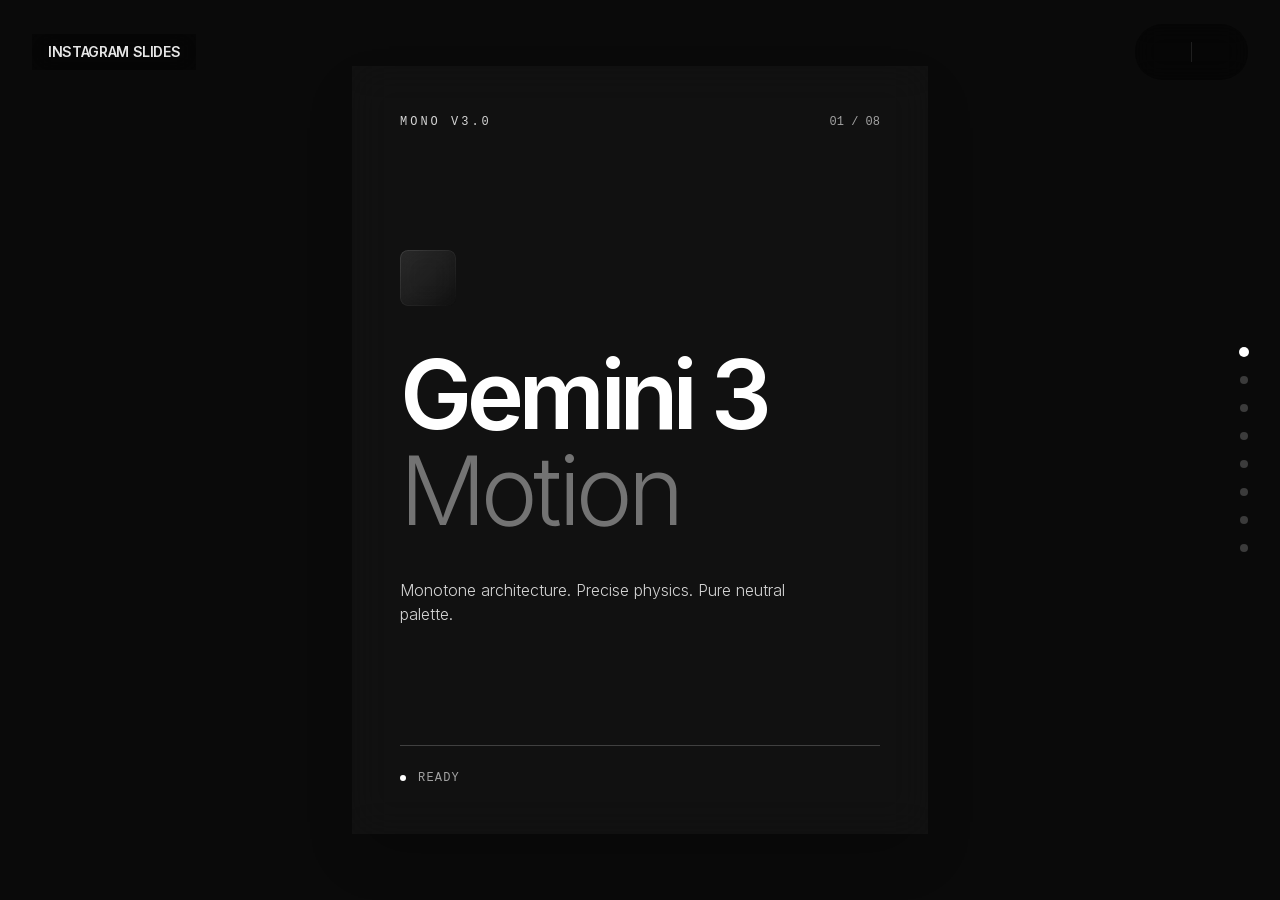
<file: Referencias/Componentes/animations-gemini/index.html>
<html lang="en"><head><meta charset="utf-8"/>
<meta content="width=device-width, initial-scale=1.0" name="viewport"/>
<title>Gemini 3 Animation Guide - Monotone V2</title>
<!-- Scripts -->
<script src="assets/resource_3fa48481346f.js"></script>
<script src="assets/iconify-icon_e19829e7f0e8.js"></script>
<link href="assets/css2_d532a689d235.css" rel="stylesheet"/>
<style>
/* Base Setup */
:root {
--bg-deep: #050505;
}
body {
font-family: 'Inter', sans-serif;
background-color: var(--bg-deep);
color: #e5e5e5;
scrollbar-width: none;
-ms-overflow-style: none;
}
body::-webkit-scrollbar {
display: none;
}
html {
scroll-behavior: smooth;
}
/* Animations */
@keyframes animationIn {
0% { opacity: 0; transform: translateY(30px); filter: blur(10px); }
100% { opacity: 1; transform: translateY(0); filter: blur(0px); }
}
@keyframes marquee {
0% { transform: translateX(0); }
100% { transform: translateX(-50%); }
}
.animate-marquee { animation: marquee 40s linear infinite; }
@keyframes shimmer {
from { transform: translateX(-100%) skewX(-15deg); }
to { transform: translateX(200%) skewX(-15deg); }
}
@keyframes textSlide {
0% { transform: translateY(110%); opacity: 0; }
100% { transform: translateY(0); opacity: 1; }
}
.text-clip-anim span {
display: inline-block;
animation: textSlide 0.9s cubic-bezier(0.16, 1, 0.3, 1) forwards;
opacity: 0;
}
/* Flashlight Effect */
.flashlight-card { background: rgba(255, 255, 255, 0.01); }
.flashlight-card::before {
content: "";
position: absolute;
inset: 0px;
background: radial-gradient(
800px circle at var(--mouse-x) var(--mouse-y),
rgba(255, 255, 255, 0.08),
transparent 40%
);
opacity: 0;
transition: opacity 0.5s;
pointer-events: none;
z-index: 2;
}
.flashlight-card:hover::before { opacity: 1; }
/* Utility */
.glass-panel {
background: rgba(23, 23, 23, 0.6);
backdrop-filter: blur(20px);
}
</style>
<link href="assets/css2_86e10c4bcbd4.css" id="all-fonts-link-font-geist" rel="stylesheet"/><style id="all-fonts-style-font-geist">.font-geist { font-family: 'Geist', sans-serif !important; }</style><link href="assets/css2_0fc20595ebff.css" id="all-fonts-link-font-roboto" rel="stylesheet"/><style id="all-fonts-style-font-roboto">.font-roboto { font-family: 'Roboto', sans-serif !important; }</style><link href="assets/css2_23afcbef9bdd.css" id="all-fonts-link-font-montserrat" rel="stylesheet"/><style id="all-fonts-style-font-montserrat">.font-montserrat { font-family: 'Montserrat', sans-serif !important; }</style><link href="assets/css2_82ced711bf49.css" id="all-fonts-link-font-poppins" rel="stylesheet"/><style id="all-fonts-style-font-poppins">.font-poppins { font-family: 'Poppins', sans-serif !important; }</style><link href="assets/css2_fa22aa91016e.css" id="all-fonts-link-font-playfair" rel="stylesheet"/><style id="all-fonts-style-font-playfair">.font-playfair { font-family: 'Playfair Display', serif !important; }</style><link href="assets/css2_2b2d87bc82d8.css" id="all-fonts-link-font-instrument-serif" rel="stylesheet"/><style id="all-fonts-style-font-instrument-serif">.font-instrument-serif { font-family: 'Instrument Serif', serif !important; }</style><link href="assets/css2_4fef849c83da.css" id="all-fonts-link-font-merriweather" rel="stylesheet"/><style id="all-fonts-style-font-merriweather">.font-merriweather { font-family: 'Merriweather', serif !important; }</style><link href="assets/css2_a7b22b336fe1.css" id="all-fonts-link-font-bricolage" rel="stylesheet"/><style id="all-fonts-style-font-bricolage">.font-bricolage { font-family: 'Bricolage Grotesque', sans-serif !important; }</style><link href="assets/css2_0b2072b66163.css" id="all-fonts-link-font-jakarta" rel="stylesheet"/><style id="all-fonts-style-font-jakarta">.font-jakarta { font-family: 'Plus Jakarta Sans', sans-serif !important; }</style><link href="assets/css2_9b8bf743d4a8.css" id="all-fonts-link-font-manrope" rel="stylesheet"/><style id="all-fonts-style-font-manrope">.font-manrope { font-family: 'Manrope', sans-serif !important; }</style><link href="assets/css2_8e191ef32247.css" id="all-fonts-link-font-space-grotesk" rel="stylesheet"/><style id="all-fonts-style-font-space-grotesk">.font-space-grotesk { font-family: 'Space Grotesk', sans-serif !important; }</style><link href="assets/css2_70fd47a02eed.css" id="all-fonts-link-font-work-sans" rel="stylesheet"/><style id="all-fonts-style-font-work-sans">.font-work-sans { font-family: 'Work Sans', sans-serif !important; }</style><link href="assets/css2_b52fc18295f8.css" id="all-fonts-link-font-pt-serif" rel="stylesheet"/><style id="all-fonts-style-font-pt-serif">.font-pt-serif { font-family: 'PT Serif', serif !important; }</style><link href="assets/css2_62759cd015bd.css" id="all-fonts-link-font-geist-mono" rel="stylesheet"/><style id="all-fonts-style-font-geist-mono">.font-geist-mono { font-family: 'Geist Mono', monospace !important; }</style><link href="assets/css2_f495c2faa2a6.css" id="all-fonts-link-font-space-mono" rel="stylesheet"/><style id="all-fonts-style-font-space-mono">.font-space-mono { font-family: 'Space Mono', monospace !important; }</style><link href="assets/css2_6f16cdd6fd9f.css" id="all-fonts-link-font-quicksand" rel="stylesheet"/><style id="all-fonts-style-font-quicksand">.font-quicksand { font-family: 'Quicksand', sans-serif !important; }</style><link href="assets/css2_94cb6f0c406a.css" id="all-fonts-link-font-nunito" rel="stylesheet"/><style id="all-fonts-style-font-nunito">.font-nunito { font-family: 'Nunito', sans-serif !important; }</style><style id="border-gradient-shared-style">
[style*="--border-gradient"]::before {
content: "";
position: absolute;
inset: 0;
padding: 1px;
border-radius: var(--border-radius-before, inherit);
-webkit-mask: linear-gradient(#fff 0 0) content-box,
linear-gradient(#fff 0 0);
-webkit-mask-composite: xor;
mask-composite: exclude;
background: var(--border-gradient);
pointer-events: none;
}</style> <style>
/* 3D Transform utilities */
</style>
<script>
// Configure Tailwind to include our custom 3D transform utilities
tailwind.config = {
theme: {
extend: {
// Add any custom theme extensions here if needed
}
},
plugins: [
function({ addUtilities }) {
const rotateXUtilities = {};
const rotateYUtilities = {};
const rotateZUtilities = {};
const rotateValues = [0, 5, 10, 15, 20, 30, 45, 75];
// Generate rotate-x utilities
rotateValues.forEach((value) => {
rotateXUtilities[`.rotate-x-${value}`] = {
'--tw-rotate-x': `${value}deg`,
transform: `
translate3d(var(--tw-translate-x, 0), var(--tw-translate-y, 0), var(--tw-translate-z, 0))
rotateX(var(--tw-rotate-x, 0))
rotateY(var(--tw-rotate-y, 0))
rotateZ(var(--tw-rotate-z, 0))
skewX(var(--tw-skew-x, 0))
skewY(var(--tw-skew-y, 0))
scaleX(var(--tw-scale-x, 1))
scaleY(var(--tw-scale-y, 1))
`.replace(/\\s+/g, ' ').trim(),
};
if (value !== 0) {
rotateXUtilities[`.-rotate-x-${value}`] = {
'--tw-rotate-x': `-${value}deg`,
transform: `
translate3d(var(--tw-translate-x, 0), var(--tw-translate-y, 0), var(--tw-translate-z, 0))
rotateX(var(--tw-rotate-x, 0))
rotateY(var(--tw-rotate-y, 0))
rotateZ(var(--tw-rotate-z, 0))
skewX(var(--tw-skew-x, 0))
skewY(var(--tw-skew-y, 0))
scaleX(var(--tw-scale-x, 1))
scaleY(var(--tw-scale-y, 1))
`.replace(/\\s+/g, ' ').trim(),
};
}
});
// Generate rotate-y utilities
rotateValues.forEach((value) => {
rotateYUtilities[`.rotate-y-${value}`] = {
'--tw-rotate-y': `${value}deg`,
transform: `
translate3d(var(--tw-translate-x, 0), var(--tw-translate-y, 0), var(--tw-translate-z, 0))
rotateX(var(--tw-rotate-x, 0))
rotateY(var(--tw-rotate-y, 0))
rotateZ(var(--tw-rotate-z, 0))
skewX(var(--tw-skew-x, 0))
skewY(var(--tw-skew-y, 0))
scaleX(var(--tw-scale-x, 1))
scaleY(var(--tw-scale-y, 1))
`.replace(/\\s+/g, ' ').trim(),
};
if (value !== 0) {
rotateYUtilities[`.-rotate-y-${value}`] = {
'--tw-rotate-y': `-${value}deg`,
transform: `
translate3d(var(--tw-translate-x, 0), var(--tw-translate-y, 0), var(--tw-translate-z, 0))
rotateX(var(--tw-rotate-x, 0))
rotateY(var(--tw-rotate-y, 0))
rotateZ(var(--tw-rotate-z, 0))
skewX(var(--tw-skew-x, 0))
skewY(var(--tw-skew-y, 0))
scaleX(var(--tw-scale-x, 1))
scaleY(var(--tw-scale-y, 1))
`.replace(/\\s+/g, ' ').trim(),
};
}
});
// Generate rotate-z utilities
rotateValues.forEach((value) => {
rotateZUtilities[`.rotate-z-${value}`] = {
'--tw-rotate-z': `${value}deg`,
transform: `
translate3d(var(--tw-translate-x, 0), var(--tw-translate-y, 0), var(--tw-translate-z, 0))
rotateX(var(--tw-rotate-x, 0))
rotateY(var(--tw-rotate-y, 0))
rotateZ(var(--tw-rotate-z, 0))
skewX(var(--tw-skew-x, 0))
skewY(var(--tw-skew-y, 0))
scaleX(var(--tw-scale-x, 1))
scaleY(var(--tw-scale-y, 1))
`.replace(/\\s+/g, ' ').trim(),
};
if (value !== 0) {
rotateZUtilities[`.-rotate-z-${value}`] = {
'--tw-rotate-z': `-${value}deg`,
transform: `
translate3d(var(--tw-translate-x, 0), var(--tw-translate-y, 0), var(--tw-translate-z, 0))
rotateX(var(--tw-rotate-x, 0))
rotateY(var(--tw-rotate-y, 0))
rotateZ(var(--tw-rotate-z, 0))
skewX(var(--tw-skew-x, 0))
skewY(var(--tw-skew-y, 0))
scaleX(var(--tw-scale-x, 1))
scaleY(var(--tw-scale-y, 1))
`.replace(/\\s+/g, ' ').trim(),
};
}
});
// Perspective utilities
const perspectiveUtilities = {
".perspective-none": { perspective: "none" },
".perspective-dramatic": { perspective: "100px" },
".perspective-near": { perspective: "300px" },
".perspective-normal": { perspective: "500px" },
".perspective-midrange": { perspective: "800px" },
".perspective-distant": { perspective: "1200px" },
};
// Transform style utilities
const transformStyleUtilities = {
".transform-style-preserve-3d": { "transform-style": "preserve-3d" },
".transform-style-flat": { "transform-style": "flat" },
};
addUtilities({
...rotateXUtilities,
...rotateYUtilities,
...rotateZUtilities,
...perspectiveUtilities,
...transformStyleUtilities,
});
}
]
};
</script></head>
<body class="antialiased selection:bg-white/20 selection:text-white relative bg-neutral-950 overflow-hidden">
<!-- Fixed Header -->
<header class="fixed top-0 left-0 right-0 z-[60] px-4 md:px-8 py-4 md:py-6 flex justify-between items-center pointer-events-none">
<div class="pointer-events-auto">
<h1 class="text-xs md:text-sm font-semibold tracking-tight text-white uppercase opacity-90 backdrop-blur-md px-3 md:px-4 py-2 rounded-none bg-black/40">
                Instagram Slides
            </h1>
</div>
<div class="pointer-events-auto flex items-center gap-2 backdrop-blur-md p-2 rounded-full bg-black/40">
<button class="w-8 h-8 md:w-10 md:h-10 flex items-center justify-center rounded-full hover:bg-white/10 transition-colors text-white/70 hover:text-white" onclick="navigateSlide(-1)">
<iconify-icon class="md:w-6 md:h-6" icon="solar:alt-arrow-up-bold-duotone" width="20"></iconify-icon>
</button>
<div class="w-[1px] h-4 md:h-5 bg-white/10"></div>
<button class="w-8 h-8 md:w-10 md:h-10 flex items-center justify-center rounded-full hover:bg-white/10 transition-colors text-white/70 hover:text-white" onclick="navigateSlide(1)">
<iconify-icon class="md:w-6 md:h-6" icon="solar:alt-arrow-down-bold-duotone" width="20"></iconify-icon>
</button>
</div>
</header>
<!-- Navigation Dots (Hidden on Mobile) -->
<div class="fixed right-8 top-1/2 -translate-y-1/2 z-[60] hidden md:flex flex-col gap-5" id="nav-dots">
<a aria-label="Go to slide 1" class="nav-dot w-2 h-2 rounded-full hover:bg-white transition-all duration-300" href="#section-1"></a>
<a aria-label="Go to slide 2" class="nav-dot w-2 h-2 rounded-full hover:bg-white transition-all duration-300" href="#section-2"></a>
<a aria-label="Go to slide 3" class="nav-dot w-2 h-2 rounded-full hover:bg-white transition-all duration-300" href="#section-3"></a>
<a aria-label="Go to slide 4" class="nav-dot w-2 h-2 rounded-full hover:bg-white transition-all duration-300" href="#section-4"></a>
<a aria-label="Go to slide 5" class="nav-dot w-2 h-2 rounded-full hover:bg-white transition-all duration-300" href="#section-5"></a>
<a aria-label="Go to slide 6" class="nav-dot w-2 h-2 rounded-full hover:bg-white transition-all duration-300" href="#section-6"></a>
<a aria-label="Go to slide 7" class="nav-dot w-2 h-2 rounded-full hover:bg-white transition-all duration-300" href="#section-7"></a>
<a aria-label="Go to slide 8" class="nav-dot w-2 h-2 rounded-full hover:bg-white transition-all duration-300" href="#section-8"></a>
</div>
<!-- Scroll Container -->
<main class="overflow-y-scroll snap-y snap-mandatory scroll-smooth w-full h-screen relative" id="main-scroll">
<!-- Slide 1: Cover -->
<section class="snap-start shrink-0 flex w-full h-screen pt-0 pr-0 pb-0 pl-0 relative items-center justify-center" data-index="0" id="section-1">
<div class="h-full md:h-auto md:aspect-[3/4] glass-panel overflow-hidden flex flex-col group bg-center w-full max-w-none md:max-w-xl bg-cover rounded-none pt-20 md:pt-12 pr-6 md:pr-12 pb-12 pl-6 md:pl-12 relative shadow-2xl justify-between bg-[url(https://hoirqrkdgbmvpwutwuwj.supabase.co/storage/v1/object/public/assets/assets/53970266-f8db-425c-8883-5535f3e41c4d_1600w.webp)]" style="transition: outline 0.1s ease-in-out;">
<div class="flex justify-between items-center opacity-70 animate-on-scroll [animation:animationIn_0.8s_ease-out_0.1s_both] animate">
<span class="text-xs uppercase tracking-[0.25em] font-mono text-neutral-300">Mono V3.0</span>
<span class="text-xs font-mono text-neutral-400">01 / 08</span>
</div>
<div class="relative z-10 space-y-6 md:space-y-10">
<div class="flex animate-on-scroll [animation:animationIn_0.8s_ease-out_0.2s_both] animate bg-gradient-to-br from-white/10 to-white/0 w-12 h-12 md:w-14 md:h-14 rounded-lg mb-4 md:mb-6 backdrop-blur-md items-center justify-center" style="position: relative; --border-gradient: linear-gradient(135deg, rgba(255, 255, 255, 0.1), rgba(255, 255, 255, 0)); --border-radius-before: 8px">
<!-- Solar Icon -->
<iconify-icon class="text-2xl md:text-3xl text-white" icon="solar:stars-minimalistic-bold-duotone"></iconify-icon>
</div>
<h1 class="leading-[0.9] animate-on-scroll [animation:animationIn_0.8s_ease-out_0.3s_both] animate text-6xl md:text-8xl font-semibold text-white tracking-tighter">
          Gemini 3<br/>
<span class="font-light text-neutral-500">Motion</span>
</h1>
<p class="leading-relaxed animate-on-scroll [animation:animationIn_0.8s_ease-out_0.4s_both] animate text-sm md:text-base font-light text-neutral-300 max-w-[90%]">
          Monotone architecture. Precise physics. Pure neutral palette.
        </p>
</div>
<div class="space-y-6 animate-on-scroll [animation:animationIn_0.8s_ease-out_0.6s_both] animate">
<div class="h-[1px] w-full bg-white/20"></div>
<div class="flex justify-between items-end">
<div class="flex items-center gap-3 text-xs text-neutral-400 font-mono uppercase tracking-widest">
<span class="w-1.5 h-1.5 bg-white rounded-full animate-pulse"></span>
            Ready
          </div>
<iconify-icon class="text-2xl text-white animate-bounce" icon="solar:arrow-down-bold-duotone"></iconify-icon>
</div>
</div>
</div>
</section>
<!-- Slide 2: Intro -->
<section class="snap-start shrink-0 flex w-full h-screen pt-0 pr-0 pb-0 pl-0 relative items-center justify-center" data-index="1" id="section-2">
<div class="h-full md:h-auto md:aspect-[3/4] glass-panel overflow-hidden flex flex-col bg-center w-full bg-[url(https://hoirqrkdgbmvpwutwuwj.supabase.co/storage/v1/object/public/assets/assets/d1e715c0-e250-4e7f-a4f5-433e96d81f31_1600w.webp)] max-w-none md:max-w-xl bg-cover rounded-none pt-20 md:pt-12 pr-6 md:pr-12 pb-12 pl-6 md:pl-12 relative">
<span class="text-xs uppercase tracking-[0.25em] font-mono text-neutral-400 mb-6 md:mb-10 block animate-on-scroll [animation:animationIn_0.8s_ease-out_0.1s_both]">02 — Intro</span>
<h2 class="animate-on-scroll [animation:animationIn_0.8s_ease-out_0.2s_both] text-4xl md:text-6xl font-medium text-white tracking-tight mb-4 md:mb-6">
        Enhance with<br/><span class="text-neutral-500">Motion</span></h2>
<p class="text-sm md:text-base text-neutral-400 mb-8 md:mb-12 leading-relaxed max-w-md animate-on-scroll [animation:animationIn_0.8s_ease-out_0.3s_both]">
        Structure: Hero intro, hover interactions, reveal.
      </p>
<div class="flex-1 bg-neutral-900/60 rounded-none p-4 md:p-6 relative overflow-hidden group animate-on-scroll [animation:animationIn_0.8s_ease-out_0.4s_both]">
<div class="bg-center bg-gradient-to-br from-black/10 to-black/0 opacity-100 absolute top-0 right-0 bottom-0 left-0 backdrop-blur-lg">
</div>
<div class="z-10 mt-2 relative space-y-4">
<div class="animate-on-scroll [animation:animationIn_0.8s_ease-out_0.5s_both] bg-gradient-to-br from-white/10 to-white/0 w-2/3 h-8 rounded-none backdrop-blur">
</div>
<div class="animate-on-scroll [animation:animationIn_0.8s_ease-out_0.6s_both] bg-gradient-to-br from-white/10 to-white/0 w-full h-16 md:h-24 rounded-none backdrop-blur">
</div>
<div class="flex gap-3">
<div class="animate-on-scroll [animation:animationIn_0.8s_ease-out_0.7s_both] bg-gradient-to-br from-white/10 to-white/0 w-1/2 h-16 md:h-20 rounded-none backdrop-blur">
</div>
<div class="animate-on-scroll [animation:animationIn_0.8s_ease-out_0.8s_both] bg-gradient-to-br from-white/10 to-white/0 w-1/2 h-16 md:h-20 rounded-none backdrop-blur">
</div>
</div>
</div>
<div class="absolute bottom-6 left-6 right-6 bg-black/80 backdrop-blur-md p-4 rounded-none animate-on-scroll [animation:animationIn_0.8s_ease-out_1s_both]">
<p class="leading-tight text-xs md:text-base text-neutral-300 font-mono">
            "Animate when in view: fade in, slide in, blur in..."
          </p>
</div>
</div>
</div>
</section>
<!-- Slide 3: Buttons -->
<section class="snap-start shrink-0 flex w-full h-screen pt-0 pr-0 pb-0 pl-0 relative items-center justify-center" data-index="2" id="section-3">
<div class="h-full md:h-auto md:aspect-[3/4] glass-panel overflow-hidden flex flex-col bg-center w-full bg-[url(https://hoirqrkdgbmvpwutwuwj.supabase.co/storage/v1/object/public/assets/assets/6ea6d66c-a7a6-4548-9b3f-680a206078c3_1600w.webp)] max-w-none md:max-w-xl bg-cover rounded-none pt-20 md:pt-12 pr-6 md:pr-12 pb-12 pl-6 md:pl-12 relative items-center justify-center">
<div class="absolute top-20 md:top-12 left-6 md:left-12 right-6 md:right-12">
<span class="text-xs uppercase tracking-[0.25em] font-mono text-neutral-400">03 — Buttons</span>
<h2 class="text-4xl md:text-5xl font-medium text-white tracking-tight mt-4">Beam Animation</h2>
</div>
<div class="group animate-on-scroll [animation:animationIn_0.8s_ease-out_0.3s_both] mt-20 md:mt-80 relative scale-110 md:scale-125">
<div class="-inset-2 group-hover:opacity-100 transition duration-500 bg-neutral-600/30 opacity-0 rounded-full absolute blur-xl">
</div>
<!-- Shimmer Beam Animation Layer -->
<div class="absolute -inset-[1px] rounded-full overflow-hidden opacity-0 group-hover:opacity-100 transition duration-500 pointer-events-none">
<div class="absolute top-1/2 left-1/2 -translate-x-1/2 -translate-y-1/2 w-[300%] h-[300%] bg-[conic-gradient(from_0deg,transparent_0_340deg,white_360deg)] animate-[spin_2s_linear_infinite]"></div>
</div>
<button class="group relative z-10 flex items-center justify-center overflow-hidden rounded-full p-[1px] leading-none">
<span class="absolute inset-[-1000%] animate-[spin_2s_linear_infinite] bg-[conic-gradient(from_0deg,transparent_0_340deg,white_360deg)]"></span>
<span class="relative flex h-full w-full items-center rounded-full bg-black pt-4 pr-10 pb-4 pl-10 ring-1 ring-white/10">
<span class="absolute inset-0 overflow-hidden rounded-full">
<span class="absolute top-0 left-0 h-full w-full -skew-x-12 bg-gradient-to-r from-transparent via-white/20 to-transparent opacity-0 group-hover:animate-[shimmer_1.5s_infinite] group-hover:opacity-100"></span>
</span>
<span class="relative z-10 flex items-center">
<span class="text-lg font-medium tracking-wide text-white">Get Access</span>
</span>
<span class="relative z-10 ml-4 flex items-center text-neutral-500 transition duration-200 group-hover:translate-x-1 group-hover:text-white">
<iconify-icon class="text-2xl" icon="solar:arrow-right-bold-duotone"></iconify-icon>
</span>
</span>
</button>
</div>
<div class="mt-20 p-6 border-l-2 border-white/20 rounded-none w-full animate-on-scroll [animation:animationIn_0.8s_ease-out_0.5s_both]">
<p class="leading-relaxed text-sm md:text-base text-neutral-400 font-mono">
<span class="text-white">Prompt:</span> "Add a 1px shimmer beam animation around the pill-shaped button on
          hover."
        </p>
</div>
</div>
</section>
<!-- Slide 4: Typography -->
<section class="h-screen w-full snap-start shrink-0 flex items-center justify-center relative p-0" data-index="3" id="section-4">
<div class="h-full md:h-auto md:aspect-[3/4] glass-panel overflow-hidden flex flex-col bg-neutral-900/50 w-full max-w-none md:max-w-xl rounded-none pt-20 md:pt-12 pr-6 md:pr-12 pb-12 pl-6 md:pl-12 relative justify-center">
<span class="absolute top-20 md:top-12 left-6 md:left-12 text-xs uppercase tracking-[0.25em] font-mono text-neutral-500 animate-on-scroll [animation:animationIn_0.8s_ease-out_0.1s_both]">04 — Typography</span>
<div class="space-y-1">
<div class="flex animate-on-scroll [animation:animationIn_0.8s_ease-out_0.2s_both]">
<h2 class="text-5xl md:text-7xl font-semibold text-white tracking-tighter" style="animation-delay: 0s">Clip-path</h2>
</div>
<div class="flex animate-on-scroll [animation:animationIn_0.8s_ease-out_0.3s_both]">
<h2 class="text-5xl md:text-7xl font-semibold text-neutral-600 tracking-tighter" style="animation-delay: 0.1s">Typography</h2>
</div>
<div class="flex animate-on-scroll [animation:animationIn_0.8s_ease-out_0.4s_both]">
<h2 class="text-5xl md:text-7xl font-semibold text-neutral-800 tracking-tighter" style="animation-delay: 0.2s">Animation</h2>
</div>
</div>
<div class="animate-on-scroll [animation:animationIn_0.8s_ease-out_0.6s_both] text-sm md:text-base font-light text-neutral-500 border-neutral-800 border-l-2 mt-16 pl-6">
        "Add a vertical text clip slide down animation letter by letter"
      </div>
</div>
</section>
<!-- Slide 5: Logos -->
<section class="snap-start shrink-0 flex w-full h-screen pt-0 pr-0 pb-0 pl-0 relative items-center justify-center" data-index="4" id="section-5">
<div class="h-full md:h-auto md:aspect-[3/4] glass-panel overflow-hidden flex flex-col w-full max-w-none md:max-w-xl rounded-none p-0 relative justify-center bg-neutral-900/40">
<div class="p-6 md:p-12 pb-0">
<span class="text-xs uppercase tracking-[0.25em] font-mono text-neutral-500 animate-on-scroll [animation:animationIn_0.8s_ease-out_0.1s_both]">05 — Social Proof</span>
<h2 class="text-4xl md:text-5xl font-medium tracking-tight mt-4 mb-8 md:mb-16 text-white animate-on-scroll [animation:animationIn_0.8s_ease-out_0.2s_both]">
          Infinite Loop</h2>
</div>
<div class="relative w-full py-12 md:py-16 border-y border-white/5 bg-black/40 animate-on-scroll [animation:animationIn_0.8s_ease-out_0.4s_both]">
<div class="absolute left-0 top-0 bottom-0 w-12 md:w-24 z-10 bg-gradient-to-r from-[#0d0d0d] to-transparent"></div>
<div class="absolute right-0 top-0 bottom-0 w-12 md:w-24 z-10 bg-gradient-to-l from-[#0d0d0d] to-transparent"></div>
<div class="flex overflow-hidden w-full">
<div class="flex animate-marquee whitespace-nowrap gap-8 md:gap-16 items-center">
<!-- Brand icons -->
<iconify-icon class="text-2xl md:text-3xl text-neutral-400" icon="simple-icons:nvidia"></iconify-icon>
<iconify-icon class="text-2xl md:text-3xl text-neutral-400" icon="simple-icons:linear"></iconify-icon>
<iconify-icon class="text-2xl md:text-3xl text-neutral-400" icon="simple-icons:vercel"></iconify-icon>
<iconify-icon class="text-2xl md:text-3xl text-neutral-400" icon="simple-icons:apple"></iconify-icon>
<iconify-icon class="text-4xl md:text-5xl text-neutral-400" icon="simple-icons:stripe"></iconify-icon>
<iconify-icon class="text-4xl md:text-5xl text-neutral-400" icon="simple-icons:spacex"></iconify-icon>
<iconify-icon class="text-2xl md:text-3xl text-neutral-400" icon="simple-icons:nvidia"></iconify-icon>
<iconify-icon class="text-2xl md:text-3xl text-neutral-400" icon="simple-icons:linear"></iconify-icon>
<iconify-icon class="text-2xl md:text-3xl text-neutral-400" icon="simple-icons:vercel"></iconify-icon>
<iconify-icon class="text-2xl md:text-3xl text-neutral-400" icon="simple-icons:apple"></iconify-icon>
<iconify-icon class="text-4xl md:text-5xl text-neutral-400" icon="simple-icons:stripe"></iconify-icon>
<iconify-icon class="text-4xl md:text-5xl text-neutral-400" icon="simple-icons:spacex"></iconify-icon>
</div>
</div>
</div>
<div class="pt-8 pr-6 md:pr-12 pb-12 pl-6 md:pl-12">
<p class="animate-on-scroll [animation:animationIn_0.8s_ease-out_0.6s_both] text-sm md:text-base text-neutral-400 font-mono">
          "Add a marquis infinite loop slow animation using alpha mask"
        </p>
</div>
</div>
</section>
<!-- Slide 6: Switching -->
<section class="h-screen w-full snap-start shrink-0 flex items-center justify-center relative p-0" data-index="5" id="section-6">
<div class="h-full md:h-auto md:aspect-[3/4] glass-panel overflow-hidden flex flex-col bg-center w-full bg-[url(https://hoirqrkdgbmvpwutwuwj.supabase.co/storage/v1/object/public/assets/assets/47ccf769-0cb4-4a95-804e-cc919fd6d449_1600w.webp)] max-w-none md:max-w-xl bg-cover rounded-none pt-20 md:pt-12 pr-6 md:pr-12 pb-12 pl-6 md:pl-12 relative items-center justify-center">
<span class="absolute top-20 md:top-12 left-6 md:left-12 text-xs uppercase tracking-[0.25em] font-mono text-neutral-500 animate-on-scroll [animation:animationIn_0.8s_ease-out_0.1s_both]">06 — Switching</span>
<div class="flex animate-on-scroll [animation:animationIn_0.8s_ease-out_0.3s_both] w-full h-80 relative perspective-1000 items-center justify-center">
<div class="absolute w-[80%] h-[80%] bg-neutral-800/80 backdrop-blur rounded-none -translate-y-6 scale-95 opacity-40">
</div>
<div class="flex flex-col transition-all duration-500 hover:scale-[1.02] z-10 bg-stone-950 w-[85%] h-[85%] ring-white/10 ring-1 rounded-none pt-8 pr-8 pb-8 pl-8 absolute shadow-2xl">
<div class="flex bg-gradient-to-br from-white/10 to-white/0 w-12 h-12 rounded-none mb-6 items-center justify-center">
<iconify-icon class="text-2xl text-white" icon="solar:database-bold-duotone"></iconify-icon>
</div>
<div class="bg-gradient-to-br from-white/10 to-white/0 w-16 h-3 rounded-sm mb-6"></div>
<div class="bg-gradient-to-br from-white/10 to-white/0 w-full h-3 rounded-sm mb-3"></div>
<div class="bg-gradient-to-br from-white/10 to-white/0 w-2/3 h-3 rounded-sm"></div>
</div>
<div class="absolute -bottom-12 flex gap-6">
<button class="flex hover:bg-white hover:text-black transition-colors text-neutral-400 bg-neutral-900 w-12 h-12 rounded-full items-center justify-center" style="position: relative; --border-gradient: linear-gradient(135deg, rgba(255, 255, 255, 0.1), rgba(255, 255, 255, 0)); --border-radius-before: 9999px">
<iconify-icon class="text-xl" icon="solar:arrow-left-bold-duotone"></iconify-icon>
</button>
<button class="flex hover:bg-white hover:text-black transition-colors text-neutral-400 bg-neutral-900 w-12 h-12 rounded-full items-center justify-center" style="position: relative; --border-gradient: linear-gradient(135deg, rgba(255, 255, 255, 0.1), rgba(255, 255, 255, 0)); --border-radius-before: 9999px">
<iconify-icon class="text-xl" icon="solar:arrow-right-bold-duotone"></iconify-icon>
</button>
</div>
</div>
<div class="mt-24 pt-8 pr-6 md:pr-12 pb-12 pl-6 md:pl-12">
<p class="animate-on-scroll [animation:animationIn_0.8s_ease-out_0.6s_both] text-sm md:text-base text-neutral-400 font-mono">"Animate the cards to rotate between 3 cards in a loop. Add prev/next arrows to switch between cards."</p>
</div></div>
</section>
<!-- Slide 7: Interaction -->
<section class="h-screen w-full snap-start shrink-0 flex items-center justify-center relative p-0" data-index="6" id="section-7">
<div class="h-full md:h-auto md:aspect-[3/4] glass-panel overflow-hidden flex flex-col bg-center w-full bg-[url(https://hoirqrkdgbmvpwutwuwj.supabase.co/storage/v1/object/public/assets/assets/7b8e6a1f-44f9-49ef-a26c-bf0d87724acf_1600w.webp)] max-w-none md:max-w-xl bg-cover rounded-none pt-20 md:pt-12 pr-6 md:pr-12 pb-12 pl-6 md:pl-12 relative justify-center">
<span class="absolute top-20 md:top-12 left-6 md:left-12 text-xs uppercase tracking-[0.25em] font-mono text-neutral-500 animate-on-scroll [animation:animationIn_0.8s_ease-out_0.1s_both]">07 — Interaction</span>
<h2 class="text-4xl md:text-5xl font-medium tracking-tight mb-8 md:mb-12 text-white animate-on-scroll [animation:animationIn_0.8s_ease-out_0.2s_both]">
        Flashlight Reveal</h2>
<div class="grid grid-cols-2 gap-x-4 md:gap-x-6 gap-y-4 md:gap-y-6">
<div class="flashlight-card relative aspect-square border-0 bg-neutral-900/60 ring-1 ring-white/5 rounded-none p-4 md:p-6 flex flex-col justify-end group overflow-hidden animate-on-scroll [animation:animationIn_0.8s_ease-out_0.4s_both]" onmousemove="const rect = this.getBoundingClientRect(); this.style.setProperty('--mouse-x', `${event.clientX - rect.left}px`); this.style.setProperty('--mouse-y', `${event.clientY - rect.top}px`);">
<iconify-icon class="text-3xl md:text-5xl text-neutral-500 mb-2 md:mb-4 group-hover:text-white transition-colors duration-500" icon="solar:layers-minimalistic-bold-duotone"></iconify-icon>
<div class="text-xs md:text-sm text-neutral-400 font-medium tracking-wide">Hover Me</div>
</div>
<div class="flashlight-card aspect-square flex flex-col group overflow-hidden animate-on-scroll [animation:animationIn_0.8s_ease-out_0.6s_both] bg-neutral-900/60 border-0 ring-white/5 ring-1 rounded-none p-4 md:p-6 relative backdrop-blur justify-end" onmousemove="const rect = this.getBoundingClientRect(); this.style.setProperty('--mouse-x', `${event.clientX - rect.left}px`); this.style.setProperty('--mouse-y', `${event.clientY - rect.top}px`);" style="--mouse-x: 106.5px; --mouse-y: 219px;">
<iconify-icon class="text-3xl md:text-5xl text-neutral-500 mb-2 md:mb-4 group-hover:text-white transition-colors duration-500" icon="solar:cpu-bold-duotone"></iconify-icon>
<div class="text-xs md:text-sm text-neutral-400 font-medium tracking-wide">Trace Border</div>
</div>
</div>
<div class="mt-8 md:mt-10 text-xs text-neutral-500 font-mono animate-on-scroll [animation:animationIn_0.8s_ease-out_0.8s_both]">
        "Add a subtle flashlight effect on hover/mouse position to background."
      </div>
</div>
</section>
<!-- Slide 8: End -->
<section class="h-screen w-full snap-start shrink-0 flex items-center justify-center relative p-0" data-index="7" id="section-8">
<div class="h-full md:h-auto md:aspect-[3/4] glass-panel overflow-hidden flex flex-col bg-center w-full bg-[url(https://hoirqrkdgbmvpwutwuwj.supabase.co/storage/v1/object/public/assets/assets/67df17f7-9681-4bd3-927b-ac569042a884_1600w.webp)] max-w-none md:max-w-xl bg-cover rounded-none pt-0 pr-0 pb-0 pl-0 relative justify-between">
<div class="p-6 md:p-12 pt-20 md:pt-12">
<span class="text-xs uppercase tracking-[0.25em] font-mono text-neutral-500 animate-on-scroll [animation:animationIn_0.8s_ease-out_0.1s_both]">08 — End</span>
<h1 class="animate-on-scroll [animation:animationIn_0.8s_ease-out_0.2s_both] text-5xl md:text-7xl font-medium text-white tracking-tighter mt-6 mb-4">
          Build Better<br/>Interfaces.</h1>
</div>
<div class="overflow-hidden mask-image-gradient animate-on-scroll [animation:animationIn_0.8s_ease-out_0.4s_both] h-48 md:h-56 z-10 relative" style="mask-image: linear-gradient(180deg, transparent, black 20%, black 95%, transparent); -webkit-mask-image: linear-gradient(180deg, transparent, black 20%, black 95%, transparent);">
<div class="space-y-4 p-6 md:p-8 opacity-60 grayscale hover:grayscale-0 transition-all duration-700">
<div class="bg-gradient-to-br from-black/0 via-black/10 to-black/0 ring-white/5 ring-1 rounded-none px-4 py-4 md:px-6 md:py-6 backdrop-blur-sm">
<p class="text-sm md:text-base text-neutral-300">"The beam effect is subtle but changes everything."</p>
</div>
<div class="bg-gradient-to-br from-black/0 via-black/10 to-black/0 ring-white/5 ring-1 rounded-none ml-4 md:ml-8 px-4 py-4 md:px-6 md:py-6 backdrop-blur-sm">
<p class="text-sm md:text-base text-neutral-300">"Gemini 3 understands motion physics."</p>
</div>
<div class="bg-gradient-to-br from-black/0 via-black/10 to-black/0 rounded-none ring-white/5 ring-1 px-4 py-4 md:px-6 md:py-6 backdrop-blur-sm">
<p class="text-xs md:text-sm text-neutral-300">"Cleanest implementation of glassmorphism."</p>
</div>
</div>
</div>
<div class="animate-on-scroll [animation:animationIn_0.8s_ease-out_0.6s_both] bg-gradient-to-t from-black/90 to-transparent p-6 md:p-12 pb-12">
<button class="w-full group relative flex items-center justify-center gap-3 bg-white text-black py-4 md:py-5 rounded-none overflow-hidden hover:bg-neutral-200 transition-colors">
<span class="text-xs md:text-sm font-bold uppercase tracking-widest z-10">Follow @mengto</span>
<iconify-icon class="text-xl md:text-2xl z-10 group-hover:translate-x-1 group-hover:-translate-y-1 transition-transform" icon="solar:arrow-right-up-bold-duotone"></iconify-icon>
</button>
</div>
</div>
</section>
</main>
<script>
        // Existing Animation Observer
        (function () {
            const style = document.createElement("style");
            style.textContent = `
            .animate-on-scroll { animation-play-state: paused !important; }
            .animate-on-scroll.animate { animation-play-state: running !important; }
            `;
            document.head.appendChild(style);

            const once = true;

            if (!window.__inViewIO) {
            window.__inViewIO = new IntersectionObserver((entries) => {
                entries.forEach((entry) => {
                if (entry.isIntersecting) {
                    entry.target.classList.add("animate");
                    if (once) window.__inViewIO.unobserve(entry.target);
                }
                });
            }, { threshold: 0.2 });
            }

            window.initInViewAnimations = function (selector = ".animate-on-scroll") {
            document.querySelectorAll(selector).forEach((el) => {
                window.__inViewIO.observe(el);
            });
            };

            document.addEventListener("DOMContentLoaded", () => initInViewAnimations());
        })();

        // Navigation Logic
        const sections = document.querySelectorAll('section');
        const dots = document.querySelectorAll('.nav-dot');
        const scroller = document.getElementById('main-scroll');
        let currentSectionIndex = 0;

        // Update Active Dot based on scroll
        const navObserver = new IntersectionObserver((entries) => {
            entries.forEach(entry => {
                if (entry.isIntersecting) {
                    const index = parseInt(entry.target.getAttribute('data-index'));
                    currentSectionIndex = index;
                    
                    // Update dots
                    dots.forEach(d => {
                        d.classList.remove('bg-white', 'scale-125');
                        d.classList.add('bg-white/20');
                    });
                    
                    // Highlight current dot
                    if(dots[index]) {
                        dots[index].classList.remove('bg-white/20');
                        dots[index].classList.add('bg-white', 'scale-125');
                    }
                }
            });
        }, { threshold: 0.5 });

        sections.forEach(section => navObserver.observe(section));

        // Arrow Navigation
        window.navigateSlide = function(direction) {
            let nextIndex = currentSectionIndex + direction;
            
            // Clamp
            if (nextIndex < 0) nextIndex = 0;
            if (nextIndex >= sections.length) nextIndex = sections.length - 1;
            
            // Scroll
            const target = sections[nextIndex];
            if(target) {
                target.scrollIntoView({ behavior: 'smooth' });
            }
        }
    </script>
<script data-img-fallback-handler="">!function(){var f=["https://hoirqrkdgbmvpwutwuwj.supabase.co/storage/v1/object/public/assets/assets/917d6f93-fb36-439a-8c48-884b67b35381_1600w.jpg","https://hoirqrkdgbmvpwutwuwj.supabase.co/storage/v1/object/public/assets/assets/4734259a-bad7-422f-981e-ce01e79184f2_1600w.jpg","https://hoirqrkdgbmvpwutwuwj.supabase.co/storage/v1/object/public/assets/assets/c543a9e1-f226-4ced-80b0-feb8445a75b9_1600w.jpg","https://hoirqrkdgbmvpwutwuwj.supabase.co/storage/v1/object/public/assets/assets/5bab247f-35d9-400d-a82b-fd87cfe913d2_1600w.webp","https://hoirqrkdgbmvpwutwuwj.supabase.co/storage/v1/object/public/assets/assets/30104e3c-5eea-4b93-93e9-5313698a7156_1600w.webp"],h=new Set;function g(s){for(var x=0,i=0;i<s.length;i++)x=(x<<5)-x+s.charCodeAt(i)|0;return f[Math.abs(x)%f.length]}function r(t){var s=t.src;if(s&&!h.has(s)){h.add(s);t.src=g(s)}}window.addEventListener("error",function(e){var t=e.target;if(t&&t.tagName==="IMG")r(t)},!0);function c(){document.querySelectorAll("img").forEach(function(i){if(i.complete&&!i.naturalWidth&&i.src)r(i)})}if(document.readyState==="loading")document.addEventListener("DOMContentLoaded",c);else c()}()</script></body></html>
</file>
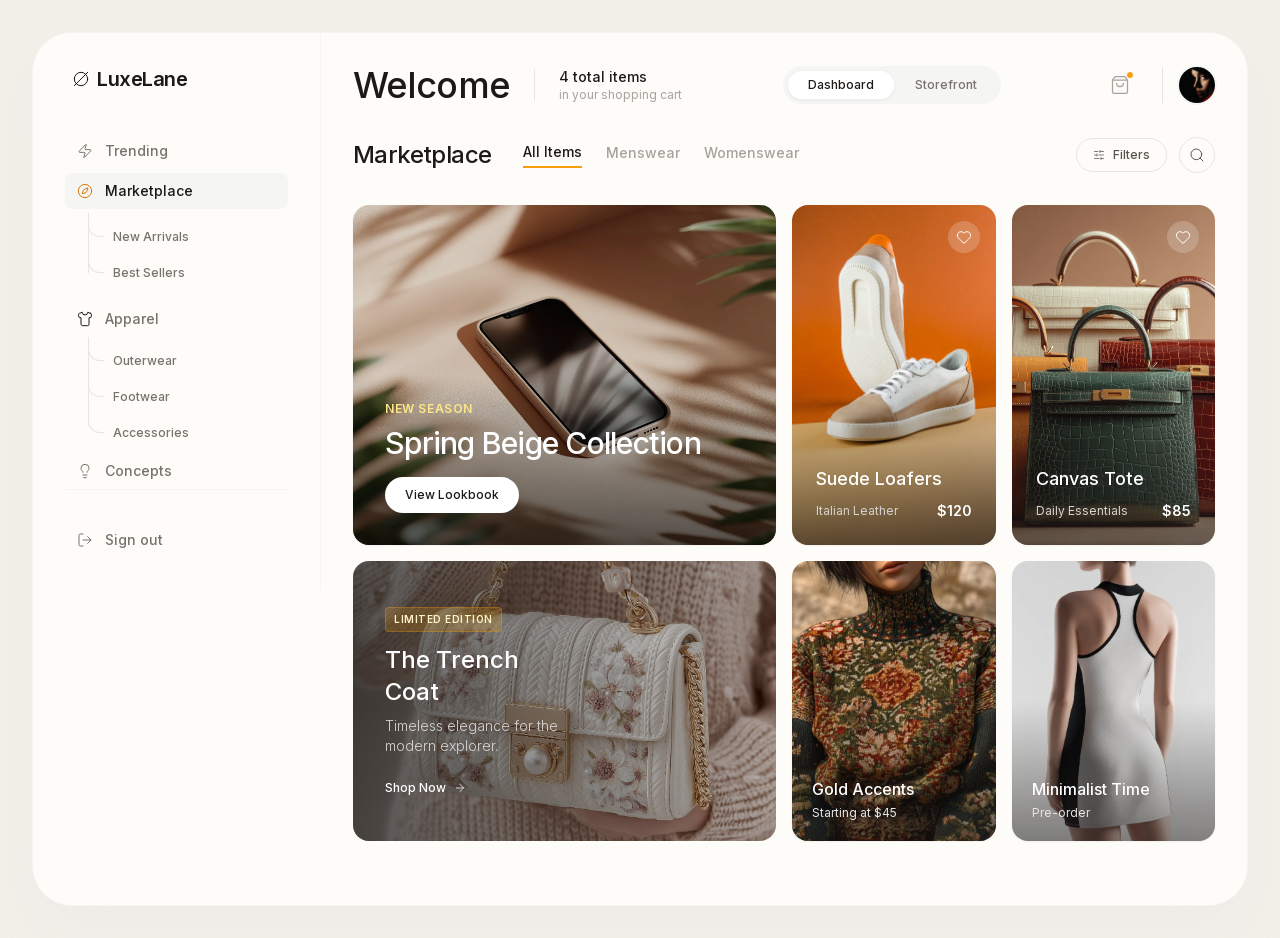
<file: Referencias/Componentes/marketplace-light/index.html>
<html lang="en"><head><meta charset="utf-8"/>
<meta content="width=device-width, initial-scale=1.0" name="viewport"/>
<title>LuxeLane Dashboard</title>
<script src="assets/resource_3fa48481346f.js"></script>
<script src="assets/lucide_latest_2eebd0ebe8c2.js"></script>
<link href="assets/css2_19fd9cc6b396.css" rel="stylesheet"/>
<style>
body { font-family: 'Inter', sans-serif; }
::-webkit-scrollbar { width: 0px; background: transparent; }
.no-scrollbar::-webkit-scrollbar { display: none; }
.no-scrollbar { -ms-overflow-style: none; scrollbar-width: none; }
/* Custom Tree Line Styles */
.tree-line {
position: absolute;
left: 0;
top: 0;
bottom: 50%;
width: 1rem;
border-left: 1.5px solid #e7e5e4; /* stone-200 */
border-bottom: 1.5px solid #e7e5e4;
border-bottom-left-radius: 0.75rem;
}
.tree-line-last {
height: 24px; /* Adjust based on line height */
}
.tree-vertical {
position: absolute;
left: 0;
top: 0;
bottom: 0;
border-left: 1.5px solid #e7e5e4;
}
</style><link href="assets/css2_86e10c4bcbd4.css" id="all-fonts-link-font-geist" rel="stylesheet"/><style id="all-fonts-style-font-geist">.font-geist { font-family: 'Geist', sans-serif !important; }</style><link href="assets/css2_0fc20595ebff.css" id="all-fonts-link-font-roboto" rel="stylesheet"/><style id="all-fonts-style-font-roboto">.font-roboto { font-family: 'Roboto', sans-serif !important; }</style><link href="assets/css2_23afcbef9bdd.css" id="all-fonts-link-font-montserrat" rel="stylesheet"/><style id="all-fonts-style-font-montserrat">.font-montserrat { font-family: 'Montserrat', sans-serif !important; }</style><link href="assets/css2_82ced711bf49.css" id="all-fonts-link-font-poppins" rel="stylesheet"/><style id="all-fonts-style-font-poppins">.font-poppins { font-family: 'Poppins', sans-serif !important; }</style><link href="assets/css2_fa22aa91016e.css" id="all-fonts-link-font-playfair" rel="stylesheet"/><style id="all-fonts-style-font-playfair">.font-playfair { font-family: 'Playfair Display', serif !important; }</style><link href="assets/css2_2b2d87bc82d8.css" id="all-fonts-link-font-instrument-serif" rel="stylesheet"/><style id="all-fonts-style-font-instrument-serif">.font-instrument-serif { font-family: 'Instrument Serif', serif !important; }</style><link href="assets/css2_4fef849c83da.css" id="all-fonts-link-font-merriweather" rel="stylesheet"/><style id="all-fonts-style-font-merriweather">.font-merriweather { font-family: 'Merriweather', serif !important; }</style><link href="assets/css2_a7b22b336fe1.css" id="all-fonts-link-font-bricolage" rel="stylesheet"/><style id="all-fonts-style-font-bricolage">.font-bricolage { font-family: 'Bricolage Grotesque', sans-serif !important; }</style><link href="assets/css2_0b2072b66163.css" id="all-fonts-link-font-jakarta" rel="stylesheet"/><style id="all-fonts-style-font-jakarta">.font-jakarta { font-family: 'Plus Jakarta Sans', sans-serif !important; }</style><link href="assets/css2_9b8bf743d4a8.css" id="all-fonts-link-font-manrope" rel="stylesheet"/><style id="all-fonts-style-font-manrope">.font-manrope { font-family: 'Manrope', sans-serif !important; }</style><link href="assets/css2_8e191ef32247.css" id="all-fonts-link-font-space-grotesk" rel="stylesheet"/><style id="all-fonts-style-font-space-grotesk">.font-space-grotesk { font-family: 'Space Grotesk', sans-serif !important; }</style><link href="assets/css2_70fd47a02eed.css" id="all-fonts-link-font-work-sans" rel="stylesheet"/><style id="all-fonts-style-font-work-sans">.font-work-sans { font-family: 'Work Sans', sans-serif !important; }</style><link href="assets/css2_b52fc18295f8.css" id="all-fonts-link-font-pt-serif" rel="stylesheet"/><style id="all-fonts-style-font-pt-serif">.font-pt-serif { font-family: 'PT Serif', serif !important; }</style><link href="assets/css2_62759cd015bd.css" id="all-fonts-link-font-geist-mono" rel="stylesheet"/><style id="all-fonts-style-font-geist-mono">.font-geist-mono { font-family: 'Geist Mono', monospace !important; }</style><link href="assets/css2_f495c2faa2a6.css" id="all-fonts-link-font-space-mono" rel="stylesheet"/><style id="all-fonts-style-font-space-mono">.font-space-mono { font-family: 'Space Mono', monospace !important; }</style><link href="assets/css2_6f16cdd6fd9f.css" id="all-fonts-link-font-quicksand" rel="stylesheet"/><style id="all-fonts-style-font-quicksand">.font-quicksand { font-family: 'Quicksand', sans-serif !important; }</style><link href="assets/css2_94cb6f0c406a.css" id="all-fonts-link-font-nunito" rel="stylesheet"/><style id="all-fonts-style-font-nunito">.font-nunito { font-family: 'Nunito', sans-serif !important; }</style></head>
<body class="bg-[#f2f0e9] min-h-screen flex items-center justify-center p-4 lg:p-8 text-stone-600">
<!-- Main Dashboard Container -->
<div class="bg-[#fdfcf8] w-full max-w-[1500px] h-[95vh] lg:h-auto lg:min-h-[850px] rounded-[40px] shadow-2xl shadow-stone-200/50 overflow-hidden flex flex-col lg:flex-row relative border border-stone-100">
<!-- Sidebar -->
<aside class="hidden lg:flex flex-col w-72 p-8 border-r border-stone-100 h-full overflow-y-auto no-scrollbar bg-[#fdfcf8]">
<!-- Logo -->
<div class="flex items-center gap-2 mb-10 pl-2">
<svg class="lucide lucide-circle-slash-2" data-icon-replaced="true" data-icon-set="lucide" data-lucide="circle-slash-2" fill="none" height="16" stroke="currentColor" stroke-linecap="round" stroke-linejoin="round" stroke-width="1.5" style="color: rgb(28, 25, 23);" viewbox="0 0 24 24" width="16" xmlns="http://www.w3.org/2000/svg"><path d="M22 2 2 22"></path><circle cx="12" cy="12" r="10"></circle></svg>
<h1 class="text-xl font-semibold tracking-tight text-stone-900">LuxeLane</h1>
</div>
<!-- Navigation -->
<nav class="space-y-1 flex-1">
<a class="flex items-center gap-3 px-3 py-2 text-stone-500 hover:text-stone-900 hover:bg-stone-50 transition-colors rounded-lg group" href="#">
<svg class="lucide lucide-zap w-4 h-4 group-hover:text-amber-600 transition-colors" data-lucide="zap" fill="none" height="24" stroke="currentColor" stroke-linecap="round" stroke-linejoin="round" stroke-width="1.5" viewbox="0 0 24 24" width="24" xmlns="http://www.w3.org/2000/svg"><path d="M4 14a1 1 0 0 1-.78-1.63l9.9-10.2a.5.5 0 0 1 .86.46l-1.92 6.02A1 1 0 0 0 13 10h7a1 1 0 0 1 .78 1.63l-9.9 10.2a.5.5 0 0 1-.86-.46l1.92-6.02A1 1 0 0 0 11 14z"></path></svg>
<span class="text-sm font-medium">Trending</span>
</a>
<!-- Active Item -->
<a class="flex items-center gap-3 px-3 py-2 bg-stone-100 text-stone-900 rounded-lg" href="#">
<svg class="lucide lucide-compass w-4 h-4 text-amber-600" data-lucide="compass" fill="none" height="24" stroke="currentColor" stroke-linecap="round" stroke-linejoin="round" stroke-width="1.5" viewbox="0 0 24 24" width="24" xmlns="http://www.w3.org/2000/svg"><path d="m16.24 7.76-1.804 5.411a2 2 0 0 1-1.265 1.265L7.76 16.24l1.804-5.411a2 2 0 0 1 1.265-1.265z"></path><circle cx="12" cy="12" r="10"></circle></svg>
<span class="text-sm font-medium">Marketplace</span>
</a>
<!-- Submenu with rounded lines -->
<div class="relative ml-5 pl-4 pt-1 space-y-1">
<!-- Vertical connector for the group -->
<div class="absolute left-[3px] top-0 bottom-4 w-px bg-stone-200"></div>
<!-- Item 1 -->
<a class="relative flex items-center gap-3 px-3 py-2 text-stone-500 hover:text-stone-900 transition-colors rounded-lg group" href="#">
<!-- Curved Line -->
<div class="-left-4 w-4 h-[50%] border-stone-200 rounded-bl-xl border-b border-l absolute top-0 left-[-13px]"></div>
<span class="text-xs font-medium">New Arrivals</span>
</a>
<!-- Item 2 -->
<a class="relative flex items-center gap-3 px-3 py-2 text-stone-500 hover:text-stone-900 transition-colors rounded-lg group" href="#">
<div class="-left-4 w-4 h-[100%] border-stone-200 rounded-bl-xl border-b border-l absolute top-[-50%] left-[-13px]"></div>
<span class="text-xs font-medium">Best Sellers</span>
</a>
</div>
<!-- Apparel Section with nested tree -->
<div class="pt-2">
<a class="flex items-center gap-3 px-3 py-2 text-stone-500 hover:text-stone-900 hover:bg-stone-50 transition-colors rounded-lg" href="#">
<svg class="lucide lucide-shirt w-[16px] h-[16px]" data-icon-replaced="true" data-lucide="shirt" fill="none" height="24" stroke="currentColor" stroke-linecap="round" stroke-linejoin="round" stroke-width="1.5" style="color: rgb(28, 25, 23); width: 16px; height: 16px;" viewbox="0 0 24 24" width="24" xmlns="http://www.w3.org/2000/svg"><path d="M20.38 3.46 16 2a4 4 0 0 1-8 0L3.62 3.46a2 2 0 0 0-1.34 2.23l.58 3.47a1 1 0 0 0 .99.84H6v10c0 1.1.9 2 2 2h8a2 2 0 0 0 2-2V10h2.15a1 1 0 0 0 .99-.84l.58-3.47a2 2 0 0 0-1.34-2.23z"></path></svg>
<span class="text-sm font-medium">Apparel</span>
</a>
<div class="relative ml-5 pl-4 pt-1 space-y-1">
<div class="absolute left-[3px] top-0 bottom-6 w-px bg-stone-200"></div>
<a class="relative flex items-center gap-3 px-3 py-2 text-stone-500 hover:text-stone-900 transition-colors rounded-lg" href="#">
<div class="-left-4 w-4 h-[50%] border-stone-200 rounded-bl-xl border-b border-l absolute top-0 left-[-13px]"></div>
<span class="text-xs font-medium">Outerwear</span>
</a>
<a class="relative flex items-center gap-3 px-3 py-2 text-stone-500 hover:text-stone-900 transition-colors rounded-lg" href="#">
<div class="-left-4 w-4 h-[100%] border-stone-200 rounded-bl-xl border-b border-l absolute top-[-50%] left-[-13px]"></div>
<span class="text-xs font-medium">Footwear</span>
</a>
<a class="relative flex items-center gap-3 px-3 py-2 text-stone-500 hover:text-stone-900 transition-colors rounded-lg" href="#">
<!-- Elongated connector for last item -->
<div class="-left-4 w-4 h-[200%] border-stone-200 rounded-bl-xl border-b border-l absolute top-[-150%] left-[-13px]"></div>
<span class="text-xs font-medium">Accessories</span>
</a>
</div>
</div>
<a class="flex items-center gap-3 px-3 py-2 text-stone-500 hover:text-stone-900 hover:bg-stone-50 transition-colors rounded-lg" href="#">
<svg class="lucide lucide-lightbulb w-4 h-4" data-lucide="lightbulb" fill="none" height="24" stroke="currentColor" stroke-linecap="round" stroke-linejoin="round" stroke-width="1.5" viewbox="0 0 24 24" width="24" xmlns="http://www.w3.org/2000/svg"><path d="M15 14c.2-1 .7-1.7 1.5-2.5 1-.9 1.5-2.2 1.5-3.5A6 6 0 0 0 6 8c0 1 .2 2.2 1.5 3.5.7.7 1.3 1.5 1.5 2.5"></path><path d="M9 18h6"></path><path d="M10 22h4"></path></svg>
<span class="text-sm font-medium">Concepts</span>
</a>
</nav>
<div class="mt-auto pt-8 border-t border-stone-100">
<button class="flex items-center gap-3 px-3 py-2 text-stone-500 hover:text-red-500 transition-colors w-full">
<svg class="lucide lucide-log-out w-4 h-4" data-lucide="log-out" fill="none" height="24" stroke="currentColor" stroke-linecap="round" stroke-linejoin="round" stroke-width="1.5" viewbox="0 0 24 24" width="24" xmlns="http://www.w3.org/2000/svg"><path d="m16 17 5-5-5-5"></path><path d="M21 12H9"></path><path d="M9 21H5a2 2 0 0 1-2-2V5a2 2 0 0 1 2-2h4"></path></svg>
<span class="text-sm font-medium">Sign out</span>
</button>
</div>
</aside>
<!-- Main Content -->
<main class="flex-1 flex flex-col h-full overflow-hidden bg-[#fdfcf8]">
<!-- Header -->
<header class="flex flex-col md:flex-row md:items-center gap-4 pt-8 pr-8 pb-6 pl-8 gap-x-4 gap-y-4 justify-between">
<div class="flex items-center gap-4">
<span class="text-4xl font-medium text-stone-900 tracking-tight">Welcome</span>
<div class="h-8 w-[1px] bg-stone-200 mx-2"></div>
<div class="flex flex-col">
<span class="text-sm font-medium text-stone-900">4 total items</span>
<span class="text-xs text-stone-400">in your shopping cart</span>
</div>
</div>
<!-- Toggle -->
<div class="bg-stone-100 p-1 rounded-full flex items-center self-start md:self-center">
<button class="px-5 py-1.5 bg-white rounded-full shadow-sm text-xs font-medium text-stone-900 transition-all border border-stone-200/50">Dashboard</button>
<button class="px-5 py-1.5 text-xs font-medium text-stone-500 hover:text-stone-900 transition-all">Storefront</button>
</div>
<!-- Right Actions -->
<div class="flex items-center gap-6 self-end md:self-center">
<button class="relative p-2 text-stone-400 hover:text-amber-600 transition-colors">
<svg class="lucide lucide-shopping-bag w-5 h-5" data-lucide="shopping-bag" fill="none" height="24" stroke="currentColor" stroke-linecap="round" stroke-linejoin="round" stroke-width="1.5" viewbox="0 0 24 24" width="24" xmlns="http://www.w3.org/2000/svg"><path d="M16 10a4 4 0 0 1-8 0"></path><path d="M3.103 6.034h17.794"></path><path d="M3.4 5.467a2 2 0 0 0-.4 1.2V20a2 2 0 0 0 2 2h14a2 2 0 0 0 2-2V6.667a2 2 0 0 0-.4-1.2l-2-2.667A2 2 0 0 0 17 2H7a2 2 0 0 0-1.6.8z"></path></svg>
<span class="absolute top-1 right-1 w-2 h-2 bg-amber-500 rounded-full border border-white"></span>
</button>
<div class="flex items-center gap-3 pl-4 border-l border-stone-200">
<img alt="Profile" class="w-9 h-9 object-cover rounded-full ring-stone-100 ring-2" src="assets/869c479b-501e-4e6f-9066-71746e_54cbe87c9a86.webp"/>
</div>
</div>
</header>
<!-- Scrollable Content -->
<div class="flex-1 overflow-y-auto p-8 pt-0 no-scrollbar">
<!-- Filter Section -->
<div class="flex flex-col md:flex-row md:items-center justify-between mb-8 gap-4 mt-2">
<div class="flex items-center gap-8">
<h2 class="text-2xl font-medium text-stone-900 tracking-tight">Marketplace</h2>
<div class="hidden md:flex gap-6">
<button class="text-sm font-medium text-stone-900 border-b-2 border-amber-500 pb-1">All Items</button>
<button class="text-sm font-medium text-stone-400 hover:text-stone-900 transition-colors pb-1">Menswear</button>
<button class="text-sm font-medium text-stone-400 hover:text-stone-900 transition-colors pb-1">Womenswear</button>
</div>
</div>
<div class="flex items-center gap-3">
<button class="flex items-center gap-2 px-4 py-2 border border-stone-200 rounded-full text-xs font-medium text-stone-600 hover:bg-stone-50 hover:border-stone-300 transition-all">
<svg class="lucide lucide-sliders-horizontal w-3 h-3" data-lucide="sliders-horizontal" fill="none" height="24" stroke="currentColor" stroke-linecap="round" stroke-linejoin="round" stroke-width="1.5" viewbox="0 0 24 24" width="24" xmlns="http://www.w3.org/2000/svg"><path d="M10 5H3"></path><path d="M12 19H3"></path><path d="M14 3v4"></path><path d="M16 17v4"></path><path d="M21 12h-9"></path><path d="M21 19h-5"></path><path d="M21 5h-7"></path><path d="M8 10v4"></path><path d="M8 12H3"></path></svg>
                            Filters
                        </button>
<button class="w-9 h-9 border border-stone-200 rounded-full flex items-center justify-center text-stone-600 hover:bg-stone-50 transition-colors">
<svg class="lucide lucide-search w-4 h-4" data-lucide="search" fill="none" height="24" stroke="currentColor" stroke-linecap="round" stroke-linejoin="round" stroke-width="1.5" viewbox="0 0 24 24" width="24" xmlns="http://www.w3.org/2000/svg"><path d="m21 21-4.34-4.34"></path><circle cx="11" cy="11" r="8"></circle></svg>
</button>
</div>
</div>
<!-- Grid -->
<div class="grid grid-cols-1 md:grid-cols-2 lg:grid-cols-4 gap-4 pb-8">
<!-- 1. Large Feature (Top Left, 2 cols) -->
<div class="col-span-1 md:col-span-2 relative h-[340px] rounded-2xl overflow-hidden group cursor-pointer shadow-sm">
<div class="absolute inset-0 bg-stone-900/10 group-hover:bg-stone-900/0 transition-colors z-10"></div>
<img alt="Collection" class="absolute inset-0 w-full h-full object-cover transition-transform duration-700 group-hover:scale-105" src="assets/f8d4abbc-f639-43fc-bf4b-6896d9_bb0e689ae844.webp"/>
<div class="absolute inset-0 bg-gradient-to-t from-black/60 via-transparent to-transparent z-10"></div>
<div class="relative z-20 p-8 flex flex-col justify-end h-full">
<span class="text-xs font-semibold tracking-wider uppercase text-amber-200 mb-2">New Season</span>
<h3 class="text-3xl font-medium tracking-tight text-white mb-4">Spring Beige Collection</h3>
<div class="flex items-center gap-4">
<button class="px-5 py-2.5 bg-white text-stone-900 rounded-full text-xs font-medium transition-all hover:bg-amber-50">View Lookbook</button>
</div>
</div>
</div>
<!-- 2. Footwear (Top Right 1, 1 col) -->
<div class="col-span-1 h-[340px] relative rounded-2xl overflow-hidden group cursor-pointer shadow-sm">
<img alt="Shoes" class="absolute inset-0 w-full h-full object-cover transition-transform duration-700 group-hover:scale-105" src="assets/photo-1603808033192-082d6919d3_575feea340ff.avif"/>
<div class="absolute inset-0 bg-gradient-to-t from-stone-900/60 via-transparent to-transparent z-10"></div>
<div class="absolute top-4 right-4 z-20">
<button class="w-8 h-8 rounded-full bg-white/20 backdrop-blur-md flex items-center justify-center text-white hover:bg-white hover:text-red-500 transition-all">
<svg class="lucide lucide-heart w-4 h-4" data-lucide="heart" fill="none" height="24" stroke="currentColor" stroke-linecap="round" stroke-linejoin="round" stroke-width="1.5" viewbox="0 0 24 24" width="24" xmlns="http://www.w3.org/2000/svg"><path d="M2 9.5a5.5 5.5 0 0 1 9.591-3.676.56.56 0 0 0 .818 0A5.49 5.49 0 0 1 22 9.5c0 2.29-1.5 4-3 5.5l-5.492 5.313a2 2 0 0 1-3 .019L5 15c-1.5-1.5-3-3.2-3-5.5"></path></svg>
</button>
</div>
<div class="relative z-20 p-6 flex flex-col justify-end h-full">
<h4 class="text-lg font-medium text-white">Suede Loafers</h4>
<div class="flex items-center justify-between mt-2">
<span class="text-xs text-stone-300">Italian Leather</span>
<span class="text-sm font-semibold text-white">$120</span>
</div>
</div>
</div>
<!-- 3. Accessories (Top Right 2, 1 col) -->
<div class="col-span-1 h-[340px] relative rounded-2xl overflow-hidden group cursor-pointer shadow-sm">
<img alt="Bag" class="absolute inset-0 w-full h-full object-cover transition-transform duration-700 group-hover:scale-105" src="assets/78630153-168b-4fa7-bc57-d18c0c_38f277d6dd26.jpg"/>
<div class="absolute inset-0 bg-gradient-to-t from-stone-900/60 via-transparent to-transparent z-10"></div>
<div class="absolute top-4 right-4 z-20">
<button class="w-8 h-8 rounded-full bg-white/20 backdrop-blur-md flex items-center justify-center text-white hover:bg-white hover:text-red-500 transition-all">
<svg class="lucide lucide-heart w-4 h-4" data-lucide="heart" fill="none" height="24" stroke="currentColor" stroke-linecap="round" stroke-linejoin="round" stroke-width="1.5" viewbox="0 0 24 24" width="24" xmlns="http://www.w3.org/2000/svg"><path d="M2 9.5a5.5 5.5 0 0 1 9.591-3.676.56.56 0 0 0 .818 0A5.49 5.49 0 0 1 22 9.5c0 2.29-1.5 4-3 5.5l-5.492 5.313a2 2 0 0 1-3 .019L5 15c-1.5-1.5-3-3.2-3-5.5"></path></svg>
</button>
</div>
<div class="relative z-20 p-6 flex flex-col justify-end h-full">
<h4 class="text-lg font-medium text-white">Canvas Tote</h4>
<div class="flex items-center justify-between mt-2">
<span class="text-xs text-stone-300">Daily Essentials</span>
<span class="text-sm font-semibold text-white">$85</span>
</div>
</div>
</div>
<!-- 4. Mid Banner (2 cols) -->
<div class="col-span-1 md:col-span-2 relative h-[280px] rounded-2xl overflow-hidden group">
<img alt="Coat" class="absolute inset-0 w-full h-full object-cover transition-transform duration-700 group-hover:scale-105" src="assets/263af9d0-601f-4f5f-835b-a58416_fcc2ff67eb87.jpg"/>
<div class="absolute inset-0 bg-black/10 group-hover:bg-black/0 transition-colors"></div>
<div class="absolute inset-0 bg-gradient-to-r from-stone-900/70 to-transparent"></div>
<div class="relative z-10 p-8 flex flex-col justify-center h-full max-w-[60%]">
<span class="inline-block px-2 py-1 rounded bg-amber-500/20 text-amber-100 text-[10px] font-semibold tracking-wider uppercase mb-3 w-fit border border-amber-500/30">Limited Edition</span>
<h3 class="text-2xl font-medium text-white mb-2">The Trench Coat</h3>
<p class="text-sm text-stone-300 mb-6 font-light">Timeless elegance for the modern explorer.</p>
<button class="self-start flex items-center gap-2 text-white text-xs font-medium hover:underline underline-offset-4">
                                Shop Now <svg class="lucide lucide-arrow-right w-3 h-3" data-lucide="arrow-right" fill="none" height="24" stroke="currentColor" stroke-linecap="round" stroke-linejoin="round" stroke-width="1.5" viewbox="0 0 24 24" width="24" xmlns="http://www.w3.org/2000/svg"><path d="M5 12h14"></path><path d="m12 5 7 7-7 7"></path></svg>
</button>
</div>
</div>
<!-- 5. Portrait Tall (1 col) -->
<div class="h-[280px] relative rounded-2xl overflow-hidden group cursor-pointer shadow-sm">
<img alt="Jewelry" class="absolute inset-0 w-full h-full object-cover transition-transform duration-700 group-hover:scale-105" src="assets/c5586d68-15b8-4f2c-a72f-f565f7_09f0eb338e24.webp" style=""/>
<div class="absolute inset-0 bg-gradient-to-t from-stone-900/50 via-transparent to-transparent z-10"></div>
<div class="relative z-20 p-5 flex flex-col justify-end h-full">
<h4 class="text-base font-medium text-white">Gold Accents</h4>
<span class="text-xs text-stone-200 mt-1">Starting at $45</span>
</div>
</div>
<!-- 6. Square (1 col) -->
<div class="h-[280px] relative rounded-2xl overflow-hidden group cursor-pointer shadow-sm">
<img alt="Watch" class="absolute inset-0 w-full h-full object-cover transition-transform duration-700 group-hover:scale-105" src="assets/c297f1be-dcc1-43b1-ab86-202e96_c1ea3ce2767f.webp"/>
<div class="absolute inset-0 bg-gradient-to-t from-stone-900/50 via-transparent to-transparent z-10"></div>
<div class="relative z-20 p-5 flex flex-col justify-end h-full">
<h4 class="text-base font-medium text-white">Minimalist Time</h4>
<span class="text-xs text-stone-200 mt-1">Pre-order</span>
</div>
</div>
</div>
</div>
</main>
</div>
<script>
        lucide.createIcons({
            attrs: {
                'stroke-width': 1.5,
                'class': "lucide"
            }
        });
    </script>
<script data-img-fallback-handler="">!function(){var f=["https://hoirqrkdgbmvpwutwuwj.supabase.co/storage/v1/object/public/assets/assets/917d6f93-fb36-439a-8c48-884b67b35381_1600w.jpg","https://hoirqrkdgbmvpwutwuwj.supabase.co/storage/v1/object/public/assets/assets/4734259a-bad7-422f-981e-ce01e79184f2_1600w.jpg","https://hoirqrkdgbmvpwutwuwj.supabase.co/storage/v1/object/public/assets/assets/c543a9e1-f226-4ced-80b0-feb8445a75b9_1600w.jpg","https://hoirqrkdgbmvpwutwuwj.supabase.co/storage/v1/object/public/assets/assets/5bab247f-35d9-400d-a82b-fd87cfe913d2_1600w.webp","https://hoirqrkdgbmvpwutwuwj.supabase.co/storage/v1/object/public/assets/assets/30104e3c-5eea-4b93-93e9-5313698a7156_1600w.webp"],h=new Set;function g(s){for(var x=0,i=0;i<s.length;i++)x=(x<<5)-x+s.charCodeAt(i)|0;return f[Math.abs(x)%f.length]}function r(t){var s=t.src;if(s&&!h.has(s)){h.add(s);t.src=g(s)}}window.addEventListener("error",function(e){var t=e.target;if(t&&t.tagName==="IMG")r(t)},!0);function c(){document.querySelectorAll("img").forEach(function(i){if(i.complete&&!i.naturalWidth&&i.src)r(i)})}if(document.readyState==="loading")document.addEventListener("DOMContentLoaded",c);else c()}()</script></body></html>
</file>
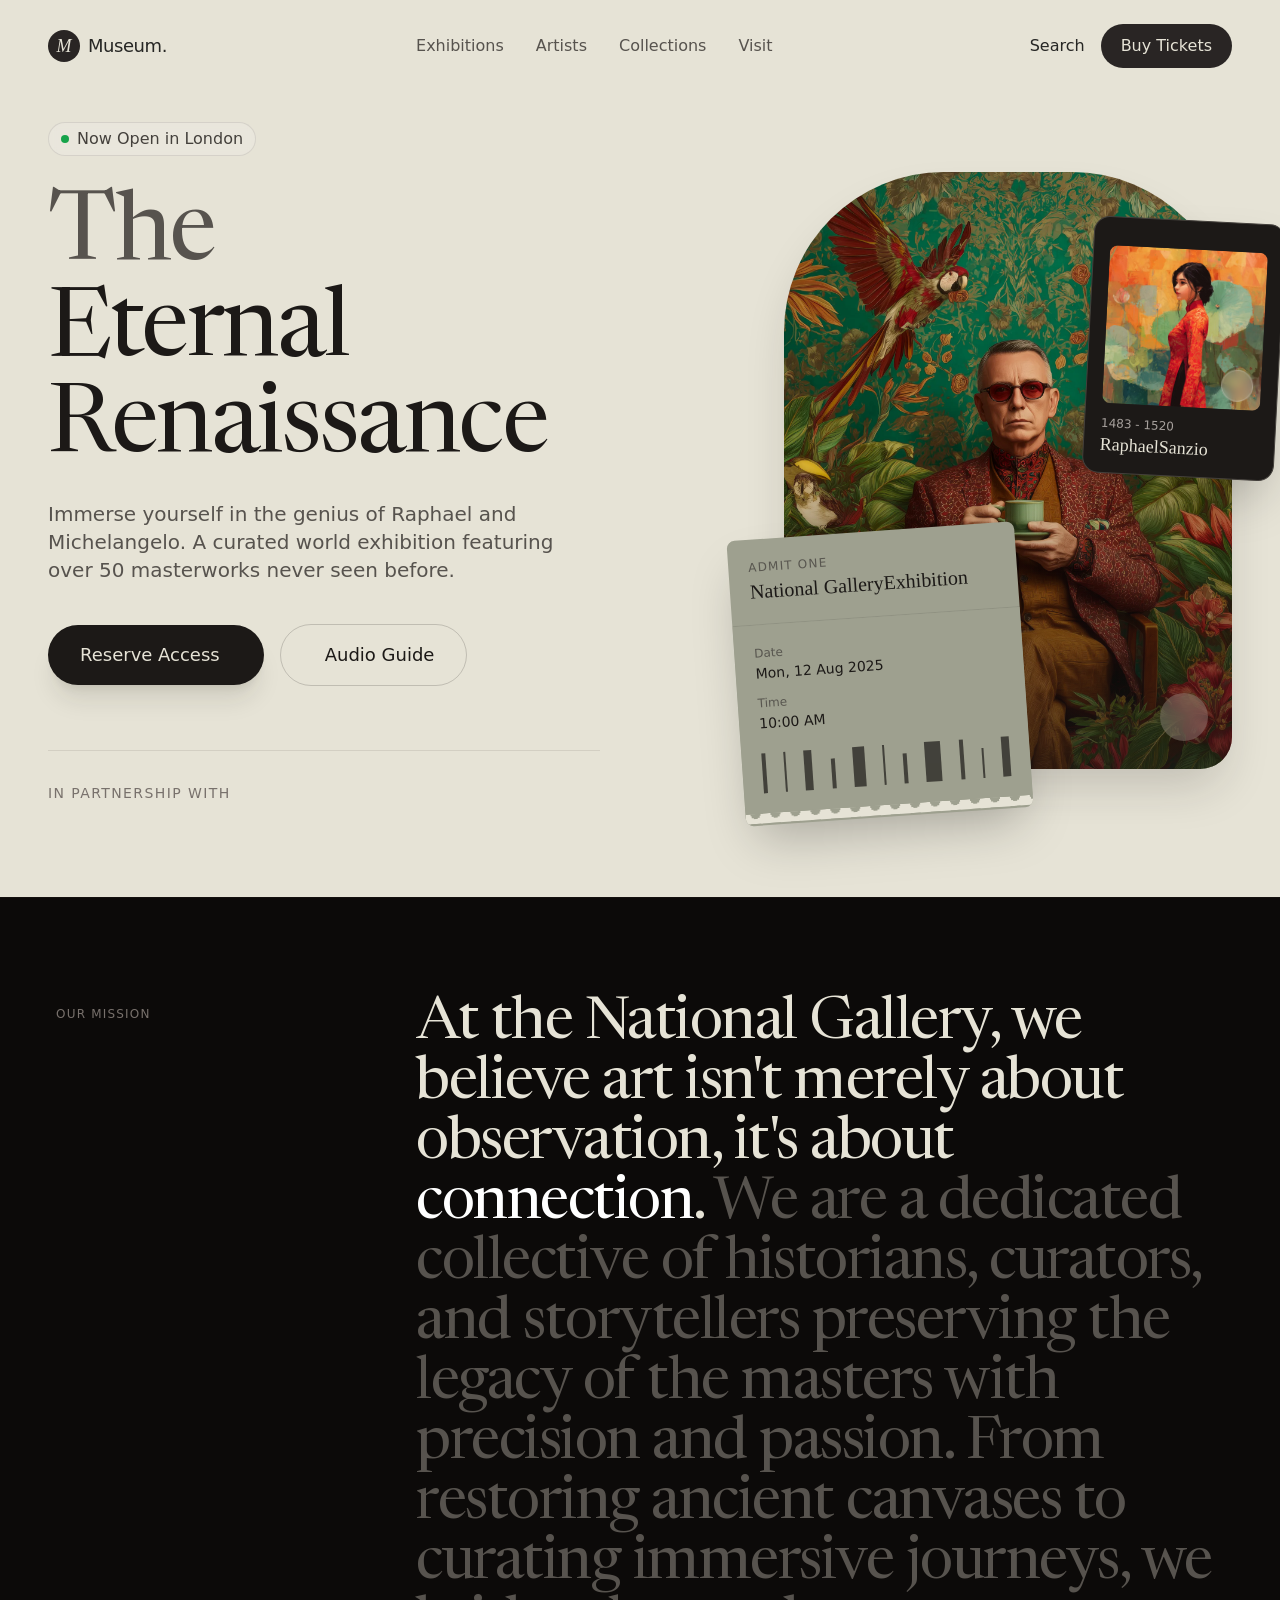
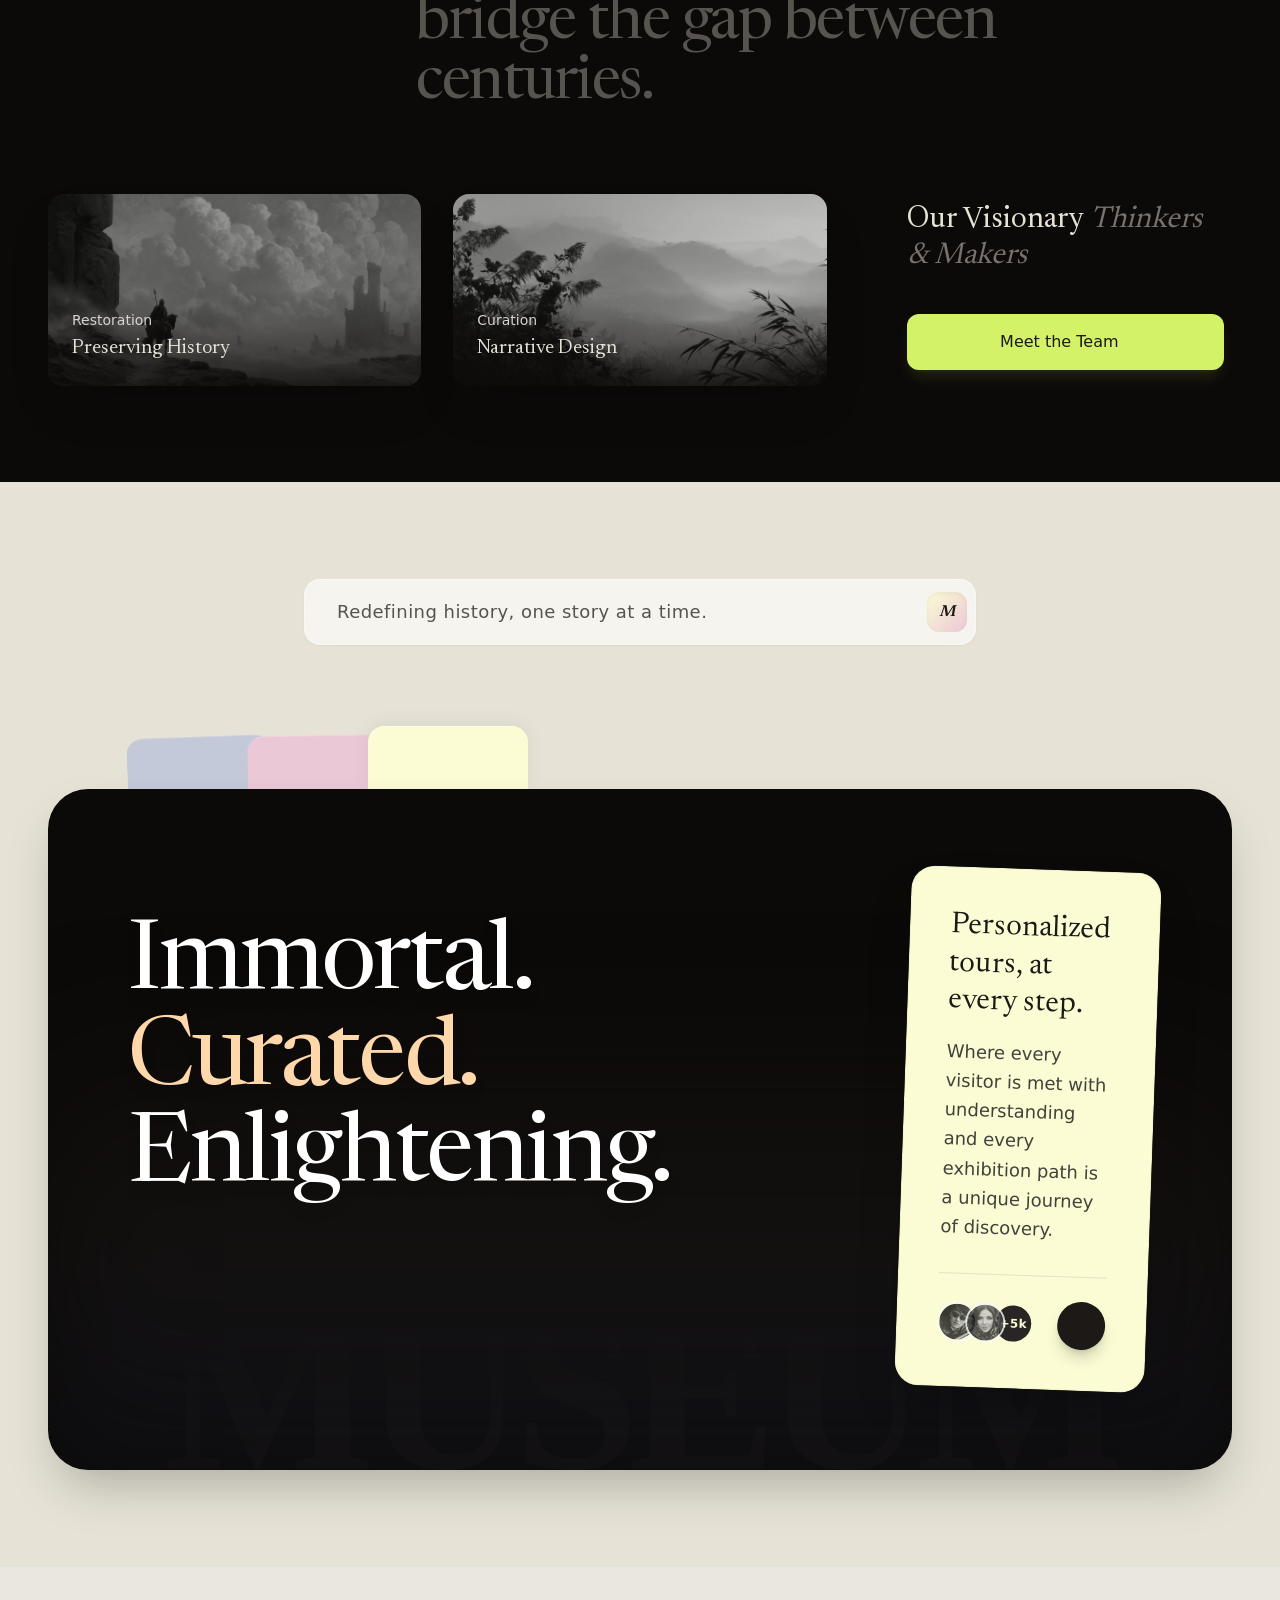
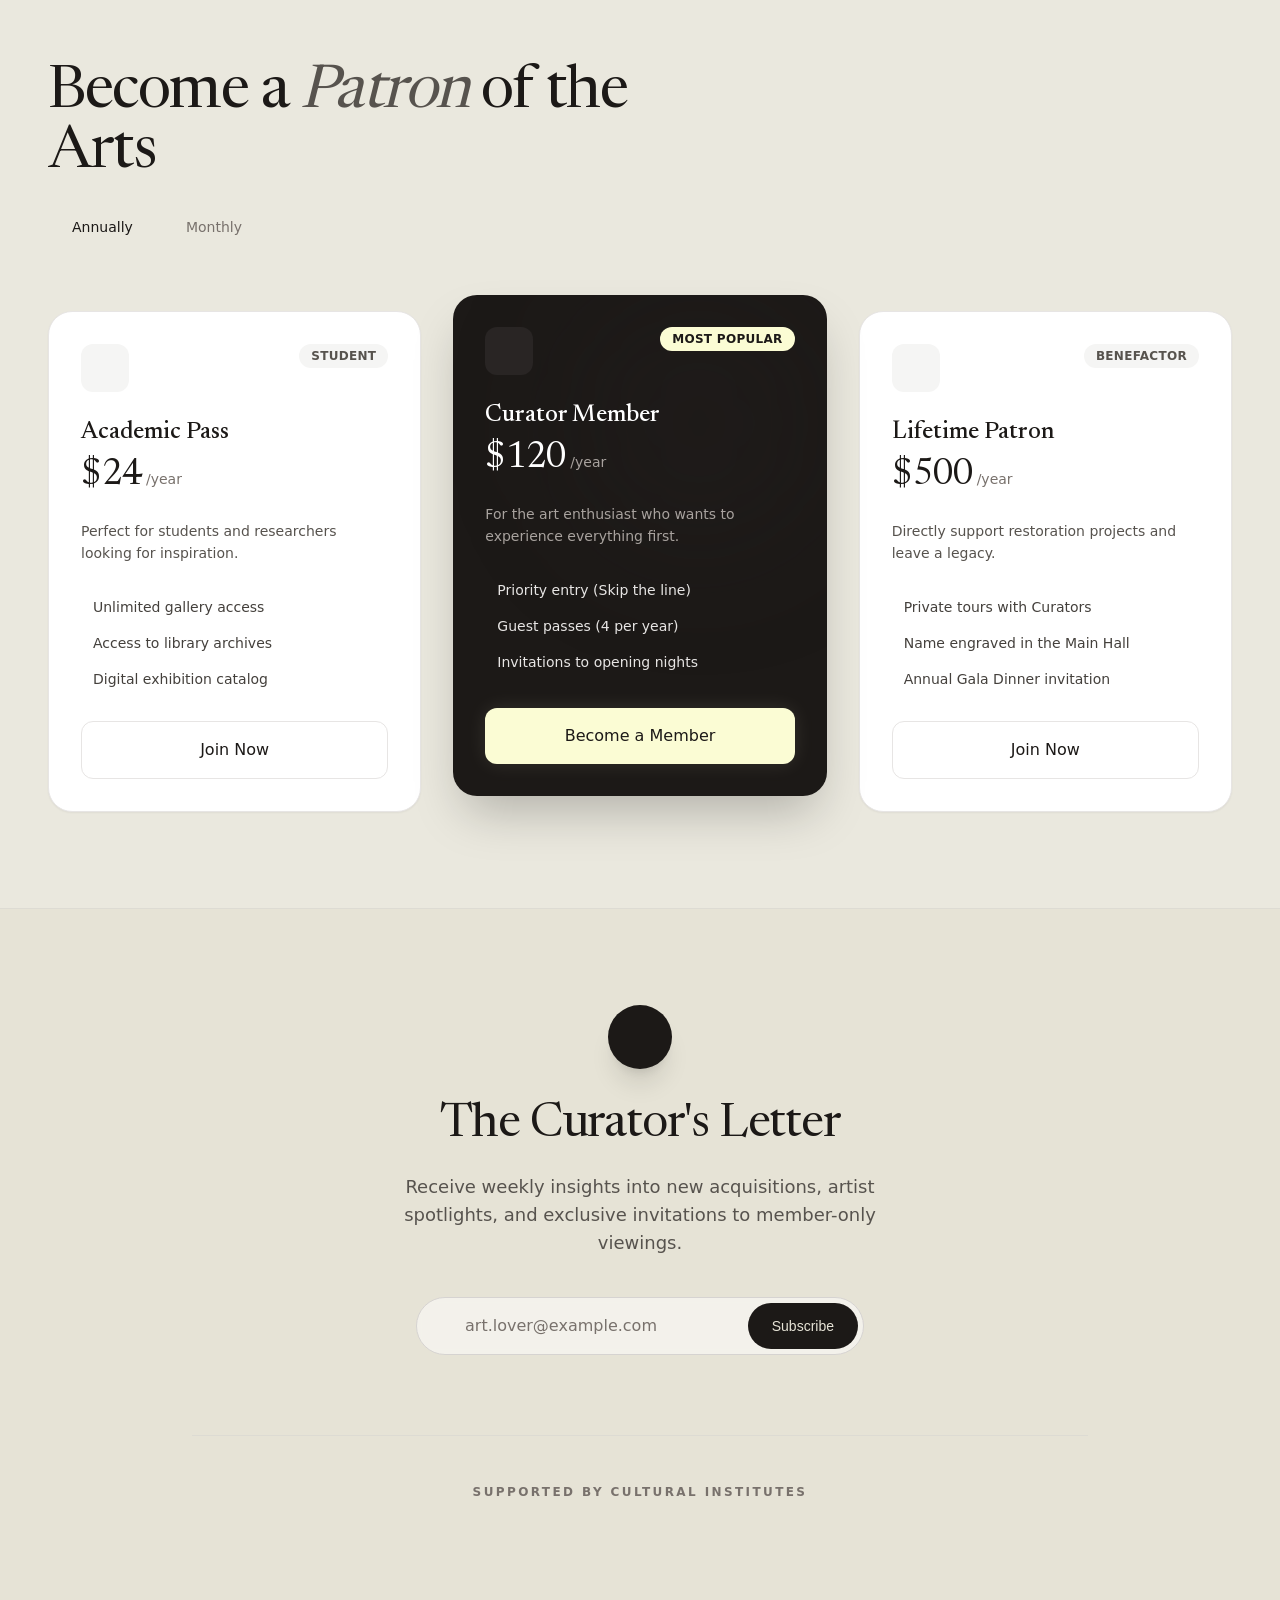
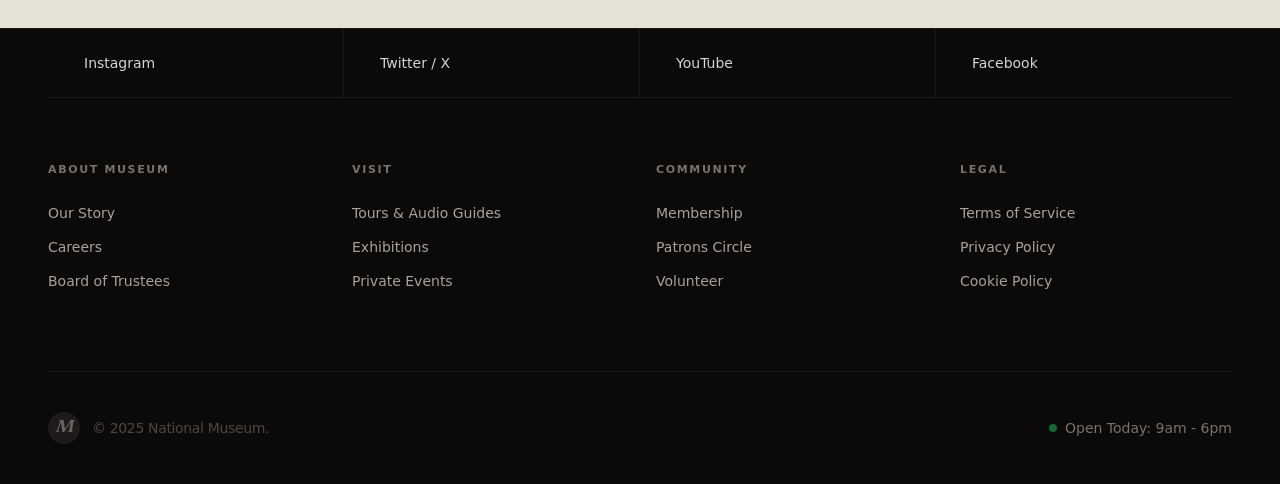
<file: Referencias/Design Systems/green-museum/index.html>
<html lang="en"><head><meta charset="utf-8"/>
<meta content="width=device-width, initial-scale=1.0" name="viewport"/>
<title>Museum Exhibition Hero</title>
<script src="assets/resource_3fa48481346f.js"></script>
<script src="assets/iconify-icon_e19829e7f0e8.js"></script>
<link href="https://fonts.googleapis.com" rel="preconnect"/>
<link crossorigin="" href="https://fonts.gstatic.com" rel="preconnect"/>
<style>
body {
font-family: 'Instrument Sans', sans-serif;
background-color: #E6E3D6; /* Warm beige matching the reference */
color: #262624;
}
.font-serif {
font-family: 'Playfair Display', serif;
}
/* Custom serrated edge for the ticket */
.ticket-bottom {
background-image: radial-gradient(circle, transparent 50%, #9EA08F 50%);
background-size: 20px 20px;
background-position: -10px -10px;
height: 10px;
width: 100%;
transform: rotate(180deg);
}
</style><link href="assets/css2_86e10c4bcbd4.css" id="all-fonts-link-font-geist" rel="stylesheet"/><style id="all-fonts-style-font-geist">.font-geist { font-family: 'Geist', sans-serif !important; }</style><link href="assets/css2_0fc20595ebff.css" id="all-fonts-link-font-roboto" rel="stylesheet"/><style id="all-fonts-style-font-roboto">.font-roboto { font-family: 'Roboto', sans-serif !important; }</style><link href="assets/css2_23afcbef9bdd.css" id="all-fonts-link-font-montserrat" rel="stylesheet"/><style id="all-fonts-style-font-montserrat">.font-montserrat { font-family: 'Montserrat', sans-serif !important; }</style><link href="assets/css2_82ced711bf49.css" id="all-fonts-link-font-poppins" rel="stylesheet"/><style id="all-fonts-style-font-poppins">.font-poppins { font-family: 'Poppins', sans-serif !important; }</style><link href="assets/css2_fa22aa91016e.css" id="all-fonts-link-font-playfair" rel="stylesheet"/><style id="all-fonts-style-font-playfair">.font-playfair { font-family: 'Playfair Display', serif !important; }</style><link href="assets/css2_2b2d87bc82d8.css" id="all-fonts-link-font-instrument-serif" rel="stylesheet"/><style id="all-fonts-style-font-instrument-serif">.font-instrument-serif { font-family: 'Instrument Serif', serif !important; }</style><link href="assets/css2_4fef849c83da.css" id="all-fonts-link-font-merriweather" rel="stylesheet"/><style id="all-fonts-style-font-merriweather">.font-merriweather { font-family: 'Merriweather', serif !important; }</style><link href="assets/css2_a7b22b336fe1.css" id="all-fonts-link-font-bricolage" rel="stylesheet"/><style id="all-fonts-style-font-bricolage">.font-bricolage { font-family: 'Bricolage Grotesque', sans-serif !important; }</style><link href="assets/css2_0b2072b66163.css" id="all-fonts-link-font-jakarta" rel="stylesheet"/><style id="all-fonts-style-font-jakarta">.font-jakarta { font-family: 'Plus Jakarta Sans', sans-serif !important; }</style><link href="assets/css2_9b8bf743d4a8.css" id="all-fonts-link-font-manrope" rel="stylesheet"/><style id="all-fonts-style-font-manrope">.font-manrope { font-family: 'Manrope', sans-serif !important; }</style><link href="assets/css2_8e191ef32247.css" id="all-fonts-link-font-space-grotesk" rel="stylesheet"/><style id="all-fonts-style-font-space-grotesk">.font-space-grotesk { font-family: 'Space Grotesk', sans-serif !important; }</style><link href="assets/css2_70fd47a02eed.css" id="all-fonts-link-font-work-sans" rel="stylesheet"/><style id="all-fonts-style-font-work-sans">.font-work-sans { font-family: 'Work Sans', sans-serif !important; }</style><link href="assets/css2_b52fc18295f8.css" id="all-fonts-link-font-pt-serif" rel="stylesheet"/><style id="all-fonts-style-font-pt-serif">.font-pt-serif { font-family: 'PT Serif', serif !important; }</style><link href="assets/css2_62759cd015bd.css" id="all-fonts-link-font-geist-mono" rel="stylesheet"/><style id="all-fonts-style-font-geist-mono">.font-geist-mono { font-family: 'Geist Mono', monospace !important; }</style><link href="assets/css2_f495c2faa2a6.css" id="all-fonts-link-font-space-mono" rel="stylesheet"/><style id="all-fonts-style-font-space-mono">.font-space-mono { font-family: 'Space Mono', monospace !important; }</style><link href="assets/css2_6f16cdd6fd9f.css" id="all-fonts-link-font-quicksand" rel="stylesheet"/><style id="all-fonts-style-font-quicksand">.font-quicksand { font-family: 'Quicksand', sans-serif !important; }</style><link href="assets/css2_94cb6f0c406a.css" id="all-fonts-link-font-nunito" rel="stylesheet"/><style id="all-fonts-style-font-nunito">.font-nunito { font-family: 'Nunito', sans-serif !important; }</style><link href="assets/css2_6c160a0c4e6f.css" id="all-fonts-link-font-newsreader" rel="stylesheet"/><style id="all-fonts-style-font-newsreader">.font-newsreader { font-family: 'Newsreader', serif !important; }</style><link href="assets/css2_bd407d5ceb4b.css" id="all-fonts-link-font-google-sans-flex" rel="stylesheet"/><style id="all-fonts-style-font-google-sans-flex">.font-google-sans-flex { font-family: 'Google Sans Flex', sans-serif !important; }</style><link href="assets/css2_176e25227b5e.css" id="all-fonts-link-font-oswald" rel="stylesheet"/><style id="all-fonts-style-font-oswald">.font-oswald { font-family: 'Oswald', sans-serif !important; }</style><link href="assets/css2_e5ca562f8909.css" id="all-fonts-link-font-dm-sans" rel="stylesheet"/><style id="all-fonts-style-font-dm-sans">.font-dm-sans { font-family: 'DM Sans', sans-serif !important; }</style><style data-scroll-fix="true">
        /* Scroll fixes for offline viewing */
        html, body {
            overflow: auto !important;
            overflow-x: hidden !important;
            height: auto !important;
            min-height: 100% !important;
            scroll-behavior: auto !important;
            opacity: 1 !important;
            visibility: visible !important;
        }
        
        /* Force visibility - many sites use JS animations for initial display */
        body, .wrapper, main, #__next, #app, .page, .content {
            opacity: 1 !important;
            visibility: visible !important;
            transform: none !important;
        }
        
        /* Disable loader/preloader overlays */
        .loader, .preloader, .loading, [class*="loader"], [class*="preloader"] {
            display: none !important;
            opacity: 0 !important;
        }
        
        /* Show elements that might be hidden for animation */
        .word-inner, .char, .line, [data-aos], [data-scroll],
        .hero-text span, .hero-fade, [class*="hero"] span {
            opacity: 1 !important;
            transform: none !important;
            visibility: visible !important;
        }
        
        /* Reset Tailwind animation utility classes */
        .translate-y-full, .translate-x-full, .-translate-y-full, .-translate-x-full,
        .translate-y-1\/2, .-translate-y-1\/2, .translate-y-\[100\%\], .translate-y-\[110\%\] {
            transform: none !important;
        }
        
        /* Force visibility on common hidden-for-animation patterns */
        .opacity-0, [class*="opacity-0"] {
            opacity: 1 !important;
        }
        
        /* Reset scale transforms used for animations */
        .scale-0, .scale-50, .scale-75 {
            transform: none !important;
        }
        
        html.lenis, html.lenis-smooth, 
        body.lenis, body.lenis-smooth,
        .lenis-wrapper, .lenis-content,
        [data-lenis-prevent], [data-scroll-container] {
            overflow: visible !important;
            height: auto !important;
        }
        
        /* Fix flex containers that might cut off content */
        body.flex.items-center,
        body.flex.justify-center {
            align-items: flex-start !important;
            min-height: 100vh;
            height: auto !important;
        }
        
        /* Ensure main content scrolls */
        main, #__next, #__nuxt, #app, .main-content {
            overflow: visible !important;
            height: auto !important;
        }
        </style></head>
<body class="min-h-screen flex flex-col overflow-x-hidden selection:bg-stone-800 selection:text-[#E6E3D6]">
<!-- Navigation -->
<nav class="w-full px-6 py-6 md:px-12 flex items-center justify-between z-50 relative">
<div class="flex items-center gap-2">
<div class="w-8 h-8 rounded-full bg-stone-800 text-[#E6E3D6] flex items-center justify-center">
<span class="font-serif italic font-medium text-lg font-sans">M</span>
</div>
<span class="text-lg font-medium tracking-tight font-sans">Museum.</span>
</div>
<div class="hidden md:flex items-center gap-8 text-base text-stone-600">
<a class="hover:text-stone-900 transition-colors font-sans" href="#">Exhibitions</a>
<a class="hover:text-stone-900 transition-colors font-sans" href="#">Artists</a>
<a class="hover:text-stone-900 transition-colors font-sans" href="#">Collections</a>
<a class="hover:text-stone-900 transition-colors font-sans" href="#">Visit</a>
</div>
<div class="flex items-center gap-4">
<button class="hidden md:flex items-center gap-2 text-base hover:text-stone-600 transition-colors">
<iconify-icon icon="solar:magnifer-linear" width="20"></iconify-icon>
<span class="font-sans">Search</span>
</button>
<button class="flex md:hidden">
<iconify-icon icon="solar:hamburger-menu-linear" width="28"></iconify-icon>
</button>
<a class="hidden md:flex items-center justify-center px-5 py-2.5 bg-stone-800 text-[#E6E3D6] rounded-full text-base font-medium transition-transform hover:scale-105 active:scale-95 font-sans" href="#">
                Buy Tickets
            </a>
</div>
</nav>
<!-- Hero Section -->
<section class="flex-grow flex flex-col md:px-12 lg:flex-row lg:gap-20 lg:pb-12 w-full max-w-7xl mr-auto ml-auto pr-6 pb-12 pl-6 relative gap-x-12 gap-y-12 items-center justify-center">
<!-- Left Content -->
<div class="flex-1 w-full flex flex-col items-start pt-8 lg:pt-0 z-10">
<div class="inline-flex items-center gap-2 px-3 py-1 rounded-full border border-stone-400/30 bg-stone-100/20 backdrop-blur-sm text-sm md:text-base text-stone-700 mb-8">
<span class="w-2 h-2 rounded-full bg-green-600 animate-pulse"></span>
<span class="font-sans">Now Open in London</span>
</div>
<h1 class="text-6xl md:text-7xl lg:text-8xl leading-[0.95] tracking-tight text-stone-900 mb-6 font-newsreader font-light">
<span class="block text-stone-600 font-newsreader font-light">The</span>
            Eternal
            
                Renaissance
        </h1>
<p class="text-lg md:text-xl text-stone-600 max-w-lg leading-relaxed mb-10 font-sans">
            Immerse yourself in the genius of Raphael and Michelangelo. A curated world exhibition featuring over 50
            masterworks never seen before.
        </p>
<div class="flex flex-col sm:flex-row items-start sm:items-center gap-4 w-full sm:w-auto mb-16">
<button class="w-full sm:w-auto px-8 py-4 bg-stone-900 text-[#E6E3D6] rounded-full text-lg font-medium flex items-center justify-center gap-3 group transition-all hover:bg-stone-800 shadow-xl shadow-stone-900/10">
<span class="font-sans">Reserve Access</span>
<iconify-icon class="group-hover:translate-x-1 transition-transform" icon="solar:arrow-right-linear" width="20"></iconify-icon>
</button>
<button class="w-full sm:w-auto px-8 py-4 bg-transparent border border-stone-800/20 text-stone-900 rounded-full text-lg font-medium flex items-center justify-center gap-3 hover:bg-stone-800/5 transition-colors">
<iconify-icon icon="solar:play-circle-linear" width="20"></iconify-icon>
<span class="font-sans">Audio Guide</span>
</button>
</div>
<!-- Partners / Logos -->
<div class="w-full border-t border-stone-800/10 pt-8">
<p class="text-sm text-stone-500 mb-4 font-medium uppercase tracking-widest font-sans">In partnership with
            </p>
<div class="flex flex-wrap items-center gap-8 opacity-60 grayscale hover:grayscale-0 transition-all duration-500">
<!-- Using Simple Icons via Iconify -->
<iconify-icon class="text-stone-800" icon="simple-icons:britishmuseum" width="32"></iconify-icon>
<iconify-icon class="text-stone-800" icon="simple-icons:artstation" width="32"></iconify-icon>
<iconify-icon class="text-stone-800" icon="simple-icons:sothebys" width="32"></iconify-icon>
<iconify-icon class="text-stone-800" icon="simple-icons:kickstarter" width="32"></iconify-icon>
</div>
</div>
</div>
<!-- Right Content: Visual Composition -->
<div class="flex-1 w-full h-full relative flex items-center justify-center lg:justify-end py-10 lg:py-20">
<!-- Decorative Elements behind -->
<iconify-icon class="absolute top-0 right-10 text-stone-400/50 hidden lg:block" icon="solar:star-fall-linear" width="48"></iconify-icon>
<div class="relative w-full max-w-md aspect-[3/4]">
<!-- Arched Image Card -->
<div class="absolute inset-0 rounded-t-[10rem] rounded-b-[2rem] overflow-hidden shadow-2xl shadow-stone-900/20 group">
<img alt="Museum Hallway" class="w-full h-full object-cover transition-transform duration-700 group-hover:scale-105" src="assets/f9ba58a4-51e6-4f54-b31a-42afcd_c86ddf94deae.webp" style=""/>
<!-- Gradient Overlay -->
<div class="absolute inset-0 bg-gradient-to-t from-stone-900/60 via-transparent to-transparent"></div>
<!-- Floating Badge on Image -->
<div class="absolute bottom-6 left-6 right-6 flex items-center justify-between text-[#E6E3D6]">
<div>
<p class="text-sm font-medium opacity-80 mb-1 font-sans">Featured Hall</p>
<p class="text-2xl font-newsreader font-light">Vatican Museums</p>
</div>
<button class="w-12 h-12 rounded-full bg-white/20 backdrop-blur-md flex items-center justify-center hover:bg-white/30 transition-colors">
<iconify-icon icon="solar:map-arrow-right-linear" width="24"></iconify-icon>
</button>
</div>
</div>
<!-- Floating Ticket Component (referencing the top-middle image) -->
<div class="absolute -bottom-12 -left-4 md:-left-12 w-72 bg-[#9EA08F] shadow-2xl rounded-lg overflow-hidden transform rotate-[-4deg] hover:rotate-0 transition-transform duration-500 z-20">
<!-- Ticket Header -->
<div class="p-5 border-b border-stone-900/10 flex justify-between items-start">
<div>
<p class="text-xs font-medium uppercase tracking-widest text-stone-800/60 mb-1 font-sans">Admit
                            One</p>
<p class="font-serif text-xl text-stone-900 leading-tight font-sans">National GalleryExhibition
                        </p>
</div>
<iconify-icon class="text-stone-800" icon="solar:ticket-star-linear" width="24"></iconify-icon>
</div>
<!-- Ticket Body -->
<div class="p-5 bg-[#9EA08F] relative">
<div class="space-y-3">
<div class="">
<p class="text-xs text-stone-800/60 mb-0.5 font-sans">Date</p>
<p class="text-sm font-medium text-stone-900 font-sans">Mon, 12 Aug 2025</p>
</div>
<div class="">
<p class="text-xs text-stone-800/60 mb-0.5 font-sans">Time</p>
<p class="text-sm font-medium text-stone-900 font-sans">10:00 AM</p>
</div>
</div>
<!-- Barcode Simulation -->
<div class="mt-5 flex items-end justify-between gap-1 h-10 opacity-70">
<div class="w-1 bg-stone-900 h-full"></div>
<div class="w-0.5 bg-stone-900 h-full"></div>
<div class="w-2 bg-stone-900 h-full"></div>
<div class="w-1 bg-stone-900 h-3/4"></div>
<div class="w-3 bg-stone-900 h-full"></div>
<div class="w-0.5 bg-stone-900 h-full"></div>
<div class="w-1 bg-stone-900 h-3/4"></div>
<div class="w-4 bg-stone-900 h-full"></div>
<div class="w-1 bg-stone-900 h-full"></div>
<div class="w-0.5 bg-stone-900 h-3/4"></div>
<div class="w-2 bg-stone-900 h-full"></div>
</div>
</div>
<!-- Serrated Bottom -->
<div class="h-3 w-full bg-[#E6E3D6]" style="mask-image: radial-gradient(circle at 10px 0, transparent 0, transparent 5px, black 5px); mask-size: 20px 10px; mask-repeat: repeat-x;">
</div>
</div>
<!-- Floating Portrait Card (referencing the profile screen) -->
<div class="hidden md:block absolute top-12 -right-12 w-48 bg-stone-900 rounded-2xl p-4 shadow-2xl z-30 transform rotate-[3deg] hover:rotate-0 transition-transform duration-500 border border-stone-700">
<div class="flex items-center justify-between text-stone-400 mb-3">
<iconify-icon icon="solar:arrow-left-linear" width="16"></iconify-icon>
<div class="flex gap-2">
<iconify-icon icon="solar:share-linear" width="16"></iconify-icon>
<iconify-icon icon="solar:heart-linear" width="16"></iconify-icon>
</div>
</div>
<div class="w-full aspect-square rounded-lg overflow-hidden mb-3 relative">
<img class="w-full h-full object-cover" src="assets/dbf926e9-d62d-40e2-b3ca-2e76c2_9d3cfea30313.webp" style=""/>
<div class="absolute bottom-2 right-2 w-8 h-8 rounded-full bg-white/20 backdrop-blur-sm flex items-center justify-center border border-white/20">
<iconify-icon class="text-white" icon="solar:pause-linear" width="14"></iconify-icon>
</div>
</div>
<div class="">
<p class="text-xs text-stone-400 mb-0.5 font-sans">1483 - 1520</p>
<p class="font-serif text-lg text-[#E6E3D6] leading-tight font-sans">RaphaelSanzio</p>
</div>
</div>
</div>
</div>
</section><section class="md:px-12 overflow-hidden bg-stone-950 w-full border-stone-900/50 border-t pt-24 pr-6 pb-24 pl-6 relative">
<div class="max-w-7xl mx-auto flex flex-col gap-20">
<!-- Header Content -->
<div class="flex flex-col md:flex-row items-start gap-12 lg:gap-24">
<!-- Label Column -->
<div class="w-full md:w-1/4 pt-3 flex flex-col gap-6">
<div class="flex items-center gap-2 text-stone-500">
<iconify-icon icon="solar:info-square-linear" width="18"></iconify-icon>
<span class="text-xs font-medium uppercase tracking-widest font-sans">Our Mission</span>
</div>
</div>
<!-- Typography Column -->
<div class="w-full md:w-3/4">
<h2 class="text-3xl md:text-5xl lg:text-6xl leading-[1.1] tracking-tight font-newsreader font-light text-[#E6E3D6]">
                    At the National Gallery, we believe art isn't merely about observation, it's about <span class="text-white font-normal">connection</span>.
                    <span class="text-stone-600">We are a dedicated collective of historians, curators, and storytellers preserving the legacy of the masters with precision and passion. From restoring ancient canvases to curating immersive journeys, we bridge the gap between centuries.</span>
</h2>
</div>
</div>
<!-- Visual Grid -->
<div class="grid grid-cols-1 md:grid-cols-3 gap-6 lg:gap-8 items-stretch">
<!-- Card 1 -->
<div class="group relative rounded-2xl overflow-hidden aspect-[3/4] md:aspect-auto bg-stone-900 shadow-2xl shadow-black/20">
<img alt="Art Restoration" class="absolute inset-0 w-full h-full object-cover transition-all duration-700 grayscale group-hover:grayscale-0 group-hover:scale-105 opacity-80 group-hover:opacity-100" src="assets/7ad96a43-9d8d-4e10-aba8-59f530_8d4274fb8002.webp" style=""/>
<div class="absolute inset-0 bg-gradient-to-t from-stone-950/80 via-transparent to-transparent"></div>
<div class="absolute bottom-6 left-6">
<p class="text-stone-300 text-sm font-sans mb-1">Restoration</p>
<p class="text-[#E6E3D6] font-newsreader text-xl">Preserving History</p>
</div>
</div>
<!-- Card 2 -->
<div class="group relative rounded-2xl overflow-hidden aspect-[3/4] md:aspect-auto bg-stone-900 shadow-2xl shadow-black/20">
<img alt="Curators Discussing" class="absolute inset-0 w-full h-full object-cover transition-all duration-700 grayscale group-hover:grayscale-0 group-hover:scale-105 opacity-80 group-hover:opacity-100" src="assets/70e1096b-0c64-49c6-a22e-5b8e1f_c2515ea84f2f.jpg"/>
<div class="absolute inset-0 bg-gradient-to-t from-stone-950/80 via-transparent to-transparent"></div>
<div class="absolute bottom-6 left-6">
<p class="text-stone-300 text-sm font-sans mb-1">Curation</p>
<p class="text-[#E6E3D6] font-newsreader text-xl">Narrative Design</p>
</div>
</div>
<!-- Action Card -->
<div class="flex flex-col justify-end p-2 md:pl-8 lg:pl-12 pb-4">
<div class="mb-8">
<h3 class="text-3xl text-[#E6E3D6] font-newsreader font-light mb-2">
                        Our Visionary 
                        <span class="italic text-stone-500">Thinkers &amp; Makers</span>
</h3>
</div>
<button class="group w-full md:w-auto inline-flex items-center justify-center gap-3 px-6 py-4 bg-[#D4F268] hover:bg-[#C3E354] text-stone-900 rounded-xl font-medium transition-all duration-300 transform hover:-translate-y-1 shadow-lg shadow-[#D4F268]/10">
<span class="font-sans">Meet the Team</span>
<iconify-icon class="group-hover:translate-x-1 transition-transform duration-300" icon="solar:arrow-right-linear" width="20"></iconify-icon>
</button>
</div>
</div>
</div>
</section><section class="w-full bg-[#E6E3D6] py-24 px-6 md:px-12 relative overflow-hidden font-sans border-t border-stone-300/30">
<!-- Floating Search & Context Bar -->
<div class="max-w-2xl mx-auto mb-16 relative z-10">
<div class="bg-white/60 backdrop-blur-md rounded-2xl p-2 shadow-sm border border-white/40 flex items-center justify-between gap-4 pr-2">
<div class="h-12 px-6 flex items-center text-stone-600 text-lg font-normal tracking-wide w-full">
                Redefining history, one story at a time.
             </div>
<div class="shrink-0 h-10 w-10 bg-gradient-to-br from-[#FBFCD4] to-[#EBC8D6] rounded-xl flex items-center justify-center text-stone-900 font-newsreader italic font-semibold shadow-inner">
                M
             </div>
</div>
</div>
<!-- Main Content Container -->
<div class="max-w-7xl mx-auto relative pt-4">
<!-- Folder Tabs -->
<div class="flex items-end pl-4 md:pl-20 relative z-0 translate-y-[1px]">
<!-- Tab 1: Collections -->
<div class="group w-28 md:w-36 h-14 bg-[#C4C9D9] rounded-t-2xl transform -rotate-2 origin-bottom-right border-t border-white/20 flex items-center justify-center relative cursor-pointer hover:-translate-y-2 transition-transform duration-300">
<iconify-icon class="text-stone-800 opacity-60" icon="solar:eye-linear" width="26"></iconify-icon>
</div>
<!-- Tab 2: Preservation -->
<div class="group w-28 md:w-36 h-14 bg-[#EBC8D6] rounded-t-2xl -ml-6 transform -rotate-1 origin-bottom-right border-t border-white/20 flex items-center justify-center relative z-10 cursor-pointer hover:-translate-y-2 transition-transform duration-300">
<iconify-icon class="text-stone-800 opacity-60" icon="solar:leaf-linear" width="26"></iconify-icon>
</div>
<!-- Tab 3: Membership (Active) -->
<div class="w-32 md:w-40 h-16 bg-[#FBFCD4] rounded-t-2xl -ml-6 border-t border-white/40 flex items-center justify-center relative z-20 shadow-[0_-4px_20px_rgba(0,0,0,0.05)] pb-2 cursor-default">
<iconify-icon class="text-stone-900" icon="solar:crown-star-linear" width="30"></iconify-icon>
</div>
</div>
<!-- Main Dark Card -->
<div class="md:p-16 lg:p-20 overflow-hidden min-h-[550px] flex flex-col lg:flex-row lg:gap-8 bg-stone-950 w-full bg-[url(https://hoirqrkdgbmvpwutwuwj.supabase.co/storage/v1/object/public/assets/assets/1a8389ee-c420-4525-90ff-7f2d2a42e902_1600w.jpg)] bg-cover bg-center z-30 rounded-[2.5rem] pt-8 pr-8 pb-8 pl-8 relative shadow-2xl gap-x-16 gap-y-16 items-start justify-between">
<!-- Atmospheric Glow -->
<div class="absolute bottom-0 left-1/2 -translate-x-1/2 w-full h-2/3 bg-gradient-to-t from-blue-900/10 via-stone-900/50 to-transparent blur-3xl pointer-events-none"></div>
<!-- Left Column: Typography -->
<div class="relative z-10 flex flex-col justify-center h-full pt-4 lg:pt-12">
<h2 class="text-5xl md:text-7xl lg:text-8xl font-newsreader font-light text-white leading-[0.95] tracking-tight drop-shadow-lg">
                    Immortal. 
                    <span class="font-normal text-orange-200">Curated.</span> 
                    Enlightening.
                </h2>
</div>
<!-- Right Column: Sticky Note Card -->
<div class="relative z-10 w-full lg:w-[28rem] self-end lg:self-center">
<div class="bg-[#FBFCD4] rounded-3xl p-8 md:p-10 shadow-2xl transform rotate-2 hover:rotate-0 transition-all duration-500 group border border-stone-900/5">
<h3 class="text-3xl font-newsreader font-normal text-stone-900 mb-4 leading-tight">
                        Personalized tours, 
                        at every step.
                    </h3>
<p class="text-stone-700 text-lg leading-relaxed mb-8 font-sans">
                        Where every visitor is met with understanding and every exhibition path is a unique journey of discovery.
                    </p>
<div class="flex items-center justify-between border-t border-stone-900/10 pt-6">
<div class="flex items-center gap-3">
<div class="flex -space-x-3">
<img alt="Member" class="w-10 h-10 rounded-full border-2 border-[#FBFCD4] grayscale opacity-80" src="assets/100_e68f6b0cbbf0.jpg"/>
<img alt="Member" class="w-10 h-10 rounded-full border-2 border-[#FBFCD4] grayscale opacity-80" src="assets/100_22d8a25adbc8.jpg"/>
<div class="w-10 h-10 rounded-full bg-stone-800 text-[#FBFCD4] flex items-center justify-center text-xs font-bold border-2 border-[#FBFCD4] tracking-wide">+5k</div>
</div>
</div>
<button class="w-12 h-12 rounded-full bg-stone-900 text-[#FBFCD4] flex items-center justify-center group-hover:scale-110 transition-transform shadow-lg shadow-stone-900/20">
<iconify-icon icon="solar:arrow-right-linear" width="24"></iconify-icon>
</button>
</div>
</div>
</div>
<!-- Bottom Watermark Typography -->
<div class="absolute bottom-0 left-0 w-full flex justify-center pointer-events-none opacity-20 select-none overflow-hidden">
<span class="text-[16vw] lg:text-[14rem] leading-none font-serif font-bold text-transparent bg-clip-text bg-gradient-to-t from-stone-800 via-stone-900 to-transparent tracking-tighter transform translate-y-[15%]">
                    MUSEUM
                 </span>
</div>
</div>
</div>
</section><section class="w-full bg-[#EAE8DE] py-24 px-6 md:px-12 relative font-sans border-t border-stone-300/30">
<div class="max-w-7xl mx-auto">
<div class="flex flex-col md:flex-row items-end justify-between mb-16 gap-8">
<div class="max-w-2xl">
<h2 class="text-5xl md:text-6xl font-newsreader font-light text-stone-900 mb-6 leading-[0.95] tracking-tight">
                    Become a <span class="italic text-stone-600">Patron</span> of the Arts
                </h2>
<p 50="" bg-stone-200="" class="text-lg text history and enjoy exclusive access to our ever-changing exhibitions. &lt;/p&gt; &lt;/div&gt; &lt;!-- Toggle Switch --&gt; &lt;div class=" flex="" items-center="" p-1.5="" relative"="" rounded-full="">
</p>
<button class="relative z-10 px-6 py-2.5 text-sm font-medium text-stone-900 rounded-full transition-colors">Annually</button>
<button class="relative z-10 px-6 py-2.5 text-sm font-medium text-stone-500 hover:text-stone-900 transition-colors">Monthly</button>
</div>
</div>
<div class="grid grid-cols-1 md:grid-cols-3 gap-6 lg:gap-8">
<!-- Tier 1: Student -->
<div class="bg-white rounded-3xl p-8 border border-stone-200 shadow-sm flex flex-col justify-between group hover:border-stone-400 transition-colors duration-300">
<div class="">
<div class="flex justify-between items-start mb-6">
<div class="w-12 h-12 rounded-xl bg-stone-100 flex items-center justify-center text-stone-600">
<iconify-icon icon="solar:backpack-linear" width="24"></iconify-icon>
</div>
<span class="inline-block px-3 py-1 rounded-full bg-stone-100 text-xs font-semibold text-stone-600 tracking-wide uppercase">Student</span>
</div>
<h3 class="text-2xl font-newsreader font-medium text-stone-900 mb-2">Academic Pass</h3>
<div class="flex items-baseline gap-1 mb-6">
<span class="text-4xl font-light font-newsreader text-stone-900">$24</span>
<span class="text-stone-500 text-sm">/year</span>
</div>
<p class="text-stone-600 text-sm mb-8 leading-relaxed">Perfect for students and researchers looking for inspiration.</p>
<ul class="space-y-4 mb-8">
<li class="flex items-center gap-3 text-sm text-stone-700">
<iconify-icon class="text-stone-400 shrink-0" icon="solar:check-circle-linear" width="20"></iconify-icon>
                            Unlimited gallery access
                        </li>
<li class="flex items-center gap-3 text-sm text-stone-700">
<iconify-icon class="text-stone-400 shrink-0" icon="solar:check-circle-linear" width="20"></iconify-icon>
                            Access to library archives
                        </li>
<li class="flex items-center gap-3 text-sm text-stone-700">
<iconify-icon class="text-stone-400 shrink-0" icon="solar:check-circle-linear" width="20"></iconify-icon>
                            Digital exhibition catalog
                        </li>
</ul>
</div>
<button class="w-full py-4 rounded-xl border border-stone-200 text-stone-900 font-medium hover:bg-stone-50 transition-colors">Join Now</button>
</div>
<!-- Tier 2: Individual (Featured) -->
<div class="bg-stone-900 rounded-3xl p-8 shadow-2xl flex flex-col justify-between relative overflow-hidden transform md:-translate-y-4">
<div class="absolute top-0 right-0 p-32 bg-stone-800/20 rounded-full blur-3xl -translate-y-1/2 translate-x-1/2"></div>
<div>
<div class="flex justify-between items-start mb-6 relative z-10">
<div class="w-12 h-12 rounded-xl bg-stone-800 flex items-center justify-center text-[#FBFCD4]">
<iconify-icon icon="solar:user-linear" width="24"></iconify-icon>
</div>
<span class="inline-block px-3 py-1 rounded-full bg-[#FBFCD4] text-xs font-semibold text-stone-900 tracking-wide uppercase">Most Popular</span>
</div>
<h3 class="text-2xl font-newsreader font-medium text-white mb-2 relative z-10">Curator Member</h3>
<div class="flex items-baseline gap-1 mb-6 relative z-10">
<span class="text-4xl font-light font-newsreader text-white">$120</span>
<span class="text-stone-400 text-sm">/year</span>
</div>
<p class="text-stone-400 text-sm mb-8 leading-relaxed relative z-10">For the art enthusiast who wants to experience everything first.</p>
<ul class="space-y-4 mb-8 relative z-10">
<li class="flex items-center gap-3 text-sm text-stone-200">
<iconify-icon class="text-[#FBFCD4] shrink-0" icon="solar:check-circle-bold" width="20"></iconify-icon>
                            Priority entry (Skip the line)
                        </li>
<li class="flex items-center gap-3 text-sm text-stone-200">
<iconify-icon class="text-[#FBFCD4] shrink-0" icon="solar:check-circle-bold" width="20"></iconify-icon>
                            Guest passes (4 per year)
                        </li>
<li class="flex items-center gap-3 text-sm text-stone-200">
<iconify-icon class="text-[#FBFCD4] shrink-0" icon="solar:check-circle-bold" width="20"></iconify-icon>
                            Invitations to opening nights
                        </li>
</ul>
</div>
<button class="w-full py-4 rounded-xl bg-[#FBFCD4] text-stone-900 font-medium hover:bg-[#F1F3B8] transition-colors shadow-[0_0_20px_rgba(251,252,212,0.1)] relative z-10">Become a Member</button>
</div>
<!-- Tier 3: Patron -->
<div class="bg-white rounded-3xl p-8 border border-stone-200 shadow-sm flex flex-col justify-between group hover:border-stone-400 transition-colors duration-300">
<div>
<div class="flex justify-between items-start mb-6">
<div class="w-12 h-12 rounded-xl bg-stone-100 flex items-center justify-center text-stone-600">
<iconify-icon icon="solar:crown-linear" width="24"></iconify-icon>
</div>
<span class="inline-block px-3 py-1 rounded-full bg-stone-100 text-xs font-semibold text-stone-600 tracking-wide uppercase">Benefactor</span>
</div>
<h3 class="text-2xl font-newsreader font-medium text-stone-900 mb-2">Lifetime Patron</h3>
<div class="flex items-baseline gap-1 mb-6">
<span class="text-4xl font-light font-newsreader text-stone-900">$500</span>
<span class="text-stone-500 text-sm">/year</span>
</div>
<p class="text-stone-600 text-sm mb-8 leading-relaxed">Directly support restoration projects and leave a legacy.</p>
<ul class="space-y-4 mb-8">
<li class="flex items-center gap-3 text-sm text-stone-700">
<iconify-icon class="text-stone-400 shrink-0" icon="solar:check-circle-linear" width="20"></iconify-icon>
                            Private tours with Curators
                        </li>
<li class="flex items-center gap-3 text-sm text-stone-700">
<iconify-icon class="text-stone-400 shrink-0" icon="solar:check-circle-linear" width="20"></iconify-icon>
                            Name engraved in the Main Hall
                        </li>
<li class="flex items-center gap-3 text-sm text-stone-700">
<iconify-icon class="text-stone-400 shrink-0" icon="solar:check-circle-linear" width="20"></iconify-icon>
                            Annual Gala Dinner invitation
                        </li>
</ul>
</div>
<button class="w-full py-4 rounded-xl border border-stone-200 text-stone-900 font-medium hover:bg-stone-50 transition-colors">Join Now</button>
</div>
</div>
</div>
</section><section class="py-24 px-6 md:px-12 bg-[#E6E3D6] border-t border-stone-300/50">
<div class="max-w-4xl mx-auto flex flex-col items-center text-center">
<div class="w-16 h-16 rounded-full bg-stone-900 text-[#E6E3D6] flex items-center justify-center mb-8 shadow-xl">
<iconify-icon icon="solar:letter-linear" width="32"></iconify-icon>
</div>
<h2 class="text-4xl md:text-5xl font-newsreader font-light text-stone-900 mb-6 tracking-tight">
            The Curator's Letter
        </h2>
<p class="text-lg text-stone-600 mb-10 max-w-lg font-sans">
            Receive weekly insights into new acquisitions, artist spotlights, and exclusive invitations to member-only viewings.
        </p>
<form class="w-full max-w-md relative flex items-center mb-20 group">
<iconify-icon class="absolute left-4 text-stone-400 transition-colors group-focus-within:text-stone-800" icon="solar:mailbox-linear" width="24"></iconify-icon>
<input class="w-full pl-12 pr-32 py-4 bg-white/50 backdrop-blur-sm border border-stone-300 rounded-full focus:outline-none focus:ring-2 focus:ring-stone-900/10 focus:bg-white transition-all text-stone-900 placeholder:text-stone-500 font-sans" placeholder="art.lover@example.com" required="" type="email"/>
<button class="absolute right-1.5 top-1.5 bottom-1.5 px-6 bg-stone-900 text-[#E6E3D6] rounded-full text-sm font-medium hover:scale-95 transition-transform" type="submit">
                Subscribe
            </button>
</form>
<div class="w-full border-t border-stone-300/50 pt-12">
<p class="text-xs font-semibold uppercase tracking-[0.2em] text-stone-500 mb-8 font-sans">Supported by Cultural Institutes</p>
<div class="flex flex-wrap justify-center gap-12 md:gap-16 opacity-60 grayscale hover:grayscale-0 transition-all duration-500">
<!-- Using Simple Icons as logos -->
<a class="hover:scale-110 transition-transform text-stone-800" href="#" title="British Council">
<iconify-icon icon="simple-icons:britishairways" width="40"></iconify-icon>
</a>
<a class="hover:scale-110 transition-transform text-stone-800" href="#" title="Kickstarter">
<iconify-icon icon="simple-icons:kickstarter" width="40"></iconify-icon>
</a>
<a class="hover:scale-110 transition-transform text-stone-800" href="#" title="Patreon">
<iconify-icon icon="simple-icons:patreon" width="40"></iconify-icon>
</a>
<a class="hover:scale-110 transition-transform text-stone-800" href="#" title="ArtStation">
<iconify-icon icon="simple-icons:artstation" width="40"></iconify-icon>
</a>
<a class="hover:scale-110 transition-transform text-stone-800" href="#" title="Medium">
<iconify-icon icon="simple-icons:medium" width="40"></iconify-icon>
</a>
</div>
</div>
</div>
</section><footer class="bg-stone-950 text-stone-400 relative overflow-hidden font-sans border-t border-stone-900">
<!-- Ambient Background Graphic -->
<div class="absolute top-[-20%] left-1/2 -translate-x-1/2 pointer-events-none opacity-[0.03] select-none">
<iconify-icon class="text-white" height="600" icon="solar:columns-linear" width="600"></iconify-icon>
</div>
<!-- Main Container -->
<div class="max-w-7xl mx-auto md:px-12 relative z-10">
<!-- Top Row: Social Links Grid -->
<div class="grid grid-cols-1 md:grid-cols-2 lg:grid-cols-4 border-b border-stone-800/50">
<!-- Item 1 -->
<a class="group flex items-center justify-between p-6 border-b md:border-b-0 border-stone-800/50 lg:border-r hover:bg-stone-900 transition-colors" href="#">
<div class="flex items-center gap-3 text-stone-300 group-hover:text-white">
<iconify-icon icon="simple-icons:instagram" width="18"></iconify-icon>
<span class="text-sm font-medium">Instagram</span>
</div>
<iconify-icon class="text-stone-600 group-hover:text-white group-hover:translate-x-1 group-hover:-translate-y-1 transition-transform duration-300" icon="solar:arrow-right-up-linear" width="18"></iconify-icon>
</a>
<!-- Item 2 -->
<a class="group flex items-center justify-between p-6 border-b md:border-b-0 border-stone-800/50 lg:border-r hover:bg-stone-900 transition-colors" href="#">
<div class="flex items-center gap-3 text-stone-300 group-hover:text-white">
<iconify-icon icon="simple-icons:x" width="18"></iconify-icon>
<span class="text-sm font-medium">Twitter / X</span>
</div>
<iconify-icon class="text-stone-600 group-hover:text-white group-hover:translate-x-1 group-hover:-translate-y-1 transition-transform duration-300" icon="solar:arrow-right-up-linear" width="18"></iconify-icon>
</a>
<!-- Item 3 -->
<a class="group flex items-center justify-between p-6 border-b md:border-b-0 border-stone-800/50 lg:border-r hover:bg-stone-900 transition-colors" href="#">
<div class="flex items-center gap-3 text-stone-300 group-hover:text-white">
<iconify-icon icon="simple-icons:youtube" width="18"></iconify-icon>
<span class="text-sm font-medium">YouTube</span>
</div>
<iconify-icon class="text-stone-600 group-hover:text-white group-hover:translate-x-1 group-hover:-translate-y-1 transition-transform duration-300" icon="solar:arrow-right-up-linear" width="18"></iconify-icon>
</a>
<!-- Item 4 -->
<a class="group flex items-center justify-between p-6 hover:bg-stone-900 transition-colors" href="#">
<div class="flex items-center gap-3 text-stone-300 group-hover:text-white">
<iconify-icon icon="simple-icons:facebook" width="18"></iconify-icon>
<span class="text-sm font-medium">Facebook</span>
</div>
<iconify-icon class="text-stone-600 group-hover:text-white group-hover:translate-x-1 group-hover:-translate-y-1 transition-transform duration-300" icon="solar:arrow-right-up-linear" width="18"></iconify-icon>
</a>
</div>
<!-- Links Grid -->
<div class="grid grid-cols-2 md:grid-cols-4 gap-y-12 gap-x-8 px-6 py-16 md:px-0">
<!-- Column 1 -->
<div class="flex flex-col gap-6">
<h4 class="text-[11px] font-bold tracking-[0.15em] uppercase text-stone-500 font-sans">About Museum</h4>
<ul class="flex flex-col gap-3.5 text-sm text-stone-400">
<li class=""><a class="hover:text-white transition-colors" href="#">Our Story</a></li>
<li class=""><a class="hover:text-white transition-colors" href="#">Careers</a></li>
<li><a class="hover:text-white transition-colors" href="#">Board of Trustees</a></li>
</ul>
</div>
<!-- Column 2 -->
<div class="flex flex-col gap-6">
<h4 class="text-[11px] font-bold tracking-[0.15em] uppercase text-stone-500 font-sans">Visit</h4>
<ul class="flex flex-col gap-3.5 text-sm text-stone-400">
<li class=""><a class="hover:text-white transition-colors" href="#">Tours &amp; Audio Guides</a></li>
<li class=""><a class="hover:text-white transition-colors" href="#">Exhibitions</a></li>
<li class=""><a class="hover:text-white transition-colors" href="#">Private Events</a></li>
</ul>
</div>
<!-- Column 3 -->
<div class="flex flex-col gap-6">
<h4 class="text-[11px] font-bold tracking-[0.15em] uppercase text-stone-500 font-sans">Community</h4>
<ul class="flex flex-col gap-3.5 text-sm text-stone-400">
<li><a class="hover:text-white transition-colors" href="#">Membership</a></li>
<li><a class="hover:text-white transition-colors" href="#">Patrons Circle</a></li>
<li><a class="hover:text-white transition-colors" href="#">Volunteer</a></li>
</ul>
</div>
<!-- Column 4 -->
<div class="flex flex-col gap-6">
<h4 class="text-[11px] font-bold tracking-[0.15em] uppercase text-stone-500 font-sans">Legal</h4>
<ul class="flex flex-col gap-3.5 text-sm text-stone-400">
<li><a class="hover:text-white transition-colors" href="#">Terms of Service</a></li>
<li><a class="hover:text-white transition-colors" href="#">Privacy Policy</a></li>
<li><a class="hover:text-white transition-colors" href="#">Cookie Policy</a></li>
</ul>
</div>
</div>
<!-- Bottom Bar -->
<div class="flex flex-col md:flex-row items-center justify-between border-t border-stone-800/50 py-10 px-6 md:px-0 mt-4 gap-6">
<div class="flex items-center gap-3 opacity-60">
<div class="w-8 h-8 rounded-full bg-stone-800 flex items-center justify-center text-stone-400">
<span class="font-newsreader italic font-bold text-lg">M</span>
</div>
<span class="text-sm font-medium tracking-tight text-stone-500">© 2025 National Museum.</span>
</div>
<div class="flex items-center gap-6">
<div class="flex items-center gap-2 text-stone-500 text-sm">
<div class="w-2 h-2 rounded-full bg-green-500/50 animate-pulse"></div>
                     Open Today: 9am - 6pm
                </div>
</div>
</div>
</div>
</footer>
<script data-img-fallback-handler="">!function(){var f=["https://hoirqrkdgbmvpwutwuwj.supabase.co/storage/v1/object/public/assets/assets/917d6f93-fb36-439a-8c48-884b67b35381_1600w.jpg","https://hoirqrkdgbmvpwutwuwj.supabase.co/storage/v1/object/public/assets/assets/4734259a-bad7-422f-981e-ce01e79184f2_1600w.jpg","https://hoirqrkdgbmvpwutwuwj.supabase.co/storage/v1/object/public/assets/assets/c543a9e1-f226-4ced-80b0-feb8445a75b9_1600w.jpg","https://hoirqrkdgbmvpwutwuwj.supabase.co/storage/v1/object/public/assets/assets/5bab247f-35d9-400d-a82b-fd87cfe913d2_1600w.webp","https://hoirqrkdgbmvpwutwuwj.supabase.co/storage/v1/object/public/assets/assets/30104e3c-5eea-4b93-93e9-5313698a7156_1600w.webp"],h=new Set;function g(s){for(var x=0,i=0;i<s.length;i++)x=(x<<5)-x+s.charCodeAt(i)|0;return f[Math.abs(x)%f.length]}function r(t){var s=t.src;if(s&&!h.has(s)){h.add(s);t.src=g(s)}}window.addEventListener("error",function(e){var t=e.target;if(t&&t.tagName==="IMG")r(t)},!0);function c(){document.querySelectorAll("img").forEach(function(i){if(i.complete&&!i.naturalWidth&&i.src)r(i)})}if(document.readyState==="loading")document.addEventListener("DOMContentLoaded",c);else c()}()</script></body></html>
</file>
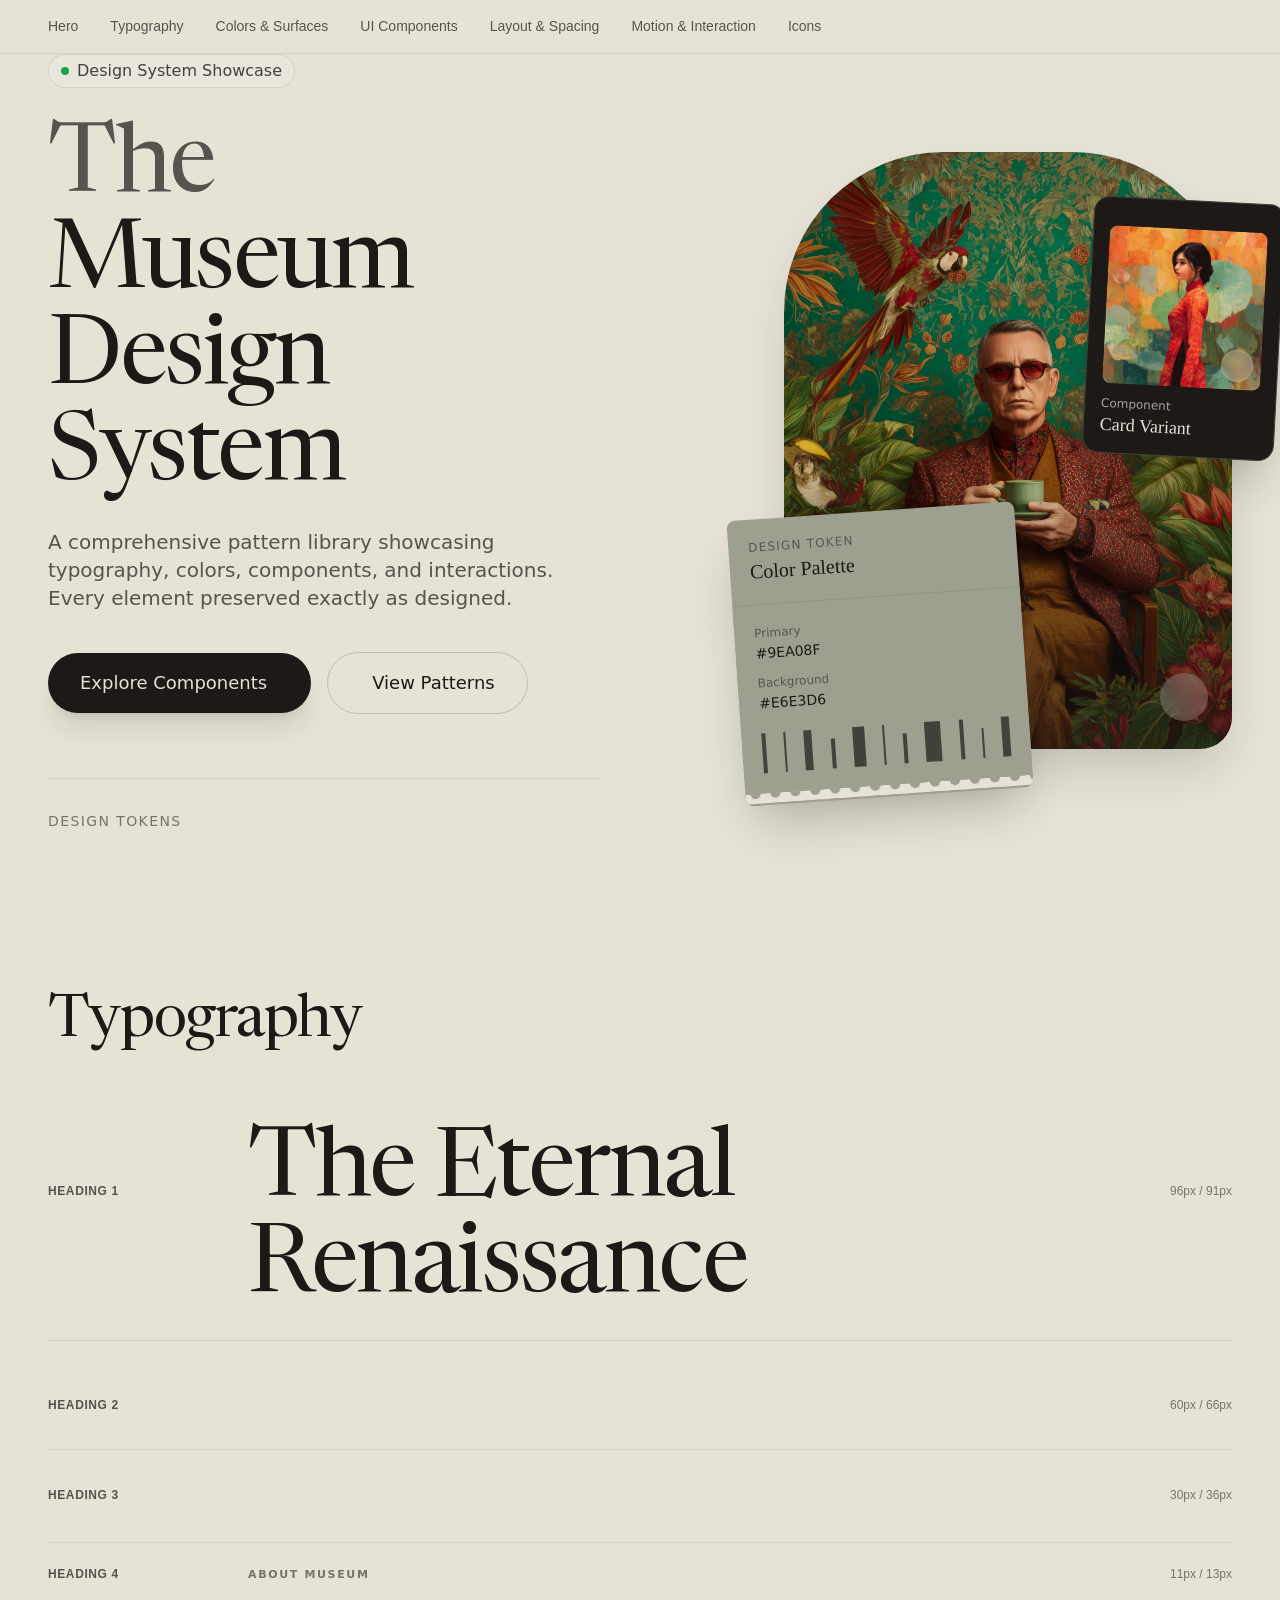
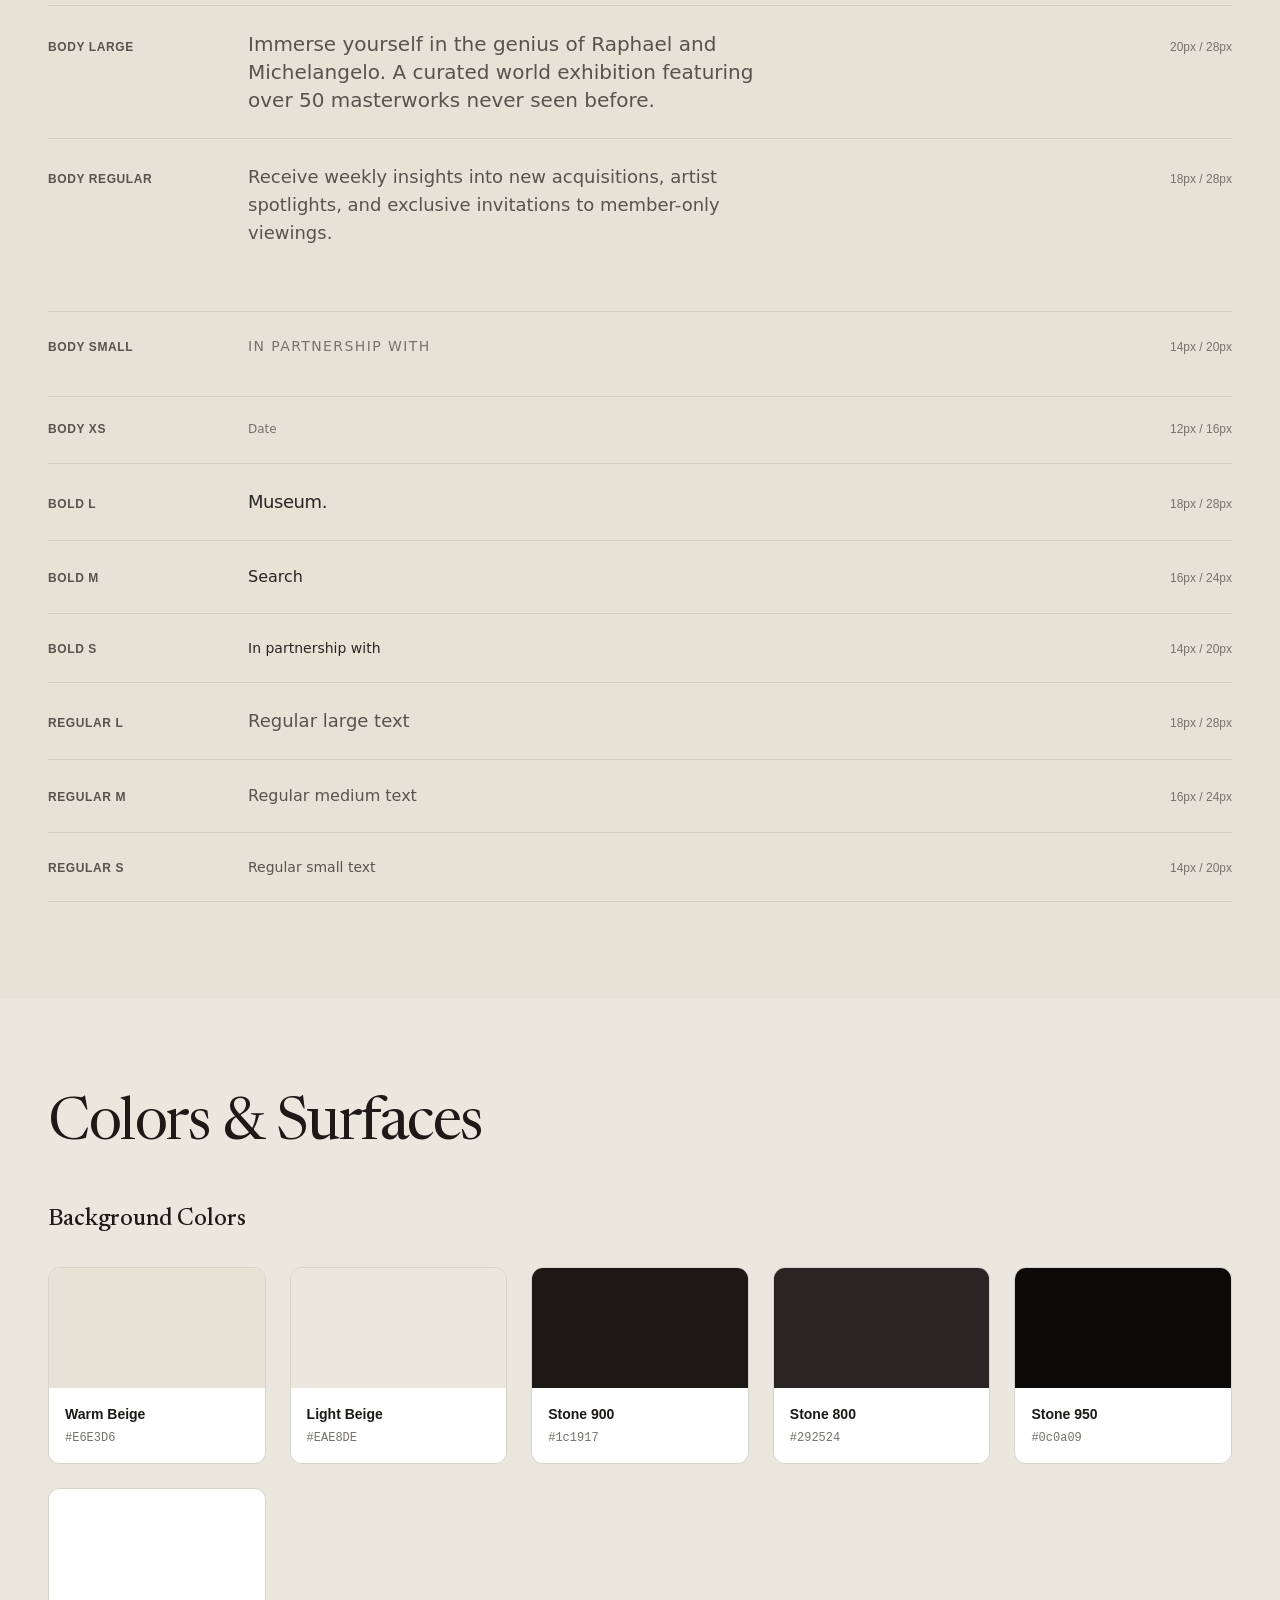
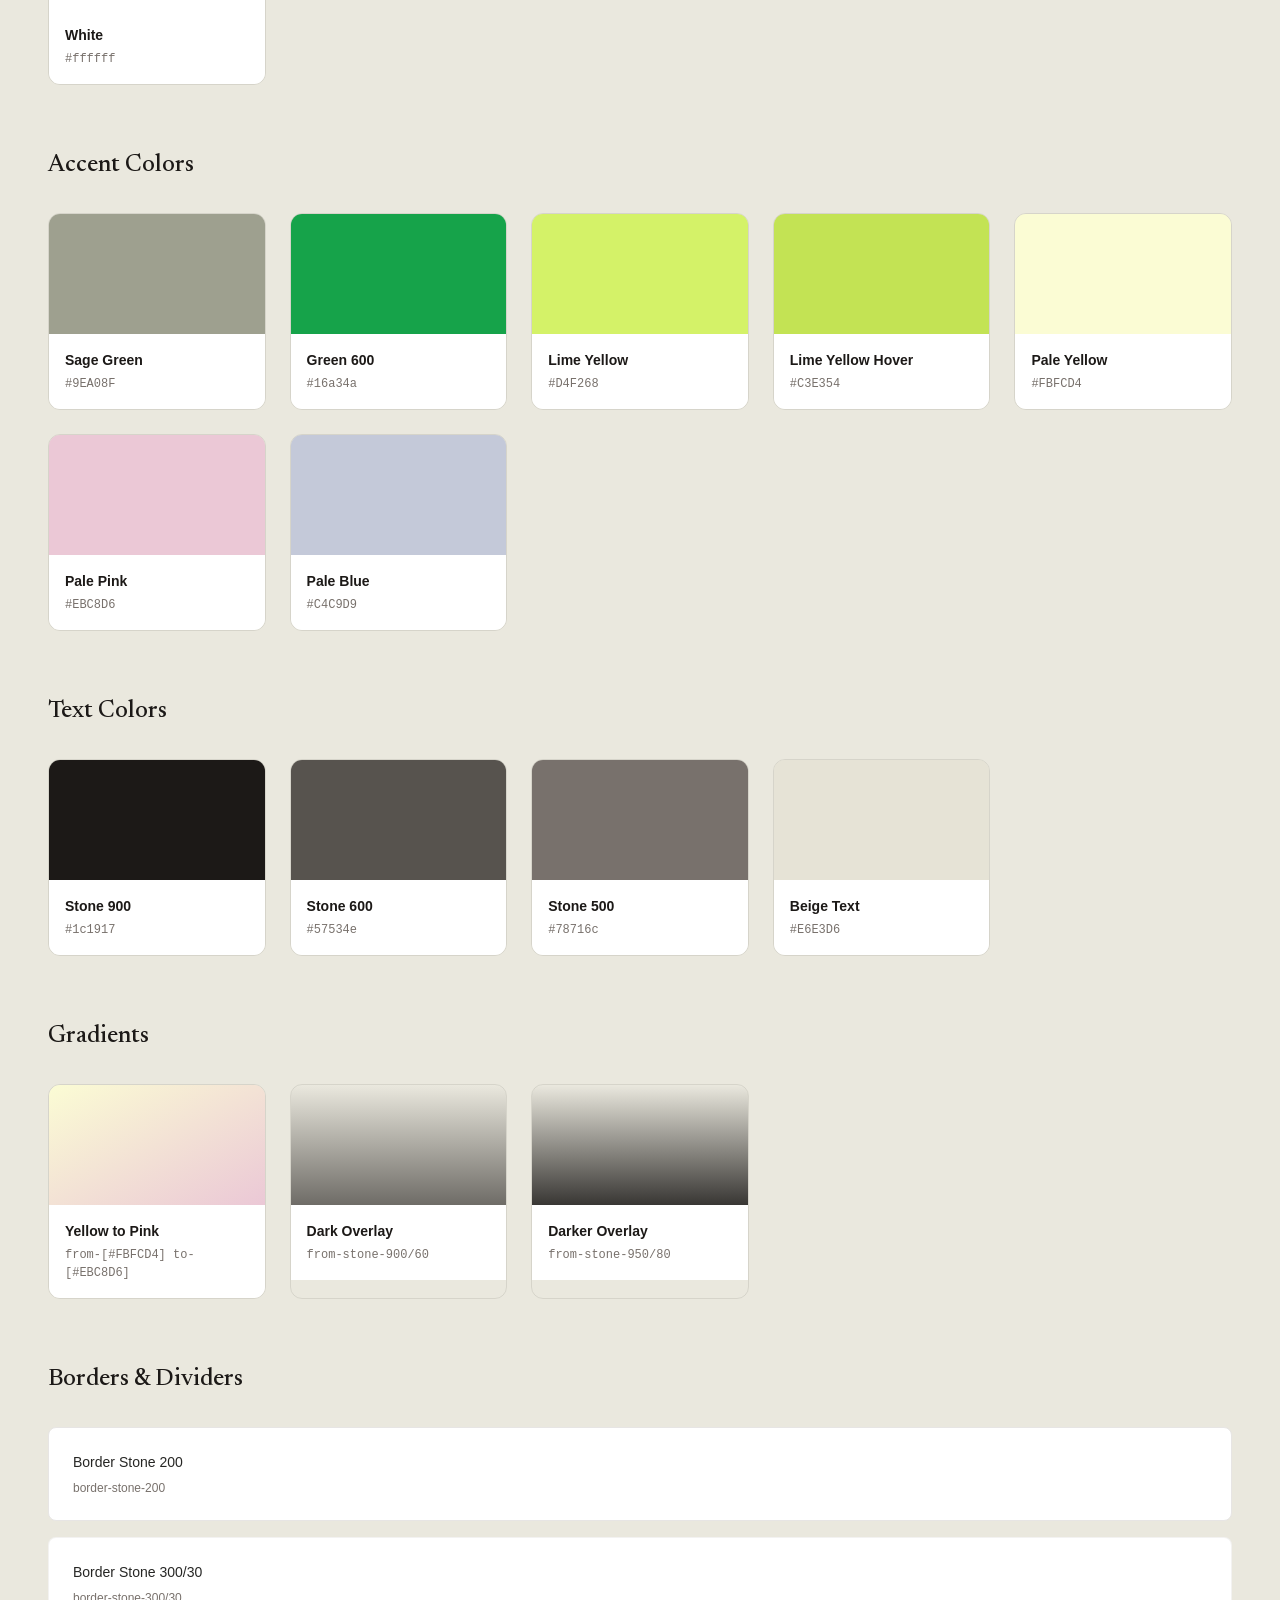
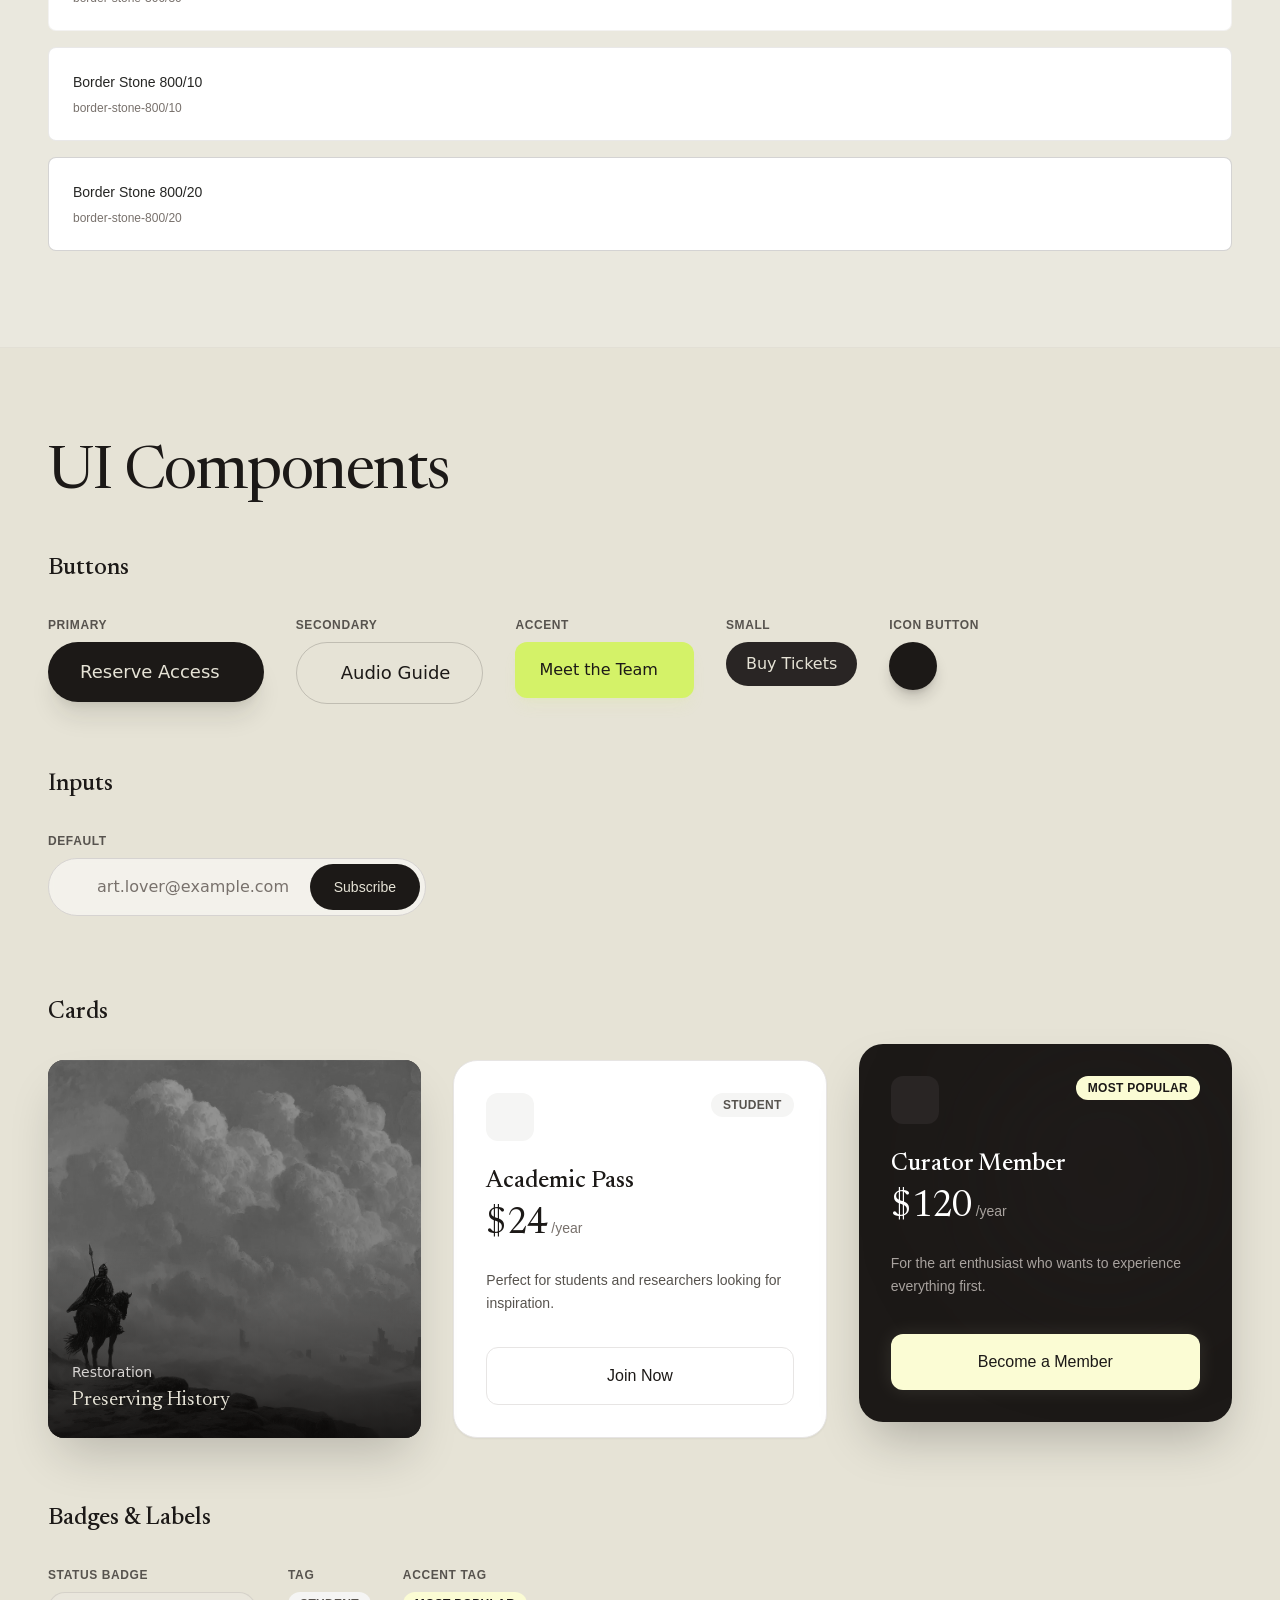
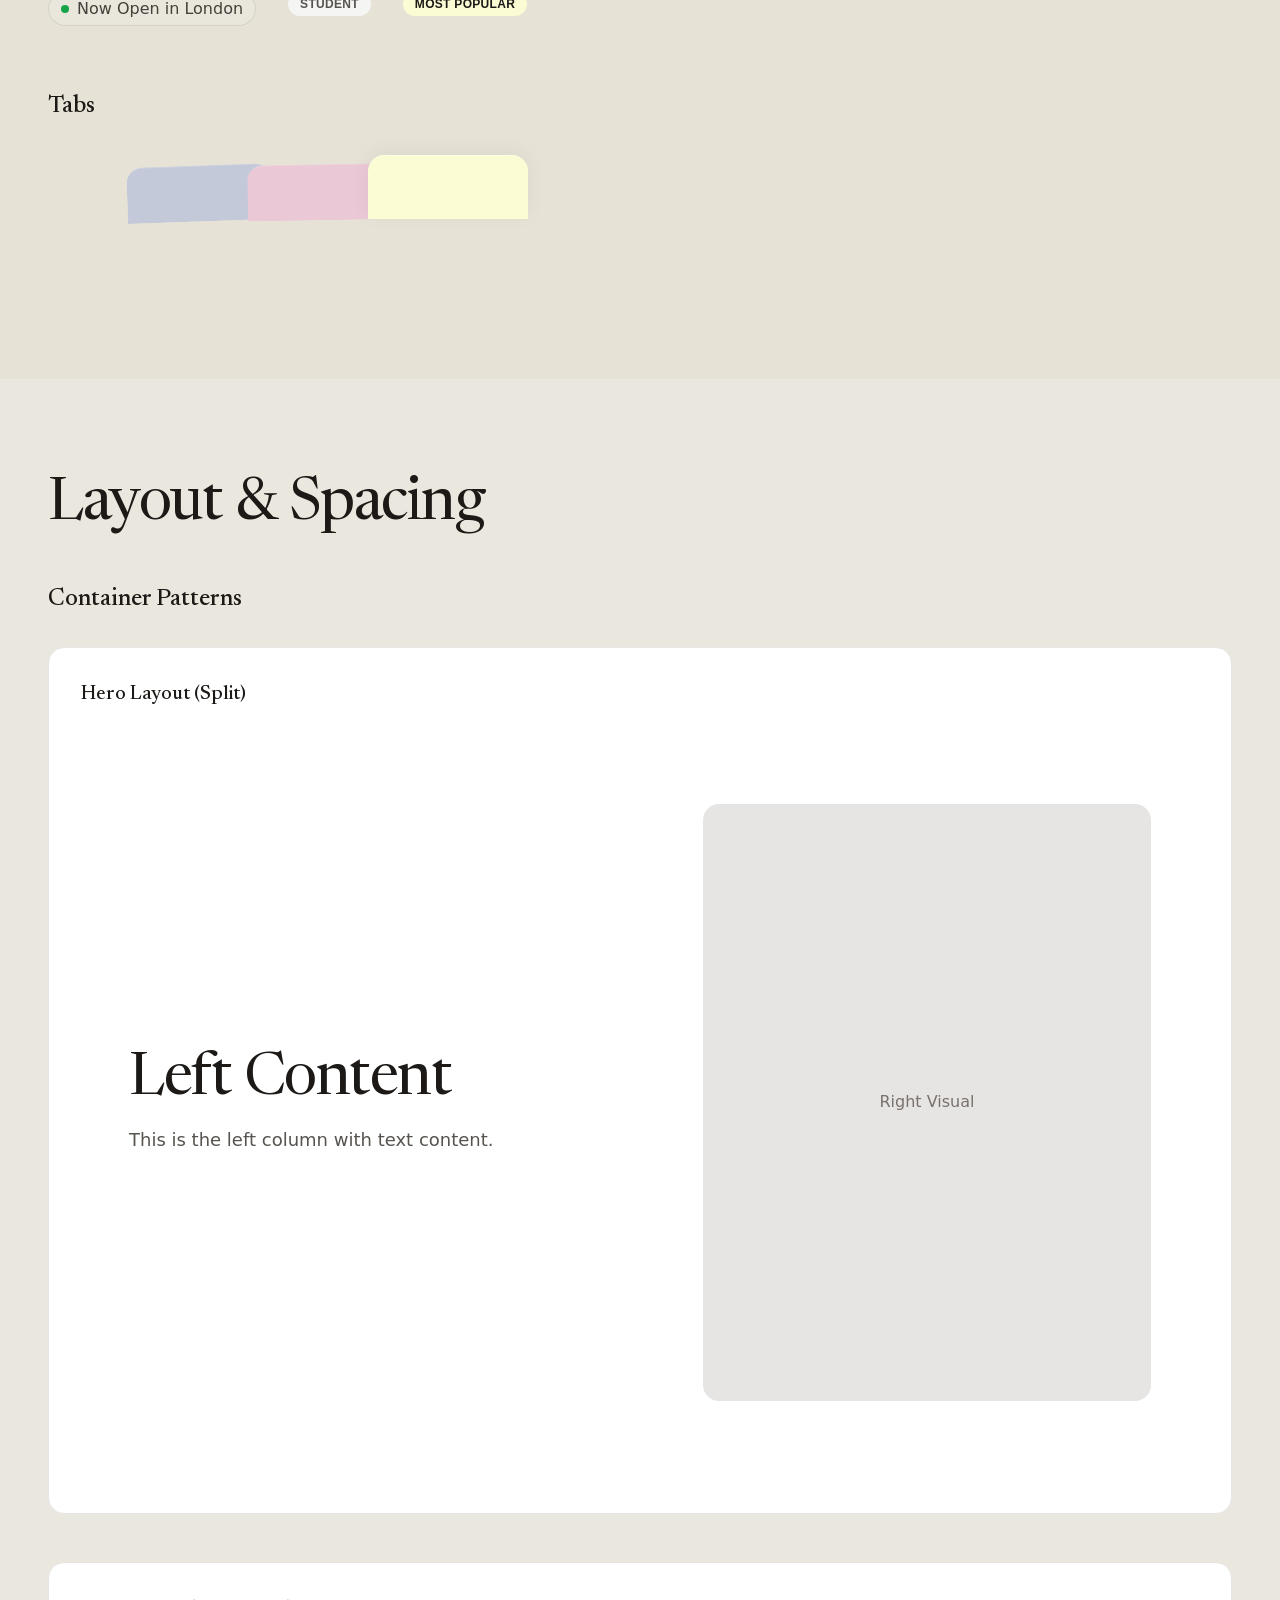
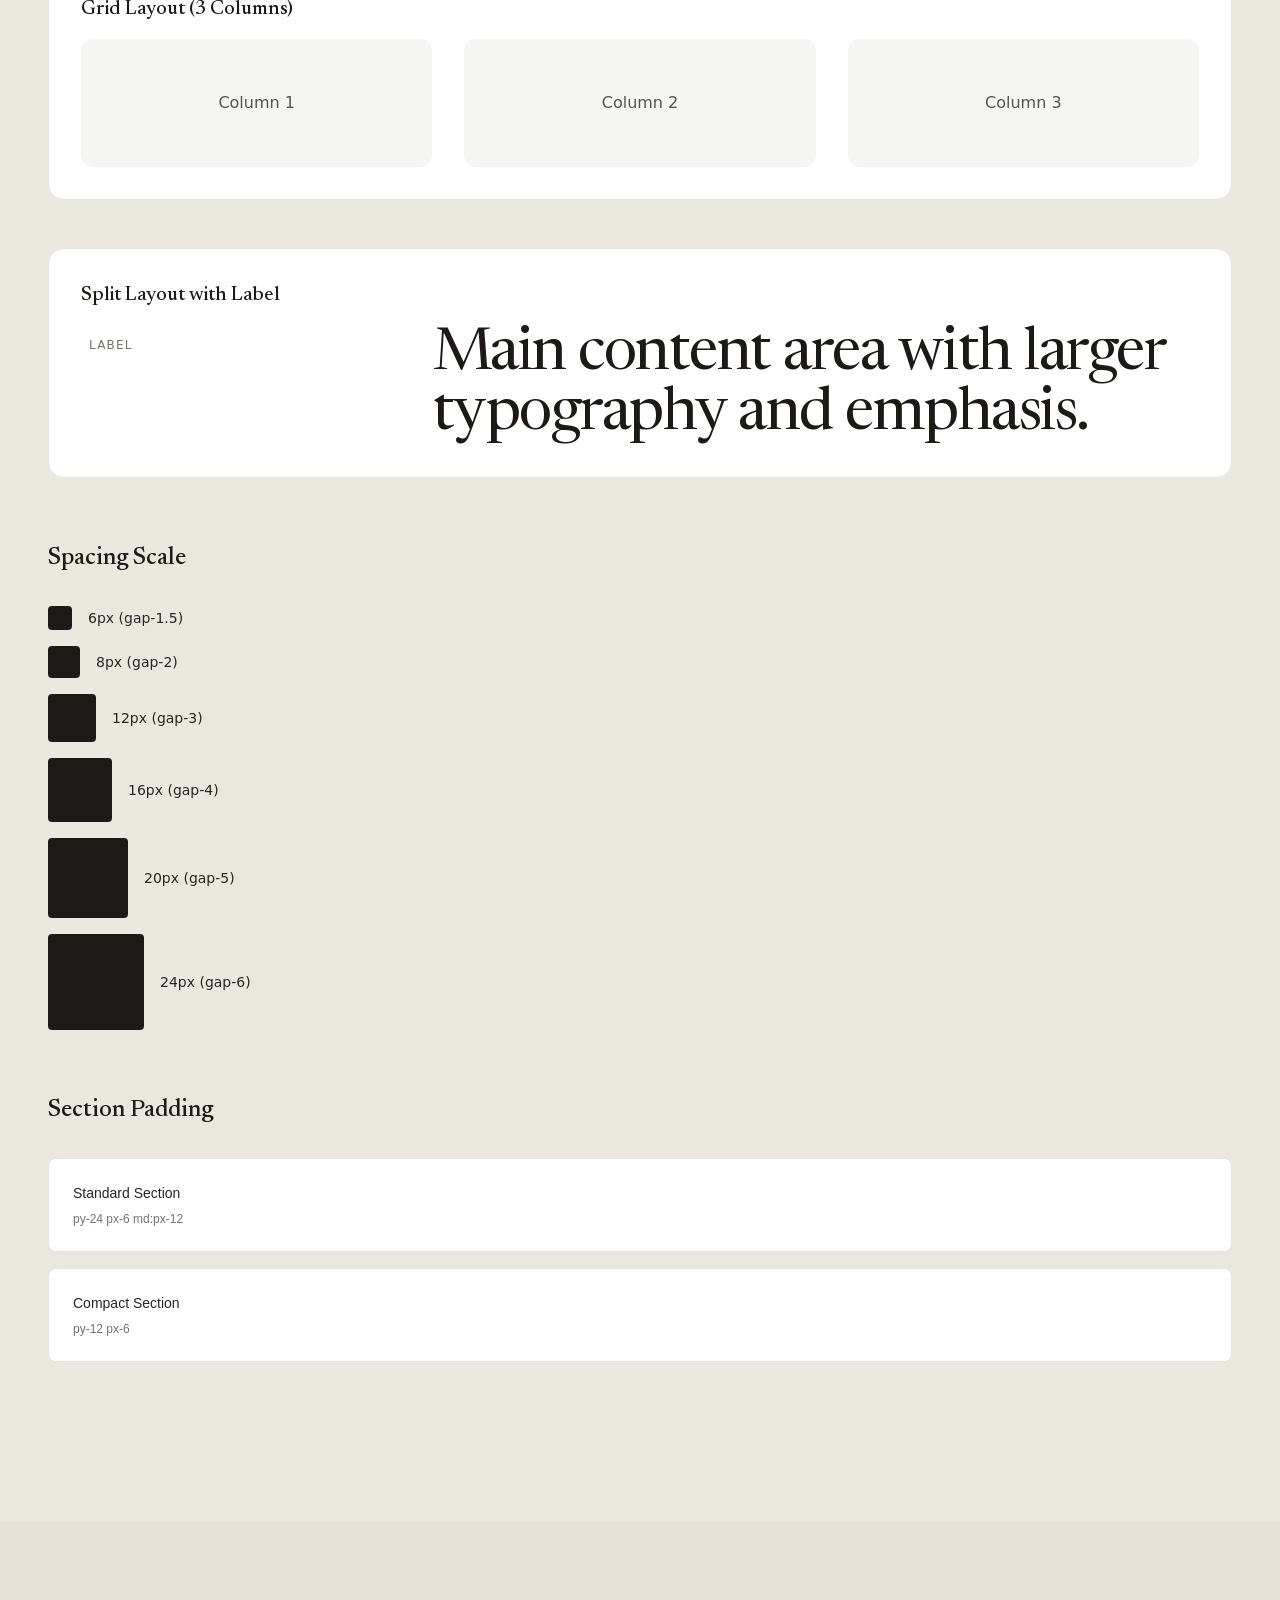
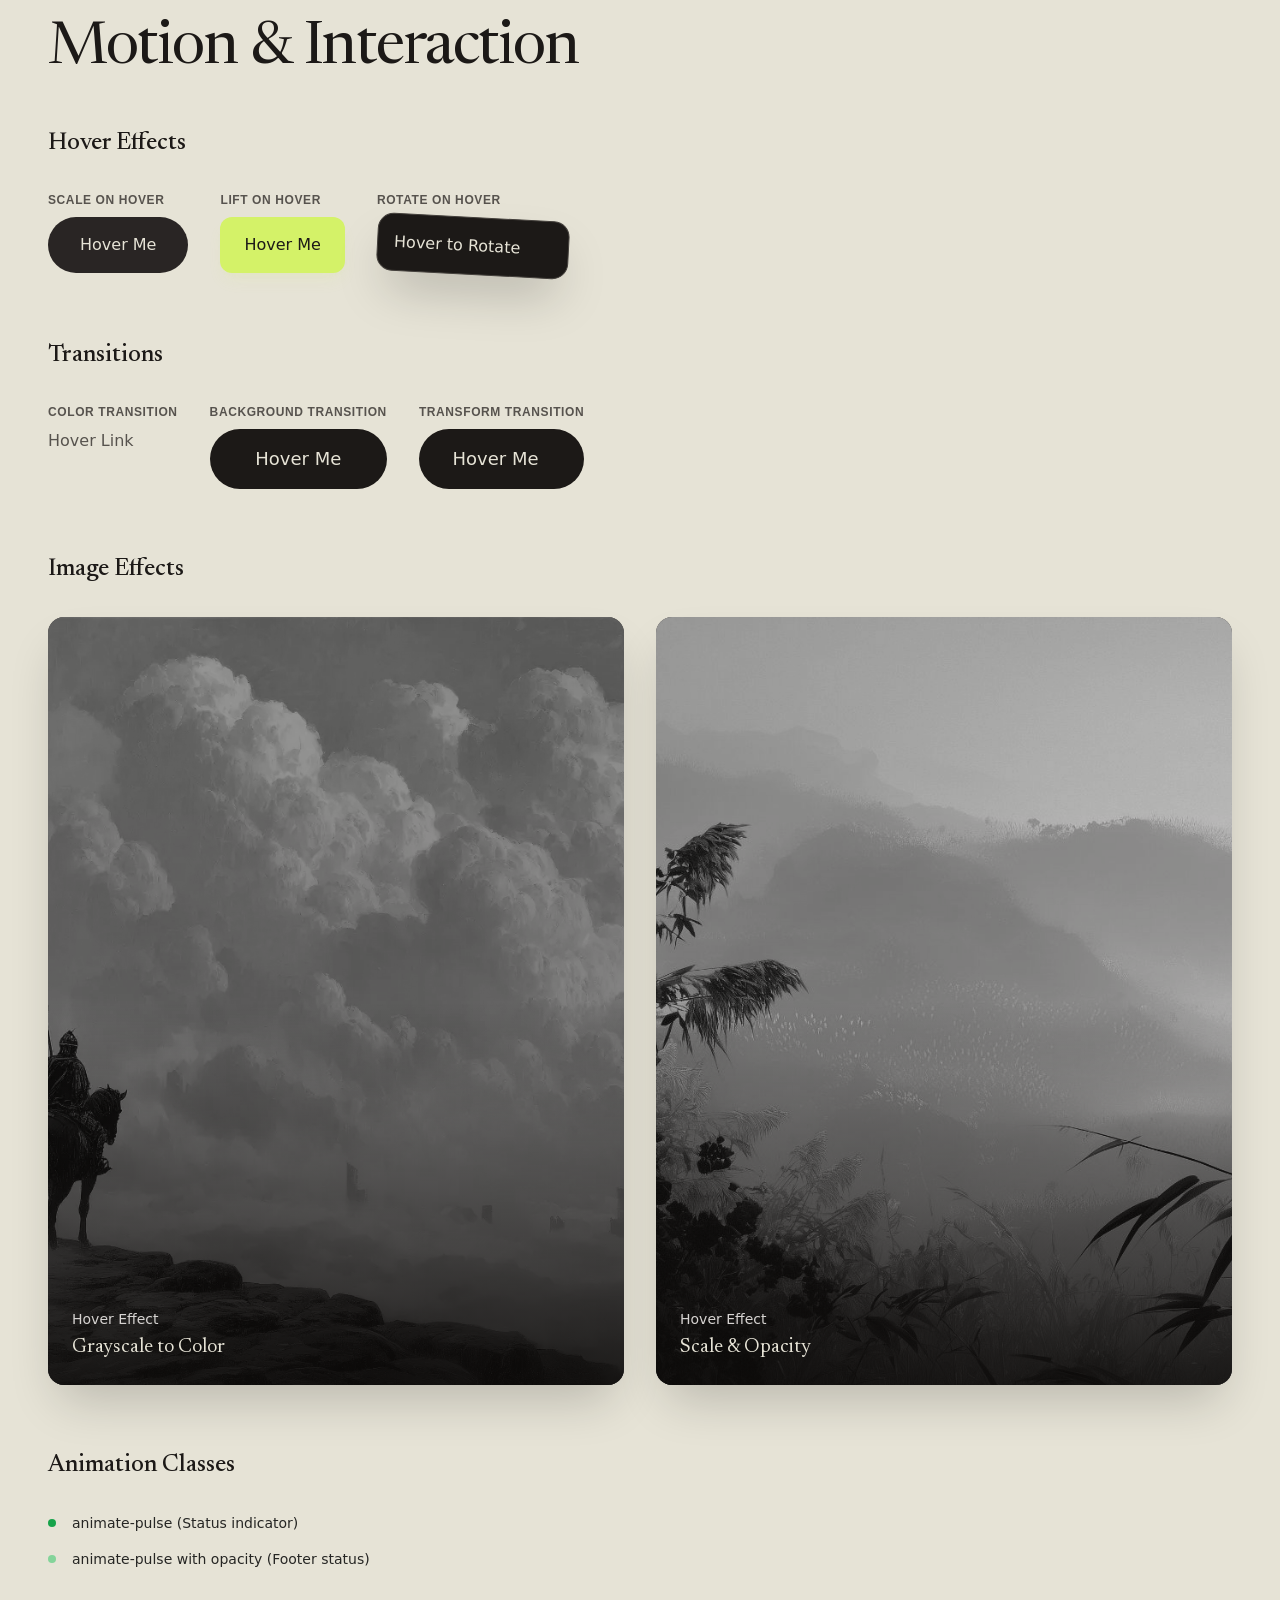
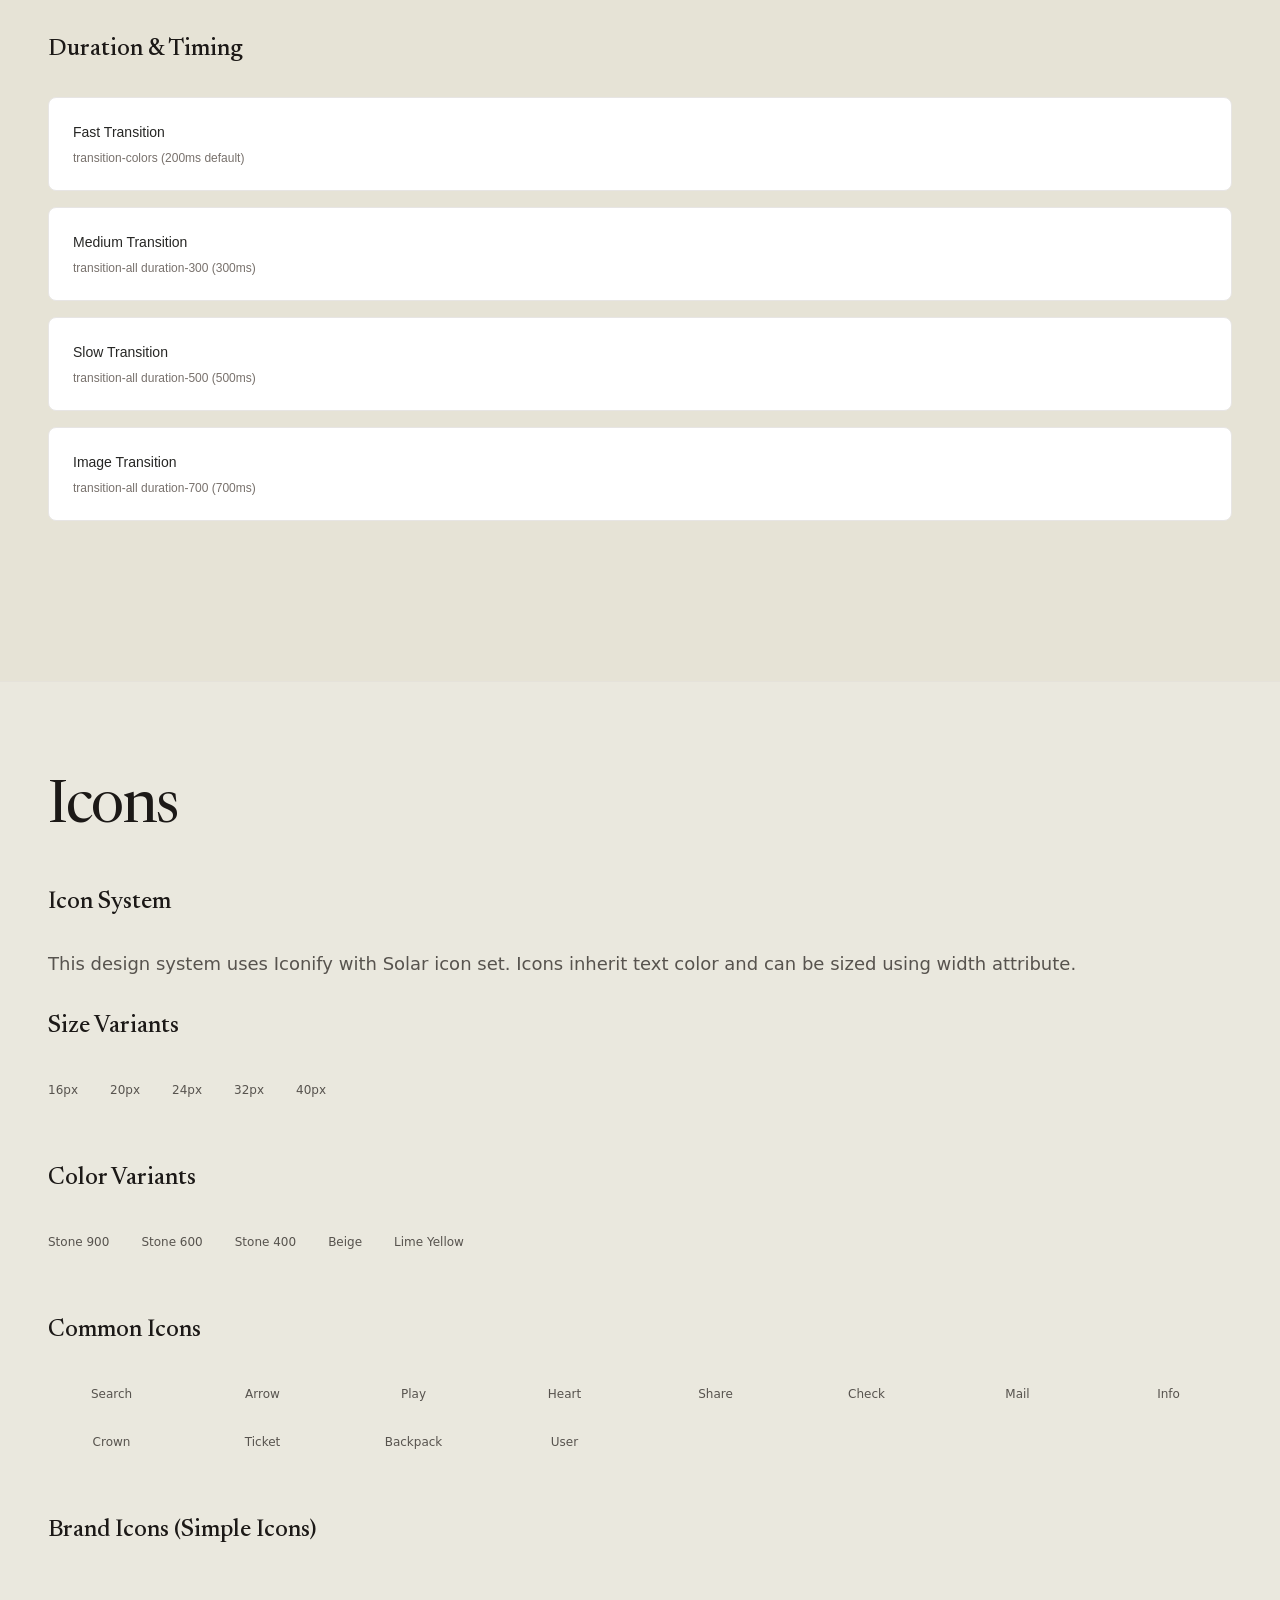
<file: Referencias/Design Systems/green-museum/design-system.html>
<html lang="en"><head><meta charset="utf-8"/>
<meta content="width=device-width, initial-scale=1.0" name="viewport"/>
<title>Design System - Museum Exhibition</title>
<script src="assets/resource_3fa48481346f.js"></script>
<script src="assets/iconify-icon_e19829e7f0e8.js"></script>
<link href="https://fonts.googleapis.com" rel="preconnect"/>
<link crossorigin="" href="https://fonts.gstatic.com" rel="preconnect"/>
<style>
body {
font-family: 'Instrument Sans', sans-serif;
background-color: #E6E3D6; /* Warm beige matching the reference */
color: #262624;
}
.font-serif {
font-family: 'Playfair Display', serif;
}
/* Custom serrated edge for the ticket */
.ticket-bottom {
background-image: radial-gradient(circle, transparent 50%, #9EA08F 50%);
background-size: 20px 20px;
background-position: -10px -10px;
height: 10px;
width: 100%;
transform: rotate(180deg);
}
/* Design System Navigation */
.ds-nav {
position: sticky;
top: 0;
z-index: 100;
background-color: rgba(230, 227, 214, 0.95);
backdrop-filter: blur(10px);
border-bottom: 1px solid rgba(38, 38, 36, 0.1);
}
.ds-nav-links {
display: flex;
gap: 2rem;
flex-wrap: wrap;
padding: 1rem 0;
}
.ds-nav-links a {
font-size: 0.875rem;
font-weight: 500;
color: #57534e;
text-decoration: none;
transition: color 0.2s;
}
.ds-nav-links a:hover {
color: #1c1917;
}
/* Section anchors */
.ds-section {
scroll-margin-top: 80px;
}
/* Typography spec table */
.typography-spec {
width: 100%;
border-collapse: collapse;
}
.typography-spec tr {
border-bottom: 1px solid rgba(38, 38, 36, 0.1);
}
.typography-spec td {
padding: 1.5rem 0;
vertical-align: baseline;
}
.typography-spec td:first-child {
width: 200px;
font-size: 0.75rem;
font-weight: 600;
text-transform: uppercase;
letter-spacing: 0.05em;
color: #57534e;
font-family: 'Instrument Sans', sans-serif;
}
.typography-spec td:nth-child(2) {
flex: 1;
}
.typography-spec td:last-child {
width: 150px;
text-align: right;
font-size: 0.75rem;
color: #78716c;
font-family: 'Instrument Sans', sans-serif;
}
/* Color swatches */
.color-grid {
display: grid;
grid-template-columns: repeat(auto-fill, minmax(200px, 1fr));
gap: 1.5rem;
}
.color-swatch {
border-radius: 0.75rem;
overflow: hidden;
border: 1px solid rgba(38, 38, 36, 0.1);
}
.color-swatch-preview {
height: 120px;
width: 100%;
}
.color-swatch-info {
padding: 1rem;
background: white;
}
.color-swatch-name {
font-weight: 600;
font-size: 0.875rem;
margin-bottom: 0.25rem;
color: #1c1917;
}
.color-swatch-value {
font-size: 0.75rem;
color: #78716c;
font-family: monospace;
}
/* Component showcase */
.component-showcase {
display: flex;
flex-wrap: wrap;
gap: 2rem;
align-items: flex-start;
}
.component-state {
display: flex;
flex-direction: column;
gap: 0.5rem;
}
.component-state-label {
font-size: 0.75rem;
font-weight: 600;
text-transform: uppercase;
letter-spacing: 0.05em;
color: #57534e;
}
</style><link href="assets/css2_86e10c4bcbd4.css" id="all-fonts-link-font-geist" rel="stylesheet"/><style id="all-fonts-style-font-geist">.font-geist { font-family: 'Geist', sans-serif !important; }</style><link href="assets/css2_0fc20595ebff.css" id="all-fonts-link-font-roboto" rel="stylesheet"/><style id="all-fonts-style-font-roboto">.font-roboto { font-family: 'Roboto', sans-serif !important; }</style><link href="assets/css2_23afcbef9bdd.css" id="all-fonts-link-font-montserrat" rel="stylesheet"/><style id="all-fonts-style-font-montserrat">.font-montserrat { font-family: 'Montserrat', sans-serif !important; }</style><link href="assets/css2_82ced711bf49.css" id="all-fonts-link-font-poppins" rel="stylesheet"/><style id="all-fonts-style-font-poppins">.font-poppins { font-family: 'Poppins', sans-serif !important; }</style><link href="assets/css2_fa22aa91016e.css" id="all-fonts-link-font-playfair" rel="stylesheet"/><style id="all-fonts-style-font-playfair">.font-playfair { font-family: 'Playfair Display', serif !important; }</style><link href="assets/css2_2b2d87bc82d8.css" id="all-fonts-link-font-instrument-serif" rel="stylesheet"/><style id="all-fonts-style-font-instrument-serif">.font-instrument-serif { font-family: 'Instrument Serif', serif !important; }</style><link href="assets/css2_4fef849c83da.css" id="all-fonts-link-font-merriweather" rel="stylesheet"/><style id="all-fonts-style-font-merriweather">.font-merriweather { font-family: 'Merriweather', serif !important; }</style><link href="assets/css2_a7b22b336fe1.css" id="all-fonts-link-font-bricolage" rel="stylesheet"/><style id="all-fonts-style-font-bricolage">.font-bricolage { font-family: 'Bricolage Grotesque', sans-serif !important; }</style><link href="assets/css2_0b2072b66163.css" id="all-fonts-link-font-jakarta" rel="stylesheet"/><style id="all-fonts-style-font-jakarta">.font-jakarta { font-family: 'Plus Jakarta Sans', sans-serif !important; }</style><link href="assets/css2_9b8bf743d4a8.css" id="all-fonts-link-font-manrope" rel="stylesheet"/><style id="all-fonts-style-font-manrope">.font-manrope { font-family: 'Manrope', sans-serif !important; }</style><link href="assets/css2_8e191ef32247.css" id="all-fonts-link-font-space-grotesk" rel="stylesheet"/><style id="all-fonts-style-font-space-grotesk">.font-space-grotesk { font-family: 'Space Grotesk', sans-serif !important; }</style><link href="assets/css2_70fd47a02eed.css" id="all-fonts-link-font-work-sans" rel="stylesheet"/><style id="all-fonts-style-font-work-sans">.font-work-sans { font-family: 'Work Sans', sans-serif !important; }</style><link href="assets/css2_b52fc18295f8.css" id="all-fonts-link-font-pt-serif" rel="stylesheet"/><style id="all-fonts-style-font-pt-serif">.font-pt-serif { font-family: 'PT Serif', serif !important; }</style><link href="assets/css2_62759cd015bd.css" id="all-fonts-link-font-geist-mono" rel="stylesheet"/><style id="all-fonts-style-font-geist-mono">.font-geist-mono { font-family: 'Geist Mono', monospace !important; }</style><link href="assets/css2_f495c2faa2a6.css" id="all-fonts-link-font-space-mono" rel="stylesheet"/><style id="all-fonts-style-font-space-mono">.font-space-mono { font-family: 'Space Mono', monospace !important; }</style><link href="assets/css2_6f16cdd6fd9f.css" id="all-fonts-link-font-quicksand" rel="stylesheet"/><style id="all-fonts-style-font-quicksand">.font-quicksand { font-family: 'Quicksand', sans-serif !important; }</style><link href="assets/css2_94cb6f0c406a.css" id="all-fonts-link-font-nunito" rel="stylesheet"/><style id="all-fonts-style-font-nunito">.font-nunito { font-family: 'Nunito', sans-serif !important; }</style><link href="assets/css2_6c160a0c4e6f.css" id="all-fonts-link-font-newsreader" rel="stylesheet"/><style id="all-fonts-style-font-newsreader">.font-newsreader { font-family: 'Newsreader', serif !important; }</style><link href="assets/css2_bd407d5ceb4b.css" id="all-fonts-link-font-google-sans-flex" rel="stylesheet"/><style id="all-fonts-style-font-google-sans-flex">.font-google-sans-flex { font-family: 'Google Sans Flex', sans-serif !important; }</style><link href="assets/css2_176e25227b5e.css" id="all-fonts-link-font-oswald" rel="stylesheet"/><style id="all-fonts-style-font-oswald">.font-oswald { font-family: 'Oswald', sans-serif !important; }</style><link href="assets/css2_e5ca562f8909.css" id="all-fonts-link-font-dm-sans" rel="stylesheet"/><style id="all-fonts-style-font-dm-sans">.font-dm-sans { font-family: 'DM Sans', sans-serif !important; }</style><style data-scroll-fix="true">
        /* Scroll fixes for offline viewing */
        html, body {
            overflow: auto !important;
            overflow-x: hidden !important;
            height: auto !important;
            min-height: 100% !important;
            scroll-behavior: auto !important;
            opacity: 1 !important;
            visibility: visible !important;
        }
        
        /* Force visibility - many sites use JS animations for initial display */
        body, .wrapper, main, #__next, #app, .page, .content {
            opacity: 1 !important;
            visibility: visible !important;
            transform: none !important;
        }
        
        /* Disable loader/preloader overlays */
        .loader, .preloader, .loading, [class*="loader"], [class*="preloader"] {
            display: none !important;
            opacity: 0 !important;
        }
        
        /* Show elements that might be hidden for animation */
        .word-inner, .char, .line, [data-aos], [data-scroll],
        .hero-text span, .hero-fade, [class*="hero"] span {
            opacity: 1 !important;
            transform: none !important;
            visibility: visible !important;
        }
        
        /* Reset Tailwind animation utility classes */
        .translate-y-full, .translate-x-full, .-translate-y-full, .-translate-x-full,
        .translate-y-1\/2, .-translate-y-1\/2, .translate-y-\[100\%\], .translate-y-\[110\%\] {
            transform: none !important;
        }
        
        /* Force visibility on common hidden-for-animation patterns */
        .opacity-0, [class*="opacity-0"] {
            opacity: 1 !important;
        }
        
        /* Reset scale transforms used for animations */
        .scale-0, .scale-50, .scale-75 {
            transform: none !important;
        }
        
        html.lenis, html.lenis-smooth, 
        body.lenis, body.lenis-smooth,
        .lenis-wrapper, .lenis-content,
        [data-lenis-prevent], [data-scroll-container] {
            overflow: visible !important;
            height: auto !important;
        }
        
        /* Fix flex containers that might cut off content */
        body.flex.items-center,
        body.flex.justify-center {
            align-items: flex-start !important;
            min-height: 100vh;
            height: auto !important;
        }
        
        /* Ensure main content scrolls */
        main, #__next, #__nuxt, #app, .main-content {
            overflow: visible !important;
            height: auto !important;
        }
        </style></head>
<body class="min-h-screen flex flex-col overflow-x-hidden selection:bg-stone-800 selection:text-[#E6E3D6]">

<!-- Design System Navigation -->
<nav class="ds-nav w-full px-6 md:px-12">
<div class="max-w-7xl mx-auto">
<div class="ds-nav-links">
<a href="#hero">Hero</a>
<a href="#typography">Typography</a>
<a href="#colors">Colors & Surfaces</a>
<a href="#components">UI Components</a>
<a href="#layout">Layout & Spacing</a>
<a href="#motion">Motion & Interaction</a>
<a href="#icons">Icons</a>
</div>
</div>
</nav>

<!-- 0) Hero Section (Exact Clone, Text Adapted) -->
<section id="hero" class="ds-section flex-grow flex flex-col md:px-12 lg:flex-row lg:gap-20 lg:pb-12 w-full max-w-7xl mr-auto ml-auto pr-6 pb-12 pl-6 relative gap-x-12 gap-y-12 items-center justify-center">
<!-- Left Content -->
<div class="flex-1 w-full flex flex-col items-start pt-8 lg:pt-0 z-10">
<div class="inline-flex items-center gap-2 px-3 py-1 rounded-full border border-stone-400/30 bg-stone-100/20 backdrop-blur-sm text-sm md:text-base text-stone-700 mb-8">
<span class="w-2 h-2 rounded-full bg-green-600 animate-pulse"></span>
<span class="font-sans">Design System Showcase</span>
</div>
<h1 class="text-6xl md:text-7xl lg:text-8xl leading-[0.95] tracking-tight text-stone-900 mb-6 font-newsreader font-light">
<span class="block text-stone-600 font-newsreader font-light">The</span>
            Museum
            Design
                System
        </h1>
<p class="text-lg md:text-xl text-stone-600 max-w-lg leading-relaxed mb-10 font-sans">
            A comprehensive pattern library showcasing typography, colors, components, and interactions. Every element preserved exactly as designed.
        </p>
<div class="flex flex-col sm:flex-row items-start sm:items-center gap-4 w-full sm:w-auto mb-16">
<button class="w-full sm:w-auto px-8 py-4 bg-stone-900 text-[#E6E3D6] rounded-full text-lg font-medium flex items-center justify-center gap-3 group transition-all hover:bg-stone-800 shadow-xl shadow-stone-900/10">
<span class="font-sans">Explore Components</span>
<iconify-icon class="group-hover:translate-x-1 transition-transform" icon="solar:arrow-right-linear" width="20"></iconify-icon>
</button>
<button class="w-full sm:w-auto px-8 py-4 bg-transparent border border-stone-800/20 text-stone-900 rounded-full text-lg font-medium flex items-center justify-center gap-3 hover:bg-stone-800/5 transition-colors">
<iconify-icon icon="solar:play-circle-linear" width="20"></iconify-icon>
<span class="font-sans">View Patterns</span>
</button>
</div>
<!-- Partners / Logos -->
<div class="w-full border-t border-stone-800/10 pt-8">
<p class="text-sm text-stone-500 mb-4 font-medium uppercase tracking-widest font-sans">Design Tokens
            </p>
<div class="flex flex-wrap items-center gap-8 opacity-60 grayscale hover:grayscale-0 transition-all duration-500">
<!-- Using Simple Icons via Iconify -->
<iconify-icon class="text-stone-800" icon="simple-icons:britishmuseum" width="32"></iconify-icon>
<iconify-icon class="text-stone-800" icon="simple-icons:artstation" width="32"></iconify-icon>
<iconify-icon class="text-stone-800" icon="simple-icons:sothebys" width="32"></iconify-icon>
<iconify-icon class="text-stone-800" icon="simple-icons:kickstarter" width="32"></iconify-icon>
</div>
</div>
</div>
<!-- Right Content: Visual Composition -->
<div class="flex-1 w-full h-full relative flex items-center justify-center lg:justify-end py-10 lg:py-20">
<!-- Decorative Elements behind -->
<iconify-icon class="absolute top-0 right-10 text-stone-400/50 hidden lg:block" icon="solar:star-fall-linear" width="48"></iconify-icon>
<div class="relative w-full max-w-md aspect-[3/4]">
<!-- Arched Image Card -->
<div class="absolute inset-0 rounded-t-[10rem] rounded-b-[2rem] overflow-hidden shadow-2xl shadow-stone-900/20 group">
<img alt="Museum Hallway" class="w-full h-full object-cover transition-transform duration-700 group-hover:scale-105" src="assets/f9ba58a4-51e6-4f54-b31a-42afcd_c86ddf94deae.webp" style=""/>
<!-- Gradient Overlay -->
<div class="absolute inset-0 bg-gradient-to-t from-stone-900/60 via-transparent to-transparent"></div>
<!-- Floating Badge on Image -->
<div class="absolute bottom-6 left-6 right-6 flex items-center justify-between text-[#E6E3D6]">
<div>
<p class="text-sm font-medium opacity-80 mb-1 font-sans">Featured Component</p>
<p class="text-2xl font-newsreader font-light">Card Pattern</p>
</div>
<button class="w-12 h-12 rounded-full bg-white/20 backdrop-blur-md flex items-center justify-center hover:bg-white/30 transition-colors">
<iconify-icon icon="solar:map-arrow-right-linear" width="24"></iconify-icon>
</button>
</div>
</div>
<!-- Floating Ticket Component (referencing the top-middle image) -->
<div class="absolute -bottom-12 -left-4 md:-left-12 w-72 bg-[#9EA08F] shadow-2xl rounded-lg overflow-hidden transform rotate-[-4deg] hover:rotate-0 transition-transform duration-500 z-20">
<!-- Ticket Header -->
<div class="p-5 border-b border-stone-900/10 flex justify-between items-start">
<div>
<p class="text-xs font-medium uppercase tracking-widest text-stone-800/60 mb-1 font-sans">Design
                            Token</p>
<p class="font-serif text-xl text-stone-900 leading-tight font-sans">Color Palette
                        </p>
</div>
<iconify-icon class="text-stone-800" icon="solar:ticket-star-linear" width="24"></iconify-icon>
</div>
<!-- Ticket Body -->
<div class="p-5 bg-[#9EA08F] relative">
<div class="space-y-3">
<div class="">
<p class="text-xs text-stone-800/60 mb-0.5 font-sans">Primary</p>
<p class="text-sm font-medium text-stone-900 font-sans">#9EA08F</p>
</div>
<div class="">
<p class="text-xs text-stone-800/60 mb-0.5 font-sans">Background</p>
<p class="text-sm font-medium text-stone-900 font-sans">#E6E3D6</p>
</div>
</div>
<!-- Barcode Simulation -->
<div class="mt-5 flex items-end justify-between gap-1 h-10 opacity-70">
<div class="w-1 bg-stone-900 h-full"></div>
<div class="w-0.5 bg-stone-900 h-full"></div>
<div class="w-2 bg-stone-900 h-full"></div>
<div class="w-1 bg-stone-900 h-3/4"></div>
<div class="w-3 bg-stone-900 h-full"></div>
<div class="w-0.5 bg-stone-900 h-full"></div>
<div class="w-1 bg-stone-900 h-3/4"></div>
<div class="w-4 bg-stone-900 h-full"></div>
<div class="w-1 bg-stone-900 h-full"></div>
<div class="w-0.5 bg-stone-900 h-3/4"></div>
<div class="w-2 bg-stone-900 h-full"></div>
</div>
</div>
<!-- Serrated Bottom -->
<div class="h-3 w-full bg-[#E6E3D6]" style="mask-image: radial-gradient(circle at 10px 0, transparent 0, transparent 5px, black 5px); mask-size: 20px 10px; mask-repeat: repeat-x;">
</div>
</div>
<!-- Floating Portrait Card (referencing the profile screen) -->
<div class="hidden md:block absolute top-12 -right-12 w-48 bg-stone-900 rounded-2xl p-4 shadow-2xl z-30 transform rotate-[3deg] hover:rotate-0 transition-transform duration-500 border border-stone-700">
<div class="flex items-center justify-between text-stone-400 mb-3">
<iconify-icon icon="solar:arrow-left-linear" width="16"></iconify-icon>
<div class="flex gap-2">
<iconify-icon icon="solar:share-linear" width="16"></iconify-icon>
<iconify-icon icon="solar:heart-linear" width="16"></iconify-icon>
</div>
</div>
<div class="w-full aspect-square rounded-lg overflow-hidden mb-3 relative">
<img class="w-full h-full object-cover" src="assets/dbf926e9-d62d-40e2-b3ca-2e76c2_9d3cfea30313.webp" style=""/>
<div class="absolute bottom-2 right-2 w-8 h-8 rounded-full bg-white/20 backdrop-blur-sm flex items-center justify-center border border-white/20">
<iconify-icon class="text-white" icon="solar:pause-linear" width="14"></iconify-icon>
</div>
</div>
<div class="">
<p class="text-xs text-stone-400 mb-0.5 font-sans">Component</p>
<p class="font-serif text-lg text-[#E6E3D6] leading-tight font-sans">Card Variant
</p>
</div>
</div>
</div>
</div>
</section>

<!-- 1) Typography -->
<section id="typography" class="ds-section w-full bg-[#E6E3D6] py-24 px-6 md:px-12 border-t border-stone-300/30">
<div class="max-w-7xl mx-auto">
<h2 class="text-5xl md:text-6xl font-newsreader font-light text-stone-900 mb-12 leading-[0.95] tracking-tight">Typography</h2>
<table class="typography-spec">
<tbody>
<tr>
<td>Heading 1</td>
<td><h1 class="text-6xl md:text-7xl lg:text-8xl leading-[0.95] tracking-tight text-stone-900 font-newsreader font-light">The Eternal Renaissance</h1></td>
<td>96px / 91px</td>
</tr>
<tr>
<td>Heading 2</td>
<td><h2 class="text-3xl md:text-5xl lg:text-6xl leading-[1.1] tracking-tight font-newsreader font-light text-[#E6E3D6]">At the National Gallery</h2></td>
<td>60px / 66px</td>
</tr>
<tr>
<td>Heading 3</td>
<td><h3 class="text-3xl font-newsreader font-light text-[#E6E3D6] mb-2">Our Visionary Thinkers</h3></td>
<td>30px / 36px</td>
</tr>
<tr>
<td>Heading 4</td>
<td><h4 class="text-[11px] font-bold tracking-[0.15em] uppercase text-stone-500 font-sans">About Museum</h4></td>
<td>11px / 13px</td>
</tr>
<tr>
<td>Body Large</td>
<td><p class="text-lg md:text-xl text-stone-600 max-w-lg leading-relaxed font-sans">Immerse yourself in the genius of Raphael and Michelangelo. A curated world exhibition featuring over 50 masterworks never seen before.</p></td>
<td>20px / 28px</td>
</tr>
<tr>
<td>Body Regular</td>
<td><p class="text-lg text-stone-600 mb-10 max-w-lg font-sans">Receive weekly insights into new acquisitions, artist spotlights, and exclusive invitations to member-only viewings.</p></td>
<td>18px / 28px</td>
</tr>
<tr>
<td>Body Small</td>
<td><p class="text-sm text-stone-500 mb-4 font-medium uppercase tracking-widest font-sans">In partnership with</p></td>
<td>14px / 20px</td>
</tr>
<tr>
<td>Body XS</td>
<td><p class="text-xs text-stone-800/60 mb-0.5 font-sans">Date</p></td>
<td>12px / 16px</td>
</tr>
<tr>
<td>Bold L</td>
<td><span class="text-lg font-medium tracking-tight font-sans">Museum.</span></td>
<td>18px / 28px</td>
</tr>
<tr>
<td>Bold M</td>
<td><span class="text-base font-medium font-sans">Search</span></td>
<td>16px / 24px</td>
</tr>
<tr>
<td>Bold S</td>
<td><span class="text-sm font-medium font-sans">In partnership with</span></td>
<td>14px / 20px</td>
</tr>
<tr>
<td>Regular L</td>
<td><span class="text-lg text-stone-600 font-sans">Regular large text</span></td>
<td>18px / 28px</td>
</tr>
<tr>
<td>Regular M</td>
<td><span class="text-base text-stone-600 font-sans">Regular medium text</span></td>
<td>16px / 24px</td>
</tr>
<tr>
<td>Regular S</td>
<td><span class="text-sm text-stone-600 font-sans">Regular small text</span></td>
<td>14px / 20px</td>
</tr>
</tbody>
</table>
</div>
</section>

<!-- 2) Colors & Surfaces -->
<section id="colors" class="ds-section w-full bg-[#EAE8DE] py-24 px-6 md:px-12 border-t border-stone-300/30">
<div class="max-w-7xl mx-auto">
<h2 class="text-5xl md:text-6xl font-newsreader font-light text-stone-900 mb-12 leading-[0.95] tracking-tight">Colors & Surfaces</h2>

<h3 class="text-2xl font-newsreader font-medium text-stone-900 mb-8">Background Colors</h3>
<div class="color-grid mb-16">
<div class="color-swatch">
<div class="color-swatch-preview" style="background-color: #E6E3D6;"></div>
<div class="color-swatch-info">
<div class="color-swatch-name">Warm Beige</div>
<div class="color-swatch-value">#E6E3D6</div>
</div>
</div>
<div class="color-swatch">
<div class="color-swatch-preview" style="background-color: #EAE8DE;"></div>
<div class="color-swatch-info">
<div class="color-swatch-name">Light Beige</div>
<div class="color-swatch-value">#EAE8DE</div>
</div>
</div>
<div class="color-swatch">
<div class="color-swatch-preview" style="background-color: #1c1917;"></div>
<div class="color-swatch-info">
<div class="color-swatch-name">Stone 900</div>
<div class="color-swatch-value">#1c1917</div>
</div>
</div>
<div class="color-swatch">
<div class="color-swatch-preview" style="background-color: #292524;"></div>
<div class="color-swatch-info">
<div class="color-swatch-name">Stone 800</div>
<div class="color-swatch-value">#292524</div>
</div>
</div>
<div class="color-swatch">
<div class="color-swatch-preview" style="background-color: #0c0a09;"></div>
<div class="color-swatch-info">
<div class="color-swatch-name">Stone 950</div>
<div class="color-swatch-value">#0c0a09</div>
</div>
</div>
<div class="color-swatch">
<div class="color-swatch-preview" style="background-color: #ffffff;"></div>
<div class="color-swatch-info">
<div class="color-swatch-name">White</div>
<div class="color-swatch-value">#ffffff</div>
</div>
</div>
</div>

<h3 class="text-2xl font-newsreader font-medium text-stone-900 mb-8">Accent Colors</h3>
<div class="color-grid mb-16">
<div class="color-swatch">
<div class="color-swatch-preview" style="background-color: #9EA08F;"></div>
<div class="color-swatch-info">
<div class="color-swatch-name">Sage Green</div>
<div class="color-swatch-value">#9EA08F</div>
</div>
</div>
<div class="color-swatch">
<div class="color-swatch-preview" style="background-color: #16a34a;"></div>
<div class="color-swatch-info">
<div class="color-swatch-name">Green 600</div>
<div class="color-swatch-value">#16a34a</div>
</div>
</div>
<div class="color-swatch">
<div class="color-swatch-preview" style="background-color: #D4F268;"></div>
<div class="color-swatch-info">
<div class="color-swatch-name">Lime Yellow</div>
<div class="color-swatch-value">#D4F268</div>
</div>
</div>
<div class="color-swatch">
<div class="color-swatch-preview" style="background-color: #C3E354;"></div>
<div class="color-swatch-info">
<div class="color-swatch-name">Lime Yellow Hover</div>
<div class="color-swatch-value">#C3E354</div>
</div>
</div>
<div class="color-swatch">
<div class="color-swatch-preview" style="background-color: #FBFCD4;"></div>
<div class="color-swatch-info">
<div class="color-swatch-name">Pale Yellow</div>
<div class="color-swatch-value">#FBFCD4</div>
</div>
</div>
<div class="color-swatch">
<div class="color-swatch-preview" style="background-color: #EBC8D6;"></div>
<div class="color-swatch-info">
<div class="color-swatch-name">Pale Pink</div>
<div class="color-swatch-value">#EBC8D6</div>
</div>
</div>
<div class="color-swatch">
<div class="color-swatch-preview" style="background-color: #C4C9D9;"></div>
<div class="color-swatch-info">
<div class="color-swatch-name">Pale Blue</div>
<div class="color-swatch-value">#C4C9D9</div>
</div>
</div>
</div>

<h3 class="text-2xl font-newsreader font-medium text-stone-900 mb-8">Text Colors</h3>
<div class="color-grid mb-16">
<div class="color-swatch">
<div class="color-swatch-preview" style="background-color: #1c1917;"></div>
<div class="color-swatch-info">
<div class="color-swatch-name">Stone 900</div>
<div class="color-swatch-value">#1c1917</div>
</div>
</div>
<div class="color-swatch">
<div class="color-swatch-preview" style="background-color: #57534e;"></div>
<div class="color-swatch-info">
<div class="color-swatch-name">Stone 600</div>
<div class="color-swatch-value">#57534e</div>
</div>
</div>
<div class="color-swatch">
<div class="color-swatch-preview" style="background-color: #78716c;"></div>
<div class="color-swatch-info">
<div class="color-swatch-name">Stone 500</div>
<div class="color-swatch-value">#78716c</div>
</div>
</div>
<div class="color-swatch">
<div class="color-swatch-preview" style="background-color: #E6E3D6;"></div>
<div class="color-swatch-info">
<div class="color-swatch-name">Beige Text</div>
<div class="color-swatch-value">#E6E3D6</div>
</div>
</div>
</div>

<h3 class="text-2xl font-newsreader font-medium text-stone-900 mb-8">Gradients</h3>
<div class="color-grid mb-16">
<div class="color-swatch">
<div class="color-swatch-preview" style="background: linear-gradient(to bottom right, #FBFCD4, #EBC8D6);"></div>
<div class="color-swatch-info">
<div class="color-swatch-name">Yellow to Pink</div>
<div class="color-swatch-value">from-[#FBFCD4] to-[#EBC8D6]</div>
</div>
</div>
<div class="color-swatch">
<div class="color-swatch-preview" style="background: linear-gradient(to top, rgba(28, 25, 23, 0.6), transparent);"></div>
<div class="color-swatch-info">
<div class="color-swatch-name">Dark Overlay</div>
<div class="color-swatch-value">from-stone-900/60</div>
</div>
</div>
<div class="color-swatch">
<div class="color-swatch-preview" style="background: linear-gradient(to top, rgba(12, 10, 9, 0.8), transparent);"></div>
<div class="color-swatch-info">
<div class="color-swatch-name">Darker Overlay</div>
<div class="color-swatch-value">from-stone-950/80</div>
</div>
</div>
</div>

<h3 class="text-2xl font-newsreader font-medium text-stone-900 mb-8">Borders & Dividers</h3>
<div class="space-y-4">
<div class="p-6 bg-white rounded-lg border border-stone-200">
<div class="text-sm font-medium mb-2">Border Stone 200</div>
<div class="text-xs text-stone-500">border-stone-200</div>
</div>
<div class="p-6 bg-white rounded-lg border border-stone-300/30">
<div class="text-sm font-medium mb-2">Border Stone 300/30</div>
<div class="text-xs text-stone-500">border-stone-300/30</div>
</div>
<div class="p-6 bg-white rounded-lg border border-stone-800/10">
<div class="text-sm font-medium mb-2">Border Stone 800/10</div>
<div class="text-xs text-stone-500">border-stone-800/10</div>
</div>
<div class="p-6 bg-white rounded-lg border border-stone-800/20">
<div class="text-sm font-medium mb-2">Border Stone 800/20</div>
<div class="text-xs text-stone-500">border-stone-800/20</div>
</div>
</div>
</div>
</section>

<!-- 3) UI Components -->
<section id="components" class="ds-section w-full bg-[#E6E3D6] py-24 px-6 md:px-12 border-t border-stone-300/30">
<div class="max-w-7xl mx-auto">
<h2 class="text-5xl md:text-6xl font-newsreader font-light text-stone-900 mb-12 leading-[0.95] tracking-tight">UI Components</h2>

<h3 class="text-2xl font-newsreader font-medium text-stone-900 mb-8">Buttons</h3>
<div class="component-showcase mb-16">
<div class="component-state">
<div class="component-state-label">Primary</div>
<button class="px-8 py-4 bg-stone-900 text-[#E6E3D6] rounded-full text-lg font-medium flex items-center justify-center gap-3 group transition-all hover:bg-stone-800 shadow-xl shadow-stone-900/10">
<span class="font-sans">Reserve Access</span>
<iconify-icon class="group-hover:translate-x-1 transition-transform" icon="solar:arrow-right-linear" width="20"></iconify-icon>
</button>
</div>
<div class="component-state">
<div class="component-state-label">Secondary</div>
<button class="px-8 py-4 bg-transparent border border-stone-800/20 text-stone-900 rounded-full text-lg font-medium flex items-center justify-center gap-3 hover:bg-stone-800/5 transition-colors">
<iconify-icon icon="solar:play-circle-linear" width="20"></iconify-icon>
<span class="font-sans">Audio Guide</span>
</button>
</div>
<div class="component-state">
<div class="component-state-label">Accent</div>
<button class="group w-full md:w-auto inline-flex items-center justify-center gap-3 px-6 py-4 bg-[#D4F268] hover:bg-[#C3E354] text-stone-900 rounded-xl font-medium transition-all duration-300 transform hover:-translate-y-1 shadow-lg shadow-[#D4F268]/10">
<span class="font-sans">Meet the Team</span>
<iconify-icon class="group-hover:translate-x-1 transition-transform duration-300" icon="solar:arrow-right-linear" width="20"></iconify-icon>
</button>
</div>
<div class="component-state">
<div class="component-state-label">Small</div>
<a class="hidden md:flex items-center justify-center px-5 py-2.5 bg-stone-800 text-[#E6E3D6] rounded-full text-base font-medium transition-transform hover:scale-105 active:scale-95 font-sans" href="#">
                Buy Tickets
            </a>
</div>
<div class="component-state">
<div class="component-state-label">Icon Button</div>
<button class="w-12 h-12 rounded-full bg-stone-900 text-[#E6E3D6] flex items-center justify-center group-hover:scale-110 transition-transform shadow-lg shadow-stone-900/20">
<iconify-icon icon="solar:arrow-right-linear" width="24"></iconify-icon>
</button>
</div>
</div>

<h3 class="text-2xl font-newsreader font-medium text-stone-900 mb-8">Inputs</h3>
<div class="component-showcase mb-16">
<div class="component-state">
<div class="component-state-label">Default</div>
<form class="w-full max-w-md relative flex items-center group">
<iconify-icon class="absolute left-4 text-stone-400 transition-colors group-focus-within:text-stone-800" icon="solar:mailbox-linear" width="24"></iconify-icon>
<input class="w-full pl-12 pr-32 py-4 bg-white/50 backdrop-blur-sm border border-stone-300 rounded-full focus:outline-none focus:ring-2 focus:ring-stone-900/10 focus:bg-white transition-all text-stone-900 placeholder:text-stone-500 font-sans" placeholder="art.lover@example.com" type="email"/>
<button class="absolute right-1.5 top-1.5 bottom-1.5 px-6 bg-stone-900 text-[#E6E3D6] rounded-full text-sm font-medium hover:scale-95 transition-transform" type="submit">
                Subscribe
            </button>
</form>
</div>
</div>

<h3 class="text-2xl font-newsreader font-medium text-stone-900 mb-8">Cards</h3>
<div class="grid grid-cols-1 md:grid-cols-3 gap-6 lg:gap-8 mb-16">
<!-- Card 1: Image Card -->
<div class="group relative rounded-2xl overflow-hidden aspect-[3/4] md:aspect-auto bg-stone-900 shadow-2xl shadow-black/20">
<img alt="Art Restoration" class="absolute inset-0 w-full h-full object-cover transition-all duration-700 grayscale group-hover:grayscale-0 group-hover:scale-105 opacity-80 group-hover:opacity-100" src="assets/7ad96a43-9d8d-4e10-aba8-59f530_8d4274fb8002.webp" style=""/>
<div class="absolute inset-0 bg-gradient-to-t from-stone-950/80 via-transparent to-transparent"></div>
<div class="absolute bottom-6 left-6">
<p class="text-stone-300 text-sm font-sans mb-1">Restoration</p>
<p class="text-[#E6E3D6] font-newsreader text-xl">Preserving History</p>
</div>
</div>
<!-- Card 2: White Card -->
<div class="bg-white rounded-3xl p-8 border border-stone-200 shadow-sm flex flex-col justify-between group hover:border-stone-400 transition-colors duration-300">
<div>
<div class="flex justify-between items-start mb-6">
<div class="w-12 h-12 rounded-xl bg-stone-100 flex items-center justify-center text-stone-600">
<iconify-icon icon="solar:backpack-linear" width="24"></iconify-icon>
</div>
<span class="inline-block px-3 py-1 rounded-full bg-stone-100 text-xs font-semibold text-stone-600 tracking-wide uppercase">Student</span>
</div>
<h3 class="text-2xl font-newsreader font-medium text-stone-900 mb-2">Academic Pass</h3>
<div class="flex items-baseline gap-1 mb-6">
<span class="text-4xl font-light font-newsreader text-stone-900">$24</span>
<span class="text-stone-500 text-sm">/year</span>
</div>
<p class="text-stone-600 text-sm mb-8 leading-relaxed">Perfect for students and researchers looking for inspiration.</p>
</div>
<button class="w-full py-4 rounded-xl border border-stone-200 text-stone-900 font-medium hover:bg-stone-50 transition-colors">Join Now</button>
</div>
<!-- Card 3: Dark Card -->
<div class="bg-stone-900 rounded-3xl p-8 shadow-2xl flex flex-col justify-between relative overflow-hidden transform md:-translate-y-4">
<div class="absolute top-0 right-0 p-32 bg-stone-800/20 rounded-full blur-3xl -translate-y-1/2 translate-x-1/2"></div>
<div>
<div class="flex justify-between items-start mb-6 relative z-10">
<div class="w-12 h-12 rounded-xl bg-stone-800 flex items-center justify-center text-[#FBFCD4]">
<iconify-icon icon="solar:user-linear" width="24"></iconify-icon>
</div>
<span class="inline-block px-3 py-1 rounded-full bg-[#FBFCD4] text-xs font-semibold text-stone-900 tracking-wide uppercase">Most Popular</span>
</div>
<h3 class="text-2xl font-newsreader font-medium text-white mb-2 relative z-10">Curator Member</h3>
<div class="flex items-baseline gap-1 mb-6 relative z-10">
<span class="text-4xl font-light font-newsreader text-white">$120</span>
<span class="text-stone-400 text-sm">/year</span>
</div>
<p class="text-stone-400 text-sm mb-8 leading-relaxed relative z-10">For the art enthusiast who wants to experience everything first.</p>
</div>
<button class="w-full py-4 rounded-xl bg-[#FBFCD4] text-stone-900 font-medium hover:bg-[#F1F3B8] transition-colors shadow-[0_0_20px_rgba(251,252,212,0.1)] relative z-10">Become a Member</button>
</div>
</div>

<h3 class="text-2xl font-newsreader font-medium text-stone-900 mb-8">Badges & Labels</h3>
<div class="component-showcase mb-16">
<div class="component-state">
<div class="component-state-label">Status Badge</div>
<div class="inline-flex items-center gap-2 px-3 py-1 rounded-full border border-stone-400/30 bg-stone-100/20 backdrop-blur-sm text-sm md:text-base text-stone-700">
<span class="w-2 h-2 rounded-full bg-green-600 animate-pulse"></span>
<span class="font-sans">Now Open in London</span>
</div>
</div>
<div class="component-state">
<div class="component-state-label">Tag</div>
<span class="inline-block px-3 py-1 rounded-full bg-stone-100 text-xs font-semibold text-stone-600 tracking-wide uppercase">Student</span>
</div>
<div class="component-state">
<div class="component-state-label">Accent Tag</div>
<span class="inline-block px-3 py-1 rounded-full bg-[#FBFCD4] text-xs font-semibold text-stone-900 tracking-wide uppercase">Most Popular</span>
</div>
</div>

<h3 class="text-2xl font-newsreader font-medium text-stone-900 mb-8">Tabs</h3>
<div class="mb-16">
<div class="flex items-end pl-4 md:pl-20 relative z-0 translate-y-[1px]">
<!-- Tab 1: Collections -->
<div class="group w-28 md:w-36 h-14 bg-[#C4C9D9] rounded-t-2xl transform -rotate-2 origin-bottom-right border-t border-white/20 flex items-center justify-center relative cursor-pointer hover:-translate-y-2 transition-transform duration-300">
<iconify-icon class="text-stone-800 opacity-60" icon="solar:eye-linear" width="26"></iconify-icon>
</div>
<!-- Tab 2: Preservation -->
<div class="group w-28 md:w-36 h-14 bg-[#EBC8D6] rounded-t-2xl -ml-6 transform -rotate-1 origin-bottom-right border-t border-white/20 flex items-center justify-center relative z-10 cursor-pointer hover:-translate-y-2 transition-transform duration-300">
<iconify-icon class="text-stone-800 opacity-60" icon="solar:leaf-linear" width="26"></iconify-icon>
</div>
<!-- Tab 3: Membership (Active) -->
<div class="w-32 md:w-40 h-16 bg-[#FBFCD4] rounded-t-2xl -ml-6 border-t border-white/40 flex items-center justify-center relative z-20 shadow-[0_-4px_20px_rgba(0,0,0,0.05)] pb-2 cursor-default">
<iconify-icon class="text-stone-900" icon="solar:crown-star-linear" width="30"></iconify-icon>
</div>
</div>
</div>
</div>
</section>

<!-- 4) Layout & Spacing -->
<section id="layout" class="ds-section w-full bg-[#EAE8DE] py-24 px-6 md:px-12 border-t border-stone-300/30">
<div class="max-w-7xl mx-auto">
<h2 class="text-5xl md:text-6xl font-newsreader font-light text-stone-900 mb-12 leading-[0.95] tracking-tight">Layout & Spacing</h2>

<h3 class="text-2xl font-newsreader font-medium text-stone-900 mb-8">Container Patterns</h3>
<div class="space-y-12 mb-16">
<!-- Pattern 1: Hero Layout -->
<div class="bg-white rounded-2xl p-8 border border-stone-200">
<h4 class="text-xl font-newsreader font-medium text-stone-900 mb-4">Hero Layout (Split)</h4>
<div class="flex flex-col md:px-12 lg:flex-row lg:gap-20 w-full max-w-7xl mx-auto gap-x-12 gap-y-12 items-center justify-center">
<div class="flex-1 w-full flex flex-col items-start pt-8 lg:pt-0">
<h1 class="text-4xl md:text-5xl lg:text-6xl leading-[0.95] tracking-tight text-stone-900 mb-4 font-newsreader font-light">Left Content</h1>
<p class="text-base md:text-lg text-stone-600 max-w-lg leading-relaxed font-sans">This is the left column with text content.</p>
</div>
<div class="flex-1 w-full h-full relative flex items-center justify-center lg:justify-end py-10 lg:py-20">
<div class="w-full max-w-md aspect-[3/4] bg-stone-200 rounded-2xl flex items-center justify-center">
<span class="text-stone-500 font-sans">Right Visual</span>
</div>
</div>
</div>
</div>

<!-- Pattern 2: Grid Layout -->
<div class="bg-white rounded-2xl p-8 border border-stone-200">
<h4 class="text-xl font-newsreader font-medium text-stone-900 mb-4">Grid Layout (3 Columns)</h4>
<div class="grid grid-cols-1 md:grid-cols-3 gap-6 lg:gap-8">
<div class="bg-stone-100 rounded-xl p-6 h-32 flex items-center justify-center">
<span class="text-stone-600 font-sans">Column 1</span>
</div>
<div class="bg-stone-100 rounded-xl p-6 h-32 flex items-center justify-center">
<span class="text-stone-600 font-sans">Column 2</span>
</div>
<div class="bg-stone-100 rounded-xl p-6 h-32 flex items-center justify-center">
<span class="text-stone-600 font-sans">Column 3</span>
</div>
</div>
</div>

<!-- Pattern 3: Split with Label -->
<div class="bg-white rounded-2xl p-8 border border-stone-200">
<h4 class="text-xl font-newsreader font-medium text-stone-900 mb-4">Split Layout with Label</h4>
<div class="flex flex-col md:flex-row items-start gap-12 lg:gap-24">
<div class="w-full md:w-1/4 pt-3 flex flex-col gap-6">
<div class="flex items-center gap-2 text-stone-500">
<iconify-icon icon="solar:info-square-linear" width="18"></iconify-icon>
<span class="text-xs font-medium uppercase tracking-widest font-sans">Label</span>
</div>
</div>
<div class="w-full md:w-3/4">
<h2 class="text-3xl md:text-5xl lg:text-6xl leading-[1.1] tracking-tight font-newsreader font-light text-stone-900">
                    Main content area with larger typography and emphasis.
                </h2>
</div>
</div>
</div>
</div>

<h3 class="text-2xl font-newsreader font-medium text-stone-900 mb-8">Spacing Scale</h3>
<div class="space-y-4 mb-16">
<div class="flex items-center gap-4">
<div class="w-6 h-6 bg-stone-900 rounded"></div>
<span class="text-sm font-sans">6px (gap-1.5)</span>
</div>
<div class="flex items-center gap-4">
<div class="w-8 h-8 bg-stone-900 rounded"></div>
<span class="text-sm font-sans">8px (gap-2)</span>
</div>
<div class="flex items-center gap-4">
<div class="w-12 h-12 bg-stone-900 rounded"></div>
<span class="text-sm font-sans">12px (gap-3)</span>
</div>
<div class="flex items-center gap-4">
<div class="w-16 h-16 bg-stone-900 rounded"></div>
<span class="text-sm font-sans">16px (gap-4)</span>
</div>
<div class="flex items-center gap-4">
<div class="w-20 h-20 bg-stone-900 rounded"></div>
<span class="text-sm font-sans">20px (gap-5)</span>
</div>
<div class="flex items-center gap-4">
<div class="w-24 h-24 bg-stone-900 rounded"></div>
<span class="text-sm font-sans">24px (gap-6)</span>
</div>
</div>

<h3 class="text-2xl font-newsreader font-medium text-stone-900 mb-8">Section Padding</h3>
<div class="space-y-4 mb-16">
<div class="bg-white rounded-lg p-6 border border-stone-200">
<div class="text-sm font-medium mb-2">Standard Section</div>
<div class="text-xs text-stone-500">py-24 px-6 md:px-12</div>
</div>
<div class="bg-white rounded-lg p-6 border border-stone-200">
<div class="text-sm font-medium mb-2">Compact Section</div>
<div class="text-xs text-stone-500">py-12 px-6</div>
</div>
</div>
</div>
</section>

<!-- 5) Motion & Interaction -->
<section id="motion" class="ds-section w-full bg-[#E6E3D6] py-24 px-6 md:px-12 border-t border-stone-300/30">
<div class="max-w-7xl mx-auto">
<h2 class="text-5xl md:text-6xl font-newsreader font-light text-stone-900 mb-12 leading-[0.95] tracking-tight">Motion & Interaction</h2>

<h3 class="text-2xl font-newsreader font-medium text-stone-900 mb-8">Hover Effects</h3>
<div class="component-showcase mb-16">
<div class="component-state">
<div class="component-state-label">Scale on Hover</div>
<button class="px-8 py-4 bg-stone-800 text-[#E6E3D6] rounded-full text-base font-medium transition-transform hover:scale-105 active:scale-95 font-sans">
                Hover Me
            </button>
</div>
<div class="component-state">
<div class="component-state-label">Lift on Hover</div>
<button class="group px-6 py-4 bg-[#D4F268] text-stone-900 rounded-xl font-medium transition-all duration-300 transform hover:-translate-y-1 shadow-lg shadow-[#D4F268]/10 font-sans">
                Hover Me
            </button>
</div>
<div class="component-state">
<div class="component-state-label">Rotate on Hover</div>
<div class="w-48 bg-stone-900 rounded-2xl p-4 shadow-2xl transform rotate-[3deg] hover:rotate-0 transition-transform duration-500 border border-stone-700">
<div class="text-[#E6E3D6] font-sans">Hover to Rotate</div>
</div>
</div>
</div>

<h3 class="text-2xl font-newsreader font-medium text-stone-900 mb-8">Transitions</h3>
<div class="component-showcase mb-16">
<div class="component-state">
<div class="component-state-label">Color Transition</div>
<a class="text-base text-stone-600 hover:text-stone-900 transition-colors font-sans" href="#">Hover Link</a>
</div>
<div class="component-state">
<div class="component-state-label">Background Transition</div>
<button class="px-8 py-4 bg-stone-900 text-[#E6E3D6] rounded-full text-lg font-medium transition-all hover:bg-stone-800 font-sans">
                Hover Me
            </button>
</div>
<div class="component-state">
<div class="component-state-label">Transform Transition</div>
<button class="px-8 py-4 bg-stone-900 text-[#E6E3D6] rounded-full text-lg font-medium flex items-center justify-center gap-3 group transition-all font-sans">
<span>Hover Me</span>
<iconify-icon class="group-hover:translate-x-1 transition-transform" icon="solar:arrow-right-linear" width="20"></iconify-icon>
</button>
</div>
</div>

<h3 class="text-2xl font-newsreader font-medium text-stone-900 mb-8">Image Effects</h3>
<div class="grid grid-cols-1 md:grid-cols-2 gap-8 mb-16">
<div class="group relative rounded-2xl overflow-hidden aspect-[3/4] bg-stone-900 shadow-2xl shadow-black/20">
<img alt="Art Restoration" class="absolute inset-0 w-full h-full object-cover transition-all duration-700 grayscale group-hover:grayscale-0 group-hover:scale-105 opacity-80 group-hover:opacity-100" src="assets/7ad96a43-9d8d-4e10-aba8-59f530_8d4274fb8002.webp" style=""/>
<div class="absolute inset-0 bg-gradient-to-t from-stone-950/80 via-transparent to-transparent"></div>
<div class="absolute bottom-6 left-6">
<p class="text-stone-300 text-sm font-sans mb-1">Hover Effect</p>
<p class="text-[#E6E3D6] font-newsreader text-xl">Grayscale to Color</p>
</div>
</div>
<div class="group relative rounded-2xl overflow-hidden aspect-[3/4] bg-stone-900 shadow-2xl shadow-black/20">
<img alt="Curators Discussing" class="absolute inset-0 w-full h-full object-cover transition-all duration-700 grayscale group-hover:grayscale-0 group-hover:scale-105 opacity-80 group-hover:opacity-100" src="assets/70e1096b-0c64-49c6-a22e-5b8e1f_c2515ea84f2f.jpg"/>
<div class="absolute inset-0 bg-gradient-to-t from-stone-950/80 via-transparent to-transparent"></div>
<div class="absolute bottom-6 left-6">
<p class="text-stone-300 text-sm font-sans mb-1">Hover Effect</p>
<p class="text-[#E6E3D6] font-newsreader text-xl">Scale & Opacity</p>
</div>
</div>
</div>

<h3 class="text-2xl font-newsreader font-medium text-stone-900 mb-8">Animation Classes</h3>
<div class="space-y-4 mb-16">
<div class="flex items-center gap-4">
<div class="w-2 h-2 rounded-full bg-green-600 animate-pulse"></div>
<span class="text-sm font-sans">animate-pulse (Status indicator)</span>
</div>
<div class="flex items-center gap-4">
<div class="w-2 h-2 rounded-full bg-green-500/50 animate-pulse"></div>
<span class="text-sm font-sans">animate-pulse with opacity (Footer status)</span>
</div>
</div>

<h3 class="text-2xl font-newsreader font-medium text-stone-900 mb-8">Duration & Timing</h3>
<div class="space-y-4 mb-16">
<div class="bg-white rounded-lg p-6 border border-stone-200">
<div class="text-sm font-medium mb-2">Fast Transition</div>
<div class="text-xs text-stone-500">transition-colors (200ms default)</div>
</div>
<div class="bg-white rounded-lg p-6 border border-stone-200">
<div class="text-sm font-medium mb-2">Medium Transition</div>
<div class="text-xs text-stone-500">transition-all duration-300 (300ms)</div>
</div>
<div class="bg-white rounded-lg p-6 border border-stone-200">
<div class="text-sm font-medium mb-2">Slow Transition</div>
<div class="text-xs text-stone-500">transition-all duration-500 (500ms)</div>
</div>
<div class="bg-white rounded-lg p-6 border border-stone-200">
<div class="text-sm font-medium mb-2">Image Transition</div>
<div class="text-xs text-stone-500">transition-all duration-700 (700ms)</div>
</div>
</div>
</div>
</section>

<!-- 6) Icons -->
<section id="icons" class="ds-section w-full bg-[#EAE8DE] py-24 px-6 md:px-12 border-t border-stone-300/30">
<div class="max-w-7xl mx-auto">
<h2 class="text-5xl md:text-6xl font-newsreader font-light text-stone-900 mb-12 leading-[0.95] tracking-tight">Icons</h2>

<h3 class="text-2xl font-newsreader font-medium text-stone-900 mb-8">Icon System</h3>
<p class="text-lg text-stone-600 mb-8 font-sans">This design system uses Iconify with Solar icon set. Icons inherit text color and can be sized using width attribute.</p>

<h3 class="text-2xl font-newsreader font-medium text-stone-900 mb-8">Size Variants</h3>
<div class="flex items-center gap-8 mb-16">
<div class="flex flex-col items-center gap-2">
<iconify-icon icon="solar:star-fall-linear" width="16"></iconify-icon>
<span class="text-xs text-stone-600 font-sans">16px</span>
</div>
<div class="flex flex-col items-center gap-2">
<iconify-icon icon="solar:star-fall-linear" width="20"></iconify-icon>
<span class="text-xs text-stone-600 font-sans">20px</span>
</div>
<div class="flex flex-col items-center gap-2">
<iconify-icon icon="solar:star-fall-linear" width="24"></iconify-icon>
<span class="text-xs text-stone-600 font-sans">24px</span>
</div>
<div class="flex flex-col items-center gap-2">
<iconify-icon icon="solar:star-fall-linear" width="32"></iconify-icon>
<span class="text-xs text-stone-600 font-sans">32px</span>
</div>
<div class="flex flex-col items-center gap-2">
<iconify-icon icon="solar:star-fall-linear" width="40"></iconify-icon>
<span class="text-xs text-stone-600 font-sans">40px</span>
</div>
</div>

<h3 class="text-2xl font-newsreader font-medium text-stone-900 mb-8">Color Variants</h3>
<div class="flex items-center gap-8 mb-16">
<div class="flex flex-col items-center gap-2">
<iconify-icon icon="solar:heart-linear" class="text-stone-900" width="24"></iconify-icon>
<span class="text-xs text-stone-600 font-sans">Stone 900</span>
</div>
<div class="flex flex-col items-center gap-2">
<iconify-icon icon="solar:heart-linear" class="text-stone-600" width="24"></iconify-icon>
<span class="text-xs text-stone-600 font-sans">Stone 600</span>
</div>
<div class="flex flex-col items-center gap-2">
<iconify-icon icon="solar:heart-linear" class="text-stone-400" width="24"></iconify-icon>
<span class="text-xs text-stone-600 font-sans">Stone 400</span>
</div>
<div class="flex flex-col items-center gap-2">
<iconify-icon icon="solar:heart-linear" class="text-[#E6E3D6]" width="24"></iconify-icon>
<span class="text-xs text-stone-600 font-sans">Beige</span>
</div>
<div class="flex flex-col items-center gap-2">
<iconify-icon icon="solar:heart-linear" class="text-[#D4F268]" width="24"></iconify-icon>
<span class="text-xs text-stone-600 font-sans">Lime Yellow</span>
</div>
</div>

<h3 class="text-2xl font-newsreader font-medium text-stone-900 mb-8">Common Icons</h3>
<div class="grid grid-cols-4 md:grid-cols-8 gap-6 mb-16">
<div class="flex flex-col items-center gap-2">
<iconify-icon icon="solar:magnifer-linear" class="text-stone-800" width="24"></iconify-icon>
<span class="text-xs text-stone-600 font-sans text-center">Search</span>
</div>
<div class="flex flex-col items-center gap-2">
<iconify-icon icon="solar:arrow-right-linear" class="text-stone-800" width="24"></iconify-icon>
<span class="text-xs text-stone-600 font-sans text-center">Arrow</span>
</div>
<div class="flex flex-col items-center gap-2">
<iconify-icon icon="solar:play-circle-linear" class="text-stone-800" width="24"></iconify-icon>
<span class="text-xs text-stone-600 font-sans text-center">Play</span>
</div>
<div class="flex flex-col items-center gap-2">
<iconify-icon icon="solar:heart-linear" class="text-stone-800" width="24"></iconify-icon>
<span class="text-xs text-stone-600 font-sans text-center">Heart</span>
</div>
<div class="flex flex-col items-center gap-2">
<iconify-icon icon="solar:share-linear" class="text-stone-800" width="24"></iconify-icon>
<span class="text-xs text-stone-600 font-sans text-center">Share</span>
</div>
<div class="flex flex-col items-center gap-2">
<iconify-icon icon="solar:check-circle-linear" class="text-stone-800" width="24"></iconify-icon>
<span class="text-xs text-stone-600 font-sans text-center">Check</span>
</div>
<div class="flex flex-col items-center gap-2">
<iconify-icon icon="solar:mailbox-linear" class="text-stone-800" width="24"></iconify-icon>
<span class="text-xs text-stone-600 font-sans text-center">Mail</span>
</div>
<div class="flex flex-col items-center gap-2">
<iconify-icon icon="solar:info-square-linear" class="text-stone-800" width="24"></iconify-icon>
<span class="text-xs text-stone-600 font-sans text-center">Info</span>
</div>
<div class="flex flex-col items-center gap-2">
<iconify-icon icon="solar:crown-star-linear" class="text-stone-800" width="24"></iconify-icon>
<span class="text-xs text-stone-600 font-sans text-center">Crown</span>
</div>
<div class="flex flex-col items-center gap-2">
<iconify-icon icon="solar:ticket-star-linear" class="text-stone-800" width="24"></iconify-icon>
<span class="text-xs text-stone-600 font-sans text-center">Ticket</span>
</div>
<div class="flex flex-col items-center gap-2">
<iconify-icon icon="solar:backpack-linear" class="text-stone-800" width="24"></iconify-icon>
<span class="text-xs text-stone-600 font-sans text-center">Backpack</span>
</div>
<div class="flex flex-col items-center gap-2">
<iconify-icon icon="solar:user-linear" class="text-stone-800" width="24"></iconify-icon>
<span class="text-xs text-stone-600 font-sans text-center">User</span>
</div>
</div>

<h3 class="text-2xl font-newsreader font-medium text-stone-900 mb-8">Brand Icons (Simple Icons)</h3>
<div class="flex flex-wrap items-center gap-8 opacity-60 grayscale hover:grayscale-0 transition-all duration-500 mb-16">
<iconify-icon class="text-stone-800" icon="simple-icons:britishmuseum" width="32"></iconify-icon>
<iconify-icon class="text-stone-800" icon="simple-icons:artstation" width="32"></iconify-icon>
<iconify-icon class="text-stone-800" icon="simple-icons:sothebys" width="32"></iconify-icon>
<iconify-icon class="text-stone-800" icon="simple-icons:kickstarter" width="32"></iconify-icon>
<iconify-icon class="text-stone-800" icon="simple-icons:instagram" width="32"></iconify-icon>
<iconify-icon class="text-stone-800" icon="simple-icons:x" width="32"></iconify-icon>
<iconify-icon class="text-stone-800" icon="simple-icons:youtube" width="32"></iconify-icon>
<iconify-icon class="text-stone-800" icon="simple-icons:facebook" width="32"></iconify-icon>
</div>
</div>
</section>

<script data-img-fallback-handler="">!function(){var f=["https://hoirqrkdgbmvpwutwuwj.supabase.co/storage/v1/object/public/assets/assets/917d6f93-fb36-439a-8c48-884b67b35381_1600w.jpg","https://hoirqrkdgbmvpwutwuwj.supabase.co/storage/v1/object/public/assets/assets/4734259a-bad7-422f-981e-ce01e79184f2_1600w.jpg","https://hoirqrkdgbmvpwutwuwj.supabase.co/storage/v1/object/public/assets/assets/c543a9e1-f226-4ced-80b0-feb8445a75b9_1600w.jpg","https://hoirqrkdgbmvpwutwuwj.supabase.co/storage/v1/object/public/assets/assets/5bab247f-35d9-400d-a82b-fd87cfe913d2_1600w.webp","https://hoirqrkdgbmvpwutwuwj.supabase.co/storage/v1/object/public/assets/assets/30104e3c-5eea-4b93-93e9-5313698a7156_1600w.webp"],h=new Set;function g(s){for(var x=0,i=0;i<s.length;i++)x=(x<<5)-x+s.charCodeAt(i)|0;return f[Math.abs(x)%f.length]}function r(t){var s=t.src;if(s&&!h.has(s)){h.add(s);t.src=g(s)}}window.addEventListener("error",function(e){var t=e.target;if(t&&t.tagName==="IMG")r(t)},!0);function c(){document.querySelectorAll("img").forEach(function(i){if(i.complete&&!i.naturalWidth&&i.src)r(i)})}if(document.readyState==="loading")document.addEventListener("DOMContentLoaded",c);else c()}()</script></body></html>
</file>
<file: Referencias/Componentes/animations-gemini/assets/css2_d532a689d235.css>
/* cyrillic-ext */
@font-face {
  font-family: 'Inter';
  font-style: normal;
  font-weight: 200;
  font-display: swap;
  src: url("UcC73FwrK3iLTeHuS_nVMrMxCp50Sj_7249155f7a06.woff2") format('woff2');
  unicode-range: U+0460-052F, U+1C80-1C8A, U+20B4, U+2DE0-2DFF, U+A640-A69F, U+FE2E-FE2F;
}
/* cyrillic */
@font-face {
  font-family: 'Inter';
  font-style: normal;
  font-weight: 200;
  font-display: swap;
  src: url("UcC73FwrK3iLTeHuS_nVMrMxCp50Sj_e34c5f1bf15e.woff2") format('woff2');
  unicode-range: U+0301, U+0400-045F, U+0490-0491, U+04B0-04B1, U+2116;
}
/* greek-ext */
@font-face {
  font-family: 'Inter';
  font-style: normal;
  font-weight: 200;
  font-display: swap;
  src: url("UcC73FwrK3iLTeHuS_nVMrMxCp50Sj_6e1a6b2b96f4.woff2") format('woff2');
  unicode-range: U+1F00-1FFF;
}
/* greek */
@font-face {
  font-family: 'Inter';
  font-style: normal;
  font-weight: 200;
  font-display: swap;
  src: url("UcC73FwrK3iLTeHuS_nVMrMxCp50Sj_656bbed6cec3.woff2") format('woff2');
  unicode-range: U+0370-0377, U+037A-037F, U+0384-038A, U+038C, U+038E-03A1, U+03A3-03FF;
}
/* vietnamese */
@font-face {
  font-family: 'Inter';
  font-style: normal;
  font-weight: 200;
  font-display: swap;
  src: url("UcC73FwrK3iLTeHuS_nVMrMxCp50Sj_fc83e07548c4.woff2") format('woff2');
  unicode-range: U+0102-0103, U+0110-0111, U+0128-0129, U+0168-0169, U+01A0-01A1, U+01AF-01B0, U+0300-0301, U+0303-0304, U+0308-0309, U+0323, U+0329, U+1EA0-1EF9, U+20AB;
}
/* latin-ext */
@font-face {
  font-family: 'Inter';
  font-style: normal;
  font-weight: 200;
  font-display: swap;
  src: url("UcC73FwrK3iLTeHuS_nVMrMxCp50Sj_749a308406a6.woff2") format('woff2');
  unicode-range: U+0100-02BA, U+02BD-02C5, U+02C7-02CC, U+02CE-02D7, U+02DD-02FF, U+0304, U+0308, U+0329, U+1D00-1DBF, U+1E00-1E9F, U+1EF2-1EFF, U+2020, U+20A0-20AB, U+20AD-20C0, U+2113, U+2C60-2C7F, U+A720-A7FF;
}
/* latin */
@font-face {
  font-family: 'Inter';
  font-style: normal;
  font-weight: 200;
  font-display: swap;
  src: url("UcC73FwrK3iLTeHuS_nVMrMxCp50Sj_1ab1ad55902b.woff2") format('woff2');
  unicode-range: U+0000-00FF, U+0131, U+0152-0153, U+02BB-02BC, U+02C6, U+02DA, U+02DC, U+0304, U+0308, U+0329, U+2000-206F, U+20AC, U+2122, U+2191, U+2193, U+2212, U+2215, U+FEFF, U+FFFD;
}
/* cyrillic-ext */
@font-face {
  font-family: 'Inter';
  font-style: normal;
  font-weight: 300;
  font-display: swap;
  src: url("UcC73FwrK3iLTeHuS_nVMrMxCp50Sj_7249155f7a06.woff2") format('woff2');
  unicode-range: U+0460-052F, U+1C80-1C8A, U+20B4, U+2DE0-2DFF, U+A640-A69F, U+FE2E-FE2F;
}
/* cyrillic */
@font-face {
  font-family: 'Inter';
  font-style: normal;
  font-weight: 300;
  font-display: swap;
  src: url("UcC73FwrK3iLTeHuS_nVMrMxCp50Sj_e34c5f1bf15e.woff2") format('woff2');
  unicode-range: U+0301, U+0400-045F, U+0490-0491, U+04B0-04B1, U+2116;
}
/* greek-ext */
@font-face {
  font-family: 'Inter';
  font-style: normal;
  font-weight: 300;
  font-display: swap;
  src: url("UcC73FwrK3iLTeHuS_nVMrMxCp50Sj_6e1a6b2b96f4.woff2") format('woff2');
  unicode-range: U+1F00-1FFF;
}
/* greek */
@font-face {
  font-family: 'Inter';
  font-style: normal;
  font-weight: 300;
  font-display: swap;
  src: url("UcC73FwrK3iLTeHuS_nVMrMxCp50Sj_656bbed6cec3.woff2") format('woff2');
  unicode-range: U+0370-0377, U+037A-037F, U+0384-038A, U+038C, U+038E-03A1, U+03A3-03FF;
}
/* vietnamese */
@font-face {
  font-family: 'Inter';
  font-style: normal;
  font-weight: 300;
  font-display: swap;
  src: url("UcC73FwrK3iLTeHuS_nVMrMxCp50Sj_fc83e07548c4.woff2") format('woff2');
  unicode-range: U+0102-0103, U+0110-0111, U+0128-0129, U+0168-0169, U+01A0-01A1, U+01AF-01B0, U+0300-0301, U+0303-0304, U+0308-0309, U+0323, U+0329, U+1EA0-1EF9, U+20AB;
}
/* latin-ext */
@font-face {
  font-family: 'Inter';
  font-style: normal;
  font-weight: 300;
  font-display: swap;
  src: url("UcC73FwrK3iLTeHuS_nVMrMxCp50Sj_749a308406a6.woff2") format('woff2');
  unicode-range: U+0100-02BA, U+02BD-02C5, U+02C7-02CC, U+02CE-02D7, U+02DD-02FF, U+0304, U+0308, U+0329, U+1D00-1DBF, U+1E00-1E9F, U+1EF2-1EFF, U+2020, U+20A0-20AB, U+20AD-20C0, U+2113, U+2C60-2C7F, U+A720-A7FF;
}
/* latin */
@font-face {
  font-family: 'Inter';
  font-style: normal;
  font-weight: 300;
  font-display: swap;
  src: url("UcC73FwrK3iLTeHuS_nVMrMxCp50Sj_1ab1ad55902b.woff2") format('woff2');
  unicode-range: U+0000-00FF, U+0131, U+0152-0153, U+02BB-02BC, U+02C6, U+02DA, U+02DC, U+0304, U+0308, U+0329, U+2000-206F, U+20AC, U+2122, U+2191, U+2193, U+2212, U+2215, U+FEFF, U+FFFD;
}
/* cyrillic-ext */
@font-face {
  font-family: 'Inter';
  font-style: normal;
  font-weight: 400;
  font-display: swap;
  src: url("UcC73FwrK3iLTeHuS_nVMrMxCp50Sj_7249155f7a06.woff2") format('woff2');
  unicode-range: U+0460-052F, U+1C80-1C8A, U+20B4, U+2DE0-2DFF, U+A640-A69F, U+FE2E-FE2F;
}
/* cyrillic */
@font-face {
  font-family: 'Inter';
  font-style: normal;
  font-weight: 400;
  font-display: swap;
  src: url("UcC73FwrK3iLTeHuS_nVMrMxCp50Sj_e34c5f1bf15e.woff2") format('woff2');
  unicode-range: U+0301, U+0400-045F, U+0490-0491, U+04B0-04B1, U+2116;
}
/* greek-ext */
@font-face {
  font-family: 'Inter';
  font-style: normal;
  font-weight: 400;
  font-display: swap;
  src: url("UcC73FwrK3iLTeHuS_nVMrMxCp50Sj_6e1a6b2b96f4.woff2") format('woff2');
  unicode-range: U+1F00-1FFF;
}
/* greek */
@font-face {
  font-family: 'Inter';
  font-style: normal;
  font-weight: 400;
  font-display: swap;
  src: url("UcC73FwrK3iLTeHuS_nVMrMxCp50Sj_656bbed6cec3.woff2") format('woff2');
  unicode-range: U+0370-0377, U+037A-037F, U+0384-038A, U+038C, U+038E-03A1, U+03A3-03FF;
}
/* vietnamese */
@font-face {
  font-family: 'Inter';
  font-style: normal;
  font-weight: 400;
  font-display: swap;
  src: url("UcC73FwrK3iLTeHuS_nVMrMxCp50Sj_fc83e07548c4.woff2") format('woff2');
  unicode-range: U+0102-0103, U+0110-0111, U+0128-0129, U+0168-0169, U+01A0-01A1, U+01AF-01B0, U+0300-0301, U+0303-0304, U+0308-0309, U+0323, U+0329, U+1EA0-1EF9, U+20AB;
}
/* latin-ext */
@font-face {
  font-family: 'Inter';
  font-style: normal;
  font-weight: 400;
  font-display: swap;
  src: url("UcC73FwrK3iLTeHuS_nVMrMxCp50Sj_749a308406a6.woff2") format('woff2');
  unicode-range: U+0100-02BA, U+02BD-02C5, U+02C7-02CC, U+02CE-02D7, U+02DD-02FF, U+0304, U+0308, U+0329, U+1D00-1DBF, U+1E00-1E9F, U+1EF2-1EFF, U+2020, U+20A0-20AB, U+20AD-20C0, U+2113, U+2C60-2C7F, U+A720-A7FF;
}
/* latin */
@font-face {
  font-family: 'Inter';
  font-style: normal;
  font-weight: 400;
  font-display: swap;
  src: url("UcC73FwrK3iLTeHuS_nVMrMxCp50Sj_1ab1ad55902b.woff2") format('woff2');
  unicode-range: U+0000-00FF, U+0131, U+0152-0153, U+02BB-02BC, U+02C6, U+02DA, U+02DC, U+0304, U+0308, U+0329, U+2000-206F, U+20AC, U+2122, U+2191, U+2193, U+2212, U+2215, U+FEFF, U+FFFD;
}
/* cyrillic-ext */
@font-face {
  font-family: 'Inter';
  font-style: normal;
  font-weight: 500;
  font-display: swap;
  src: url("UcC73FwrK3iLTeHuS_nVMrMxCp50Sj_7249155f7a06.woff2") format('woff2');
  unicode-range: U+0460-052F, U+1C80-1C8A, U+20B4, U+2DE0-2DFF, U+A640-A69F, U+FE2E-FE2F;
}
/* cyrillic */
@font-face {
  font-family: 'Inter';
  font-style: normal;
  font-weight: 500;
  font-display: swap;
  src: url("UcC73FwrK3iLTeHuS_nVMrMxCp50Sj_e34c5f1bf15e.woff2") format('woff2');
  unicode-range: U+0301, U+0400-045F, U+0490-0491, U+04B0-04B1, U+2116;
}
/* greek-ext */
@font-face {
  font-family: 'Inter';
  font-style: normal;
  font-weight: 500;
  font-display: swap;
  src: url("UcC73FwrK3iLTeHuS_nVMrMxCp50Sj_6e1a6b2b96f4.woff2") format('woff2');
  unicode-range: U+1F00-1FFF;
}
/* greek */
@font-face {
  font-family: 'Inter';
  font-style: normal;
  font-weight: 500;
  font-display: swap;
  src: url("UcC73FwrK3iLTeHuS_nVMrMxCp50Sj_656bbed6cec3.woff2") format('woff2');
  unicode-range: U+0370-0377, U+037A-037F, U+0384-038A, U+038C, U+038E-03A1, U+03A3-03FF;
}
/* vietnamese */
@font-face {
  font-family: 'Inter';
  font-style: normal;
  font-weight: 500;
  font-display: swap;
  src: url("UcC73FwrK3iLTeHuS_nVMrMxCp50Sj_fc83e07548c4.woff2") format('woff2');
  unicode-range: U+0102-0103, U+0110-0111, U+0128-0129, U+0168-0169, U+01A0-01A1, U+01AF-01B0, U+0300-0301, U+0303-0304, U+0308-0309, U+0323, U+0329, U+1EA0-1EF9, U+20AB;
}
/* latin-ext */
@font-face {
  font-family: 'Inter';
  font-style: normal;
  font-weight: 500;
  font-display: swap;
  src: url("UcC73FwrK3iLTeHuS_nVMrMxCp50Sj_749a308406a6.woff2") format('woff2');
  unicode-range: U+0100-02BA, U+02BD-02C5, U+02C7-02CC, U+02CE-02D7, U+02DD-02FF, U+0304, U+0308, U+0329, U+1D00-1DBF, U+1E00-1E9F, U+1EF2-1EFF, U+2020, U+20A0-20AB, U+20AD-20C0, U+2113, U+2C60-2C7F, U+A720-A7FF;
}
/* latin */
@font-face {
  font-family: 'Inter';
  font-style: normal;
  font-weight: 500;
  font-display: swap;
  src: url("UcC73FwrK3iLTeHuS_nVMrMxCp50Sj_1ab1ad55902b.woff2") format('woff2');
  unicode-range: U+0000-00FF, U+0131, U+0152-0153, U+02BB-02BC, U+02C6, U+02DA, U+02DC, U+0304, U+0308, U+0329, U+2000-206F, U+20AC, U+2122, U+2191, U+2193, U+2212, U+2215, U+FEFF, U+FFFD;
}
/* cyrillic-ext */
@font-face {
  font-family: 'Inter';
  font-style: normal;
  font-weight: 600;
  font-display: swap;
  src: url("UcC73FwrK3iLTeHuS_nVMrMxCp50Sj_7249155f7a06.woff2") format('woff2');
  unicode-range: U+0460-052F, U+1C80-1C8A, U+20B4, U+2DE0-2DFF, U+A640-A69F, U+FE2E-FE2F;
}
/* cyrillic */
@font-face {
  font-family: 'Inter';
  font-style: normal;
  font-weight: 600;
  font-display: swap;
  src: url("UcC73FwrK3iLTeHuS_nVMrMxCp50Sj_e34c5f1bf15e.woff2") format('woff2');
  unicode-range: U+0301, U+0400-045F, U+0490-0491, U+04B0-04B1, U+2116;
}
/* greek-ext */
@font-face {
  font-family: 'Inter';
  font-style: normal;
  font-weight: 600;
  font-display: swap;
  src: url("UcC73FwrK3iLTeHuS_nVMrMxCp50Sj_6e1a6b2b96f4.woff2") format('woff2');
  unicode-range: U+1F00-1FFF;
}
/* greek */
@font-face {
  font-family: 'Inter';
  font-style: normal;
  font-weight: 600;
  font-display: swap;
  src: url("UcC73FwrK3iLTeHuS_nVMrMxCp50Sj_656bbed6cec3.woff2") format('woff2');
  unicode-range: U+0370-0377, U+037A-037F, U+0384-038A, U+038C, U+038E-03A1, U+03A3-03FF;
}
/* vietnamese */
@font-face {
  font-family: 'Inter';
  font-style: normal;
  font-weight: 600;
  font-display: swap;
  src: url("UcC73FwrK3iLTeHuS_nVMrMxCp50Sj_fc83e07548c4.woff2") format('woff2');
  unicode-range: U+0102-0103, U+0110-0111, U+0128-0129, U+0168-0169, U+01A0-01A1, U+01AF-01B0, U+0300-0301, U+0303-0304, U+0308-0309, U+0323, U+0329, U+1EA0-1EF9, U+20AB;
}
/* latin-ext */
@font-face {
  font-family: 'Inter';
  font-style: normal;
  font-weight: 600;
  font-display: swap;
  src: url("UcC73FwrK3iLTeHuS_nVMrMxCp50Sj_749a308406a6.woff2") format('woff2');
  unicode-range: U+0100-02BA, U+02BD-02C5, U+02C7-02CC, U+02CE-02D7, U+02DD-02FF, U+0304, U+0308, U+0329, U+1D00-1DBF, U+1E00-1E9F, U+1EF2-1EFF, U+2020, U+20A0-20AB, U+20AD-20C0, U+2113, U+2C60-2C7F, U+A720-A7FF;
}
/* latin */
@font-face {
  font-family: 'Inter';
  font-style: normal;
  font-weight: 600;
  font-display: swap;
  src: url("UcC73FwrK3iLTeHuS_nVMrMxCp50Sj_1ab1ad55902b.woff2") format('woff2');
  unicode-range: U+0000-00FF, U+0131, U+0152-0153, U+02BB-02BC, U+02C6, U+02DA, U+02DC, U+0304, U+0308, U+0329, U+2000-206F, U+20AC, U+2122, U+2191, U+2193, U+2212, U+2215, U+FEFF, U+FFFD;
}
</file>
<file: Referencias/Componentes/animations-gemini/assets/css2_86e10c4bcbd4.css>
/* cyrillic */
@font-face {
  font-family: 'Geist';
  font-style: normal;
  font-weight: 300;
  font-display: swap;
  src: url("gyByhwUxId8gMEwYGFWNOITddY4_8e42e564c939.woff2") format('woff2');
  unicode-range: U+0301, U+0400-045F, U+0490-0491, U+04B0-04B1, U+2116;
}
/* latin-ext */
@font-face {
  font-family: 'Geist';
  font-style: normal;
  font-weight: 300;
  font-display: swap;
  src: url("gyByhwUxId8gMEwSGFWNOITddY4_bd9fc9d85a99.woff2") format('woff2');
  unicode-range: U+0100-02BA, U+02BD-02C5, U+02C7-02CC, U+02CE-02D7, U+02DD-02FF, U+0304, U+0308, U+0329, U+1D00-1DBF, U+1E00-1E9F, U+1EF2-1EFF, U+2020, U+20A0-20AB, U+20AD-20C0, U+2113, U+2C60-2C7F, U+A720-A7FF;
}
/* latin */
@font-face {
  font-family: 'Geist';
  font-style: normal;
  font-weight: 300;
  font-display: swap;
  src: url("gyByhwUxId8gMEwcGFWNOITd_79e7a99c0e70.woff2") format('woff2');
  unicode-range: U+0000-00FF, U+0131, U+0152-0153, U+02BB-02BC, U+02C6, U+02DA, U+02DC, U+0304, U+0308, U+0329, U+2000-206F, U+20AC, U+2122, U+2191, U+2193, U+2212, U+2215, U+FEFF, U+FFFD;
}
/* cyrillic */
@font-face {
  font-family: 'Geist';
  font-style: normal;
  font-weight: 400;
  font-display: swap;
  src: url("gyByhwUxId8gMEwYGFWNOITddY4_8e42e564c939.woff2") format('woff2');
  unicode-range: U+0301, U+0400-045F, U+0490-0491, U+04B0-04B1, U+2116;
}
/* latin-ext */
@font-face {
  font-family: 'Geist';
  font-style: normal;
  font-weight: 400;
  font-display: swap;
  src: url("gyByhwUxId8gMEwSGFWNOITddY4_bd9fc9d85a99.woff2") format('woff2');
  unicode-range: U+0100-02BA, U+02BD-02C5, U+02C7-02CC, U+02CE-02D7, U+02DD-02FF, U+0304, U+0308, U+0329, U+1D00-1DBF, U+1E00-1E9F, U+1EF2-1EFF, U+2020, U+20A0-20AB, U+20AD-20C0, U+2113, U+2C60-2C7F, U+A720-A7FF;
}
/* latin */
@font-face {
  font-family: 'Geist';
  font-style: normal;
  font-weight: 400;
  font-display: swap;
  src: url("gyByhwUxId8gMEwcGFWNOITd_79e7a99c0e70.woff2") format('woff2');
  unicode-range: U+0000-00FF, U+0131, U+0152-0153, U+02BB-02BC, U+02C6, U+02DA, U+02DC, U+0304, U+0308, U+0329, U+2000-206F, U+20AC, U+2122, U+2191, U+2193, U+2212, U+2215, U+FEFF, U+FFFD;
}
/* cyrillic */
@font-face {
  font-family: 'Geist';
  font-style: normal;
  font-weight: 500;
  font-display: swap;
  src: url("gyByhwUxId8gMEwYGFWNOITddY4_8e42e564c939.woff2") format('woff2');
  unicode-range: U+0301, U+0400-045F, U+0490-0491, U+04B0-04B1, U+2116;
}
/* latin-ext */
@font-face {
  font-family: 'Geist';
  font-style: normal;
  font-weight: 500;
  font-display: swap;
  src: url("gyByhwUxId8gMEwSGFWNOITddY4_bd9fc9d85a99.woff2") format('woff2');
  unicode-range: U+0100-02BA, U+02BD-02C5, U+02C7-02CC, U+02CE-02D7, U+02DD-02FF, U+0304, U+0308, U+0329, U+1D00-1DBF, U+1E00-1E9F, U+1EF2-1EFF, U+2020, U+20A0-20AB, U+20AD-20C0, U+2113, U+2C60-2C7F, U+A720-A7FF;
}
/* latin */
@font-face {
  font-family: 'Geist';
  font-style: normal;
  font-weight: 500;
  font-display: swap;
  src: url("gyByhwUxId8gMEwcGFWNOITd_79e7a99c0e70.woff2") format('woff2');
  unicode-range: U+0000-00FF, U+0131, U+0152-0153, U+02BB-02BC, U+02C6, U+02DA, U+02DC, U+0304, U+0308, U+0329, U+2000-206F, U+20AC, U+2122, U+2191, U+2193, U+2212, U+2215, U+FEFF, U+FFFD;
}
/* cyrillic */
@font-face {
  font-family: 'Geist';
  font-style: normal;
  font-weight: 600;
  font-display: swap;
  src: url("gyByhwUxId8gMEwYGFWNOITddY4_8e42e564c939.woff2") format('woff2');
  unicode-range: U+0301, U+0400-045F, U+0490-0491, U+04B0-04B1, U+2116;
}
/* latin-ext */
@font-face {
  font-family: 'Geist';
  font-style: normal;
  font-weight: 600;
  font-display: swap;
  src: url("gyByhwUxId8gMEwSGFWNOITddY4_bd9fc9d85a99.woff2") format('woff2');
  unicode-range: U+0100-02BA, U+02BD-02C5, U+02C7-02CC, U+02CE-02D7, U+02DD-02FF, U+0304, U+0308, U+0329, U+1D00-1DBF, U+1E00-1E9F, U+1EF2-1EFF, U+2020, U+20A0-20AB, U+20AD-20C0, U+2113, U+2C60-2C7F, U+A720-A7FF;
}
/* latin */
@font-face {
  font-family: 'Geist';
  font-style: normal;
  font-weight: 600;
  font-display: swap;
  src: url("gyByhwUxId8gMEwcGFWNOITd_79e7a99c0e70.woff2") format('woff2');
  unicode-range: U+0000-00FF, U+0131, U+0152-0153, U+02BB-02BC, U+02C6, U+02DA, U+02DC, U+0304, U+0308, U+0329, U+2000-206F, U+20AC, U+2122, U+2191, U+2193, U+2212, U+2215, U+FEFF, U+FFFD;
}
/* cyrillic */
@font-face {
  font-family: 'Geist';
  font-style: normal;
  font-weight: 700;
  font-display: swap;
  src: url("gyByhwUxId8gMEwYGFWNOITddY4_8e42e564c939.woff2") format('woff2');
  unicode-range: U+0301, U+0400-045F, U+0490-0491, U+04B0-04B1, U+2116;
}
/* latin-ext */
@font-face {
  font-family: 'Geist';
  font-style: normal;
  font-weight: 700;
  font-display: swap;
  src: url("gyByhwUxId8gMEwSGFWNOITddY4_bd9fc9d85a99.woff2") format('woff2');
  unicode-range: U+0100-02BA, U+02BD-02C5, U+02C7-02CC, U+02CE-02D7, U+02DD-02FF, U+0304, U+0308, U+0329, U+1D00-1DBF, U+1E00-1E9F, U+1EF2-1EFF, U+2020, U+20A0-20AB, U+20AD-20C0, U+2113, U+2C60-2C7F, U+A720-A7FF;
}
/* latin */
@font-face {
  font-family: 'Geist';
  font-style: normal;
  font-weight: 700;
  font-display: swap;
  src: url("gyByhwUxId8gMEwcGFWNOITd_79e7a99c0e70.woff2") format('woff2');
  unicode-range: U+0000-00FF, U+0131, U+0152-0153, U+02BB-02BC, U+02C6, U+02DA, U+02DC, U+0304, U+0308, U+0329, U+2000-206F, U+20AC, U+2122, U+2191, U+2193, U+2212, U+2215, U+FEFF, U+FFFD;
}
</file>
<file: Referencias/Componentes/animations-gemini/assets/css2_0fc20595ebff.css>
/* cyrillic-ext */
@font-face {
  font-family: 'Roboto';
  font-style: normal;
  font-weight: 300;
  font-stretch: 100%;
  font-display: swap;
  src: url("KFO7CnqEu92Fr1ME7kSn66aGLdTylU_1d18f5fe9246.woff2") format('woff2');
  unicode-range: U+0460-052F, U+1C80-1C8A, U+20B4, U+2DE0-2DFF, U+A640-A69F, U+FE2E-FE2F;
}
/* cyrillic */
@font-face {
  font-family: 'Roboto';
  font-style: normal;
  font-weight: 300;
  font-stretch: 100%;
  font-display: swap;
  src: url("KFO7CnqEu92Fr1ME7kSn66aGLdTylU_874cb19fbe00.woff2") format('woff2');
  unicode-range: U+0301, U+0400-045F, U+0490-0491, U+04B0-04B1, U+2116;
}
/* greek-ext */
@font-face {
  font-family: 'Roboto';
  font-style: normal;
  font-weight: 300;
  font-stretch: 100%;
  font-display: swap;
  src: url("KFO7CnqEu92Fr1ME7kSn66aGLdTylU_e608e52f0374.woff2") format('woff2');
  unicode-range: U+1F00-1FFF;
}
/* greek */
@font-face {
  font-family: 'Roboto';
  font-style: normal;
  font-weight: 300;
  font-stretch: 100%;
  font-display: swap;
  src: url("KFO7CnqEu92Fr1ME7kSn66aGLdTylU_8e1abfddda42.woff2") format('woff2');
  unicode-range: U+0370-0377, U+037A-037F, U+0384-038A, U+038C, U+038E-03A1, U+03A3-03FF;
}
/* math */
@font-face {
  font-family: 'Roboto';
  font-style: normal;
  font-weight: 300;
  font-stretch: 100%;
  font-display: swap;
  src: url("KFO7CnqEu92Fr1ME7kSn66aGLdTylU_641916833885.woff2") format('woff2');
  unicode-range: U+0302-0303, U+0305, U+0307-0308, U+0310, U+0312, U+0315, U+031A, U+0326-0327, U+032C, U+032F-0330, U+0332-0333, U+0338, U+033A, U+0346, U+034D, U+0391-03A1, U+03A3-03A9, U+03B1-03C9, U+03D1, U+03D5-03D6, U+03F0-03F1, U+03F4-03F5, U+2016-2017, U+2034-2038, U+203C, U+2040, U+2043, U+2047, U+2050, U+2057, U+205F, U+2070-2071, U+2074-208E, U+2090-209C, U+20D0-20DC, U+20E1, U+20E5-20EF, U+2100-2112, U+2114-2115, U+2117-2121, U+2123-214F, U+2190, U+2192, U+2194-21AE, U+21B0-21E5, U+21F1-21F2, U+21F4-2211, U+2213-2214, U+2216-22FF, U+2308-230B, U+2310, U+2319, U+231C-2321, U+2336-237A, U+237C, U+2395, U+239B-23B7, U+23D0, U+23DC-23E1, U+2474-2475, U+25AF, U+25B3, U+25B7, U+25BD, U+25C1, U+25CA, U+25CC, U+25FB, U+266D-266F, U+27C0-27FF, U+2900-2AFF, U+2B0E-2B11, U+2B30-2B4C, U+2BFE, U+3030, U+FF5B, U+FF5D, U+1D400-1D7FF, U+1EE00-1EEFF;
}
/* symbols */
@font-face {
  font-family: 'Roboto';
  font-style: normal;
  font-weight: 300;
  font-stretch: 100%;
  font-display: swap;
  src: url("KFO7CnqEu92Fr1ME7kSn66aGLdTylU_5cf397ebb65f.woff2") format('woff2');
  unicode-range: U+0001-000C, U+000E-001F, U+007F-009F, U+20DD-20E0, U+20E2-20E4, U+2150-218F, U+2190, U+2192, U+2194-2199, U+21AF, U+21E6-21F0, U+21F3, U+2218-2219, U+2299, U+22C4-22C6, U+2300-243F, U+2440-244A, U+2460-24FF, U+25A0-27BF, U+2800-28FF, U+2921-2922, U+2981, U+29BF, U+29EB, U+2B00-2BFF, U+4DC0-4DFF, U+FFF9-FFFB, U+10140-1018E, U+10190-1019C, U+101A0, U+101D0-101FD, U+102E0-102FB, U+10E60-10E7E, U+1D2C0-1D2D3, U+1D2E0-1D37F, U+1F000-1F0FF, U+1F100-1F1AD, U+1F1E6-1F1FF, U+1F30D-1F30F, U+1F315, U+1F31C, U+1F31E, U+1F320-1F32C, U+1F336, U+1F378, U+1F37D, U+1F382, U+1F393-1F39F, U+1F3A7-1F3A8, U+1F3AC-1F3AF, U+1F3C2, U+1F3C4-1F3C6, U+1F3CA-1F3CE, U+1F3D4-1F3E0, U+1F3ED, U+1F3F1-1F3F3, U+1F3F5-1F3F7, U+1F408, U+1F415, U+1F41F, U+1F426, U+1F43F, U+1F441-1F442, U+1F444, U+1F446-1F449, U+1F44C-1F44E, U+1F453, U+1F46A, U+1F47D, U+1F4A3, U+1F4B0, U+1F4B3, U+1F4B9, U+1F4BB, U+1F4BF, U+1F4C8-1F4CB, U+1F4D6, U+1F4DA, U+1F4DF, U+1F4E3-1F4E6, U+1F4EA-1F4ED, U+1F4F7, U+1F4F9-1F4FB, U+1F4FD-1F4FE, U+1F503, U+1F507-1F50B, U+1F50D, U+1F512-1F513, U+1F53E-1F54A, U+1F54F-1F5FA, U+1F610, U+1F650-1F67F, U+1F687, U+1F68D, U+1F691, U+1F694, U+1F698, U+1F6AD, U+1F6B2, U+1F6B9-1F6BA, U+1F6BC, U+1F6C6-1F6CF, U+1F6D3-1F6D7, U+1F6E0-1F6EA, U+1F6F0-1F6F3, U+1F6F7-1F6FC, U+1F700-1F7FF, U+1F800-1F80B, U+1F810-1F847, U+1F850-1F859, U+1F860-1F887, U+1F890-1F8AD, U+1F8B0-1F8BB, U+1F8C0-1F8C1, U+1F900-1F90B, U+1F93B, U+1F946, U+1F984, U+1F996, U+1F9E9, U+1FA00-1FA6F, U+1FA70-1FA7C, U+1FA80-1FA89, U+1FA8F-1FAC6, U+1FACE-1FADC, U+1FADF-1FAE9, U+1FAF0-1FAF8, U+1FB00-1FBFF;
}
/* vietnamese */
@font-face {
  font-family: 'Roboto';
  font-style: normal;
  font-weight: 300;
  font-stretch: 100%;
  font-display: swap;
  src: url("KFO7CnqEu92Fr1ME7kSn66aGLdTylU_8d662288b1c4.woff2") format('woff2');
  unicode-range: U+0102-0103, U+0110-0111, U+0128-0129, U+0168-0169, U+01A0-01A1, U+01AF-01B0, U+0300-0301, U+0303-0304, U+0308-0309, U+0323, U+0329, U+1EA0-1EF9, U+20AB;
}
/* latin-ext */
@font-face {
  font-family: 'Roboto';
  font-style: normal;
  font-weight: 300;
  font-stretch: 100%;
  font-display: swap;
  src: url("KFO7CnqEu92Fr1ME7kSn66aGLdTylU_3346a4eae15c.woff2") format('woff2');
  unicode-range: U+0100-02BA, U+02BD-02C5, U+02C7-02CC, U+02CE-02D7, U+02DD-02FF, U+0304, U+0308, U+0329, U+1D00-1DBF, U+1E00-1E9F, U+1EF2-1EFF, U+2020, U+20A0-20AB, U+20AD-20C0, U+2113, U+2C60-2C7F, U+A720-A7FF;
}
/* latin */
@font-face {
  font-family: 'Roboto';
  font-style: normal;
  font-weight: 300;
  font-stretch: 100%;
  font-display: swap;
  src: url("KFO7CnqEu92Fr1ME7kSn66aGLdTylU_7ecdc7a2ed5e.woff2") format('woff2');
  unicode-range: U+0000-00FF, U+0131, U+0152-0153, U+02BB-02BC, U+02C6, U+02DA, U+02DC, U+0304, U+0308, U+0329, U+2000-206F, U+20AC, U+2122, U+2191, U+2193, U+2212, U+2215, U+FEFF, U+FFFD;
}
/* cyrillic-ext */
@font-face {
  font-family: 'Roboto';
  font-style: normal;
  font-weight: 400;
  font-stretch: 100%;
  font-display: swap;
  src: url("KFO7CnqEu92Fr1ME7kSn66aGLdTylU_1d18f5fe9246.woff2") format('woff2');
  unicode-range: U+0460-052F, U+1C80-1C8A, U+20B4, U+2DE0-2DFF, U+A640-A69F, U+FE2E-FE2F;
}
/* cyrillic */
@font-face {
  font-family: 'Roboto';
  font-style: normal;
  font-weight: 400;
  font-stretch: 100%;
  font-display: swap;
  src: url("KFO7CnqEu92Fr1ME7kSn66aGLdTylU_874cb19fbe00.woff2") format('woff2');
  unicode-range: U+0301, U+0400-045F, U+0490-0491, U+04B0-04B1, U+2116;
}
/* greek-ext */
@font-face {
  font-family: 'Roboto';
  font-style: normal;
  font-weight: 400;
  font-stretch: 100%;
  font-display: swap;
  src: url("KFO7CnqEu92Fr1ME7kSn66aGLdTylU_e608e52f0374.woff2") format('woff2');
  unicode-range: U+1F00-1FFF;
}
/* greek */
@font-face {
  font-family: 'Roboto';
  font-style: normal;
  font-weight: 400;
  font-stretch: 100%;
  font-display: swap;
  src: url("KFO7CnqEu92Fr1ME7kSn66aGLdTylU_8e1abfddda42.woff2") format('woff2');
  unicode-range: U+0370-0377, U+037A-037F, U+0384-038A, U+038C, U+038E-03A1, U+03A3-03FF;
}
/* math */
@font-face {
  font-family: 'Roboto';
  font-style: normal;
  font-weight: 400;
  font-stretch: 100%;
  font-display: swap;
  src: url("KFO7CnqEu92Fr1ME7kSn66aGLdTylU_641916833885.woff2") format('woff2');
  unicode-range: U+0302-0303, U+0305, U+0307-0308, U+0310, U+0312, U+0315, U+031A, U+0326-0327, U+032C, U+032F-0330, U+0332-0333, U+0338, U+033A, U+0346, U+034D, U+0391-03A1, U+03A3-03A9, U+03B1-03C9, U+03D1, U+03D5-03D6, U+03F0-03F1, U+03F4-03F5, U+2016-2017, U+2034-2038, U+203C, U+2040, U+2043, U+2047, U+2050, U+2057, U+205F, U+2070-2071, U+2074-208E, U+2090-209C, U+20D0-20DC, U+20E1, U+20E5-20EF, U+2100-2112, U+2114-2115, U+2117-2121, U+2123-214F, U+2190, U+2192, U+2194-21AE, U+21B0-21E5, U+21F1-21F2, U+21F4-2211, U+2213-2214, U+2216-22FF, U+2308-230B, U+2310, U+2319, U+231C-2321, U+2336-237A, U+237C, U+2395, U+239B-23B7, U+23D0, U+23DC-23E1, U+2474-2475, U+25AF, U+25B3, U+25B7, U+25BD, U+25C1, U+25CA, U+25CC, U+25FB, U+266D-266F, U+27C0-27FF, U+2900-2AFF, U+2B0E-2B11, U+2B30-2B4C, U+2BFE, U+3030, U+FF5B, U+FF5D, U+1D400-1D7FF, U+1EE00-1EEFF;
}
/* symbols */
@font-face {
  font-family: 'Roboto';
  font-style: normal;
  font-weight: 400;
  font-stretch: 100%;
  font-display: swap;
  src: url("KFO7CnqEu92Fr1ME7kSn66aGLdTylU_5cf397ebb65f.woff2") format('woff2');
  unicode-range: U+0001-000C, U+000E-001F, U+007F-009F, U+20DD-20E0, U+20E2-20E4, U+2150-218F, U+2190, U+2192, U+2194-2199, U+21AF, U+21E6-21F0, U+21F3, U+2218-2219, U+2299, U+22C4-22C6, U+2300-243F, U+2440-244A, U+2460-24FF, U+25A0-27BF, U+2800-28FF, U+2921-2922, U+2981, U+29BF, U+29EB, U+2B00-2BFF, U+4DC0-4DFF, U+FFF9-FFFB, U+10140-1018E, U+10190-1019C, U+101A0, U+101D0-101FD, U+102E0-102FB, U+10E60-10E7E, U+1D2C0-1D2D3, U+1D2E0-1D37F, U+1F000-1F0FF, U+1F100-1F1AD, U+1F1E6-1F1FF, U+1F30D-1F30F, U+1F315, U+1F31C, U+1F31E, U+1F320-1F32C, U+1F336, U+1F378, U+1F37D, U+1F382, U+1F393-1F39F, U+1F3A7-1F3A8, U+1F3AC-1F3AF, U+1F3C2, U+1F3C4-1F3C6, U+1F3CA-1F3CE, U+1F3D4-1F3E0, U+1F3ED, U+1F3F1-1F3F3, U+1F3F5-1F3F7, U+1F408, U+1F415, U+1F41F, U+1F426, U+1F43F, U+1F441-1F442, U+1F444, U+1F446-1F449, U+1F44C-1F44E, U+1F453, U+1F46A, U+1F47D, U+1F4A3, U+1F4B0, U+1F4B3, U+1F4B9, U+1F4BB, U+1F4BF, U+1F4C8-1F4CB, U+1F4D6, U+1F4DA, U+1F4DF, U+1F4E3-1F4E6, U+1F4EA-1F4ED, U+1F4F7, U+1F4F9-1F4FB, U+1F4FD-1F4FE, U+1F503, U+1F507-1F50B, U+1F50D, U+1F512-1F513, U+1F53E-1F54A, U+1F54F-1F5FA, U+1F610, U+1F650-1F67F, U+1F687, U+1F68D, U+1F691, U+1F694, U+1F698, U+1F6AD, U+1F6B2, U+1F6B9-1F6BA, U+1F6BC, U+1F6C6-1F6CF, U+1F6D3-1F6D7, U+1F6E0-1F6EA, U+1F6F0-1F6F3, U+1F6F7-1F6FC, U+1F700-1F7FF, U+1F800-1F80B, U+1F810-1F847, U+1F850-1F859, U+1F860-1F887, U+1F890-1F8AD, U+1F8B0-1F8BB, U+1F8C0-1F8C1, U+1F900-1F90B, U+1F93B, U+1F946, U+1F984, U+1F996, U+1F9E9, U+1FA00-1FA6F, U+1FA70-1FA7C, U+1FA80-1FA89, U+1FA8F-1FAC6, U+1FACE-1FADC, U+1FADF-1FAE9, U+1FAF0-1FAF8, U+1FB00-1FBFF;
}
/* vietnamese */
@font-face {
  font-family: 'Roboto';
  font-style: normal;
  font-weight: 400;
  font-stretch: 100%;
  font-display: swap;
  src: url("KFO7CnqEu92Fr1ME7kSn66aGLdTylU_8d662288b1c4.woff2") format('woff2');
  unicode-range: U+0102-0103, U+0110-0111, U+0128-0129, U+0168-0169, U+01A0-01A1, U+01AF-01B0, U+0300-0301, U+0303-0304, U+0308-0309, U+0323, U+0329, U+1EA0-1EF9, U+20AB;
}
/* latin-ext */
@font-face {
  font-family: 'Roboto';
  font-style: normal;
  font-weight: 400;
  font-stretch: 100%;
  font-display: swap;
  src: url("KFO7CnqEu92Fr1ME7kSn66aGLdTylU_3346a4eae15c.woff2") format('woff2');
  unicode-range: U+0100-02BA, U+02BD-02C5, U+02C7-02CC, U+02CE-02D7, U+02DD-02FF, U+0304, U+0308, U+0329, U+1D00-1DBF, U+1E00-1E9F, U+1EF2-1EFF, U+2020, U+20A0-20AB, U+20AD-20C0, U+2113, U+2C60-2C7F, U+A720-A7FF;
}
/* latin */
@font-face {
  font-family: 'Roboto';
  font-style: normal;
  font-weight: 400;
  font-stretch: 100%;
  font-display: swap;
  src: url("KFO7CnqEu92Fr1ME7kSn66aGLdTylU_7ecdc7a2ed5e.woff2") format('woff2');
  unicode-range: U+0000-00FF, U+0131, U+0152-0153, U+02BB-02BC, U+02C6, U+02DA, U+02DC, U+0304, U+0308, U+0329, U+2000-206F, U+20AC, U+2122, U+2191, U+2193, U+2212, U+2215, U+FEFF, U+FFFD;
}
/* cyrillic-ext */
@font-face {
  font-family: 'Roboto';
  font-style: normal;
  font-weight: 500;
  font-stretch: 100%;
  font-display: swap;
  src: url("KFO7CnqEu92Fr1ME7kSn66aGLdTylU_1d18f5fe9246.woff2") format('woff2');
  unicode-range: U+0460-052F, U+1C80-1C8A, U+20B4, U+2DE0-2DFF, U+A640-A69F, U+FE2E-FE2F;
}
/* cyrillic */
@font-face {
  font-family: 'Roboto';
  font-style: normal;
  font-weight: 500;
  font-stretch: 100%;
  font-display: swap;
  src: url("KFO7CnqEu92Fr1ME7kSn66aGLdTylU_874cb19fbe00.woff2") format('woff2');
  unicode-range: U+0301, U+0400-045F, U+0490-0491, U+04B0-04B1, U+2116;
}
/* greek-ext */
@font-face {
  font-family: 'Roboto';
  font-style: normal;
  font-weight: 500;
  font-stretch: 100%;
  font-display: swap;
  src: url("KFO7CnqEu92Fr1ME7kSn66aGLdTylU_e608e52f0374.woff2") format('woff2');
  unicode-range: U+1F00-1FFF;
}
/* greek */
@font-face {
  font-family: 'Roboto';
  font-style: normal;
  font-weight: 500;
  font-stretch: 100%;
  font-display: swap;
  src: url("KFO7CnqEu92Fr1ME7kSn66aGLdTylU_8e1abfddda42.woff2") format('woff2');
  unicode-range: U+0370-0377, U+037A-037F, U+0384-038A, U+038C, U+038E-03A1, U+03A3-03FF;
}
/* math */
@font-face {
  font-family: 'Roboto';
  font-style: normal;
  font-weight: 500;
  font-stretch: 100%;
  font-display: swap;
  src: url("KFO7CnqEu92Fr1ME7kSn66aGLdTylU_641916833885.woff2") format('woff2');
  unicode-range: U+0302-0303, U+0305, U+0307-0308, U+0310, U+0312, U+0315, U+031A, U+0326-0327, U+032C, U+032F-0330, U+0332-0333, U+0338, U+033A, U+0346, U+034D, U+0391-03A1, U+03A3-03A9, U+03B1-03C9, U+03D1, U+03D5-03D6, U+03F0-03F1, U+03F4-03F5, U+2016-2017, U+2034-2038, U+203C, U+2040, U+2043, U+2047, U+2050, U+2057, U+205F, U+2070-2071, U+2074-208E, U+2090-209C, U+20D0-20DC, U+20E1, U+20E5-20EF, U+2100-2112, U+2114-2115, U+2117-2121, U+2123-214F, U+2190, U+2192, U+2194-21AE, U+21B0-21E5, U+21F1-21F2, U+21F4-2211, U+2213-2214, U+2216-22FF, U+2308-230B, U+2310, U+2319, U+231C-2321, U+2336-237A, U+237C, U+2395, U+239B-23B7, U+23D0, U+23DC-23E1, U+2474-2475, U+25AF, U+25B3, U+25B7, U+25BD, U+25C1, U+25CA, U+25CC, U+25FB, U+266D-266F, U+27C0-27FF, U+2900-2AFF, U+2B0E-2B11, U+2B30-2B4C, U+2BFE, U+3030, U+FF5B, U+FF5D, U+1D400-1D7FF, U+1EE00-1EEFF;
}
/* symbols */
@font-face {
  font-family: 'Roboto';
  font-style: normal;
  font-weight: 500;
  font-stretch: 100%;
  font-display: swap;
  src: url("KFO7CnqEu92Fr1ME7kSn66aGLdTylU_5cf397ebb65f.woff2") format('woff2');
  unicode-range: U+0001-000C, U+000E-001F, U+007F-009F, U+20DD-20E0, U+20E2-20E4, U+2150-218F, U+2190, U+2192, U+2194-2199, U+21AF, U+21E6-21F0, U+21F3, U+2218-2219, U+2299, U+22C4-22C6, U+2300-243F, U+2440-244A, U+2460-24FF, U+25A0-27BF, U+2800-28FF, U+2921-2922, U+2981, U+29BF, U+29EB, U+2B00-2BFF, U+4DC0-4DFF, U+FFF9-FFFB, U+10140-1018E, U+10190-1019C, U+101A0, U+101D0-101FD, U+102E0-102FB, U+10E60-10E7E, U+1D2C0-1D2D3, U+1D2E0-1D37F, U+1F000-1F0FF, U+1F100-1F1AD, U+1F1E6-1F1FF, U+1F30D-1F30F, U+1F315, U+1F31C, U+1F31E, U+1F320-1F32C, U+1F336, U+1F378, U+1F37D, U+1F382, U+1F393-1F39F, U+1F3A7-1F3A8, U+1F3AC-1F3AF, U+1F3C2, U+1F3C4-1F3C6, U+1F3CA-1F3CE, U+1F3D4-1F3E0, U+1F3ED, U+1F3F1-1F3F3, U+1F3F5-1F3F7, U+1F408, U+1F415, U+1F41F, U+1F426, U+1F43F, U+1F441-1F442, U+1F444, U+1F446-1F449, U+1F44C-1F44E, U+1F453, U+1F46A, U+1F47D, U+1F4A3, U+1F4B0, U+1F4B3, U+1F4B9, U+1F4BB, U+1F4BF, U+1F4C8-1F4CB, U+1F4D6, U+1F4DA, U+1F4DF, U+1F4E3-1F4E6, U+1F4EA-1F4ED, U+1F4F7, U+1F4F9-1F4FB, U+1F4FD-1F4FE, U+1F503, U+1F507-1F50B, U+1F50D, U+1F512-1F513, U+1F53E-1F54A, U+1F54F-1F5FA, U+1F610, U+1F650-1F67F, U+1F687, U+1F68D, U+1F691, U+1F694, U+1F698, U+1F6AD, U+1F6B2, U+1F6B9-1F6BA, U+1F6BC, U+1F6C6-1F6CF, U+1F6D3-1F6D7, U+1F6E0-1F6EA, U+1F6F0-1F6F3, U+1F6F7-1F6FC, U+1F700-1F7FF, U+1F800-1F80B, U+1F810-1F847, U+1F850-1F859, U+1F860-1F887, U+1F890-1F8AD, U+1F8B0-1F8BB, U+1F8C0-1F8C1, U+1F900-1F90B, U+1F93B, U+1F946, U+1F984, U+1F996, U+1F9E9, U+1FA00-1FA6F, U+1FA70-1FA7C, U+1FA80-1FA89, U+1FA8F-1FAC6, U+1FACE-1FADC, U+1FADF-1FAE9, U+1FAF0-1FAF8, U+1FB00-1FBFF;
}
/* vietnamese */
@font-face {
  font-family: 'Roboto';
  font-style: normal;
  font-weight: 500;
  font-stretch: 100%;
  font-display: swap;
  src: url("KFO7CnqEu92Fr1ME7kSn66aGLdTylU_8d662288b1c4.woff2") format('woff2');
  unicode-range: U+0102-0103, U+0110-0111, U+0128-0129, U+0168-0169, U+01A0-01A1, U+01AF-01B0, U+0300-0301, U+0303-0304, U+0308-0309, U+0323, U+0329, U+1EA0-1EF9, U+20AB;
}
/* latin-ext */
@font-face {
  font-family: 'Roboto';
  font-style: normal;
  font-weight: 500;
  font-stretch: 100%;
  font-display: swap;
  src: url("KFO7CnqEu92Fr1ME7kSn66aGLdTylU_3346a4eae15c.woff2") format('woff2');
  unicode-range: U+0100-02BA, U+02BD-02C5, U+02C7-02CC, U+02CE-02D7, U+02DD-02FF, U+0304, U+0308, U+0329, U+1D00-1DBF, U+1E00-1E9F, U+1EF2-1EFF, U+2020, U+20A0-20AB, U+20AD-20C0, U+2113, U+2C60-2C7F, U+A720-A7FF;
}
/* latin */
@font-face {
  font-family: 'Roboto';
  font-style: normal;
  font-weight: 500;
  font-stretch: 100%;
  font-display: swap;
  src: url("KFO7CnqEu92Fr1ME7kSn66aGLdTylU_7ecdc7a2ed5e.woff2") format('woff2');
  unicode-range: U+0000-00FF, U+0131, U+0152-0153, U+02BB-02BC, U+02C6, U+02DA, U+02DC, U+0304, U+0308, U+0329, U+2000-206F, U+20AC, U+2122, U+2191, U+2193, U+2212, U+2215, U+FEFF, U+FFFD;
}
/* cyrillic-ext */
@font-face {
  font-family: 'Roboto';
  font-style: normal;
  font-weight: 600;
  font-stretch: 100%;
  font-display: swap;
  src: url("KFO7CnqEu92Fr1ME7kSn66aGLdTylU_1d18f5fe9246.woff2") format('woff2');
  unicode-range: U+0460-052F, U+1C80-1C8A, U+20B4, U+2DE0-2DFF, U+A640-A69F, U+FE2E-FE2F;
}
/* cyrillic */
@font-face {
  font-family: 'Roboto';
  font-style: normal;
  font-weight: 600;
  font-stretch: 100%;
  font-display: swap;
  src: url("KFO7CnqEu92Fr1ME7kSn66aGLdTylU_874cb19fbe00.woff2") format('woff2');
  unicode-range: U+0301, U+0400-045F, U+0490-0491, U+04B0-04B1, U+2116;
}
/* greek-ext */
@font-face {
  font-family: 'Roboto';
  font-style: normal;
  font-weight: 600;
  font-stretch: 100%;
  font-display: swap;
  src: url("KFO7CnqEu92Fr1ME7kSn66aGLdTylU_e608e52f0374.woff2") format('woff2');
  unicode-range: U+1F00-1FFF;
}
/* greek */
@font-face {
  font-family: 'Roboto';
  font-style: normal;
  font-weight: 600;
  font-stretch: 100%;
  font-display: swap;
  src: url("KFO7CnqEu92Fr1ME7kSn66aGLdTylU_8e1abfddda42.woff2") format('woff2');
  unicode-range: U+0370-0377, U+037A-037F, U+0384-038A, U+038C, U+038E-03A1, U+03A3-03FF;
}
/* math */
@font-face {
  font-family: 'Roboto';
  font-style: normal;
  font-weight: 600;
  font-stretch: 100%;
  font-display: swap;
  src: url("KFO7CnqEu92Fr1ME7kSn66aGLdTylU_641916833885.woff2") format('woff2');
  unicode-range: U+0302-0303, U+0305, U+0307-0308, U+0310, U+0312, U+0315, U+031A, U+0326-0327, U+032C, U+032F-0330, U+0332-0333, U+0338, U+033A, U+0346, U+034D, U+0391-03A1, U+03A3-03A9, U+03B1-03C9, U+03D1, U+03D5-03D6, U+03F0-03F1, U+03F4-03F5, U+2016-2017, U+2034-2038, U+203C, U+2040, U+2043, U+2047, U+2050, U+2057, U+205F, U+2070-2071, U+2074-208E, U+2090-209C, U+20D0-20DC, U+20E1, U+20E5-20EF, U+2100-2112, U+2114-2115, U+2117-2121, U+2123-214F, U+2190, U+2192, U+2194-21AE, U+21B0-21E5, U+21F1-21F2, U+21F4-2211, U+2213-2214, U+2216-22FF, U+2308-230B, U+2310, U+2319, U+231C-2321, U+2336-237A, U+237C, U+2395, U+239B-23B7, U+23D0, U+23DC-23E1, U+2474-2475, U+25AF, U+25B3, U+25B7, U+25BD, U+25C1, U+25CA, U+25CC, U+25FB, U+266D-266F, U+27C0-27FF, U+2900-2AFF, U+2B0E-2B11, U+2B30-2B4C, U+2BFE, U+3030, U+FF5B, U+FF5D, U+1D400-1D7FF, U+1EE00-1EEFF;
}
/* symbols */
@font-face {
  font-family: 'Roboto';
  font-style: normal;
  font-weight: 600;
  font-stretch: 100%;
  font-display: swap;
  src: url("KFO7CnqEu92Fr1ME7kSn66aGLdTylU_5cf397ebb65f.woff2") format('woff2');
  unicode-range: U+0001-000C, U+000E-001F, U+007F-009F, U+20DD-20E0, U+20E2-20E4, U+2150-218F, U+2190, U+2192, U+2194-2199, U+21AF, U+21E6-21F0, U+21F3, U+2218-2219, U+2299, U+22C4-22C6, U+2300-243F, U+2440-244A, U+2460-24FF, U+25A0-27BF, U+2800-28FF, U+2921-2922, U+2981, U+29BF, U+29EB, U+2B00-2BFF, U+4DC0-4DFF, U+FFF9-FFFB, U+10140-1018E, U+10190-1019C, U+101A0, U+101D0-101FD, U+102E0-102FB, U+10E60-10E7E, U+1D2C0-1D2D3, U+1D2E0-1D37F, U+1F000-1F0FF, U+1F100-1F1AD, U+1F1E6-1F1FF, U+1F30D-1F30F, U+1F315, U+1F31C, U+1F31E, U+1F320-1F32C, U+1F336, U+1F378, U+1F37D, U+1F382, U+1F393-1F39F, U+1F3A7-1F3A8, U+1F3AC-1F3AF, U+1F3C2, U+1F3C4-1F3C6, U+1F3CA-1F3CE, U+1F3D4-1F3E0, U+1F3ED, U+1F3F1-1F3F3, U+1F3F5-1F3F7, U+1F408, U+1F415, U+1F41F, U+1F426, U+1F43F, U+1F441-1F442, U+1F444, U+1F446-1F449, U+1F44C-1F44E, U+1F453, U+1F46A, U+1F47D, U+1F4A3, U+1F4B0, U+1F4B3, U+1F4B9, U+1F4BB, U+1F4BF, U+1F4C8-1F4CB, U+1F4D6, U+1F4DA, U+1F4DF, U+1F4E3-1F4E6, U+1F4EA-1F4ED, U+1F4F7, U+1F4F9-1F4FB, U+1F4FD-1F4FE, U+1F503, U+1F507-1F50B, U+1F50D, U+1F512-1F513, U+1F53E-1F54A, U+1F54F-1F5FA, U+1F610, U+1F650-1F67F, U+1F687, U+1F68D, U+1F691, U+1F694, U+1F698, U+1F6AD, U+1F6B2, U+1F6B9-1F6BA, U+1F6BC, U+1F6C6-1F6CF, U+1F6D3-1F6D7, U+1F6E0-1F6EA, U+1F6F0-1F6F3, U+1F6F7-1F6FC, U+1F700-1F7FF, U+1F800-1F80B, U+1F810-1F847, U+1F850-1F859, U+1F860-1F887, U+1F890-1F8AD, U+1F8B0-1F8BB, U+1F8C0-1F8C1, U+1F900-1F90B, U+1F93B, U+1F946, U+1F984, U+1F996, U+1F9E9, U+1FA00-1FA6F, U+1FA70-1FA7C, U+1FA80-1FA89, U+1FA8F-1FAC6, U+1FACE-1FADC, U+1FADF-1FAE9, U+1FAF0-1FAF8, U+1FB00-1FBFF;
}
/* vietnamese */
@font-face {
  font-family: 'Roboto';
  font-style: normal;
  font-weight: 600;
  font-stretch: 100%;
  font-display: swap;
  src: url("KFO7CnqEu92Fr1ME7kSn66aGLdTylU_8d662288b1c4.woff2") format('woff2');
  unicode-range: U+0102-0103, U+0110-0111, U+0128-0129, U+0168-0169, U+01A0-01A1, U+01AF-01B0, U+0300-0301, U+0303-0304, U+0308-0309, U+0323, U+0329, U+1EA0-1EF9, U+20AB;
}
/* latin-ext */
@font-face {
  font-family: 'Roboto';
  font-style: normal;
  font-weight: 600;
  font-stretch: 100%;
  font-display: swap;
  src: url("KFO7CnqEu92Fr1ME7kSn66aGLdTylU_3346a4eae15c.woff2") format('woff2');
  unicode-range: U+0100-02BA, U+02BD-02C5, U+02C7-02CC, U+02CE-02D7, U+02DD-02FF, U+0304, U+0308, U+0329, U+1D00-1DBF, U+1E00-1E9F, U+1EF2-1EFF, U+2020, U+20A0-20AB, U+20AD-20C0, U+2113, U+2C60-2C7F, U+A720-A7FF;
}
/* latin */
@font-face {
  font-family: 'Roboto';
  font-style: normal;
  font-weight: 600;
  font-stretch: 100%;
  font-display: swap;
  src: url("KFO7CnqEu92Fr1ME7kSn66aGLdTylU_7ecdc7a2ed5e.woff2") format('woff2');
  unicode-range: U+0000-00FF, U+0131, U+0152-0153, U+02BB-02BC, U+02C6, U+02DA, U+02DC, U+0304, U+0308, U+0329, U+2000-206F, U+20AC, U+2122, U+2191, U+2193, U+2212, U+2215, U+FEFF, U+FFFD;
}
/* cyrillic-ext */
@font-face {
  font-family: 'Roboto';
  font-style: normal;
  font-weight: 700;
  font-stretch: 100%;
  font-display: swap;
  src: url("KFO7CnqEu92Fr1ME7kSn66aGLdTylU_1d18f5fe9246.woff2") format('woff2');
  unicode-range: U+0460-052F, U+1C80-1C8A, U+20B4, U+2DE0-2DFF, U+A640-A69F, U+FE2E-FE2F;
}
/* cyrillic */
@font-face {
  font-family: 'Roboto';
  font-style: normal;
  font-weight: 700;
  font-stretch: 100%;
  font-display: swap;
  src: url("KFO7CnqEu92Fr1ME7kSn66aGLdTylU_874cb19fbe00.woff2") format('woff2');
  unicode-range: U+0301, U+0400-045F, U+0490-0491, U+04B0-04B1, U+2116;
}
/* greek-ext */
@font-face {
  font-family: 'Roboto';
  font-style: normal;
  font-weight: 700;
  font-stretch: 100%;
  font-display: swap;
  src: url("KFO7CnqEu92Fr1ME7kSn66aGLdTylU_e608e52f0374.woff2") format('woff2');
  unicode-range: U+1F00-1FFF;
}
/* greek */
@font-face {
  font-family: 'Roboto';
  font-style: normal;
  font-weight: 700;
  font-stretch: 100%;
  font-display: swap;
  src: url("KFO7CnqEu92Fr1ME7kSn66aGLdTylU_8e1abfddda42.woff2") format('woff2');
  unicode-range: U+0370-0377, U+037A-037F, U+0384-038A, U+038C, U+038E-03A1, U+03A3-03FF;
}
/* math */
@font-face {
  font-family: 'Roboto';
  font-style: normal;
  font-weight: 700;
  font-stretch: 100%;
  font-display: swap;
  src: url("KFO7CnqEu92Fr1ME7kSn66aGLdTylU_641916833885.woff2") format('woff2');
  unicode-range: U+0302-0303, U+0305, U+0307-0308, U+0310, U+0312, U+0315, U+031A, U+0326-0327, U+032C, U+032F-0330, U+0332-0333, U+0338, U+033A, U+0346, U+034D, U+0391-03A1, U+03A3-03A9, U+03B1-03C9, U+03D1, U+03D5-03D6, U+03F0-03F1, U+03F4-03F5, U+2016-2017, U+2034-2038, U+203C, U+2040, U+2043, U+2047, U+2050, U+2057, U+205F, U+2070-2071, U+2074-208E, U+2090-209C, U+20D0-20DC, U+20E1, U+20E5-20EF, U+2100-2112, U+2114-2115, U+2117-2121, U+2123-214F, U+2190, U+2192, U+2194-21AE, U+21B0-21E5, U+21F1-21F2, U+21F4-2211, U+2213-2214, U+2216-22FF, U+2308-230B, U+2310, U+2319, U+231C-2321, U+2336-237A, U+237C, U+2395, U+239B-23B7, U+23D0, U+23DC-23E1, U+2474-2475, U+25AF, U+25B3, U+25B7, U+25BD, U+25C1, U+25CA, U+25CC, U+25FB, U+266D-266F, U+27C0-27FF, U+2900-2AFF, U+2B0E-2B11, U+2B30-2B4C, U+2BFE, U+3030, U+FF5B, U+FF5D, U+1D400-1D7FF, U+1EE00-1EEFF;
}
/* symbols */
@font-face {
  font-family: 'Roboto';
  font-style: normal;
  font-weight: 700;
  font-stretch: 100%;
  font-display: swap;
  src: url("KFO7CnqEu92Fr1ME7kSn66aGLdTylU_5cf397ebb65f.woff2") format('woff2');
  unicode-range: U+0001-000C, U+000E-001F, U+007F-009F, U+20DD-20E0, U+20E2-20E4, U+2150-218F, U+2190, U+2192, U+2194-2199, U+21AF, U+21E6-21F0, U+21F3, U+2218-2219, U+2299, U+22C4-22C6, U+2300-243F, U+2440-244A, U+2460-24FF, U+25A0-27BF, U+2800-28FF, U+2921-2922, U+2981, U+29BF, U+29EB, U+2B00-2BFF, U+4DC0-4DFF, U+FFF9-FFFB, U+10140-1018E, U+10190-1019C, U+101A0, U+101D0-101FD, U+102E0-102FB, U+10E60-10E7E, U+1D2C0-1D2D3, U+1D2E0-1D37F, U+1F000-1F0FF, U+1F100-1F1AD, U+1F1E6-1F1FF, U+1F30D-1F30F, U+1F315, U+1F31C, U+1F31E, U+1F320-1F32C, U+1F336, U+1F378, U+1F37D, U+1F382, U+1F393-1F39F, U+1F3A7-1F3A8, U+1F3AC-1F3AF, U+1F3C2, U+1F3C4-1F3C6, U+1F3CA-1F3CE, U+1F3D4-1F3E0, U+1F3ED, U+1F3F1-1F3F3, U+1F3F5-1F3F7, U+1F408, U+1F415, U+1F41F, U+1F426, U+1F43F, U+1F441-1F442, U+1F444, U+1F446-1F449, U+1F44C-1F44E, U+1F453, U+1F46A, U+1F47D, U+1F4A3, U+1F4B0, U+1F4B3, U+1F4B9, U+1F4BB, U+1F4BF, U+1F4C8-1F4CB, U+1F4D6, U+1F4DA, U+1F4DF, U+1F4E3-1F4E6, U+1F4EA-1F4ED, U+1F4F7, U+1F4F9-1F4FB, U+1F4FD-1F4FE, U+1F503, U+1F507-1F50B, U+1F50D, U+1F512-1F513, U+1F53E-1F54A, U+1F54F-1F5FA, U+1F610, U+1F650-1F67F, U+1F687, U+1F68D, U+1F691, U+1F694, U+1F698, U+1F6AD, U+1F6B2, U+1F6B9-1F6BA, U+1F6BC, U+1F6C6-1F6CF, U+1F6D3-1F6D7, U+1F6E0-1F6EA, U+1F6F0-1F6F3, U+1F6F7-1F6FC, U+1F700-1F7FF, U+1F800-1F80B, U+1F810-1F847, U+1F850-1F859, U+1F860-1F887, U+1F890-1F8AD, U+1F8B0-1F8BB, U+1F8C0-1F8C1, U+1F900-1F90B, U+1F93B, U+1F946, U+1F984, U+1F996, U+1F9E9, U+1FA00-1FA6F, U+1FA70-1FA7C, U+1FA80-1FA89, U+1FA8F-1FAC6, U+1FACE-1FADC, U+1FADF-1FAE9, U+1FAF0-1FAF8, U+1FB00-1FBFF;
}
/* vietnamese */
@font-face {
  font-family: 'Roboto';
  font-style: normal;
  font-weight: 700;
  font-stretch: 100%;
  font-display: swap;
  src: url("KFO7CnqEu92Fr1ME7kSn66aGLdTylU_8d662288b1c4.woff2") format('woff2');
  unicode-range: U+0102-0103, U+0110-0111, U+0128-0129, U+0168-0169, U+01A0-01A1, U+01AF-01B0, U+0300-0301, U+0303-0304, U+0308-0309, U+0323, U+0329, U+1EA0-1EF9, U+20AB;
}
/* latin-ext */
@font-face {
  font-family: 'Roboto';
  font-style: normal;
  font-weight: 700;
  font-stretch: 100%;
  font-display: swap;
  src: url("KFO7CnqEu92Fr1ME7kSn66aGLdTylU_3346a4eae15c.woff2") format('woff2');
  unicode-range: U+0100-02BA, U+02BD-02C5, U+02C7-02CC, U+02CE-02D7, U+02DD-02FF, U+0304, U+0308, U+0329, U+1D00-1DBF, U+1E00-1E9F, U+1EF2-1EFF, U+2020, U+20A0-20AB, U+20AD-20C0, U+2113, U+2C60-2C7F, U+A720-A7FF;
}
/* latin */
@font-face {
  font-family: 'Roboto';
  font-style: normal;
  font-weight: 700;
  font-stretch: 100%;
  font-display: swap;
  src: url("KFO7CnqEu92Fr1ME7kSn66aGLdTylU_7ecdc7a2ed5e.woff2") format('woff2');
  unicode-range: U+0000-00FF, U+0131, U+0152-0153, U+02BB-02BC, U+02C6, U+02DA, U+02DC, U+0304, U+0308, U+0329, U+2000-206F, U+20AC, U+2122, U+2191, U+2193, U+2212, U+2215, U+FEFF, U+FFFD;
}
</file>
<file: Referencias/Componentes/animations-gemini/assets/css2_23afcbef9bdd.css>
/* cyrillic-ext */
@font-face {
  font-family: 'Montserrat';
  font-style: normal;
  font-weight: 300;
  font-display: swap;
  src: url("JTUSjIg1_i6t8kCHKm459WRhyyTh89_293d80836a21.woff2") format('woff2');
  unicode-range: U+0460-052F, U+1C80-1C8A, U+20B4, U+2DE0-2DFF, U+A640-A69F, U+FE2E-FE2F;
}
/* cyrillic */
@font-face {
  font-family: 'Montserrat';
  font-style: normal;
  font-weight: 300;
  font-display: swap;
  src: url("JTUSjIg1_i6t8kCHKm459W1hyyTh89_9e6b6d4408ce.woff2") format('woff2');
  unicode-range: U+0301, U+0400-045F, U+0490-0491, U+04B0-04B1, U+2116;
}
/* vietnamese */
@font-face {
  font-family: 'Montserrat';
  font-style: normal;
  font-weight: 300;
  font-display: swap;
  src: url("JTUSjIg1_i6t8kCHKm459WZhyyTh89_c209a25babd2.woff2") format('woff2');
  unicode-range: U+0102-0103, U+0110-0111, U+0128-0129, U+0168-0169, U+01A0-01A1, U+01AF-01B0, U+0300-0301, U+0303-0304, U+0308-0309, U+0323, U+0329, U+1EA0-1EF9, U+20AB;
}
/* latin-ext */
@font-face {
  font-family: 'Montserrat';
  font-style: normal;
  font-weight: 300;
  font-display: swap;
  src: url("JTUSjIg1_i6t8kCHKm459WdhyyTh89_de38a2180d94.woff2") format('woff2');
  unicode-range: U+0100-02BA, U+02BD-02C5, U+02C7-02CC, U+02CE-02D7, U+02DD-02FF, U+0304, U+0308, U+0329, U+1D00-1DBF, U+1E00-1E9F, U+1EF2-1EFF, U+2020, U+20A0-20AB, U+20AD-20C0, U+2113, U+2C60-2C7F, U+A720-A7FF;
}
/* latin */
@font-face {
  font-family: 'Montserrat';
  font-style: normal;
  font-weight: 300;
  font-display: swap;
  src: url("JTUSjIg1_i6t8kCHKm459WlhyyTh89_2f5adf1176f9.woff2") format('woff2');
  unicode-range: U+0000-00FF, U+0131, U+0152-0153, U+02BB-02BC, U+02C6, U+02DA, U+02DC, U+0304, U+0308, U+0329, U+2000-206F, U+20AC, U+2122, U+2191, U+2193, U+2212, U+2215, U+FEFF, U+FFFD;
}
/* cyrillic-ext */
@font-face {
  font-family: 'Montserrat';
  font-style: normal;
  font-weight: 400;
  font-display: swap;
  src: url("JTUSjIg1_i6t8kCHKm459WRhyyTh89_293d80836a21.woff2") format('woff2');
  unicode-range: U+0460-052F, U+1C80-1C8A, U+20B4, U+2DE0-2DFF, U+A640-A69F, U+FE2E-FE2F;
}
/* cyrillic */
@font-face {
  font-family: 'Montserrat';
  font-style: normal;
  font-weight: 400;
  font-display: swap;
  src: url("JTUSjIg1_i6t8kCHKm459W1hyyTh89_9e6b6d4408ce.woff2") format('woff2');
  unicode-range: U+0301, U+0400-045F, U+0490-0491, U+04B0-04B1, U+2116;
}
/* vietnamese */
@font-face {
  font-family: 'Montserrat';
  font-style: normal;
  font-weight: 400;
  font-display: swap;
  src: url("JTUSjIg1_i6t8kCHKm459WZhyyTh89_c209a25babd2.woff2") format('woff2');
  unicode-range: U+0102-0103, U+0110-0111, U+0128-0129, U+0168-0169, U+01A0-01A1, U+01AF-01B0, U+0300-0301, U+0303-0304, U+0308-0309, U+0323, U+0329, U+1EA0-1EF9, U+20AB;
}
/* latin-ext */
@font-face {
  font-family: 'Montserrat';
  font-style: normal;
  font-weight: 400;
  font-display: swap;
  src: url("JTUSjIg1_i6t8kCHKm459WdhyyTh89_de38a2180d94.woff2") format('woff2');
  unicode-range: U+0100-02BA, U+02BD-02C5, U+02C7-02CC, U+02CE-02D7, U+02DD-02FF, U+0304, U+0308, U+0329, U+1D00-1DBF, U+1E00-1E9F, U+1EF2-1EFF, U+2020, U+20A0-20AB, U+20AD-20C0, U+2113, U+2C60-2C7F, U+A720-A7FF;
}
/* latin */
@font-face {
  font-family: 'Montserrat';
  font-style: normal;
  font-weight: 400;
  font-display: swap;
  src: url("JTUSjIg1_i6t8kCHKm459WlhyyTh89_2f5adf1176f9.woff2") format('woff2');
  unicode-range: U+0000-00FF, U+0131, U+0152-0153, U+02BB-02BC, U+02C6, U+02DA, U+02DC, U+0304, U+0308, U+0329, U+2000-206F, U+20AC, U+2122, U+2191, U+2193, U+2212, U+2215, U+FEFF, U+FFFD;
}
/* cyrillic-ext */
@font-face {
  font-family: 'Montserrat';
  font-style: normal;
  font-weight: 500;
  font-display: swap;
  src: url("JTUSjIg1_i6t8kCHKm459WRhyyTh89_293d80836a21.woff2") format('woff2');
  unicode-range: U+0460-052F, U+1C80-1C8A, U+20B4, U+2DE0-2DFF, U+A640-A69F, U+FE2E-FE2F;
}
/* cyrillic */
@font-face {
  font-family: 'Montserrat';
  font-style: normal;
  font-weight: 500;
  font-display: swap;
  src: url("JTUSjIg1_i6t8kCHKm459W1hyyTh89_9e6b6d4408ce.woff2") format('woff2');
  unicode-range: U+0301, U+0400-045F, U+0490-0491, U+04B0-04B1, U+2116;
}
/* vietnamese */
@font-face {
  font-family: 'Montserrat';
  font-style: normal;
  font-weight: 500;
  font-display: swap;
  src: url("JTUSjIg1_i6t8kCHKm459WZhyyTh89_c209a25babd2.woff2") format('woff2');
  unicode-range: U+0102-0103, U+0110-0111, U+0128-0129, U+0168-0169, U+01A0-01A1, U+01AF-01B0, U+0300-0301, U+0303-0304, U+0308-0309, U+0323, U+0329, U+1EA0-1EF9, U+20AB;
}
/* latin-ext */
@font-face {
  font-family: 'Montserrat';
  font-style: normal;
  font-weight: 500;
  font-display: swap;
  src: url("JTUSjIg1_i6t8kCHKm459WdhyyTh89_de38a2180d94.woff2") format('woff2');
  unicode-range: U+0100-02BA, U+02BD-02C5, U+02C7-02CC, U+02CE-02D7, U+02DD-02FF, U+0304, U+0308, U+0329, U+1D00-1DBF, U+1E00-1E9F, U+1EF2-1EFF, U+2020, U+20A0-20AB, U+20AD-20C0, U+2113, U+2C60-2C7F, U+A720-A7FF;
}
/* latin */
@font-face {
  font-family: 'Montserrat';
  font-style: normal;
  font-weight: 500;
  font-display: swap;
  src: url("JTUSjIg1_i6t8kCHKm459WlhyyTh89_2f5adf1176f9.woff2") format('woff2');
  unicode-range: U+0000-00FF, U+0131, U+0152-0153, U+02BB-02BC, U+02C6, U+02DA, U+02DC, U+0304, U+0308, U+0329, U+2000-206F, U+20AC, U+2122, U+2191, U+2193, U+2212, U+2215, U+FEFF, U+FFFD;
}
/* cyrillic-ext */
@font-face {
  font-family: 'Montserrat';
  font-style: normal;
  font-weight: 600;
  font-display: swap;
  src: url("JTUSjIg1_i6t8kCHKm459WRhyyTh89_293d80836a21.woff2") format('woff2');
  unicode-range: U+0460-052F, U+1C80-1C8A, U+20B4, U+2DE0-2DFF, U+A640-A69F, U+FE2E-FE2F;
}
/* cyrillic */
@font-face {
  font-family: 'Montserrat';
  font-style: normal;
  font-weight: 600;
  font-display: swap;
  src: url("JTUSjIg1_i6t8kCHKm459W1hyyTh89_9e6b6d4408ce.woff2") format('woff2');
  unicode-range: U+0301, U+0400-045F, U+0490-0491, U+04B0-04B1, U+2116;
}
/* vietnamese */
@font-face {
  font-family: 'Montserrat';
  font-style: normal;
  font-weight: 600;
  font-display: swap;
  src: url("JTUSjIg1_i6t8kCHKm459WZhyyTh89_c209a25babd2.woff2") format('woff2');
  unicode-range: U+0102-0103, U+0110-0111, U+0128-0129, U+0168-0169, U+01A0-01A1, U+01AF-01B0, U+0300-0301, U+0303-0304, U+0308-0309, U+0323, U+0329, U+1EA0-1EF9, U+20AB;
}
/* latin-ext */
@font-face {
  font-family: 'Montserrat';
  font-style: normal;
  font-weight: 600;
  font-display: swap;
  src: url("JTUSjIg1_i6t8kCHKm459WdhyyTh89_de38a2180d94.woff2") format('woff2');
  unicode-range: U+0100-02BA, U+02BD-02C5, U+02C7-02CC, U+02CE-02D7, U+02DD-02FF, U+0304, U+0308, U+0329, U+1D00-1DBF, U+1E00-1E9F, U+1EF2-1EFF, U+2020, U+20A0-20AB, U+20AD-20C0, U+2113, U+2C60-2C7F, U+A720-A7FF;
}
/* latin */
@font-face {
  font-family: 'Montserrat';
  font-style: normal;
  font-weight: 600;
  font-display: swap;
  src: url("JTUSjIg1_i6t8kCHKm459WlhyyTh89_2f5adf1176f9.woff2") format('woff2');
  unicode-range: U+0000-00FF, U+0131, U+0152-0153, U+02BB-02BC, U+02C6, U+02DA, U+02DC, U+0304, U+0308, U+0329, U+2000-206F, U+20AC, U+2122, U+2191, U+2193, U+2212, U+2215, U+FEFF, U+FFFD;
}
/* cyrillic-ext */
@font-face {
  font-family: 'Montserrat';
  font-style: normal;
  font-weight: 700;
  font-display: swap;
  src: url("JTUSjIg1_i6t8kCHKm459WRhyyTh89_293d80836a21.woff2") format('woff2');
  unicode-range: U+0460-052F, U+1C80-1C8A, U+20B4, U+2DE0-2DFF, U+A640-A69F, U+FE2E-FE2F;
}
/* cyrillic */
@font-face {
  font-family: 'Montserrat';
  font-style: normal;
  font-weight: 700;
  font-display: swap;
  src: url("JTUSjIg1_i6t8kCHKm459W1hyyTh89_9e6b6d4408ce.woff2") format('woff2');
  unicode-range: U+0301, U+0400-045F, U+0490-0491, U+04B0-04B1, U+2116;
}
/* vietnamese */
@font-face {
  font-family: 'Montserrat';
  font-style: normal;
  font-weight: 700;
  font-display: swap;
  src: url("JTUSjIg1_i6t8kCHKm459WZhyyTh89_c209a25babd2.woff2") format('woff2');
  unicode-range: U+0102-0103, U+0110-0111, U+0128-0129, U+0168-0169, U+01A0-01A1, U+01AF-01B0, U+0300-0301, U+0303-0304, U+0308-0309, U+0323, U+0329, U+1EA0-1EF9, U+20AB;
}
/* latin-ext */
@font-face {
  font-family: 'Montserrat';
  font-style: normal;
  font-weight: 700;
  font-display: swap;
  src: url("JTUSjIg1_i6t8kCHKm459WdhyyTh89_de38a2180d94.woff2") format('woff2');
  unicode-range: U+0100-02BA, U+02BD-02C5, U+02C7-02CC, U+02CE-02D7, U+02DD-02FF, U+0304, U+0308, U+0329, U+1D00-1DBF, U+1E00-1E9F, U+1EF2-1EFF, U+2020, U+20A0-20AB, U+20AD-20C0, U+2113, U+2C60-2C7F, U+A720-A7FF;
}
/* latin */
@font-face {
  font-family: 'Montserrat';
  font-style: normal;
  font-weight: 700;
  font-display: swap;
  src: url("JTUSjIg1_i6t8kCHKm459WlhyyTh89_2f5adf1176f9.woff2") format('woff2');
  unicode-range: U+0000-00FF, U+0131, U+0152-0153, U+02BB-02BC, U+02C6, U+02DA, U+02DC, U+0304, U+0308, U+0329, U+2000-206F, U+20AC, U+2122, U+2191, U+2193, U+2212, U+2215, U+FEFF, U+FFFD;
}
</file>
<file: Referencias/Componentes/animations-gemini/assets/css2_82ced711bf49.css>
/* devanagari */
@font-face {
  font-family: 'Poppins';
  font-style: normal;
  font-weight: 300;
  font-display: swap;
  src: url("pxiByp8kv8JHgFVrLDz8Z11lFd2JQE_57291845ed16.woff2") format('woff2');
  unicode-range: U+0900-097F, U+1CD0-1CF9, U+200C-200D, U+20A8, U+20B9, U+20F0, U+25CC, U+A830-A839, U+A8E0-A8FF, U+11B00-11B09;
}
/* latin-ext */
@font-face {
  font-family: 'Poppins';
  font-style: normal;
  font-weight: 300;
  font-display: swap;
  src: url("pxiByp8kv8JHgFVrLDz8Z1JlFd2JQE_3a9c6e059b57.woff2") format('woff2');
  unicode-range: U+0100-02BA, U+02BD-02C5, U+02C7-02CC, U+02CE-02D7, U+02DD-02FF, U+0304, U+0308, U+0329, U+1D00-1DBF, U+1E00-1E9F, U+1EF2-1EFF, U+2020, U+20A0-20AB, U+20AD-20C0, U+2113, U+2C60-2C7F, U+A720-A7FF;
}
/* latin */
@font-face {
  font-family: 'Poppins';
  font-style: normal;
  font-weight: 300;
  font-display: swap;
  src: url("pxiByp8kv8JHgFVrLDz8Z1xlFd2JQE_cd53beed1dd3.woff2") format('woff2');
  unicode-range: U+0000-00FF, U+0131, U+0152-0153, U+02BB-02BC, U+02C6, U+02DA, U+02DC, U+0304, U+0308, U+0329, U+2000-206F, U+20AC, U+2122, U+2191, U+2193, U+2212, U+2215, U+FEFF, U+FFFD;
}
/* devanagari */
@font-face {
  font-family: 'Poppins';
  font-style: normal;
  font-weight: 400;
  font-display: swap;
  src: url("pxiEyp8kv8JHgFVrJJbecnFHGPezSQ_725c0aa98aad.woff2") format('woff2');
  unicode-range: U+0900-097F, U+1CD0-1CF9, U+200C-200D, U+20A8, U+20B9, U+20F0, U+25CC, U+A830-A839, U+A8E0-A8FF, U+11B00-11B09;
}
/* latin-ext */
@font-face {
  font-family: 'Poppins';
  font-style: normal;
  font-weight: 400;
  font-display: swap;
  src: url("pxiEyp8kv8JHgFVrJJnecnFHGPezSQ_b2409418ea80.woff2") format('woff2');
  unicode-range: U+0100-02BA, U+02BD-02C5, U+02C7-02CC, U+02CE-02D7, U+02DD-02FF, U+0304, U+0308, U+0329, U+1D00-1DBF, U+1E00-1E9F, U+1EF2-1EFF, U+2020, U+20A0-20AB, U+20AD-20C0, U+2113, U+2C60-2C7F, U+A720-A7FF;
}
/* latin */
@font-face {
  font-family: 'Poppins';
  font-style: normal;
  font-weight: 400;
  font-display: swap;
  src: url("pxiEyp8kv8JHgFVrJJfecnFHGPc_e1fdbc367159.woff2") format('woff2');
  unicode-range: U+0000-00FF, U+0131, U+0152-0153, U+02BB-02BC, U+02C6, U+02DA, U+02DC, U+0304, U+0308, U+0329, U+2000-206F, U+20AC, U+2122, U+2191, U+2193, U+2212, U+2215, U+FEFF, U+FFFD;
}
/* devanagari */
@font-face {
  font-family: 'Poppins';
  font-style: normal;
  font-weight: 500;
  font-display: swap;
  src: url("pxiByp8kv8JHgFVrLGT9Z11lFd2JQE_7ce129c8c3a9.woff2") format('woff2');
  unicode-range: U+0900-097F, U+1CD0-1CF9, U+200C-200D, U+20A8, U+20B9, U+20F0, U+25CC, U+A830-A839, U+A8E0-A8FF, U+11B00-11B09;
}
/* latin-ext */
@font-face {
  font-family: 'Poppins';
  font-style: normal;
  font-weight: 500;
  font-display: swap;
  src: url("pxiByp8kv8JHgFVrLGT9Z1JlFd2JQE_aba1f567202a.woff2") format('woff2');
  unicode-range: U+0100-02BA, U+02BD-02C5, U+02C7-02CC, U+02CE-02D7, U+02DD-02FF, U+0304, U+0308, U+0329, U+1D00-1DBF, U+1E00-1E9F, U+1EF2-1EFF, U+2020, U+20A0-20AB, U+20AD-20C0, U+2113, U+2C60-2C7F, U+A720-A7FF;
}
/* latin */
@font-face {
  font-family: 'Poppins';
  font-style: normal;
  font-weight: 500;
  font-display: swap;
  src: url("pxiByp8kv8JHgFVrLGT9Z1xlFd2JQE_f8670f5c5661.woff2") format('woff2');
  unicode-range: U+0000-00FF, U+0131, U+0152-0153, U+02BB-02BC, U+02C6, U+02DA, U+02DC, U+0304, U+0308, U+0329, U+2000-206F, U+20AC, U+2122, U+2191, U+2193, U+2212, U+2215, U+FEFF, U+FFFD;
}
/* devanagari */
@font-face {
  font-family: 'Poppins';
  font-style: normal;
  font-weight: 600;
  font-display: swap;
  src: url("pxiByp8kv8JHgFVrLEj6Z11lFd2JQE_05a407a219e1.woff2") format('woff2');
  unicode-range: U+0900-097F, U+1CD0-1CF9, U+200C-200D, U+20A8, U+20B9, U+20F0, U+25CC, U+A830-A839, U+A8E0-A8FF, U+11B00-11B09;
}
/* latin-ext */
@font-face {
  font-family: 'Poppins';
  font-style: normal;
  font-weight: 600;
  font-display: swap;
  src: url("pxiByp8kv8JHgFVrLEj6Z1JlFd2JQE_41bcef72f0de.woff2") format('woff2');
  unicode-range: U+0100-02BA, U+02BD-02C5, U+02C7-02CC, U+02CE-02D7, U+02DD-02FF, U+0304, U+0308, U+0329, U+1D00-1DBF, U+1E00-1E9F, U+1EF2-1EFF, U+2020, U+20A0-20AB, U+20AD-20C0, U+2113, U+2C60-2C7F, U+A720-A7FF;
}
/* latin */
@font-face {
  font-family: 'Poppins';
  font-style: normal;
  font-weight: 600;
  font-display: swap;
  src: url("pxiByp8kv8JHgFVrLEj6Z1xlFd2JQE_2b08170a0366.woff2") format('woff2');
  unicode-range: U+0000-00FF, U+0131, U+0152-0153, U+02BB-02BC, U+02C6, U+02DA, U+02DC, U+0304, U+0308, U+0329, U+2000-206F, U+20AC, U+2122, U+2191, U+2193, U+2212, U+2215, U+FEFF, U+FFFD;
}
/* devanagari */
@font-face {
  font-family: 'Poppins';
  font-style: normal;
  font-weight: 700;
  font-display: swap;
  src: url("pxiByp8kv8JHgFVrLCz7Z11lFd2JQE_377a71937beb.woff2") format('woff2');
  unicode-range: U+0900-097F, U+1CD0-1CF9, U+200C-200D, U+20A8, U+20B9, U+20F0, U+25CC, U+A830-A839, U+A8E0-A8FF, U+11B00-11B09;
}
/* latin-ext */
@font-face {
  font-family: 'Poppins';
  font-style: normal;
  font-weight: 700;
  font-display: swap;
  src: url("pxiByp8kv8JHgFVrLCz7Z1JlFd2JQE_9d552f730a68.woff2") format('woff2');
  unicode-range: U+0100-02BA, U+02BD-02C5, U+02C7-02CC, U+02CE-02D7, U+02DD-02FF, U+0304, U+0308, U+0329, U+1D00-1DBF, U+1E00-1E9F, U+1EF2-1EFF, U+2020, U+20A0-20AB, U+20AD-20C0, U+2113, U+2C60-2C7F, U+A720-A7FF;
}
/* latin */
@font-face {
  font-family: 'Poppins';
  font-style: normal;
  font-weight: 700;
  font-display: swap;
  src: url("pxiByp8kv8JHgFVrLCz7Z1xlFd2JQE_4cd3c70511a9.woff2") format('woff2');
  unicode-range: U+0000-00FF, U+0131, U+0152-0153, U+02BB-02BC, U+02C6, U+02DA, U+02DC, U+0304, U+0308, U+0329, U+2000-206F, U+20AC, U+2122, U+2191, U+2193, U+2212, U+2215, U+FEFF, U+FFFD;
}
</file>
<file: Referencias/Componentes/animations-gemini/assets/css2_fa22aa91016e.css>
/* cyrillic */
@font-face {
  font-family: 'Playfair Display';
  font-style: normal;
  font-weight: 400;
  font-display: swap;
  src: url("nuFiD-vYSZviVYUb_rj3ij__anPXDT_73961b9b0d7b.woff2") format('woff2');
  unicode-range: U+0301, U+0400-045F, U+0490-0491, U+04B0-04B1, U+2116;
}
/* vietnamese */
@font-face {
  font-family: 'Playfair Display';
  font-style: normal;
  font-weight: 400;
  font-display: swap;
  src: url("nuFiD-vYSZviVYUb_rj3ij__anPXDT_49e0be96266a.woff2") format('woff2');
  unicode-range: U+0102-0103, U+0110-0111, U+0128-0129, U+0168-0169, U+01A0-01A1, U+01AF-01B0, U+0300-0301, U+0303-0304, U+0308-0309, U+0323, U+0329, U+1EA0-1EF9, U+20AB;
}
/* latin-ext */
@font-face {
  font-family: 'Playfair Display';
  font-style: normal;
  font-weight: 400;
  font-display: swap;
  src: url("nuFiD-vYSZviVYUb_rj3ij__anPXDT_f556cda9daa8.woff2") format('woff2');
  unicode-range: U+0100-02BA, U+02BD-02C5, U+02C7-02CC, U+02CE-02D7, U+02DD-02FF, U+0304, U+0308, U+0329, U+1D00-1DBF, U+1E00-1E9F, U+1EF2-1EFF, U+2020, U+20A0-20AB, U+20AD-20C0, U+2113, U+2C60-2C7F, U+A720-A7FF;
}
/* latin */
@font-face {
  font-family: 'Playfair Display';
  font-style: normal;
  font-weight: 400;
  font-display: swap;
  src: url("nuFiD-vYSZviVYUb_rj3ij__anPXDT_9deeae77196a.woff2") format('woff2');
  unicode-range: U+0000-00FF, U+0131, U+0152-0153, U+02BB-02BC, U+02C6, U+02DA, U+02DC, U+0304, U+0308, U+0329, U+2000-206F, U+20AC, U+2122, U+2191, U+2193, U+2212, U+2215, U+FEFF, U+FFFD;
}
/* cyrillic */
@font-face {
  font-family: 'Playfair Display';
  font-style: normal;
  font-weight: 500;
  font-display: swap;
  src: url("nuFiD-vYSZviVYUb_rj3ij__anPXDT_73961b9b0d7b.woff2") format('woff2');
  unicode-range: U+0301, U+0400-045F, U+0490-0491, U+04B0-04B1, U+2116;
}
/* vietnamese */
@font-face {
  font-family: 'Playfair Display';
  font-style: normal;
  font-weight: 500;
  font-display: swap;
  src: url("nuFiD-vYSZviVYUb_rj3ij__anPXDT_49e0be96266a.woff2") format('woff2');
  unicode-range: U+0102-0103, U+0110-0111, U+0128-0129, U+0168-0169, U+01A0-01A1, U+01AF-01B0, U+0300-0301, U+0303-0304, U+0308-0309, U+0323, U+0329, U+1EA0-1EF9, U+20AB;
}
/* latin-ext */
@font-face {
  font-family: 'Playfair Display';
  font-style: normal;
  font-weight: 500;
  font-display: swap;
  src: url("nuFiD-vYSZviVYUb_rj3ij__anPXDT_f556cda9daa8.woff2") format('woff2');
  unicode-range: U+0100-02BA, U+02BD-02C5, U+02C7-02CC, U+02CE-02D7, U+02DD-02FF, U+0304, U+0308, U+0329, U+1D00-1DBF, U+1E00-1E9F, U+1EF2-1EFF, U+2020, U+20A0-20AB, U+20AD-20C0, U+2113, U+2C60-2C7F, U+A720-A7FF;
}
/* latin */
@font-face {
  font-family: 'Playfair Display';
  font-style: normal;
  font-weight: 500;
  font-display: swap;
  src: url("nuFiD-vYSZviVYUb_rj3ij__anPXDT_9deeae77196a.woff2") format('woff2');
  unicode-range: U+0000-00FF, U+0131, U+0152-0153, U+02BB-02BC, U+02C6, U+02DA, U+02DC, U+0304, U+0308, U+0329, U+2000-206F, U+20AC, U+2122, U+2191, U+2193, U+2212, U+2215, U+FEFF, U+FFFD;
}
/* cyrillic */
@font-face {
  font-family: 'Playfair Display';
  font-style: normal;
  font-weight: 600;
  font-display: swap;
  src: url("nuFiD-vYSZviVYUb_rj3ij__anPXDT_73961b9b0d7b.woff2") format('woff2');
  unicode-range: U+0301, U+0400-045F, U+0490-0491, U+04B0-04B1, U+2116;
}
/* vietnamese */
@font-face {
  font-family: 'Playfair Display';
  font-style: normal;
  font-weight: 600;
  font-display: swap;
  src: url("nuFiD-vYSZviVYUb_rj3ij__anPXDT_49e0be96266a.woff2") format('woff2');
  unicode-range: U+0102-0103, U+0110-0111, U+0128-0129, U+0168-0169, U+01A0-01A1, U+01AF-01B0, U+0300-0301, U+0303-0304, U+0308-0309, U+0323, U+0329, U+1EA0-1EF9, U+20AB;
}
/* latin-ext */
@font-face {
  font-family: 'Playfair Display';
  font-style: normal;
  font-weight: 600;
  font-display: swap;
  src: url("nuFiD-vYSZviVYUb_rj3ij__anPXDT_f556cda9daa8.woff2") format('woff2');
  unicode-range: U+0100-02BA, U+02BD-02C5, U+02C7-02CC, U+02CE-02D7, U+02DD-02FF, U+0304, U+0308, U+0329, U+1D00-1DBF, U+1E00-1E9F, U+1EF2-1EFF, U+2020, U+20A0-20AB, U+20AD-20C0, U+2113, U+2C60-2C7F, U+A720-A7FF;
}
/* latin */
@font-face {
  font-family: 'Playfair Display';
  font-style: normal;
  font-weight: 600;
  font-display: swap;
  src: url("nuFiD-vYSZviVYUb_rj3ij__anPXDT_9deeae77196a.woff2") format('woff2');
  unicode-range: U+0000-00FF, U+0131, U+0152-0153, U+02BB-02BC, U+02C6, U+02DA, U+02DC, U+0304, U+0308, U+0329, U+2000-206F, U+20AC, U+2122, U+2191, U+2193, U+2212, U+2215, U+FEFF, U+FFFD;
}
/* cyrillic */
@font-face {
  font-family: 'Playfair Display';
  font-style: normal;
  font-weight: 700;
  font-display: swap;
  src: url("nuFiD-vYSZviVYUb_rj3ij__anPXDT_73961b9b0d7b.woff2") format('woff2');
  unicode-range: U+0301, U+0400-045F, U+0490-0491, U+04B0-04B1, U+2116;
}
/* vietnamese */
@font-face {
  font-family: 'Playfair Display';
  font-style: normal;
  font-weight: 700;
  font-display: swap;
  src: url("nuFiD-vYSZviVYUb_rj3ij__anPXDT_49e0be96266a.woff2") format('woff2');
  unicode-range: U+0102-0103, U+0110-0111, U+0128-0129, U+0168-0169, U+01A0-01A1, U+01AF-01B0, U+0300-0301, U+0303-0304, U+0308-0309, U+0323, U+0329, U+1EA0-1EF9, U+20AB;
}
/* latin-ext */
@font-face {
  font-family: 'Playfair Display';
  font-style: normal;
  font-weight: 700;
  font-display: swap;
  src: url("nuFiD-vYSZviVYUb_rj3ij__anPXDT_f556cda9daa8.woff2") format('woff2');
  unicode-range: U+0100-02BA, U+02BD-02C5, U+02C7-02CC, U+02CE-02D7, U+02DD-02FF, U+0304, U+0308, U+0329, U+1D00-1DBF, U+1E00-1E9F, U+1EF2-1EFF, U+2020, U+20A0-20AB, U+20AD-20C0, U+2113, U+2C60-2C7F, U+A720-A7FF;
}
/* latin */
@font-face {
  font-family: 'Playfair Display';
  font-style: normal;
  font-weight: 700;
  font-display: swap;
  src: url("nuFiD-vYSZviVYUb_rj3ij__anPXDT_9deeae77196a.woff2") format('woff2');
  unicode-range: U+0000-00FF, U+0131, U+0152-0153, U+02BB-02BC, U+02C6, U+02DA, U+02DC, U+0304, U+0308, U+0329, U+2000-206F, U+20AC, U+2122, U+2191, U+2193, U+2212, U+2215, U+FEFF, U+FFFD;
}
/* cyrillic */
@font-face {
  font-family: 'Playfair Display';
  font-style: normal;
  font-weight: 900;
  font-display: swap;
  src: url("nuFiD-vYSZviVYUb_rj3ij__anPXDT_73961b9b0d7b.woff2") format('woff2');
  unicode-range: U+0301, U+0400-045F, U+0490-0491, U+04B0-04B1, U+2116;
}
/* vietnamese */
@font-face {
  font-family: 'Playfair Display';
  font-style: normal;
  font-weight: 900;
  font-display: swap;
  src: url("nuFiD-vYSZviVYUb_rj3ij__anPXDT_49e0be96266a.woff2") format('woff2');
  unicode-range: U+0102-0103, U+0110-0111, U+0128-0129, U+0168-0169, U+01A0-01A1, U+01AF-01B0, U+0300-0301, U+0303-0304, U+0308-0309, U+0323, U+0329, U+1EA0-1EF9, U+20AB;
}
/* latin-ext */
@font-face {
  font-family: 'Playfair Display';
  font-style: normal;
  font-weight: 900;
  font-display: swap;
  src: url("nuFiD-vYSZviVYUb_rj3ij__anPXDT_f556cda9daa8.woff2") format('woff2');
  unicode-range: U+0100-02BA, U+02BD-02C5, U+02C7-02CC, U+02CE-02D7, U+02DD-02FF, U+0304, U+0308, U+0329, U+1D00-1DBF, U+1E00-1E9F, U+1EF2-1EFF, U+2020, U+20A0-20AB, U+20AD-20C0, U+2113, U+2C60-2C7F, U+A720-A7FF;
}
/* latin */
@font-face {
  font-family: 'Playfair Display';
  font-style: normal;
  font-weight: 900;
  font-display: swap;
  src: url("nuFiD-vYSZviVYUb_rj3ij__anPXDT_9deeae77196a.woff2") format('woff2');
  unicode-range: U+0000-00FF, U+0131, U+0152-0153, U+02BB-02BC, U+02C6, U+02DA, U+02DC, U+0304, U+0308, U+0329, U+2000-206F, U+20AC, U+2122, U+2191, U+2193, U+2212, U+2215, U+FEFF, U+FFFD;
}
</file>
<file: Referencias/Componentes/animations-gemini/assets/css2_2b2d87bc82d8.css>
/* latin-ext */
@font-face {
  font-family: 'Instrument Serif';
  font-style: normal;
  font-weight: 400;
  font-display: swap;
  src: url("jizBRFtNs2ka5fXjeivQ4LroWlx-6z_fa1a1a833ebe.woff2") format('woff2');
  unicode-range: U+0100-02BA, U+02BD-02C5, U+02C7-02CC, U+02CE-02D7, U+02DD-02FF, U+0304, U+0308, U+0329, U+1D00-1DBF, U+1E00-1E9F, U+1EF2-1EFF, U+2020, U+20A0-20AB, U+20AD-20C0, U+2113, U+2C60-2C7F, U+A720-A7FF;
}
/* latin */
@font-face {
  font-family: 'Instrument Serif';
  font-style: normal;
  font-weight: 400;
  font-display: swap;
  src: url("jizBRFtNs2ka5fXjeivQ4LroWlx-6z_a20ac721fc3a.woff2") format('woff2');
  unicode-range: U+0000-00FF, U+0131, U+0152-0153, U+02BB-02BC, U+02C6, U+02DA, U+02DC, U+0304, U+0308, U+0329, U+2000-206F, U+20AC, U+2122, U+2191, U+2193, U+2212, U+2215, U+FEFF, U+FFFD;
}
</file>
<file: Referencias/Componentes/animations-gemini/assets/css2_4fef849c83da.css>
/* cyrillic-ext */
@font-face {
  font-family: 'Merriweather';
  font-style: normal;
  font-weight: 300;
  font-stretch: 100%;
  font-display: swap;
  src: url("u-4e0qyriQwlOrhSvowK_l5UcA6zuS_1164e5847032.woff2") format('woff2');
  unicode-range: U+0460-052F, U+1C80-1C8A, U+20B4, U+2DE0-2DFF, U+A640-A69F, U+FE2E-FE2F;
}
/* cyrillic */
@font-face {
  font-family: 'Merriweather';
  font-style: normal;
  font-weight: 300;
  font-stretch: 100%;
  font-display: swap;
  src: url("u-4e0qyriQwlOrhSvowK_l5UcA6zuS_84d684bf317e.woff2") format('woff2');
  unicode-range: U+0301, U+0400-045F, U+0490-0491, U+04B0-04B1, U+2116;
}
/* vietnamese */
@font-face {
  font-family: 'Merriweather';
  font-style: normal;
  font-weight: 300;
  font-stretch: 100%;
  font-display: swap;
  src: url("u-4e0qyriQwlOrhSvowK_l5UcA6zuS_51cb09f9398f.woff2") format('woff2');
  unicode-range: U+0102-0103, U+0110-0111, U+0128-0129, U+0168-0169, U+01A0-01A1, U+01AF-01B0, U+0300-0301, U+0303-0304, U+0308-0309, U+0323, U+0329, U+1EA0-1EF9, U+20AB;
}
/* latin-ext */
@font-face {
  font-family: 'Merriweather';
  font-style: normal;
  font-weight: 300;
  font-stretch: 100%;
  font-display: swap;
  src: url("u-4e0qyriQwlOrhSvowK_l5UcA6zuS_8092b1a96c6d.woff2") format('woff2');
  unicode-range: U+0100-02BA, U+02BD-02C5, U+02C7-02CC, U+02CE-02D7, U+02DD-02FF, U+0304, U+0308, U+0329, U+1D00-1DBF, U+1E00-1E9F, U+1EF2-1EFF, U+2020, U+20A0-20AB, U+20AD-20C0, U+2113, U+2C60-2C7F, U+A720-A7FF;
}
/* latin */
@font-face {
  font-family: 'Merriweather';
  font-style: normal;
  font-weight: 300;
  font-stretch: 100%;
  font-display: swap;
  src: url("u-4e0qyriQwlOrhSvowK_l5UcA6zuS_3c9a4dfed618.woff2") format('woff2');
  unicode-range: U+0000-00FF, U+0131, U+0152-0153, U+02BB-02BC, U+02C6, U+02DA, U+02DC, U+0304, U+0308, U+0329, U+2000-206F, U+20AC, U+2122, U+2191, U+2193, U+2212, U+2215, U+FEFF, U+FFFD;
}
/* cyrillic-ext */
@font-face {
  font-family: 'Merriweather';
  font-style: normal;
  font-weight: 400;
  font-stretch: 100%;
  font-display: swap;
  src: url("u-4e0qyriQwlOrhSvowK_l5UcA6zuS_1164e5847032.woff2") format('woff2');
  unicode-range: U+0460-052F, U+1C80-1C8A, U+20B4, U+2DE0-2DFF, U+A640-A69F, U+FE2E-FE2F;
}
/* cyrillic */
@font-face {
  font-family: 'Merriweather';
  font-style: normal;
  font-weight: 400;
  font-stretch: 100%;
  font-display: swap;
  src: url("u-4e0qyriQwlOrhSvowK_l5UcA6zuS_84d684bf317e.woff2") format('woff2');
  unicode-range: U+0301, U+0400-045F, U+0490-0491, U+04B0-04B1, U+2116;
}
/* vietnamese */
@font-face {
  font-family: 'Merriweather';
  font-style: normal;
  font-weight: 400;
  font-stretch: 100%;
  font-display: swap;
  src: url("u-4e0qyriQwlOrhSvowK_l5UcA6zuS_51cb09f9398f.woff2") format('woff2');
  unicode-range: U+0102-0103, U+0110-0111, U+0128-0129, U+0168-0169, U+01A0-01A1, U+01AF-01B0, U+0300-0301, U+0303-0304, U+0308-0309, U+0323, U+0329, U+1EA0-1EF9, U+20AB;
}
/* latin-ext */
@font-face {
  font-family: 'Merriweather';
  font-style: normal;
  font-weight: 400;
  font-stretch: 100%;
  font-display: swap;
  src: url("u-4e0qyriQwlOrhSvowK_l5UcA6zuS_8092b1a96c6d.woff2") format('woff2');
  unicode-range: U+0100-02BA, U+02BD-02C5, U+02C7-02CC, U+02CE-02D7, U+02DD-02FF, U+0304, U+0308, U+0329, U+1D00-1DBF, U+1E00-1E9F, U+1EF2-1EFF, U+2020, U+20A0-20AB, U+20AD-20C0, U+2113, U+2C60-2C7F, U+A720-A7FF;
}
/* latin */
@font-face {
  font-family: 'Merriweather';
  font-style: normal;
  font-weight: 400;
  font-stretch: 100%;
  font-display: swap;
  src: url("u-4e0qyriQwlOrhSvowK_l5UcA6zuS_3c9a4dfed618.woff2") format('woff2');
  unicode-range: U+0000-00FF, U+0131, U+0152-0153, U+02BB-02BC, U+02C6, U+02DA, U+02DC, U+0304, U+0308, U+0329, U+2000-206F, U+20AC, U+2122, U+2191, U+2193, U+2212, U+2215, U+FEFF, U+FFFD;
}
/* cyrillic-ext */
@font-face {
  font-family: 'Merriweather';
  font-style: normal;
  font-weight: 700;
  font-stretch: 100%;
  font-display: swap;
  src: url("u-4e0qyriQwlOrhSvowK_l5UcA6zuS_1164e5847032.woff2") format('woff2');
  unicode-range: U+0460-052F, U+1C80-1C8A, U+20B4, U+2DE0-2DFF, U+A640-A69F, U+FE2E-FE2F;
}
/* cyrillic */
@font-face {
  font-family: 'Merriweather';
  font-style: normal;
  font-weight: 700;
  font-stretch: 100%;
  font-display: swap;
  src: url("u-4e0qyriQwlOrhSvowK_l5UcA6zuS_84d684bf317e.woff2") format('woff2');
  unicode-range: U+0301, U+0400-045F, U+0490-0491, U+04B0-04B1, U+2116;
}
/* vietnamese */
@font-face {
  font-family: 'Merriweather';
  font-style: normal;
  font-weight: 700;
  font-stretch: 100%;
  font-display: swap;
  src: url("u-4e0qyriQwlOrhSvowK_l5UcA6zuS_51cb09f9398f.woff2") format('woff2');
  unicode-range: U+0102-0103, U+0110-0111, U+0128-0129, U+0168-0169, U+01A0-01A1, U+01AF-01B0, U+0300-0301, U+0303-0304, U+0308-0309, U+0323, U+0329, U+1EA0-1EF9, U+20AB;
}
/* latin-ext */
@font-face {
  font-family: 'Merriweather';
  font-style: normal;
  font-weight: 700;
  font-stretch: 100%;
  font-display: swap;
  src: url("u-4e0qyriQwlOrhSvowK_l5UcA6zuS_8092b1a96c6d.woff2") format('woff2');
  unicode-range: U+0100-02BA, U+02BD-02C5, U+02C7-02CC, U+02CE-02D7, U+02DD-02FF, U+0304, U+0308, U+0329, U+1D00-1DBF, U+1E00-1E9F, U+1EF2-1EFF, U+2020, U+20A0-20AB, U+20AD-20C0, U+2113, U+2C60-2C7F, U+A720-A7FF;
}
/* latin */
@font-face {
  font-family: 'Merriweather';
  font-style: normal;
  font-weight: 700;
  font-stretch: 100%;
  font-display: swap;
  src: url("u-4e0qyriQwlOrhSvowK_l5UcA6zuS_3c9a4dfed618.woff2") format('woff2');
  unicode-range: U+0000-00FF, U+0131, U+0152-0153, U+02BB-02BC, U+02C6, U+02DA, U+02DC, U+0304, U+0308, U+0329, U+2000-206F, U+20AC, U+2122, U+2191, U+2193, U+2212, U+2215, U+FEFF, U+FFFD;
}
/* cyrillic-ext */
@font-face {
  font-family: 'Merriweather';
  font-style: normal;
  font-weight: 900;
  font-stretch: 100%;
  font-display: swap;
  src: url("u-4e0qyriQwlOrhSvowK_l5UcA6zuS_1164e5847032.woff2") format('woff2');
  unicode-range: U+0460-052F, U+1C80-1C8A, U+20B4, U+2DE0-2DFF, U+A640-A69F, U+FE2E-FE2F;
}
/* cyrillic */
@font-face {
  font-family: 'Merriweather';
  font-style: normal;
  font-weight: 900;
  font-stretch: 100%;
  font-display: swap;
  src: url("u-4e0qyriQwlOrhSvowK_l5UcA6zuS_84d684bf317e.woff2") format('woff2');
  unicode-range: U+0301, U+0400-045F, U+0490-0491, U+04B0-04B1, U+2116;
}
/* vietnamese */
@font-face {
  font-family: 'Merriweather';
  font-style: normal;
  font-weight: 900;
  font-stretch: 100%;
  font-display: swap;
  src: url("u-4e0qyriQwlOrhSvowK_l5UcA6zuS_51cb09f9398f.woff2") format('woff2');
  unicode-range: U+0102-0103, U+0110-0111, U+0128-0129, U+0168-0169, U+01A0-01A1, U+01AF-01B0, U+0300-0301, U+0303-0304, U+0308-0309, U+0323, U+0329, U+1EA0-1EF9, U+20AB;
}
/* latin-ext */
@font-face {
  font-family: 'Merriweather';
  font-style: normal;
  font-weight: 900;
  font-stretch: 100%;
  font-display: swap;
  src: url("u-4e0qyriQwlOrhSvowK_l5UcA6zuS_8092b1a96c6d.woff2") format('woff2');
  unicode-range: U+0100-02BA, U+02BD-02C5, U+02C7-02CC, U+02CE-02D7, U+02DD-02FF, U+0304, U+0308, U+0329, U+1D00-1DBF, U+1E00-1E9F, U+1EF2-1EFF, U+2020, U+20A0-20AB, U+20AD-20C0, U+2113, U+2C60-2C7F, U+A720-A7FF;
}
/* latin */
@font-face {
  font-family: 'Merriweather';
  font-style: normal;
  font-weight: 900;
  font-stretch: 100%;
  font-display: swap;
  src: url("u-4e0qyriQwlOrhSvowK_l5UcA6zuS_3c9a4dfed618.woff2") format('woff2');
  unicode-range: U+0000-00FF, U+0131, U+0152-0153, U+02BB-02BC, U+02C6, U+02DA, U+02DC, U+0304, U+0308, U+0329, U+2000-206F, U+20AC, U+2122, U+2191, U+2193, U+2212, U+2215, U+FEFF, U+FFFD;
}
</file>
<file: Referencias/Componentes/animations-gemini/assets/css2_a7b22b336fe1.css>
/* vietnamese */
@font-face {
  font-family: 'Bricolage Grotesque';
  font-style: normal;
  font-weight: 300;
  font-stretch: 100%;
  font-display: swap;
  src: url("3y9H6as8bTXq_nANBjzKo3IeZx8z6u_6116525b0260.woff2") format('woff2');
  unicode-range: U+0102-0103, U+0110-0111, U+0128-0129, U+0168-0169, U+01A0-01A1, U+01AF-01B0, U+0300-0301, U+0303-0304, U+0308-0309, U+0323, U+0329, U+1EA0-1EF9, U+20AB;
}
/* latin-ext */
@font-face {
  font-family: 'Bricolage Grotesque';
  font-style: normal;
  font-weight: 300;
  font-stretch: 100%;
  font-display: swap;
  src: url("3y9H6as8bTXq_nANBjzKo3IeZx8z6u_9101bee3a1a2.woff2") format('woff2');
  unicode-range: U+0100-02BA, U+02BD-02C5, U+02C7-02CC, U+02CE-02D7, U+02DD-02FF, U+0304, U+0308, U+0329, U+1D00-1DBF, U+1E00-1E9F, U+1EF2-1EFF, U+2020, U+20A0-20AB, U+20AD-20C0, U+2113, U+2C60-2C7F, U+A720-A7FF;
}
/* latin */
@font-face {
  font-family: 'Bricolage Grotesque';
  font-style: normal;
  font-weight: 300;
  font-stretch: 100%;
  font-display: swap;
  src: url("3y9H6as8bTXq_nANBjzKo3IeZx8z6u_2064f7d0da5b.woff2") format('woff2');
  unicode-range: U+0000-00FF, U+0131, U+0152-0153, U+02BB-02BC, U+02C6, U+02DA, U+02DC, U+0304, U+0308, U+0329, U+2000-206F, U+20AC, U+2122, U+2191, U+2193, U+2212, U+2215, U+FEFF, U+FFFD;
}
/* vietnamese */
@font-face {
  font-family: 'Bricolage Grotesque';
  font-style: normal;
  font-weight: 400;
  font-stretch: 100%;
  font-display: swap;
  src: url("3y9H6as8bTXq_nANBjzKo3IeZx8z6u_6116525b0260.woff2") format('woff2');
  unicode-range: U+0102-0103, U+0110-0111, U+0128-0129, U+0168-0169, U+01A0-01A1, U+01AF-01B0, U+0300-0301, U+0303-0304, U+0308-0309, U+0323, U+0329, U+1EA0-1EF9, U+20AB;
}
/* latin-ext */
@font-face {
  font-family: 'Bricolage Grotesque';
  font-style: normal;
  font-weight: 400;
  font-stretch: 100%;
  font-display: swap;
  src: url("3y9H6as8bTXq_nANBjzKo3IeZx8z6u_9101bee3a1a2.woff2") format('woff2');
  unicode-range: U+0100-02BA, U+02BD-02C5, U+02C7-02CC, U+02CE-02D7, U+02DD-02FF, U+0304, U+0308, U+0329, U+1D00-1DBF, U+1E00-1E9F, U+1EF2-1EFF, U+2020, U+20A0-20AB, U+20AD-20C0, U+2113, U+2C60-2C7F, U+A720-A7FF;
}
/* latin */
@font-face {
  font-family: 'Bricolage Grotesque';
  font-style: normal;
  font-weight: 400;
  font-stretch: 100%;
  font-display: swap;
  src: url("3y9H6as8bTXq_nANBjzKo3IeZx8z6u_2064f7d0da5b.woff2") format('woff2');
  unicode-range: U+0000-00FF, U+0131, U+0152-0153, U+02BB-02BC, U+02C6, U+02DA, U+02DC, U+0304, U+0308, U+0329, U+2000-206F, U+20AC, U+2122, U+2191, U+2193, U+2212, U+2215, U+FEFF, U+FFFD;
}
/* vietnamese */
@font-face {
  font-family: 'Bricolage Grotesque';
  font-style: normal;
  font-weight: 500;
  font-stretch: 100%;
  font-display: swap;
  src: url("3y9H6as8bTXq_nANBjzKo3IeZx8z6u_6116525b0260.woff2") format('woff2');
  unicode-range: U+0102-0103, U+0110-0111, U+0128-0129, U+0168-0169, U+01A0-01A1, U+01AF-01B0, U+0300-0301, U+0303-0304, U+0308-0309, U+0323, U+0329, U+1EA0-1EF9, U+20AB;
}
/* latin-ext */
@font-face {
  font-family: 'Bricolage Grotesque';
  font-style: normal;
  font-weight: 500;
  font-stretch: 100%;
  font-display: swap;
  src: url("3y9H6as8bTXq_nANBjzKo3IeZx8z6u_9101bee3a1a2.woff2") format('woff2');
  unicode-range: U+0100-02BA, U+02BD-02C5, U+02C7-02CC, U+02CE-02D7, U+02DD-02FF, U+0304, U+0308, U+0329, U+1D00-1DBF, U+1E00-1E9F, U+1EF2-1EFF, U+2020, U+20A0-20AB, U+20AD-20C0, U+2113, U+2C60-2C7F, U+A720-A7FF;
}
/* latin */
@font-face {
  font-family: 'Bricolage Grotesque';
  font-style: normal;
  font-weight: 500;
  font-stretch: 100%;
  font-display: swap;
  src: url("3y9H6as8bTXq_nANBjzKo3IeZx8z6u_2064f7d0da5b.woff2") format('woff2');
  unicode-range: U+0000-00FF, U+0131, U+0152-0153, U+02BB-02BC, U+02C6, U+02DA, U+02DC, U+0304, U+0308, U+0329, U+2000-206F, U+20AC, U+2122, U+2191, U+2193, U+2212, U+2215, U+FEFF, U+FFFD;
}
/* vietnamese */
@font-face {
  font-family: 'Bricolage Grotesque';
  font-style: normal;
  font-weight: 600;
  font-stretch: 100%;
  font-display: swap;
  src: url("3y9H6as8bTXq_nANBjzKo3IeZx8z6u_6116525b0260.woff2") format('woff2');
  unicode-range: U+0102-0103, U+0110-0111, U+0128-0129, U+0168-0169, U+01A0-01A1, U+01AF-01B0, U+0300-0301, U+0303-0304, U+0308-0309, U+0323, U+0329, U+1EA0-1EF9, U+20AB;
}
/* latin-ext */
@font-face {
  font-family: 'Bricolage Grotesque';
  font-style: normal;
  font-weight: 600;
  font-stretch: 100%;
  font-display: swap;
  src: url("3y9H6as8bTXq_nANBjzKo3IeZx8z6u_9101bee3a1a2.woff2") format('woff2');
  unicode-range: U+0100-02BA, U+02BD-02C5, U+02C7-02CC, U+02CE-02D7, U+02DD-02FF, U+0304, U+0308, U+0329, U+1D00-1DBF, U+1E00-1E9F, U+1EF2-1EFF, U+2020, U+20A0-20AB, U+20AD-20C0, U+2113, U+2C60-2C7F, U+A720-A7FF;
}
/* latin */
@font-face {
  font-family: 'Bricolage Grotesque';
  font-style: normal;
  font-weight: 600;
  font-stretch: 100%;
  font-display: swap;
  src: url("3y9H6as8bTXq_nANBjzKo3IeZx8z6u_2064f7d0da5b.woff2") format('woff2');
  unicode-range: U+0000-00FF, U+0131, U+0152-0153, U+02BB-02BC, U+02C6, U+02DA, U+02DC, U+0304, U+0308, U+0329, U+2000-206F, U+20AC, U+2122, U+2191, U+2193, U+2212, U+2215, U+FEFF, U+FFFD;
}
/* vietnamese */
@font-face {
  font-family: 'Bricolage Grotesque';
  font-style: normal;
  font-weight: 700;
  font-stretch: 100%;
  font-display: swap;
  src: url("3y9H6as8bTXq_nANBjzKo3IeZx8z6u_6116525b0260.woff2") format('woff2');
  unicode-range: U+0102-0103, U+0110-0111, U+0128-0129, U+0168-0169, U+01A0-01A1, U+01AF-01B0, U+0300-0301, U+0303-0304, U+0308-0309, U+0323, U+0329, U+1EA0-1EF9, U+20AB;
}
/* latin-ext */
@font-face {
  font-family: 'Bricolage Grotesque';
  font-style: normal;
  font-weight: 700;
  font-stretch: 100%;
  font-display: swap;
  src: url("3y9H6as8bTXq_nANBjzKo3IeZx8z6u_9101bee3a1a2.woff2") format('woff2');
  unicode-range: U+0100-02BA, U+02BD-02C5, U+02C7-02CC, U+02CE-02D7, U+02DD-02FF, U+0304, U+0308, U+0329, U+1D00-1DBF, U+1E00-1E9F, U+1EF2-1EFF, U+2020, U+20A0-20AB, U+20AD-20C0, U+2113, U+2C60-2C7F, U+A720-A7FF;
}
/* latin */
@font-face {
  font-family: 'Bricolage Grotesque';
  font-style: normal;
  font-weight: 700;
  font-stretch: 100%;
  font-display: swap;
  src: url("3y9H6as8bTXq_nANBjzKo3IeZx8z6u_2064f7d0da5b.woff2") format('woff2');
  unicode-range: U+0000-00FF, U+0131, U+0152-0153, U+02BB-02BC, U+02C6, U+02DA, U+02DC, U+0304, U+0308, U+0329, U+2000-206F, U+20AC, U+2122, U+2191, U+2193, U+2212, U+2215, U+FEFF, U+FFFD;
}
</file>
<file: Referencias/Componentes/animations-gemini/assets/css2_0b2072b66163.css>
/* cyrillic-ext */
@font-face {
  font-family: 'Plus Jakarta Sans';
  font-style: normal;
  font-weight: 300;
  font-display: swap;
  src: url("LDIoaomQNQcsA88c7O9yZ4KMCoOg4K_9b76284eedff.woff2") format('woff2');
  unicode-range: U+0460-052F, U+1C80-1C8A, U+20B4, U+2DE0-2DFF, U+A640-A69F, U+FE2E-FE2F;
}
/* vietnamese */
@font-face {
  font-family: 'Plus Jakarta Sans';
  font-style: normal;
  font-weight: 300;
  font-display: swap;
  src: url("LDIoaomQNQcsA88c7O9yZ4KMCoOg4K_35af93a0ad27.woff2") format('woff2');
  unicode-range: U+0102-0103, U+0110-0111, U+0128-0129, U+0168-0169, U+01A0-01A1, U+01AF-01B0, U+0300-0301, U+0303-0304, U+0308-0309, U+0323, U+0329, U+1EA0-1EF9, U+20AB;
}
/* latin-ext */
@font-face {
  font-family: 'Plus Jakarta Sans';
  font-style: normal;
  font-weight: 300;
  font-display: swap;
  src: url("LDIoaomQNQcsA88c7O9yZ4KMCoOg4K_305d441dc11d.woff2") format('woff2');
  unicode-range: U+0100-02BA, U+02BD-02C5, U+02C7-02CC, U+02CE-02D7, U+02DD-02FF, U+0304, U+0308, U+0329, U+1D00-1DBF, U+1E00-1E9F, U+1EF2-1EFF, U+2020, U+20A0-20AB, U+20AD-20C0, U+2113, U+2C60-2C7F, U+A720-A7FF;
}
/* latin */
@font-face {
  font-family: 'Plus Jakarta Sans';
  font-style: normal;
  font-weight: 300;
  font-display: swap;
  src: url("LDIoaomQNQcsA88c7O9yZ4KMCoOg4K_be25729b3d12.woff2") format('woff2');
  unicode-range: U+0000-00FF, U+0131, U+0152-0153, U+02BB-02BC, U+02C6, U+02DA, U+02DC, U+0304, U+0308, U+0329, U+2000-206F, U+20AC, U+2122, U+2191, U+2193, U+2212, U+2215, U+FEFF, U+FFFD;
}
/* cyrillic-ext */
@font-face {
  font-family: 'Plus Jakarta Sans';
  font-style: normal;
  font-weight: 400;
  font-display: swap;
  src: url("LDIoaomQNQcsA88c7O9yZ4KMCoOg4K_9b76284eedff.woff2") format('woff2');
  unicode-range: U+0460-052F, U+1C80-1C8A, U+20B4, U+2DE0-2DFF, U+A640-A69F, U+FE2E-FE2F;
}
/* vietnamese */
@font-face {
  font-family: 'Plus Jakarta Sans';
  font-style: normal;
  font-weight: 400;
  font-display: swap;
  src: url("LDIoaomQNQcsA88c7O9yZ4KMCoOg4K_35af93a0ad27.woff2") format('woff2');
  unicode-range: U+0102-0103, U+0110-0111, U+0128-0129, U+0168-0169, U+01A0-01A1, U+01AF-01B0, U+0300-0301, U+0303-0304, U+0308-0309, U+0323, U+0329, U+1EA0-1EF9, U+20AB;
}
/* latin-ext */
@font-face {
  font-family: 'Plus Jakarta Sans';
  font-style: normal;
  font-weight: 400;
  font-display: swap;
  src: url("LDIoaomQNQcsA88c7O9yZ4KMCoOg4K_305d441dc11d.woff2") format('woff2');
  unicode-range: U+0100-02BA, U+02BD-02C5, U+02C7-02CC, U+02CE-02D7, U+02DD-02FF, U+0304, U+0308, U+0329, U+1D00-1DBF, U+1E00-1E9F, U+1EF2-1EFF, U+2020, U+20A0-20AB, U+20AD-20C0, U+2113, U+2C60-2C7F, U+A720-A7FF;
}
/* latin */
@font-face {
  font-family: 'Plus Jakarta Sans';
  font-style: normal;
  font-weight: 400;
  font-display: swap;
  src: url("LDIoaomQNQcsA88c7O9yZ4KMCoOg4K_be25729b3d12.woff2") format('woff2');
  unicode-range: U+0000-00FF, U+0131, U+0152-0153, U+02BB-02BC, U+02C6, U+02DA, U+02DC, U+0304, U+0308, U+0329, U+2000-206F, U+20AC, U+2122, U+2191, U+2193, U+2212, U+2215, U+FEFF, U+FFFD;
}
/* cyrillic-ext */
@font-face {
  font-family: 'Plus Jakarta Sans';
  font-style: normal;
  font-weight: 500;
  font-display: swap;
  src: url("LDIoaomQNQcsA88c7O9yZ4KMCoOg4K_9b76284eedff.woff2") format('woff2');
  unicode-range: U+0460-052F, U+1C80-1C8A, U+20B4, U+2DE0-2DFF, U+A640-A69F, U+FE2E-FE2F;
}
/* vietnamese */
@font-face {
  font-family: 'Plus Jakarta Sans';
  font-style: normal;
  font-weight: 500;
  font-display: swap;
  src: url("LDIoaomQNQcsA88c7O9yZ4KMCoOg4K_35af93a0ad27.woff2") format('woff2');
  unicode-range: U+0102-0103, U+0110-0111, U+0128-0129, U+0168-0169, U+01A0-01A1, U+01AF-01B0, U+0300-0301, U+0303-0304, U+0308-0309, U+0323, U+0329, U+1EA0-1EF9, U+20AB;
}
/* latin-ext */
@font-face {
  font-family: 'Plus Jakarta Sans';
  font-style: normal;
  font-weight: 500;
  font-display: swap;
  src: url("LDIoaomQNQcsA88c7O9yZ4KMCoOg4K_305d441dc11d.woff2") format('woff2');
  unicode-range: U+0100-02BA, U+02BD-02C5, U+02C7-02CC, U+02CE-02D7, U+02DD-02FF, U+0304, U+0308, U+0329, U+1D00-1DBF, U+1E00-1E9F, U+1EF2-1EFF, U+2020, U+20A0-20AB, U+20AD-20C0, U+2113, U+2C60-2C7F, U+A720-A7FF;
}
/* latin */
@font-face {
  font-family: 'Plus Jakarta Sans';
  font-style: normal;
  font-weight: 500;
  font-display: swap;
  src: url("LDIoaomQNQcsA88c7O9yZ4KMCoOg4K_be25729b3d12.woff2") format('woff2');
  unicode-range: U+0000-00FF, U+0131, U+0152-0153, U+02BB-02BC, U+02C6, U+02DA, U+02DC, U+0304, U+0308, U+0329, U+2000-206F, U+20AC, U+2122, U+2191, U+2193, U+2212, U+2215, U+FEFF, U+FFFD;
}
/* cyrillic-ext */
@font-face {
  font-family: 'Plus Jakarta Sans';
  font-style: normal;
  font-weight: 600;
  font-display: swap;
  src: url("LDIoaomQNQcsA88c7O9yZ4KMCoOg4K_9b76284eedff.woff2") format('woff2');
  unicode-range: U+0460-052F, U+1C80-1C8A, U+20B4, U+2DE0-2DFF, U+A640-A69F, U+FE2E-FE2F;
}
/* vietnamese */
@font-face {
  font-family: 'Plus Jakarta Sans';
  font-style: normal;
  font-weight: 600;
  font-display: swap;
  src: url("LDIoaomQNQcsA88c7O9yZ4KMCoOg4K_35af93a0ad27.woff2") format('woff2');
  unicode-range: U+0102-0103, U+0110-0111, U+0128-0129, U+0168-0169, U+01A0-01A1, U+01AF-01B0, U+0300-0301, U+0303-0304, U+0308-0309, U+0323, U+0329, U+1EA0-1EF9, U+20AB;
}
/* latin-ext */
@font-face {
  font-family: 'Plus Jakarta Sans';
  font-style: normal;
  font-weight: 600;
  font-display: swap;
  src: url("LDIoaomQNQcsA88c7O9yZ4KMCoOg4K_305d441dc11d.woff2") format('woff2');
  unicode-range: U+0100-02BA, U+02BD-02C5, U+02C7-02CC, U+02CE-02D7, U+02DD-02FF, U+0304, U+0308, U+0329, U+1D00-1DBF, U+1E00-1E9F, U+1EF2-1EFF, U+2020, U+20A0-20AB, U+20AD-20C0, U+2113, U+2C60-2C7F, U+A720-A7FF;
}
/* latin */
@font-face {
  font-family: 'Plus Jakarta Sans';
  font-style: normal;
  font-weight: 600;
  font-display: swap;
  src: url("LDIoaomQNQcsA88c7O9yZ4KMCoOg4K_be25729b3d12.woff2") format('woff2');
  unicode-range: U+0000-00FF, U+0131, U+0152-0153, U+02BB-02BC, U+02C6, U+02DA, U+02DC, U+0304, U+0308, U+0329, U+2000-206F, U+20AC, U+2122, U+2191, U+2193, U+2212, U+2215, U+FEFF, U+FFFD;
}
/* cyrillic-ext */
@font-face {
  font-family: 'Plus Jakarta Sans';
  font-style: normal;
  font-weight: 700;
  font-display: swap;
  src: url("LDIoaomQNQcsA88c7O9yZ4KMCoOg4K_9b76284eedff.woff2") format('woff2');
  unicode-range: U+0460-052F, U+1C80-1C8A, U+20B4, U+2DE0-2DFF, U+A640-A69F, U+FE2E-FE2F;
}
/* vietnamese */
@font-face {
  font-family: 'Plus Jakarta Sans';
  font-style: normal;
  font-weight: 700;
  font-display: swap;
  src: url("LDIoaomQNQcsA88c7O9yZ4KMCoOg4K_35af93a0ad27.woff2") format('woff2');
  unicode-range: U+0102-0103, U+0110-0111, U+0128-0129, U+0168-0169, U+01A0-01A1, U+01AF-01B0, U+0300-0301, U+0303-0304, U+0308-0309, U+0323, U+0329, U+1EA0-1EF9, U+20AB;
}
/* latin-ext */
@font-face {
  font-family: 'Plus Jakarta Sans';
  font-style: normal;
  font-weight: 700;
  font-display: swap;
  src: url("LDIoaomQNQcsA88c7O9yZ4KMCoOg4K_305d441dc11d.woff2") format('woff2');
  unicode-range: U+0100-02BA, U+02BD-02C5, U+02C7-02CC, U+02CE-02D7, U+02DD-02FF, U+0304, U+0308, U+0329, U+1D00-1DBF, U+1E00-1E9F, U+1EF2-1EFF, U+2020, U+20A0-20AB, U+20AD-20C0, U+2113, U+2C60-2C7F, U+A720-A7FF;
}
/* latin */
@font-face {
  font-family: 'Plus Jakarta Sans';
  font-style: normal;
  font-weight: 700;
  font-display: swap;
  src: url("LDIoaomQNQcsA88c7O9yZ4KMCoOg4K_be25729b3d12.woff2") format('woff2');
  unicode-range: U+0000-00FF, U+0131, U+0152-0153, U+02BB-02BC, U+02C6, U+02DA, U+02DC, U+0304, U+0308, U+0329, U+2000-206F, U+20AC, U+2122, U+2191, U+2193, U+2212, U+2215, U+FEFF, U+FFFD;
}
/* cyrillic-ext */
@font-face {
  font-family: 'Plus Jakarta Sans';
  font-style: normal;
  font-weight: 800;
  font-display: swap;
  src: url("LDIoaomQNQcsA88c7O9yZ4KMCoOg4K_9b76284eedff.woff2") format('woff2');
  unicode-range: U+0460-052F, U+1C80-1C8A, U+20B4, U+2DE0-2DFF, U+A640-A69F, U+FE2E-FE2F;
}
/* vietnamese */
@font-face {
  font-family: 'Plus Jakarta Sans';
  font-style: normal;
  font-weight: 800;
  font-display: swap;
  src: url("LDIoaomQNQcsA88c7O9yZ4KMCoOg4K_35af93a0ad27.woff2") format('woff2');
  unicode-range: U+0102-0103, U+0110-0111, U+0128-0129, U+0168-0169, U+01A0-01A1, U+01AF-01B0, U+0300-0301, U+0303-0304, U+0308-0309, U+0323, U+0329, U+1EA0-1EF9, U+20AB;
}
/* latin-ext */
@font-face {
  font-family: 'Plus Jakarta Sans';
  font-style: normal;
  font-weight: 800;
  font-display: swap;
  src: url("LDIoaomQNQcsA88c7O9yZ4KMCoOg4K_305d441dc11d.woff2") format('woff2');
  unicode-range: U+0100-02BA, U+02BD-02C5, U+02C7-02CC, U+02CE-02D7, U+02DD-02FF, U+0304, U+0308, U+0329, U+1D00-1DBF, U+1E00-1E9F, U+1EF2-1EFF, U+2020, U+20A0-20AB, U+20AD-20C0, U+2113, U+2C60-2C7F, U+A720-A7FF;
}
/* latin */
@font-face {
  font-family: 'Plus Jakarta Sans';
  font-style: normal;
  font-weight: 800;
  font-display: swap;
  src: url("LDIoaomQNQcsA88c7O9yZ4KMCoOg4K_be25729b3d12.woff2") format('woff2');
  unicode-range: U+0000-00FF, U+0131, U+0152-0153, U+02BB-02BC, U+02C6, U+02DA, U+02DC, U+0304, U+0308, U+0329, U+2000-206F, U+20AC, U+2122, U+2191, U+2193, U+2212, U+2215, U+FEFF, U+FFFD;
}
</file>
<file: Referencias/Componentes/animations-gemini/assets/css2_9b8bf743d4a8.css>
/* cyrillic-ext */
@font-face {
  font-family: 'Manrope';
  font-style: normal;
  font-weight: 300;
  font-display: swap;
  src: url("xn7gYHE41ni1AdIRggqxSvfedN62Zw_37facb2a7d3b.woff2") format('woff2');
  unicode-range: U+0460-052F, U+1C80-1C8A, U+20B4, U+2DE0-2DFF, U+A640-A69F, U+FE2E-FE2F;
}
/* cyrillic */
@font-face {
  font-family: 'Manrope';
  font-style: normal;
  font-weight: 300;
  font-display: swap;
  src: url("xn7gYHE41ni1AdIRggOxSvfedN62Zw_c9a5f13c01a9.woff2") format('woff2');
  unicode-range: U+0301, U+0400-045F, U+0490-0491, U+04B0-04B1, U+2116;
}
/* greek */
@font-face {
  font-family: 'Manrope';
  font-style: normal;
  font-weight: 300;
  font-display: swap;
  src: url("xn7gYHE41ni1AdIRggSxSvfedN62Zw_f00fa027ce8f.woff2") format('woff2');
  unicode-range: U+0370-0377, U+037A-037F, U+0384-038A, U+038C, U+038E-03A1, U+03A3-03FF;
}
/* vietnamese */
@font-face {
  font-family: 'Manrope';
  font-style: normal;
  font-weight: 300;
  font-display: swap;
  src: url("xn7gYHE41ni1AdIRggixSvfedN62Zw_bd6e7fdc7459.woff2") format('woff2');
  unicode-range: U+0102-0103, U+0110-0111, U+0128-0129, U+0168-0169, U+01A0-01A1, U+01AF-01B0, U+0300-0301, U+0303-0304, U+0308-0309, U+0323, U+0329, U+1EA0-1EF9, U+20AB;
}
/* latin-ext */
@font-face {
  font-family: 'Manrope';
  font-style: normal;
  font-weight: 300;
  font-display: swap;
  src: url("xn7gYHE41ni1AdIRggmxSvfedN62Zw_76dcfc734ec0.woff2") format('woff2');
  unicode-range: U+0100-02BA, U+02BD-02C5, U+02C7-02CC, U+02CE-02D7, U+02DD-02FF, U+0304, U+0308, U+0329, U+1D00-1DBF, U+1E00-1E9F, U+1EF2-1EFF, U+2020, U+20A0-20AB, U+20AD-20C0, U+2113, U+2C60-2C7F, U+A720-A7FF;
}
/* latin */
@font-face {
  font-family: 'Manrope';
  font-style: normal;
  font-weight: 300;
  font-display: swap;
  src: url("xn7gYHE41ni1AdIRggexSvfedN4_81401990b617.woff2") format('woff2');
  unicode-range: U+0000-00FF, U+0131, U+0152-0153, U+02BB-02BC, U+02C6, U+02DA, U+02DC, U+0304, U+0308, U+0329, U+2000-206F, U+20AC, U+2122, U+2191, U+2193, U+2212, U+2215, U+FEFF, U+FFFD;
}
/* cyrillic-ext */
@font-face {
  font-family: 'Manrope';
  font-style: normal;
  font-weight: 400;
  font-display: swap;
  src: url("xn7gYHE41ni1AdIRggqxSvfedN62Zw_37facb2a7d3b.woff2") format('woff2');
  unicode-range: U+0460-052F, U+1C80-1C8A, U+20B4, U+2DE0-2DFF, U+A640-A69F, U+FE2E-FE2F;
}
/* cyrillic */
@font-face {
  font-family: 'Manrope';
  font-style: normal;
  font-weight: 400;
  font-display: swap;
  src: url("xn7gYHE41ni1AdIRggOxSvfedN62Zw_c9a5f13c01a9.woff2") format('woff2');
  unicode-range: U+0301, U+0400-045F, U+0490-0491, U+04B0-04B1, U+2116;
}
/* greek */
@font-face {
  font-family: 'Manrope';
  font-style: normal;
  font-weight: 400;
  font-display: swap;
  src: url("xn7gYHE41ni1AdIRggSxSvfedN62Zw_f00fa027ce8f.woff2") format('woff2');
  unicode-range: U+0370-0377, U+037A-037F, U+0384-038A, U+038C, U+038E-03A1, U+03A3-03FF;
}
/* vietnamese */
@font-face {
  font-family: 'Manrope';
  font-style: normal;
  font-weight: 400;
  font-display: swap;
  src: url("xn7gYHE41ni1AdIRggixSvfedN62Zw_bd6e7fdc7459.woff2") format('woff2');
  unicode-range: U+0102-0103, U+0110-0111, U+0128-0129, U+0168-0169, U+01A0-01A1, U+01AF-01B0, U+0300-0301, U+0303-0304, U+0308-0309, U+0323, U+0329, U+1EA0-1EF9, U+20AB;
}
/* latin-ext */
@font-face {
  font-family: 'Manrope';
  font-style: normal;
  font-weight: 400;
  font-display: swap;
  src: url("xn7gYHE41ni1AdIRggmxSvfedN62Zw_76dcfc734ec0.woff2") format('woff2');
  unicode-range: U+0100-02BA, U+02BD-02C5, U+02C7-02CC, U+02CE-02D7, U+02DD-02FF, U+0304, U+0308, U+0329, U+1D00-1DBF, U+1E00-1E9F, U+1EF2-1EFF, U+2020, U+20A0-20AB, U+20AD-20C0, U+2113, U+2C60-2C7F, U+A720-A7FF;
}
/* latin */
@font-face {
  font-family: 'Manrope';
  font-style: normal;
  font-weight: 400;
  font-display: swap;
  src: url("xn7gYHE41ni1AdIRggexSvfedN4_81401990b617.woff2") format('woff2');
  unicode-range: U+0000-00FF, U+0131, U+0152-0153, U+02BB-02BC, U+02C6, U+02DA, U+02DC, U+0304, U+0308, U+0329, U+2000-206F, U+20AC, U+2122, U+2191, U+2193, U+2212, U+2215, U+FEFF, U+FFFD;
}
/* cyrillic-ext */
@font-face {
  font-family: 'Manrope';
  font-style: normal;
  font-weight: 500;
  font-display: swap;
  src: url("xn7gYHE41ni1AdIRggqxSvfedN62Zw_37facb2a7d3b.woff2") format('woff2');
  unicode-range: U+0460-052F, U+1C80-1C8A, U+20B4, U+2DE0-2DFF, U+A640-A69F, U+FE2E-FE2F;
}
/* cyrillic */
@font-face {
  font-family: 'Manrope';
  font-style: normal;
  font-weight: 500;
  font-display: swap;
  src: url("xn7gYHE41ni1AdIRggOxSvfedN62Zw_c9a5f13c01a9.woff2") format('woff2');
  unicode-range: U+0301, U+0400-045F, U+0490-0491, U+04B0-04B1, U+2116;
}
/* greek */
@font-face {
  font-family: 'Manrope';
  font-style: normal;
  font-weight: 500;
  font-display: swap;
  src: url("xn7gYHE41ni1AdIRggSxSvfedN62Zw_f00fa027ce8f.woff2") format('woff2');
  unicode-range: U+0370-0377, U+037A-037F, U+0384-038A, U+038C, U+038E-03A1, U+03A3-03FF;
}
/* vietnamese */
@font-face {
  font-family: 'Manrope';
  font-style: normal;
  font-weight: 500;
  font-display: swap;
  src: url("xn7gYHE41ni1AdIRggixSvfedN62Zw_bd6e7fdc7459.woff2") format('woff2');
  unicode-range: U+0102-0103, U+0110-0111, U+0128-0129, U+0168-0169, U+01A0-01A1, U+01AF-01B0, U+0300-0301, U+0303-0304, U+0308-0309, U+0323, U+0329, U+1EA0-1EF9, U+20AB;
}
/* latin-ext */
@font-face {
  font-family: 'Manrope';
  font-style: normal;
  font-weight: 500;
  font-display: swap;
  src: url("xn7gYHE41ni1AdIRggmxSvfedN62Zw_76dcfc734ec0.woff2") format('woff2');
  unicode-range: U+0100-02BA, U+02BD-02C5, U+02C7-02CC, U+02CE-02D7, U+02DD-02FF, U+0304, U+0308, U+0329, U+1D00-1DBF, U+1E00-1E9F, U+1EF2-1EFF, U+2020, U+20A0-20AB, U+20AD-20C0, U+2113, U+2C60-2C7F, U+A720-A7FF;
}
/* latin */
@font-face {
  font-family: 'Manrope';
  font-style: normal;
  font-weight: 500;
  font-display: swap;
  src: url("xn7gYHE41ni1AdIRggexSvfedN4_81401990b617.woff2") format('woff2');
  unicode-range: U+0000-00FF, U+0131, U+0152-0153, U+02BB-02BC, U+02C6, U+02DA, U+02DC, U+0304, U+0308, U+0329, U+2000-206F, U+20AC, U+2122, U+2191, U+2193, U+2212, U+2215, U+FEFF, U+FFFD;
}
/* cyrillic-ext */
@font-face {
  font-family: 'Manrope';
  font-style: normal;
  font-weight: 600;
  font-display: swap;
  src: url("xn7gYHE41ni1AdIRggqxSvfedN62Zw_37facb2a7d3b.woff2") format('woff2');
  unicode-range: U+0460-052F, U+1C80-1C8A, U+20B4, U+2DE0-2DFF, U+A640-A69F, U+FE2E-FE2F;
}
/* cyrillic */
@font-face {
  font-family: 'Manrope';
  font-style: normal;
  font-weight: 600;
  font-display: swap;
  src: url("xn7gYHE41ni1AdIRggOxSvfedN62Zw_c9a5f13c01a9.woff2") format('woff2');
  unicode-range: U+0301, U+0400-045F, U+0490-0491, U+04B0-04B1, U+2116;
}
/* greek */
@font-face {
  font-family: 'Manrope';
  font-style: normal;
  font-weight: 600;
  font-display: swap;
  src: url("xn7gYHE41ni1AdIRggSxSvfedN62Zw_f00fa027ce8f.woff2") format('woff2');
  unicode-range: U+0370-0377, U+037A-037F, U+0384-038A, U+038C, U+038E-03A1, U+03A3-03FF;
}
/* vietnamese */
@font-face {
  font-family: 'Manrope';
  font-style: normal;
  font-weight: 600;
  font-display: swap;
  src: url("xn7gYHE41ni1AdIRggixSvfedN62Zw_bd6e7fdc7459.woff2") format('woff2');
  unicode-range: U+0102-0103, U+0110-0111, U+0128-0129, U+0168-0169, U+01A0-01A1, U+01AF-01B0, U+0300-0301, U+0303-0304, U+0308-0309, U+0323, U+0329, U+1EA0-1EF9, U+20AB;
}
/* latin-ext */
@font-face {
  font-family: 'Manrope';
  font-style: normal;
  font-weight: 600;
  font-display: swap;
  src: url("xn7gYHE41ni1AdIRggmxSvfedN62Zw_76dcfc734ec0.woff2") format('woff2');
  unicode-range: U+0100-02BA, U+02BD-02C5, U+02C7-02CC, U+02CE-02D7, U+02DD-02FF, U+0304, U+0308, U+0329, U+1D00-1DBF, U+1E00-1E9F, U+1EF2-1EFF, U+2020, U+20A0-20AB, U+20AD-20C0, U+2113, U+2C60-2C7F, U+A720-A7FF;
}
/* latin */
@font-face {
  font-family: 'Manrope';
  font-style: normal;
  font-weight: 600;
  font-display: swap;
  src: url("xn7gYHE41ni1AdIRggexSvfedN4_81401990b617.woff2") format('woff2');
  unicode-range: U+0000-00FF, U+0131, U+0152-0153, U+02BB-02BC, U+02C6, U+02DA, U+02DC, U+0304, U+0308, U+0329, U+2000-206F, U+20AC, U+2122, U+2191, U+2193, U+2212, U+2215, U+FEFF, U+FFFD;
}
/* cyrillic-ext */
@font-face {
  font-family: 'Manrope';
  font-style: normal;
  font-weight: 700;
  font-display: swap;
  src: url("xn7gYHE41ni1AdIRggqxSvfedN62Zw_37facb2a7d3b.woff2") format('woff2');
  unicode-range: U+0460-052F, U+1C80-1C8A, U+20B4, U+2DE0-2DFF, U+A640-A69F, U+FE2E-FE2F;
}
/* cyrillic */
@font-face {
  font-family: 'Manrope';
  font-style: normal;
  font-weight: 700;
  font-display: swap;
  src: url("xn7gYHE41ni1AdIRggOxSvfedN62Zw_c9a5f13c01a9.woff2") format('woff2');
  unicode-range: U+0301, U+0400-045F, U+0490-0491, U+04B0-04B1, U+2116;
}
/* greek */
@font-face {
  font-family: 'Manrope';
  font-style: normal;
  font-weight: 700;
  font-display: swap;
  src: url("xn7gYHE41ni1AdIRggSxSvfedN62Zw_f00fa027ce8f.woff2") format('woff2');
  unicode-range: U+0370-0377, U+037A-037F, U+0384-038A, U+038C, U+038E-03A1, U+03A3-03FF;
}
/* vietnamese */
@font-face {
  font-family: 'Manrope';
  font-style: normal;
  font-weight: 700;
  font-display: swap;
  src: url("xn7gYHE41ni1AdIRggixSvfedN62Zw_bd6e7fdc7459.woff2") format('woff2');
  unicode-range: U+0102-0103, U+0110-0111, U+0128-0129, U+0168-0169, U+01A0-01A1, U+01AF-01B0, U+0300-0301, U+0303-0304, U+0308-0309, U+0323, U+0329, U+1EA0-1EF9, U+20AB;
}
/* latin-ext */
@font-face {
  font-family: 'Manrope';
  font-style: normal;
  font-weight: 700;
  font-display: swap;
  src: url("xn7gYHE41ni1AdIRggmxSvfedN62Zw_76dcfc734ec0.woff2") format('woff2');
  unicode-range: U+0100-02BA, U+02BD-02C5, U+02C7-02CC, U+02CE-02D7, U+02DD-02FF, U+0304, U+0308, U+0329, U+1D00-1DBF, U+1E00-1E9F, U+1EF2-1EFF, U+2020, U+20A0-20AB, U+20AD-20C0, U+2113, U+2C60-2C7F, U+A720-A7FF;
}
/* latin */
@font-face {
  font-family: 'Manrope';
  font-style: normal;
  font-weight: 700;
  font-display: swap;
  src: url("xn7gYHE41ni1AdIRggexSvfedN4_81401990b617.woff2") format('woff2');
  unicode-range: U+0000-00FF, U+0131, U+0152-0153, U+02BB-02BC, U+02C6, U+02DA, U+02DC, U+0304, U+0308, U+0329, U+2000-206F, U+20AC, U+2122, U+2191, U+2193, U+2212, U+2215, U+FEFF, U+FFFD;
}
/* cyrillic-ext */
@font-face {
  font-family: 'Manrope';
  font-style: normal;
  font-weight: 800;
  font-display: swap;
  src: url("xn7gYHE41ni1AdIRggqxSvfedN62Zw_37facb2a7d3b.woff2") format('woff2');
  unicode-range: U+0460-052F, U+1C80-1C8A, U+20B4, U+2DE0-2DFF, U+A640-A69F, U+FE2E-FE2F;
}
/* cyrillic */
@font-face {
  font-family: 'Manrope';
  font-style: normal;
  font-weight: 800;
  font-display: swap;
  src: url("xn7gYHE41ni1AdIRggOxSvfedN62Zw_c9a5f13c01a9.woff2") format('woff2');
  unicode-range: U+0301, U+0400-045F, U+0490-0491, U+04B0-04B1, U+2116;
}
/* greek */
@font-face {
  font-family: 'Manrope';
  font-style: normal;
  font-weight: 800;
  font-display: swap;
  src: url("xn7gYHE41ni1AdIRggSxSvfedN62Zw_f00fa027ce8f.woff2") format('woff2');
  unicode-range: U+0370-0377, U+037A-037F, U+0384-038A, U+038C, U+038E-03A1, U+03A3-03FF;
}
/* vietnamese */
@font-face {
  font-family: 'Manrope';
  font-style: normal;
  font-weight: 800;
  font-display: swap;
  src: url("xn7gYHE41ni1AdIRggixSvfedN62Zw_bd6e7fdc7459.woff2") format('woff2');
  unicode-range: U+0102-0103, U+0110-0111, U+0128-0129, U+0168-0169, U+01A0-01A1, U+01AF-01B0, U+0300-0301, U+0303-0304, U+0308-0309, U+0323, U+0329, U+1EA0-1EF9, U+20AB;
}
/* latin-ext */
@font-face {
  font-family: 'Manrope';
  font-style: normal;
  font-weight: 800;
  font-display: swap;
  src: url("xn7gYHE41ni1AdIRggmxSvfedN62Zw_76dcfc734ec0.woff2") format('woff2');
  unicode-range: U+0100-02BA, U+02BD-02C5, U+02C7-02CC, U+02CE-02D7, U+02DD-02FF, U+0304, U+0308, U+0329, U+1D00-1DBF, U+1E00-1E9F, U+1EF2-1EFF, U+2020, U+20A0-20AB, U+20AD-20C0, U+2113, U+2C60-2C7F, U+A720-A7FF;
}
/* latin */
@font-face {
  font-family: 'Manrope';
  font-style: normal;
  font-weight: 800;
  font-display: swap;
  src: url("xn7gYHE41ni1AdIRggexSvfedN4_81401990b617.woff2") format('woff2');
  unicode-range: U+0000-00FF, U+0131, U+0152-0153, U+02BB-02BC, U+02C6, U+02DA, U+02DC, U+0304, U+0308, U+0329, U+2000-206F, U+20AC, U+2122, U+2191, U+2193, U+2212, U+2215, U+FEFF, U+FFFD;
}
</file>
<file: Referencias/Componentes/animations-gemini/assets/css2_8e191ef32247.css>
/* vietnamese */
@font-face {
  font-family: 'Space Grotesk';
  font-style: normal;
  font-weight: 300;
  font-display: swap;
  src: url("V8mDoQDjQSkFtoMM3T6r8E7mPb54C__534357209344.woff2") format('woff2');
  unicode-range: U+0102-0103, U+0110-0111, U+0128-0129, U+0168-0169, U+01A0-01A1, U+01AF-01B0, U+0300-0301, U+0303-0304, U+0308-0309, U+0323, U+0329, U+1EA0-1EF9, U+20AB;
}
/* latin-ext */
@font-face {
  font-family: 'Space Grotesk';
  font-style: normal;
  font-weight: 300;
  font-display: swap;
  src: url("V8mDoQDjQSkFtoMM3T6r8E7mPb94C__e911c2d94a1e.woff2") format('woff2');
  unicode-range: U+0100-02BA, U+02BD-02C5, U+02C7-02CC, U+02CE-02D7, U+02DD-02FF, U+0304, U+0308, U+0329, U+1D00-1DBF, U+1E00-1E9F, U+1EF2-1EFF, U+2020, U+20A0-20AB, U+20AD-20C0, U+2113, U+2C60-2C7F, U+A720-A7FF;
}
/* latin */
@font-face {
  font-family: 'Space Grotesk';
  font-style: normal;
  font-weight: 300;
  font-display: swap;
  src: url("V8mDoQDjQSkFtoMM3T6r8E7mPbF4C__a57c9413b9ba.woff2") format('woff2');
  unicode-range: U+0000-00FF, U+0131, U+0152-0153, U+02BB-02BC, U+02C6, U+02DA, U+02DC, U+0304, U+0308, U+0329, U+2000-206F, U+20AC, U+2122, U+2191, U+2193, U+2212, U+2215, U+FEFF, U+FFFD;
}
/* vietnamese */
@font-face {
  font-family: 'Space Grotesk';
  font-style: normal;
  font-weight: 400;
  font-display: swap;
  src: url("V8mDoQDjQSkFtoMM3T6r8E7mPb54C__534357209344.woff2") format('woff2');
  unicode-range: U+0102-0103, U+0110-0111, U+0128-0129, U+0168-0169, U+01A0-01A1, U+01AF-01B0, U+0300-0301, U+0303-0304, U+0308-0309, U+0323, U+0329, U+1EA0-1EF9, U+20AB;
}
/* latin-ext */
@font-face {
  font-family: 'Space Grotesk';
  font-style: normal;
  font-weight: 400;
  font-display: swap;
  src: url("V8mDoQDjQSkFtoMM3T6r8E7mPb94C__e911c2d94a1e.woff2") format('woff2');
  unicode-range: U+0100-02BA, U+02BD-02C5, U+02C7-02CC, U+02CE-02D7, U+02DD-02FF, U+0304, U+0308, U+0329, U+1D00-1DBF, U+1E00-1E9F, U+1EF2-1EFF, U+2020, U+20A0-20AB, U+20AD-20C0, U+2113, U+2C60-2C7F, U+A720-A7FF;
}
/* latin */
@font-face {
  font-family: 'Space Grotesk';
  font-style: normal;
  font-weight: 400;
  font-display: swap;
  src: url("V8mDoQDjQSkFtoMM3T6r8E7mPbF4C__a57c9413b9ba.woff2") format('woff2');
  unicode-range: U+0000-00FF, U+0131, U+0152-0153, U+02BB-02BC, U+02C6, U+02DA, U+02DC, U+0304, U+0308, U+0329, U+2000-206F, U+20AC, U+2122, U+2191, U+2193, U+2212, U+2215, U+FEFF, U+FFFD;
}
/* vietnamese */
@font-face {
  font-family: 'Space Grotesk';
  font-style: normal;
  font-weight: 500;
  font-display: swap;
  src: url("V8mDoQDjQSkFtoMM3T6r8E7mPb54C__534357209344.woff2") format('woff2');
  unicode-range: U+0102-0103, U+0110-0111, U+0128-0129, U+0168-0169, U+01A0-01A1, U+01AF-01B0, U+0300-0301, U+0303-0304, U+0308-0309, U+0323, U+0329, U+1EA0-1EF9, U+20AB;
}
/* latin-ext */
@font-face {
  font-family: 'Space Grotesk';
  font-style: normal;
  font-weight: 500;
  font-display: swap;
  src: url("V8mDoQDjQSkFtoMM3T6r8E7mPb94C__e911c2d94a1e.woff2") format('woff2');
  unicode-range: U+0100-02BA, U+02BD-02C5, U+02C7-02CC, U+02CE-02D7, U+02DD-02FF, U+0304, U+0308, U+0329, U+1D00-1DBF, U+1E00-1E9F, U+1EF2-1EFF, U+2020, U+20A0-20AB, U+20AD-20C0, U+2113, U+2C60-2C7F, U+A720-A7FF;
}
/* latin */
@font-face {
  font-family: 'Space Grotesk';
  font-style: normal;
  font-weight: 500;
  font-display: swap;
  src: url("V8mDoQDjQSkFtoMM3T6r8E7mPbF4C__a57c9413b9ba.woff2") format('woff2');
  unicode-range: U+0000-00FF, U+0131, U+0152-0153, U+02BB-02BC, U+02C6, U+02DA, U+02DC, U+0304, U+0308, U+0329, U+2000-206F, U+20AC, U+2122, U+2191, U+2193, U+2212, U+2215, U+FEFF, U+FFFD;
}
/* vietnamese */
@font-face {
  font-family: 'Space Grotesk';
  font-style: normal;
  font-weight: 600;
  font-display: swap;
  src: url("V8mDoQDjQSkFtoMM3T6r8E7mPb54C__534357209344.woff2") format('woff2');
  unicode-range: U+0102-0103, U+0110-0111, U+0128-0129, U+0168-0169, U+01A0-01A1, U+01AF-01B0, U+0300-0301, U+0303-0304, U+0308-0309, U+0323, U+0329, U+1EA0-1EF9, U+20AB;
}
/* latin-ext */
@font-face {
  font-family: 'Space Grotesk';
  font-style: normal;
  font-weight: 600;
  font-display: swap;
  src: url("V8mDoQDjQSkFtoMM3T6r8E7mPb94C__e911c2d94a1e.woff2") format('woff2');
  unicode-range: U+0100-02BA, U+02BD-02C5, U+02C7-02CC, U+02CE-02D7, U+02DD-02FF, U+0304, U+0308, U+0329, U+1D00-1DBF, U+1E00-1E9F, U+1EF2-1EFF, U+2020, U+20A0-20AB, U+20AD-20C0, U+2113, U+2C60-2C7F, U+A720-A7FF;
}
/* latin */
@font-face {
  font-family: 'Space Grotesk';
  font-style: normal;
  font-weight: 600;
  font-display: swap;
  src: url("V8mDoQDjQSkFtoMM3T6r8E7mPbF4C__a57c9413b9ba.woff2") format('woff2');
  unicode-range: U+0000-00FF, U+0131, U+0152-0153, U+02BB-02BC, U+02C6, U+02DA, U+02DC, U+0304, U+0308, U+0329, U+2000-206F, U+20AC, U+2122, U+2191, U+2193, U+2212, U+2215, U+FEFF, U+FFFD;
}
/* vietnamese */
@font-face {
  font-family: 'Space Grotesk';
  font-style: normal;
  font-weight: 700;
  font-display: swap;
  src: url("V8mDoQDjQSkFtoMM3T6r8E7mPb54C__534357209344.woff2") format('woff2');
  unicode-range: U+0102-0103, U+0110-0111, U+0128-0129, U+0168-0169, U+01A0-01A1, U+01AF-01B0, U+0300-0301, U+0303-0304, U+0308-0309, U+0323, U+0329, U+1EA0-1EF9, U+20AB;
}
/* latin-ext */
@font-face {
  font-family: 'Space Grotesk';
  font-style: normal;
  font-weight: 700;
  font-display: swap;
  src: url("V8mDoQDjQSkFtoMM3T6r8E7mPb94C__e911c2d94a1e.woff2") format('woff2');
  unicode-range: U+0100-02BA, U+02BD-02C5, U+02C7-02CC, U+02CE-02D7, U+02DD-02FF, U+0304, U+0308, U+0329, U+1D00-1DBF, U+1E00-1E9F, U+1EF2-1EFF, U+2020, U+20A0-20AB, U+20AD-20C0, U+2113, U+2C60-2C7F, U+A720-A7FF;
}
/* latin */
@font-face {
  font-family: 'Space Grotesk';
  font-style: normal;
  font-weight: 700;
  font-display: swap;
  src: url("V8mDoQDjQSkFtoMM3T6r8E7mPbF4C__a57c9413b9ba.woff2") format('woff2');
  unicode-range: U+0000-00FF, U+0131, U+0152-0153, U+02BB-02BC, U+02C6, U+02DA, U+02DC, U+0304, U+0308, U+0329, U+2000-206F, U+20AC, U+2122, U+2191, U+2193, U+2212, U+2215, U+FEFF, U+FFFD;
}
</file>
<file: Referencias/Componentes/animations-gemini/assets/css2_70fd47a02eed.css>
/* vietnamese */
@font-face {
  font-family: 'Work Sans';
  font-style: normal;
  font-weight: 300;
  font-display: swap;
  src: url("QGYsz_wNahGAdqQ43Rh_c6DptfpA4c_df3452540158.woff2") format('woff2');
  unicode-range: U+0102-0103, U+0110-0111, U+0128-0129, U+0168-0169, U+01A0-01A1, U+01AF-01B0, U+0300-0301, U+0303-0304, U+0308-0309, U+0323, U+0329, U+1EA0-1EF9, U+20AB;
}
/* latin-ext */
@font-face {
  font-family: 'Work Sans';
  font-style: normal;
  font-weight: 300;
  font-display: swap;
  src: url("QGYsz_wNahGAdqQ43Rh_cqDptfpA4c_7ebe4aa20644.woff2") format('woff2');
  unicode-range: U+0100-02BA, U+02BD-02C5, U+02C7-02CC, U+02CE-02D7, U+02DD-02FF, U+0304, U+0308, U+0329, U+1D00-1DBF, U+1E00-1E9F, U+1EF2-1EFF, U+2020, U+20A0-20AB, U+20AD-20C0, U+2113, U+2C60-2C7F, U+A720-A7FF;
}
/* latin */
@font-face {
  font-family: 'Work Sans';
  font-style: normal;
  font-weight: 300;
  font-display: swap;
  src: url("QGYsz_wNahGAdqQ43Rh_fKDptfpA4Q_d745e1733195.woff2") format('woff2');
  unicode-range: U+0000-00FF, U+0131, U+0152-0153, U+02BB-02BC, U+02C6, U+02DA, U+02DC, U+0304, U+0308, U+0329, U+2000-206F, U+20AC, U+2122, U+2191, U+2193, U+2212, U+2215, U+FEFF, U+FFFD;
}
/* vietnamese */
@font-face {
  font-family: 'Work Sans';
  font-style: normal;
  font-weight: 400;
  font-display: swap;
  src: url("QGYsz_wNahGAdqQ43Rh_c6DptfpA4c_df3452540158.woff2") format('woff2');
  unicode-range: U+0102-0103, U+0110-0111, U+0128-0129, U+0168-0169, U+01A0-01A1, U+01AF-01B0, U+0300-0301, U+0303-0304, U+0308-0309, U+0323, U+0329, U+1EA0-1EF9, U+20AB;
}
/* latin-ext */
@font-face {
  font-family: 'Work Sans';
  font-style: normal;
  font-weight: 400;
  font-display: swap;
  src: url("QGYsz_wNahGAdqQ43Rh_cqDptfpA4c_7ebe4aa20644.woff2") format('woff2');
  unicode-range: U+0100-02BA, U+02BD-02C5, U+02C7-02CC, U+02CE-02D7, U+02DD-02FF, U+0304, U+0308, U+0329, U+1D00-1DBF, U+1E00-1E9F, U+1EF2-1EFF, U+2020, U+20A0-20AB, U+20AD-20C0, U+2113, U+2C60-2C7F, U+A720-A7FF;
}
/* latin */
@font-face {
  font-family: 'Work Sans';
  font-style: normal;
  font-weight: 400;
  font-display: swap;
  src: url("QGYsz_wNahGAdqQ43Rh_fKDptfpA4Q_d745e1733195.woff2") format('woff2');
  unicode-range: U+0000-00FF, U+0131, U+0152-0153, U+02BB-02BC, U+02C6, U+02DA, U+02DC, U+0304, U+0308, U+0329, U+2000-206F, U+20AC, U+2122, U+2191, U+2193, U+2212, U+2215, U+FEFF, U+FFFD;
}
/* vietnamese */
@font-face {
  font-family: 'Work Sans';
  font-style: normal;
  font-weight: 500;
  font-display: swap;
  src: url("QGYsz_wNahGAdqQ43Rh_c6DptfpA4c_df3452540158.woff2") format('woff2');
  unicode-range: U+0102-0103, U+0110-0111, U+0128-0129, U+0168-0169, U+01A0-01A1, U+01AF-01B0, U+0300-0301, U+0303-0304, U+0308-0309, U+0323, U+0329, U+1EA0-1EF9, U+20AB;
}
/* latin-ext */
@font-face {
  font-family: 'Work Sans';
  font-style: normal;
  font-weight: 500;
  font-display: swap;
  src: url("QGYsz_wNahGAdqQ43Rh_cqDptfpA4c_7ebe4aa20644.woff2") format('woff2');
  unicode-range: U+0100-02BA, U+02BD-02C5, U+02C7-02CC, U+02CE-02D7, U+02DD-02FF, U+0304, U+0308, U+0329, U+1D00-1DBF, U+1E00-1E9F, U+1EF2-1EFF, U+2020, U+20A0-20AB, U+20AD-20C0, U+2113, U+2C60-2C7F, U+A720-A7FF;
}
/* latin */
@font-face {
  font-family: 'Work Sans';
  font-style: normal;
  font-weight: 500;
  font-display: swap;
  src: url("QGYsz_wNahGAdqQ43Rh_fKDptfpA4Q_d745e1733195.woff2") format('woff2');
  unicode-range: U+0000-00FF, U+0131, U+0152-0153, U+02BB-02BC, U+02C6, U+02DA, U+02DC, U+0304, U+0308, U+0329, U+2000-206F, U+20AC, U+2122, U+2191, U+2193, U+2212, U+2215, U+FEFF, U+FFFD;
}
/* vietnamese */
@font-face {
  font-family: 'Work Sans';
  font-style: normal;
  font-weight: 600;
  font-display: swap;
  src: url("QGYsz_wNahGAdqQ43Rh_c6DptfpA4c_df3452540158.woff2") format('woff2');
  unicode-range: U+0102-0103, U+0110-0111, U+0128-0129, U+0168-0169, U+01A0-01A1, U+01AF-01B0, U+0300-0301, U+0303-0304, U+0308-0309, U+0323, U+0329, U+1EA0-1EF9, U+20AB;
}
/* latin-ext */
@font-face {
  font-family: 'Work Sans';
  font-style: normal;
  font-weight: 600;
  font-display: swap;
  src: url("QGYsz_wNahGAdqQ43Rh_cqDptfpA4c_7ebe4aa20644.woff2") format('woff2');
  unicode-range: U+0100-02BA, U+02BD-02C5, U+02C7-02CC, U+02CE-02D7, U+02DD-02FF, U+0304, U+0308, U+0329, U+1D00-1DBF, U+1E00-1E9F, U+1EF2-1EFF, U+2020, U+20A0-20AB, U+20AD-20C0, U+2113, U+2C60-2C7F, U+A720-A7FF;
}
/* latin */
@font-face {
  font-family: 'Work Sans';
  font-style: normal;
  font-weight: 600;
  font-display: swap;
  src: url("QGYsz_wNahGAdqQ43Rh_fKDptfpA4Q_d745e1733195.woff2") format('woff2');
  unicode-range: U+0000-00FF, U+0131, U+0152-0153, U+02BB-02BC, U+02C6, U+02DA, U+02DC, U+0304, U+0308, U+0329, U+2000-206F, U+20AC, U+2122, U+2191, U+2193, U+2212, U+2215, U+FEFF, U+FFFD;
}
/* vietnamese */
@font-face {
  font-family: 'Work Sans';
  font-style: normal;
  font-weight: 700;
  font-display: swap;
  src: url("QGYsz_wNahGAdqQ43Rh_c6DptfpA4c_df3452540158.woff2") format('woff2');
  unicode-range: U+0102-0103, U+0110-0111, U+0128-0129, U+0168-0169, U+01A0-01A1, U+01AF-01B0, U+0300-0301, U+0303-0304, U+0308-0309, U+0323, U+0329, U+1EA0-1EF9, U+20AB;
}
/* latin-ext */
@font-face {
  font-family: 'Work Sans';
  font-style: normal;
  font-weight: 700;
  font-display: swap;
  src: url("QGYsz_wNahGAdqQ43Rh_cqDptfpA4c_7ebe4aa20644.woff2") format('woff2');
  unicode-range: U+0100-02BA, U+02BD-02C5, U+02C7-02CC, U+02CE-02D7, U+02DD-02FF, U+0304, U+0308, U+0329, U+1D00-1DBF, U+1E00-1E9F, U+1EF2-1EFF, U+2020, U+20A0-20AB, U+20AD-20C0, U+2113, U+2C60-2C7F, U+A720-A7FF;
}
/* latin */
@font-face {
  font-family: 'Work Sans';
  font-style: normal;
  font-weight: 700;
  font-display: swap;
  src: url("QGYsz_wNahGAdqQ43Rh_fKDptfpA4Q_d745e1733195.woff2") format('woff2');
  unicode-range: U+0000-00FF, U+0131, U+0152-0153, U+02BB-02BC, U+02C6, U+02DA, U+02DC, U+0304, U+0308, U+0329, U+2000-206F, U+20AC, U+2122, U+2191, U+2193, U+2212, U+2215, U+FEFF, U+FFFD;
}
/* vietnamese */
@font-face {
  font-family: 'Work Sans';
  font-style: normal;
  font-weight: 800;
  font-display: swap;
  src: url("QGYsz_wNahGAdqQ43Rh_c6DptfpA4c_df3452540158.woff2") format('woff2');
  unicode-range: U+0102-0103, U+0110-0111, U+0128-0129, U+0168-0169, U+01A0-01A1, U+01AF-01B0, U+0300-0301, U+0303-0304, U+0308-0309, U+0323, U+0329, U+1EA0-1EF9, U+20AB;
}
/* latin-ext */
@font-face {
  font-family: 'Work Sans';
  font-style: normal;
  font-weight: 800;
  font-display: swap;
  src: url("QGYsz_wNahGAdqQ43Rh_cqDptfpA4c_7ebe4aa20644.woff2") format('woff2');
  unicode-range: U+0100-02BA, U+02BD-02C5, U+02C7-02CC, U+02CE-02D7, U+02DD-02FF, U+0304, U+0308, U+0329, U+1D00-1DBF, U+1E00-1E9F, U+1EF2-1EFF, U+2020, U+20A0-20AB, U+20AD-20C0, U+2113, U+2C60-2C7F, U+A720-A7FF;
}
/* latin */
@font-face {
  font-family: 'Work Sans';
  font-style: normal;
  font-weight: 800;
  font-display: swap;
  src: url("QGYsz_wNahGAdqQ43Rh_fKDptfpA4Q_d745e1733195.woff2") format('woff2');
  unicode-range: U+0000-00FF, U+0131, U+0152-0153, U+02BB-02BC, U+02C6, U+02DA, U+02DC, U+0304, U+0308, U+0329, U+2000-206F, U+20AC, U+2122, U+2191, U+2193, U+2212, U+2215, U+FEFF, U+FFFD;
}
</file>
<file: Referencias/Componentes/animations-gemini/assets/css2_b52fc18295f8.css>
/* cyrillic-ext */
@font-face {
  font-family: 'PT Serif';
  font-style: normal;
  font-weight: 400;
  font-display: swap;
  src: url("EJRVQgYoZZY2vCFuvAFbzr-_dSb_nc_5a7f99208a22.woff2") format('woff2');
  unicode-range: U+0460-052F, U+1C80-1C8A, U+20B4, U+2DE0-2DFF, U+A640-A69F, U+FE2E-FE2F;
}
/* cyrillic */
@font-face {
  font-family: 'PT Serif';
  font-style: normal;
  font-weight: 400;
  font-display: swap;
  src: url("EJRVQgYoZZY2vCFuvAFSzr-_dSb_nc_93f404f30e98.woff2") format('woff2');
  unicode-range: U+0301, U+0400-045F, U+0490-0491, U+04B0-04B1, U+2116;
}
/* latin-ext */
@font-face {
  font-family: 'PT Serif';
  font-style: normal;
  font-weight: 400;
  font-display: swap;
  src: url("EJRVQgYoZZY2vCFuvAFYzr-_dSb_nc_db27fca8ce10.woff2") format('woff2');
  unicode-range: U+0100-02BA, U+02BD-02C5, U+02C7-02CC, U+02CE-02D7, U+02DD-02FF, U+0304, U+0308, U+0329, U+1D00-1DBF, U+1E00-1E9F, U+1EF2-1EFF, U+2020, U+20A0-20AB, U+20AD-20C0, U+2113, U+2C60-2C7F, U+A720-A7FF;
}
/* latin */
@font-face {
  font-family: 'PT Serif';
  font-style: normal;
  font-weight: 400;
  font-display: swap;
  src: url("EJRVQgYoZZY2vCFuvAFWzr-_dSb__1e4ff9a8fdcf.woff2") format('woff2');
  unicode-range: U+0000-00FF, U+0131, U+0152-0153, U+02BB-02BC, U+02C6, U+02DA, U+02DC, U+0304, U+0308, U+0329, U+2000-206F, U+20AC, U+2122, U+2191, U+2193, U+2212, U+2215, U+FEFF, U+FFFD;
}
/* cyrillic-ext */
@font-face {
  font-family: 'PT Serif';
  font-style: normal;
  font-weight: 700;
  font-display: swap;
  src: url("EJRSQgYoZZY2vCFuvAnt66qfVyvVp8_15f7b30bd736.woff2") format('woff2');
  unicode-range: U+0460-052F, U+1C80-1C8A, U+20B4, U+2DE0-2DFF, U+A640-A69F, U+FE2E-FE2F;
}
/* cyrillic */
@font-face {
  font-family: 'PT Serif';
  font-style: normal;
  font-weight: 700;
  font-display: swap;
  src: url("EJRSQgYoZZY2vCFuvAnt66qWVyvVp8_3f876b8af2e0.woff2") format('woff2');
  unicode-range: U+0301, U+0400-045F, U+0490-0491, U+04B0-04B1, U+2116;
}
/* latin-ext */
@font-face {
  font-family: 'PT Serif';
  font-style: normal;
  font-weight: 700;
  font-display: swap;
  src: url("EJRSQgYoZZY2vCFuvAnt66qcVyvVp8_1a365f6009ac.woff2") format('woff2');
  unicode-range: U+0100-02BA, U+02BD-02C5, U+02C7-02CC, U+02CE-02D7, U+02DD-02FF, U+0304, U+0308, U+0329, U+1D00-1DBF, U+1E00-1E9F, U+1EF2-1EFF, U+2020, U+20A0-20AB, U+20AD-20C0, U+2113, U+2C60-2C7F, U+A720-A7FF;
}
/* latin */
@font-face {
  font-family: 'PT Serif';
  font-style: normal;
  font-weight: 700;
  font-display: swap;
  src: url("EJRSQgYoZZY2vCFuvAnt66qSVyvVp8_d9c18e8f163e.woff2") format('woff2');
  unicode-range: U+0000-00FF, U+0131, U+0152-0153, U+02BB-02BC, U+02C6, U+02DA, U+02DC, U+0304, U+0308, U+0329, U+2000-206F, U+20AC, U+2122, U+2191, U+2193, U+2212, U+2215, U+FEFF, U+FFFD;
}
</file>
<file: Referencias/Componentes/animations-gemini/assets/css2_62759cd015bd.css>
/* cyrillic */
@font-face {
  font-family: 'Geist Mono';
  font-style: normal;
  font-weight: 300;
  font-display: swap;
  src: url("or3nQ6H-1_WfwkMZI_qYFrMdmhHkjk_c9e698a72116.woff2") format('woff2');
  unicode-range: U+0301, U+0400-045F, U+0490-0491, U+04B0-04B1, U+2116;
}
/* latin-ext */
@font-face {
  font-family: 'Geist Mono';
  font-style: normal;
  font-weight: 300;
  font-display: swap;
  src: url("or3nQ6H-1_WfwkMZI_qYFrkdmhHkjk_13dcb908cc0b.woff2") format('woff2');
  unicode-range: U+0100-02BA, U+02BD-02C5, U+02C7-02CC, U+02CE-02D7, U+02DD-02FF, U+0304, U+0308, U+0329, U+1D00-1DBF, U+1E00-1E9F, U+1EF2-1EFF, U+2020, U+20A0-20AB, U+20AD-20C0, U+2113, U+2C60-2C7F, U+A720-A7FF;
}
/* latin */
@font-face {
  font-family: 'Geist Mono';
  font-style: normal;
  font-weight: 300;
  font-display: swap;
  src: url("or3nQ6H-1_WfwkMZI_qYFrcdmhHkjk_ce9182594bfb.woff2") format('woff2');
  unicode-range: U+0000-00FF, U+0131, U+0152-0153, U+02BB-02BC, U+02C6, U+02DA, U+02DC, U+0304, U+0308, U+0329, U+2000-206F, U+20AC, U+2122, U+2191, U+2193, U+2212, U+2215, U+FEFF, U+FFFD;
}
/* cyrillic */
@font-face {
  font-family: 'Geist Mono';
  font-style: normal;
  font-weight: 400;
  font-display: swap;
  src: url("or3nQ6H-1_WfwkMZI_qYFrMdmhHkjk_c9e698a72116.woff2") format('woff2');
  unicode-range: U+0301, U+0400-045F, U+0490-0491, U+04B0-04B1, U+2116;
}
/* latin-ext */
@font-face {
  font-family: 'Geist Mono';
  font-style: normal;
  font-weight: 400;
  font-display: swap;
  src: url("or3nQ6H-1_WfwkMZI_qYFrkdmhHkjk_13dcb908cc0b.woff2") format('woff2');
  unicode-range: U+0100-02BA, U+02BD-02C5, U+02C7-02CC, U+02CE-02D7, U+02DD-02FF, U+0304, U+0308, U+0329, U+1D00-1DBF, U+1E00-1E9F, U+1EF2-1EFF, U+2020, U+20A0-20AB, U+20AD-20C0, U+2113, U+2C60-2C7F, U+A720-A7FF;
}
/* latin */
@font-face {
  font-family: 'Geist Mono';
  font-style: normal;
  font-weight: 400;
  font-display: swap;
  src: url("or3nQ6H-1_WfwkMZI_qYFrcdmhHkjk_ce9182594bfb.woff2") format('woff2');
  unicode-range: U+0000-00FF, U+0131, U+0152-0153, U+02BB-02BC, U+02C6, U+02DA, U+02DC, U+0304, U+0308, U+0329, U+2000-206F, U+20AC, U+2122, U+2191, U+2193, U+2212, U+2215, U+FEFF, U+FFFD;
}
/* cyrillic */
@font-face {
  font-family: 'Geist Mono';
  font-style: normal;
  font-weight: 500;
  font-display: swap;
  src: url("or3nQ6H-1_WfwkMZI_qYFrMdmhHkjk_c9e698a72116.woff2") format('woff2');
  unicode-range: U+0301, U+0400-045F, U+0490-0491, U+04B0-04B1, U+2116;
}
/* latin-ext */
@font-face {
  font-family: 'Geist Mono';
  font-style: normal;
  font-weight: 500;
  font-display: swap;
  src: url("or3nQ6H-1_WfwkMZI_qYFrkdmhHkjk_13dcb908cc0b.woff2") format('woff2');
  unicode-range: U+0100-02BA, U+02BD-02C5, U+02C7-02CC, U+02CE-02D7, U+02DD-02FF, U+0304, U+0308, U+0329, U+1D00-1DBF, U+1E00-1E9F, U+1EF2-1EFF, U+2020, U+20A0-20AB, U+20AD-20C0, U+2113, U+2C60-2C7F, U+A720-A7FF;
}
/* latin */
@font-face {
  font-family: 'Geist Mono';
  font-style: normal;
  font-weight: 500;
  font-display: swap;
  src: url("or3nQ6H-1_WfwkMZI_qYFrcdmhHkjk_ce9182594bfb.woff2") format('woff2');
  unicode-range: U+0000-00FF, U+0131, U+0152-0153, U+02BB-02BC, U+02C6, U+02DA, U+02DC, U+0304, U+0308, U+0329, U+2000-206F, U+20AC, U+2122, U+2191, U+2193, U+2212, U+2215, U+FEFF, U+FFFD;
}
/* cyrillic */
@font-face {
  font-family: 'Geist Mono';
  font-style: normal;
  font-weight: 600;
  font-display: swap;
  src: url("or3nQ6H-1_WfwkMZI_qYFrMdmhHkjk_c9e698a72116.woff2") format('woff2');
  unicode-range: U+0301, U+0400-045F, U+0490-0491, U+04B0-04B1, U+2116;
}
/* latin-ext */
@font-face {
  font-family: 'Geist Mono';
  font-style: normal;
  font-weight: 600;
  font-display: swap;
  src: url("or3nQ6H-1_WfwkMZI_qYFrkdmhHkjk_13dcb908cc0b.woff2") format('woff2');
  unicode-range: U+0100-02BA, U+02BD-02C5, U+02C7-02CC, U+02CE-02D7, U+02DD-02FF, U+0304, U+0308, U+0329, U+1D00-1DBF, U+1E00-1E9F, U+1EF2-1EFF, U+2020, U+20A0-20AB, U+20AD-20C0, U+2113, U+2C60-2C7F, U+A720-A7FF;
}
/* latin */
@font-face {
  font-family: 'Geist Mono';
  font-style: normal;
  font-weight: 600;
  font-display: swap;
  src: url("or3nQ6H-1_WfwkMZI_qYFrcdmhHkjk_ce9182594bfb.woff2") format('woff2');
  unicode-range: U+0000-00FF, U+0131, U+0152-0153, U+02BB-02BC, U+02C6, U+02DA, U+02DC, U+0304, U+0308, U+0329, U+2000-206F, U+20AC, U+2122, U+2191, U+2193, U+2212, U+2215, U+FEFF, U+FFFD;
}
/* cyrillic */
@font-face {
  font-family: 'Geist Mono';
  font-style: normal;
  font-weight: 700;
  font-display: swap;
  src: url("or3nQ6H-1_WfwkMZI_qYFrMdmhHkjk_c9e698a72116.woff2") format('woff2');
  unicode-range: U+0301, U+0400-045F, U+0490-0491, U+04B0-04B1, U+2116;
}
/* latin-ext */
@font-face {
  font-family: 'Geist Mono';
  font-style: normal;
  font-weight: 700;
  font-display: swap;
  src: url("or3nQ6H-1_WfwkMZI_qYFrkdmhHkjk_13dcb908cc0b.woff2") format('woff2');
  unicode-range: U+0100-02BA, U+02BD-02C5, U+02C7-02CC, U+02CE-02D7, U+02DD-02FF, U+0304, U+0308, U+0329, U+1D00-1DBF, U+1E00-1E9F, U+1EF2-1EFF, U+2020, U+20A0-20AB, U+20AD-20C0, U+2113, U+2C60-2C7F, U+A720-A7FF;
}
/* latin */
@font-face {
  font-family: 'Geist Mono';
  font-style: normal;
  font-weight: 700;
  font-display: swap;
  src: url("or3nQ6H-1_WfwkMZI_qYFrcdmhHkjk_ce9182594bfb.woff2") format('woff2');
  unicode-range: U+0000-00FF, U+0131, U+0152-0153, U+02BB-02BC, U+02C6, U+02DA, U+02DC, U+0304, U+0308, U+0329, U+2000-206F, U+20AC, U+2122, U+2191, U+2193, U+2212, U+2215, U+FEFF, U+FFFD;
}
</file>
<file: Referencias/Componentes/animations-gemini/assets/css2_f495c2faa2a6.css>
/* vietnamese */
@font-face {
  font-family: 'Space Mono';
  font-style: normal;
  font-weight: 400;
  font-display: swap;
  src: url("i7dPIFZifjKcF5UAWdDRYE58RXi4Ew_8b9e4fea31dd.woff2") format('woff2');
  unicode-range: U+0102-0103, U+0110-0111, U+0128-0129, U+0168-0169, U+01A0-01A1, U+01AF-01B0, U+0300-0301, U+0303-0304, U+0308-0309, U+0323, U+0329, U+1EA0-1EF9, U+20AB;
}
/* latin-ext */
@font-face {
  font-family: 'Space Mono';
  font-style: normal;
  font-weight: 400;
  font-display: swap;
  src: url("i7dPIFZifjKcF5UAWdDRYE98RXi4Ew_d4ba380110f7.woff2") format('woff2');
  unicode-range: U+0100-02BA, U+02BD-02C5, U+02C7-02CC, U+02CE-02D7, U+02DD-02FF, U+0304, U+0308, U+0329, U+1D00-1DBF, U+1E00-1E9F, U+1EF2-1EFF, U+2020, U+20A0-20AB, U+20AD-20C0, U+2113, U+2C60-2C7F, U+A720-A7FF;
}
/* latin */
@font-face {
  font-family: 'Space Mono';
  font-style: normal;
  font-weight: 400;
  font-display: swap;
  src: url("i7dPIFZifjKcF5UAWdDRYEF8RXi4Ew_39187352406f.woff2") format('woff2');
  unicode-range: U+0000-00FF, U+0131, U+0152-0153, U+02BB-02BC, U+02C6, U+02DA, U+02DC, U+0304, U+0308, U+0329, U+2000-206F, U+20AC, U+2122, U+2191, U+2193, U+2212, U+2215, U+FEFF, U+FFFD;
}
/* vietnamese */
@font-face {
  font-family: 'Space Mono';
  font-style: normal;
  font-weight: 700;
  font-display: swap;
  src: url("i7dMIFZifjKcF5UAWdDRaPpZUFqaHi_11463dda9229.woff2") format('woff2');
  unicode-range: U+0102-0103, U+0110-0111, U+0128-0129, U+0168-0169, U+01A0-01A1, U+01AF-01B0, U+0300-0301, U+0303-0304, U+0308-0309, U+0323, U+0329, U+1EA0-1EF9, U+20AB;
}
/* latin-ext */
@font-face {
  font-family: 'Space Mono';
  font-style: normal;
  font-weight: 700;
  font-display: swap;
  src: url("i7dMIFZifjKcF5UAWdDRaPpZUFuaHi_8a2467fce142.woff2") format('woff2');
  unicode-range: U+0100-02BA, U+02BD-02C5, U+02C7-02CC, U+02CE-02D7, U+02DD-02FF, U+0304, U+0308, U+0329, U+1D00-1DBF, U+1E00-1E9F, U+1EF2-1EFF, U+2020, U+20A0-20AB, U+20AD-20C0, U+2113, U+2C60-2C7F, U+A720-A7FF;
}
/* latin */
@font-face {
  font-family: 'Space Mono';
  font-style: normal;
  font-weight: 700;
  font-display: swap;
  src: url("i7dMIFZifjKcF5UAWdDRaPpZUFWaHi_df899b7552f8.woff2") format('woff2');
  unicode-range: U+0000-00FF, U+0131, U+0152-0153, U+02BB-02BC, U+02C6, U+02DA, U+02DC, U+0304, U+0308, U+0329, U+2000-206F, U+20AC, U+2122, U+2191, U+2193, U+2212, U+2215, U+FEFF, U+FFFD;
}
</file>
<file: Referencias/Componentes/animations-gemini/assets/css2_6f16cdd6fd9f.css>
/* vietnamese */
@font-face {
  font-family: 'Quicksand';
  font-style: normal;
  font-weight: 300;
  font-display: swap;
  src: url("6xKtdSZaM9iE8KbpRA_hJFQNYuDyP7_8c18ec0bb69c.woff2") format('woff2');
  unicode-range: U+0102-0103, U+0110-0111, U+0128-0129, U+0168-0169, U+01A0-01A1, U+01AF-01B0, U+0300-0301, U+0303-0304, U+0308-0309, U+0323, U+0329, U+1EA0-1EF9, U+20AB;
}
/* latin-ext */
@font-face {
  font-family: 'Quicksand';
  font-style: normal;
  font-weight: 300;
  font-display: swap;
  src: url("6xKtdSZaM9iE8KbpRA_hJVQNYuDyP7_db92d2802bf7.woff2") format('woff2');
  unicode-range: U+0100-02BA, U+02BD-02C5, U+02C7-02CC, U+02CE-02D7, U+02DD-02FF, U+0304, U+0308, U+0329, U+1D00-1DBF, U+1E00-1E9F, U+1EF2-1EFF, U+2020, U+20A0-20AB, U+20AD-20C0, U+2113, U+2C60-2C7F, U+A720-A7FF;
}
/* latin */
@font-face {
  font-family: 'Quicksand';
  font-style: normal;
  font-weight: 300;
  font-display: swap;
  src: url("6xKtdSZaM9iE8KbpRA_hK1QNYuDyPw_422bee69c5e1.woff2") format('woff2');
  unicode-range: U+0000-00FF, U+0131, U+0152-0153, U+02BB-02BC, U+02C6, U+02DA, U+02DC, U+0304, U+0308, U+0329, U+2000-206F, U+20AC, U+2122, U+2191, U+2193, U+2212, U+2215, U+FEFF, U+FFFD;
}
/* vietnamese */
@font-face {
  font-family: 'Quicksand';
  font-style: normal;
  font-weight: 400;
  font-display: swap;
  src: url("6xKtdSZaM9iE8KbpRA_hJFQNYuDyP7_8c18ec0bb69c.woff2") format('woff2');
  unicode-range: U+0102-0103, U+0110-0111, U+0128-0129, U+0168-0169, U+01A0-01A1, U+01AF-01B0, U+0300-0301, U+0303-0304, U+0308-0309, U+0323, U+0329, U+1EA0-1EF9, U+20AB;
}
/* latin-ext */
@font-face {
  font-family: 'Quicksand';
  font-style: normal;
  font-weight: 400;
  font-display: swap;
  src: url("6xKtdSZaM9iE8KbpRA_hJVQNYuDyP7_db92d2802bf7.woff2") format('woff2');
  unicode-range: U+0100-02BA, U+02BD-02C5, U+02C7-02CC, U+02CE-02D7, U+02DD-02FF, U+0304, U+0308, U+0329, U+1D00-1DBF, U+1E00-1E9F, U+1EF2-1EFF, U+2020, U+20A0-20AB, U+20AD-20C0, U+2113, U+2C60-2C7F, U+A720-A7FF;
}
/* latin */
@font-face {
  font-family: 'Quicksand';
  font-style: normal;
  font-weight: 400;
  font-display: swap;
  src: url("6xKtdSZaM9iE8KbpRA_hK1QNYuDyPw_422bee69c5e1.woff2") format('woff2');
  unicode-range: U+0000-00FF, U+0131, U+0152-0153, U+02BB-02BC, U+02C6, U+02DA, U+02DC, U+0304, U+0308, U+0329, U+2000-206F, U+20AC, U+2122, U+2191, U+2193, U+2212, U+2215, U+FEFF, U+FFFD;
}
/* vietnamese */
@font-face {
  font-family: 'Quicksand';
  font-style: normal;
  font-weight: 500;
  font-display: swap;
  src: url("6xKtdSZaM9iE8KbpRA_hJFQNYuDyP7_8c18ec0bb69c.woff2") format('woff2');
  unicode-range: U+0102-0103, U+0110-0111, U+0128-0129, U+0168-0169, U+01A0-01A1, U+01AF-01B0, U+0300-0301, U+0303-0304, U+0308-0309, U+0323, U+0329, U+1EA0-1EF9, U+20AB;
}
/* latin-ext */
@font-face {
  font-family: 'Quicksand';
  font-style: normal;
  font-weight: 500;
  font-display: swap;
  src: url("6xKtdSZaM9iE8KbpRA_hJVQNYuDyP7_db92d2802bf7.woff2") format('woff2');
  unicode-range: U+0100-02BA, U+02BD-02C5, U+02C7-02CC, U+02CE-02D7, U+02DD-02FF, U+0304, U+0308, U+0329, U+1D00-1DBF, U+1E00-1E9F, U+1EF2-1EFF, U+2020, U+20A0-20AB, U+20AD-20C0, U+2113, U+2C60-2C7F, U+A720-A7FF;
}
/* latin */
@font-face {
  font-family: 'Quicksand';
  font-style: normal;
  font-weight: 500;
  font-display: swap;
  src: url("6xKtdSZaM9iE8KbpRA_hK1QNYuDyPw_422bee69c5e1.woff2") format('woff2');
  unicode-range: U+0000-00FF, U+0131, U+0152-0153, U+02BB-02BC, U+02C6, U+02DA, U+02DC, U+0304, U+0308, U+0329, U+2000-206F, U+20AC, U+2122, U+2191, U+2193, U+2212, U+2215, U+FEFF, U+FFFD;
}
/* vietnamese */
@font-face {
  font-family: 'Quicksand';
  font-style: normal;
  font-weight: 600;
  font-display: swap;
  src: url("6xKtdSZaM9iE8KbpRA_hJFQNYuDyP7_8c18ec0bb69c.woff2") format('woff2');
  unicode-range: U+0102-0103, U+0110-0111, U+0128-0129, U+0168-0169, U+01A0-01A1, U+01AF-01B0, U+0300-0301, U+0303-0304, U+0308-0309, U+0323, U+0329, U+1EA0-1EF9, U+20AB;
}
/* latin-ext */
@font-face {
  font-family: 'Quicksand';
  font-style: normal;
  font-weight: 600;
  font-display: swap;
  src: url("6xKtdSZaM9iE8KbpRA_hJVQNYuDyP7_db92d2802bf7.woff2") format('woff2');
  unicode-range: U+0100-02BA, U+02BD-02C5, U+02C7-02CC, U+02CE-02D7, U+02DD-02FF, U+0304, U+0308, U+0329, U+1D00-1DBF, U+1E00-1E9F, U+1EF2-1EFF, U+2020, U+20A0-20AB, U+20AD-20C0, U+2113, U+2C60-2C7F, U+A720-A7FF;
}
/* latin */
@font-face {
  font-family: 'Quicksand';
  font-style: normal;
  font-weight: 600;
  font-display: swap;
  src: url("6xKtdSZaM9iE8KbpRA_hK1QNYuDyPw_422bee69c5e1.woff2") format('woff2');
  unicode-range: U+0000-00FF, U+0131, U+0152-0153, U+02BB-02BC, U+02C6, U+02DA, U+02DC, U+0304, U+0308, U+0329, U+2000-206F, U+20AC, U+2122, U+2191, U+2193, U+2212, U+2215, U+FEFF, U+FFFD;
}
/* vietnamese */
@font-face {
  font-family: 'Quicksand';
  font-style: normal;
  font-weight: 700;
  font-display: swap;
  src: url("6xKtdSZaM9iE8KbpRA_hJFQNYuDyP7_8c18ec0bb69c.woff2") format('woff2');
  unicode-range: U+0102-0103, U+0110-0111, U+0128-0129, U+0168-0169, U+01A0-01A1, U+01AF-01B0, U+0300-0301, U+0303-0304, U+0308-0309, U+0323, U+0329, U+1EA0-1EF9, U+20AB;
}
/* latin-ext */
@font-face {
  font-family: 'Quicksand';
  font-style: normal;
  font-weight: 700;
  font-display: swap;
  src: url("6xKtdSZaM9iE8KbpRA_hJVQNYuDyP7_db92d2802bf7.woff2") format('woff2');
  unicode-range: U+0100-02BA, U+02BD-02C5, U+02C7-02CC, U+02CE-02D7, U+02DD-02FF, U+0304, U+0308, U+0329, U+1D00-1DBF, U+1E00-1E9F, U+1EF2-1EFF, U+2020, U+20A0-20AB, U+20AD-20C0, U+2113, U+2C60-2C7F, U+A720-A7FF;
}
/* latin */
@font-face {
  font-family: 'Quicksand';
  font-style: normal;
  font-weight: 700;
  font-display: swap;
  src: url("6xKtdSZaM9iE8KbpRA_hK1QNYuDyPw_422bee69c5e1.woff2") format('woff2');
  unicode-range: U+0000-00FF, U+0131, U+0152-0153, U+02BB-02BC, U+02C6, U+02DA, U+02DC, U+0304, U+0308, U+0329, U+2000-206F, U+20AC, U+2122, U+2191, U+2193, U+2212, U+2215, U+FEFF, U+FFFD;
}
</file>
<file: Referencias/Componentes/animations-gemini/assets/css2_94cb6f0c406a.css>
/* cyrillic-ext */
@font-face {
  font-family: 'Nunito';
  font-style: normal;
  font-weight: 300;
  font-display: swap;
  src: url("XRXV3I6Li01BKofIOOaBTMnFcQIG_0189801d68b3.woff2") format('woff2');
  unicode-range: U+0460-052F, U+1C80-1C8A, U+20B4, U+2DE0-2DFF, U+A640-A69F, U+FE2E-FE2F;
}
/* cyrillic */
@font-face {
  font-family: 'Nunito';
  font-style: normal;
  font-weight: 300;
  font-display: swap;
  src: url("XRXV3I6Li01BKofIMeaBTMnFcQIG_fe9e41e7ae1d.woff2") format('woff2');
  unicode-range: U+0301, U+0400-045F, U+0490-0491, U+04B0-04B1, U+2116;
}
/* vietnamese */
@font-face {
  font-family: 'Nunito';
  font-style: normal;
  font-weight: 300;
  font-display: swap;
  src: url("XRXV3I6Li01BKofIOuaBTMnFcQIG_09a4fc4dc704.woff2") format('woff2');
  unicode-range: U+0102-0103, U+0110-0111, U+0128-0129, U+0168-0169, U+01A0-01A1, U+01AF-01B0, U+0300-0301, U+0303-0304, U+0308-0309, U+0323, U+0329, U+1EA0-1EF9, U+20AB;
}
/* latin-ext */
@font-face {
  font-family: 'Nunito';
  font-style: normal;
  font-weight: 300;
  font-display: swap;
  src: url("XRXV3I6Li01BKofIO-aBTMnFcQIG_fd8c59c3aa4a.woff2") format('woff2');
  unicode-range: U+0100-02BA, U+02BD-02C5, U+02C7-02CC, U+02CE-02D7, U+02DD-02FF, U+0304, U+0308, U+0329, U+1D00-1DBF, U+1E00-1E9F, U+1EF2-1EFF, U+2020, U+20A0-20AB, U+20AD-20C0, U+2113, U+2C60-2C7F, U+A720-A7FF;
}
/* latin */
@font-face {
  font-family: 'Nunito';
  font-style: normal;
  font-weight: 300;
  font-display: swap;
  src: url("XRXV3I6Li01BKofINeaBTMnFcQ_b8db197d8207.woff2") format('woff2');
  unicode-range: U+0000-00FF, U+0131, U+0152-0153, U+02BB-02BC, U+02C6, U+02DA, U+02DC, U+0304, U+0308, U+0329, U+2000-206F, U+20AC, U+2122, U+2191, U+2193, U+2212, U+2215, U+FEFF, U+FFFD;
}
/* cyrillic-ext */
@font-face {
  font-family: 'Nunito';
  font-style: normal;
  font-weight: 400;
  font-display: swap;
  src: url("XRXV3I6Li01BKofIOOaBTMnFcQIG_0189801d68b3.woff2") format('woff2');
  unicode-range: U+0460-052F, U+1C80-1C8A, U+20B4, U+2DE0-2DFF, U+A640-A69F, U+FE2E-FE2F;
}
/* cyrillic */
@font-face {
  font-family: 'Nunito';
  font-style: normal;
  font-weight: 400;
  font-display: swap;
  src: url("XRXV3I6Li01BKofIMeaBTMnFcQIG_fe9e41e7ae1d.woff2") format('woff2');
  unicode-range: U+0301, U+0400-045F, U+0490-0491, U+04B0-04B1, U+2116;
}
/* vietnamese */
@font-face {
  font-family: 'Nunito';
  font-style: normal;
  font-weight: 400;
  font-display: swap;
  src: url("XRXV3I6Li01BKofIOuaBTMnFcQIG_09a4fc4dc704.woff2") format('woff2');
  unicode-range: U+0102-0103, U+0110-0111, U+0128-0129, U+0168-0169, U+01A0-01A1, U+01AF-01B0, U+0300-0301, U+0303-0304, U+0308-0309, U+0323, U+0329, U+1EA0-1EF9, U+20AB;
}
/* latin-ext */
@font-face {
  font-family: 'Nunito';
  font-style: normal;
  font-weight: 400;
  font-display: swap;
  src: url("XRXV3I6Li01BKofIO-aBTMnFcQIG_fd8c59c3aa4a.woff2") format('woff2');
  unicode-range: U+0100-02BA, U+02BD-02C5, U+02C7-02CC, U+02CE-02D7, U+02DD-02FF, U+0304, U+0308, U+0329, U+1D00-1DBF, U+1E00-1E9F, U+1EF2-1EFF, U+2020, U+20A0-20AB, U+20AD-20C0, U+2113, U+2C60-2C7F, U+A720-A7FF;
}
/* latin */
@font-face {
  font-family: 'Nunito';
  font-style: normal;
  font-weight: 400;
  font-display: swap;
  src: url("XRXV3I6Li01BKofINeaBTMnFcQ_b8db197d8207.woff2") format('woff2');
  unicode-range: U+0000-00FF, U+0131, U+0152-0153, U+02BB-02BC, U+02C6, U+02DA, U+02DC, U+0304, U+0308, U+0329, U+2000-206F, U+20AC, U+2122, U+2191, U+2193, U+2212, U+2215, U+FEFF, U+FFFD;
}
/* cyrillic-ext */
@font-face {
  font-family: 'Nunito';
  font-style: normal;
  font-weight: 500;
  font-display: swap;
  src: url("XRXV3I6Li01BKofIOOaBTMnFcQIG_0189801d68b3.woff2") format('woff2');
  unicode-range: U+0460-052F, U+1C80-1C8A, U+20B4, U+2DE0-2DFF, U+A640-A69F, U+FE2E-FE2F;
}
/* cyrillic */
@font-face {
  font-family: 'Nunito';
  font-style: normal;
  font-weight: 500;
  font-display: swap;
  src: url("XRXV3I6Li01BKofIMeaBTMnFcQIG_fe9e41e7ae1d.woff2") format('woff2');
  unicode-range: U+0301, U+0400-045F, U+0490-0491, U+04B0-04B1, U+2116;
}
/* vietnamese */
@font-face {
  font-family: 'Nunito';
  font-style: normal;
  font-weight: 500;
  font-display: swap;
  src: url("XRXV3I6Li01BKofIOuaBTMnFcQIG_09a4fc4dc704.woff2") format('woff2');
  unicode-range: U+0102-0103, U+0110-0111, U+0128-0129, U+0168-0169, U+01A0-01A1, U+01AF-01B0, U+0300-0301, U+0303-0304, U+0308-0309, U+0323, U+0329, U+1EA0-1EF9, U+20AB;
}
/* latin-ext */
@font-face {
  font-family: 'Nunito';
  font-style: normal;
  font-weight: 500;
  font-display: swap;
  src: url("XRXV3I6Li01BKofIO-aBTMnFcQIG_fd8c59c3aa4a.woff2") format('woff2');
  unicode-range: U+0100-02BA, U+02BD-02C5, U+02C7-02CC, U+02CE-02D7, U+02DD-02FF, U+0304, U+0308, U+0329, U+1D00-1DBF, U+1E00-1E9F, U+1EF2-1EFF, U+2020, U+20A0-20AB, U+20AD-20C0, U+2113, U+2C60-2C7F, U+A720-A7FF;
}
/* latin */
@font-face {
  font-family: 'Nunito';
  font-style: normal;
  font-weight: 500;
  font-display: swap;
  src: url("XRXV3I6Li01BKofINeaBTMnFcQ_b8db197d8207.woff2") format('woff2');
  unicode-range: U+0000-00FF, U+0131, U+0152-0153, U+02BB-02BC, U+02C6, U+02DA, U+02DC, U+0304, U+0308, U+0329, U+2000-206F, U+20AC, U+2122, U+2191, U+2193, U+2212, U+2215, U+FEFF, U+FFFD;
}
/* cyrillic-ext */
@font-face {
  font-family: 'Nunito';
  font-style: normal;
  font-weight: 600;
  font-display: swap;
  src: url("XRXV3I6Li01BKofIOOaBTMnFcQIG_0189801d68b3.woff2") format('woff2');
  unicode-range: U+0460-052F, U+1C80-1C8A, U+20B4, U+2DE0-2DFF, U+A640-A69F, U+FE2E-FE2F;
}
/* cyrillic */
@font-face {
  font-family: 'Nunito';
  font-style: normal;
  font-weight: 600;
  font-display: swap;
  src: url("XRXV3I6Li01BKofIMeaBTMnFcQIG_fe9e41e7ae1d.woff2") format('woff2');
  unicode-range: U+0301, U+0400-045F, U+0490-0491, U+04B0-04B1, U+2116;
}
/* vietnamese */
@font-face {
  font-family: 'Nunito';
  font-style: normal;
  font-weight: 600;
  font-display: swap;
  src: url("XRXV3I6Li01BKofIOuaBTMnFcQIG_09a4fc4dc704.woff2") format('woff2');
  unicode-range: U+0102-0103, U+0110-0111, U+0128-0129, U+0168-0169, U+01A0-01A1, U+01AF-01B0, U+0300-0301, U+0303-0304, U+0308-0309, U+0323, U+0329, U+1EA0-1EF9, U+20AB;
}
/* latin-ext */
@font-face {
  font-family: 'Nunito';
  font-style: normal;
  font-weight: 600;
  font-display: swap;
  src: url("XRXV3I6Li01BKofIO-aBTMnFcQIG_fd8c59c3aa4a.woff2") format('woff2');
  unicode-range: U+0100-02BA, U+02BD-02C5, U+02C7-02CC, U+02CE-02D7, U+02DD-02FF, U+0304, U+0308, U+0329, U+1D00-1DBF, U+1E00-1E9F, U+1EF2-1EFF, U+2020, U+20A0-20AB, U+20AD-20C0, U+2113, U+2C60-2C7F, U+A720-A7FF;
}
/* latin */
@font-face {
  font-family: 'Nunito';
  font-style: normal;
  font-weight: 600;
  font-display: swap;
  src: url("XRXV3I6Li01BKofINeaBTMnFcQ_b8db197d8207.woff2") format('woff2');
  unicode-range: U+0000-00FF, U+0131, U+0152-0153, U+02BB-02BC, U+02C6, U+02DA, U+02DC, U+0304, U+0308, U+0329, U+2000-206F, U+20AC, U+2122, U+2191, U+2193, U+2212, U+2215, U+FEFF, U+FFFD;
}
/* cyrillic-ext */
@font-face {
  font-family: 'Nunito';
  font-style: normal;
  font-weight: 700;
  font-display: swap;
  src: url("XRXV3I6Li01BKofIOOaBTMnFcQIG_0189801d68b3.woff2") format('woff2');
  unicode-range: U+0460-052F, U+1C80-1C8A, U+20B4, U+2DE0-2DFF, U+A640-A69F, U+FE2E-FE2F;
}
/* cyrillic */
@font-face {
  font-family: 'Nunito';
  font-style: normal;
  font-weight: 700;
  font-display: swap;
  src: url("XRXV3I6Li01BKofIMeaBTMnFcQIG_fe9e41e7ae1d.woff2") format('woff2');
  unicode-range: U+0301, U+0400-045F, U+0490-0491, U+04B0-04B1, U+2116;
}
/* vietnamese */
@font-face {
  font-family: 'Nunito';
  font-style: normal;
  font-weight: 700;
  font-display: swap;
  src: url("XRXV3I6Li01BKofIOuaBTMnFcQIG_09a4fc4dc704.woff2") format('woff2');
  unicode-range: U+0102-0103, U+0110-0111, U+0128-0129, U+0168-0169, U+01A0-01A1, U+01AF-01B0, U+0300-0301, U+0303-0304, U+0308-0309, U+0323, U+0329, U+1EA0-1EF9, U+20AB;
}
/* latin-ext */
@font-face {
  font-family: 'Nunito';
  font-style: normal;
  font-weight: 700;
  font-display: swap;
  src: url("XRXV3I6Li01BKofIO-aBTMnFcQIG_fd8c59c3aa4a.woff2") format('woff2');
  unicode-range: U+0100-02BA, U+02BD-02C5, U+02C7-02CC, U+02CE-02D7, U+02DD-02FF, U+0304, U+0308, U+0329, U+1D00-1DBF, U+1E00-1E9F, U+1EF2-1EFF, U+2020, U+20A0-20AB, U+20AD-20C0, U+2113, U+2C60-2C7F, U+A720-A7FF;
}
/* latin */
@font-face {
  font-family: 'Nunito';
  font-style: normal;
  font-weight: 700;
  font-display: swap;
  src: url("XRXV3I6Li01BKofINeaBTMnFcQ_b8db197d8207.woff2") format('woff2');
  unicode-range: U+0000-00FF, U+0131, U+0152-0153, U+02BB-02BC, U+02C6, U+02DA, U+02DC, U+0304, U+0308, U+0329, U+2000-206F, U+20AC, U+2122, U+2191, U+2193, U+2212, U+2215, U+FEFF, U+FFFD;
}
/* cyrillic-ext */
@font-face {
  font-family: 'Nunito';
  font-style: normal;
  font-weight: 800;
  font-display: swap;
  src: url("XRXV3I6Li01BKofIOOaBTMnFcQIG_0189801d68b3.woff2") format('woff2');
  unicode-range: U+0460-052F, U+1C80-1C8A, U+20B4, U+2DE0-2DFF, U+A640-A69F, U+FE2E-FE2F;
}
/* cyrillic */
@font-face {
  font-family: 'Nunito';
  font-style: normal;
  font-weight: 800;
  font-display: swap;
  src: url("XRXV3I6Li01BKofIMeaBTMnFcQIG_fe9e41e7ae1d.woff2") format('woff2');
  unicode-range: U+0301, U+0400-045F, U+0490-0491, U+04B0-04B1, U+2116;
}
/* vietnamese */
@font-face {
  font-family: 'Nunito';
  font-style: normal;
  font-weight: 800;
  font-display: swap;
  src: url("XRXV3I6Li01BKofIOuaBTMnFcQIG_09a4fc4dc704.woff2") format('woff2');
  unicode-range: U+0102-0103, U+0110-0111, U+0128-0129, U+0168-0169, U+01A0-01A1, U+01AF-01B0, U+0300-0301, U+0303-0304, U+0308-0309, U+0323, U+0329, U+1EA0-1EF9, U+20AB;
}
/* latin-ext */
@font-face {
  font-family: 'Nunito';
  font-style: normal;
  font-weight: 800;
  font-display: swap;
  src: url("XRXV3I6Li01BKofIO-aBTMnFcQIG_fd8c59c3aa4a.woff2") format('woff2');
  unicode-range: U+0100-02BA, U+02BD-02C5, U+02C7-02CC, U+02CE-02D7, U+02DD-02FF, U+0304, U+0308, U+0329, U+1D00-1DBF, U+1E00-1E9F, U+1EF2-1EFF, U+2020, U+20A0-20AB, U+20AD-20C0, U+2113, U+2C60-2C7F, U+A720-A7FF;
}
/* latin */
@font-face {
  font-family: 'Nunito';
  font-style: normal;
  font-weight: 800;
  font-display: swap;
  src: url("XRXV3I6Li01BKofINeaBTMnFcQ_b8db197d8207.woff2") format('woff2');
  unicode-range: U+0000-00FF, U+0131, U+0152-0153, U+02BB-02BC, U+02C6, U+02DA, U+02DC, U+0304, U+0308, U+0329, U+2000-206F, U+20AC, U+2122, U+2191, U+2193, U+2212, U+2215, U+FEFF, U+FFFD;
}
</file>
<file: Referencias/Componentes/marketplace-light/assets/css2_19fd9cc6b396.css>
/* cyrillic-ext */
@font-face {
  font-family: 'Inter';
  font-style: normal;
  font-weight: 300;
  font-display: swap;
  src: url("UcC73FwrK3iLTeHuS_nVMrMxCp50Sj_7249155f7a06.woff2") format('woff2');
  unicode-range: U+0460-052F, U+1C80-1C8A, U+20B4, U+2DE0-2DFF, U+A640-A69F, U+FE2E-FE2F;
}
/* cyrillic */
@font-face {
  font-family: 'Inter';
  font-style: normal;
  font-weight: 300;
  font-display: swap;
  src: url("UcC73FwrK3iLTeHuS_nVMrMxCp50Sj_e34c5f1bf15e.woff2") format('woff2');
  unicode-range: U+0301, U+0400-045F, U+0490-0491, U+04B0-04B1, U+2116;
}
/* greek-ext */
@font-face {
  font-family: 'Inter';
  font-style: normal;
  font-weight: 300;
  font-display: swap;
  src: url("UcC73FwrK3iLTeHuS_nVMrMxCp50Sj_6e1a6b2b96f4.woff2") format('woff2');
  unicode-range: U+1F00-1FFF;
}
/* greek */
@font-face {
  font-family: 'Inter';
  font-style: normal;
  font-weight: 300;
  font-display: swap;
  src: url("UcC73FwrK3iLTeHuS_nVMrMxCp50Sj_656bbed6cec3.woff2") format('woff2');
  unicode-range: U+0370-0377, U+037A-037F, U+0384-038A, U+038C, U+038E-03A1, U+03A3-03FF;
}
/* vietnamese */
@font-face {
  font-family: 'Inter';
  font-style: normal;
  font-weight: 300;
  font-display: swap;
  src: url("UcC73FwrK3iLTeHuS_nVMrMxCp50Sj_fc83e07548c4.woff2") format('woff2');
  unicode-range: U+0102-0103, U+0110-0111, U+0128-0129, U+0168-0169, U+01A0-01A1, U+01AF-01B0, U+0300-0301, U+0303-0304, U+0308-0309, U+0323, U+0329, U+1EA0-1EF9, U+20AB;
}
/* latin-ext */
@font-face {
  font-family: 'Inter';
  font-style: normal;
  font-weight: 300;
  font-display: swap;
  src: url("UcC73FwrK3iLTeHuS_nVMrMxCp50Sj_749a308406a6.woff2") format('woff2');
  unicode-range: U+0100-02BA, U+02BD-02C5, U+02C7-02CC, U+02CE-02D7, U+02DD-02FF, U+0304, U+0308, U+0329, U+1D00-1DBF, U+1E00-1E9F, U+1EF2-1EFF, U+2020, U+20A0-20AB, U+20AD-20C0, U+2113, U+2C60-2C7F, U+A720-A7FF;
}
/* latin */
@font-face {
  font-family: 'Inter';
  font-style: normal;
  font-weight: 300;
  font-display: swap;
  src: url("UcC73FwrK3iLTeHuS_nVMrMxCp50Sj_1ab1ad55902b.woff2") format('woff2');
  unicode-range: U+0000-00FF, U+0131, U+0152-0153, U+02BB-02BC, U+02C6, U+02DA, U+02DC, U+0304, U+0308, U+0329, U+2000-206F, U+20AC, U+2122, U+2191, U+2193, U+2212, U+2215, U+FEFF, U+FFFD;
}
/* cyrillic-ext */
@font-face {
  font-family: 'Inter';
  font-style: normal;
  font-weight: 400;
  font-display: swap;
  src: url("UcC73FwrK3iLTeHuS_nVMrMxCp50Sj_7249155f7a06.woff2") format('woff2');
  unicode-range: U+0460-052F, U+1C80-1C8A, U+20B4, U+2DE0-2DFF, U+A640-A69F, U+FE2E-FE2F;
}
/* cyrillic */
@font-face {
  font-family: 'Inter';
  font-style: normal;
  font-weight: 400;
  font-display: swap;
  src: url("UcC73FwrK3iLTeHuS_nVMrMxCp50Sj_e34c5f1bf15e.woff2") format('woff2');
  unicode-range: U+0301, U+0400-045F, U+0490-0491, U+04B0-04B1, U+2116;
}
/* greek-ext */
@font-face {
  font-family: 'Inter';
  font-style: normal;
  font-weight: 400;
  font-display: swap;
  src: url("UcC73FwrK3iLTeHuS_nVMrMxCp50Sj_6e1a6b2b96f4.woff2") format('woff2');
  unicode-range: U+1F00-1FFF;
}
/* greek */
@font-face {
  font-family: 'Inter';
  font-style: normal;
  font-weight: 400;
  font-display: swap;
  src: url("UcC73FwrK3iLTeHuS_nVMrMxCp50Sj_656bbed6cec3.woff2") format('woff2');
  unicode-range: U+0370-0377, U+037A-037F, U+0384-038A, U+038C, U+038E-03A1, U+03A3-03FF;
}
/* vietnamese */
@font-face {
  font-family: 'Inter';
  font-style: normal;
  font-weight: 400;
  font-display: swap;
  src: url("UcC73FwrK3iLTeHuS_nVMrMxCp50Sj_fc83e07548c4.woff2") format('woff2');
  unicode-range: U+0102-0103, U+0110-0111, U+0128-0129, U+0168-0169, U+01A0-01A1, U+01AF-01B0, U+0300-0301, U+0303-0304, U+0308-0309, U+0323, U+0329, U+1EA0-1EF9, U+20AB;
}
/* latin-ext */
@font-face {
  font-family: 'Inter';
  font-style: normal;
  font-weight: 400;
  font-display: swap;
  src: url("UcC73FwrK3iLTeHuS_nVMrMxCp50Sj_749a308406a6.woff2") format('woff2');
  unicode-range: U+0100-02BA, U+02BD-02C5, U+02C7-02CC, U+02CE-02D7, U+02DD-02FF, U+0304, U+0308, U+0329, U+1D00-1DBF, U+1E00-1E9F, U+1EF2-1EFF, U+2020, U+20A0-20AB, U+20AD-20C0, U+2113, U+2C60-2C7F, U+A720-A7FF;
}
/* latin */
@font-face {
  font-family: 'Inter';
  font-style: normal;
  font-weight: 400;
  font-display: swap;
  src: url("UcC73FwrK3iLTeHuS_nVMrMxCp50Sj_1ab1ad55902b.woff2") format('woff2');
  unicode-range: U+0000-00FF, U+0131, U+0152-0153, U+02BB-02BC, U+02C6, U+02DA, U+02DC, U+0304, U+0308, U+0329, U+2000-206F, U+20AC, U+2122, U+2191, U+2193, U+2212, U+2215, U+FEFF, U+FFFD;
}
/* cyrillic-ext */
@font-face {
  font-family: 'Inter';
  font-style: normal;
  font-weight: 500;
  font-display: swap;
  src: url("UcC73FwrK3iLTeHuS_nVMrMxCp50Sj_7249155f7a06.woff2") format('woff2');
  unicode-range: U+0460-052F, U+1C80-1C8A, U+20B4, U+2DE0-2DFF, U+A640-A69F, U+FE2E-FE2F;
}
/* cyrillic */
@font-face {
  font-family: 'Inter';
  font-style: normal;
  font-weight: 500;
  font-display: swap;
  src: url("UcC73FwrK3iLTeHuS_nVMrMxCp50Sj_e34c5f1bf15e.woff2") format('woff2');
  unicode-range: U+0301, U+0400-045F, U+0490-0491, U+04B0-04B1, U+2116;
}
/* greek-ext */
@font-face {
  font-family: 'Inter';
  font-style: normal;
  font-weight: 500;
  font-display: swap;
  src: url("UcC73FwrK3iLTeHuS_nVMrMxCp50Sj_6e1a6b2b96f4.woff2") format('woff2');
  unicode-range: U+1F00-1FFF;
}
/* greek */
@font-face {
  font-family: 'Inter';
  font-style: normal;
  font-weight: 500;
  font-display: swap;
  src: url("UcC73FwrK3iLTeHuS_nVMrMxCp50Sj_656bbed6cec3.woff2") format('woff2');
  unicode-range: U+0370-0377, U+037A-037F, U+0384-038A, U+038C, U+038E-03A1, U+03A3-03FF;
}
/* vietnamese */
@font-face {
  font-family: 'Inter';
  font-style: normal;
  font-weight: 500;
  font-display: swap;
  src: url("UcC73FwrK3iLTeHuS_nVMrMxCp50Sj_fc83e07548c4.woff2") format('woff2');
  unicode-range: U+0102-0103, U+0110-0111, U+0128-0129, U+0168-0169, U+01A0-01A1, U+01AF-01B0, U+0300-0301, U+0303-0304, U+0308-0309, U+0323, U+0329, U+1EA0-1EF9, U+20AB;
}
/* latin-ext */
@font-face {
  font-family: 'Inter';
  font-style: normal;
  font-weight: 500;
  font-display: swap;
  src: url("UcC73FwrK3iLTeHuS_nVMrMxCp50Sj_749a308406a6.woff2") format('woff2');
  unicode-range: U+0100-02BA, U+02BD-02C5, U+02C7-02CC, U+02CE-02D7, U+02DD-02FF, U+0304, U+0308, U+0329, U+1D00-1DBF, U+1E00-1E9F, U+1EF2-1EFF, U+2020, U+20A0-20AB, U+20AD-20C0, U+2113, U+2C60-2C7F, U+A720-A7FF;
}
/* latin */
@font-face {
  font-family: 'Inter';
  font-style: normal;
  font-weight: 500;
  font-display: swap;
  src: url("UcC73FwrK3iLTeHuS_nVMrMxCp50Sj_1ab1ad55902b.woff2") format('woff2');
  unicode-range: U+0000-00FF, U+0131, U+0152-0153, U+02BB-02BC, U+02C6, U+02DA, U+02DC, U+0304, U+0308, U+0329, U+2000-206F, U+20AC, U+2122, U+2191, U+2193, U+2212, U+2215, U+FEFF, U+FFFD;
}
/* cyrillic-ext */
@font-face {
  font-family: 'Inter';
  font-style: normal;
  font-weight: 600;
  font-display: swap;
  src: url("UcC73FwrK3iLTeHuS_nVMrMxCp50Sj_7249155f7a06.woff2") format('woff2');
  unicode-range: U+0460-052F, U+1C80-1C8A, U+20B4, U+2DE0-2DFF, U+A640-A69F, U+FE2E-FE2F;
}
/* cyrillic */
@font-face {
  font-family: 'Inter';
  font-style: normal;
  font-weight: 600;
  font-display: swap;
  src: url("UcC73FwrK3iLTeHuS_nVMrMxCp50Sj_e34c5f1bf15e.woff2") format('woff2');
  unicode-range: U+0301, U+0400-045F, U+0490-0491, U+04B0-04B1, U+2116;
}
/* greek-ext */
@font-face {
  font-family: 'Inter';
  font-style: normal;
  font-weight: 600;
  font-display: swap;
  src: url("UcC73FwrK3iLTeHuS_nVMrMxCp50Sj_6e1a6b2b96f4.woff2") format('woff2');
  unicode-range: U+1F00-1FFF;
}
/* greek */
@font-face {
  font-family: 'Inter';
  font-style: normal;
  font-weight: 600;
  font-display: swap;
  src: url("UcC73FwrK3iLTeHuS_nVMrMxCp50Sj_656bbed6cec3.woff2") format('woff2');
  unicode-range: U+0370-0377, U+037A-037F, U+0384-038A, U+038C, U+038E-03A1, U+03A3-03FF;
}
/* vietnamese */
@font-face {
  font-family: 'Inter';
  font-style: normal;
  font-weight: 600;
  font-display: swap;
  src: url("UcC73FwrK3iLTeHuS_nVMrMxCp50Sj_fc83e07548c4.woff2") format('woff2');
  unicode-range: U+0102-0103, U+0110-0111, U+0128-0129, U+0168-0169, U+01A0-01A1, U+01AF-01B0, U+0300-0301, U+0303-0304, U+0308-0309, U+0323, U+0329, U+1EA0-1EF9, U+20AB;
}
/* latin-ext */
@font-face {
  font-family: 'Inter';
  font-style: normal;
  font-weight: 600;
  font-display: swap;
  src: url("UcC73FwrK3iLTeHuS_nVMrMxCp50Sj_749a308406a6.woff2") format('woff2');
  unicode-range: U+0100-02BA, U+02BD-02C5, U+02C7-02CC, U+02CE-02D7, U+02DD-02FF, U+0304, U+0308, U+0329, U+1D00-1DBF, U+1E00-1E9F, U+1EF2-1EFF, U+2020, U+20A0-20AB, U+20AD-20C0, U+2113, U+2C60-2C7F, U+A720-A7FF;
}
/* latin */
@font-face {
  font-family: 'Inter';
  font-style: normal;
  font-weight: 600;
  font-display: swap;
  src: url("UcC73FwrK3iLTeHuS_nVMrMxCp50Sj_1ab1ad55902b.woff2") format('woff2');
  unicode-range: U+0000-00FF, U+0131, U+0152-0153, U+02BB-02BC, U+02C6, U+02DA, U+02DC, U+0304, U+0308, U+0329, U+2000-206F, U+20AC, U+2122, U+2191, U+2193, U+2212, U+2215, U+FEFF, U+FFFD;
}
</file>
<file: Referencias/Componentes/marketplace-light/assets/css2_86e10c4bcbd4.css>
/* cyrillic */
@font-face {
  font-family: 'Geist';
  font-style: normal;
  font-weight: 300;
  font-display: swap;
  src: url("gyByhwUxId8gMEwYGFWNOITddY4_8e42e564c939.woff2") format('woff2');
  unicode-range: U+0301, U+0400-045F, U+0490-0491, U+04B0-04B1, U+2116;
}
/* latin-ext */
@font-face {
  font-family: 'Geist';
  font-style: normal;
  font-weight: 300;
  font-display: swap;
  src: url("gyByhwUxId8gMEwSGFWNOITddY4_bd9fc9d85a99.woff2") format('woff2');
  unicode-range: U+0100-02BA, U+02BD-02C5, U+02C7-02CC, U+02CE-02D7, U+02DD-02FF, U+0304, U+0308, U+0329, U+1D00-1DBF, U+1E00-1E9F, U+1EF2-1EFF, U+2020, U+20A0-20AB, U+20AD-20C0, U+2113, U+2C60-2C7F, U+A720-A7FF;
}
/* latin */
@font-face {
  font-family: 'Geist';
  font-style: normal;
  font-weight: 300;
  font-display: swap;
  src: url("gyByhwUxId8gMEwcGFWNOITd_79e7a99c0e70.woff2") format('woff2');
  unicode-range: U+0000-00FF, U+0131, U+0152-0153, U+02BB-02BC, U+02C6, U+02DA, U+02DC, U+0304, U+0308, U+0329, U+2000-206F, U+20AC, U+2122, U+2191, U+2193, U+2212, U+2215, U+FEFF, U+FFFD;
}
/* cyrillic */
@font-face {
  font-family: 'Geist';
  font-style: normal;
  font-weight: 400;
  font-display: swap;
  src: url("gyByhwUxId8gMEwYGFWNOITddY4_8e42e564c939.woff2") format('woff2');
  unicode-range: U+0301, U+0400-045F, U+0490-0491, U+04B0-04B1, U+2116;
}
/* latin-ext */
@font-face {
  font-family: 'Geist';
  font-style: normal;
  font-weight: 400;
  font-display: swap;
  src: url("gyByhwUxId8gMEwSGFWNOITddY4_bd9fc9d85a99.woff2") format('woff2');
  unicode-range: U+0100-02BA, U+02BD-02C5, U+02C7-02CC, U+02CE-02D7, U+02DD-02FF, U+0304, U+0308, U+0329, U+1D00-1DBF, U+1E00-1E9F, U+1EF2-1EFF, U+2020, U+20A0-20AB, U+20AD-20C0, U+2113, U+2C60-2C7F, U+A720-A7FF;
}
/* latin */
@font-face {
  font-family: 'Geist';
  font-style: normal;
  font-weight: 400;
  font-display: swap;
  src: url("gyByhwUxId8gMEwcGFWNOITd_79e7a99c0e70.woff2") format('woff2');
  unicode-range: U+0000-00FF, U+0131, U+0152-0153, U+02BB-02BC, U+02C6, U+02DA, U+02DC, U+0304, U+0308, U+0329, U+2000-206F, U+20AC, U+2122, U+2191, U+2193, U+2212, U+2215, U+FEFF, U+FFFD;
}
/* cyrillic */
@font-face {
  font-family: 'Geist';
  font-style: normal;
  font-weight: 500;
  font-display: swap;
  src: url("gyByhwUxId8gMEwYGFWNOITddY4_8e42e564c939.woff2") format('woff2');
  unicode-range: U+0301, U+0400-045F, U+0490-0491, U+04B0-04B1, U+2116;
}
/* latin-ext */
@font-face {
  font-family: 'Geist';
  font-style: normal;
  font-weight: 500;
  font-display: swap;
  src: url("gyByhwUxId8gMEwSGFWNOITddY4_bd9fc9d85a99.woff2") format('woff2');
  unicode-range: U+0100-02BA, U+02BD-02C5, U+02C7-02CC, U+02CE-02D7, U+02DD-02FF, U+0304, U+0308, U+0329, U+1D00-1DBF, U+1E00-1E9F, U+1EF2-1EFF, U+2020, U+20A0-20AB, U+20AD-20C0, U+2113, U+2C60-2C7F, U+A720-A7FF;
}
/* latin */
@font-face {
  font-family: 'Geist';
  font-style: normal;
  font-weight: 500;
  font-display: swap;
  src: url("gyByhwUxId8gMEwcGFWNOITd_79e7a99c0e70.woff2") format('woff2');
  unicode-range: U+0000-00FF, U+0131, U+0152-0153, U+02BB-02BC, U+02C6, U+02DA, U+02DC, U+0304, U+0308, U+0329, U+2000-206F, U+20AC, U+2122, U+2191, U+2193, U+2212, U+2215, U+FEFF, U+FFFD;
}
/* cyrillic */
@font-face {
  font-family: 'Geist';
  font-style: normal;
  font-weight: 600;
  font-display: swap;
  src: url("gyByhwUxId8gMEwYGFWNOITddY4_8e42e564c939.woff2") format('woff2');
  unicode-range: U+0301, U+0400-045F, U+0490-0491, U+04B0-04B1, U+2116;
}
/* latin-ext */
@font-face {
  font-family: 'Geist';
  font-style: normal;
  font-weight: 600;
  font-display: swap;
  src: url("gyByhwUxId8gMEwSGFWNOITddY4_bd9fc9d85a99.woff2") format('woff2');
  unicode-range: U+0100-02BA, U+02BD-02C5, U+02C7-02CC, U+02CE-02D7, U+02DD-02FF, U+0304, U+0308, U+0329, U+1D00-1DBF, U+1E00-1E9F, U+1EF2-1EFF, U+2020, U+20A0-20AB, U+20AD-20C0, U+2113, U+2C60-2C7F, U+A720-A7FF;
}
/* latin */
@font-face {
  font-family: 'Geist';
  font-style: normal;
  font-weight: 600;
  font-display: swap;
  src: url("gyByhwUxId8gMEwcGFWNOITd_79e7a99c0e70.woff2") format('woff2');
  unicode-range: U+0000-00FF, U+0131, U+0152-0153, U+02BB-02BC, U+02C6, U+02DA, U+02DC, U+0304, U+0308, U+0329, U+2000-206F, U+20AC, U+2122, U+2191, U+2193, U+2212, U+2215, U+FEFF, U+FFFD;
}
/* cyrillic */
@font-face {
  font-family: 'Geist';
  font-style: normal;
  font-weight: 700;
  font-display: swap;
  src: url("gyByhwUxId8gMEwYGFWNOITddY4_8e42e564c939.woff2") format('woff2');
  unicode-range: U+0301, U+0400-045F, U+0490-0491, U+04B0-04B1, U+2116;
}
/* latin-ext */
@font-face {
  font-family: 'Geist';
  font-style: normal;
  font-weight: 700;
  font-display: swap;
  src: url("gyByhwUxId8gMEwSGFWNOITddY4_bd9fc9d85a99.woff2") format('woff2');
  unicode-range: U+0100-02BA, U+02BD-02C5, U+02C7-02CC, U+02CE-02D7, U+02DD-02FF, U+0304, U+0308, U+0329, U+1D00-1DBF, U+1E00-1E9F, U+1EF2-1EFF, U+2020, U+20A0-20AB, U+20AD-20C0, U+2113, U+2C60-2C7F, U+A720-A7FF;
}
/* latin */
@font-face {
  font-family: 'Geist';
  font-style: normal;
  font-weight: 700;
  font-display: swap;
  src: url("gyByhwUxId8gMEwcGFWNOITd_79e7a99c0e70.woff2") format('woff2');
  unicode-range: U+0000-00FF, U+0131, U+0152-0153, U+02BB-02BC, U+02C6, U+02DA, U+02DC, U+0304, U+0308, U+0329, U+2000-206F, U+20AC, U+2122, U+2191, U+2193, U+2212, U+2215, U+FEFF, U+FFFD;
}
</file>
<file: Referencias/Componentes/marketplace-light/assets/css2_0fc20595ebff.css>
/* cyrillic-ext */
@font-face {
  font-family: 'Roboto';
  font-style: normal;
  font-weight: 300;
  font-stretch: 100%;
  font-display: swap;
  src: url("KFO7CnqEu92Fr1ME7kSn66aGLdTylU_1d18f5fe9246.woff2") format('woff2');
  unicode-range: U+0460-052F, U+1C80-1C8A, U+20B4, U+2DE0-2DFF, U+A640-A69F, U+FE2E-FE2F;
}
/* cyrillic */
@font-face {
  font-family: 'Roboto';
  font-style: normal;
  font-weight: 300;
  font-stretch: 100%;
  font-display: swap;
  src: url("KFO7CnqEu92Fr1ME7kSn66aGLdTylU_874cb19fbe00.woff2") format('woff2');
  unicode-range: U+0301, U+0400-045F, U+0490-0491, U+04B0-04B1, U+2116;
}
/* greek-ext */
@font-face {
  font-family: 'Roboto';
  font-style: normal;
  font-weight: 300;
  font-stretch: 100%;
  font-display: swap;
  src: url("KFO7CnqEu92Fr1ME7kSn66aGLdTylU_e608e52f0374.woff2") format('woff2');
  unicode-range: U+1F00-1FFF;
}
/* greek */
@font-face {
  font-family: 'Roboto';
  font-style: normal;
  font-weight: 300;
  font-stretch: 100%;
  font-display: swap;
  src: url("KFO7CnqEu92Fr1ME7kSn66aGLdTylU_8e1abfddda42.woff2") format('woff2');
  unicode-range: U+0370-0377, U+037A-037F, U+0384-038A, U+038C, U+038E-03A1, U+03A3-03FF;
}
/* math */
@font-face {
  font-family: 'Roboto';
  font-style: normal;
  font-weight: 300;
  font-stretch: 100%;
  font-display: swap;
  src: url("KFO7CnqEu92Fr1ME7kSn66aGLdTylU_641916833885.woff2") format('woff2');
  unicode-range: U+0302-0303, U+0305, U+0307-0308, U+0310, U+0312, U+0315, U+031A, U+0326-0327, U+032C, U+032F-0330, U+0332-0333, U+0338, U+033A, U+0346, U+034D, U+0391-03A1, U+03A3-03A9, U+03B1-03C9, U+03D1, U+03D5-03D6, U+03F0-03F1, U+03F4-03F5, U+2016-2017, U+2034-2038, U+203C, U+2040, U+2043, U+2047, U+2050, U+2057, U+205F, U+2070-2071, U+2074-208E, U+2090-209C, U+20D0-20DC, U+20E1, U+20E5-20EF, U+2100-2112, U+2114-2115, U+2117-2121, U+2123-214F, U+2190, U+2192, U+2194-21AE, U+21B0-21E5, U+21F1-21F2, U+21F4-2211, U+2213-2214, U+2216-22FF, U+2308-230B, U+2310, U+2319, U+231C-2321, U+2336-237A, U+237C, U+2395, U+239B-23B7, U+23D0, U+23DC-23E1, U+2474-2475, U+25AF, U+25B3, U+25B7, U+25BD, U+25C1, U+25CA, U+25CC, U+25FB, U+266D-266F, U+27C0-27FF, U+2900-2AFF, U+2B0E-2B11, U+2B30-2B4C, U+2BFE, U+3030, U+FF5B, U+FF5D, U+1D400-1D7FF, U+1EE00-1EEFF;
}
/* symbols */
@font-face {
  font-family: 'Roboto';
  font-style: normal;
  font-weight: 300;
  font-stretch: 100%;
  font-display: swap;
  src: url("KFO7CnqEu92Fr1ME7kSn66aGLdTylU_5cf397ebb65f.woff2") format('woff2');
  unicode-range: U+0001-000C, U+000E-001F, U+007F-009F, U+20DD-20E0, U+20E2-20E4, U+2150-218F, U+2190, U+2192, U+2194-2199, U+21AF, U+21E6-21F0, U+21F3, U+2218-2219, U+2299, U+22C4-22C6, U+2300-243F, U+2440-244A, U+2460-24FF, U+25A0-27BF, U+2800-28FF, U+2921-2922, U+2981, U+29BF, U+29EB, U+2B00-2BFF, U+4DC0-4DFF, U+FFF9-FFFB, U+10140-1018E, U+10190-1019C, U+101A0, U+101D0-101FD, U+102E0-102FB, U+10E60-10E7E, U+1D2C0-1D2D3, U+1D2E0-1D37F, U+1F000-1F0FF, U+1F100-1F1AD, U+1F1E6-1F1FF, U+1F30D-1F30F, U+1F315, U+1F31C, U+1F31E, U+1F320-1F32C, U+1F336, U+1F378, U+1F37D, U+1F382, U+1F393-1F39F, U+1F3A7-1F3A8, U+1F3AC-1F3AF, U+1F3C2, U+1F3C4-1F3C6, U+1F3CA-1F3CE, U+1F3D4-1F3E0, U+1F3ED, U+1F3F1-1F3F3, U+1F3F5-1F3F7, U+1F408, U+1F415, U+1F41F, U+1F426, U+1F43F, U+1F441-1F442, U+1F444, U+1F446-1F449, U+1F44C-1F44E, U+1F453, U+1F46A, U+1F47D, U+1F4A3, U+1F4B0, U+1F4B3, U+1F4B9, U+1F4BB, U+1F4BF, U+1F4C8-1F4CB, U+1F4D6, U+1F4DA, U+1F4DF, U+1F4E3-1F4E6, U+1F4EA-1F4ED, U+1F4F7, U+1F4F9-1F4FB, U+1F4FD-1F4FE, U+1F503, U+1F507-1F50B, U+1F50D, U+1F512-1F513, U+1F53E-1F54A, U+1F54F-1F5FA, U+1F610, U+1F650-1F67F, U+1F687, U+1F68D, U+1F691, U+1F694, U+1F698, U+1F6AD, U+1F6B2, U+1F6B9-1F6BA, U+1F6BC, U+1F6C6-1F6CF, U+1F6D3-1F6D7, U+1F6E0-1F6EA, U+1F6F0-1F6F3, U+1F6F7-1F6FC, U+1F700-1F7FF, U+1F800-1F80B, U+1F810-1F847, U+1F850-1F859, U+1F860-1F887, U+1F890-1F8AD, U+1F8B0-1F8BB, U+1F8C0-1F8C1, U+1F900-1F90B, U+1F93B, U+1F946, U+1F984, U+1F996, U+1F9E9, U+1FA00-1FA6F, U+1FA70-1FA7C, U+1FA80-1FA89, U+1FA8F-1FAC6, U+1FACE-1FADC, U+1FADF-1FAE9, U+1FAF0-1FAF8, U+1FB00-1FBFF;
}
/* vietnamese */
@font-face {
  font-family: 'Roboto';
  font-style: normal;
  font-weight: 300;
  font-stretch: 100%;
  font-display: swap;
  src: url("KFO7CnqEu92Fr1ME7kSn66aGLdTylU_8d662288b1c4.woff2") format('woff2');
  unicode-range: U+0102-0103, U+0110-0111, U+0128-0129, U+0168-0169, U+01A0-01A1, U+01AF-01B0, U+0300-0301, U+0303-0304, U+0308-0309, U+0323, U+0329, U+1EA0-1EF9, U+20AB;
}
/* latin-ext */
@font-face {
  font-family: 'Roboto';
  font-style: normal;
  font-weight: 300;
  font-stretch: 100%;
  font-display: swap;
  src: url("KFO7CnqEu92Fr1ME7kSn66aGLdTylU_3346a4eae15c.woff2") format('woff2');
  unicode-range: U+0100-02BA, U+02BD-02C5, U+02C7-02CC, U+02CE-02D7, U+02DD-02FF, U+0304, U+0308, U+0329, U+1D00-1DBF, U+1E00-1E9F, U+1EF2-1EFF, U+2020, U+20A0-20AB, U+20AD-20C0, U+2113, U+2C60-2C7F, U+A720-A7FF;
}
/* latin */
@font-face {
  font-family: 'Roboto';
  font-style: normal;
  font-weight: 300;
  font-stretch: 100%;
  font-display: swap;
  src: url("KFO7CnqEu92Fr1ME7kSn66aGLdTylU_7ecdc7a2ed5e.woff2") format('woff2');
  unicode-range: U+0000-00FF, U+0131, U+0152-0153, U+02BB-02BC, U+02C6, U+02DA, U+02DC, U+0304, U+0308, U+0329, U+2000-206F, U+20AC, U+2122, U+2191, U+2193, U+2212, U+2215, U+FEFF, U+FFFD;
}
/* cyrillic-ext */
@font-face {
  font-family: 'Roboto';
  font-style: normal;
  font-weight: 400;
  font-stretch: 100%;
  font-display: swap;
  src: url("KFO7CnqEu92Fr1ME7kSn66aGLdTylU_1d18f5fe9246.woff2") format('woff2');
  unicode-range: U+0460-052F, U+1C80-1C8A, U+20B4, U+2DE0-2DFF, U+A640-A69F, U+FE2E-FE2F;
}
/* cyrillic */
@font-face {
  font-family: 'Roboto';
  font-style: normal;
  font-weight: 400;
  font-stretch: 100%;
  font-display: swap;
  src: url("KFO7CnqEu92Fr1ME7kSn66aGLdTylU_874cb19fbe00.woff2") format('woff2');
  unicode-range: U+0301, U+0400-045F, U+0490-0491, U+04B0-04B1, U+2116;
}
/* greek-ext */
@font-face {
  font-family: 'Roboto';
  font-style: normal;
  font-weight: 400;
  font-stretch: 100%;
  font-display: swap;
  src: url("KFO7CnqEu92Fr1ME7kSn66aGLdTylU_e608e52f0374.woff2") format('woff2');
  unicode-range: U+1F00-1FFF;
}
/* greek */
@font-face {
  font-family: 'Roboto';
  font-style: normal;
  font-weight: 400;
  font-stretch: 100%;
  font-display: swap;
  src: url("KFO7CnqEu92Fr1ME7kSn66aGLdTylU_8e1abfddda42.woff2") format('woff2');
  unicode-range: U+0370-0377, U+037A-037F, U+0384-038A, U+038C, U+038E-03A1, U+03A3-03FF;
}
/* math */
@font-face {
  font-family: 'Roboto';
  font-style: normal;
  font-weight: 400;
  font-stretch: 100%;
  font-display: swap;
  src: url("KFO7CnqEu92Fr1ME7kSn66aGLdTylU_641916833885.woff2") format('woff2');
  unicode-range: U+0302-0303, U+0305, U+0307-0308, U+0310, U+0312, U+0315, U+031A, U+0326-0327, U+032C, U+032F-0330, U+0332-0333, U+0338, U+033A, U+0346, U+034D, U+0391-03A1, U+03A3-03A9, U+03B1-03C9, U+03D1, U+03D5-03D6, U+03F0-03F1, U+03F4-03F5, U+2016-2017, U+2034-2038, U+203C, U+2040, U+2043, U+2047, U+2050, U+2057, U+205F, U+2070-2071, U+2074-208E, U+2090-209C, U+20D0-20DC, U+20E1, U+20E5-20EF, U+2100-2112, U+2114-2115, U+2117-2121, U+2123-214F, U+2190, U+2192, U+2194-21AE, U+21B0-21E5, U+21F1-21F2, U+21F4-2211, U+2213-2214, U+2216-22FF, U+2308-230B, U+2310, U+2319, U+231C-2321, U+2336-237A, U+237C, U+2395, U+239B-23B7, U+23D0, U+23DC-23E1, U+2474-2475, U+25AF, U+25B3, U+25B7, U+25BD, U+25C1, U+25CA, U+25CC, U+25FB, U+266D-266F, U+27C0-27FF, U+2900-2AFF, U+2B0E-2B11, U+2B30-2B4C, U+2BFE, U+3030, U+FF5B, U+FF5D, U+1D400-1D7FF, U+1EE00-1EEFF;
}
/* symbols */
@font-face {
  font-family: 'Roboto';
  font-style: normal;
  font-weight: 400;
  font-stretch: 100%;
  font-display: swap;
  src: url("KFO7CnqEu92Fr1ME7kSn66aGLdTylU_5cf397ebb65f.woff2") format('woff2');
  unicode-range: U+0001-000C, U+000E-001F, U+007F-009F, U+20DD-20E0, U+20E2-20E4, U+2150-218F, U+2190, U+2192, U+2194-2199, U+21AF, U+21E6-21F0, U+21F3, U+2218-2219, U+2299, U+22C4-22C6, U+2300-243F, U+2440-244A, U+2460-24FF, U+25A0-27BF, U+2800-28FF, U+2921-2922, U+2981, U+29BF, U+29EB, U+2B00-2BFF, U+4DC0-4DFF, U+FFF9-FFFB, U+10140-1018E, U+10190-1019C, U+101A0, U+101D0-101FD, U+102E0-102FB, U+10E60-10E7E, U+1D2C0-1D2D3, U+1D2E0-1D37F, U+1F000-1F0FF, U+1F100-1F1AD, U+1F1E6-1F1FF, U+1F30D-1F30F, U+1F315, U+1F31C, U+1F31E, U+1F320-1F32C, U+1F336, U+1F378, U+1F37D, U+1F382, U+1F393-1F39F, U+1F3A7-1F3A8, U+1F3AC-1F3AF, U+1F3C2, U+1F3C4-1F3C6, U+1F3CA-1F3CE, U+1F3D4-1F3E0, U+1F3ED, U+1F3F1-1F3F3, U+1F3F5-1F3F7, U+1F408, U+1F415, U+1F41F, U+1F426, U+1F43F, U+1F441-1F442, U+1F444, U+1F446-1F449, U+1F44C-1F44E, U+1F453, U+1F46A, U+1F47D, U+1F4A3, U+1F4B0, U+1F4B3, U+1F4B9, U+1F4BB, U+1F4BF, U+1F4C8-1F4CB, U+1F4D6, U+1F4DA, U+1F4DF, U+1F4E3-1F4E6, U+1F4EA-1F4ED, U+1F4F7, U+1F4F9-1F4FB, U+1F4FD-1F4FE, U+1F503, U+1F507-1F50B, U+1F50D, U+1F512-1F513, U+1F53E-1F54A, U+1F54F-1F5FA, U+1F610, U+1F650-1F67F, U+1F687, U+1F68D, U+1F691, U+1F694, U+1F698, U+1F6AD, U+1F6B2, U+1F6B9-1F6BA, U+1F6BC, U+1F6C6-1F6CF, U+1F6D3-1F6D7, U+1F6E0-1F6EA, U+1F6F0-1F6F3, U+1F6F7-1F6FC, U+1F700-1F7FF, U+1F800-1F80B, U+1F810-1F847, U+1F850-1F859, U+1F860-1F887, U+1F890-1F8AD, U+1F8B0-1F8BB, U+1F8C0-1F8C1, U+1F900-1F90B, U+1F93B, U+1F946, U+1F984, U+1F996, U+1F9E9, U+1FA00-1FA6F, U+1FA70-1FA7C, U+1FA80-1FA89, U+1FA8F-1FAC6, U+1FACE-1FADC, U+1FADF-1FAE9, U+1FAF0-1FAF8, U+1FB00-1FBFF;
}
/* vietnamese */
@font-face {
  font-family: 'Roboto';
  font-style: normal;
  font-weight: 400;
  font-stretch: 100%;
  font-display: swap;
  src: url("KFO7CnqEu92Fr1ME7kSn66aGLdTylU_8d662288b1c4.woff2") format('woff2');
  unicode-range: U+0102-0103, U+0110-0111, U+0128-0129, U+0168-0169, U+01A0-01A1, U+01AF-01B0, U+0300-0301, U+0303-0304, U+0308-0309, U+0323, U+0329, U+1EA0-1EF9, U+20AB;
}
/* latin-ext */
@font-face {
  font-family: 'Roboto';
  font-style: normal;
  font-weight: 400;
  font-stretch: 100%;
  font-display: swap;
  src: url("KFO7CnqEu92Fr1ME7kSn66aGLdTylU_3346a4eae15c.woff2") format('woff2');
  unicode-range: U+0100-02BA, U+02BD-02C5, U+02C7-02CC, U+02CE-02D7, U+02DD-02FF, U+0304, U+0308, U+0329, U+1D00-1DBF, U+1E00-1E9F, U+1EF2-1EFF, U+2020, U+20A0-20AB, U+20AD-20C0, U+2113, U+2C60-2C7F, U+A720-A7FF;
}
/* latin */
@font-face {
  font-family: 'Roboto';
  font-style: normal;
  font-weight: 400;
  font-stretch: 100%;
  font-display: swap;
  src: url("KFO7CnqEu92Fr1ME7kSn66aGLdTylU_7ecdc7a2ed5e.woff2") format('woff2');
  unicode-range: U+0000-00FF, U+0131, U+0152-0153, U+02BB-02BC, U+02C6, U+02DA, U+02DC, U+0304, U+0308, U+0329, U+2000-206F, U+20AC, U+2122, U+2191, U+2193, U+2212, U+2215, U+FEFF, U+FFFD;
}
/* cyrillic-ext */
@font-face {
  font-family: 'Roboto';
  font-style: normal;
  font-weight: 500;
  font-stretch: 100%;
  font-display: swap;
  src: url("KFO7CnqEu92Fr1ME7kSn66aGLdTylU_1d18f5fe9246.woff2") format('woff2');
  unicode-range: U+0460-052F, U+1C80-1C8A, U+20B4, U+2DE0-2DFF, U+A640-A69F, U+FE2E-FE2F;
}
/* cyrillic */
@font-face {
  font-family: 'Roboto';
  font-style: normal;
  font-weight: 500;
  font-stretch: 100%;
  font-display: swap;
  src: url("KFO7CnqEu92Fr1ME7kSn66aGLdTylU_874cb19fbe00.woff2") format('woff2');
  unicode-range: U+0301, U+0400-045F, U+0490-0491, U+04B0-04B1, U+2116;
}
/* greek-ext */
@font-face {
  font-family: 'Roboto';
  font-style: normal;
  font-weight: 500;
  font-stretch: 100%;
  font-display: swap;
  src: url("KFO7CnqEu92Fr1ME7kSn66aGLdTylU_e608e52f0374.woff2") format('woff2');
  unicode-range: U+1F00-1FFF;
}
/* greek */
@font-face {
  font-family: 'Roboto';
  font-style: normal;
  font-weight: 500;
  font-stretch: 100%;
  font-display: swap;
  src: url("KFO7CnqEu92Fr1ME7kSn66aGLdTylU_8e1abfddda42.woff2") format('woff2');
  unicode-range: U+0370-0377, U+037A-037F, U+0384-038A, U+038C, U+038E-03A1, U+03A3-03FF;
}
/* math */
@font-face {
  font-family: 'Roboto';
  font-style: normal;
  font-weight: 500;
  font-stretch: 100%;
  font-display: swap;
  src: url("KFO7CnqEu92Fr1ME7kSn66aGLdTylU_641916833885.woff2") format('woff2');
  unicode-range: U+0302-0303, U+0305, U+0307-0308, U+0310, U+0312, U+0315, U+031A, U+0326-0327, U+032C, U+032F-0330, U+0332-0333, U+0338, U+033A, U+0346, U+034D, U+0391-03A1, U+03A3-03A9, U+03B1-03C9, U+03D1, U+03D5-03D6, U+03F0-03F1, U+03F4-03F5, U+2016-2017, U+2034-2038, U+203C, U+2040, U+2043, U+2047, U+2050, U+2057, U+205F, U+2070-2071, U+2074-208E, U+2090-209C, U+20D0-20DC, U+20E1, U+20E5-20EF, U+2100-2112, U+2114-2115, U+2117-2121, U+2123-214F, U+2190, U+2192, U+2194-21AE, U+21B0-21E5, U+21F1-21F2, U+21F4-2211, U+2213-2214, U+2216-22FF, U+2308-230B, U+2310, U+2319, U+231C-2321, U+2336-237A, U+237C, U+2395, U+239B-23B7, U+23D0, U+23DC-23E1, U+2474-2475, U+25AF, U+25B3, U+25B7, U+25BD, U+25C1, U+25CA, U+25CC, U+25FB, U+266D-266F, U+27C0-27FF, U+2900-2AFF, U+2B0E-2B11, U+2B30-2B4C, U+2BFE, U+3030, U+FF5B, U+FF5D, U+1D400-1D7FF, U+1EE00-1EEFF;
}
/* symbols */
@font-face {
  font-family: 'Roboto';
  font-style: normal;
  font-weight: 500;
  font-stretch: 100%;
  font-display: swap;
  src: url("KFO7CnqEu92Fr1ME7kSn66aGLdTylU_5cf397ebb65f.woff2") format('woff2');
  unicode-range: U+0001-000C, U+000E-001F, U+007F-009F, U+20DD-20E0, U+20E2-20E4, U+2150-218F, U+2190, U+2192, U+2194-2199, U+21AF, U+21E6-21F0, U+21F3, U+2218-2219, U+2299, U+22C4-22C6, U+2300-243F, U+2440-244A, U+2460-24FF, U+25A0-27BF, U+2800-28FF, U+2921-2922, U+2981, U+29BF, U+29EB, U+2B00-2BFF, U+4DC0-4DFF, U+FFF9-FFFB, U+10140-1018E, U+10190-1019C, U+101A0, U+101D0-101FD, U+102E0-102FB, U+10E60-10E7E, U+1D2C0-1D2D3, U+1D2E0-1D37F, U+1F000-1F0FF, U+1F100-1F1AD, U+1F1E6-1F1FF, U+1F30D-1F30F, U+1F315, U+1F31C, U+1F31E, U+1F320-1F32C, U+1F336, U+1F378, U+1F37D, U+1F382, U+1F393-1F39F, U+1F3A7-1F3A8, U+1F3AC-1F3AF, U+1F3C2, U+1F3C4-1F3C6, U+1F3CA-1F3CE, U+1F3D4-1F3E0, U+1F3ED, U+1F3F1-1F3F3, U+1F3F5-1F3F7, U+1F408, U+1F415, U+1F41F, U+1F426, U+1F43F, U+1F441-1F442, U+1F444, U+1F446-1F449, U+1F44C-1F44E, U+1F453, U+1F46A, U+1F47D, U+1F4A3, U+1F4B0, U+1F4B3, U+1F4B9, U+1F4BB, U+1F4BF, U+1F4C8-1F4CB, U+1F4D6, U+1F4DA, U+1F4DF, U+1F4E3-1F4E6, U+1F4EA-1F4ED, U+1F4F7, U+1F4F9-1F4FB, U+1F4FD-1F4FE, U+1F503, U+1F507-1F50B, U+1F50D, U+1F512-1F513, U+1F53E-1F54A, U+1F54F-1F5FA, U+1F610, U+1F650-1F67F, U+1F687, U+1F68D, U+1F691, U+1F694, U+1F698, U+1F6AD, U+1F6B2, U+1F6B9-1F6BA, U+1F6BC, U+1F6C6-1F6CF, U+1F6D3-1F6D7, U+1F6E0-1F6EA, U+1F6F0-1F6F3, U+1F6F7-1F6FC, U+1F700-1F7FF, U+1F800-1F80B, U+1F810-1F847, U+1F850-1F859, U+1F860-1F887, U+1F890-1F8AD, U+1F8B0-1F8BB, U+1F8C0-1F8C1, U+1F900-1F90B, U+1F93B, U+1F946, U+1F984, U+1F996, U+1F9E9, U+1FA00-1FA6F, U+1FA70-1FA7C, U+1FA80-1FA89, U+1FA8F-1FAC6, U+1FACE-1FADC, U+1FADF-1FAE9, U+1FAF0-1FAF8, U+1FB00-1FBFF;
}
/* vietnamese */
@font-face {
  font-family: 'Roboto';
  font-style: normal;
  font-weight: 500;
  font-stretch: 100%;
  font-display: swap;
  src: url("KFO7CnqEu92Fr1ME7kSn66aGLdTylU_8d662288b1c4.woff2") format('woff2');
  unicode-range: U+0102-0103, U+0110-0111, U+0128-0129, U+0168-0169, U+01A0-01A1, U+01AF-01B0, U+0300-0301, U+0303-0304, U+0308-0309, U+0323, U+0329, U+1EA0-1EF9, U+20AB;
}
/* latin-ext */
@font-face {
  font-family: 'Roboto';
  font-style: normal;
  font-weight: 500;
  font-stretch: 100%;
  font-display: swap;
  src: url("KFO7CnqEu92Fr1ME7kSn66aGLdTylU_3346a4eae15c.woff2") format('woff2');
  unicode-range: U+0100-02BA, U+02BD-02C5, U+02C7-02CC, U+02CE-02D7, U+02DD-02FF, U+0304, U+0308, U+0329, U+1D00-1DBF, U+1E00-1E9F, U+1EF2-1EFF, U+2020, U+20A0-20AB, U+20AD-20C0, U+2113, U+2C60-2C7F, U+A720-A7FF;
}
/* latin */
@font-face {
  font-family: 'Roboto';
  font-style: normal;
  font-weight: 500;
  font-stretch: 100%;
  font-display: swap;
  src: url("KFO7CnqEu92Fr1ME7kSn66aGLdTylU_7ecdc7a2ed5e.woff2") format('woff2');
  unicode-range: U+0000-00FF, U+0131, U+0152-0153, U+02BB-02BC, U+02C6, U+02DA, U+02DC, U+0304, U+0308, U+0329, U+2000-206F, U+20AC, U+2122, U+2191, U+2193, U+2212, U+2215, U+FEFF, U+FFFD;
}
/* cyrillic-ext */
@font-face {
  font-family: 'Roboto';
  font-style: normal;
  font-weight: 600;
  font-stretch: 100%;
  font-display: swap;
  src: url("KFO7CnqEu92Fr1ME7kSn66aGLdTylU_1d18f5fe9246.woff2") format('woff2');
  unicode-range: U+0460-052F, U+1C80-1C8A, U+20B4, U+2DE0-2DFF, U+A640-A69F, U+FE2E-FE2F;
}
/* cyrillic */
@font-face {
  font-family: 'Roboto';
  font-style: normal;
  font-weight: 600;
  font-stretch: 100%;
  font-display: swap;
  src: url("KFO7CnqEu92Fr1ME7kSn66aGLdTylU_874cb19fbe00.woff2") format('woff2');
  unicode-range: U+0301, U+0400-045F, U+0490-0491, U+04B0-04B1, U+2116;
}
/* greek-ext */
@font-face {
  font-family: 'Roboto';
  font-style: normal;
  font-weight: 600;
  font-stretch: 100%;
  font-display: swap;
  src: url("KFO7CnqEu92Fr1ME7kSn66aGLdTylU_e608e52f0374.woff2") format('woff2');
  unicode-range: U+1F00-1FFF;
}
/* greek */
@font-face {
  font-family: 'Roboto';
  font-style: normal;
  font-weight: 600;
  font-stretch: 100%;
  font-display: swap;
  src: url("KFO7CnqEu92Fr1ME7kSn66aGLdTylU_8e1abfddda42.woff2") format('woff2');
  unicode-range: U+0370-0377, U+037A-037F, U+0384-038A, U+038C, U+038E-03A1, U+03A3-03FF;
}
/* math */
@font-face {
  font-family: 'Roboto';
  font-style: normal;
  font-weight: 600;
  font-stretch: 100%;
  font-display: swap;
  src: url("KFO7CnqEu92Fr1ME7kSn66aGLdTylU_641916833885.woff2") format('woff2');
  unicode-range: U+0302-0303, U+0305, U+0307-0308, U+0310, U+0312, U+0315, U+031A, U+0326-0327, U+032C, U+032F-0330, U+0332-0333, U+0338, U+033A, U+0346, U+034D, U+0391-03A1, U+03A3-03A9, U+03B1-03C9, U+03D1, U+03D5-03D6, U+03F0-03F1, U+03F4-03F5, U+2016-2017, U+2034-2038, U+203C, U+2040, U+2043, U+2047, U+2050, U+2057, U+205F, U+2070-2071, U+2074-208E, U+2090-209C, U+20D0-20DC, U+20E1, U+20E5-20EF, U+2100-2112, U+2114-2115, U+2117-2121, U+2123-214F, U+2190, U+2192, U+2194-21AE, U+21B0-21E5, U+21F1-21F2, U+21F4-2211, U+2213-2214, U+2216-22FF, U+2308-230B, U+2310, U+2319, U+231C-2321, U+2336-237A, U+237C, U+2395, U+239B-23B7, U+23D0, U+23DC-23E1, U+2474-2475, U+25AF, U+25B3, U+25B7, U+25BD, U+25C1, U+25CA, U+25CC, U+25FB, U+266D-266F, U+27C0-27FF, U+2900-2AFF, U+2B0E-2B11, U+2B30-2B4C, U+2BFE, U+3030, U+FF5B, U+FF5D, U+1D400-1D7FF, U+1EE00-1EEFF;
}
/* symbols */
@font-face {
  font-family: 'Roboto';
  font-style: normal;
  font-weight: 600;
  font-stretch: 100%;
  font-display: swap;
  src: url("KFO7CnqEu92Fr1ME7kSn66aGLdTylU_5cf397ebb65f.woff2") format('woff2');
  unicode-range: U+0001-000C, U+000E-001F, U+007F-009F, U+20DD-20E0, U+20E2-20E4, U+2150-218F, U+2190, U+2192, U+2194-2199, U+21AF, U+21E6-21F0, U+21F3, U+2218-2219, U+2299, U+22C4-22C6, U+2300-243F, U+2440-244A, U+2460-24FF, U+25A0-27BF, U+2800-28FF, U+2921-2922, U+2981, U+29BF, U+29EB, U+2B00-2BFF, U+4DC0-4DFF, U+FFF9-FFFB, U+10140-1018E, U+10190-1019C, U+101A0, U+101D0-101FD, U+102E0-102FB, U+10E60-10E7E, U+1D2C0-1D2D3, U+1D2E0-1D37F, U+1F000-1F0FF, U+1F100-1F1AD, U+1F1E6-1F1FF, U+1F30D-1F30F, U+1F315, U+1F31C, U+1F31E, U+1F320-1F32C, U+1F336, U+1F378, U+1F37D, U+1F382, U+1F393-1F39F, U+1F3A7-1F3A8, U+1F3AC-1F3AF, U+1F3C2, U+1F3C4-1F3C6, U+1F3CA-1F3CE, U+1F3D4-1F3E0, U+1F3ED, U+1F3F1-1F3F3, U+1F3F5-1F3F7, U+1F408, U+1F415, U+1F41F, U+1F426, U+1F43F, U+1F441-1F442, U+1F444, U+1F446-1F449, U+1F44C-1F44E, U+1F453, U+1F46A, U+1F47D, U+1F4A3, U+1F4B0, U+1F4B3, U+1F4B9, U+1F4BB, U+1F4BF, U+1F4C8-1F4CB, U+1F4D6, U+1F4DA, U+1F4DF, U+1F4E3-1F4E6, U+1F4EA-1F4ED, U+1F4F7, U+1F4F9-1F4FB, U+1F4FD-1F4FE, U+1F503, U+1F507-1F50B, U+1F50D, U+1F512-1F513, U+1F53E-1F54A, U+1F54F-1F5FA, U+1F610, U+1F650-1F67F, U+1F687, U+1F68D, U+1F691, U+1F694, U+1F698, U+1F6AD, U+1F6B2, U+1F6B9-1F6BA, U+1F6BC, U+1F6C6-1F6CF, U+1F6D3-1F6D7, U+1F6E0-1F6EA, U+1F6F0-1F6F3, U+1F6F7-1F6FC, U+1F700-1F7FF, U+1F800-1F80B, U+1F810-1F847, U+1F850-1F859, U+1F860-1F887, U+1F890-1F8AD, U+1F8B0-1F8BB, U+1F8C0-1F8C1, U+1F900-1F90B, U+1F93B, U+1F946, U+1F984, U+1F996, U+1F9E9, U+1FA00-1FA6F, U+1FA70-1FA7C, U+1FA80-1FA89, U+1FA8F-1FAC6, U+1FACE-1FADC, U+1FADF-1FAE9, U+1FAF0-1FAF8, U+1FB00-1FBFF;
}
/* vietnamese */
@font-face {
  font-family: 'Roboto';
  font-style: normal;
  font-weight: 600;
  font-stretch: 100%;
  font-display: swap;
  src: url("KFO7CnqEu92Fr1ME7kSn66aGLdTylU_8d662288b1c4.woff2") format('woff2');
  unicode-range: U+0102-0103, U+0110-0111, U+0128-0129, U+0168-0169, U+01A0-01A1, U+01AF-01B0, U+0300-0301, U+0303-0304, U+0308-0309, U+0323, U+0329, U+1EA0-1EF9, U+20AB;
}
/* latin-ext */
@font-face {
  font-family: 'Roboto';
  font-style: normal;
  font-weight: 600;
  font-stretch: 100%;
  font-display: swap;
  src: url("KFO7CnqEu92Fr1ME7kSn66aGLdTylU_3346a4eae15c.woff2") format('woff2');
  unicode-range: U+0100-02BA, U+02BD-02C5, U+02C7-02CC, U+02CE-02D7, U+02DD-02FF, U+0304, U+0308, U+0329, U+1D00-1DBF, U+1E00-1E9F, U+1EF2-1EFF, U+2020, U+20A0-20AB, U+20AD-20C0, U+2113, U+2C60-2C7F, U+A720-A7FF;
}
/* latin */
@font-face {
  font-family: 'Roboto';
  font-style: normal;
  font-weight: 600;
  font-stretch: 100%;
  font-display: swap;
  src: url("KFO7CnqEu92Fr1ME7kSn66aGLdTylU_7ecdc7a2ed5e.woff2") format('woff2');
  unicode-range: U+0000-00FF, U+0131, U+0152-0153, U+02BB-02BC, U+02C6, U+02DA, U+02DC, U+0304, U+0308, U+0329, U+2000-206F, U+20AC, U+2122, U+2191, U+2193, U+2212, U+2215, U+FEFF, U+FFFD;
}
/* cyrillic-ext */
@font-face {
  font-family: 'Roboto';
  font-style: normal;
  font-weight: 700;
  font-stretch: 100%;
  font-display: swap;
  src: url("KFO7CnqEu92Fr1ME7kSn66aGLdTylU_1d18f5fe9246.woff2") format('woff2');
  unicode-range: U+0460-052F, U+1C80-1C8A, U+20B4, U+2DE0-2DFF, U+A640-A69F, U+FE2E-FE2F;
}
/* cyrillic */
@font-face {
  font-family: 'Roboto';
  font-style: normal;
  font-weight: 700;
  font-stretch: 100%;
  font-display: swap;
  src: url("KFO7CnqEu92Fr1ME7kSn66aGLdTylU_874cb19fbe00.woff2") format('woff2');
  unicode-range: U+0301, U+0400-045F, U+0490-0491, U+04B0-04B1, U+2116;
}
/* greek-ext */
@font-face {
  font-family: 'Roboto';
  font-style: normal;
  font-weight: 700;
  font-stretch: 100%;
  font-display: swap;
  src: url("KFO7CnqEu92Fr1ME7kSn66aGLdTylU_e608e52f0374.woff2") format('woff2');
  unicode-range: U+1F00-1FFF;
}
/* greek */
@font-face {
  font-family: 'Roboto';
  font-style: normal;
  font-weight: 700;
  font-stretch: 100%;
  font-display: swap;
  src: url("KFO7CnqEu92Fr1ME7kSn66aGLdTylU_8e1abfddda42.woff2") format('woff2');
  unicode-range: U+0370-0377, U+037A-037F, U+0384-038A, U+038C, U+038E-03A1, U+03A3-03FF;
}
/* math */
@font-face {
  font-family: 'Roboto';
  font-style: normal;
  font-weight: 700;
  font-stretch: 100%;
  font-display: swap;
  src: url("KFO7CnqEu92Fr1ME7kSn66aGLdTylU_641916833885.woff2") format('woff2');
  unicode-range: U+0302-0303, U+0305, U+0307-0308, U+0310, U+0312, U+0315, U+031A, U+0326-0327, U+032C, U+032F-0330, U+0332-0333, U+0338, U+033A, U+0346, U+034D, U+0391-03A1, U+03A3-03A9, U+03B1-03C9, U+03D1, U+03D5-03D6, U+03F0-03F1, U+03F4-03F5, U+2016-2017, U+2034-2038, U+203C, U+2040, U+2043, U+2047, U+2050, U+2057, U+205F, U+2070-2071, U+2074-208E, U+2090-209C, U+20D0-20DC, U+20E1, U+20E5-20EF, U+2100-2112, U+2114-2115, U+2117-2121, U+2123-214F, U+2190, U+2192, U+2194-21AE, U+21B0-21E5, U+21F1-21F2, U+21F4-2211, U+2213-2214, U+2216-22FF, U+2308-230B, U+2310, U+2319, U+231C-2321, U+2336-237A, U+237C, U+2395, U+239B-23B7, U+23D0, U+23DC-23E1, U+2474-2475, U+25AF, U+25B3, U+25B7, U+25BD, U+25C1, U+25CA, U+25CC, U+25FB, U+266D-266F, U+27C0-27FF, U+2900-2AFF, U+2B0E-2B11, U+2B30-2B4C, U+2BFE, U+3030, U+FF5B, U+FF5D, U+1D400-1D7FF, U+1EE00-1EEFF;
}
/* symbols */
@font-face {
  font-family: 'Roboto';
  font-style: normal;
  font-weight: 700;
  font-stretch: 100%;
  font-display: swap;
  src: url("KFO7CnqEu92Fr1ME7kSn66aGLdTylU_5cf397ebb65f.woff2") format('woff2');
  unicode-range: U+0001-000C, U+000E-001F, U+007F-009F, U+20DD-20E0, U+20E2-20E4, U+2150-218F, U+2190, U+2192, U+2194-2199, U+21AF, U+21E6-21F0, U+21F3, U+2218-2219, U+2299, U+22C4-22C6, U+2300-243F, U+2440-244A, U+2460-24FF, U+25A0-27BF, U+2800-28FF, U+2921-2922, U+2981, U+29BF, U+29EB, U+2B00-2BFF, U+4DC0-4DFF, U+FFF9-FFFB, U+10140-1018E, U+10190-1019C, U+101A0, U+101D0-101FD, U+102E0-102FB, U+10E60-10E7E, U+1D2C0-1D2D3, U+1D2E0-1D37F, U+1F000-1F0FF, U+1F100-1F1AD, U+1F1E6-1F1FF, U+1F30D-1F30F, U+1F315, U+1F31C, U+1F31E, U+1F320-1F32C, U+1F336, U+1F378, U+1F37D, U+1F382, U+1F393-1F39F, U+1F3A7-1F3A8, U+1F3AC-1F3AF, U+1F3C2, U+1F3C4-1F3C6, U+1F3CA-1F3CE, U+1F3D4-1F3E0, U+1F3ED, U+1F3F1-1F3F3, U+1F3F5-1F3F7, U+1F408, U+1F415, U+1F41F, U+1F426, U+1F43F, U+1F441-1F442, U+1F444, U+1F446-1F449, U+1F44C-1F44E, U+1F453, U+1F46A, U+1F47D, U+1F4A3, U+1F4B0, U+1F4B3, U+1F4B9, U+1F4BB, U+1F4BF, U+1F4C8-1F4CB, U+1F4D6, U+1F4DA, U+1F4DF, U+1F4E3-1F4E6, U+1F4EA-1F4ED, U+1F4F7, U+1F4F9-1F4FB, U+1F4FD-1F4FE, U+1F503, U+1F507-1F50B, U+1F50D, U+1F512-1F513, U+1F53E-1F54A, U+1F54F-1F5FA, U+1F610, U+1F650-1F67F, U+1F687, U+1F68D, U+1F691, U+1F694, U+1F698, U+1F6AD, U+1F6B2, U+1F6B9-1F6BA, U+1F6BC, U+1F6C6-1F6CF, U+1F6D3-1F6D7, U+1F6E0-1F6EA, U+1F6F0-1F6F3, U+1F6F7-1F6FC, U+1F700-1F7FF, U+1F800-1F80B, U+1F810-1F847, U+1F850-1F859, U+1F860-1F887, U+1F890-1F8AD, U+1F8B0-1F8BB, U+1F8C0-1F8C1, U+1F900-1F90B, U+1F93B, U+1F946, U+1F984, U+1F996, U+1F9E9, U+1FA00-1FA6F, U+1FA70-1FA7C, U+1FA80-1FA89, U+1FA8F-1FAC6, U+1FACE-1FADC, U+1FADF-1FAE9, U+1FAF0-1FAF8, U+1FB00-1FBFF;
}
/* vietnamese */
@font-face {
  font-family: 'Roboto';
  font-style: normal;
  font-weight: 700;
  font-stretch: 100%;
  font-display: swap;
  src: url("KFO7CnqEu92Fr1ME7kSn66aGLdTylU_8d662288b1c4.woff2") format('woff2');
  unicode-range: U+0102-0103, U+0110-0111, U+0128-0129, U+0168-0169, U+01A0-01A1, U+01AF-01B0, U+0300-0301, U+0303-0304, U+0308-0309, U+0323, U+0329, U+1EA0-1EF9, U+20AB;
}
/* latin-ext */
@font-face {
  font-family: 'Roboto';
  font-style: normal;
  font-weight: 700;
  font-stretch: 100%;
  font-display: swap;
  src: url("KFO7CnqEu92Fr1ME7kSn66aGLdTylU_3346a4eae15c.woff2") format('woff2');
  unicode-range: U+0100-02BA, U+02BD-02C5, U+02C7-02CC, U+02CE-02D7, U+02DD-02FF, U+0304, U+0308, U+0329, U+1D00-1DBF, U+1E00-1E9F, U+1EF2-1EFF, U+2020, U+20A0-20AB, U+20AD-20C0, U+2113, U+2C60-2C7F, U+A720-A7FF;
}
/* latin */
@font-face {
  font-family: 'Roboto';
  font-style: normal;
  font-weight: 700;
  font-stretch: 100%;
  font-display: swap;
  src: url("KFO7CnqEu92Fr1ME7kSn66aGLdTylU_7ecdc7a2ed5e.woff2") format('woff2');
  unicode-range: U+0000-00FF, U+0131, U+0152-0153, U+02BB-02BC, U+02C6, U+02DA, U+02DC, U+0304, U+0308, U+0329, U+2000-206F, U+20AC, U+2122, U+2191, U+2193, U+2212, U+2215, U+FEFF, U+FFFD;
}
</file>
<file: Referencias/Componentes/marketplace-light/assets/css2_23afcbef9bdd.css>
/* cyrillic-ext */
@font-face {
  font-family: 'Montserrat';
  font-style: normal;
  font-weight: 300;
  font-display: swap;
  src: url("JTUSjIg1_i6t8kCHKm459WRhyyTh89_293d80836a21.woff2") format('woff2');
  unicode-range: U+0460-052F, U+1C80-1C8A, U+20B4, U+2DE0-2DFF, U+A640-A69F, U+FE2E-FE2F;
}
/* cyrillic */
@font-face {
  font-family: 'Montserrat';
  font-style: normal;
  font-weight: 300;
  font-display: swap;
  src: url("JTUSjIg1_i6t8kCHKm459W1hyyTh89_9e6b6d4408ce.woff2") format('woff2');
  unicode-range: U+0301, U+0400-045F, U+0490-0491, U+04B0-04B1, U+2116;
}
/* vietnamese */
@font-face {
  font-family: 'Montserrat';
  font-style: normal;
  font-weight: 300;
  font-display: swap;
  src: url("JTUSjIg1_i6t8kCHKm459WZhyyTh89_c209a25babd2.woff2") format('woff2');
  unicode-range: U+0102-0103, U+0110-0111, U+0128-0129, U+0168-0169, U+01A0-01A1, U+01AF-01B0, U+0300-0301, U+0303-0304, U+0308-0309, U+0323, U+0329, U+1EA0-1EF9, U+20AB;
}
/* latin-ext */
@font-face {
  font-family: 'Montserrat';
  font-style: normal;
  font-weight: 300;
  font-display: swap;
  src: url("JTUSjIg1_i6t8kCHKm459WdhyyTh89_de38a2180d94.woff2") format('woff2');
  unicode-range: U+0100-02BA, U+02BD-02C5, U+02C7-02CC, U+02CE-02D7, U+02DD-02FF, U+0304, U+0308, U+0329, U+1D00-1DBF, U+1E00-1E9F, U+1EF2-1EFF, U+2020, U+20A0-20AB, U+20AD-20C0, U+2113, U+2C60-2C7F, U+A720-A7FF;
}
/* latin */
@font-face {
  font-family: 'Montserrat';
  font-style: normal;
  font-weight: 300;
  font-display: swap;
  src: url("JTUSjIg1_i6t8kCHKm459WlhyyTh89_2f5adf1176f9.woff2") format('woff2');
  unicode-range: U+0000-00FF, U+0131, U+0152-0153, U+02BB-02BC, U+02C6, U+02DA, U+02DC, U+0304, U+0308, U+0329, U+2000-206F, U+20AC, U+2122, U+2191, U+2193, U+2212, U+2215, U+FEFF, U+FFFD;
}
/* cyrillic-ext */
@font-face {
  font-family: 'Montserrat';
  font-style: normal;
  font-weight: 400;
  font-display: swap;
  src: url("JTUSjIg1_i6t8kCHKm459WRhyyTh89_293d80836a21.woff2") format('woff2');
  unicode-range: U+0460-052F, U+1C80-1C8A, U+20B4, U+2DE0-2DFF, U+A640-A69F, U+FE2E-FE2F;
}
/* cyrillic */
@font-face {
  font-family: 'Montserrat';
  font-style: normal;
  font-weight: 400;
  font-display: swap;
  src: url("JTUSjIg1_i6t8kCHKm459W1hyyTh89_9e6b6d4408ce.woff2") format('woff2');
  unicode-range: U+0301, U+0400-045F, U+0490-0491, U+04B0-04B1, U+2116;
}
/* vietnamese */
@font-face {
  font-family: 'Montserrat';
  font-style: normal;
  font-weight: 400;
  font-display: swap;
  src: url("JTUSjIg1_i6t8kCHKm459WZhyyTh89_c209a25babd2.woff2") format('woff2');
  unicode-range: U+0102-0103, U+0110-0111, U+0128-0129, U+0168-0169, U+01A0-01A1, U+01AF-01B0, U+0300-0301, U+0303-0304, U+0308-0309, U+0323, U+0329, U+1EA0-1EF9, U+20AB;
}
/* latin-ext */
@font-face {
  font-family: 'Montserrat';
  font-style: normal;
  font-weight: 400;
  font-display: swap;
  src: url("JTUSjIg1_i6t8kCHKm459WdhyyTh89_de38a2180d94.woff2") format('woff2');
  unicode-range: U+0100-02BA, U+02BD-02C5, U+02C7-02CC, U+02CE-02D7, U+02DD-02FF, U+0304, U+0308, U+0329, U+1D00-1DBF, U+1E00-1E9F, U+1EF2-1EFF, U+2020, U+20A0-20AB, U+20AD-20C0, U+2113, U+2C60-2C7F, U+A720-A7FF;
}
/* latin */
@font-face {
  font-family: 'Montserrat';
  font-style: normal;
  font-weight: 400;
  font-display: swap;
  src: url("JTUSjIg1_i6t8kCHKm459WlhyyTh89_2f5adf1176f9.woff2") format('woff2');
  unicode-range: U+0000-00FF, U+0131, U+0152-0153, U+02BB-02BC, U+02C6, U+02DA, U+02DC, U+0304, U+0308, U+0329, U+2000-206F, U+20AC, U+2122, U+2191, U+2193, U+2212, U+2215, U+FEFF, U+FFFD;
}
/* cyrillic-ext */
@font-face {
  font-family: 'Montserrat';
  font-style: normal;
  font-weight: 500;
  font-display: swap;
  src: url("JTUSjIg1_i6t8kCHKm459WRhyyTh89_293d80836a21.woff2") format('woff2');
  unicode-range: U+0460-052F, U+1C80-1C8A, U+20B4, U+2DE0-2DFF, U+A640-A69F, U+FE2E-FE2F;
}
/* cyrillic */
@font-face {
  font-family: 'Montserrat';
  font-style: normal;
  font-weight: 500;
  font-display: swap;
  src: url("JTUSjIg1_i6t8kCHKm459W1hyyTh89_9e6b6d4408ce.woff2") format('woff2');
  unicode-range: U+0301, U+0400-045F, U+0490-0491, U+04B0-04B1, U+2116;
}
/* vietnamese */
@font-face {
  font-family: 'Montserrat';
  font-style: normal;
  font-weight: 500;
  font-display: swap;
  src: url("JTUSjIg1_i6t8kCHKm459WZhyyTh89_c209a25babd2.woff2") format('woff2');
  unicode-range: U+0102-0103, U+0110-0111, U+0128-0129, U+0168-0169, U+01A0-01A1, U+01AF-01B0, U+0300-0301, U+0303-0304, U+0308-0309, U+0323, U+0329, U+1EA0-1EF9, U+20AB;
}
/* latin-ext */
@font-face {
  font-family: 'Montserrat';
  font-style: normal;
  font-weight: 500;
  font-display: swap;
  src: url("JTUSjIg1_i6t8kCHKm459WdhyyTh89_de38a2180d94.woff2") format('woff2');
  unicode-range: U+0100-02BA, U+02BD-02C5, U+02C7-02CC, U+02CE-02D7, U+02DD-02FF, U+0304, U+0308, U+0329, U+1D00-1DBF, U+1E00-1E9F, U+1EF2-1EFF, U+2020, U+20A0-20AB, U+20AD-20C0, U+2113, U+2C60-2C7F, U+A720-A7FF;
}
/* latin */
@font-face {
  font-family: 'Montserrat';
  font-style: normal;
  font-weight: 500;
  font-display: swap;
  src: url("JTUSjIg1_i6t8kCHKm459WlhyyTh89_2f5adf1176f9.woff2") format('woff2');
  unicode-range: U+0000-00FF, U+0131, U+0152-0153, U+02BB-02BC, U+02C6, U+02DA, U+02DC, U+0304, U+0308, U+0329, U+2000-206F, U+20AC, U+2122, U+2191, U+2193, U+2212, U+2215, U+FEFF, U+FFFD;
}
/* cyrillic-ext */
@font-face {
  font-family: 'Montserrat';
  font-style: normal;
  font-weight: 600;
  font-display: swap;
  src: url("JTUSjIg1_i6t8kCHKm459WRhyyTh89_293d80836a21.woff2") format('woff2');
  unicode-range: U+0460-052F, U+1C80-1C8A, U+20B4, U+2DE0-2DFF, U+A640-A69F, U+FE2E-FE2F;
}
/* cyrillic */
@font-face {
  font-family: 'Montserrat';
  font-style: normal;
  font-weight: 600;
  font-display: swap;
  src: url("JTUSjIg1_i6t8kCHKm459W1hyyTh89_9e6b6d4408ce.woff2") format('woff2');
  unicode-range: U+0301, U+0400-045F, U+0490-0491, U+04B0-04B1, U+2116;
}
/* vietnamese */
@font-face {
  font-family: 'Montserrat';
  font-style: normal;
  font-weight: 600;
  font-display: swap;
  src: url("JTUSjIg1_i6t8kCHKm459WZhyyTh89_c209a25babd2.woff2") format('woff2');
  unicode-range: U+0102-0103, U+0110-0111, U+0128-0129, U+0168-0169, U+01A0-01A1, U+01AF-01B0, U+0300-0301, U+0303-0304, U+0308-0309, U+0323, U+0329, U+1EA0-1EF9, U+20AB;
}
/* latin-ext */
@font-face {
  font-family: 'Montserrat';
  font-style: normal;
  font-weight: 600;
  font-display: swap;
  src: url("JTUSjIg1_i6t8kCHKm459WdhyyTh89_de38a2180d94.woff2") format('woff2');
  unicode-range: U+0100-02BA, U+02BD-02C5, U+02C7-02CC, U+02CE-02D7, U+02DD-02FF, U+0304, U+0308, U+0329, U+1D00-1DBF, U+1E00-1E9F, U+1EF2-1EFF, U+2020, U+20A0-20AB, U+20AD-20C0, U+2113, U+2C60-2C7F, U+A720-A7FF;
}
/* latin */
@font-face {
  font-family: 'Montserrat';
  font-style: normal;
  font-weight: 600;
  font-display: swap;
  src: url("JTUSjIg1_i6t8kCHKm459WlhyyTh89_2f5adf1176f9.woff2") format('woff2');
  unicode-range: U+0000-00FF, U+0131, U+0152-0153, U+02BB-02BC, U+02C6, U+02DA, U+02DC, U+0304, U+0308, U+0329, U+2000-206F, U+20AC, U+2122, U+2191, U+2193, U+2212, U+2215, U+FEFF, U+FFFD;
}
/* cyrillic-ext */
@font-face {
  font-family: 'Montserrat';
  font-style: normal;
  font-weight: 700;
  font-display: swap;
  src: url("JTUSjIg1_i6t8kCHKm459WRhyyTh89_293d80836a21.woff2") format('woff2');
  unicode-range: U+0460-052F, U+1C80-1C8A, U+20B4, U+2DE0-2DFF, U+A640-A69F, U+FE2E-FE2F;
}
/* cyrillic */
@font-face {
  font-family: 'Montserrat';
  font-style: normal;
  font-weight: 700;
  font-display: swap;
  src: url("JTUSjIg1_i6t8kCHKm459W1hyyTh89_9e6b6d4408ce.woff2") format('woff2');
  unicode-range: U+0301, U+0400-045F, U+0490-0491, U+04B0-04B1, U+2116;
}
/* vietnamese */
@font-face {
  font-family: 'Montserrat';
  font-style: normal;
  font-weight: 700;
  font-display: swap;
  src: url("JTUSjIg1_i6t8kCHKm459WZhyyTh89_c209a25babd2.woff2") format('woff2');
  unicode-range: U+0102-0103, U+0110-0111, U+0128-0129, U+0168-0169, U+01A0-01A1, U+01AF-01B0, U+0300-0301, U+0303-0304, U+0308-0309, U+0323, U+0329, U+1EA0-1EF9, U+20AB;
}
/* latin-ext */
@font-face {
  font-family: 'Montserrat';
  font-style: normal;
  font-weight: 700;
  font-display: swap;
  src: url("JTUSjIg1_i6t8kCHKm459WdhyyTh89_de38a2180d94.woff2") format('woff2');
  unicode-range: U+0100-02BA, U+02BD-02C5, U+02C7-02CC, U+02CE-02D7, U+02DD-02FF, U+0304, U+0308, U+0329, U+1D00-1DBF, U+1E00-1E9F, U+1EF2-1EFF, U+2020, U+20A0-20AB, U+20AD-20C0, U+2113, U+2C60-2C7F, U+A720-A7FF;
}
/* latin */
@font-face {
  font-family: 'Montserrat';
  font-style: normal;
  font-weight: 700;
  font-display: swap;
  src: url("JTUSjIg1_i6t8kCHKm459WlhyyTh89_2f5adf1176f9.woff2") format('woff2');
  unicode-range: U+0000-00FF, U+0131, U+0152-0153, U+02BB-02BC, U+02C6, U+02DA, U+02DC, U+0304, U+0308, U+0329, U+2000-206F, U+20AC, U+2122, U+2191, U+2193, U+2212, U+2215, U+FEFF, U+FFFD;
}
</file>
<file: Referencias/Componentes/marketplace-light/assets/css2_82ced711bf49.css>
/* devanagari */
@font-face {
  font-family: 'Poppins';
  font-style: normal;
  font-weight: 300;
  font-display: swap;
  src: url("pxiByp8kv8JHgFVrLDz8Z11lFd2JQE_57291845ed16.woff2") format('woff2');
  unicode-range: U+0900-097F, U+1CD0-1CF9, U+200C-200D, U+20A8, U+20B9, U+20F0, U+25CC, U+A830-A839, U+A8E0-A8FF, U+11B00-11B09;
}
/* latin-ext */
@font-face {
  font-family: 'Poppins';
  font-style: normal;
  font-weight: 300;
  font-display: swap;
  src: url("pxiByp8kv8JHgFVrLDz8Z1JlFd2JQE_3a9c6e059b57.woff2") format('woff2');
  unicode-range: U+0100-02BA, U+02BD-02C5, U+02C7-02CC, U+02CE-02D7, U+02DD-02FF, U+0304, U+0308, U+0329, U+1D00-1DBF, U+1E00-1E9F, U+1EF2-1EFF, U+2020, U+20A0-20AB, U+20AD-20C0, U+2113, U+2C60-2C7F, U+A720-A7FF;
}
/* latin */
@font-face {
  font-family: 'Poppins';
  font-style: normal;
  font-weight: 300;
  font-display: swap;
  src: url("pxiByp8kv8JHgFVrLDz8Z1xlFd2JQE_cd53beed1dd3.woff2") format('woff2');
  unicode-range: U+0000-00FF, U+0131, U+0152-0153, U+02BB-02BC, U+02C6, U+02DA, U+02DC, U+0304, U+0308, U+0329, U+2000-206F, U+20AC, U+2122, U+2191, U+2193, U+2212, U+2215, U+FEFF, U+FFFD;
}
/* devanagari */
@font-face {
  font-family: 'Poppins';
  font-style: normal;
  font-weight: 400;
  font-display: swap;
  src: url("pxiEyp8kv8JHgFVrJJbecnFHGPezSQ_725c0aa98aad.woff2") format('woff2');
  unicode-range: U+0900-097F, U+1CD0-1CF9, U+200C-200D, U+20A8, U+20B9, U+20F0, U+25CC, U+A830-A839, U+A8E0-A8FF, U+11B00-11B09;
}
/* latin-ext */
@font-face {
  font-family: 'Poppins';
  font-style: normal;
  font-weight: 400;
  font-display: swap;
  src: url("pxiEyp8kv8JHgFVrJJnecnFHGPezSQ_b2409418ea80.woff2") format('woff2');
  unicode-range: U+0100-02BA, U+02BD-02C5, U+02C7-02CC, U+02CE-02D7, U+02DD-02FF, U+0304, U+0308, U+0329, U+1D00-1DBF, U+1E00-1E9F, U+1EF2-1EFF, U+2020, U+20A0-20AB, U+20AD-20C0, U+2113, U+2C60-2C7F, U+A720-A7FF;
}
/* latin */
@font-face {
  font-family: 'Poppins';
  font-style: normal;
  font-weight: 400;
  font-display: swap;
  src: url("pxiEyp8kv8JHgFVrJJfecnFHGPc_e1fdbc367159.woff2") format('woff2');
  unicode-range: U+0000-00FF, U+0131, U+0152-0153, U+02BB-02BC, U+02C6, U+02DA, U+02DC, U+0304, U+0308, U+0329, U+2000-206F, U+20AC, U+2122, U+2191, U+2193, U+2212, U+2215, U+FEFF, U+FFFD;
}
/* devanagari */
@font-face {
  font-family: 'Poppins';
  font-style: normal;
  font-weight: 500;
  font-display: swap;
  src: url("pxiByp8kv8JHgFVrLGT9Z11lFd2JQE_7ce129c8c3a9.woff2") format('woff2');
  unicode-range: U+0900-097F, U+1CD0-1CF9, U+200C-200D, U+20A8, U+20B9, U+20F0, U+25CC, U+A830-A839, U+A8E0-A8FF, U+11B00-11B09;
}
/* latin-ext */
@font-face {
  font-family: 'Poppins';
  font-style: normal;
  font-weight: 500;
  font-display: swap;
  src: url("pxiByp8kv8JHgFVrLGT9Z1JlFd2JQE_aba1f567202a.woff2") format('woff2');
  unicode-range: U+0100-02BA, U+02BD-02C5, U+02C7-02CC, U+02CE-02D7, U+02DD-02FF, U+0304, U+0308, U+0329, U+1D00-1DBF, U+1E00-1E9F, U+1EF2-1EFF, U+2020, U+20A0-20AB, U+20AD-20C0, U+2113, U+2C60-2C7F, U+A720-A7FF;
}
/* latin */
@font-face {
  font-family: 'Poppins';
  font-style: normal;
  font-weight: 500;
  font-display: swap;
  src: url("pxiByp8kv8JHgFVrLGT9Z1xlFd2JQE_f8670f5c5661.woff2") format('woff2');
  unicode-range: U+0000-00FF, U+0131, U+0152-0153, U+02BB-02BC, U+02C6, U+02DA, U+02DC, U+0304, U+0308, U+0329, U+2000-206F, U+20AC, U+2122, U+2191, U+2193, U+2212, U+2215, U+FEFF, U+FFFD;
}
/* devanagari */
@font-face {
  font-family: 'Poppins';
  font-style: normal;
  font-weight: 600;
  font-display: swap;
  src: url("pxiByp8kv8JHgFVrLEj6Z11lFd2JQE_05a407a219e1.woff2") format('woff2');
  unicode-range: U+0900-097F, U+1CD0-1CF9, U+200C-200D, U+20A8, U+20B9, U+20F0, U+25CC, U+A830-A839, U+A8E0-A8FF, U+11B00-11B09;
}
/* latin-ext */
@font-face {
  font-family: 'Poppins';
  font-style: normal;
  font-weight: 600;
  font-display: swap;
  src: url("pxiByp8kv8JHgFVrLEj6Z1JlFd2JQE_41bcef72f0de.woff2") format('woff2');
  unicode-range: U+0100-02BA, U+02BD-02C5, U+02C7-02CC, U+02CE-02D7, U+02DD-02FF, U+0304, U+0308, U+0329, U+1D00-1DBF, U+1E00-1E9F, U+1EF2-1EFF, U+2020, U+20A0-20AB, U+20AD-20C0, U+2113, U+2C60-2C7F, U+A720-A7FF;
}
/* latin */
@font-face {
  font-family: 'Poppins';
  font-style: normal;
  font-weight: 600;
  font-display: swap;
  src: url("pxiByp8kv8JHgFVrLEj6Z1xlFd2JQE_2b08170a0366.woff2") format('woff2');
  unicode-range: U+0000-00FF, U+0131, U+0152-0153, U+02BB-02BC, U+02C6, U+02DA, U+02DC, U+0304, U+0308, U+0329, U+2000-206F, U+20AC, U+2122, U+2191, U+2193, U+2212, U+2215, U+FEFF, U+FFFD;
}
/* devanagari */
@font-face {
  font-family: 'Poppins';
  font-style: normal;
  font-weight: 700;
  font-display: swap;
  src: url("pxiByp8kv8JHgFVrLCz7Z11lFd2JQE_377a71937beb.woff2") format('woff2');
  unicode-range: U+0900-097F, U+1CD0-1CF9, U+200C-200D, U+20A8, U+20B9, U+20F0, U+25CC, U+A830-A839, U+A8E0-A8FF, U+11B00-11B09;
}
/* latin-ext */
@font-face {
  font-family: 'Poppins';
  font-style: normal;
  font-weight: 700;
  font-display: swap;
  src: url("pxiByp8kv8JHgFVrLCz7Z1JlFd2JQE_9d552f730a68.woff2") format('woff2');
  unicode-range: U+0100-02BA, U+02BD-02C5, U+02C7-02CC, U+02CE-02D7, U+02DD-02FF, U+0304, U+0308, U+0329, U+1D00-1DBF, U+1E00-1E9F, U+1EF2-1EFF, U+2020, U+20A0-20AB, U+20AD-20C0, U+2113, U+2C60-2C7F, U+A720-A7FF;
}
/* latin */
@font-face {
  font-family: 'Poppins';
  font-style: normal;
  font-weight: 700;
  font-display: swap;
  src: url("pxiByp8kv8JHgFVrLCz7Z1xlFd2JQE_4cd3c70511a9.woff2") format('woff2');
  unicode-range: U+0000-00FF, U+0131, U+0152-0153, U+02BB-02BC, U+02C6, U+02DA, U+02DC, U+0304, U+0308, U+0329, U+2000-206F, U+20AC, U+2122, U+2191, U+2193, U+2212, U+2215, U+FEFF, U+FFFD;
}
</file>
<file: Referencias/Componentes/marketplace-light/assets/css2_fa22aa91016e.css>
/* cyrillic */
@font-face {
  font-family: 'Playfair Display';
  font-style: normal;
  font-weight: 400;
  font-display: swap;
  src: url("nuFiD-vYSZviVYUb_rj3ij__anPXDT_73961b9b0d7b.woff2") format('woff2');
  unicode-range: U+0301, U+0400-045F, U+0490-0491, U+04B0-04B1, U+2116;
}
/* vietnamese */
@font-face {
  font-family: 'Playfair Display';
  font-style: normal;
  font-weight: 400;
  font-display: swap;
  src: url("nuFiD-vYSZviVYUb_rj3ij__anPXDT_49e0be96266a.woff2") format('woff2');
  unicode-range: U+0102-0103, U+0110-0111, U+0128-0129, U+0168-0169, U+01A0-01A1, U+01AF-01B0, U+0300-0301, U+0303-0304, U+0308-0309, U+0323, U+0329, U+1EA0-1EF9, U+20AB;
}
/* latin-ext */
@font-face {
  font-family: 'Playfair Display';
  font-style: normal;
  font-weight: 400;
  font-display: swap;
  src: url("nuFiD-vYSZviVYUb_rj3ij__anPXDT_f556cda9daa8.woff2") format('woff2');
  unicode-range: U+0100-02BA, U+02BD-02C5, U+02C7-02CC, U+02CE-02D7, U+02DD-02FF, U+0304, U+0308, U+0329, U+1D00-1DBF, U+1E00-1E9F, U+1EF2-1EFF, U+2020, U+20A0-20AB, U+20AD-20C0, U+2113, U+2C60-2C7F, U+A720-A7FF;
}
/* latin */
@font-face {
  font-family: 'Playfair Display';
  font-style: normal;
  font-weight: 400;
  font-display: swap;
  src: url("nuFiD-vYSZviVYUb_rj3ij__anPXDT_9deeae77196a.woff2") format('woff2');
  unicode-range: U+0000-00FF, U+0131, U+0152-0153, U+02BB-02BC, U+02C6, U+02DA, U+02DC, U+0304, U+0308, U+0329, U+2000-206F, U+20AC, U+2122, U+2191, U+2193, U+2212, U+2215, U+FEFF, U+FFFD;
}
/* cyrillic */
@font-face {
  font-family: 'Playfair Display';
  font-style: normal;
  font-weight: 500;
  font-display: swap;
  src: url("nuFiD-vYSZviVYUb_rj3ij__anPXDT_73961b9b0d7b.woff2") format('woff2');
  unicode-range: U+0301, U+0400-045F, U+0490-0491, U+04B0-04B1, U+2116;
}
/* vietnamese */
@font-face {
  font-family: 'Playfair Display';
  font-style: normal;
  font-weight: 500;
  font-display: swap;
  src: url("nuFiD-vYSZviVYUb_rj3ij__anPXDT_49e0be96266a.woff2") format('woff2');
  unicode-range: U+0102-0103, U+0110-0111, U+0128-0129, U+0168-0169, U+01A0-01A1, U+01AF-01B0, U+0300-0301, U+0303-0304, U+0308-0309, U+0323, U+0329, U+1EA0-1EF9, U+20AB;
}
/* latin-ext */
@font-face {
  font-family: 'Playfair Display';
  font-style: normal;
  font-weight: 500;
  font-display: swap;
  src: url("nuFiD-vYSZviVYUb_rj3ij__anPXDT_f556cda9daa8.woff2") format('woff2');
  unicode-range: U+0100-02BA, U+02BD-02C5, U+02C7-02CC, U+02CE-02D7, U+02DD-02FF, U+0304, U+0308, U+0329, U+1D00-1DBF, U+1E00-1E9F, U+1EF2-1EFF, U+2020, U+20A0-20AB, U+20AD-20C0, U+2113, U+2C60-2C7F, U+A720-A7FF;
}
/* latin */
@font-face {
  font-family: 'Playfair Display';
  font-style: normal;
  font-weight: 500;
  font-display: swap;
  src: url("nuFiD-vYSZviVYUb_rj3ij__anPXDT_9deeae77196a.woff2") format('woff2');
  unicode-range: U+0000-00FF, U+0131, U+0152-0153, U+02BB-02BC, U+02C6, U+02DA, U+02DC, U+0304, U+0308, U+0329, U+2000-206F, U+20AC, U+2122, U+2191, U+2193, U+2212, U+2215, U+FEFF, U+FFFD;
}
/* cyrillic */
@font-face {
  font-family: 'Playfair Display';
  font-style: normal;
  font-weight: 600;
  font-display: swap;
  src: url("nuFiD-vYSZviVYUb_rj3ij__anPXDT_73961b9b0d7b.woff2") format('woff2');
  unicode-range: U+0301, U+0400-045F, U+0490-0491, U+04B0-04B1, U+2116;
}
/* vietnamese */
@font-face {
  font-family: 'Playfair Display';
  font-style: normal;
  font-weight: 600;
  font-display: swap;
  src: url("nuFiD-vYSZviVYUb_rj3ij__anPXDT_49e0be96266a.woff2") format('woff2');
  unicode-range: U+0102-0103, U+0110-0111, U+0128-0129, U+0168-0169, U+01A0-01A1, U+01AF-01B0, U+0300-0301, U+0303-0304, U+0308-0309, U+0323, U+0329, U+1EA0-1EF9, U+20AB;
}
/* latin-ext */
@font-face {
  font-family: 'Playfair Display';
  font-style: normal;
  font-weight: 600;
  font-display: swap;
  src: url("nuFiD-vYSZviVYUb_rj3ij__anPXDT_f556cda9daa8.woff2") format('woff2');
  unicode-range: U+0100-02BA, U+02BD-02C5, U+02C7-02CC, U+02CE-02D7, U+02DD-02FF, U+0304, U+0308, U+0329, U+1D00-1DBF, U+1E00-1E9F, U+1EF2-1EFF, U+2020, U+20A0-20AB, U+20AD-20C0, U+2113, U+2C60-2C7F, U+A720-A7FF;
}
/* latin */
@font-face {
  font-family: 'Playfair Display';
  font-style: normal;
  font-weight: 600;
  font-display: swap;
  src: url("nuFiD-vYSZviVYUb_rj3ij__anPXDT_9deeae77196a.woff2") format('woff2');
  unicode-range: U+0000-00FF, U+0131, U+0152-0153, U+02BB-02BC, U+02C6, U+02DA, U+02DC, U+0304, U+0308, U+0329, U+2000-206F, U+20AC, U+2122, U+2191, U+2193, U+2212, U+2215, U+FEFF, U+FFFD;
}
/* cyrillic */
@font-face {
  font-family: 'Playfair Display';
  font-style: normal;
  font-weight: 700;
  font-display: swap;
  src: url("nuFiD-vYSZviVYUb_rj3ij__anPXDT_73961b9b0d7b.woff2") format('woff2');
  unicode-range: U+0301, U+0400-045F, U+0490-0491, U+04B0-04B1, U+2116;
}
/* vietnamese */
@font-face {
  font-family: 'Playfair Display';
  font-style: normal;
  font-weight: 700;
  font-display: swap;
  src: url("nuFiD-vYSZviVYUb_rj3ij__anPXDT_49e0be96266a.woff2") format('woff2');
  unicode-range: U+0102-0103, U+0110-0111, U+0128-0129, U+0168-0169, U+01A0-01A1, U+01AF-01B0, U+0300-0301, U+0303-0304, U+0308-0309, U+0323, U+0329, U+1EA0-1EF9, U+20AB;
}
/* latin-ext */
@font-face {
  font-family: 'Playfair Display';
  font-style: normal;
  font-weight: 700;
  font-display: swap;
  src: url("nuFiD-vYSZviVYUb_rj3ij__anPXDT_f556cda9daa8.woff2") format('woff2');
  unicode-range: U+0100-02BA, U+02BD-02C5, U+02C7-02CC, U+02CE-02D7, U+02DD-02FF, U+0304, U+0308, U+0329, U+1D00-1DBF, U+1E00-1E9F, U+1EF2-1EFF, U+2020, U+20A0-20AB, U+20AD-20C0, U+2113, U+2C60-2C7F, U+A720-A7FF;
}
/* latin */
@font-face {
  font-family: 'Playfair Display';
  font-style: normal;
  font-weight: 700;
  font-display: swap;
  src: url("nuFiD-vYSZviVYUb_rj3ij__anPXDT_9deeae77196a.woff2") format('woff2');
  unicode-range: U+0000-00FF, U+0131, U+0152-0153, U+02BB-02BC, U+02C6, U+02DA, U+02DC, U+0304, U+0308, U+0329, U+2000-206F, U+20AC, U+2122, U+2191, U+2193, U+2212, U+2215, U+FEFF, U+FFFD;
}
/* cyrillic */
@font-face {
  font-family: 'Playfair Display';
  font-style: normal;
  font-weight: 900;
  font-display: swap;
  src: url("nuFiD-vYSZviVYUb_rj3ij__anPXDT_73961b9b0d7b.woff2") format('woff2');
  unicode-range: U+0301, U+0400-045F, U+0490-0491, U+04B0-04B1, U+2116;
}
/* vietnamese */
@font-face {
  font-family: 'Playfair Display';
  font-style: normal;
  font-weight: 900;
  font-display: swap;
  src: url("nuFiD-vYSZviVYUb_rj3ij__anPXDT_49e0be96266a.woff2") format('woff2');
  unicode-range: U+0102-0103, U+0110-0111, U+0128-0129, U+0168-0169, U+01A0-01A1, U+01AF-01B0, U+0300-0301, U+0303-0304, U+0308-0309, U+0323, U+0329, U+1EA0-1EF9, U+20AB;
}
/* latin-ext */
@font-face {
  font-family: 'Playfair Display';
  font-style: normal;
  font-weight: 900;
  font-display: swap;
  src: url("nuFiD-vYSZviVYUb_rj3ij__anPXDT_f556cda9daa8.woff2") format('woff2');
  unicode-range: U+0100-02BA, U+02BD-02C5, U+02C7-02CC, U+02CE-02D7, U+02DD-02FF, U+0304, U+0308, U+0329, U+1D00-1DBF, U+1E00-1E9F, U+1EF2-1EFF, U+2020, U+20A0-20AB, U+20AD-20C0, U+2113, U+2C60-2C7F, U+A720-A7FF;
}
/* latin */
@font-face {
  font-family: 'Playfair Display';
  font-style: normal;
  font-weight: 900;
  font-display: swap;
  src: url("nuFiD-vYSZviVYUb_rj3ij__anPXDT_9deeae77196a.woff2") format('woff2');
  unicode-range: U+0000-00FF, U+0131, U+0152-0153, U+02BB-02BC, U+02C6, U+02DA, U+02DC, U+0304, U+0308, U+0329, U+2000-206F, U+20AC, U+2122, U+2191, U+2193, U+2212, U+2215, U+FEFF, U+FFFD;
}
</file>
<file: Referencias/Componentes/marketplace-light/assets/css2_2b2d87bc82d8.css>
/* latin-ext */
@font-face {
  font-family: 'Instrument Serif';
  font-style: normal;
  font-weight: 400;
  font-display: swap;
  src: url("jizBRFtNs2ka5fXjeivQ4LroWlx-6z_fa1a1a833ebe.woff2") format('woff2');
  unicode-range: U+0100-02BA, U+02BD-02C5, U+02C7-02CC, U+02CE-02D7, U+02DD-02FF, U+0304, U+0308, U+0329, U+1D00-1DBF, U+1E00-1E9F, U+1EF2-1EFF, U+2020, U+20A0-20AB, U+20AD-20C0, U+2113, U+2C60-2C7F, U+A720-A7FF;
}
/* latin */
@font-face {
  font-family: 'Instrument Serif';
  font-style: normal;
  font-weight: 400;
  font-display: swap;
  src: url("jizBRFtNs2ka5fXjeivQ4LroWlx-6z_a20ac721fc3a.woff2") format('woff2');
  unicode-range: U+0000-00FF, U+0131, U+0152-0153, U+02BB-02BC, U+02C6, U+02DA, U+02DC, U+0304, U+0308, U+0329, U+2000-206F, U+20AC, U+2122, U+2191, U+2193, U+2212, U+2215, U+FEFF, U+FFFD;
}
</file>
<file: Referencias/Componentes/marketplace-light/assets/css2_4fef849c83da.css>
/* cyrillic-ext */
@font-face {
  font-family: 'Merriweather';
  font-style: normal;
  font-weight: 300;
  font-stretch: 100%;
  font-display: swap;
  src: url("u-4e0qyriQwlOrhSvowK_l5UcA6zuS_1164e5847032.woff2") format('woff2');
  unicode-range: U+0460-052F, U+1C80-1C8A, U+20B4, U+2DE0-2DFF, U+A640-A69F, U+FE2E-FE2F;
}
/* cyrillic */
@font-face {
  font-family: 'Merriweather';
  font-style: normal;
  font-weight: 300;
  font-stretch: 100%;
  font-display: swap;
  src: url("u-4e0qyriQwlOrhSvowK_l5UcA6zuS_84d684bf317e.woff2") format('woff2');
  unicode-range: U+0301, U+0400-045F, U+0490-0491, U+04B0-04B1, U+2116;
}
/* vietnamese */
@font-face {
  font-family: 'Merriweather';
  font-style: normal;
  font-weight: 300;
  font-stretch: 100%;
  font-display: swap;
  src: url("u-4e0qyriQwlOrhSvowK_l5UcA6zuS_51cb09f9398f.woff2") format('woff2');
  unicode-range: U+0102-0103, U+0110-0111, U+0128-0129, U+0168-0169, U+01A0-01A1, U+01AF-01B0, U+0300-0301, U+0303-0304, U+0308-0309, U+0323, U+0329, U+1EA0-1EF9, U+20AB;
}
/* latin-ext */
@font-face {
  font-family: 'Merriweather';
  font-style: normal;
  font-weight: 300;
  font-stretch: 100%;
  font-display: swap;
  src: url("u-4e0qyriQwlOrhSvowK_l5UcA6zuS_8092b1a96c6d.woff2") format('woff2');
  unicode-range: U+0100-02BA, U+02BD-02C5, U+02C7-02CC, U+02CE-02D7, U+02DD-02FF, U+0304, U+0308, U+0329, U+1D00-1DBF, U+1E00-1E9F, U+1EF2-1EFF, U+2020, U+20A0-20AB, U+20AD-20C0, U+2113, U+2C60-2C7F, U+A720-A7FF;
}
/* latin */
@font-face {
  font-family: 'Merriweather';
  font-style: normal;
  font-weight: 300;
  font-stretch: 100%;
  font-display: swap;
  src: url("u-4e0qyriQwlOrhSvowK_l5UcA6zuS_3c9a4dfed618.woff2") format('woff2');
  unicode-range: U+0000-00FF, U+0131, U+0152-0153, U+02BB-02BC, U+02C6, U+02DA, U+02DC, U+0304, U+0308, U+0329, U+2000-206F, U+20AC, U+2122, U+2191, U+2193, U+2212, U+2215, U+FEFF, U+FFFD;
}
/* cyrillic-ext */
@font-face {
  font-family: 'Merriweather';
  font-style: normal;
  font-weight: 400;
  font-stretch: 100%;
  font-display: swap;
  src: url("u-4e0qyriQwlOrhSvowK_l5UcA6zuS_1164e5847032.woff2") format('woff2');
  unicode-range: U+0460-052F, U+1C80-1C8A, U+20B4, U+2DE0-2DFF, U+A640-A69F, U+FE2E-FE2F;
}
/* cyrillic */
@font-face {
  font-family: 'Merriweather';
  font-style: normal;
  font-weight: 400;
  font-stretch: 100%;
  font-display: swap;
  src: url("u-4e0qyriQwlOrhSvowK_l5UcA6zuS_84d684bf317e.woff2") format('woff2');
  unicode-range: U+0301, U+0400-045F, U+0490-0491, U+04B0-04B1, U+2116;
}
/* vietnamese */
@font-face {
  font-family: 'Merriweather';
  font-style: normal;
  font-weight: 400;
  font-stretch: 100%;
  font-display: swap;
  src: url("u-4e0qyriQwlOrhSvowK_l5UcA6zuS_51cb09f9398f.woff2") format('woff2');
  unicode-range: U+0102-0103, U+0110-0111, U+0128-0129, U+0168-0169, U+01A0-01A1, U+01AF-01B0, U+0300-0301, U+0303-0304, U+0308-0309, U+0323, U+0329, U+1EA0-1EF9, U+20AB;
}
/* latin-ext */
@font-face {
  font-family: 'Merriweather';
  font-style: normal;
  font-weight: 400;
  font-stretch: 100%;
  font-display: swap;
  src: url("u-4e0qyriQwlOrhSvowK_l5UcA6zuS_8092b1a96c6d.woff2") format('woff2');
  unicode-range: U+0100-02BA, U+02BD-02C5, U+02C7-02CC, U+02CE-02D7, U+02DD-02FF, U+0304, U+0308, U+0329, U+1D00-1DBF, U+1E00-1E9F, U+1EF2-1EFF, U+2020, U+20A0-20AB, U+20AD-20C0, U+2113, U+2C60-2C7F, U+A720-A7FF;
}
/* latin */
@font-face {
  font-family: 'Merriweather';
  font-style: normal;
  font-weight: 400;
  font-stretch: 100%;
  font-display: swap;
  src: url("u-4e0qyriQwlOrhSvowK_l5UcA6zuS_3c9a4dfed618.woff2") format('woff2');
  unicode-range: U+0000-00FF, U+0131, U+0152-0153, U+02BB-02BC, U+02C6, U+02DA, U+02DC, U+0304, U+0308, U+0329, U+2000-206F, U+20AC, U+2122, U+2191, U+2193, U+2212, U+2215, U+FEFF, U+FFFD;
}
/* cyrillic-ext */
@font-face {
  font-family: 'Merriweather';
  font-style: normal;
  font-weight: 700;
  font-stretch: 100%;
  font-display: swap;
  src: url("u-4e0qyriQwlOrhSvowK_l5UcA6zuS_1164e5847032.woff2") format('woff2');
  unicode-range: U+0460-052F, U+1C80-1C8A, U+20B4, U+2DE0-2DFF, U+A640-A69F, U+FE2E-FE2F;
}
/* cyrillic */
@font-face {
  font-family: 'Merriweather';
  font-style: normal;
  font-weight: 700;
  font-stretch: 100%;
  font-display: swap;
  src: url("u-4e0qyriQwlOrhSvowK_l5UcA6zuS_84d684bf317e.woff2") format('woff2');
  unicode-range: U+0301, U+0400-045F, U+0490-0491, U+04B0-04B1, U+2116;
}
/* vietnamese */
@font-face {
  font-family: 'Merriweather';
  font-style: normal;
  font-weight: 700;
  font-stretch: 100%;
  font-display: swap;
  src: url("u-4e0qyriQwlOrhSvowK_l5UcA6zuS_51cb09f9398f.woff2") format('woff2');
  unicode-range: U+0102-0103, U+0110-0111, U+0128-0129, U+0168-0169, U+01A0-01A1, U+01AF-01B0, U+0300-0301, U+0303-0304, U+0308-0309, U+0323, U+0329, U+1EA0-1EF9, U+20AB;
}
/* latin-ext */
@font-face {
  font-family: 'Merriweather';
  font-style: normal;
  font-weight: 700;
  font-stretch: 100%;
  font-display: swap;
  src: url("u-4e0qyriQwlOrhSvowK_l5UcA6zuS_8092b1a96c6d.woff2") format('woff2');
  unicode-range: U+0100-02BA, U+02BD-02C5, U+02C7-02CC, U+02CE-02D7, U+02DD-02FF, U+0304, U+0308, U+0329, U+1D00-1DBF, U+1E00-1E9F, U+1EF2-1EFF, U+2020, U+20A0-20AB, U+20AD-20C0, U+2113, U+2C60-2C7F, U+A720-A7FF;
}
/* latin */
@font-face {
  font-family: 'Merriweather';
  font-style: normal;
  font-weight: 700;
  font-stretch: 100%;
  font-display: swap;
  src: url("u-4e0qyriQwlOrhSvowK_l5UcA6zuS_3c9a4dfed618.woff2") format('woff2');
  unicode-range: U+0000-00FF, U+0131, U+0152-0153, U+02BB-02BC, U+02C6, U+02DA, U+02DC, U+0304, U+0308, U+0329, U+2000-206F, U+20AC, U+2122, U+2191, U+2193, U+2212, U+2215, U+FEFF, U+FFFD;
}
/* cyrillic-ext */
@font-face {
  font-family: 'Merriweather';
  font-style: normal;
  font-weight: 900;
  font-stretch: 100%;
  font-display: swap;
  src: url("u-4e0qyriQwlOrhSvowK_l5UcA6zuS_1164e5847032.woff2") format('woff2');
  unicode-range: U+0460-052F, U+1C80-1C8A, U+20B4, U+2DE0-2DFF, U+A640-A69F, U+FE2E-FE2F;
}
/* cyrillic */
@font-face {
  font-family: 'Merriweather';
  font-style: normal;
  font-weight: 900;
  font-stretch: 100%;
  font-display: swap;
  src: url("u-4e0qyriQwlOrhSvowK_l5UcA6zuS_84d684bf317e.woff2") format('woff2');
  unicode-range: U+0301, U+0400-045F, U+0490-0491, U+04B0-04B1, U+2116;
}
/* vietnamese */
@font-face {
  font-family: 'Merriweather';
  font-style: normal;
  font-weight: 900;
  font-stretch: 100%;
  font-display: swap;
  src: url("u-4e0qyriQwlOrhSvowK_l5UcA6zuS_51cb09f9398f.woff2") format('woff2');
  unicode-range: U+0102-0103, U+0110-0111, U+0128-0129, U+0168-0169, U+01A0-01A1, U+01AF-01B0, U+0300-0301, U+0303-0304, U+0308-0309, U+0323, U+0329, U+1EA0-1EF9, U+20AB;
}
/* latin-ext */
@font-face {
  font-family: 'Merriweather';
  font-style: normal;
  font-weight: 900;
  font-stretch: 100%;
  font-display: swap;
  src: url("u-4e0qyriQwlOrhSvowK_l5UcA6zuS_8092b1a96c6d.woff2") format('woff2');
  unicode-range: U+0100-02BA, U+02BD-02C5, U+02C7-02CC, U+02CE-02D7, U+02DD-02FF, U+0304, U+0308, U+0329, U+1D00-1DBF, U+1E00-1E9F, U+1EF2-1EFF, U+2020, U+20A0-20AB, U+20AD-20C0, U+2113, U+2C60-2C7F, U+A720-A7FF;
}
/* latin */
@font-face {
  font-family: 'Merriweather';
  font-style: normal;
  font-weight: 900;
  font-stretch: 100%;
  font-display: swap;
  src: url("u-4e0qyriQwlOrhSvowK_l5UcA6zuS_3c9a4dfed618.woff2") format('woff2');
  unicode-range: U+0000-00FF, U+0131, U+0152-0153, U+02BB-02BC, U+02C6, U+02DA, U+02DC, U+0304, U+0308, U+0329, U+2000-206F, U+20AC, U+2122, U+2191, U+2193, U+2212, U+2215, U+FEFF, U+FFFD;
}
</file>
<file: Referencias/Componentes/marketplace-light/assets/css2_a7b22b336fe1.css>
/* vietnamese */
@font-face {
  font-family: 'Bricolage Grotesque';
  font-style: normal;
  font-weight: 300;
  font-stretch: 100%;
  font-display: swap;
  src: url("3y9H6as8bTXq_nANBjzKo3IeZx8z6u_6116525b0260.woff2") format('woff2');
  unicode-range: U+0102-0103, U+0110-0111, U+0128-0129, U+0168-0169, U+01A0-01A1, U+01AF-01B0, U+0300-0301, U+0303-0304, U+0308-0309, U+0323, U+0329, U+1EA0-1EF9, U+20AB;
}
/* latin-ext */
@font-face {
  font-family: 'Bricolage Grotesque';
  font-style: normal;
  font-weight: 300;
  font-stretch: 100%;
  font-display: swap;
  src: url("3y9H6as8bTXq_nANBjzKo3IeZx8z6u_9101bee3a1a2.woff2") format('woff2');
  unicode-range: U+0100-02BA, U+02BD-02C5, U+02C7-02CC, U+02CE-02D7, U+02DD-02FF, U+0304, U+0308, U+0329, U+1D00-1DBF, U+1E00-1E9F, U+1EF2-1EFF, U+2020, U+20A0-20AB, U+20AD-20C0, U+2113, U+2C60-2C7F, U+A720-A7FF;
}
/* latin */
@font-face {
  font-family: 'Bricolage Grotesque';
  font-style: normal;
  font-weight: 300;
  font-stretch: 100%;
  font-display: swap;
  src: url("3y9H6as8bTXq_nANBjzKo3IeZx8z6u_2064f7d0da5b.woff2") format('woff2');
  unicode-range: U+0000-00FF, U+0131, U+0152-0153, U+02BB-02BC, U+02C6, U+02DA, U+02DC, U+0304, U+0308, U+0329, U+2000-206F, U+20AC, U+2122, U+2191, U+2193, U+2212, U+2215, U+FEFF, U+FFFD;
}
/* vietnamese */
@font-face {
  font-family: 'Bricolage Grotesque';
  font-style: normal;
  font-weight: 400;
  font-stretch: 100%;
  font-display: swap;
  src: url("3y9H6as8bTXq_nANBjzKo3IeZx8z6u_6116525b0260.woff2") format('woff2');
  unicode-range: U+0102-0103, U+0110-0111, U+0128-0129, U+0168-0169, U+01A0-01A1, U+01AF-01B0, U+0300-0301, U+0303-0304, U+0308-0309, U+0323, U+0329, U+1EA0-1EF9, U+20AB;
}
/* latin-ext */
@font-face {
  font-family: 'Bricolage Grotesque';
  font-style: normal;
  font-weight: 400;
  font-stretch: 100%;
  font-display: swap;
  src: url("3y9H6as8bTXq_nANBjzKo3IeZx8z6u_9101bee3a1a2.woff2") format('woff2');
  unicode-range: U+0100-02BA, U+02BD-02C5, U+02C7-02CC, U+02CE-02D7, U+02DD-02FF, U+0304, U+0308, U+0329, U+1D00-1DBF, U+1E00-1E9F, U+1EF2-1EFF, U+2020, U+20A0-20AB, U+20AD-20C0, U+2113, U+2C60-2C7F, U+A720-A7FF;
}
/* latin */
@font-face {
  font-family: 'Bricolage Grotesque';
  font-style: normal;
  font-weight: 400;
  font-stretch: 100%;
  font-display: swap;
  src: url("3y9H6as8bTXq_nANBjzKo3IeZx8z6u_2064f7d0da5b.woff2") format('woff2');
  unicode-range: U+0000-00FF, U+0131, U+0152-0153, U+02BB-02BC, U+02C6, U+02DA, U+02DC, U+0304, U+0308, U+0329, U+2000-206F, U+20AC, U+2122, U+2191, U+2193, U+2212, U+2215, U+FEFF, U+FFFD;
}
/* vietnamese */
@font-face {
  font-family: 'Bricolage Grotesque';
  font-style: normal;
  font-weight: 500;
  font-stretch: 100%;
  font-display: swap;
  src: url("3y9H6as8bTXq_nANBjzKo3IeZx8z6u_6116525b0260.woff2") format('woff2');
  unicode-range: U+0102-0103, U+0110-0111, U+0128-0129, U+0168-0169, U+01A0-01A1, U+01AF-01B0, U+0300-0301, U+0303-0304, U+0308-0309, U+0323, U+0329, U+1EA0-1EF9, U+20AB;
}
/* latin-ext */
@font-face {
  font-family: 'Bricolage Grotesque';
  font-style: normal;
  font-weight: 500;
  font-stretch: 100%;
  font-display: swap;
  src: url("3y9H6as8bTXq_nANBjzKo3IeZx8z6u_9101bee3a1a2.woff2") format('woff2');
  unicode-range: U+0100-02BA, U+02BD-02C5, U+02C7-02CC, U+02CE-02D7, U+02DD-02FF, U+0304, U+0308, U+0329, U+1D00-1DBF, U+1E00-1E9F, U+1EF2-1EFF, U+2020, U+20A0-20AB, U+20AD-20C0, U+2113, U+2C60-2C7F, U+A720-A7FF;
}
/* latin */
@font-face {
  font-family: 'Bricolage Grotesque';
  font-style: normal;
  font-weight: 500;
  font-stretch: 100%;
  font-display: swap;
  src: url("3y9H6as8bTXq_nANBjzKo3IeZx8z6u_2064f7d0da5b.woff2") format('woff2');
  unicode-range: U+0000-00FF, U+0131, U+0152-0153, U+02BB-02BC, U+02C6, U+02DA, U+02DC, U+0304, U+0308, U+0329, U+2000-206F, U+20AC, U+2122, U+2191, U+2193, U+2212, U+2215, U+FEFF, U+FFFD;
}
/* vietnamese */
@font-face {
  font-family: 'Bricolage Grotesque';
  font-style: normal;
  font-weight: 600;
  font-stretch: 100%;
  font-display: swap;
  src: url("3y9H6as8bTXq_nANBjzKo3IeZx8z6u_6116525b0260.woff2") format('woff2');
  unicode-range: U+0102-0103, U+0110-0111, U+0128-0129, U+0168-0169, U+01A0-01A1, U+01AF-01B0, U+0300-0301, U+0303-0304, U+0308-0309, U+0323, U+0329, U+1EA0-1EF9, U+20AB;
}
/* latin-ext */
@font-face {
  font-family: 'Bricolage Grotesque';
  font-style: normal;
  font-weight: 600;
  font-stretch: 100%;
  font-display: swap;
  src: url("3y9H6as8bTXq_nANBjzKo3IeZx8z6u_9101bee3a1a2.woff2") format('woff2');
  unicode-range: U+0100-02BA, U+02BD-02C5, U+02C7-02CC, U+02CE-02D7, U+02DD-02FF, U+0304, U+0308, U+0329, U+1D00-1DBF, U+1E00-1E9F, U+1EF2-1EFF, U+2020, U+20A0-20AB, U+20AD-20C0, U+2113, U+2C60-2C7F, U+A720-A7FF;
}
/* latin */
@font-face {
  font-family: 'Bricolage Grotesque';
  font-style: normal;
  font-weight: 600;
  font-stretch: 100%;
  font-display: swap;
  src: url("3y9H6as8bTXq_nANBjzKo3IeZx8z6u_2064f7d0da5b.woff2") format('woff2');
  unicode-range: U+0000-00FF, U+0131, U+0152-0153, U+02BB-02BC, U+02C6, U+02DA, U+02DC, U+0304, U+0308, U+0329, U+2000-206F, U+20AC, U+2122, U+2191, U+2193, U+2212, U+2215, U+FEFF, U+FFFD;
}
/* vietnamese */
@font-face {
  font-family: 'Bricolage Grotesque';
  font-style: normal;
  font-weight: 700;
  font-stretch: 100%;
  font-display: swap;
  src: url("3y9H6as8bTXq_nANBjzKo3IeZx8z6u_6116525b0260.woff2") format('woff2');
  unicode-range: U+0102-0103, U+0110-0111, U+0128-0129, U+0168-0169, U+01A0-01A1, U+01AF-01B0, U+0300-0301, U+0303-0304, U+0308-0309, U+0323, U+0329, U+1EA0-1EF9, U+20AB;
}
/* latin-ext */
@font-face {
  font-family: 'Bricolage Grotesque';
  font-style: normal;
  font-weight: 700;
  font-stretch: 100%;
  font-display: swap;
  src: url("3y9H6as8bTXq_nANBjzKo3IeZx8z6u_9101bee3a1a2.woff2") format('woff2');
  unicode-range: U+0100-02BA, U+02BD-02C5, U+02C7-02CC, U+02CE-02D7, U+02DD-02FF, U+0304, U+0308, U+0329, U+1D00-1DBF, U+1E00-1E9F, U+1EF2-1EFF, U+2020, U+20A0-20AB, U+20AD-20C0, U+2113, U+2C60-2C7F, U+A720-A7FF;
}
/* latin */
@font-face {
  font-family: 'Bricolage Grotesque';
  font-style: normal;
  font-weight: 700;
  font-stretch: 100%;
  font-display: swap;
  src: url("3y9H6as8bTXq_nANBjzKo3IeZx8z6u_2064f7d0da5b.woff2") format('woff2');
  unicode-range: U+0000-00FF, U+0131, U+0152-0153, U+02BB-02BC, U+02C6, U+02DA, U+02DC, U+0304, U+0308, U+0329, U+2000-206F, U+20AC, U+2122, U+2191, U+2193, U+2212, U+2215, U+FEFF, U+FFFD;
}
</file>
<file: Referencias/Componentes/marketplace-light/assets/css2_0b2072b66163.css>
/* cyrillic-ext */
@font-face {
  font-family: 'Plus Jakarta Sans';
  font-style: normal;
  font-weight: 300;
  font-display: swap;
  src: url("LDIoaomQNQcsA88c7O9yZ4KMCoOg4K_9b76284eedff.woff2") format('woff2');
  unicode-range: U+0460-052F, U+1C80-1C8A, U+20B4, U+2DE0-2DFF, U+A640-A69F, U+FE2E-FE2F;
}
/* vietnamese */
@font-face {
  font-family: 'Plus Jakarta Sans';
  font-style: normal;
  font-weight: 300;
  font-display: swap;
  src: url("LDIoaomQNQcsA88c7O9yZ4KMCoOg4K_35af93a0ad27.woff2") format('woff2');
  unicode-range: U+0102-0103, U+0110-0111, U+0128-0129, U+0168-0169, U+01A0-01A1, U+01AF-01B0, U+0300-0301, U+0303-0304, U+0308-0309, U+0323, U+0329, U+1EA0-1EF9, U+20AB;
}
/* latin-ext */
@font-face {
  font-family: 'Plus Jakarta Sans';
  font-style: normal;
  font-weight: 300;
  font-display: swap;
  src: url("LDIoaomQNQcsA88c7O9yZ4KMCoOg4K_305d441dc11d.woff2") format('woff2');
  unicode-range: U+0100-02BA, U+02BD-02C5, U+02C7-02CC, U+02CE-02D7, U+02DD-02FF, U+0304, U+0308, U+0329, U+1D00-1DBF, U+1E00-1E9F, U+1EF2-1EFF, U+2020, U+20A0-20AB, U+20AD-20C0, U+2113, U+2C60-2C7F, U+A720-A7FF;
}
/* latin */
@font-face {
  font-family: 'Plus Jakarta Sans';
  font-style: normal;
  font-weight: 300;
  font-display: swap;
  src: url("LDIoaomQNQcsA88c7O9yZ4KMCoOg4K_be25729b3d12.woff2") format('woff2');
  unicode-range: U+0000-00FF, U+0131, U+0152-0153, U+02BB-02BC, U+02C6, U+02DA, U+02DC, U+0304, U+0308, U+0329, U+2000-206F, U+20AC, U+2122, U+2191, U+2193, U+2212, U+2215, U+FEFF, U+FFFD;
}
/* cyrillic-ext */
@font-face {
  font-family: 'Plus Jakarta Sans';
  font-style: normal;
  font-weight: 400;
  font-display: swap;
  src: url("LDIoaomQNQcsA88c7O9yZ4KMCoOg4K_9b76284eedff.woff2") format('woff2');
  unicode-range: U+0460-052F, U+1C80-1C8A, U+20B4, U+2DE0-2DFF, U+A640-A69F, U+FE2E-FE2F;
}
/* vietnamese */
@font-face {
  font-family: 'Plus Jakarta Sans';
  font-style: normal;
  font-weight: 400;
  font-display: swap;
  src: url("LDIoaomQNQcsA88c7O9yZ4KMCoOg4K_35af93a0ad27.woff2") format('woff2');
  unicode-range: U+0102-0103, U+0110-0111, U+0128-0129, U+0168-0169, U+01A0-01A1, U+01AF-01B0, U+0300-0301, U+0303-0304, U+0308-0309, U+0323, U+0329, U+1EA0-1EF9, U+20AB;
}
/* latin-ext */
@font-face {
  font-family: 'Plus Jakarta Sans';
  font-style: normal;
  font-weight: 400;
  font-display: swap;
  src: url("LDIoaomQNQcsA88c7O9yZ4KMCoOg4K_305d441dc11d.woff2") format('woff2');
  unicode-range: U+0100-02BA, U+02BD-02C5, U+02C7-02CC, U+02CE-02D7, U+02DD-02FF, U+0304, U+0308, U+0329, U+1D00-1DBF, U+1E00-1E9F, U+1EF2-1EFF, U+2020, U+20A0-20AB, U+20AD-20C0, U+2113, U+2C60-2C7F, U+A720-A7FF;
}
/* latin */
@font-face {
  font-family: 'Plus Jakarta Sans';
  font-style: normal;
  font-weight: 400;
  font-display: swap;
  src: url("LDIoaomQNQcsA88c7O9yZ4KMCoOg4K_be25729b3d12.woff2") format('woff2');
  unicode-range: U+0000-00FF, U+0131, U+0152-0153, U+02BB-02BC, U+02C6, U+02DA, U+02DC, U+0304, U+0308, U+0329, U+2000-206F, U+20AC, U+2122, U+2191, U+2193, U+2212, U+2215, U+FEFF, U+FFFD;
}
/* cyrillic-ext */
@font-face {
  font-family: 'Plus Jakarta Sans';
  font-style: normal;
  font-weight: 500;
  font-display: swap;
  src: url("LDIoaomQNQcsA88c7O9yZ4KMCoOg4K_9b76284eedff.woff2") format('woff2');
  unicode-range: U+0460-052F, U+1C80-1C8A, U+20B4, U+2DE0-2DFF, U+A640-A69F, U+FE2E-FE2F;
}
/* vietnamese */
@font-face {
  font-family: 'Plus Jakarta Sans';
  font-style: normal;
  font-weight: 500;
  font-display: swap;
  src: url("LDIoaomQNQcsA88c7O9yZ4KMCoOg4K_35af93a0ad27.woff2") format('woff2');
  unicode-range: U+0102-0103, U+0110-0111, U+0128-0129, U+0168-0169, U+01A0-01A1, U+01AF-01B0, U+0300-0301, U+0303-0304, U+0308-0309, U+0323, U+0329, U+1EA0-1EF9, U+20AB;
}
/* latin-ext */
@font-face {
  font-family: 'Plus Jakarta Sans';
  font-style: normal;
  font-weight: 500;
  font-display: swap;
  src: url("LDIoaomQNQcsA88c7O9yZ4KMCoOg4K_305d441dc11d.woff2") format('woff2');
  unicode-range: U+0100-02BA, U+02BD-02C5, U+02C7-02CC, U+02CE-02D7, U+02DD-02FF, U+0304, U+0308, U+0329, U+1D00-1DBF, U+1E00-1E9F, U+1EF2-1EFF, U+2020, U+20A0-20AB, U+20AD-20C0, U+2113, U+2C60-2C7F, U+A720-A7FF;
}
/* latin */
@font-face {
  font-family: 'Plus Jakarta Sans';
  font-style: normal;
  font-weight: 500;
  font-display: swap;
  src: url("LDIoaomQNQcsA88c7O9yZ4KMCoOg4K_be25729b3d12.woff2") format('woff2');
  unicode-range: U+0000-00FF, U+0131, U+0152-0153, U+02BB-02BC, U+02C6, U+02DA, U+02DC, U+0304, U+0308, U+0329, U+2000-206F, U+20AC, U+2122, U+2191, U+2193, U+2212, U+2215, U+FEFF, U+FFFD;
}
/* cyrillic-ext */
@font-face {
  font-family: 'Plus Jakarta Sans';
  font-style: normal;
  font-weight: 600;
  font-display: swap;
  src: url("LDIoaomQNQcsA88c7O9yZ4KMCoOg4K_9b76284eedff.woff2") format('woff2');
  unicode-range: U+0460-052F, U+1C80-1C8A, U+20B4, U+2DE0-2DFF, U+A640-A69F, U+FE2E-FE2F;
}
/* vietnamese */
@font-face {
  font-family: 'Plus Jakarta Sans';
  font-style: normal;
  font-weight: 600;
  font-display: swap;
  src: url("LDIoaomQNQcsA88c7O9yZ4KMCoOg4K_35af93a0ad27.woff2") format('woff2');
  unicode-range: U+0102-0103, U+0110-0111, U+0128-0129, U+0168-0169, U+01A0-01A1, U+01AF-01B0, U+0300-0301, U+0303-0304, U+0308-0309, U+0323, U+0329, U+1EA0-1EF9, U+20AB;
}
/* latin-ext */
@font-face {
  font-family: 'Plus Jakarta Sans';
  font-style: normal;
  font-weight: 600;
  font-display: swap;
  src: url("LDIoaomQNQcsA88c7O9yZ4KMCoOg4K_305d441dc11d.woff2") format('woff2');
  unicode-range: U+0100-02BA, U+02BD-02C5, U+02C7-02CC, U+02CE-02D7, U+02DD-02FF, U+0304, U+0308, U+0329, U+1D00-1DBF, U+1E00-1E9F, U+1EF2-1EFF, U+2020, U+20A0-20AB, U+20AD-20C0, U+2113, U+2C60-2C7F, U+A720-A7FF;
}
/* latin */
@font-face {
  font-family: 'Plus Jakarta Sans';
  font-style: normal;
  font-weight: 600;
  font-display: swap;
  src: url("LDIoaomQNQcsA88c7O9yZ4KMCoOg4K_be25729b3d12.woff2") format('woff2');
  unicode-range: U+0000-00FF, U+0131, U+0152-0153, U+02BB-02BC, U+02C6, U+02DA, U+02DC, U+0304, U+0308, U+0329, U+2000-206F, U+20AC, U+2122, U+2191, U+2193, U+2212, U+2215, U+FEFF, U+FFFD;
}
/* cyrillic-ext */
@font-face {
  font-family: 'Plus Jakarta Sans';
  font-style: normal;
  font-weight: 700;
  font-display: swap;
  src: url("LDIoaomQNQcsA88c7O9yZ4KMCoOg4K_9b76284eedff.woff2") format('woff2');
  unicode-range: U+0460-052F, U+1C80-1C8A, U+20B4, U+2DE0-2DFF, U+A640-A69F, U+FE2E-FE2F;
}
/* vietnamese */
@font-face {
  font-family: 'Plus Jakarta Sans';
  font-style: normal;
  font-weight: 700;
  font-display: swap;
  src: url("LDIoaomQNQcsA88c7O9yZ4KMCoOg4K_35af93a0ad27.woff2") format('woff2');
  unicode-range: U+0102-0103, U+0110-0111, U+0128-0129, U+0168-0169, U+01A0-01A1, U+01AF-01B0, U+0300-0301, U+0303-0304, U+0308-0309, U+0323, U+0329, U+1EA0-1EF9, U+20AB;
}
/* latin-ext */
@font-face {
  font-family: 'Plus Jakarta Sans';
  font-style: normal;
  font-weight: 700;
  font-display: swap;
  src: url("LDIoaomQNQcsA88c7O9yZ4KMCoOg4K_305d441dc11d.woff2") format('woff2');
  unicode-range: U+0100-02BA, U+02BD-02C5, U+02C7-02CC, U+02CE-02D7, U+02DD-02FF, U+0304, U+0308, U+0329, U+1D00-1DBF, U+1E00-1E9F, U+1EF2-1EFF, U+2020, U+20A0-20AB, U+20AD-20C0, U+2113, U+2C60-2C7F, U+A720-A7FF;
}
/* latin */
@font-face {
  font-family: 'Plus Jakarta Sans';
  font-style: normal;
  font-weight: 700;
  font-display: swap;
  src: url("LDIoaomQNQcsA88c7O9yZ4KMCoOg4K_be25729b3d12.woff2") format('woff2');
  unicode-range: U+0000-00FF, U+0131, U+0152-0153, U+02BB-02BC, U+02C6, U+02DA, U+02DC, U+0304, U+0308, U+0329, U+2000-206F, U+20AC, U+2122, U+2191, U+2193, U+2212, U+2215, U+FEFF, U+FFFD;
}
/* cyrillic-ext */
@font-face {
  font-family: 'Plus Jakarta Sans';
  font-style: normal;
  font-weight: 800;
  font-display: swap;
  src: url("LDIoaomQNQcsA88c7O9yZ4KMCoOg4K_9b76284eedff.woff2") format('woff2');
  unicode-range: U+0460-052F, U+1C80-1C8A, U+20B4, U+2DE0-2DFF, U+A640-A69F, U+FE2E-FE2F;
}
/* vietnamese */
@font-face {
  font-family: 'Plus Jakarta Sans';
  font-style: normal;
  font-weight: 800;
  font-display: swap;
  src: url("LDIoaomQNQcsA88c7O9yZ4KMCoOg4K_35af93a0ad27.woff2") format('woff2');
  unicode-range: U+0102-0103, U+0110-0111, U+0128-0129, U+0168-0169, U+01A0-01A1, U+01AF-01B0, U+0300-0301, U+0303-0304, U+0308-0309, U+0323, U+0329, U+1EA0-1EF9, U+20AB;
}
/* latin-ext */
@font-face {
  font-family: 'Plus Jakarta Sans';
  font-style: normal;
  font-weight: 800;
  font-display: swap;
  src: url("LDIoaomQNQcsA88c7O9yZ4KMCoOg4K_305d441dc11d.woff2") format('woff2');
  unicode-range: U+0100-02BA, U+02BD-02C5, U+02C7-02CC, U+02CE-02D7, U+02DD-02FF, U+0304, U+0308, U+0329, U+1D00-1DBF, U+1E00-1E9F, U+1EF2-1EFF, U+2020, U+20A0-20AB, U+20AD-20C0, U+2113, U+2C60-2C7F, U+A720-A7FF;
}
/* latin */
@font-face {
  font-family: 'Plus Jakarta Sans';
  font-style: normal;
  font-weight: 800;
  font-display: swap;
  src: url("LDIoaomQNQcsA88c7O9yZ4KMCoOg4K_be25729b3d12.woff2") format('woff2');
  unicode-range: U+0000-00FF, U+0131, U+0152-0153, U+02BB-02BC, U+02C6, U+02DA, U+02DC, U+0304, U+0308, U+0329, U+2000-206F, U+20AC, U+2122, U+2191, U+2193, U+2212, U+2215, U+FEFF, U+FFFD;
}
</file>
<file: Referencias/Componentes/marketplace-light/assets/css2_9b8bf743d4a8.css>
/* cyrillic-ext */
@font-face {
  font-family: 'Manrope';
  font-style: normal;
  font-weight: 300;
  font-display: swap;
  src: url("xn7gYHE41ni1AdIRggqxSvfedN62Zw_37facb2a7d3b.woff2") format('woff2');
  unicode-range: U+0460-052F, U+1C80-1C8A, U+20B4, U+2DE0-2DFF, U+A640-A69F, U+FE2E-FE2F;
}
/* cyrillic */
@font-face {
  font-family: 'Manrope';
  font-style: normal;
  font-weight: 300;
  font-display: swap;
  src: url("xn7gYHE41ni1AdIRggOxSvfedN62Zw_c9a5f13c01a9.woff2") format('woff2');
  unicode-range: U+0301, U+0400-045F, U+0490-0491, U+04B0-04B1, U+2116;
}
/* greek */
@font-face {
  font-family: 'Manrope';
  font-style: normal;
  font-weight: 300;
  font-display: swap;
  src: url("xn7gYHE41ni1AdIRggSxSvfedN62Zw_f00fa027ce8f.woff2") format('woff2');
  unicode-range: U+0370-0377, U+037A-037F, U+0384-038A, U+038C, U+038E-03A1, U+03A3-03FF;
}
/* vietnamese */
@font-face {
  font-family: 'Manrope';
  font-style: normal;
  font-weight: 300;
  font-display: swap;
  src: url("xn7gYHE41ni1AdIRggixSvfedN62Zw_bd6e7fdc7459.woff2") format('woff2');
  unicode-range: U+0102-0103, U+0110-0111, U+0128-0129, U+0168-0169, U+01A0-01A1, U+01AF-01B0, U+0300-0301, U+0303-0304, U+0308-0309, U+0323, U+0329, U+1EA0-1EF9, U+20AB;
}
/* latin-ext */
@font-face {
  font-family: 'Manrope';
  font-style: normal;
  font-weight: 300;
  font-display: swap;
  src: url("xn7gYHE41ni1AdIRggmxSvfedN62Zw_76dcfc734ec0.woff2") format('woff2');
  unicode-range: U+0100-02BA, U+02BD-02C5, U+02C7-02CC, U+02CE-02D7, U+02DD-02FF, U+0304, U+0308, U+0329, U+1D00-1DBF, U+1E00-1E9F, U+1EF2-1EFF, U+2020, U+20A0-20AB, U+20AD-20C0, U+2113, U+2C60-2C7F, U+A720-A7FF;
}
/* latin */
@font-face {
  font-family: 'Manrope';
  font-style: normal;
  font-weight: 300;
  font-display: swap;
  src: url("xn7gYHE41ni1AdIRggexSvfedN4_81401990b617.woff2") format('woff2');
  unicode-range: U+0000-00FF, U+0131, U+0152-0153, U+02BB-02BC, U+02C6, U+02DA, U+02DC, U+0304, U+0308, U+0329, U+2000-206F, U+20AC, U+2122, U+2191, U+2193, U+2212, U+2215, U+FEFF, U+FFFD;
}
/* cyrillic-ext */
@font-face {
  font-family: 'Manrope';
  font-style: normal;
  font-weight: 400;
  font-display: swap;
  src: url("xn7gYHE41ni1AdIRggqxSvfedN62Zw_37facb2a7d3b.woff2") format('woff2');
  unicode-range: U+0460-052F, U+1C80-1C8A, U+20B4, U+2DE0-2DFF, U+A640-A69F, U+FE2E-FE2F;
}
/* cyrillic */
@font-face {
  font-family: 'Manrope';
  font-style: normal;
  font-weight: 400;
  font-display: swap;
  src: url("xn7gYHE41ni1AdIRggOxSvfedN62Zw_c9a5f13c01a9.woff2") format('woff2');
  unicode-range: U+0301, U+0400-045F, U+0490-0491, U+04B0-04B1, U+2116;
}
/* greek */
@font-face {
  font-family: 'Manrope';
  font-style: normal;
  font-weight: 400;
  font-display: swap;
  src: url("xn7gYHE41ni1AdIRggSxSvfedN62Zw_f00fa027ce8f.woff2") format('woff2');
  unicode-range: U+0370-0377, U+037A-037F, U+0384-038A, U+038C, U+038E-03A1, U+03A3-03FF;
}
/* vietnamese */
@font-face {
  font-family: 'Manrope';
  font-style: normal;
  font-weight: 400;
  font-display: swap;
  src: url("xn7gYHE41ni1AdIRggixSvfedN62Zw_bd6e7fdc7459.woff2") format('woff2');
  unicode-range: U+0102-0103, U+0110-0111, U+0128-0129, U+0168-0169, U+01A0-01A1, U+01AF-01B0, U+0300-0301, U+0303-0304, U+0308-0309, U+0323, U+0329, U+1EA0-1EF9, U+20AB;
}
/* latin-ext */
@font-face {
  font-family: 'Manrope';
  font-style: normal;
  font-weight: 400;
  font-display: swap;
  src: url("xn7gYHE41ni1AdIRggmxSvfedN62Zw_76dcfc734ec0.woff2") format('woff2');
  unicode-range: U+0100-02BA, U+02BD-02C5, U+02C7-02CC, U+02CE-02D7, U+02DD-02FF, U+0304, U+0308, U+0329, U+1D00-1DBF, U+1E00-1E9F, U+1EF2-1EFF, U+2020, U+20A0-20AB, U+20AD-20C0, U+2113, U+2C60-2C7F, U+A720-A7FF;
}
/* latin */
@font-face {
  font-family: 'Manrope';
  font-style: normal;
  font-weight: 400;
  font-display: swap;
  src: url("xn7gYHE41ni1AdIRggexSvfedN4_81401990b617.woff2") format('woff2');
  unicode-range: U+0000-00FF, U+0131, U+0152-0153, U+02BB-02BC, U+02C6, U+02DA, U+02DC, U+0304, U+0308, U+0329, U+2000-206F, U+20AC, U+2122, U+2191, U+2193, U+2212, U+2215, U+FEFF, U+FFFD;
}
/* cyrillic-ext */
@font-face {
  font-family: 'Manrope';
  font-style: normal;
  font-weight: 500;
  font-display: swap;
  src: url("xn7gYHE41ni1AdIRggqxSvfedN62Zw_37facb2a7d3b.woff2") format('woff2');
  unicode-range: U+0460-052F, U+1C80-1C8A, U+20B4, U+2DE0-2DFF, U+A640-A69F, U+FE2E-FE2F;
}
/* cyrillic */
@font-face {
  font-family: 'Manrope';
  font-style: normal;
  font-weight: 500;
  font-display: swap;
  src: url("xn7gYHE41ni1AdIRggOxSvfedN62Zw_c9a5f13c01a9.woff2") format('woff2');
  unicode-range: U+0301, U+0400-045F, U+0490-0491, U+04B0-04B1, U+2116;
}
/* greek */
@font-face {
  font-family: 'Manrope';
  font-style: normal;
  font-weight: 500;
  font-display: swap;
  src: url("xn7gYHE41ni1AdIRggSxSvfedN62Zw_f00fa027ce8f.woff2") format('woff2');
  unicode-range: U+0370-0377, U+037A-037F, U+0384-038A, U+038C, U+038E-03A1, U+03A3-03FF;
}
/* vietnamese */
@font-face {
  font-family: 'Manrope';
  font-style: normal;
  font-weight: 500;
  font-display: swap;
  src: url("xn7gYHE41ni1AdIRggixSvfedN62Zw_bd6e7fdc7459.woff2") format('woff2');
  unicode-range: U+0102-0103, U+0110-0111, U+0128-0129, U+0168-0169, U+01A0-01A1, U+01AF-01B0, U+0300-0301, U+0303-0304, U+0308-0309, U+0323, U+0329, U+1EA0-1EF9, U+20AB;
}
/* latin-ext */
@font-face {
  font-family: 'Manrope';
  font-style: normal;
  font-weight: 500;
  font-display: swap;
  src: url("xn7gYHE41ni1AdIRggmxSvfedN62Zw_76dcfc734ec0.woff2") format('woff2');
  unicode-range: U+0100-02BA, U+02BD-02C5, U+02C7-02CC, U+02CE-02D7, U+02DD-02FF, U+0304, U+0308, U+0329, U+1D00-1DBF, U+1E00-1E9F, U+1EF2-1EFF, U+2020, U+20A0-20AB, U+20AD-20C0, U+2113, U+2C60-2C7F, U+A720-A7FF;
}
/* latin */
@font-face {
  font-family: 'Manrope';
  font-style: normal;
  font-weight: 500;
  font-display: swap;
  src: url("xn7gYHE41ni1AdIRggexSvfedN4_81401990b617.woff2") format('woff2');
  unicode-range: U+0000-00FF, U+0131, U+0152-0153, U+02BB-02BC, U+02C6, U+02DA, U+02DC, U+0304, U+0308, U+0329, U+2000-206F, U+20AC, U+2122, U+2191, U+2193, U+2212, U+2215, U+FEFF, U+FFFD;
}
/* cyrillic-ext */
@font-face {
  font-family: 'Manrope';
  font-style: normal;
  font-weight: 600;
  font-display: swap;
  src: url("xn7gYHE41ni1AdIRggqxSvfedN62Zw_37facb2a7d3b.woff2") format('woff2');
  unicode-range: U+0460-052F, U+1C80-1C8A, U+20B4, U+2DE0-2DFF, U+A640-A69F, U+FE2E-FE2F;
}
/* cyrillic */
@font-face {
  font-family: 'Manrope';
  font-style: normal;
  font-weight: 600;
  font-display: swap;
  src: url("xn7gYHE41ni1AdIRggOxSvfedN62Zw_c9a5f13c01a9.woff2") format('woff2');
  unicode-range: U+0301, U+0400-045F, U+0490-0491, U+04B0-04B1, U+2116;
}
/* greek */
@font-face {
  font-family: 'Manrope';
  font-style: normal;
  font-weight: 600;
  font-display: swap;
  src: url("xn7gYHE41ni1AdIRggSxSvfedN62Zw_f00fa027ce8f.woff2") format('woff2');
  unicode-range: U+0370-0377, U+037A-037F, U+0384-038A, U+038C, U+038E-03A1, U+03A3-03FF;
}
/* vietnamese */
@font-face {
  font-family: 'Manrope';
  font-style: normal;
  font-weight: 600;
  font-display: swap;
  src: url("xn7gYHE41ni1AdIRggixSvfedN62Zw_bd6e7fdc7459.woff2") format('woff2');
  unicode-range: U+0102-0103, U+0110-0111, U+0128-0129, U+0168-0169, U+01A0-01A1, U+01AF-01B0, U+0300-0301, U+0303-0304, U+0308-0309, U+0323, U+0329, U+1EA0-1EF9, U+20AB;
}
/* latin-ext */
@font-face {
  font-family: 'Manrope';
  font-style: normal;
  font-weight: 600;
  font-display: swap;
  src: url("xn7gYHE41ni1AdIRggmxSvfedN62Zw_76dcfc734ec0.woff2") format('woff2');
  unicode-range: U+0100-02BA, U+02BD-02C5, U+02C7-02CC, U+02CE-02D7, U+02DD-02FF, U+0304, U+0308, U+0329, U+1D00-1DBF, U+1E00-1E9F, U+1EF2-1EFF, U+2020, U+20A0-20AB, U+20AD-20C0, U+2113, U+2C60-2C7F, U+A720-A7FF;
}
/* latin */
@font-face {
  font-family: 'Manrope';
  font-style: normal;
  font-weight: 600;
  font-display: swap;
  src: url("xn7gYHE41ni1AdIRggexSvfedN4_81401990b617.woff2") format('woff2');
  unicode-range: U+0000-00FF, U+0131, U+0152-0153, U+02BB-02BC, U+02C6, U+02DA, U+02DC, U+0304, U+0308, U+0329, U+2000-206F, U+20AC, U+2122, U+2191, U+2193, U+2212, U+2215, U+FEFF, U+FFFD;
}
/* cyrillic-ext */
@font-face {
  font-family: 'Manrope';
  font-style: normal;
  font-weight: 700;
  font-display: swap;
  src: url("xn7gYHE41ni1AdIRggqxSvfedN62Zw_37facb2a7d3b.woff2") format('woff2');
  unicode-range: U+0460-052F, U+1C80-1C8A, U+20B4, U+2DE0-2DFF, U+A640-A69F, U+FE2E-FE2F;
}
/* cyrillic */
@font-face {
  font-family: 'Manrope';
  font-style: normal;
  font-weight: 700;
  font-display: swap;
  src: url("xn7gYHE41ni1AdIRggOxSvfedN62Zw_c9a5f13c01a9.woff2") format('woff2');
  unicode-range: U+0301, U+0400-045F, U+0490-0491, U+04B0-04B1, U+2116;
}
/* greek */
@font-face {
  font-family: 'Manrope';
  font-style: normal;
  font-weight: 700;
  font-display: swap;
  src: url("xn7gYHE41ni1AdIRggSxSvfedN62Zw_f00fa027ce8f.woff2") format('woff2');
  unicode-range: U+0370-0377, U+037A-037F, U+0384-038A, U+038C, U+038E-03A1, U+03A3-03FF;
}
/* vietnamese */
@font-face {
  font-family: 'Manrope';
  font-style: normal;
  font-weight: 700;
  font-display: swap;
  src: url("xn7gYHE41ni1AdIRggixSvfedN62Zw_bd6e7fdc7459.woff2") format('woff2');
  unicode-range: U+0102-0103, U+0110-0111, U+0128-0129, U+0168-0169, U+01A0-01A1, U+01AF-01B0, U+0300-0301, U+0303-0304, U+0308-0309, U+0323, U+0329, U+1EA0-1EF9, U+20AB;
}
/* latin-ext */
@font-face {
  font-family: 'Manrope';
  font-style: normal;
  font-weight: 700;
  font-display: swap;
  src: url("xn7gYHE41ni1AdIRggmxSvfedN62Zw_76dcfc734ec0.woff2") format('woff2');
  unicode-range: U+0100-02BA, U+02BD-02C5, U+02C7-02CC, U+02CE-02D7, U+02DD-02FF, U+0304, U+0308, U+0329, U+1D00-1DBF, U+1E00-1E9F, U+1EF2-1EFF, U+2020, U+20A0-20AB, U+20AD-20C0, U+2113, U+2C60-2C7F, U+A720-A7FF;
}
/* latin */
@font-face {
  font-family: 'Manrope';
  font-style: normal;
  font-weight: 700;
  font-display: swap;
  src: url("xn7gYHE41ni1AdIRggexSvfedN4_81401990b617.woff2") format('woff2');
  unicode-range: U+0000-00FF, U+0131, U+0152-0153, U+02BB-02BC, U+02C6, U+02DA, U+02DC, U+0304, U+0308, U+0329, U+2000-206F, U+20AC, U+2122, U+2191, U+2193, U+2212, U+2215, U+FEFF, U+FFFD;
}
/* cyrillic-ext */
@font-face {
  font-family: 'Manrope';
  font-style: normal;
  font-weight: 800;
  font-display: swap;
  src: url("xn7gYHE41ni1AdIRggqxSvfedN62Zw_37facb2a7d3b.woff2") format('woff2');
  unicode-range: U+0460-052F, U+1C80-1C8A, U+20B4, U+2DE0-2DFF, U+A640-A69F, U+FE2E-FE2F;
}
/* cyrillic */
@font-face {
  font-family: 'Manrope';
  font-style: normal;
  font-weight: 800;
  font-display: swap;
  src: url("xn7gYHE41ni1AdIRggOxSvfedN62Zw_c9a5f13c01a9.woff2") format('woff2');
  unicode-range: U+0301, U+0400-045F, U+0490-0491, U+04B0-04B1, U+2116;
}
/* greek */
@font-face {
  font-family: 'Manrope';
  font-style: normal;
  font-weight: 800;
  font-display: swap;
  src: url("xn7gYHE41ni1AdIRggSxSvfedN62Zw_f00fa027ce8f.woff2") format('woff2');
  unicode-range: U+0370-0377, U+037A-037F, U+0384-038A, U+038C, U+038E-03A1, U+03A3-03FF;
}
/* vietnamese */
@font-face {
  font-family: 'Manrope';
  font-style: normal;
  font-weight: 800;
  font-display: swap;
  src: url("xn7gYHE41ni1AdIRggixSvfedN62Zw_bd6e7fdc7459.woff2") format('woff2');
  unicode-range: U+0102-0103, U+0110-0111, U+0128-0129, U+0168-0169, U+01A0-01A1, U+01AF-01B0, U+0300-0301, U+0303-0304, U+0308-0309, U+0323, U+0329, U+1EA0-1EF9, U+20AB;
}
/* latin-ext */
@font-face {
  font-family: 'Manrope';
  font-style: normal;
  font-weight: 800;
  font-display: swap;
  src: url("xn7gYHE41ni1AdIRggmxSvfedN62Zw_76dcfc734ec0.woff2") format('woff2');
  unicode-range: U+0100-02BA, U+02BD-02C5, U+02C7-02CC, U+02CE-02D7, U+02DD-02FF, U+0304, U+0308, U+0329, U+1D00-1DBF, U+1E00-1E9F, U+1EF2-1EFF, U+2020, U+20A0-20AB, U+20AD-20C0, U+2113, U+2C60-2C7F, U+A720-A7FF;
}
/* latin */
@font-face {
  font-family: 'Manrope';
  font-style: normal;
  font-weight: 800;
  font-display: swap;
  src: url("xn7gYHE41ni1AdIRggexSvfedN4_81401990b617.woff2") format('woff2');
  unicode-range: U+0000-00FF, U+0131, U+0152-0153, U+02BB-02BC, U+02C6, U+02DA, U+02DC, U+0304, U+0308, U+0329, U+2000-206F, U+20AC, U+2122, U+2191, U+2193, U+2212, U+2215, U+FEFF, U+FFFD;
}
</file>
<file: Referencias/Componentes/marketplace-light/assets/css2_8e191ef32247.css>
/* vietnamese */
@font-face {
  font-family: 'Space Grotesk';
  font-style: normal;
  font-weight: 300;
  font-display: swap;
  src: url("V8mDoQDjQSkFtoMM3T6r8E7mPb54C__534357209344.woff2") format('woff2');
  unicode-range: U+0102-0103, U+0110-0111, U+0128-0129, U+0168-0169, U+01A0-01A1, U+01AF-01B0, U+0300-0301, U+0303-0304, U+0308-0309, U+0323, U+0329, U+1EA0-1EF9, U+20AB;
}
/* latin-ext */
@font-face {
  font-family: 'Space Grotesk';
  font-style: normal;
  font-weight: 300;
  font-display: swap;
  src: url("V8mDoQDjQSkFtoMM3T6r8E7mPb94C__e911c2d94a1e.woff2") format('woff2');
  unicode-range: U+0100-02BA, U+02BD-02C5, U+02C7-02CC, U+02CE-02D7, U+02DD-02FF, U+0304, U+0308, U+0329, U+1D00-1DBF, U+1E00-1E9F, U+1EF2-1EFF, U+2020, U+20A0-20AB, U+20AD-20C0, U+2113, U+2C60-2C7F, U+A720-A7FF;
}
/* latin */
@font-face {
  font-family: 'Space Grotesk';
  font-style: normal;
  font-weight: 300;
  font-display: swap;
  src: url("V8mDoQDjQSkFtoMM3T6r8E7mPbF4C__a57c9413b9ba.woff2") format('woff2');
  unicode-range: U+0000-00FF, U+0131, U+0152-0153, U+02BB-02BC, U+02C6, U+02DA, U+02DC, U+0304, U+0308, U+0329, U+2000-206F, U+20AC, U+2122, U+2191, U+2193, U+2212, U+2215, U+FEFF, U+FFFD;
}
/* vietnamese */
@font-face {
  font-family: 'Space Grotesk';
  font-style: normal;
  font-weight: 400;
  font-display: swap;
  src: url("V8mDoQDjQSkFtoMM3T6r8E7mPb54C__534357209344.woff2") format('woff2');
  unicode-range: U+0102-0103, U+0110-0111, U+0128-0129, U+0168-0169, U+01A0-01A1, U+01AF-01B0, U+0300-0301, U+0303-0304, U+0308-0309, U+0323, U+0329, U+1EA0-1EF9, U+20AB;
}
/* latin-ext */
@font-face {
  font-family: 'Space Grotesk';
  font-style: normal;
  font-weight: 400;
  font-display: swap;
  src: url("V8mDoQDjQSkFtoMM3T6r8E7mPb94C__e911c2d94a1e.woff2") format('woff2');
  unicode-range: U+0100-02BA, U+02BD-02C5, U+02C7-02CC, U+02CE-02D7, U+02DD-02FF, U+0304, U+0308, U+0329, U+1D00-1DBF, U+1E00-1E9F, U+1EF2-1EFF, U+2020, U+20A0-20AB, U+20AD-20C0, U+2113, U+2C60-2C7F, U+A720-A7FF;
}
/* latin */
@font-face {
  font-family: 'Space Grotesk';
  font-style: normal;
  font-weight: 400;
  font-display: swap;
  src: url("V8mDoQDjQSkFtoMM3T6r8E7mPbF4C__a57c9413b9ba.woff2") format('woff2');
  unicode-range: U+0000-00FF, U+0131, U+0152-0153, U+02BB-02BC, U+02C6, U+02DA, U+02DC, U+0304, U+0308, U+0329, U+2000-206F, U+20AC, U+2122, U+2191, U+2193, U+2212, U+2215, U+FEFF, U+FFFD;
}
/* vietnamese */
@font-face {
  font-family: 'Space Grotesk';
  font-style: normal;
  font-weight: 500;
  font-display: swap;
  src: url("V8mDoQDjQSkFtoMM3T6r8E7mPb54C__534357209344.woff2") format('woff2');
  unicode-range: U+0102-0103, U+0110-0111, U+0128-0129, U+0168-0169, U+01A0-01A1, U+01AF-01B0, U+0300-0301, U+0303-0304, U+0308-0309, U+0323, U+0329, U+1EA0-1EF9, U+20AB;
}
/* latin-ext */
@font-face {
  font-family: 'Space Grotesk';
  font-style: normal;
  font-weight: 500;
  font-display: swap;
  src: url("V8mDoQDjQSkFtoMM3T6r8E7mPb94C__e911c2d94a1e.woff2") format('woff2');
  unicode-range: U+0100-02BA, U+02BD-02C5, U+02C7-02CC, U+02CE-02D7, U+02DD-02FF, U+0304, U+0308, U+0329, U+1D00-1DBF, U+1E00-1E9F, U+1EF2-1EFF, U+2020, U+20A0-20AB, U+20AD-20C0, U+2113, U+2C60-2C7F, U+A720-A7FF;
}
/* latin */
@font-face {
  font-family: 'Space Grotesk';
  font-style: normal;
  font-weight: 500;
  font-display: swap;
  src: url("V8mDoQDjQSkFtoMM3T6r8E7mPbF4C__a57c9413b9ba.woff2") format('woff2');
  unicode-range: U+0000-00FF, U+0131, U+0152-0153, U+02BB-02BC, U+02C6, U+02DA, U+02DC, U+0304, U+0308, U+0329, U+2000-206F, U+20AC, U+2122, U+2191, U+2193, U+2212, U+2215, U+FEFF, U+FFFD;
}
/* vietnamese */
@font-face {
  font-family: 'Space Grotesk';
  font-style: normal;
  font-weight: 600;
  font-display: swap;
  src: url("V8mDoQDjQSkFtoMM3T6r8E7mPb54C__534357209344.woff2") format('woff2');
  unicode-range: U+0102-0103, U+0110-0111, U+0128-0129, U+0168-0169, U+01A0-01A1, U+01AF-01B0, U+0300-0301, U+0303-0304, U+0308-0309, U+0323, U+0329, U+1EA0-1EF9, U+20AB;
}
/* latin-ext */
@font-face {
  font-family: 'Space Grotesk';
  font-style: normal;
  font-weight: 600;
  font-display: swap;
  src: url("V8mDoQDjQSkFtoMM3T6r8E7mPb94C__e911c2d94a1e.woff2") format('woff2');
  unicode-range: U+0100-02BA, U+02BD-02C5, U+02C7-02CC, U+02CE-02D7, U+02DD-02FF, U+0304, U+0308, U+0329, U+1D00-1DBF, U+1E00-1E9F, U+1EF2-1EFF, U+2020, U+20A0-20AB, U+20AD-20C0, U+2113, U+2C60-2C7F, U+A720-A7FF;
}
/* latin */
@font-face {
  font-family: 'Space Grotesk';
  font-style: normal;
  font-weight: 600;
  font-display: swap;
  src: url("V8mDoQDjQSkFtoMM3T6r8E7mPbF4C__a57c9413b9ba.woff2") format('woff2');
  unicode-range: U+0000-00FF, U+0131, U+0152-0153, U+02BB-02BC, U+02C6, U+02DA, U+02DC, U+0304, U+0308, U+0329, U+2000-206F, U+20AC, U+2122, U+2191, U+2193, U+2212, U+2215, U+FEFF, U+FFFD;
}
/* vietnamese */
@font-face {
  font-family: 'Space Grotesk';
  font-style: normal;
  font-weight: 700;
  font-display: swap;
  src: url("V8mDoQDjQSkFtoMM3T6r8E7mPb54C__534357209344.woff2") format('woff2');
  unicode-range: U+0102-0103, U+0110-0111, U+0128-0129, U+0168-0169, U+01A0-01A1, U+01AF-01B0, U+0300-0301, U+0303-0304, U+0308-0309, U+0323, U+0329, U+1EA0-1EF9, U+20AB;
}
/* latin-ext */
@font-face {
  font-family: 'Space Grotesk';
  font-style: normal;
  font-weight: 700;
  font-display: swap;
  src: url("V8mDoQDjQSkFtoMM3T6r8E7mPb94C__e911c2d94a1e.woff2") format('woff2');
  unicode-range: U+0100-02BA, U+02BD-02C5, U+02C7-02CC, U+02CE-02D7, U+02DD-02FF, U+0304, U+0308, U+0329, U+1D00-1DBF, U+1E00-1E9F, U+1EF2-1EFF, U+2020, U+20A0-20AB, U+20AD-20C0, U+2113, U+2C60-2C7F, U+A720-A7FF;
}
/* latin */
@font-face {
  font-family: 'Space Grotesk';
  font-style: normal;
  font-weight: 700;
  font-display: swap;
  src: url("V8mDoQDjQSkFtoMM3T6r8E7mPbF4C__a57c9413b9ba.woff2") format('woff2');
  unicode-range: U+0000-00FF, U+0131, U+0152-0153, U+02BB-02BC, U+02C6, U+02DA, U+02DC, U+0304, U+0308, U+0329, U+2000-206F, U+20AC, U+2122, U+2191, U+2193, U+2212, U+2215, U+FEFF, U+FFFD;
}
</file>
<file: Referencias/Componentes/marketplace-light/assets/css2_70fd47a02eed.css>
/* vietnamese */
@font-face {
  font-family: 'Work Sans';
  font-style: normal;
  font-weight: 300;
  font-display: swap;
  src: url("QGYsz_wNahGAdqQ43Rh_c6DptfpA4c_df3452540158.woff2") format('woff2');
  unicode-range: U+0102-0103, U+0110-0111, U+0128-0129, U+0168-0169, U+01A0-01A1, U+01AF-01B0, U+0300-0301, U+0303-0304, U+0308-0309, U+0323, U+0329, U+1EA0-1EF9, U+20AB;
}
/* latin-ext */
@font-face {
  font-family: 'Work Sans';
  font-style: normal;
  font-weight: 300;
  font-display: swap;
  src: url("QGYsz_wNahGAdqQ43Rh_cqDptfpA4c_7ebe4aa20644.woff2") format('woff2');
  unicode-range: U+0100-02BA, U+02BD-02C5, U+02C7-02CC, U+02CE-02D7, U+02DD-02FF, U+0304, U+0308, U+0329, U+1D00-1DBF, U+1E00-1E9F, U+1EF2-1EFF, U+2020, U+20A0-20AB, U+20AD-20C0, U+2113, U+2C60-2C7F, U+A720-A7FF;
}
/* latin */
@font-face {
  font-family: 'Work Sans';
  font-style: normal;
  font-weight: 300;
  font-display: swap;
  src: url("QGYsz_wNahGAdqQ43Rh_fKDptfpA4Q_d745e1733195.woff2") format('woff2');
  unicode-range: U+0000-00FF, U+0131, U+0152-0153, U+02BB-02BC, U+02C6, U+02DA, U+02DC, U+0304, U+0308, U+0329, U+2000-206F, U+20AC, U+2122, U+2191, U+2193, U+2212, U+2215, U+FEFF, U+FFFD;
}
/* vietnamese */
@font-face {
  font-family: 'Work Sans';
  font-style: normal;
  font-weight: 400;
  font-display: swap;
  src: url("QGYsz_wNahGAdqQ43Rh_c6DptfpA4c_df3452540158.woff2") format('woff2');
  unicode-range: U+0102-0103, U+0110-0111, U+0128-0129, U+0168-0169, U+01A0-01A1, U+01AF-01B0, U+0300-0301, U+0303-0304, U+0308-0309, U+0323, U+0329, U+1EA0-1EF9, U+20AB;
}
/* latin-ext */
@font-face {
  font-family: 'Work Sans';
  font-style: normal;
  font-weight: 400;
  font-display: swap;
  src: url("QGYsz_wNahGAdqQ43Rh_cqDptfpA4c_7ebe4aa20644.woff2") format('woff2');
  unicode-range: U+0100-02BA, U+02BD-02C5, U+02C7-02CC, U+02CE-02D7, U+02DD-02FF, U+0304, U+0308, U+0329, U+1D00-1DBF, U+1E00-1E9F, U+1EF2-1EFF, U+2020, U+20A0-20AB, U+20AD-20C0, U+2113, U+2C60-2C7F, U+A720-A7FF;
}
/* latin */
@font-face {
  font-family: 'Work Sans';
  font-style: normal;
  font-weight: 400;
  font-display: swap;
  src: url("QGYsz_wNahGAdqQ43Rh_fKDptfpA4Q_d745e1733195.woff2") format('woff2');
  unicode-range: U+0000-00FF, U+0131, U+0152-0153, U+02BB-02BC, U+02C6, U+02DA, U+02DC, U+0304, U+0308, U+0329, U+2000-206F, U+20AC, U+2122, U+2191, U+2193, U+2212, U+2215, U+FEFF, U+FFFD;
}
/* vietnamese */
@font-face {
  font-family: 'Work Sans';
  font-style: normal;
  font-weight: 500;
  font-display: swap;
  src: url("QGYsz_wNahGAdqQ43Rh_c6DptfpA4c_df3452540158.woff2") format('woff2');
  unicode-range: U+0102-0103, U+0110-0111, U+0128-0129, U+0168-0169, U+01A0-01A1, U+01AF-01B0, U+0300-0301, U+0303-0304, U+0308-0309, U+0323, U+0329, U+1EA0-1EF9, U+20AB;
}
/* latin-ext */
@font-face {
  font-family: 'Work Sans';
  font-style: normal;
  font-weight: 500;
  font-display: swap;
  src: url("QGYsz_wNahGAdqQ43Rh_cqDptfpA4c_7ebe4aa20644.woff2") format('woff2');
  unicode-range: U+0100-02BA, U+02BD-02C5, U+02C7-02CC, U+02CE-02D7, U+02DD-02FF, U+0304, U+0308, U+0329, U+1D00-1DBF, U+1E00-1E9F, U+1EF2-1EFF, U+2020, U+20A0-20AB, U+20AD-20C0, U+2113, U+2C60-2C7F, U+A720-A7FF;
}
/* latin */
@font-face {
  font-family: 'Work Sans';
  font-style: normal;
  font-weight: 500;
  font-display: swap;
  src: url("QGYsz_wNahGAdqQ43Rh_fKDptfpA4Q_d745e1733195.woff2") format('woff2');
  unicode-range: U+0000-00FF, U+0131, U+0152-0153, U+02BB-02BC, U+02C6, U+02DA, U+02DC, U+0304, U+0308, U+0329, U+2000-206F, U+20AC, U+2122, U+2191, U+2193, U+2212, U+2215, U+FEFF, U+FFFD;
}
/* vietnamese */
@font-face {
  font-family: 'Work Sans';
  font-style: normal;
  font-weight: 600;
  font-display: swap;
  src: url("QGYsz_wNahGAdqQ43Rh_c6DptfpA4c_df3452540158.woff2") format('woff2');
  unicode-range: U+0102-0103, U+0110-0111, U+0128-0129, U+0168-0169, U+01A0-01A1, U+01AF-01B0, U+0300-0301, U+0303-0304, U+0308-0309, U+0323, U+0329, U+1EA0-1EF9, U+20AB;
}
/* latin-ext */
@font-face {
  font-family: 'Work Sans';
  font-style: normal;
  font-weight: 600;
  font-display: swap;
  src: url("QGYsz_wNahGAdqQ43Rh_cqDptfpA4c_7ebe4aa20644.woff2") format('woff2');
  unicode-range: U+0100-02BA, U+02BD-02C5, U+02C7-02CC, U+02CE-02D7, U+02DD-02FF, U+0304, U+0308, U+0329, U+1D00-1DBF, U+1E00-1E9F, U+1EF2-1EFF, U+2020, U+20A0-20AB, U+20AD-20C0, U+2113, U+2C60-2C7F, U+A720-A7FF;
}
/* latin */
@font-face {
  font-family: 'Work Sans';
  font-style: normal;
  font-weight: 600;
  font-display: swap;
  src: url("QGYsz_wNahGAdqQ43Rh_fKDptfpA4Q_d745e1733195.woff2") format('woff2');
  unicode-range: U+0000-00FF, U+0131, U+0152-0153, U+02BB-02BC, U+02C6, U+02DA, U+02DC, U+0304, U+0308, U+0329, U+2000-206F, U+20AC, U+2122, U+2191, U+2193, U+2212, U+2215, U+FEFF, U+FFFD;
}
/* vietnamese */
@font-face {
  font-family: 'Work Sans';
  font-style: normal;
  font-weight: 700;
  font-display: swap;
  src: url("QGYsz_wNahGAdqQ43Rh_c6DptfpA4c_df3452540158.woff2") format('woff2');
  unicode-range: U+0102-0103, U+0110-0111, U+0128-0129, U+0168-0169, U+01A0-01A1, U+01AF-01B0, U+0300-0301, U+0303-0304, U+0308-0309, U+0323, U+0329, U+1EA0-1EF9, U+20AB;
}
/* latin-ext */
@font-face {
  font-family: 'Work Sans';
  font-style: normal;
  font-weight: 700;
  font-display: swap;
  src: url("QGYsz_wNahGAdqQ43Rh_cqDptfpA4c_7ebe4aa20644.woff2") format('woff2');
  unicode-range: U+0100-02BA, U+02BD-02C5, U+02C7-02CC, U+02CE-02D7, U+02DD-02FF, U+0304, U+0308, U+0329, U+1D00-1DBF, U+1E00-1E9F, U+1EF2-1EFF, U+2020, U+20A0-20AB, U+20AD-20C0, U+2113, U+2C60-2C7F, U+A720-A7FF;
}
/* latin */
@font-face {
  font-family: 'Work Sans';
  font-style: normal;
  font-weight: 700;
  font-display: swap;
  src: url("QGYsz_wNahGAdqQ43Rh_fKDptfpA4Q_d745e1733195.woff2") format('woff2');
  unicode-range: U+0000-00FF, U+0131, U+0152-0153, U+02BB-02BC, U+02C6, U+02DA, U+02DC, U+0304, U+0308, U+0329, U+2000-206F, U+20AC, U+2122, U+2191, U+2193, U+2212, U+2215, U+FEFF, U+FFFD;
}
/* vietnamese */
@font-face {
  font-family: 'Work Sans';
  font-style: normal;
  font-weight: 800;
  font-display: swap;
  src: url("QGYsz_wNahGAdqQ43Rh_c6DptfpA4c_df3452540158.woff2") format('woff2');
  unicode-range: U+0102-0103, U+0110-0111, U+0128-0129, U+0168-0169, U+01A0-01A1, U+01AF-01B0, U+0300-0301, U+0303-0304, U+0308-0309, U+0323, U+0329, U+1EA0-1EF9, U+20AB;
}
/* latin-ext */
@font-face {
  font-family: 'Work Sans';
  font-style: normal;
  font-weight: 800;
  font-display: swap;
  src: url("QGYsz_wNahGAdqQ43Rh_cqDptfpA4c_7ebe4aa20644.woff2") format('woff2');
  unicode-range: U+0100-02BA, U+02BD-02C5, U+02C7-02CC, U+02CE-02D7, U+02DD-02FF, U+0304, U+0308, U+0329, U+1D00-1DBF, U+1E00-1E9F, U+1EF2-1EFF, U+2020, U+20A0-20AB, U+20AD-20C0, U+2113, U+2C60-2C7F, U+A720-A7FF;
}
/* latin */
@font-face {
  font-family: 'Work Sans';
  font-style: normal;
  font-weight: 800;
  font-display: swap;
  src: url("QGYsz_wNahGAdqQ43Rh_fKDptfpA4Q_d745e1733195.woff2") format('woff2');
  unicode-range: U+0000-00FF, U+0131, U+0152-0153, U+02BB-02BC, U+02C6, U+02DA, U+02DC, U+0304, U+0308, U+0329, U+2000-206F, U+20AC, U+2122, U+2191, U+2193, U+2212, U+2215, U+FEFF, U+FFFD;
}
</file>
<file: Referencias/Componentes/marketplace-light/assets/css2_b52fc18295f8.css>
/* cyrillic-ext */
@font-face {
  font-family: 'PT Serif';
  font-style: normal;
  font-weight: 400;
  font-display: swap;
  src: url("EJRVQgYoZZY2vCFuvAFbzr-_dSb_nc_5a7f99208a22.woff2") format('woff2');
  unicode-range: U+0460-052F, U+1C80-1C8A, U+20B4, U+2DE0-2DFF, U+A640-A69F, U+FE2E-FE2F;
}
/* cyrillic */
@font-face {
  font-family: 'PT Serif';
  font-style: normal;
  font-weight: 400;
  font-display: swap;
  src: url("EJRVQgYoZZY2vCFuvAFSzr-_dSb_nc_93f404f30e98.woff2") format('woff2');
  unicode-range: U+0301, U+0400-045F, U+0490-0491, U+04B0-04B1, U+2116;
}
/* latin-ext */
@font-face {
  font-family: 'PT Serif';
  font-style: normal;
  font-weight: 400;
  font-display: swap;
  src: url("EJRVQgYoZZY2vCFuvAFYzr-_dSb_nc_db27fca8ce10.woff2") format('woff2');
  unicode-range: U+0100-02BA, U+02BD-02C5, U+02C7-02CC, U+02CE-02D7, U+02DD-02FF, U+0304, U+0308, U+0329, U+1D00-1DBF, U+1E00-1E9F, U+1EF2-1EFF, U+2020, U+20A0-20AB, U+20AD-20C0, U+2113, U+2C60-2C7F, U+A720-A7FF;
}
/* latin */
@font-face {
  font-family: 'PT Serif';
  font-style: normal;
  font-weight: 400;
  font-display: swap;
  src: url("EJRVQgYoZZY2vCFuvAFWzr-_dSb__1e4ff9a8fdcf.woff2") format('woff2');
  unicode-range: U+0000-00FF, U+0131, U+0152-0153, U+02BB-02BC, U+02C6, U+02DA, U+02DC, U+0304, U+0308, U+0329, U+2000-206F, U+20AC, U+2122, U+2191, U+2193, U+2212, U+2215, U+FEFF, U+FFFD;
}
/* cyrillic-ext */
@font-face {
  font-family: 'PT Serif';
  font-style: normal;
  font-weight: 700;
  font-display: swap;
  src: url("EJRSQgYoZZY2vCFuvAnt66qfVyvVp8_15f7b30bd736.woff2") format('woff2');
  unicode-range: U+0460-052F, U+1C80-1C8A, U+20B4, U+2DE0-2DFF, U+A640-A69F, U+FE2E-FE2F;
}
/* cyrillic */
@font-face {
  font-family: 'PT Serif';
  font-style: normal;
  font-weight: 700;
  font-display: swap;
  src: url("EJRSQgYoZZY2vCFuvAnt66qWVyvVp8_3f876b8af2e0.woff2") format('woff2');
  unicode-range: U+0301, U+0400-045F, U+0490-0491, U+04B0-04B1, U+2116;
}
/* latin-ext */
@font-face {
  font-family: 'PT Serif';
  font-style: normal;
  font-weight: 700;
  font-display: swap;
  src: url("EJRSQgYoZZY2vCFuvAnt66qcVyvVp8_1a365f6009ac.woff2") format('woff2');
  unicode-range: U+0100-02BA, U+02BD-02C5, U+02C7-02CC, U+02CE-02D7, U+02DD-02FF, U+0304, U+0308, U+0329, U+1D00-1DBF, U+1E00-1E9F, U+1EF2-1EFF, U+2020, U+20A0-20AB, U+20AD-20C0, U+2113, U+2C60-2C7F, U+A720-A7FF;
}
/* latin */
@font-face {
  font-family: 'PT Serif';
  font-style: normal;
  font-weight: 700;
  font-display: swap;
  src: url("EJRSQgYoZZY2vCFuvAnt66qSVyvVp8_d9c18e8f163e.woff2") format('woff2');
  unicode-range: U+0000-00FF, U+0131, U+0152-0153, U+02BB-02BC, U+02C6, U+02DA, U+02DC, U+0304, U+0308, U+0329, U+2000-206F, U+20AC, U+2122, U+2191, U+2193, U+2212, U+2215, U+FEFF, U+FFFD;
}
</file>
<file: Referencias/Componentes/marketplace-light/assets/css2_62759cd015bd.css>
/* cyrillic */
@font-face {
  font-family: 'Geist Mono';
  font-style: normal;
  font-weight: 300;
  font-display: swap;
  src: url("or3nQ6H-1_WfwkMZI_qYFrMdmhHkjk_c9e698a72116.woff2") format('woff2');
  unicode-range: U+0301, U+0400-045F, U+0490-0491, U+04B0-04B1, U+2116;
}
/* latin-ext */
@font-face {
  font-family: 'Geist Mono';
  font-style: normal;
  font-weight: 300;
  font-display: swap;
  src: url("or3nQ6H-1_WfwkMZI_qYFrkdmhHkjk_13dcb908cc0b.woff2") format('woff2');
  unicode-range: U+0100-02BA, U+02BD-02C5, U+02C7-02CC, U+02CE-02D7, U+02DD-02FF, U+0304, U+0308, U+0329, U+1D00-1DBF, U+1E00-1E9F, U+1EF2-1EFF, U+2020, U+20A0-20AB, U+20AD-20C0, U+2113, U+2C60-2C7F, U+A720-A7FF;
}
/* latin */
@font-face {
  font-family: 'Geist Mono';
  font-style: normal;
  font-weight: 300;
  font-display: swap;
  src: url("or3nQ6H-1_WfwkMZI_qYFrcdmhHkjk_ce9182594bfb.woff2") format('woff2');
  unicode-range: U+0000-00FF, U+0131, U+0152-0153, U+02BB-02BC, U+02C6, U+02DA, U+02DC, U+0304, U+0308, U+0329, U+2000-206F, U+20AC, U+2122, U+2191, U+2193, U+2212, U+2215, U+FEFF, U+FFFD;
}
/* cyrillic */
@font-face {
  font-family: 'Geist Mono';
  font-style: normal;
  font-weight: 400;
  font-display: swap;
  src: url("or3nQ6H-1_WfwkMZI_qYFrMdmhHkjk_c9e698a72116.woff2") format('woff2');
  unicode-range: U+0301, U+0400-045F, U+0490-0491, U+04B0-04B1, U+2116;
}
/* latin-ext */
@font-face {
  font-family: 'Geist Mono';
  font-style: normal;
  font-weight: 400;
  font-display: swap;
  src: url("or3nQ6H-1_WfwkMZI_qYFrkdmhHkjk_13dcb908cc0b.woff2") format('woff2');
  unicode-range: U+0100-02BA, U+02BD-02C5, U+02C7-02CC, U+02CE-02D7, U+02DD-02FF, U+0304, U+0308, U+0329, U+1D00-1DBF, U+1E00-1E9F, U+1EF2-1EFF, U+2020, U+20A0-20AB, U+20AD-20C0, U+2113, U+2C60-2C7F, U+A720-A7FF;
}
/* latin */
@font-face {
  font-family: 'Geist Mono';
  font-style: normal;
  font-weight: 400;
  font-display: swap;
  src: url("or3nQ6H-1_WfwkMZI_qYFrcdmhHkjk_ce9182594bfb.woff2") format('woff2');
  unicode-range: U+0000-00FF, U+0131, U+0152-0153, U+02BB-02BC, U+02C6, U+02DA, U+02DC, U+0304, U+0308, U+0329, U+2000-206F, U+20AC, U+2122, U+2191, U+2193, U+2212, U+2215, U+FEFF, U+FFFD;
}
/* cyrillic */
@font-face {
  font-family: 'Geist Mono';
  font-style: normal;
  font-weight: 500;
  font-display: swap;
  src: url("or3nQ6H-1_WfwkMZI_qYFrMdmhHkjk_c9e698a72116.woff2") format('woff2');
  unicode-range: U+0301, U+0400-045F, U+0490-0491, U+04B0-04B1, U+2116;
}
/* latin-ext */
@font-face {
  font-family: 'Geist Mono';
  font-style: normal;
  font-weight: 500;
  font-display: swap;
  src: url("or3nQ6H-1_WfwkMZI_qYFrkdmhHkjk_13dcb908cc0b.woff2") format('woff2');
  unicode-range: U+0100-02BA, U+02BD-02C5, U+02C7-02CC, U+02CE-02D7, U+02DD-02FF, U+0304, U+0308, U+0329, U+1D00-1DBF, U+1E00-1E9F, U+1EF2-1EFF, U+2020, U+20A0-20AB, U+20AD-20C0, U+2113, U+2C60-2C7F, U+A720-A7FF;
}
/* latin */
@font-face {
  font-family: 'Geist Mono';
  font-style: normal;
  font-weight: 500;
  font-display: swap;
  src: url("or3nQ6H-1_WfwkMZI_qYFrcdmhHkjk_ce9182594bfb.woff2") format('woff2');
  unicode-range: U+0000-00FF, U+0131, U+0152-0153, U+02BB-02BC, U+02C6, U+02DA, U+02DC, U+0304, U+0308, U+0329, U+2000-206F, U+20AC, U+2122, U+2191, U+2193, U+2212, U+2215, U+FEFF, U+FFFD;
}
/* cyrillic */
@font-face {
  font-family: 'Geist Mono';
  font-style: normal;
  font-weight: 600;
  font-display: swap;
  src: url("or3nQ6H-1_WfwkMZI_qYFrMdmhHkjk_c9e698a72116.woff2") format('woff2');
  unicode-range: U+0301, U+0400-045F, U+0490-0491, U+04B0-04B1, U+2116;
}
/* latin-ext */
@font-face {
  font-family: 'Geist Mono';
  font-style: normal;
  font-weight: 600;
  font-display: swap;
  src: url("or3nQ6H-1_WfwkMZI_qYFrkdmhHkjk_13dcb908cc0b.woff2") format('woff2');
  unicode-range: U+0100-02BA, U+02BD-02C5, U+02C7-02CC, U+02CE-02D7, U+02DD-02FF, U+0304, U+0308, U+0329, U+1D00-1DBF, U+1E00-1E9F, U+1EF2-1EFF, U+2020, U+20A0-20AB, U+20AD-20C0, U+2113, U+2C60-2C7F, U+A720-A7FF;
}
/* latin */
@font-face {
  font-family: 'Geist Mono';
  font-style: normal;
  font-weight: 600;
  font-display: swap;
  src: url("or3nQ6H-1_WfwkMZI_qYFrcdmhHkjk_ce9182594bfb.woff2") format('woff2');
  unicode-range: U+0000-00FF, U+0131, U+0152-0153, U+02BB-02BC, U+02C6, U+02DA, U+02DC, U+0304, U+0308, U+0329, U+2000-206F, U+20AC, U+2122, U+2191, U+2193, U+2212, U+2215, U+FEFF, U+FFFD;
}
/* cyrillic */
@font-face {
  font-family: 'Geist Mono';
  font-style: normal;
  font-weight: 700;
  font-display: swap;
  src: url("or3nQ6H-1_WfwkMZI_qYFrMdmhHkjk_c9e698a72116.woff2") format('woff2');
  unicode-range: U+0301, U+0400-045F, U+0490-0491, U+04B0-04B1, U+2116;
}
/* latin-ext */
@font-face {
  font-family: 'Geist Mono';
  font-style: normal;
  font-weight: 700;
  font-display: swap;
  src: url("or3nQ6H-1_WfwkMZI_qYFrkdmhHkjk_13dcb908cc0b.woff2") format('woff2');
  unicode-range: U+0100-02BA, U+02BD-02C5, U+02C7-02CC, U+02CE-02D7, U+02DD-02FF, U+0304, U+0308, U+0329, U+1D00-1DBF, U+1E00-1E9F, U+1EF2-1EFF, U+2020, U+20A0-20AB, U+20AD-20C0, U+2113, U+2C60-2C7F, U+A720-A7FF;
}
/* latin */
@font-face {
  font-family: 'Geist Mono';
  font-style: normal;
  font-weight: 700;
  font-display: swap;
  src: url("or3nQ6H-1_WfwkMZI_qYFrcdmhHkjk_ce9182594bfb.woff2") format('woff2');
  unicode-range: U+0000-00FF, U+0131, U+0152-0153, U+02BB-02BC, U+02C6, U+02DA, U+02DC, U+0304, U+0308, U+0329, U+2000-206F, U+20AC, U+2122, U+2191, U+2193, U+2212, U+2215, U+FEFF, U+FFFD;
}
</file>
<file: Referencias/Componentes/marketplace-light/assets/css2_f495c2faa2a6.css>
/* vietnamese */
@font-face {
  font-family: 'Space Mono';
  font-style: normal;
  font-weight: 400;
  font-display: swap;
  src: url("i7dPIFZifjKcF5UAWdDRYE58RXi4Ew_8b9e4fea31dd.woff2") format('woff2');
  unicode-range: U+0102-0103, U+0110-0111, U+0128-0129, U+0168-0169, U+01A0-01A1, U+01AF-01B0, U+0300-0301, U+0303-0304, U+0308-0309, U+0323, U+0329, U+1EA0-1EF9, U+20AB;
}
/* latin-ext */
@font-face {
  font-family: 'Space Mono';
  font-style: normal;
  font-weight: 400;
  font-display: swap;
  src: url("i7dPIFZifjKcF5UAWdDRYE98RXi4Ew_d4ba380110f7.woff2") format('woff2');
  unicode-range: U+0100-02BA, U+02BD-02C5, U+02C7-02CC, U+02CE-02D7, U+02DD-02FF, U+0304, U+0308, U+0329, U+1D00-1DBF, U+1E00-1E9F, U+1EF2-1EFF, U+2020, U+20A0-20AB, U+20AD-20C0, U+2113, U+2C60-2C7F, U+A720-A7FF;
}
/* latin */
@font-face {
  font-family: 'Space Mono';
  font-style: normal;
  font-weight: 400;
  font-display: swap;
  src: url("i7dPIFZifjKcF5UAWdDRYEF8RXi4Ew_39187352406f.woff2") format('woff2');
  unicode-range: U+0000-00FF, U+0131, U+0152-0153, U+02BB-02BC, U+02C6, U+02DA, U+02DC, U+0304, U+0308, U+0329, U+2000-206F, U+20AC, U+2122, U+2191, U+2193, U+2212, U+2215, U+FEFF, U+FFFD;
}
/* vietnamese */
@font-face {
  font-family: 'Space Mono';
  font-style: normal;
  font-weight: 700;
  font-display: swap;
  src: url("i7dMIFZifjKcF5UAWdDRaPpZUFqaHi_11463dda9229.woff2") format('woff2');
  unicode-range: U+0102-0103, U+0110-0111, U+0128-0129, U+0168-0169, U+01A0-01A1, U+01AF-01B0, U+0300-0301, U+0303-0304, U+0308-0309, U+0323, U+0329, U+1EA0-1EF9, U+20AB;
}
/* latin-ext */
@font-face {
  font-family: 'Space Mono';
  font-style: normal;
  font-weight: 700;
  font-display: swap;
  src: url("i7dMIFZifjKcF5UAWdDRaPpZUFuaHi_8a2467fce142.woff2") format('woff2');
  unicode-range: U+0100-02BA, U+02BD-02C5, U+02C7-02CC, U+02CE-02D7, U+02DD-02FF, U+0304, U+0308, U+0329, U+1D00-1DBF, U+1E00-1E9F, U+1EF2-1EFF, U+2020, U+20A0-20AB, U+20AD-20C0, U+2113, U+2C60-2C7F, U+A720-A7FF;
}
/* latin */
@font-face {
  font-family: 'Space Mono';
  font-style: normal;
  font-weight: 700;
  font-display: swap;
  src: url("i7dMIFZifjKcF5UAWdDRaPpZUFWaHi_df899b7552f8.woff2") format('woff2');
  unicode-range: U+0000-00FF, U+0131, U+0152-0153, U+02BB-02BC, U+02C6, U+02DA, U+02DC, U+0304, U+0308, U+0329, U+2000-206F, U+20AC, U+2122, U+2191, U+2193, U+2212, U+2215, U+FEFF, U+FFFD;
}
</file>
<file: Referencias/Componentes/marketplace-light/assets/css2_6f16cdd6fd9f.css>
/* vietnamese */
@font-face {
  font-family: 'Quicksand';
  font-style: normal;
  font-weight: 300;
  font-display: swap;
  src: url("6xKtdSZaM9iE8KbpRA_hJFQNYuDyP7_8c18ec0bb69c.woff2") format('woff2');
  unicode-range: U+0102-0103, U+0110-0111, U+0128-0129, U+0168-0169, U+01A0-01A1, U+01AF-01B0, U+0300-0301, U+0303-0304, U+0308-0309, U+0323, U+0329, U+1EA0-1EF9, U+20AB;
}
/* latin-ext */
@font-face {
  font-family: 'Quicksand';
  font-style: normal;
  font-weight: 300;
  font-display: swap;
  src: url("6xKtdSZaM9iE8KbpRA_hJVQNYuDyP7_db92d2802bf7.woff2") format('woff2');
  unicode-range: U+0100-02BA, U+02BD-02C5, U+02C7-02CC, U+02CE-02D7, U+02DD-02FF, U+0304, U+0308, U+0329, U+1D00-1DBF, U+1E00-1E9F, U+1EF2-1EFF, U+2020, U+20A0-20AB, U+20AD-20C0, U+2113, U+2C60-2C7F, U+A720-A7FF;
}
/* latin */
@font-face {
  font-family: 'Quicksand';
  font-style: normal;
  font-weight: 300;
  font-display: swap;
  src: url("6xKtdSZaM9iE8KbpRA_hK1QNYuDyPw_422bee69c5e1.woff2") format('woff2');
  unicode-range: U+0000-00FF, U+0131, U+0152-0153, U+02BB-02BC, U+02C6, U+02DA, U+02DC, U+0304, U+0308, U+0329, U+2000-206F, U+20AC, U+2122, U+2191, U+2193, U+2212, U+2215, U+FEFF, U+FFFD;
}
/* vietnamese */
@font-face {
  font-family: 'Quicksand';
  font-style: normal;
  font-weight: 400;
  font-display: swap;
  src: url("6xKtdSZaM9iE8KbpRA_hJFQNYuDyP7_8c18ec0bb69c.woff2") format('woff2');
  unicode-range: U+0102-0103, U+0110-0111, U+0128-0129, U+0168-0169, U+01A0-01A1, U+01AF-01B0, U+0300-0301, U+0303-0304, U+0308-0309, U+0323, U+0329, U+1EA0-1EF9, U+20AB;
}
/* latin-ext */
@font-face {
  font-family: 'Quicksand';
  font-style: normal;
  font-weight: 400;
  font-display: swap;
  src: url("6xKtdSZaM9iE8KbpRA_hJVQNYuDyP7_db92d2802bf7.woff2") format('woff2');
  unicode-range: U+0100-02BA, U+02BD-02C5, U+02C7-02CC, U+02CE-02D7, U+02DD-02FF, U+0304, U+0308, U+0329, U+1D00-1DBF, U+1E00-1E9F, U+1EF2-1EFF, U+2020, U+20A0-20AB, U+20AD-20C0, U+2113, U+2C60-2C7F, U+A720-A7FF;
}
/* latin */
@font-face {
  font-family: 'Quicksand';
  font-style: normal;
  font-weight: 400;
  font-display: swap;
  src: url("6xKtdSZaM9iE8KbpRA_hK1QNYuDyPw_422bee69c5e1.woff2") format('woff2');
  unicode-range: U+0000-00FF, U+0131, U+0152-0153, U+02BB-02BC, U+02C6, U+02DA, U+02DC, U+0304, U+0308, U+0329, U+2000-206F, U+20AC, U+2122, U+2191, U+2193, U+2212, U+2215, U+FEFF, U+FFFD;
}
/* vietnamese */
@font-face {
  font-family: 'Quicksand';
  font-style: normal;
  font-weight: 500;
  font-display: swap;
  src: url("6xKtdSZaM9iE8KbpRA_hJFQNYuDyP7_8c18ec0bb69c.woff2") format('woff2');
  unicode-range: U+0102-0103, U+0110-0111, U+0128-0129, U+0168-0169, U+01A0-01A1, U+01AF-01B0, U+0300-0301, U+0303-0304, U+0308-0309, U+0323, U+0329, U+1EA0-1EF9, U+20AB;
}
/* latin-ext */
@font-face {
  font-family: 'Quicksand';
  font-style: normal;
  font-weight: 500;
  font-display: swap;
  src: url("6xKtdSZaM9iE8KbpRA_hJVQNYuDyP7_db92d2802bf7.woff2") format('woff2');
  unicode-range: U+0100-02BA, U+02BD-02C5, U+02C7-02CC, U+02CE-02D7, U+02DD-02FF, U+0304, U+0308, U+0329, U+1D00-1DBF, U+1E00-1E9F, U+1EF2-1EFF, U+2020, U+20A0-20AB, U+20AD-20C0, U+2113, U+2C60-2C7F, U+A720-A7FF;
}
/* latin */
@font-face {
  font-family: 'Quicksand';
  font-style: normal;
  font-weight: 500;
  font-display: swap;
  src: url("6xKtdSZaM9iE8KbpRA_hK1QNYuDyPw_422bee69c5e1.woff2") format('woff2');
  unicode-range: U+0000-00FF, U+0131, U+0152-0153, U+02BB-02BC, U+02C6, U+02DA, U+02DC, U+0304, U+0308, U+0329, U+2000-206F, U+20AC, U+2122, U+2191, U+2193, U+2212, U+2215, U+FEFF, U+FFFD;
}
/* vietnamese */
@font-face {
  font-family: 'Quicksand';
  font-style: normal;
  font-weight: 600;
  font-display: swap;
  src: url("6xKtdSZaM9iE8KbpRA_hJFQNYuDyP7_8c18ec0bb69c.woff2") format('woff2');
  unicode-range: U+0102-0103, U+0110-0111, U+0128-0129, U+0168-0169, U+01A0-01A1, U+01AF-01B0, U+0300-0301, U+0303-0304, U+0308-0309, U+0323, U+0329, U+1EA0-1EF9, U+20AB;
}
/* latin-ext */
@font-face {
  font-family: 'Quicksand';
  font-style: normal;
  font-weight: 600;
  font-display: swap;
  src: url("6xKtdSZaM9iE8KbpRA_hJVQNYuDyP7_db92d2802bf7.woff2") format('woff2');
  unicode-range: U+0100-02BA, U+02BD-02C5, U+02C7-02CC, U+02CE-02D7, U+02DD-02FF, U+0304, U+0308, U+0329, U+1D00-1DBF, U+1E00-1E9F, U+1EF2-1EFF, U+2020, U+20A0-20AB, U+20AD-20C0, U+2113, U+2C60-2C7F, U+A720-A7FF;
}
/* latin */
@font-face {
  font-family: 'Quicksand';
  font-style: normal;
  font-weight: 600;
  font-display: swap;
  src: url("6xKtdSZaM9iE8KbpRA_hK1QNYuDyPw_422bee69c5e1.woff2") format('woff2');
  unicode-range: U+0000-00FF, U+0131, U+0152-0153, U+02BB-02BC, U+02C6, U+02DA, U+02DC, U+0304, U+0308, U+0329, U+2000-206F, U+20AC, U+2122, U+2191, U+2193, U+2212, U+2215, U+FEFF, U+FFFD;
}
/* vietnamese */
@font-face {
  font-family: 'Quicksand';
  font-style: normal;
  font-weight: 700;
  font-display: swap;
  src: url("6xKtdSZaM9iE8KbpRA_hJFQNYuDyP7_8c18ec0bb69c.woff2") format('woff2');
  unicode-range: U+0102-0103, U+0110-0111, U+0128-0129, U+0168-0169, U+01A0-01A1, U+01AF-01B0, U+0300-0301, U+0303-0304, U+0308-0309, U+0323, U+0329, U+1EA0-1EF9, U+20AB;
}
/* latin-ext */
@font-face {
  font-family: 'Quicksand';
  font-style: normal;
  font-weight: 700;
  font-display: swap;
  src: url("6xKtdSZaM9iE8KbpRA_hJVQNYuDyP7_db92d2802bf7.woff2") format('woff2');
  unicode-range: U+0100-02BA, U+02BD-02C5, U+02C7-02CC, U+02CE-02D7, U+02DD-02FF, U+0304, U+0308, U+0329, U+1D00-1DBF, U+1E00-1E9F, U+1EF2-1EFF, U+2020, U+20A0-20AB, U+20AD-20C0, U+2113, U+2C60-2C7F, U+A720-A7FF;
}
/* latin */
@font-face {
  font-family: 'Quicksand';
  font-style: normal;
  font-weight: 700;
  font-display: swap;
  src: url("6xKtdSZaM9iE8KbpRA_hK1QNYuDyPw_422bee69c5e1.woff2") format('woff2');
  unicode-range: U+0000-00FF, U+0131, U+0152-0153, U+02BB-02BC, U+02C6, U+02DA, U+02DC, U+0304, U+0308, U+0329, U+2000-206F, U+20AC, U+2122, U+2191, U+2193, U+2212, U+2215, U+FEFF, U+FFFD;
}
</file>
<file: Referencias/Componentes/marketplace-light/assets/css2_94cb6f0c406a.css>
/* cyrillic-ext */
@font-face {
  font-family: 'Nunito';
  font-style: normal;
  font-weight: 300;
  font-display: swap;
  src: url("XRXV3I6Li01BKofIOOaBTMnFcQIG_0189801d68b3.woff2") format('woff2');
  unicode-range: U+0460-052F, U+1C80-1C8A, U+20B4, U+2DE0-2DFF, U+A640-A69F, U+FE2E-FE2F;
}
/* cyrillic */
@font-face {
  font-family: 'Nunito';
  font-style: normal;
  font-weight: 300;
  font-display: swap;
  src: url("XRXV3I6Li01BKofIMeaBTMnFcQIG_fe9e41e7ae1d.woff2") format('woff2');
  unicode-range: U+0301, U+0400-045F, U+0490-0491, U+04B0-04B1, U+2116;
}
/* vietnamese */
@font-face {
  font-family: 'Nunito';
  font-style: normal;
  font-weight: 300;
  font-display: swap;
  src: url("XRXV3I6Li01BKofIOuaBTMnFcQIG_09a4fc4dc704.woff2") format('woff2');
  unicode-range: U+0102-0103, U+0110-0111, U+0128-0129, U+0168-0169, U+01A0-01A1, U+01AF-01B0, U+0300-0301, U+0303-0304, U+0308-0309, U+0323, U+0329, U+1EA0-1EF9, U+20AB;
}
/* latin-ext */
@font-face {
  font-family: 'Nunito';
  font-style: normal;
  font-weight: 300;
  font-display: swap;
  src: url("XRXV3I6Li01BKofIO-aBTMnFcQIG_fd8c59c3aa4a.woff2") format('woff2');
  unicode-range: U+0100-02BA, U+02BD-02C5, U+02C7-02CC, U+02CE-02D7, U+02DD-02FF, U+0304, U+0308, U+0329, U+1D00-1DBF, U+1E00-1E9F, U+1EF2-1EFF, U+2020, U+20A0-20AB, U+20AD-20C0, U+2113, U+2C60-2C7F, U+A720-A7FF;
}
/* latin */
@font-face {
  font-family: 'Nunito';
  font-style: normal;
  font-weight: 300;
  font-display: swap;
  src: url("XRXV3I6Li01BKofINeaBTMnFcQ_b8db197d8207.woff2") format('woff2');
  unicode-range: U+0000-00FF, U+0131, U+0152-0153, U+02BB-02BC, U+02C6, U+02DA, U+02DC, U+0304, U+0308, U+0329, U+2000-206F, U+20AC, U+2122, U+2191, U+2193, U+2212, U+2215, U+FEFF, U+FFFD;
}
/* cyrillic-ext */
@font-face {
  font-family: 'Nunito';
  font-style: normal;
  font-weight: 400;
  font-display: swap;
  src: url("XRXV3I6Li01BKofIOOaBTMnFcQIG_0189801d68b3.woff2") format('woff2');
  unicode-range: U+0460-052F, U+1C80-1C8A, U+20B4, U+2DE0-2DFF, U+A640-A69F, U+FE2E-FE2F;
}
/* cyrillic */
@font-face {
  font-family: 'Nunito';
  font-style: normal;
  font-weight: 400;
  font-display: swap;
  src: url("XRXV3I6Li01BKofIMeaBTMnFcQIG_fe9e41e7ae1d.woff2") format('woff2');
  unicode-range: U+0301, U+0400-045F, U+0490-0491, U+04B0-04B1, U+2116;
}
/* vietnamese */
@font-face {
  font-family: 'Nunito';
  font-style: normal;
  font-weight: 400;
  font-display: swap;
  src: url("XRXV3I6Li01BKofIOuaBTMnFcQIG_09a4fc4dc704.woff2") format('woff2');
  unicode-range: U+0102-0103, U+0110-0111, U+0128-0129, U+0168-0169, U+01A0-01A1, U+01AF-01B0, U+0300-0301, U+0303-0304, U+0308-0309, U+0323, U+0329, U+1EA0-1EF9, U+20AB;
}
/* latin-ext */
@font-face {
  font-family: 'Nunito';
  font-style: normal;
  font-weight: 400;
  font-display: swap;
  src: url("XRXV3I6Li01BKofIO-aBTMnFcQIG_fd8c59c3aa4a.woff2") format('woff2');
  unicode-range: U+0100-02BA, U+02BD-02C5, U+02C7-02CC, U+02CE-02D7, U+02DD-02FF, U+0304, U+0308, U+0329, U+1D00-1DBF, U+1E00-1E9F, U+1EF2-1EFF, U+2020, U+20A0-20AB, U+20AD-20C0, U+2113, U+2C60-2C7F, U+A720-A7FF;
}
/* latin */
@font-face {
  font-family: 'Nunito';
  font-style: normal;
  font-weight: 400;
  font-display: swap;
  src: url("XRXV3I6Li01BKofINeaBTMnFcQ_b8db197d8207.woff2") format('woff2');
  unicode-range: U+0000-00FF, U+0131, U+0152-0153, U+02BB-02BC, U+02C6, U+02DA, U+02DC, U+0304, U+0308, U+0329, U+2000-206F, U+20AC, U+2122, U+2191, U+2193, U+2212, U+2215, U+FEFF, U+FFFD;
}
/* cyrillic-ext */
@font-face {
  font-family: 'Nunito';
  font-style: normal;
  font-weight: 500;
  font-display: swap;
  src: url("XRXV3I6Li01BKofIOOaBTMnFcQIG_0189801d68b3.woff2") format('woff2');
  unicode-range: U+0460-052F, U+1C80-1C8A, U+20B4, U+2DE0-2DFF, U+A640-A69F, U+FE2E-FE2F;
}
/* cyrillic */
@font-face {
  font-family: 'Nunito';
  font-style: normal;
  font-weight: 500;
  font-display: swap;
  src: url("XRXV3I6Li01BKofIMeaBTMnFcQIG_fe9e41e7ae1d.woff2") format('woff2');
  unicode-range: U+0301, U+0400-045F, U+0490-0491, U+04B0-04B1, U+2116;
}
/* vietnamese */
@font-face {
  font-family: 'Nunito';
  font-style: normal;
  font-weight: 500;
  font-display: swap;
  src: url("XRXV3I6Li01BKofIOuaBTMnFcQIG_09a4fc4dc704.woff2") format('woff2');
  unicode-range: U+0102-0103, U+0110-0111, U+0128-0129, U+0168-0169, U+01A0-01A1, U+01AF-01B0, U+0300-0301, U+0303-0304, U+0308-0309, U+0323, U+0329, U+1EA0-1EF9, U+20AB;
}
/* latin-ext */
@font-face {
  font-family: 'Nunito';
  font-style: normal;
  font-weight: 500;
  font-display: swap;
  src: url("XRXV3I6Li01BKofIO-aBTMnFcQIG_fd8c59c3aa4a.woff2") format('woff2');
  unicode-range: U+0100-02BA, U+02BD-02C5, U+02C7-02CC, U+02CE-02D7, U+02DD-02FF, U+0304, U+0308, U+0329, U+1D00-1DBF, U+1E00-1E9F, U+1EF2-1EFF, U+2020, U+20A0-20AB, U+20AD-20C0, U+2113, U+2C60-2C7F, U+A720-A7FF;
}
/* latin */
@font-face {
  font-family: 'Nunito';
  font-style: normal;
  font-weight: 500;
  font-display: swap;
  src: url("XRXV3I6Li01BKofINeaBTMnFcQ_b8db197d8207.woff2") format('woff2');
  unicode-range: U+0000-00FF, U+0131, U+0152-0153, U+02BB-02BC, U+02C6, U+02DA, U+02DC, U+0304, U+0308, U+0329, U+2000-206F, U+20AC, U+2122, U+2191, U+2193, U+2212, U+2215, U+FEFF, U+FFFD;
}
/* cyrillic-ext */
@font-face {
  font-family: 'Nunito';
  font-style: normal;
  font-weight: 600;
  font-display: swap;
  src: url("XRXV3I6Li01BKofIOOaBTMnFcQIG_0189801d68b3.woff2") format('woff2');
  unicode-range: U+0460-052F, U+1C80-1C8A, U+20B4, U+2DE0-2DFF, U+A640-A69F, U+FE2E-FE2F;
}
/* cyrillic */
@font-face {
  font-family: 'Nunito';
  font-style: normal;
  font-weight: 600;
  font-display: swap;
  src: url("XRXV3I6Li01BKofIMeaBTMnFcQIG_fe9e41e7ae1d.woff2") format('woff2');
  unicode-range: U+0301, U+0400-045F, U+0490-0491, U+04B0-04B1, U+2116;
}
/* vietnamese */
@font-face {
  font-family: 'Nunito';
  font-style: normal;
  font-weight: 600;
  font-display: swap;
  src: url("XRXV3I6Li01BKofIOuaBTMnFcQIG_09a4fc4dc704.woff2") format('woff2');
  unicode-range: U+0102-0103, U+0110-0111, U+0128-0129, U+0168-0169, U+01A0-01A1, U+01AF-01B0, U+0300-0301, U+0303-0304, U+0308-0309, U+0323, U+0329, U+1EA0-1EF9, U+20AB;
}
/* latin-ext */
@font-face {
  font-family: 'Nunito';
  font-style: normal;
  font-weight: 600;
  font-display: swap;
  src: url("XRXV3I6Li01BKofIO-aBTMnFcQIG_fd8c59c3aa4a.woff2") format('woff2');
  unicode-range: U+0100-02BA, U+02BD-02C5, U+02C7-02CC, U+02CE-02D7, U+02DD-02FF, U+0304, U+0308, U+0329, U+1D00-1DBF, U+1E00-1E9F, U+1EF2-1EFF, U+2020, U+20A0-20AB, U+20AD-20C0, U+2113, U+2C60-2C7F, U+A720-A7FF;
}
/* latin */
@font-face {
  font-family: 'Nunito';
  font-style: normal;
  font-weight: 600;
  font-display: swap;
  src: url("XRXV3I6Li01BKofINeaBTMnFcQ_b8db197d8207.woff2") format('woff2');
  unicode-range: U+0000-00FF, U+0131, U+0152-0153, U+02BB-02BC, U+02C6, U+02DA, U+02DC, U+0304, U+0308, U+0329, U+2000-206F, U+20AC, U+2122, U+2191, U+2193, U+2212, U+2215, U+FEFF, U+FFFD;
}
/* cyrillic-ext */
@font-face {
  font-family: 'Nunito';
  font-style: normal;
  font-weight: 700;
  font-display: swap;
  src: url("XRXV3I6Li01BKofIOOaBTMnFcQIG_0189801d68b3.woff2") format('woff2');
  unicode-range: U+0460-052F, U+1C80-1C8A, U+20B4, U+2DE0-2DFF, U+A640-A69F, U+FE2E-FE2F;
}
/* cyrillic */
@font-face {
  font-family: 'Nunito';
  font-style: normal;
  font-weight: 700;
  font-display: swap;
  src: url("XRXV3I6Li01BKofIMeaBTMnFcQIG_fe9e41e7ae1d.woff2") format('woff2');
  unicode-range: U+0301, U+0400-045F, U+0490-0491, U+04B0-04B1, U+2116;
}
/* vietnamese */
@font-face {
  font-family: 'Nunito';
  font-style: normal;
  font-weight: 700;
  font-display: swap;
  src: url("XRXV3I6Li01BKofIOuaBTMnFcQIG_09a4fc4dc704.woff2") format('woff2');
  unicode-range: U+0102-0103, U+0110-0111, U+0128-0129, U+0168-0169, U+01A0-01A1, U+01AF-01B0, U+0300-0301, U+0303-0304, U+0308-0309, U+0323, U+0329, U+1EA0-1EF9, U+20AB;
}
/* latin-ext */
@font-face {
  font-family: 'Nunito';
  font-style: normal;
  font-weight: 700;
  font-display: swap;
  src: url("XRXV3I6Li01BKofIO-aBTMnFcQIG_fd8c59c3aa4a.woff2") format('woff2');
  unicode-range: U+0100-02BA, U+02BD-02C5, U+02C7-02CC, U+02CE-02D7, U+02DD-02FF, U+0304, U+0308, U+0329, U+1D00-1DBF, U+1E00-1E9F, U+1EF2-1EFF, U+2020, U+20A0-20AB, U+20AD-20C0, U+2113, U+2C60-2C7F, U+A720-A7FF;
}
/* latin */
@font-face {
  font-family: 'Nunito';
  font-style: normal;
  font-weight: 700;
  font-display: swap;
  src: url("XRXV3I6Li01BKofINeaBTMnFcQ_b8db197d8207.woff2") format('woff2');
  unicode-range: U+0000-00FF, U+0131, U+0152-0153, U+02BB-02BC, U+02C6, U+02DA, U+02DC, U+0304, U+0308, U+0329, U+2000-206F, U+20AC, U+2122, U+2191, U+2193, U+2212, U+2215, U+FEFF, U+FFFD;
}
/* cyrillic-ext */
@font-face {
  font-family: 'Nunito';
  font-style: normal;
  font-weight: 800;
  font-display: swap;
  src: url("XRXV3I6Li01BKofIOOaBTMnFcQIG_0189801d68b3.woff2") format('woff2');
  unicode-range: U+0460-052F, U+1C80-1C8A, U+20B4, U+2DE0-2DFF, U+A640-A69F, U+FE2E-FE2F;
}
/* cyrillic */
@font-face {
  font-family: 'Nunito';
  font-style: normal;
  font-weight: 800;
  font-display: swap;
  src: url("XRXV3I6Li01BKofIMeaBTMnFcQIG_fe9e41e7ae1d.woff2") format('woff2');
  unicode-range: U+0301, U+0400-045F, U+0490-0491, U+04B0-04B1, U+2116;
}
/* vietnamese */
@font-face {
  font-family: 'Nunito';
  font-style: normal;
  font-weight: 800;
  font-display: swap;
  src: url("XRXV3I6Li01BKofIOuaBTMnFcQIG_09a4fc4dc704.woff2") format('woff2');
  unicode-range: U+0102-0103, U+0110-0111, U+0128-0129, U+0168-0169, U+01A0-01A1, U+01AF-01B0, U+0300-0301, U+0303-0304, U+0308-0309, U+0323, U+0329, U+1EA0-1EF9, U+20AB;
}
/* latin-ext */
@font-face {
  font-family: 'Nunito';
  font-style: normal;
  font-weight: 800;
  font-display: swap;
  src: url("XRXV3I6Li01BKofIO-aBTMnFcQIG_fd8c59c3aa4a.woff2") format('woff2');
  unicode-range: U+0100-02BA, U+02BD-02C5, U+02C7-02CC, U+02CE-02D7, U+02DD-02FF, U+0304, U+0308, U+0329, U+1D00-1DBF, U+1E00-1E9F, U+1EF2-1EFF, U+2020, U+20A0-20AB, U+20AD-20C0, U+2113, U+2C60-2C7F, U+A720-A7FF;
}
/* latin */
@font-face {
  font-family: 'Nunito';
  font-style: normal;
  font-weight: 800;
  font-display: swap;
  src: url("XRXV3I6Li01BKofINeaBTMnFcQ_b8db197d8207.woff2") format('woff2');
  unicode-range: U+0000-00FF, U+0131, U+0152-0153, U+02BB-02BC, U+02C6, U+02DA, U+02DC, U+0304, U+0308, U+0329, U+2000-206F, U+20AC, U+2122, U+2191, U+2193, U+2212, U+2215, U+FEFF, U+FFFD;
}
</file>
<file: Referencias/Design Systems/green-museum/assets/css2_86e10c4bcbd4.css>
/* cyrillic */
@font-face {
  font-family: 'Geist';
  font-style: normal;
  font-weight: 300;
  font-display: swap;
  src: url("gyByhwUxId8gMEwYGFWNOITddY4_8e42e564c939.woff2") format('woff2');
  unicode-range: U+0301, U+0400-045F, U+0490-0491, U+04B0-04B1, U+2116;
}
/* latin-ext */
@font-face {
  font-family: 'Geist';
  font-style: normal;
  font-weight: 300;
  font-display: swap;
  src: url("gyByhwUxId8gMEwSGFWNOITddY4_bd9fc9d85a99.woff2") format('woff2');
  unicode-range: U+0100-02BA, U+02BD-02C5, U+02C7-02CC, U+02CE-02D7, U+02DD-02FF, U+0304, U+0308, U+0329, U+1D00-1DBF, U+1E00-1E9F, U+1EF2-1EFF, U+2020, U+20A0-20AB, U+20AD-20C0, U+2113, U+2C60-2C7F, U+A720-A7FF;
}
/* latin */
@font-face {
  font-family: 'Geist';
  font-style: normal;
  font-weight: 300;
  font-display: swap;
  src: url("gyByhwUxId8gMEwcGFWNOITd_79e7a99c0e70.woff2") format('woff2');
  unicode-range: U+0000-00FF, U+0131, U+0152-0153, U+02BB-02BC, U+02C6, U+02DA, U+02DC, U+0304, U+0308, U+0329, U+2000-206F, U+20AC, U+2122, U+2191, U+2193, U+2212, U+2215, U+FEFF, U+FFFD;
}
/* cyrillic */
@font-face {
  font-family: 'Geist';
  font-style: normal;
  font-weight: 400;
  font-display: swap;
  src: url("gyByhwUxId8gMEwYGFWNOITddY4_8e42e564c939.woff2") format('woff2');
  unicode-range: U+0301, U+0400-045F, U+0490-0491, U+04B0-04B1, U+2116;
}
/* latin-ext */
@font-face {
  font-family: 'Geist';
  font-style: normal;
  font-weight: 400;
  font-display: swap;
  src: url("gyByhwUxId8gMEwSGFWNOITddY4_bd9fc9d85a99.woff2") format('woff2');
  unicode-range: U+0100-02BA, U+02BD-02C5, U+02C7-02CC, U+02CE-02D7, U+02DD-02FF, U+0304, U+0308, U+0329, U+1D00-1DBF, U+1E00-1E9F, U+1EF2-1EFF, U+2020, U+20A0-20AB, U+20AD-20C0, U+2113, U+2C60-2C7F, U+A720-A7FF;
}
/* latin */
@font-face {
  font-family: 'Geist';
  font-style: normal;
  font-weight: 400;
  font-display: swap;
  src: url("gyByhwUxId8gMEwcGFWNOITd_79e7a99c0e70.woff2") format('woff2');
  unicode-range: U+0000-00FF, U+0131, U+0152-0153, U+02BB-02BC, U+02C6, U+02DA, U+02DC, U+0304, U+0308, U+0329, U+2000-206F, U+20AC, U+2122, U+2191, U+2193, U+2212, U+2215, U+FEFF, U+FFFD;
}
/* cyrillic */
@font-face {
  font-family: 'Geist';
  font-style: normal;
  font-weight: 500;
  font-display: swap;
  src: url("gyByhwUxId8gMEwYGFWNOITddY4_8e42e564c939.woff2") format('woff2');
  unicode-range: U+0301, U+0400-045F, U+0490-0491, U+04B0-04B1, U+2116;
}
/* latin-ext */
@font-face {
  font-family: 'Geist';
  font-style: normal;
  font-weight: 500;
  font-display: swap;
  src: url("gyByhwUxId8gMEwSGFWNOITddY4_bd9fc9d85a99.woff2") format('woff2');
  unicode-range: U+0100-02BA, U+02BD-02C5, U+02C7-02CC, U+02CE-02D7, U+02DD-02FF, U+0304, U+0308, U+0329, U+1D00-1DBF, U+1E00-1E9F, U+1EF2-1EFF, U+2020, U+20A0-20AB, U+20AD-20C0, U+2113, U+2C60-2C7F, U+A720-A7FF;
}
/* latin */
@font-face {
  font-family: 'Geist';
  font-style: normal;
  font-weight: 500;
  font-display: swap;
  src: url("gyByhwUxId8gMEwcGFWNOITd_79e7a99c0e70.woff2") format('woff2');
  unicode-range: U+0000-00FF, U+0131, U+0152-0153, U+02BB-02BC, U+02C6, U+02DA, U+02DC, U+0304, U+0308, U+0329, U+2000-206F, U+20AC, U+2122, U+2191, U+2193, U+2212, U+2215, U+FEFF, U+FFFD;
}
/* cyrillic */
@font-face {
  font-family: 'Geist';
  font-style: normal;
  font-weight: 600;
  font-display: swap;
  src: url("gyByhwUxId8gMEwYGFWNOITddY4_8e42e564c939.woff2") format('woff2');
  unicode-range: U+0301, U+0400-045F, U+0490-0491, U+04B0-04B1, U+2116;
}
/* latin-ext */
@font-face {
  font-family: 'Geist';
  font-style: normal;
  font-weight: 600;
  font-display: swap;
  src: url("gyByhwUxId8gMEwSGFWNOITddY4_bd9fc9d85a99.woff2") format('woff2');
  unicode-range: U+0100-02BA, U+02BD-02C5, U+02C7-02CC, U+02CE-02D7, U+02DD-02FF, U+0304, U+0308, U+0329, U+1D00-1DBF, U+1E00-1E9F, U+1EF2-1EFF, U+2020, U+20A0-20AB, U+20AD-20C0, U+2113, U+2C60-2C7F, U+A720-A7FF;
}
/* latin */
@font-face {
  font-family: 'Geist';
  font-style: normal;
  font-weight: 600;
  font-display: swap;
  src: url("gyByhwUxId8gMEwcGFWNOITd_79e7a99c0e70.woff2") format('woff2');
  unicode-range: U+0000-00FF, U+0131, U+0152-0153, U+02BB-02BC, U+02C6, U+02DA, U+02DC, U+0304, U+0308, U+0329, U+2000-206F, U+20AC, U+2122, U+2191, U+2193, U+2212, U+2215, U+FEFF, U+FFFD;
}
/* cyrillic */
@font-face {
  font-family: 'Geist';
  font-style: normal;
  font-weight: 700;
  font-display: swap;
  src: url("gyByhwUxId8gMEwYGFWNOITddY4_8e42e564c939.woff2") format('woff2');
  unicode-range: U+0301, U+0400-045F, U+0490-0491, U+04B0-04B1, U+2116;
}
/* latin-ext */
@font-face {
  font-family: 'Geist';
  font-style: normal;
  font-weight: 700;
  font-display: swap;
  src: url("gyByhwUxId8gMEwSGFWNOITddY4_bd9fc9d85a99.woff2") format('woff2');
  unicode-range: U+0100-02BA, U+02BD-02C5, U+02C7-02CC, U+02CE-02D7, U+02DD-02FF, U+0304, U+0308, U+0329, U+1D00-1DBF, U+1E00-1E9F, U+1EF2-1EFF, U+2020, U+20A0-20AB, U+20AD-20C0, U+2113, U+2C60-2C7F, U+A720-A7FF;
}
/* latin */
@font-face {
  font-family: 'Geist';
  font-style: normal;
  font-weight: 700;
  font-display: swap;
  src: url("gyByhwUxId8gMEwcGFWNOITd_79e7a99c0e70.woff2") format('woff2');
  unicode-range: U+0000-00FF, U+0131, U+0152-0153, U+02BB-02BC, U+02C6, U+02DA, U+02DC, U+0304, U+0308, U+0329, U+2000-206F, U+20AC, U+2122, U+2191, U+2193, U+2212, U+2215, U+FEFF, U+FFFD;
}
</file>
<file: Referencias/Design Systems/green-museum/assets/css2_0fc20595ebff.css>
/* cyrillic-ext */
@font-face {
  font-family: 'Roboto';
  font-style: normal;
  font-weight: 300;
  font-stretch: 100%;
  font-display: swap;
  src: url("KFO7CnqEu92Fr1ME7kSn66aGLdTylU_1d18f5fe9246.woff2") format('woff2');
  unicode-range: U+0460-052F, U+1C80-1C8A, U+20B4, U+2DE0-2DFF, U+A640-A69F, U+FE2E-FE2F;
}
/* cyrillic */
@font-face {
  font-family: 'Roboto';
  font-style: normal;
  font-weight: 300;
  font-stretch: 100%;
  font-display: swap;
  src: url("KFO7CnqEu92Fr1ME7kSn66aGLdTylU_874cb19fbe00.woff2") format('woff2');
  unicode-range: U+0301, U+0400-045F, U+0490-0491, U+04B0-04B1, U+2116;
}
/* greek-ext */
@font-face {
  font-family: 'Roboto';
  font-style: normal;
  font-weight: 300;
  font-stretch: 100%;
  font-display: swap;
  src: url("KFO7CnqEu92Fr1ME7kSn66aGLdTylU_e608e52f0374.woff2") format('woff2');
  unicode-range: U+1F00-1FFF;
}
/* greek */
@font-face {
  font-family: 'Roboto';
  font-style: normal;
  font-weight: 300;
  font-stretch: 100%;
  font-display: swap;
  src: url("KFO7CnqEu92Fr1ME7kSn66aGLdTylU_8e1abfddda42.woff2") format('woff2');
  unicode-range: U+0370-0377, U+037A-037F, U+0384-038A, U+038C, U+038E-03A1, U+03A3-03FF;
}
/* math */
@font-face {
  font-family: 'Roboto';
  font-style: normal;
  font-weight: 300;
  font-stretch: 100%;
  font-display: swap;
  src: url("KFO7CnqEu92Fr1ME7kSn66aGLdTylU_641916833885.woff2") format('woff2');
  unicode-range: U+0302-0303, U+0305, U+0307-0308, U+0310, U+0312, U+0315, U+031A, U+0326-0327, U+032C, U+032F-0330, U+0332-0333, U+0338, U+033A, U+0346, U+034D, U+0391-03A1, U+03A3-03A9, U+03B1-03C9, U+03D1, U+03D5-03D6, U+03F0-03F1, U+03F4-03F5, U+2016-2017, U+2034-2038, U+203C, U+2040, U+2043, U+2047, U+2050, U+2057, U+205F, U+2070-2071, U+2074-208E, U+2090-209C, U+20D0-20DC, U+20E1, U+20E5-20EF, U+2100-2112, U+2114-2115, U+2117-2121, U+2123-214F, U+2190, U+2192, U+2194-21AE, U+21B0-21E5, U+21F1-21F2, U+21F4-2211, U+2213-2214, U+2216-22FF, U+2308-230B, U+2310, U+2319, U+231C-2321, U+2336-237A, U+237C, U+2395, U+239B-23B7, U+23D0, U+23DC-23E1, U+2474-2475, U+25AF, U+25B3, U+25B7, U+25BD, U+25C1, U+25CA, U+25CC, U+25FB, U+266D-266F, U+27C0-27FF, U+2900-2AFF, U+2B0E-2B11, U+2B30-2B4C, U+2BFE, U+3030, U+FF5B, U+FF5D, U+1D400-1D7FF, U+1EE00-1EEFF;
}
/* symbols */
@font-face {
  font-family: 'Roboto';
  font-style: normal;
  font-weight: 300;
  font-stretch: 100%;
  font-display: swap;
  src: url("KFO7CnqEu92Fr1ME7kSn66aGLdTylU_5cf397ebb65f.woff2") format('woff2');
  unicode-range: U+0001-000C, U+000E-001F, U+007F-009F, U+20DD-20E0, U+20E2-20E4, U+2150-218F, U+2190, U+2192, U+2194-2199, U+21AF, U+21E6-21F0, U+21F3, U+2218-2219, U+2299, U+22C4-22C6, U+2300-243F, U+2440-244A, U+2460-24FF, U+25A0-27BF, U+2800-28FF, U+2921-2922, U+2981, U+29BF, U+29EB, U+2B00-2BFF, U+4DC0-4DFF, U+FFF9-FFFB, U+10140-1018E, U+10190-1019C, U+101A0, U+101D0-101FD, U+102E0-102FB, U+10E60-10E7E, U+1D2C0-1D2D3, U+1D2E0-1D37F, U+1F000-1F0FF, U+1F100-1F1AD, U+1F1E6-1F1FF, U+1F30D-1F30F, U+1F315, U+1F31C, U+1F31E, U+1F320-1F32C, U+1F336, U+1F378, U+1F37D, U+1F382, U+1F393-1F39F, U+1F3A7-1F3A8, U+1F3AC-1F3AF, U+1F3C2, U+1F3C4-1F3C6, U+1F3CA-1F3CE, U+1F3D4-1F3E0, U+1F3ED, U+1F3F1-1F3F3, U+1F3F5-1F3F7, U+1F408, U+1F415, U+1F41F, U+1F426, U+1F43F, U+1F441-1F442, U+1F444, U+1F446-1F449, U+1F44C-1F44E, U+1F453, U+1F46A, U+1F47D, U+1F4A3, U+1F4B0, U+1F4B3, U+1F4B9, U+1F4BB, U+1F4BF, U+1F4C8-1F4CB, U+1F4D6, U+1F4DA, U+1F4DF, U+1F4E3-1F4E6, U+1F4EA-1F4ED, U+1F4F7, U+1F4F9-1F4FB, U+1F4FD-1F4FE, U+1F503, U+1F507-1F50B, U+1F50D, U+1F512-1F513, U+1F53E-1F54A, U+1F54F-1F5FA, U+1F610, U+1F650-1F67F, U+1F687, U+1F68D, U+1F691, U+1F694, U+1F698, U+1F6AD, U+1F6B2, U+1F6B9-1F6BA, U+1F6BC, U+1F6C6-1F6CF, U+1F6D3-1F6D7, U+1F6E0-1F6EA, U+1F6F0-1F6F3, U+1F6F7-1F6FC, U+1F700-1F7FF, U+1F800-1F80B, U+1F810-1F847, U+1F850-1F859, U+1F860-1F887, U+1F890-1F8AD, U+1F8B0-1F8BB, U+1F8C0-1F8C1, U+1F900-1F90B, U+1F93B, U+1F946, U+1F984, U+1F996, U+1F9E9, U+1FA00-1FA6F, U+1FA70-1FA7C, U+1FA80-1FA89, U+1FA8F-1FAC6, U+1FACE-1FADC, U+1FADF-1FAE9, U+1FAF0-1FAF8, U+1FB00-1FBFF;
}
/* vietnamese */
@font-face {
  font-family: 'Roboto';
  font-style: normal;
  font-weight: 300;
  font-stretch: 100%;
  font-display: swap;
  src: url("KFO7CnqEu92Fr1ME7kSn66aGLdTylU_8d662288b1c4.woff2") format('woff2');
  unicode-range: U+0102-0103, U+0110-0111, U+0128-0129, U+0168-0169, U+01A0-01A1, U+01AF-01B0, U+0300-0301, U+0303-0304, U+0308-0309, U+0323, U+0329, U+1EA0-1EF9, U+20AB;
}
/* latin-ext */
@font-face {
  font-family: 'Roboto';
  font-style: normal;
  font-weight: 300;
  font-stretch: 100%;
  font-display: swap;
  src: url("KFO7CnqEu92Fr1ME7kSn66aGLdTylU_3346a4eae15c.woff2") format('woff2');
  unicode-range: U+0100-02BA, U+02BD-02C5, U+02C7-02CC, U+02CE-02D7, U+02DD-02FF, U+0304, U+0308, U+0329, U+1D00-1DBF, U+1E00-1E9F, U+1EF2-1EFF, U+2020, U+20A0-20AB, U+20AD-20C0, U+2113, U+2C60-2C7F, U+A720-A7FF;
}
/* latin */
@font-face {
  font-family: 'Roboto';
  font-style: normal;
  font-weight: 300;
  font-stretch: 100%;
  font-display: swap;
  src: url("KFO7CnqEu92Fr1ME7kSn66aGLdTylU_7ecdc7a2ed5e.woff2") format('woff2');
  unicode-range: U+0000-00FF, U+0131, U+0152-0153, U+02BB-02BC, U+02C6, U+02DA, U+02DC, U+0304, U+0308, U+0329, U+2000-206F, U+20AC, U+2122, U+2191, U+2193, U+2212, U+2215, U+FEFF, U+FFFD;
}
/* cyrillic-ext */
@font-face {
  font-family: 'Roboto';
  font-style: normal;
  font-weight: 400;
  font-stretch: 100%;
  font-display: swap;
  src: url("KFO7CnqEu92Fr1ME7kSn66aGLdTylU_1d18f5fe9246.woff2") format('woff2');
  unicode-range: U+0460-052F, U+1C80-1C8A, U+20B4, U+2DE0-2DFF, U+A640-A69F, U+FE2E-FE2F;
}
/* cyrillic */
@font-face {
  font-family: 'Roboto';
  font-style: normal;
  font-weight: 400;
  font-stretch: 100%;
  font-display: swap;
  src: url("KFO7CnqEu92Fr1ME7kSn66aGLdTylU_874cb19fbe00.woff2") format('woff2');
  unicode-range: U+0301, U+0400-045F, U+0490-0491, U+04B0-04B1, U+2116;
}
/* greek-ext */
@font-face {
  font-family: 'Roboto';
  font-style: normal;
  font-weight: 400;
  font-stretch: 100%;
  font-display: swap;
  src: url("KFO7CnqEu92Fr1ME7kSn66aGLdTylU_e608e52f0374.woff2") format('woff2');
  unicode-range: U+1F00-1FFF;
}
/* greek */
@font-face {
  font-family: 'Roboto';
  font-style: normal;
  font-weight: 400;
  font-stretch: 100%;
  font-display: swap;
  src: url("KFO7CnqEu92Fr1ME7kSn66aGLdTylU_8e1abfddda42.woff2") format('woff2');
  unicode-range: U+0370-0377, U+037A-037F, U+0384-038A, U+038C, U+038E-03A1, U+03A3-03FF;
}
/* math */
@font-face {
  font-family: 'Roboto';
  font-style: normal;
  font-weight: 400;
  font-stretch: 100%;
  font-display: swap;
  src: url("KFO7CnqEu92Fr1ME7kSn66aGLdTylU_641916833885.woff2") format('woff2');
  unicode-range: U+0302-0303, U+0305, U+0307-0308, U+0310, U+0312, U+0315, U+031A, U+0326-0327, U+032C, U+032F-0330, U+0332-0333, U+0338, U+033A, U+0346, U+034D, U+0391-03A1, U+03A3-03A9, U+03B1-03C9, U+03D1, U+03D5-03D6, U+03F0-03F1, U+03F4-03F5, U+2016-2017, U+2034-2038, U+203C, U+2040, U+2043, U+2047, U+2050, U+2057, U+205F, U+2070-2071, U+2074-208E, U+2090-209C, U+20D0-20DC, U+20E1, U+20E5-20EF, U+2100-2112, U+2114-2115, U+2117-2121, U+2123-214F, U+2190, U+2192, U+2194-21AE, U+21B0-21E5, U+21F1-21F2, U+21F4-2211, U+2213-2214, U+2216-22FF, U+2308-230B, U+2310, U+2319, U+231C-2321, U+2336-237A, U+237C, U+2395, U+239B-23B7, U+23D0, U+23DC-23E1, U+2474-2475, U+25AF, U+25B3, U+25B7, U+25BD, U+25C1, U+25CA, U+25CC, U+25FB, U+266D-266F, U+27C0-27FF, U+2900-2AFF, U+2B0E-2B11, U+2B30-2B4C, U+2BFE, U+3030, U+FF5B, U+FF5D, U+1D400-1D7FF, U+1EE00-1EEFF;
}
/* symbols */
@font-face {
  font-family: 'Roboto';
  font-style: normal;
  font-weight: 400;
  font-stretch: 100%;
  font-display: swap;
  src: url("KFO7CnqEu92Fr1ME7kSn66aGLdTylU_5cf397ebb65f.woff2") format('woff2');
  unicode-range: U+0001-000C, U+000E-001F, U+007F-009F, U+20DD-20E0, U+20E2-20E4, U+2150-218F, U+2190, U+2192, U+2194-2199, U+21AF, U+21E6-21F0, U+21F3, U+2218-2219, U+2299, U+22C4-22C6, U+2300-243F, U+2440-244A, U+2460-24FF, U+25A0-27BF, U+2800-28FF, U+2921-2922, U+2981, U+29BF, U+29EB, U+2B00-2BFF, U+4DC0-4DFF, U+FFF9-FFFB, U+10140-1018E, U+10190-1019C, U+101A0, U+101D0-101FD, U+102E0-102FB, U+10E60-10E7E, U+1D2C0-1D2D3, U+1D2E0-1D37F, U+1F000-1F0FF, U+1F100-1F1AD, U+1F1E6-1F1FF, U+1F30D-1F30F, U+1F315, U+1F31C, U+1F31E, U+1F320-1F32C, U+1F336, U+1F378, U+1F37D, U+1F382, U+1F393-1F39F, U+1F3A7-1F3A8, U+1F3AC-1F3AF, U+1F3C2, U+1F3C4-1F3C6, U+1F3CA-1F3CE, U+1F3D4-1F3E0, U+1F3ED, U+1F3F1-1F3F3, U+1F3F5-1F3F7, U+1F408, U+1F415, U+1F41F, U+1F426, U+1F43F, U+1F441-1F442, U+1F444, U+1F446-1F449, U+1F44C-1F44E, U+1F453, U+1F46A, U+1F47D, U+1F4A3, U+1F4B0, U+1F4B3, U+1F4B9, U+1F4BB, U+1F4BF, U+1F4C8-1F4CB, U+1F4D6, U+1F4DA, U+1F4DF, U+1F4E3-1F4E6, U+1F4EA-1F4ED, U+1F4F7, U+1F4F9-1F4FB, U+1F4FD-1F4FE, U+1F503, U+1F507-1F50B, U+1F50D, U+1F512-1F513, U+1F53E-1F54A, U+1F54F-1F5FA, U+1F610, U+1F650-1F67F, U+1F687, U+1F68D, U+1F691, U+1F694, U+1F698, U+1F6AD, U+1F6B2, U+1F6B9-1F6BA, U+1F6BC, U+1F6C6-1F6CF, U+1F6D3-1F6D7, U+1F6E0-1F6EA, U+1F6F0-1F6F3, U+1F6F7-1F6FC, U+1F700-1F7FF, U+1F800-1F80B, U+1F810-1F847, U+1F850-1F859, U+1F860-1F887, U+1F890-1F8AD, U+1F8B0-1F8BB, U+1F8C0-1F8C1, U+1F900-1F90B, U+1F93B, U+1F946, U+1F984, U+1F996, U+1F9E9, U+1FA00-1FA6F, U+1FA70-1FA7C, U+1FA80-1FA89, U+1FA8F-1FAC6, U+1FACE-1FADC, U+1FADF-1FAE9, U+1FAF0-1FAF8, U+1FB00-1FBFF;
}
/* vietnamese */
@font-face {
  font-family: 'Roboto';
  font-style: normal;
  font-weight: 400;
  font-stretch: 100%;
  font-display: swap;
  src: url("KFO7CnqEu92Fr1ME7kSn66aGLdTylU_8d662288b1c4.woff2") format('woff2');
  unicode-range: U+0102-0103, U+0110-0111, U+0128-0129, U+0168-0169, U+01A0-01A1, U+01AF-01B0, U+0300-0301, U+0303-0304, U+0308-0309, U+0323, U+0329, U+1EA0-1EF9, U+20AB;
}
/* latin-ext */
@font-face {
  font-family: 'Roboto';
  font-style: normal;
  font-weight: 400;
  font-stretch: 100%;
  font-display: swap;
  src: url("KFO7CnqEu92Fr1ME7kSn66aGLdTylU_3346a4eae15c.woff2") format('woff2');
  unicode-range: U+0100-02BA, U+02BD-02C5, U+02C7-02CC, U+02CE-02D7, U+02DD-02FF, U+0304, U+0308, U+0329, U+1D00-1DBF, U+1E00-1E9F, U+1EF2-1EFF, U+2020, U+20A0-20AB, U+20AD-20C0, U+2113, U+2C60-2C7F, U+A720-A7FF;
}
/* latin */
@font-face {
  font-family: 'Roboto';
  font-style: normal;
  font-weight: 400;
  font-stretch: 100%;
  font-display: swap;
  src: url("KFO7CnqEu92Fr1ME7kSn66aGLdTylU_7ecdc7a2ed5e.woff2") format('woff2');
  unicode-range: U+0000-00FF, U+0131, U+0152-0153, U+02BB-02BC, U+02C6, U+02DA, U+02DC, U+0304, U+0308, U+0329, U+2000-206F, U+20AC, U+2122, U+2191, U+2193, U+2212, U+2215, U+FEFF, U+FFFD;
}
/* cyrillic-ext */
@font-face {
  font-family: 'Roboto';
  font-style: normal;
  font-weight: 500;
  font-stretch: 100%;
  font-display: swap;
  src: url("KFO7CnqEu92Fr1ME7kSn66aGLdTylU_1d18f5fe9246.woff2") format('woff2');
  unicode-range: U+0460-052F, U+1C80-1C8A, U+20B4, U+2DE0-2DFF, U+A640-A69F, U+FE2E-FE2F;
}
/* cyrillic */
@font-face {
  font-family: 'Roboto';
  font-style: normal;
  font-weight: 500;
  font-stretch: 100%;
  font-display: swap;
  src: url("KFO7CnqEu92Fr1ME7kSn66aGLdTylU_874cb19fbe00.woff2") format('woff2');
  unicode-range: U+0301, U+0400-045F, U+0490-0491, U+04B0-04B1, U+2116;
}
/* greek-ext */
@font-face {
  font-family: 'Roboto';
  font-style: normal;
  font-weight: 500;
  font-stretch: 100%;
  font-display: swap;
  src: url("KFO7CnqEu92Fr1ME7kSn66aGLdTylU_e608e52f0374.woff2") format('woff2');
  unicode-range: U+1F00-1FFF;
}
/* greek */
@font-face {
  font-family: 'Roboto';
  font-style: normal;
  font-weight: 500;
  font-stretch: 100%;
  font-display: swap;
  src: url("KFO7CnqEu92Fr1ME7kSn66aGLdTylU_8e1abfddda42.woff2") format('woff2');
  unicode-range: U+0370-0377, U+037A-037F, U+0384-038A, U+038C, U+038E-03A1, U+03A3-03FF;
}
/* math */
@font-face {
  font-family: 'Roboto';
  font-style: normal;
  font-weight: 500;
  font-stretch: 100%;
  font-display: swap;
  src: url("KFO7CnqEu92Fr1ME7kSn66aGLdTylU_641916833885.woff2") format('woff2');
  unicode-range: U+0302-0303, U+0305, U+0307-0308, U+0310, U+0312, U+0315, U+031A, U+0326-0327, U+032C, U+032F-0330, U+0332-0333, U+0338, U+033A, U+0346, U+034D, U+0391-03A1, U+03A3-03A9, U+03B1-03C9, U+03D1, U+03D5-03D6, U+03F0-03F1, U+03F4-03F5, U+2016-2017, U+2034-2038, U+203C, U+2040, U+2043, U+2047, U+2050, U+2057, U+205F, U+2070-2071, U+2074-208E, U+2090-209C, U+20D0-20DC, U+20E1, U+20E5-20EF, U+2100-2112, U+2114-2115, U+2117-2121, U+2123-214F, U+2190, U+2192, U+2194-21AE, U+21B0-21E5, U+21F1-21F2, U+21F4-2211, U+2213-2214, U+2216-22FF, U+2308-230B, U+2310, U+2319, U+231C-2321, U+2336-237A, U+237C, U+2395, U+239B-23B7, U+23D0, U+23DC-23E1, U+2474-2475, U+25AF, U+25B3, U+25B7, U+25BD, U+25C1, U+25CA, U+25CC, U+25FB, U+266D-266F, U+27C0-27FF, U+2900-2AFF, U+2B0E-2B11, U+2B30-2B4C, U+2BFE, U+3030, U+FF5B, U+FF5D, U+1D400-1D7FF, U+1EE00-1EEFF;
}
/* symbols */
@font-face {
  font-family: 'Roboto';
  font-style: normal;
  font-weight: 500;
  font-stretch: 100%;
  font-display: swap;
  src: url("KFO7CnqEu92Fr1ME7kSn66aGLdTylU_5cf397ebb65f.woff2") format('woff2');
  unicode-range: U+0001-000C, U+000E-001F, U+007F-009F, U+20DD-20E0, U+20E2-20E4, U+2150-218F, U+2190, U+2192, U+2194-2199, U+21AF, U+21E6-21F0, U+21F3, U+2218-2219, U+2299, U+22C4-22C6, U+2300-243F, U+2440-244A, U+2460-24FF, U+25A0-27BF, U+2800-28FF, U+2921-2922, U+2981, U+29BF, U+29EB, U+2B00-2BFF, U+4DC0-4DFF, U+FFF9-FFFB, U+10140-1018E, U+10190-1019C, U+101A0, U+101D0-101FD, U+102E0-102FB, U+10E60-10E7E, U+1D2C0-1D2D3, U+1D2E0-1D37F, U+1F000-1F0FF, U+1F100-1F1AD, U+1F1E6-1F1FF, U+1F30D-1F30F, U+1F315, U+1F31C, U+1F31E, U+1F320-1F32C, U+1F336, U+1F378, U+1F37D, U+1F382, U+1F393-1F39F, U+1F3A7-1F3A8, U+1F3AC-1F3AF, U+1F3C2, U+1F3C4-1F3C6, U+1F3CA-1F3CE, U+1F3D4-1F3E0, U+1F3ED, U+1F3F1-1F3F3, U+1F3F5-1F3F7, U+1F408, U+1F415, U+1F41F, U+1F426, U+1F43F, U+1F441-1F442, U+1F444, U+1F446-1F449, U+1F44C-1F44E, U+1F453, U+1F46A, U+1F47D, U+1F4A3, U+1F4B0, U+1F4B3, U+1F4B9, U+1F4BB, U+1F4BF, U+1F4C8-1F4CB, U+1F4D6, U+1F4DA, U+1F4DF, U+1F4E3-1F4E6, U+1F4EA-1F4ED, U+1F4F7, U+1F4F9-1F4FB, U+1F4FD-1F4FE, U+1F503, U+1F507-1F50B, U+1F50D, U+1F512-1F513, U+1F53E-1F54A, U+1F54F-1F5FA, U+1F610, U+1F650-1F67F, U+1F687, U+1F68D, U+1F691, U+1F694, U+1F698, U+1F6AD, U+1F6B2, U+1F6B9-1F6BA, U+1F6BC, U+1F6C6-1F6CF, U+1F6D3-1F6D7, U+1F6E0-1F6EA, U+1F6F0-1F6F3, U+1F6F7-1F6FC, U+1F700-1F7FF, U+1F800-1F80B, U+1F810-1F847, U+1F850-1F859, U+1F860-1F887, U+1F890-1F8AD, U+1F8B0-1F8BB, U+1F8C0-1F8C1, U+1F900-1F90B, U+1F93B, U+1F946, U+1F984, U+1F996, U+1F9E9, U+1FA00-1FA6F, U+1FA70-1FA7C, U+1FA80-1FA89, U+1FA8F-1FAC6, U+1FACE-1FADC, U+1FADF-1FAE9, U+1FAF0-1FAF8, U+1FB00-1FBFF;
}
/* vietnamese */
@font-face {
  font-family: 'Roboto';
  font-style: normal;
  font-weight: 500;
  font-stretch: 100%;
  font-display: swap;
  src: url("KFO7CnqEu92Fr1ME7kSn66aGLdTylU_8d662288b1c4.woff2") format('woff2');
  unicode-range: U+0102-0103, U+0110-0111, U+0128-0129, U+0168-0169, U+01A0-01A1, U+01AF-01B0, U+0300-0301, U+0303-0304, U+0308-0309, U+0323, U+0329, U+1EA0-1EF9, U+20AB;
}
/* latin-ext */
@font-face {
  font-family: 'Roboto';
  font-style: normal;
  font-weight: 500;
  font-stretch: 100%;
  font-display: swap;
  src: url("KFO7CnqEu92Fr1ME7kSn66aGLdTylU_3346a4eae15c.woff2") format('woff2');
  unicode-range: U+0100-02BA, U+02BD-02C5, U+02C7-02CC, U+02CE-02D7, U+02DD-02FF, U+0304, U+0308, U+0329, U+1D00-1DBF, U+1E00-1E9F, U+1EF2-1EFF, U+2020, U+20A0-20AB, U+20AD-20C0, U+2113, U+2C60-2C7F, U+A720-A7FF;
}
/* latin */
@font-face {
  font-family: 'Roboto';
  font-style: normal;
  font-weight: 500;
  font-stretch: 100%;
  font-display: swap;
  src: url("KFO7CnqEu92Fr1ME7kSn66aGLdTylU_7ecdc7a2ed5e.woff2") format('woff2');
  unicode-range: U+0000-00FF, U+0131, U+0152-0153, U+02BB-02BC, U+02C6, U+02DA, U+02DC, U+0304, U+0308, U+0329, U+2000-206F, U+20AC, U+2122, U+2191, U+2193, U+2212, U+2215, U+FEFF, U+FFFD;
}
/* cyrillic-ext */
@font-face {
  font-family: 'Roboto';
  font-style: normal;
  font-weight: 600;
  font-stretch: 100%;
  font-display: swap;
  src: url("KFO7CnqEu92Fr1ME7kSn66aGLdTylU_1d18f5fe9246.woff2") format('woff2');
  unicode-range: U+0460-052F, U+1C80-1C8A, U+20B4, U+2DE0-2DFF, U+A640-A69F, U+FE2E-FE2F;
}
/* cyrillic */
@font-face {
  font-family: 'Roboto';
  font-style: normal;
  font-weight: 600;
  font-stretch: 100%;
  font-display: swap;
  src: url("KFO7CnqEu92Fr1ME7kSn66aGLdTylU_874cb19fbe00.woff2") format('woff2');
  unicode-range: U+0301, U+0400-045F, U+0490-0491, U+04B0-04B1, U+2116;
}
/* greek-ext */
@font-face {
  font-family: 'Roboto';
  font-style: normal;
  font-weight: 600;
  font-stretch: 100%;
  font-display: swap;
  src: url("KFO7CnqEu92Fr1ME7kSn66aGLdTylU_e608e52f0374.woff2") format('woff2');
  unicode-range: U+1F00-1FFF;
}
/* greek */
@font-face {
  font-family: 'Roboto';
  font-style: normal;
  font-weight: 600;
  font-stretch: 100%;
  font-display: swap;
  src: url("KFO7CnqEu92Fr1ME7kSn66aGLdTylU_8e1abfddda42.woff2") format('woff2');
  unicode-range: U+0370-0377, U+037A-037F, U+0384-038A, U+038C, U+038E-03A1, U+03A3-03FF;
}
/* math */
@font-face {
  font-family: 'Roboto';
  font-style: normal;
  font-weight: 600;
  font-stretch: 100%;
  font-display: swap;
  src: url("KFO7CnqEu92Fr1ME7kSn66aGLdTylU_641916833885.woff2") format('woff2');
  unicode-range: U+0302-0303, U+0305, U+0307-0308, U+0310, U+0312, U+0315, U+031A, U+0326-0327, U+032C, U+032F-0330, U+0332-0333, U+0338, U+033A, U+0346, U+034D, U+0391-03A1, U+03A3-03A9, U+03B1-03C9, U+03D1, U+03D5-03D6, U+03F0-03F1, U+03F4-03F5, U+2016-2017, U+2034-2038, U+203C, U+2040, U+2043, U+2047, U+2050, U+2057, U+205F, U+2070-2071, U+2074-208E, U+2090-209C, U+20D0-20DC, U+20E1, U+20E5-20EF, U+2100-2112, U+2114-2115, U+2117-2121, U+2123-214F, U+2190, U+2192, U+2194-21AE, U+21B0-21E5, U+21F1-21F2, U+21F4-2211, U+2213-2214, U+2216-22FF, U+2308-230B, U+2310, U+2319, U+231C-2321, U+2336-237A, U+237C, U+2395, U+239B-23B7, U+23D0, U+23DC-23E1, U+2474-2475, U+25AF, U+25B3, U+25B7, U+25BD, U+25C1, U+25CA, U+25CC, U+25FB, U+266D-266F, U+27C0-27FF, U+2900-2AFF, U+2B0E-2B11, U+2B30-2B4C, U+2BFE, U+3030, U+FF5B, U+FF5D, U+1D400-1D7FF, U+1EE00-1EEFF;
}
/* symbols */
@font-face {
  font-family: 'Roboto';
  font-style: normal;
  font-weight: 600;
  font-stretch: 100%;
  font-display: swap;
  src: url("KFO7CnqEu92Fr1ME7kSn66aGLdTylU_5cf397ebb65f.woff2") format('woff2');
  unicode-range: U+0001-000C, U+000E-001F, U+007F-009F, U+20DD-20E0, U+20E2-20E4, U+2150-218F, U+2190, U+2192, U+2194-2199, U+21AF, U+21E6-21F0, U+21F3, U+2218-2219, U+2299, U+22C4-22C6, U+2300-243F, U+2440-244A, U+2460-24FF, U+25A0-27BF, U+2800-28FF, U+2921-2922, U+2981, U+29BF, U+29EB, U+2B00-2BFF, U+4DC0-4DFF, U+FFF9-FFFB, U+10140-1018E, U+10190-1019C, U+101A0, U+101D0-101FD, U+102E0-102FB, U+10E60-10E7E, U+1D2C0-1D2D3, U+1D2E0-1D37F, U+1F000-1F0FF, U+1F100-1F1AD, U+1F1E6-1F1FF, U+1F30D-1F30F, U+1F315, U+1F31C, U+1F31E, U+1F320-1F32C, U+1F336, U+1F378, U+1F37D, U+1F382, U+1F393-1F39F, U+1F3A7-1F3A8, U+1F3AC-1F3AF, U+1F3C2, U+1F3C4-1F3C6, U+1F3CA-1F3CE, U+1F3D4-1F3E0, U+1F3ED, U+1F3F1-1F3F3, U+1F3F5-1F3F7, U+1F408, U+1F415, U+1F41F, U+1F426, U+1F43F, U+1F441-1F442, U+1F444, U+1F446-1F449, U+1F44C-1F44E, U+1F453, U+1F46A, U+1F47D, U+1F4A3, U+1F4B0, U+1F4B3, U+1F4B9, U+1F4BB, U+1F4BF, U+1F4C8-1F4CB, U+1F4D6, U+1F4DA, U+1F4DF, U+1F4E3-1F4E6, U+1F4EA-1F4ED, U+1F4F7, U+1F4F9-1F4FB, U+1F4FD-1F4FE, U+1F503, U+1F507-1F50B, U+1F50D, U+1F512-1F513, U+1F53E-1F54A, U+1F54F-1F5FA, U+1F610, U+1F650-1F67F, U+1F687, U+1F68D, U+1F691, U+1F694, U+1F698, U+1F6AD, U+1F6B2, U+1F6B9-1F6BA, U+1F6BC, U+1F6C6-1F6CF, U+1F6D3-1F6D7, U+1F6E0-1F6EA, U+1F6F0-1F6F3, U+1F6F7-1F6FC, U+1F700-1F7FF, U+1F800-1F80B, U+1F810-1F847, U+1F850-1F859, U+1F860-1F887, U+1F890-1F8AD, U+1F8B0-1F8BB, U+1F8C0-1F8C1, U+1F900-1F90B, U+1F93B, U+1F946, U+1F984, U+1F996, U+1F9E9, U+1FA00-1FA6F, U+1FA70-1FA7C, U+1FA80-1FA89, U+1FA8F-1FAC6, U+1FACE-1FADC, U+1FADF-1FAE9, U+1FAF0-1FAF8, U+1FB00-1FBFF;
}
/* vietnamese */
@font-face {
  font-family: 'Roboto';
  font-style: normal;
  font-weight: 600;
  font-stretch: 100%;
  font-display: swap;
  src: url("KFO7CnqEu92Fr1ME7kSn66aGLdTylU_8d662288b1c4.woff2") format('woff2');
  unicode-range: U+0102-0103, U+0110-0111, U+0128-0129, U+0168-0169, U+01A0-01A1, U+01AF-01B0, U+0300-0301, U+0303-0304, U+0308-0309, U+0323, U+0329, U+1EA0-1EF9, U+20AB;
}
/* latin-ext */
@font-face {
  font-family: 'Roboto';
  font-style: normal;
  font-weight: 600;
  font-stretch: 100%;
  font-display: swap;
  src: url("KFO7CnqEu92Fr1ME7kSn66aGLdTylU_3346a4eae15c.woff2") format('woff2');
  unicode-range: U+0100-02BA, U+02BD-02C5, U+02C7-02CC, U+02CE-02D7, U+02DD-02FF, U+0304, U+0308, U+0329, U+1D00-1DBF, U+1E00-1E9F, U+1EF2-1EFF, U+2020, U+20A0-20AB, U+20AD-20C0, U+2113, U+2C60-2C7F, U+A720-A7FF;
}
/* latin */
@font-face {
  font-family: 'Roboto';
  font-style: normal;
  font-weight: 600;
  font-stretch: 100%;
  font-display: swap;
  src: url("KFO7CnqEu92Fr1ME7kSn66aGLdTylU_7ecdc7a2ed5e.woff2") format('woff2');
  unicode-range: U+0000-00FF, U+0131, U+0152-0153, U+02BB-02BC, U+02C6, U+02DA, U+02DC, U+0304, U+0308, U+0329, U+2000-206F, U+20AC, U+2122, U+2191, U+2193, U+2212, U+2215, U+FEFF, U+FFFD;
}
/* cyrillic-ext */
@font-face {
  font-family: 'Roboto';
  font-style: normal;
  font-weight: 700;
  font-stretch: 100%;
  font-display: swap;
  src: url("KFO7CnqEu92Fr1ME7kSn66aGLdTylU_1d18f5fe9246.woff2") format('woff2');
  unicode-range: U+0460-052F, U+1C80-1C8A, U+20B4, U+2DE0-2DFF, U+A640-A69F, U+FE2E-FE2F;
}
/* cyrillic */
@font-face {
  font-family: 'Roboto';
  font-style: normal;
  font-weight: 700;
  font-stretch: 100%;
  font-display: swap;
  src: url("KFO7CnqEu92Fr1ME7kSn66aGLdTylU_874cb19fbe00.woff2") format('woff2');
  unicode-range: U+0301, U+0400-045F, U+0490-0491, U+04B0-04B1, U+2116;
}
/* greek-ext */
@font-face {
  font-family: 'Roboto';
  font-style: normal;
  font-weight: 700;
  font-stretch: 100%;
  font-display: swap;
  src: url("KFO7CnqEu92Fr1ME7kSn66aGLdTylU_e608e52f0374.woff2") format('woff2');
  unicode-range: U+1F00-1FFF;
}
/* greek */
@font-face {
  font-family: 'Roboto';
  font-style: normal;
  font-weight: 700;
  font-stretch: 100%;
  font-display: swap;
  src: url("KFO7CnqEu92Fr1ME7kSn66aGLdTylU_8e1abfddda42.woff2") format('woff2');
  unicode-range: U+0370-0377, U+037A-037F, U+0384-038A, U+038C, U+038E-03A1, U+03A3-03FF;
}
/* math */
@font-face {
  font-family: 'Roboto';
  font-style: normal;
  font-weight: 700;
  font-stretch: 100%;
  font-display: swap;
  src: url("KFO7CnqEu92Fr1ME7kSn66aGLdTylU_641916833885.woff2") format('woff2');
  unicode-range: U+0302-0303, U+0305, U+0307-0308, U+0310, U+0312, U+0315, U+031A, U+0326-0327, U+032C, U+032F-0330, U+0332-0333, U+0338, U+033A, U+0346, U+034D, U+0391-03A1, U+03A3-03A9, U+03B1-03C9, U+03D1, U+03D5-03D6, U+03F0-03F1, U+03F4-03F5, U+2016-2017, U+2034-2038, U+203C, U+2040, U+2043, U+2047, U+2050, U+2057, U+205F, U+2070-2071, U+2074-208E, U+2090-209C, U+20D0-20DC, U+20E1, U+20E5-20EF, U+2100-2112, U+2114-2115, U+2117-2121, U+2123-214F, U+2190, U+2192, U+2194-21AE, U+21B0-21E5, U+21F1-21F2, U+21F4-2211, U+2213-2214, U+2216-22FF, U+2308-230B, U+2310, U+2319, U+231C-2321, U+2336-237A, U+237C, U+2395, U+239B-23B7, U+23D0, U+23DC-23E1, U+2474-2475, U+25AF, U+25B3, U+25B7, U+25BD, U+25C1, U+25CA, U+25CC, U+25FB, U+266D-266F, U+27C0-27FF, U+2900-2AFF, U+2B0E-2B11, U+2B30-2B4C, U+2BFE, U+3030, U+FF5B, U+FF5D, U+1D400-1D7FF, U+1EE00-1EEFF;
}
/* symbols */
@font-face {
  font-family: 'Roboto';
  font-style: normal;
  font-weight: 700;
  font-stretch: 100%;
  font-display: swap;
  src: url("KFO7CnqEu92Fr1ME7kSn66aGLdTylU_5cf397ebb65f.woff2") format('woff2');
  unicode-range: U+0001-000C, U+000E-001F, U+007F-009F, U+20DD-20E0, U+20E2-20E4, U+2150-218F, U+2190, U+2192, U+2194-2199, U+21AF, U+21E6-21F0, U+21F3, U+2218-2219, U+2299, U+22C4-22C6, U+2300-243F, U+2440-244A, U+2460-24FF, U+25A0-27BF, U+2800-28FF, U+2921-2922, U+2981, U+29BF, U+29EB, U+2B00-2BFF, U+4DC0-4DFF, U+FFF9-FFFB, U+10140-1018E, U+10190-1019C, U+101A0, U+101D0-101FD, U+102E0-102FB, U+10E60-10E7E, U+1D2C0-1D2D3, U+1D2E0-1D37F, U+1F000-1F0FF, U+1F100-1F1AD, U+1F1E6-1F1FF, U+1F30D-1F30F, U+1F315, U+1F31C, U+1F31E, U+1F320-1F32C, U+1F336, U+1F378, U+1F37D, U+1F382, U+1F393-1F39F, U+1F3A7-1F3A8, U+1F3AC-1F3AF, U+1F3C2, U+1F3C4-1F3C6, U+1F3CA-1F3CE, U+1F3D4-1F3E0, U+1F3ED, U+1F3F1-1F3F3, U+1F3F5-1F3F7, U+1F408, U+1F415, U+1F41F, U+1F426, U+1F43F, U+1F441-1F442, U+1F444, U+1F446-1F449, U+1F44C-1F44E, U+1F453, U+1F46A, U+1F47D, U+1F4A3, U+1F4B0, U+1F4B3, U+1F4B9, U+1F4BB, U+1F4BF, U+1F4C8-1F4CB, U+1F4D6, U+1F4DA, U+1F4DF, U+1F4E3-1F4E6, U+1F4EA-1F4ED, U+1F4F7, U+1F4F9-1F4FB, U+1F4FD-1F4FE, U+1F503, U+1F507-1F50B, U+1F50D, U+1F512-1F513, U+1F53E-1F54A, U+1F54F-1F5FA, U+1F610, U+1F650-1F67F, U+1F687, U+1F68D, U+1F691, U+1F694, U+1F698, U+1F6AD, U+1F6B2, U+1F6B9-1F6BA, U+1F6BC, U+1F6C6-1F6CF, U+1F6D3-1F6D7, U+1F6E0-1F6EA, U+1F6F0-1F6F3, U+1F6F7-1F6FC, U+1F700-1F7FF, U+1F800-1F80B, U+1F810-1F847, U+1F850-1F859, U+1F860-1F887, U+1F890-1F8AD, U+1F8B0-1F8BB, U+1F8C0-1F8C1, U+1F900-1F90B, U+1F93B, U+1F946, U+1F984, U+1F996, U+1F9E9, U+1FA00-1FA6F, U+1FA70-1FA7C, U+1FA80-1FA89, U+1FA8F-1FAC6, U+1FACE-1FADC, U+1FADF-1FAE9, U+1FAF0-1FAF8, U+1FB00-1FBFF;
}
/* vietnamese */
@font-face {
  font-family: 'Roboto';
  font-style: normal;
  font-weight: 700;
  font-stretch: 100%;
  font-display: swap;
  src: url("KFO7CnqEu92Fr1ME7kSn66aGLdTylU_8d662288b1c4.woff2") format('woff2');
  unicode-range: U+0102-0103, U+0110-0111, U+0128-0129, U+0168-0169, U+01A0-01A1, U+01AF-01B0, U+0300-0301, U+0303-0304, U+0308-0309, U+0323, U+0329, U+1EA0-1EF9, U+20AB;
}
/* latin-ext */
@font-face {
  font-family: 'Roboto';
  font-style: normal;
  font-weight: 700;
  font-stretch: 100%;
  font-display: swap;
  src: url("KFO7CnqEu92Fr1ME7kSn66aGLdTylU_3346a4eae15c.woff2") format('woff2');
  unicode-range: U+0100-02BA, U+02BD-02C5, U+02C7-02CC, U+02CE-02D7, U+02DD-02FF, U+0304, U+0308, U+0329, U+1D00-1DBF, U+1E00-1E9F, U+1EF2-1EFF, U+2020, U+20A0-20AB, U+20AD-20C0, U+2113, U+2C60-2C7F, U+A720-A7FF;
}
/* latin */
@font-face {
  font-family: 'Roboto';
  font-style: normal;
  font-weight: 700;
  font-stretch: 100%;
  font-display: swap;
  src: url("KFO7CnqEu92Fr1ME7kSn66aGLdTylU_7ecdc7a2ed5e.woff2") format('woff2');
  unicode-range: U+0000-00FF, U+0131, U+0152-0153, U+02BB-02BC, U+02C6, U+02DA, U+02DC, U+0304, U+0308, U+0329, U+2000-206F, U+20AC, U+2122, U+2191, U+2193, U+2212, U+2215, U+FEFF, U+FFFD;
}
</file>
<file: Referencias/Design Systems/green-museum/assets/css2_23afcbef9bdd.css>
/* cyrillic-ext */
@font-face {
  font-family: 'Montserrat';
  font-style: normal;
  font-weight: 300;
  font-display: swap;
  src: url("JTUSjIg1_i6t8kCHKm459WRhyyTh89_293d80836a21.woff2") format('woff2');
  unicode-range: U+0460-052F, U+1C80-1C8A, U+20B4, U+2DE0-2DFF, U+A640-A69F, U+FE2E-FE2F;
}
/* cyrillic */
@font-face {
  font-family: 'Montserrat';
  font-style: normal;
  font-weight: 300;
  font-display: swap;
  src: url("JTUSjIg1_i6t8kCHKm459W1hyyTh89_9e6b6d4408ce.woff2") format('woff2');
  unicode-range: U+0301, U+0400-045F, U+0490-0491, U+04B0-04B1, U+2116;
}
/* vietnamese */
@font-face {
  font-family: 'Montserrat';
  font-style: normal;
  font-weight: 300;
  font-display: swap;
  src: url("JTUSjIg1_i6t8kCHKm459WZhyyTh89_c209a25babd2.woff2") format('woff2');
  unicode-range: U+0102-0103, U+0110-0111, U+0128-0129, U+0168-0169, U+01A0-01A1, U+01AF-01B0, U+0300-0301, U+0303-0304, U+0308-0309, U+0323, U+0329, U+1EA0-1EF9, U+20AB;
}
/* latin-ext */
@font-face {
  font-family: 'Montserrat';
  font-style: normal;
  font-weight: 300;
  font-display: swap;
  src: url("JTUSjIg1_i6t8kCHKm459WdhyyTh89_de38a2180d94.woff2") format('woff2');
  unicode-range: U+0100-02BA, U+02BD-02C5, U+02C7-02CC, U+02CE-02D7, U+02DD-02FF, U+0304, U+0308, U+0329, U+1D00-1DBF, U+1E00-1E9F, U+1EF2-1EFF, U+2020, U+20A0-20AB, U+20AD-20C0, U+2113, U+2C60-2C7F, U+A720-A7FF;
}
/* latin */
@font-face {
  font-family: 'Montserrat';
  font-style: normal;
  font-weight: 300;
  font-display: swap;
  src: url("JTUSjIg1_i6t8kCHKm459WlhyyTh89_2f5adf1176f9.woff2") format('woff2');
  unicode-range: U+0000-00FF, U+0131, U+0152-0153, U+02BB-02BC, U+02C6, U+02DA, U+02DC, U+0304, U+0308, U+0329, U+2000-206F, U+20AC, U+2122, U+2191, U+2193, U+2212, U+2215, U+FEFF, U+FFFD;
}
/* cyrillic-ext */
@font-face {
  font-family: 'Montserrat';
  font-style: normal;
  font-weight: 400;
  font-display: swap;
  src: url("JTUSjIg1_i6t8kCHKm459WRhyyTh89_293d80836a21.woff2") format('woff2');
  unicode-range: U+0460-052F, U+1C80-1C8A, U+20B4, U+2DE0-2DFF, U+A640-A69F, U+FE2E-FE2F;
}
/* cyrillic */
@font-face {
  font-family: 'Montserrat';
  font-style: normal;
  font-weight: 400;
  font-display: swap;
  src: url("JTUSjIg1_i6t8kCHKm459W1hyyTh89_9e6b6d4408ce.woff2") format('woff2');
  unicode-range: U+0301, U+0400-045F, U+0490-0491, U+04B0-04B1, U+2116;
}
/* vietnamese */
@font-face {
  font-family: 'Montserrat';
  font-style: normal;
  font-weight: 400;
  font-display: swap;
  src: url("JTUSjIg1_i6t8kCHKm459WZhyyTh89_c209a25babd2.woff2") format('woff2');
  unicode-range: U+0102-0103, U+0110-0111, U+0128-0129, U+0168-0169, U+01A0-01A1, U+01AF-01B0, U+0300-0301, U+0303-0304, U+0308-0309, U+0323, U+0329, U+1EA0-1EF9, U+20AB;
}
/* latin-ext */
@font-face {
  font-family: 'Montserrat';
  font-style: normal;
  font-weight: 400;
  font-display: swap;
  src: url("JTUSjIg1_i6t8kCHKm459WdhyyTh89_de38a2180d94.woff2") format('woff2');
  unicode-range: U+0100-02BA, U+02BD-02C5, U+02C7-02CC, U+02CE-02D7, U+02DD-02FF, U+0304, U+0308, U+0329, U+1D00-1DBF, U+1E00-1E9F, U+1EF2-1EFF, U+2020, U+20A0-20AB, U+20AD-20C0, U+2113, U+2C60-2C7F, U+A720-A7FF;
}
/* latin */
@font-face {
  font-family: 'Montserrat';
  font-style: normal;
  font-weight: 400;
  font-display: swap;
  src: url("JTUSjIg1_i6t8kCHKm459WlhyyTh89_2f5adf1176f9.woff2") format('woff2');
  unicode-range: U+0000-00FF, U+0131, U+0152-0153, U+02BB-02BC, U+02C6, U+02DA, U+02DC, U+0304, U+0308, U+0329, U+2000-206F, U+20AC, U+2122, U+2191, U+2193, U+2212, U+2215, U+FEFF, U+FFFD;
}
/* cyrillic-ext */
@font-face {
  font-family: 'Montserrat';
  font-style: normal;
  font-weight: 500;
  font-display: swap;
  src: url("JTUSjIg1_i6t8kCHKm459WRhyyTh89_293d80836a21.woff2") format('woff2');
  unicode-range: U+0460-052F, U+1C80-1C8A, U+20B4, U+2DE0-2DFF, U+A640-A69F, U+FE2E-FE2F;
}
/* cyrillic */
@font-face {
  font-family: 'Montserrat';
  font-style: normal;
  font-weight: 500;
  font-display: swap;
  src: url("JTUSjIg1_i6t8kCHKm459W1hyyTh89_9e6b6d4408ce.woff2") format('woff2');
  unicode-range: U+0301, U+0400-045F, U+0490-0491, U+04B0-04B1, U+2116;
}
/* vietnamese */
@font-face {
  font-family: 'Montserrat';
  font-style: normal;
  font-weight: 500;
  font-display: swap;
  src: url("JTUSjIg1_i6t8kCHKm459WZhyyTh89_c209a25babd2.woff2") format('woff2');
  unicode-range: U+0102-0103, U+0110-0111, U+0128-0129, U+0168-0169, U+01A0-01A1, U+01AF-01B0, U+0300-0301, U+0303-0304, U+0308-0309, U+0323, U+0329, U+1EA0-1EF9, U+20AB;
}
/* latin-ext */
@font-face {
  font-family: 'Montserrat';
  font-style: normal;
  font-weight: 500;
  font-display: swap;
  src: url("JTUSjIg1_i6t8kCHKm459WdhyyTh89_de38a2180d94.woff2") format('woff2');
  unicode-range: U+0100-02BA, U+02BD-02C5, U+02C7-02CC, U+02CE-02D7, U+02DD-02FF, U+0304, U+0308, U+0329, U+1D00-1DBF, U+1E00-1E9F, U+1EF2-1EFF, U+2020, U+20A0-20AB, U+20AD-20C0, U+2113, U+2C60-2C7F, U+A720-A7FF;
}
/* latin */
@font-face {
  font-family: 'Montserrat';
  font-style: normal;
  font-weight: 500;
  font-display: swap;
  src: url("JTUSjIg1_i6t8kCHKm459WlhyyTh89_2f5adf1176f9.woff2") format('woff2');
  unicode-range: U+0000-00FF, U+0131, U+0152-0153, U+02BB-02BC, U+02C6, U+02DA, U+02DC, U+0304, U+0308, U+0329, U+2000-206F, U+20AC, U+2122, U+2191, U+2193, U+2212, U+2215, U+FEFF, U+FFFD;
}
/* cyrillic-ext */
@font-face {
  font-family: 'Montserrat';
  font-style: normal;
  font-weight: 600;
  font-display: swap;
  src: url("JTUSjIg1_i6t8kCHKm459WRhyyTh89_293d80836a21.woff2") format('woff2');
  unicode-range: U+0460-052F, U+1C80-1C8A, U+20B4, U+2DE0-2DFF, U+A640-A69F, U+FE2E-FE2F;
}
/* cyrillic */
@font-face {
  font-family: 'Montserrat';
  font-style: normal;
  font-weight: 600;
  font-display: swap;
  src: url("JTUSjIg1_i6t8kCHKm459W1hyyTh89_9e6b6d4408ce.woff2") format('woff2');
  unicode-range: U+0301, U+0400-045F, U+0490-0491, U+04B0-04B1, U+2116;
}
/* vietnamese */
@font-face {
  font-family: 'Montserrat';
  font-style: normal;
  font-weight: 600;
  font-display: swap;
  src: url("JTUSjIg1_i6t8kCHKm459WZhyyTh89_c209a25babd2.woff2") format('woff2');
  unicode-range: U+0102-0103, U+0110-0111, U+0128-0129, U+0168-0169, U+01A0-01A1, U+01AF-01B0, U+0300-0301, U+0303-0304, U+0308-0309, U+0323, U+0329, U+1EA0-1EF9, U+20AB;
}
/* latin-ext */
@font-face {
  font-family: 'Montserrat';
  font-style: normal;
  font-weight: 600;
  font-display: swap;
  src: url("JTUSjIg1_i6t8kCHKm459WdhyyTh89_de38a2180d94.woff2") format('woff2');
  unicode-range: U+0100-02BA, U+02BD-02C5, U+02C7-02CC, U+02CE-02D7, U+02DD-02FF, U+0304, U+0308, U+0329, U+1D00-1DBF, U+1E00-1E9F, U+1EF2-1EFF, U+2020, U+20A0-20AB, U+20AD-20C0, U+2113, U+2C60-2C7F, U+A720-A7FF;
}
/* latin */
@font-face {
  font-family: 'Montserrat';
  font-style: normal;
  font-weight: 600;
  font-display: swap;
  src: url("JTUSjIg1_i6t8kCHKm459WlhyyTh89_2f5adf1176f9.woff2") format('woff2');
  unicode-range: U+0000-00FF, U+0131, U+0152-0153, U+02BB-02BC, U+02C6, U+02DA, U+02DC, U+0304, U+0308, U+0329, U+2000-206F, U+20AC, U+2122, U+2191, U+2193, U+2212, U+2215, U+FEFF, U+FFFD;
}
/* cyrillic-ext */
@font-face {
  font-family: 'Montserrat';
  font-style: normal;
  font-weight: 700;
  font-display: swap;
  src: url("JTUSjIg1_i6t8kCHKm459WRhyyTh89_293d80836a21.woff2") format('woff2');
  unicode-range: U+0460-052F, U+1C80-1C8A, U+20B4, U+2DE0-2DFF, U+A640-A69F, U+FE2E-FE2F;
}
/* cyrillic */
@font-face {
  font-family: 'Montserrat';
  font-style: normal;
  font-weight: 700;
  font-display: swap;
  src: url("JTUSjIg1_i6t8kCHKm459W1hyyTh89_9e6b6d4408ce.woff2") format('woff2');
  unicode-range: U+0301, U+0400-045F, U+0490-0491, U+04B0-04B1, U+2116;
}
/* vietnamese */
@font-face {
  font-family: 'Montserrat';
  font-style: normal;
  font-weight: 700;
  font-display: swap;
  src: url("JTUSjIg1_i6t8kCHKm459WZhyyTh89_c209a25babd2.woff2") format('woff2');
  unicode-range: U+0102-0103, U+0110-0111, U+0128-0129, U+0168-0169, U+01A0-01A1, U+01AF-01B0, U+0300-0301, U+0303-0304, U+0308-0309, U+0323, U+0329, U+1EA0-1EF9, U+20AB;
}
/* latin-ext */
@font-face {
  font-family: 'Montserrat';
  font-style: normal;
  font-weight: 700;
  font-display: swap;
  src: url("JTUSjIg1_i6t8kCHKm459WdhyyTh89_de38a2180d94.woff2") format('woff2');
  unicode-range: U+0100-02BA, U+02BD-02C5, U+02C7-02CC, U+02CE-02D7, U+02DD-02FF, U+0304, U+0308, U+0329, U+1D00-1DBF, U+1E00-1E9F, U+1EF2-1EFF, U+2020, U+20A0-20AB, U+20AD-20C0, U+2113, U+2C60-2C7F, U+A720-A7FF;
}
/* latin */
@font-face {
  font-family: 'Montserrat';
  font-style: normal;
  font-weight: 700;
  font-display: swap;
  src: url("JTUSjIg1_i6t8kCHKm459WlhyyTh89_2f5adf1176f9.woff2") format('woff2');
  unicode-range: U+0000-00FF, U+0131, U+0152-0153, U+02BB-02BC, U+02C6, U+02DA, U+02DC, U+0304, U+0308, U+0329, U+2000-206F, U+20AC, U+2122, U+2191, U+2193, U+2212, U+2215, U+FEFF, U+FFFD;
}
</file>
<file: Referencias/Design Systems/green-museum/assets/css2_82ced711bf49.css>
/* devanagari */
@font-face {
  font-family: 'Poppins';
  font-style: normal;
  font-weight: 300;
  font-display: swap;
  src: url("pxiByp8kv8JHgFVrLDz8Z11lFd2JQE_57291845ed16.woff2") format('woff2');
  unicode-range: U+0900-097F, U+1CD0-1CF9, U+200C-200D, U+20A8, U+20B9, U+20F0, U+25CC, U+A830-A839, U+A8E0-A8FF, U+11B00-11B09;
}
/* latin-ext */
@font-face {
  font-family: 'Poppins';
  font-style: normal;
  font-weight: 300;
  font-display: swap;
  src: url("pxiByp8kv8JHgFVrLDz8Z1JlFd2JQE_3a9c6e059b57.woff2") format('woff2');
  unicode-range: U+0100-02BA, U+02BD-02C5, U+02C7-02CC, U+02CE-02D7, U+02DD-02FF, U+0304, U+0308, U+0329, U+1D00-1DBF, U+1E00-1E9F, U+1EF2-1EFF, U+2020, U+20A0-20AB, U+20AD-20C0, U+2113, U+2C60-2C7F, U+A720-A7FF;
}
/* latin */
@font-face {
  font-family: 'Poppins';
  font-style: normal;
  font-weight: 300;
  font-display: swap;
  src: url("pxiByp8kv8JHgFVrLDz8Z1xlFd2JQE_cd53beed1dd3.woff2") format('woff2');
  unicode-range: U+0000-00FF, U+0131, U+0152-0153, U+02BB-02BC, U+02C6, U+02DA, U+02DC, U+0304, U+0308, U+0329, U+2000-206F, U+20AC, U+2122, U+2191, U+2193, U+2212, U+2215, U+FEFF, U+FFFD;
}
/* devanagari */
@font-face {
  font-family: 'Poppins';
  font-style: normal;
  font-weight: 400;
  font-display: swap;
  src: url("pxiEyp8kv8JHgFVrJJbecnFHGPezSQ_725c0aa98aad.woff2") format('woff2');
  unicode-range: U+0900-097F, U+1CD0-1CF9, U+200C-200D, U+20A8, U+20B9, U+20F0, U+25CC, U+A830-A839, U+A8E0-A8FF, U+11B00-11B09;
}
/* latin-ext */
@font-face {
  font-family: 'Poppins';
  font-style: normal;
  font-weight: 400;
  font-display: swap;
  src: url("pxiEyp8kv8JHgFVrJJnecnFHGPezSQ_b2409418ea80.woff2") format('woff2');
  unicode-range: U+0100-02BA, U+02BD-02C5, U+02C7-02CC, U+02CE-02D7, U+02DD-02FF, U+0304, U+0308, U+0329, U+1D00-1DBF, U+1E00-1E9F, U+1EF2-1EFF, U+2020, U+20A0-20AB, U+20AD-20C0, U+2113, U+2C60-2C7F, U+A720-A7FF;
}
/* latin */
@font-face {
  font-family: 'Poppins';
  font-style: normal;
  font-weight: 400;
  font-display: swap;
  src: url("pxiEyp8kv8JHgFVrJJfecnFHGPc_e1fdbc367159.woff2") format('woff2');
  unicode-range: U+0000-00FF, U+0131, U+0152-0153, U+02BB-02BC, U+02C6, U+02DA, U+02DC, U+0304, U+0308, U+0329, U+2000-206F, U+20AC, U+2122, U+2191, U+2193, U+2212, U+2215, U+FEFF, U+FFFD;
}
/* devanagari */
@font-face {
  font-family: 'Poppins';
  font-style: normal;
  font-weight: 500;
  font-display: swap;
  src: url("pxiByp8kv8JHgFVrLGT9Z11lFd2JQE_7ce129c8c3a9.woff2") format('woff2');
  unicode-range: U+0900-097F, U+1CD0-1CF9, U+200C-200D, U+20A8, U+20B9, U+20F0, U+25CC, U+A830-A839, U+A8E0-A8FF, U+11B00-11B09;
}
/* latin-ext */
@font-face {
  font-family: 'Poppins';
  font-style: normal;
  font-weight: 500;
  font-display: swap;
  src: url("pxiByp8kv8JHgFVrLGT9Z1JlFd2JQE_aba1f567202a.woff2") format('woff2');
  unicode-range: U+0100-02BA, U+02BD-02C5, U+02C7-02CC, U+02CE-02D7, U+02DD-02FF, U+0304, U+0308, U+0329, U+1D00-1DBF, U+1E00-1E9F, U+1EF2-1EFF, U+2020, U+20A0-20AB, U+20AD-20C0, U+2113, U+2C60-2C7F, U+A720-A7FF;
}
/* latin */
@font-face {
  font-family: 'Poppins';
  font-style: normal;
  font-weight: 500;
  font-display: swap;
  src: url("pxiByp8kv8JHgFVrLGT9Z1xlFd2JQE_f8670f5c5661.woff2") format('woff2');
  unicode-range: U+0000-00FF, U+0131, U+0152-0153, U+02BB-02BC, U+02C6, U+02DA, U+02DC, U+0304, U+0308, U+0329, U+2000-206F, U+20AC, U+2122, U+2191, U+2193, U+2212, U+2215, U+FEFF, U+FFFD;
}
/* devanagari */
@font-face {
  font-family: 'Poppins';
  font-style: normal;
  font-weight: 600;
  font-display: swap;
  src: url("pxiByp8kv8JHgFVrLEj6Z11lFd2JQE_05a407a219e1.woff2") format('woff2');
  unicode-range: U+0900-097F, U+1CD0-1CF9, U+200C-200D, U+20A8, U+20B9, U+20F0, U+25CC, U+A830-A839, U+A8E0-A8FF, U+11B00-11B09;
}
/* latin-ext */
@font-face {
  font-family: 'Poppins';
  font-style: normal;
  font-weight: 600;
  font-display: swap;
  src: url("pxiByp8kv8JHgFVrLEj6Z1JlFd2JQE_41bcef72f0de.woff2") format('woff2');
  unicode-range: U+0100-02BA, U+02BD-02C5, U+02C7-02CC, U+02CE-02D7, U+02DD-02FF, U+0304, U+0308, U+0329, U+1D00-1DBF, U+1E00-1E9F, U+1EF2-1EFF, U+2020, U+20A0-20AB, U+20AD-20C0, U+2113, U+2C60-2C7F, U+A720-A7FF;
}
/* latin */
@font-face {
  font-family: 'Poppins';
  font-style: normal;
  font-weight: 600;
  font-display: swap;
  src: url("pxiByp8kv8JHgFVrLEj6Z1xlFd2JQE_2b08170a0366.woff2") format('woff2');
  unicode-range: U+0000-00FF, U+0131, U+0152-0153, U+02BB-02BC, U+02C6, U+02DA, U+02DC, U+0304, U+0308, U+0329, U+2000-206F, U+20AC, U+2122, U+2191, U+2193, U+2212, U+2215, U+FEFF, U+FFFD;
}
/* devanagari */
@font-face {
  font-family: 'Poppins';
  font-style: normal;
  font-weight: 700;
  font-display: swap;
  src: url("pxiByp8kv8JHgFVrLCz7Z11lFd2JQE_377a71937beb.woff2") format('woff2');
  unicode-range: U+0900-097F, U+1CD0-1CF9, U+200C-200D, U+20A8, U+20B9, U+20F0, U+25CC, U+A830-A839, U+A8E0-A8FF, U+11B00-11B09;
}
/* latin-ext */
@font-face {
  font-family: 'Poppins';
  font-style: normal;
  font-weight: 700;
  font-display: swap;
  src: url("pxiByp8kv8JHgFVrLCz7Z1JlFd2JQE_9d552f730a68.woff2") format('woff2');
  unicode-range: U+0100-02BA, U+02BD-02C5, U+02C7-02CC, U+02CE-02D7, U+02DD-02FF, U+0304, U+0308, U+0329, U+1D00-1DBF, U+1E00-1E9F, U+1EF2-1EFF, U+2020, U+20A0-20AB, U+20AD-20C0, U+2113, U+2C60-2C7F, U+A720-A7FF;
}
/* latin */
@font-face {
  font-family: 'Poppins';
  font-style: normal;
  font-weight: 700;
  font-display: swap;
  src: url("pxiByp8kv8JHgFVrLCz7Z1xlFd2JQE_4cd3c70511a9.woff2") format('woff2');
  unicode-range: U+0000-00FF, U+0131, U+0152-0153, U+02BB-02BC, U+02C6, U+02DA, U+02DC, U+0304, U+0308, U+0329, U+2000-206F, U+20AC, U+2122, U+2191, U+2193, U+2212, U+2215, U+FEFF, U+FFFD;
}
</file>
<file: Referencias/Design Systems/green-museum/assets/css2_fa22aa91016e.css>
/* cyrillic */
@font-face {
  font-family: 'Playfair Display';
  font-style: normal;
  font-weight: 400;
  font-display: swap;
  src: url("nuFiD-vYSZviVYUb_rj3ij__anPXDT_73961b9b0d7b.woff2") format('woff2');
  unicode-range: U+0301, U+0400-045F, U+0490-0491, U+04B0-04B1, U+2116;
}
/* vietnamese */
@font-face {
  font-family: 'Playfair Display';
  font-style: normal;
  font-weight: 400;
  font-display: swap;
  src: url("nuFiD-vYSZviVYUb_rj3ij__anPXDT_49e0be96266a.woff2") format('woff2');
  unicode-range: U+0102-0103, U+0110-0111, U+0128-0129, U+0168-0169, U+01A0-01A1, U+01AF-01B0, U+0300-0301, U+0303-0304, U+0308-0309, U+0323, U+0329, U+1EA0-1EF9, U+20AB;
}
/* latin-ext */
@font-face {
  font-family: 'Playfair Display';
  font-style: normal;
  font-weight: 400;
  font-display: swap;
  src: url("nuFiD-vYSZviVYUb_rj3ij__anPXDT_f556cda9daa8.woff2") format('woff2');
  unicode-range: U+0100-02BA, U+02BD-02C5, U+02C7-02CC, U+02CE-02D7, U+02DD-02FF, U+0304, U+0308, U+0329, U+1D00-1DBF, U+1E00-1E9F, U+1EF2-1EFF, U+2020, U+20A0-20AB, U+20AD-20C0, U+2113, U+2C60-2C7F, U+A720-A7FF;
}
/* latin */
@font-face {
  font-family: 'Playfair Display';
  font-style: normal;
  font-weight: 400;
  font-display: swap;
  src: url("nuFiD-vYSZviVYUb_rj3ij__anPXDT_9deeae77196a.woff2") format('woff2');
  unicode-range: U+0000-00FF, U+0131, U+0152-0153, U+02BB-02BC, U+02C6, U+02DA, U+02DC, U+0304, U+0308, U+0329, U+2000-206F, U+20AC, U+2122, U+2191, U+2193, U+2212, U+2215, U+FEFF, U+FFFD;
}
/* cyrillic */
@font-face {
  font-family: 'Playfair Display';
  font-style: normal;
  font-weight: 500;
  font-display: swap;
  src: url("nuFiD-vYSZviVYUb_rj3ij__anPXDT_73961b9b0d7b.woff2") format('woff2');
  unicode-range: U+0301, U+0400-045F, U+0490-0491, U+04B0-04B1, U+2116;
}
/* vietnamese */
@font-face {
  font-family: 'Playfair Display';
  font-style: normal;
  font-weight: 500;
  font-display: swap;
  src: url("nuFiD-vYSZviVYUb_rj3ij__anPXDT_49e0be96266a.woff2") format('woff2');
  unicode-range: U+0102-0103, U+0110-0111, U+0128-0129, U+0168-0169, U+01A0-01A1, U+01AF-01B0, U+0300-0301, U+0303-0304, U+0308-0309, U+0323, U+0329, U+1EA0-1EF9, U+20AB;
}
/* latin-ext */
@font-face {
  font-family: 'Playfair Display';
  font-style: normal;
  font-weight: 500;
  font-display: swap;
  src: url("nuFiD-vYSZviVYUb_rj3ij__anPXDT_f556cda9daa8.woff2") format('woff2');
  unicode-range: U+0100-02BA, U+02BD-02C5, U+02C7-02CC, U+02CE-02D7, U+02DD-02FF, U+0304, U+0308, U+0329, U+1D00-1DBF, U+1E00-1E9F, U+1EF2-1EFF, U+2020, U+20A0-20AB, U+20AD-20C0, U+2113, U+2C60-2C7F, U+A720-A7FF;
}
/* latin */
@font-face {
  font-family: 'Playfair Display';
  font-style: normal;
  font-weight: 500;
  font-display: swap;
  src: url("nuFiD-vYSZviVYUb_rj3ij__anPXDT_9deeae77196a.woff2") format('woff2');
  unicode-range: U+0000-00FF, U+0131, U+0152-0153, U+02BB-02BC, U+02C6, U+02DA, U+02DC, U+0304, U+0308, U+0329, U+2000-206F, U+20AC, U+2122, U+2191, U+2193, U+2212, U+2215, U+FEFF, U+FFFD;
}
/* cyrillic */
@font-face {
  font-family: 'Playfair Display';
  font-style: normal;
  font-weight: 600;
  font-display: swap;
  src: url("nuFiD-vYSZviVYUb_rj3ij__anPXDT_73961b9b0d7b.woff2") format('woff2');
  unicode-range: U+0301, U+0400-045F, U+0490-0491, U+04B0-04B1, U+2116;
}
/* vietnamese */
@font-face {
  font-family: 'Playfair Display';
  font-style: normal;
  font-weight: 600;
  font-display: swap;
  src: url("nuFiD-vYSZviVYUb_rj3ij__anPXDT_49e0be96266a.woff2") format('woff2');
  unicode-range: U+0102-0103, U+0110-0111, U+0128-0129, U+0168-0169, U+01A0-01A1, U+01AF-01B0, U+0300-0301, U+0303-0304, U+0308-0309, U+0323, U+0329, U+1EA0-1EF9, U+20AB;
}
/* latin-ext */
@font-face {
  font-family: 'Playfair Display';
  font-style: normal;
  font-weight: 600;
  font-display: swap;
  src: url("nuFiD-vYSZviVYUb_rj3ij__anPXDT_f556cda9daa8.woff2") format('woff2');
  unicode-range: U+0100-02BA, U+02BD-02C5, U+02C7-02CC, U+02CE-02D7, U+02DD-02FF, U+0304, U+0308, U+0329, U+1D00-1DBF, U+1E00-1E9F, U+1EF2-1EFF, U+2020, U+20A0-20AB, U+20AD-20C0, U+2113, U+2C60-2C7F, U+A720-A7FF;
}
/* latin */
@font-face {
  font-family: 'Playfair Display';
  font-style: normal;
  font-weight: 600;
  font-display: swap;
  src: url("nuFiD-vYSZviVYUb_rj3ij__anPXDT_9deeae77196a.woff2") format('woff2');
  unicode-range: U+0000-00FF, U+0131, U+0152-0153, U+02BB-02BC, U+02C6, U+02DA, U+02DC, U+0304, U+0308, U+0329, U+2000-206F, U+20AC, U+2122, U+2191, U+2193, U+2212, U+2215, U+FEFF, U+FFFD;
}
/* cyrillic */
@font-face {
  font-family: 'Playfair Display';
  font-style: normal;
  font-weight: 700;
  font-display: swap;
  src: url("nuFiD-vYSZviVYUb_rj3ij__anPXDT_73961b9b0d7b.woff2") format('woff2');
  unicode-range: U+0301, U+0400-045F, U+0490-0491, U+04B0-04B1, U+2116;
}
/* vietnamese */
@font-face {
  font-family: 'Playfair Display';
  font-style: normal;
  font-weight: 700;
  font-display: swap;
  src: url("nuFiD-vYSZviVYUb_rj3ij__anPXDT_49e0be96266a.woff2") format('woff2');
  unicode-range: U+0102-0103, U+0110-0111, U+0128-0129, U+0168-0169, U+01A0-01A1, U+01AF-01B0, U+0300-0301, U+0303-0304, U+0308-0309, U+0323, U+0329, U+1EA0-1EF9, U+20AB;
}
/* latin-ext */
@font-face {
  font-family: 'Playfair Display';
  font-style: normal;
  font-weight: 700;
  font-display: swap;
  src: url("nuFiD-vYSZviVYUb_rj3ij__anPXDT_f556cda9daa8.woff2") format('woff2');
  unicode-range: U+0100-02BA, U+02BD-02C5, U+02C7-02CC, U+02CE-02D7, U+02DD-02FF, U+0304, U+0308, U+0329, U+1D00-1DBF, U+1E00-1E9F, U+1EF2-1EFF, U+2020, U+20A0-20AB, U+20AD-20C0, U+2113, U+2C60-2C7F, U+A720-A7FF;
}
/* latin */
@font-face {
  font-family: 'Playfair Display';
  font-style: normal;
  font-weight: 700;
  font-display: swap;
  src: url("nuFiD-vYSZviVYUb_rj3ij__anPXDT_9deeae77196a.woff2") format('woff2');
  unicode-range: U+0000-00FF, U+0131, U+0152-0153, U+02BB-02BC, U+02C6, U+02DA, U+02DC, U+0304, U+0308, U+0329, U+2000-206F, U+20AC, U+2122, U+2191, U+2193, U+2212, U+2215, U+FEFF, U+FFFD;
}
/* cyrillic */
@font-face {
  font-family: 'Playfair Display';
  font-style: normal;
  font-weight: 900;
  font-display: swap;
  src: url("nuFiD-vYSZviVYUb_rj3ij__anPXDT_73961b9b0d7b.woff2") format('woff2');
  unicode-range: U+0301, U+0400-045F, U+0490-0491, U+04B0-04B1, U+2116;
}
/* vietnamese */
@font-face {
  font-family: 'Playfair Display';
  font-style: normal;
  font-weight: 900;
  font-display: swap;
  src: url("nuFiD-vYSZviVYUb_rj3ij__anPXDT_49e0be96266a.woff2") format('woff2');
  unicode-range: U+0102-0103, U+0110-0111, U+0128-0129, U+0168-0169, U+01A0-01A1, U+01AF-01B0, U+0300-0301, U+0303-0304, U+0308-0309, U+0323, U+0329, U+1EA0-1EF9, U+20AB;
}
/* latin-ext */
@font-face {
  font-family: 'Playfair Display';
  font-style: normal;
  font-weight: 900;
  font-display: swap;
  src: url("nuFiD-vYSZviVYUb_rj3ij__anPXDT_f556cda9daa8.woff2") format('woff2');
  unicode-range: U+0100-02BA, U+02BD-02C5, U+02C7-02CC, U+02CE-02D7, U+02DD-02FF, U+0304, U+0308, U+0329, U+1D00-1DBF, U+1E00-1E9F, U+1EF2-1EFF, U+2020, U+20A0-20AB, U+20AD-20C0, U+2113, U+2C60-2C7F, U+A720-A7FF;
}
/* latin */
@font-face {
  font-family: 'Playfair Display';
  font-style: normal;
  font-weight: 900;
  font-display: swap;
  src: url("nuFiD-vYSZviVYUb_rj3ij__anPXDT_9deeae77196a.woff2") format('woff2');
  unicode-range: U+0000-00FF, U+0131, U+0152-0153, U+02BB-02BC, U+02C6, U+02DA, U+02DC, U+0304, U+0308, U+0329, U+2000-206F, U+20AC, U+2122, U+2191, U+2193, U+2212, U+2215, U+FEFF, U+FFFD;
}
</file>
<file: Referencias/Design Systems/green-museum/assets/css2_2b2d87bc82d8.css>
/* latin-ext */
@font-face {
  font-family: 'Instrument Serif';
  font-style: normal;
  font-weight: 400;
  font-display: swap;
  src: url("jizBRFtNs2ka5fXjeivQ4LroWlx-6z_fa1a1a833ebe.woff2") format('woff2');
  unicode-range: U+0100-02BA, U+02BD-02C5, U+02C7-02CC, U+02CE-02D7, U+02DD-02FF, U+0304, U+0308, U+0329, U+1D00-1DBF, U+1E00-1E9F, U+1EF2-1EFF, U+2020, U+20A0-20AB, U+20AD-20C0, U+2113, U+2C60-2C7F, U+A720-A7FF;
}
/* latin */
@font-face {
  font-family: 'Instrument Serif';
  font-style: normal;
  font-weight: 400;
  font-display: swap;
  src: url("jizBRFtNs2ka5fXjeivQ4LroWlx-6z_a20ac721fc3a.woff2") format('woff2');
  unicode-range: U+0000-00FF, U+0131, U+0152-0153, U+02BB-02BC, U+02C6, U+02DA, U+02DC, U+0304, U+0308, U+0329, U+2000-206F, U+20AC, U+2122, U+2191, U+2193, U+2212, U+2215, U+FEFF, U+FFFD;
}
</file>
<file: Referencias/Design Systems/green-museum/assets/css2_4fef849c83da.css>
/* cyrillic-ext */
@font-face {
  font-family: 'Merriweather';
  font-style: normal;
  font-weight: 300;
  font-stretch: 100%;
  font-display: swap;
  src: url("u-4e0qyriQwlOrhSvowK_l5UcA6zuS_1164e5847032.woff2") format('woff2');
  unicode-range: U+0460-052F, U+1C80-1C8A, U+20B4, U+2DE0-2DFF, U+A640-A69F, U+FE2E-FE2F;
}
/* cyrillic */
@font-face {
  font-family: 'Merriweather';
  font-style: normal;
  font-weight: 300;
  font-stretch: 100%;
  font-display: swap;
  src: url("u-4e0qyriQwlOrhSvowK_l5UcA6zuS_84d684bf317e.woff2") format('woff2');
  unicode-range: U+0301, U+0400-045F, U+0490-0491, U+04B0-04B1, U+2116;
}
/* vietnamese */
@font-face {
  font-family: 'Merriweather';
  font-style: normal;
  font-weight: 300;
  font-stretch: 100%;
  font-display: swap;
  src: url("u-4e0qyriQwlOrhSvowK_l5UcA6zuS_51cb09f9398f.woff2") format('woff2');
  unicode-range: U+0102-0103, U+0110-0111, U+0128-0129, U+0168-0169, U+01A0-01A1, U+01AF-01B0, U+0300-0301, U+0303-0304, U+0308-0309, U+0323, U+0329, U+1EA0-1EF9, U+20AB;
}
/* latin-ext */
@font-face {
  font-family: 'Merriweather';
  font-style: normal;
  font-weight: 300;
  font-stretch: 100%;
  font-display: swap;
  src: url("u-4e0qyriQwlOrhSvowK_l5UcA6zuS_8092b1a96c6d.woff2") format('woff2');
  unicode-range: U+0100-02BA, U+02BD-02C5, U+02C7-02CC, U+02CE-02D7, U+02DD-02FF, U+0304, U+0308, U+0329, U+1D00-1DBF, U+1E00-1E9F, U+1EF2-1EFF, U+2020, U+20A0-20AB, U+20AD-20C0, U+2113, U+2C60-2C7F, U+A720-A7FF;
}
/* latin */
@font-face {
  font-family: 'Merriweather';
  font-style: normal;
  font-weight: 300;
  font-stretch: 100%;
  font-display: swap;
  src: url("u-4e0qyriQwlOrhSvowK_l5UcA6zuS_3c9a4dfed618.woff2") format('woff2');
  unicode-range: U+0000-00FF, U+0131, U+0152-0153, U+02BB-02BC, U+02C6, U+02DA, U+02DC, U+0304, U+0308, U+0329, U+2000-206F, U+20AC, U+2122, U+2191, U+2193, U+2212, U+2215, U+FEFF, U+FFFD;
}
/* cyrillic-ext */
@font-face {
  font-family: 'Merriweather';
  font-style: normal;
  font-weight: 400;
  font-stretch: 100%;
  font-display: swap;
  src: url("u-4e0qyriQwlOrhSvowK_l5UcA6zuS_1164e5847032.woff2") format('woff2');
  unicode-range: U+0460-052F, U+1C80-1C8A, U+20B4, U+2DE0-2DFF, U+A640-A69F, U+FE2E-FE2F;
}
/* cyrillic */
@font-face {
  font-family: 'Merriweather';
  font-style: normal;
  font-weight: 400;
  font-stretch: 100%;
  font-display: swap;
  src: url("u-4e0qyriQwlOrhSvowK_l5UcA6zuS_84d684bf317e.woff2") format('woff2');
  unicode-range: U+0301, U+0400-045F, U+0490-0491, U+04B0-04B1, U+2116;
}
/* vietnamese */
@font-face {
  font-family: 'Merriweather';
  font-style: normal;
  font-weight: 400;
  font-stretch: 100%;
  font-display: swap;
  src: url("u-4e0qyriQwlOrhSvowK_l5UcA6zuS_51cb09f9398f.woff2") format('woff2');
  unicode-range: U+0102-0103, U+0110-0111, U+0128-0129, U+0168-0169, U+01A0-01A1, U+01AF-01B0, U+0300-0301, U+0303-0304, U+0308-0309, U+0323, U+0329, U+1EA0-1EF9, U+20AB;
}
/* latin-ext */
@font-face {
  font-family: 'Merriweather';
  font-style: normal;
  font-weight: 400;
  font-stretch: 100%;
  font-display: swap;
  src: url("u-4e0qyriQwlOrhSvowK_l5UcA6zuS_8092b1a96c6d.woff2") format('woff2');
  unicode-range: U+0100-02BA, U+02BD-02C5, U+02C7-02CC, U+02CE-02D7, U+02DD-02FF, U+0304, U+0308, U+0329, U+1D00-1DBF, U+1E00-1E9F, U+1EF2-1EFF, U+2020, U+20A0-20AB, U+20AD-20C0, U+2113, U+2C60-2C7F, U+A720-A7FF;
}
/* latin */
@font-face {
  font-family: 'Merriweather';
  font-style: normal;
  font-weight: 400;
  font-stretch: 100%;
  font-display: swap;
  src: url("u-4e0qyriQwlOrhSvowK_l5UcA6zuS_3c9a4dfed618.woff2") format('woff2');
  unicode-range: U+0000-00FF, U+0131, U+0152-0153, U+02BB-02BC, U+02C6, U+02DA, U+02DC, U+0304, U+0308, U+0329, U+2000-206F, U+20AC, U+2122, U+2191, U+2193, U+2212, U+2215, U+FEFF, U+FFFD;
}
/* cyrillic-ext */
@font-face {
  font-family: 'Merriweather';
  font-style: normal;
  font-weight: 700;
  font-stretch: 100%;
  font-display: swap;
  src: url("u-4e0qyriQwlOrhSvowK_l5UcA6zuS_1164e5847032.woff2") format('woff2');
  unicode-range: U+0460-052F, U+1C80-1C8A, U+20B4, U+2DE0-2DFF, U+A640-A69F, U+FE2E-FE2F;
}
/* cyrillic */
@font-face {
  font-family: 'Merriweather';
  font-style: normal;
  font-weight: 700;
  font-stretch: 100%;
  font-display: swap;
  src: url("u-4e0qyriQwlOrhSvowK_l5UcA6zuS_84d684bf317e.woff2") format('woff2');
  unicode-range: U+0301, U+0400-045F, U+0490-0491, U+04B0-04B1, U+2116;
}
/* vietnamese */
@font-face {
  font-family: 'Merriweather';
  font-style: normal;
  font-weight: 700;
  font-stretch: 100%;
  font-display: swap;
  src: url("u-4e0qyriQwlOrhSvowK_l5UcA6zuS_51cb09f9398f.woff2") format('woff2');
  unicode-range: U+0102-0103, U+0110-0111, U+0128-0129, U+0168-0169, U+01A0-01A1, U+01AF-01B0, U+0300-0301, U+0303-0304, U+0308-0309, U+0323, U+0329, U+1EA0-1EF9, U+20AB;
}
/* latin-ext */
@font-face {
  font-family: 'Merriweather';
  font-style: normal;
  font-weight: 700;
  font-stretch: 100%;
  font-display: swap;
  src: url("u-4e0qyriQwlOrhSvowK_l5UcA6zuS_8092b1a96c6d.woff2") format('woff2');
  unicode-range: U+0100-02BA, U+02BD-02C5, U+02C7-02CC, U+02CE-02D7, U+02DD-02FF, U+0304, U+0308, U+0329, U+1D00-1DBF, U+1E00-1E9F, U+1EF2-1EFF, U+2020, U+20A0-20AB, U+20AD-20C0, U+2113, U+2C60-2C7F, U+A720-A7FF;
}
/* latin */
@font-face {
  font-family: 'Merriweather';
  font-style: normal;
  font-weight: 700;
  font-stretch: 100%;
  font-display: swap;
  src: url("u-4e0qyriQwlOrhSvowK_l5UcA6zuS_3c9a4dfed618.woff2") format('woff2');
  unicode-range: U+0000-00FF, U+0131, U+0152-0153, U+02BB-02BC, U+02C6, U+02DA, U+02DC, U+0304, U+0308, U+0329, U+2000-206F, U+20AC, U+2122, U+2191, U+2193, U+2212, U+2215, U+FEFF, U+FFFD;
}
/* cyrillic-ext */
@font-face {
  font-family: 'Merriweather';
  font-style: normal;
  font-weight: 900;
  font-stretch: 100%;
  font-display: swap;
  src: url("u-4e0qyriQwlOrhSvowK_l5UcA6zuS_1164e5847032.woff2") format('woff2');
  unicode-range: U+0460-052F, U+1C80-1C8A, U+20B4, U+2DE0-2DFF, U+A640-A69F, U+FE2E-FE2F;
}
/* cyrillic */
@font-face {
  font-family: 'Merriweather';
  font-style: normal;
  font-weight: 900;
  font-stretch: 100%;
  font-display: swap;
  src: url("u-4e0qyriQwlOrhSvowK_l5UcA6zuS_84d684bf317e.woff2") format('woff2');
  unicode-range: U+0301, U+0400-045F, U+0490-0491, U+04B0-04B1, U+2116;
}
/* vietnamese */
@font-face {
  font-family: 'Merriweather';
  font-style: normal;
  font-weight: 900;
  font-stretch: 100%;
  font-display: swap;
  src: url("u-4e0qyriQwlOrhSvowK_l5UcA6zuS_51cb09f9398f.woff2") format('woff2');
  unicode-range: U+0102-0103, U+0110-0111, U+0128-0129, U+0168-0169, U+01A0-01A1, U+01AF-01B0, U+0300-0301, U+0303-0304, U+0308-0309, U+0323, U+0329, U+1EA0-1EF9, U+20AB;
}
/* latin-ext */
@font-face {
  font-family: 'Merriweather';
  font-style: normal;
  font-weight: 900;
  font-stretch: 100%;
  font-display: swap;
  src: url("u-4e0qyriQwlOrhSvowK_l5UcA6zuS_8092b1a96c6d.woff2") format('woff2');
  unicode-range: U+0100-02BA, U+02BD-02C5, U+02C7-02CC, U+02CE-02D7, U+02DD-02FF, U+0304, U+0308, U+0329, U+1D00-1DBF, U+1E00-1E9F, U+1EF2-1EFF, U+2020, U+20A0-20AB, U+20AD-20C0, U+2113, U+2C60-2C7F, U+A720-A7FF;
}
/* latin */
@font-face {
  font-family: 'Merriweather';
  font-style: normal;
  font-weight: 900;
  font-stretch: 100%;
  font-display: swap;
  src: url("u-4e0qyriQwlOrhSvowK_l5UcA6zuS_3c9a4dfed618.woff2") format('woff2');
  unicode-range: U+0000-00FF, U+0131, U+0152-0153, U+02BB-02BC, U+02C6, U+02DA, U+02DC, U+0304, U+0308, U+0329, U+2000-206F, U+20AC, U+2122, U+2191, U+2193, U+2212, U+2215, U+FEFF, U+FFFD;
}
</file>
<file: Referencias/Design Systems/green-museum/assets/css2_a7b22b336fe1.css>
/* vietnamese */
@font-face {
  font-family: 'Bricolage Grotesque';
  font-style: normal;
  font-weight: 300;
  font-stretch: 100%;
  font-display: swap;
  src: url("3y9H6as8bTXq_nANBjzKo3IeZx8z6u_6116525b0260.woff2") format('woff2');
  unicode-range: U+0102-0103, U+0110-0111, U+0128-0129, U+0168-0169, U+01A0-01A1, U+01AF-01B0, U+0300-0301, U+0303-0304, U+0308-0309, U+0323, U+0329, U+1EA0-1EF9, U+20AB;
}
/* latin-ext */
@font-face {
  font-family: 'Bricolage Grotesque';
  font-style: normal;
  font-weight: 300;
  font-stretch: 100%;
  font-display: swap;
  src: url("3y9H6as8bTXq_nANBjzKo3IeZx8z6u_9101bee3a1a2.woff2") format('woff2');
  unicode-range: U+0100-02BA, U+02BD-02C5, U+02C7-02CC, U+02CE-02D7, U+02DD-02FF, U+0304, U+0308, U+0329, U+1D00-1DBF, U+1E00-1E9F, U+1EF2-1EFF, U+2020, U+20A0-20AB, U+20AD-20C0, U+2113, U+2C60-2C7F, U+A720-A7FF;
}
/* latin */
@font-face {
  font-family: 'Bricolage Grotesque';
  font-style: normal;
  font-weight: 300;
  font-stretch: 100%;
  font-display: swap;
  src: url("3y9H6as8bTXq_nANBjzKo3IeZx8z6u_2064f7d0da5b.woff2") format('woff2');
  unicode-range: U+0000-00FF, U+0131, U+0152-0153, U+02BB-02BC, U+02C6, U+02DA, U+02DC, U+0304, U+0308, U+0329, U+2000-206F, U+20AC, U+2122, U+2191, U+2193, U+2212, U+2215, U+FEFF, U+FFFD;
}
/* vietnamese */
@font-face {
  font-family: 'Bricolage Grotesque';
  font-style: normal;
  font-weight: 400;
  font-stretch: 100%;
  font-display: swap;
  src: url("3y9H6as8bTXq_nANBjzKo3IeZx8z6u_6116525b0260.woff2") format('woff2');
  unicode-range: U+0102-0103, U+0110-0111, U+0128-0129, U+0168-0169, U+01A0-01A1, U+01AF-01B0, U+0300-0301, U+0303-0304, U+0308-0309, U+0323, U+0329, U+1EA0-1EF9, U+20AB;
}
/* latin-ext */
@font-face {
  font-family: 'Bricolage Grotesque';
  font-style: normal;
  font-weight: 400;
  font-stretch: 100%;
  font-display: swap;
  src: url("3y9H6as8bTXq_nANBjzKo3IeZx8z6u_9101bee3a1a2.woff2") format('woff2');
  unicode-range: U+0100-02BA, U+02BD-02C5, U+02C7-02CC, U+02CE-02D7, U+02DD-02FF, U+0304, U+0308, U+0329, U+1D00-1DBF, U+1E00-1E9F, U+1EF2-1EFF, U+2020, U+20A0-20AB, U+20AD-20C0, U+2113, U+2C60-2C7F, U+A720-A7FF;
}
/* latin */
@font-face {
  font-family: 'Bricolage Grotesque';
  font-style: normal;
  font-weight: 400;
  font-stretch: 100%;
  font-display: swap;
  src: url("3y9H6as8bTXq_nANBjzKo3IeZx8z6u_2064f7d0da5b.woff2") format('woff2');
  unicode-range: U+0000-00FF, U+0131, U+0152-0153, U+02BB-02BC, U+02C6, U+02DA, U+02DC, U+0304, U+0308, U+0329, U+2000-206F, U+20AC, U+2122, U+2191, U+2193, U+2212, U+2215, U+FEFF, U+FFFD;
}
/* vietnamese */
@font-face {
  font-family: 'Bricolage Grotesque';
  font-style: normal;
  font-weight: 500;
  font-stretch: 100%;
  font-display: swap;
  src: url("3y9H6as8bTXq_nANBjzKo3IeZx8z6u_6116525b0260.woff2") format('woff2');
  unicode-range: U+0102-0103, U+0110-0111, U+0128-0129, U+0168-0169, U+01A0-01A1, U+01AF-01B0, U+0300-0301, U+0303-0304, U+0308-0309, U+0323, U+0329, U+1EA0-1EF9, U+20AB;
}
/* latin-ext */
@font-face {
  font-family: 'Bricolage Grotesque';
  font-style: normal;
  font-weight: 500;
  font-stretch: 100%;
  font-display: swap;
  src: url("3y9H6as8bTXq_nANBjzKo3IeZx8z6u_9101bee3a1a2.woff2") format('woff2');
  unicode-range: U+0100-02BA, U+02BD-02C5, U+02C7-02CC, U+02CE-02D7, U+02DD-02FF, U+0304, U+0308, U+0329, U+1D00-1DBF, U+1E00-1E9F, U+1EF2-1EFF, U+2020, U+20A0-20AB, U+20AD-20C0, U+2113, U+2C60-2C7F, U+A720-A7FF;
}
/* latin */
@font-face {
  font-family: 'Bricolage Grotesque';
  font-style: normal;
  font-weight: 500;
  font-stretch: 100%;
  font-display: swap;
  src: url("3y9H6as8bTXq_nANBjzKo3IeZx8z6u_2064f7d0da5b.woff2") format('woff2');
  unicode-range: U+0000-00FF, U+0131, U+0152-0153, U+02BB-02BC, U+02C6, U+02DA, U+02DC, U+0304, U+0308, U+0329, U+2000-206F, U+20AC, U+2122, U+2191, U+2193, U+2212, U+2215, U+FEFF, U+FFFD;
}
/* vietnamese */
@font-face {
  font-family: 'Bricolage Grotesque';
  font-style: normal;
  font-weight: 600;
  font-stretch: 100%;
  font-display: swap;
  src: url("3y9H6as8bTXq_nANBjzKo3IeZx8z6u_6116525b0260.woff2") format('woff2');
  unicode-range: U+0102-0103, U+0110-0111, U+0128-0129, U+0168-0169, U+01A0-01A1, U+01AF-01B0, U+0300-0301, U+0303-0304, U+0308-0309, U+0323, U+0329, U+1EA0-1EF9, U+20AB;
}
/* latin-ext */
@font-face {
  font-family: 'Bricolage Grotesque';
  font-style: normal;
  font-weight: 600;
  font-stretch: 100%;
  font-display: swap;
  src: url("3y9H6as8bTXq_nANBjzKo3IeZx8z6u_9101bee3a1a2.woff2") format('woff2');
  unicode-range: U+0100-02BA, U+02BD-02C5, U+02C7-02CC, U+02CE-02D7, U+02DD-02FF, U+0304, U+0308, U+0329, U+1D00-1DBF, U+1E00-1E9F, U+1EF2-1EFF, U+2020, U+20A0-20AB, U+20AD-20C0, U+2113, U+2C60-2C7F, U+A720-A7FF;
}
/* latin */
@font-face {
  font-family: 'Bricolage Grotesque';
  font-style: normal;
  font-weight: 600;
  font-stretch: 100%;
  font-display: swap;
  src: url("3y9H6as8bTXq_nANBjzKo3IeZx8z6u_2064f7d0da5b.woff2") format('woff2');
  unicode-range: U+0000-00FF, U+0131, U+0152-0153, U+02BB-02BC, U+02C6, U+02DA, U+02DC, U+0304, U+0308, U+0329, U+2000-206F, U+20AC, U+2122, U+2191, U+2193, U+2212, U+2215, U+FEFF, U+FFFD;
}
/* vietnamese */
@font-face {
  font-family: 'Bricolage Grotesque';
  font-style: normal;
  font-weight: 700;
  font-stretch: 100%;
  font-display: swap;
  src: url("3y9H6as8bTXq_nANBjzKo3IeZx8z6u_6116525b0260.woff2") format('woff2');
  unicode-range: U+0102-0103, U+0110-0111, U+0128-0129, U+0168-0169, U+01A0-01A1, U+01AF-01B0, U+0300-0301, U+0303-0304, U+0308-0309, U+0323, U+0329, U+1EA0-1EF9, U+20AB;
}
/* latin-ext */
@font-face {
  font-family: 'Bricolage Grotesque';
  font-style: normal;
  font-weight: 700;
  font-stretch: 100%;
  font-display: swap;
  src: url("3y9H6as8bTXq_nANBjzKo3IeZx8z6u_9101bee3a1a2.woff2") format('woff2');
  unicode-range: U+0100-02BA, U+02BD-02C5, U+02C7-02CC, U+02CE-02D7, U+02DD-02FF, U+0304, U+0308, U+0329, U+1D00-1DBF, U+1E00-1E9F, U+1EF2-1EFF, U+2020, U+20A0-20AB, U+20AD-20C0, U+2113, U+2C60-2C7F, U+A720-A7FF;
}
/* latin */
@font-face {
  font-family: 'Bricolage Grotesque';
  font-style: normal;
  font-weight: 700;
  font-stretch: 100%;
  font-display: swap;
  src: url("3y9H6as8bTXq_nANBjzKo3IeZx8z6u_2064f7d0da5b.woff2") format('woff2');
  unicode-range: U+0000-00FF, U+0131, U+0152-0153, U+02BB-02BC, U+02C6, U+02DA, U+02DC, U+0304, U+0308, U+0329, U+2000-206F, U+20AC, U+2122, U+2191, U+2193, U+2212, U+2215, U+FEFF, U+FFFD;
}
</file>
<file: Referencias/Design Systems/green-museum/assets/css2_0b2072b66163.css>
/* cyrillic-ext */
@font-face {
  font-family: 'Plus Jakarta Sans';
  font-style: normal;
  font-weight: 300;
  font-display: swap;
  src: url("LDIoaomQNQcsA88c7O9yZ4KMCoOg4K_9b76284eedff.woff2") format('woff2');
  unicode-range: U+0460-052F, U+1C80-1C8A, U+20B4, U+2DE0-2DFF, U+A640-A69F, U+FE2E-FE2F;
}
/* vietnamese */
@font-face {
  font-family: 'Plus Jakarta Sans';
  font-style: normal;
  font-weight: 300;
  font-display: swap;
  src: url("LDIoaomQNQcsA88c7O9yZ4KMCoOg4K_35af93a0ad27.woff2") format('woff2');
  unicode-range: U+0102-0103, U+0110-0111, U+0128-0129, U+0168-0169, U+01A0-01A1, U+01AF-01B0, U+0300-0301, U+0303-0304, U+0308-0309, U+0323, U+0329, U+1EA0-1EF9, U+20AB;
}
/* latin-ext */
@font-face {
  font-family: 'Plus Jakarta Sans';
  font-style: normal;
  font-weight: 300;
  font-display: swap;
  src: url("LDIoaomQNQcsA88c7O9yZ4KMCoOg4K_305d441dc11d.woff2") format('woff2');
  unicode-range: U+0100-02BA, U+02BD-02C5, U+02C7-02CC, U+02CE-02D7, U+02DD-02FF, U+0304, U+0308, U+0329, U+1D00-1DBF, U+1E00-1E9F, U+1EF2-1EFF, U+2020, U+20A0-20AB, U+20AD-20C0, U+2113, U+2C60-2C7F, U+A720-A7FF;
}
/* latin */
@font-face {
  font-family: 'Plus Jakarta Sans';
  font-style: normal;
  font-weight: 300;
  font-display: swap;
  src: url("LDIoaomQNQcsA88c7O9yZ4KMCoOg4K_be25729b3d12.woff2") format('woff2');
  unicode-range: U+0000-00FF, U+0131, U+0152-0153, U+02BB-02BC, U+02C6, U+02DA, U+02DC, U+0304, U+0308, U+0329, U+2000-206F, U+20AC, U+2122, U+2191, U+2193, U+2212, U+2215, U+FEFF, U+FFFD;
}
/* cyrillic-ext */
@font-face {
  font-family: 'Plus Jakarta Sans';
  font-style: normal;
  font-weight: 400;
  font-display: swap;
  src: url("LDIoaomQNQcsA88c7O9yZ4KMCoOg4K_9b76284eedff.woff2") format('woff2');
  unicode-range: U+0460-052F, U+1C80-1C8A, U+20B4, U+2DE0-2DFF, U+A640-A69F, U+FE2E-FE2F;
}
/* vietnamese */
@font-face {
  font-family: 'Plus Jakarta Sans';
  font-style: normal;
  font-weight: 400;
  font-display: swap;
  src: url("LDIoaomQNQcsA88c7O9yZ4KMCoOg4K_35af93a0ad27.woff2") format('woff2');
  unicode-range: U+0102-0103, U+0110-0111, U+0128-0129, U+0168-0169, U+01A0-01A1, U+01AF-01B0, U+0300-0301, U+0303-0304, U+0308-0309, U+0323, U+0329, U+1EA0-1EF9, U+20AB;
}
/* latin-ext */
@font-face {
  font-family: 'Plus Jakarta Sans';
  font-style: normal;
  font-weight: 400;
  font-display: swap;
  src: url("LDIoaomQNQcsA88c7O9yZ4KMCoOg4K_305d441dc11d.woff2") format('woff2');
  unicode-range: U+0100-02BA, U+02BD-02C5, U+02C7-02CC, U+02CE-02D7, U+02DD-02FF, U+0304, U+0308, U+0329, U+1D00-1DBF, U+1E00-1E9F, U+1EF2-1EFF, U+2020, U+20A0-20AB, U+20AD-20C0, U+2113, U+2C60-2C7F, U+A720-A7FF;
}
/* latin */
@font-face {
  font-family: 'Plus Jakarta Sans';
  font-style: normal;
  font-weight: 400;
  font-display: swap;
  src: url("LDIoaomQNQcsA88c7O9yZ4KMCoOg4K_be25729b3d12.woff2") format('woff2');
  unicode-range: U+0000-00FF, U+0131, U+0152-0153, U+02BB-02BC, U+02C6, U+02DA, U+02DC, U+0304, U+0308, U+0329, U+2000-206F, U+20AC, U+2122, U+2191, U+2193, U+2212, U+2215, U+FEFF, U+FFFD;
}
/* cyrillic-ext */
@font-face {
  font-family: 'Plus Jakarta Sans';
  font-style: normal;
  font-weight: 500;
  font-display: swap;
  src: url("LDIoaomQNQcsA88c7O9yZ4KMCoOg4K_9b76284eedff.woff2") format('woff2');
  unicode-range: U+0460-052F, U+1C80-1C8A, U+20B4, U+2DE0-2DFF, U+A640-A69F, U+FE2E-FE2F;
}
/* vietnamese */
@font-face {
  font-family: 'Plus Jakarta Sans';
  font-style: normal;
  font-weight: 500;
  font-display: swap;
  src: url("LDIoaomQNQcsA88c7O9yZ4KMCoOg4K_35af93a0ad27.woff2") format('woff2');
  unicode-range: U+0102-0103, U+0110-0111, U+0128-0129, U+0168-0169, U+01A0-01A1, U+01AF-01B0, U+0300-0301, U+0303-0304, U+0308-0309, U+0323, U+0329, U+1EA0-1EF9, U+20AB;
}
/* latin-ext */
@font-face {
  font-family: 'Plus Jakarta Sans';
  font-style: normal;
  font-weight: 500;
  font-display: swap;
  src: url("LDIoaomQNQcsA88c7O9yZ4KMCoOg4K_305d441dc11d.woff2") format('woff2');
  unicode-range: U+0100-02BA, U+02BD-02C5, U+02C7-02CC, U+02CE-02D7, U+02DD-02FF, U+0304, U+0308, U+0329, U+1D00-1DBF, U+1E00-1E9F, U+1EF2-1EFF, U+2020, U+20A0-20AB, U+20AD-20C0, U+2113, U+2C60-2C7F, U+A720-A7FF;
}
/* latin */
@font-face {
  font-family: 'Plus Jakarta Sans';
  font-style: normal;
  font-weight: 500;
  font-display: swap;
  src: url("LDIoaomQNQcsA88c7O9yZ4KMCoOg4K_be25729b3d12.woff2") format('woff2');
  unicode-range: U+0000-00FF, U+0131, U+0152-0153, U+02BB-02BC, U+02C6, U+02DA, U+02DC, U+0304, U+0308, U+0329, U+2000-206F, U+20AC, U+2122, U+2191, U+2193, U+2212, U+2215, U+FEFF, U+FFFD;
}
/* cyrillic-ext */
@font-face {
  font-family: 'Plus Jakarta Sans';
  font-style: normal;
  font-weight: 600;
  font-display: swap;
  src: url("LDIoaomQNQcsA88c7O9yZ4KMCoOg4K_9b76284eedff.woff2") format('woff2');
  unicode-range: U+0460-052F, U+1C80-1C8A, U+20B4, U+2DE0-2DFF, U+A640-A69F, U+FE2E-FE2F;
}
/* vietnamese */
@font-face {
  font-family: 'Plus Jakarta Sans';
  font-style: normal;
  font-weight: 600;
  font-display: swap;
  src: url("LDIoaomQNQcsA88c7O9yZ4KMCoOg4K_35af93a0ad27.woff2") format('woff2');
  unicode-range: U+0102-0103, U+0110-0111, U+0128-0129, U+0168-0169, U+01A0-01A1, U+01AF-01B0, U+0300-0301, U+0303-0304, U+0308-0309, U+0323, U+0329, U+1EA0-1EF9, U+20AB;
}
/* latin-ext */
@font-face {
  font-family: 'Plus Jakarta Sans';
  font-style: normal;
  font-weight: 600;
  font-display: swap;
  src: url("LDIoaomQNQcsA88c7O9yZ4KMCoOg4K_305d441dc11d.woff2") format('woff2');
  unicode-range: U+0100-02BA, U+02BD-02C5, U+02C7-02CC, U+02CE-02D7, U+02DD-02FF, U+0304, U+0308, U+0329, U+1D00-1DBF, U+1E00-1E9F, U+1EF2-1EFF, U+2020, U+20A0-20AB, U+20AD-20C0, U+2113, U+2C60-2C7F, U+A720-A7FF;
}
/* latin */
@font-face {
  font-family: 'Plus Jakarta Sans';
  font-style: normal;
  font-weight: 600;
  font-display: swap;
  src: url("LDIoaomQNQcsA88c7O9yZ4KMCoOg4K_be25729b3d12.woff2") format('woff2');
  unicode-range: U+0000-00FF, U+0131, U+0152-0153, U+02BB-02BC, U+02C6, U+02DA, U+02DC, U+0304, U+0308, U+0329, U+2000-206F, U+20AC, U+2122, U+2191, U+2193, U+2212, U+2215, U+FEFF, U+FFFD;
}
/* cyrillic-ext */
@font-face {
  font-family: 'Plus Jakarta Sans';
  font-style: normal;
  font-weight: 700;
  font-display: swap;
  src: url("LDIoaomQNQcsA88c7O9yZ4KMCoOg4K_9b76284eedff.woff2") format('woff2');
  unicode-range: U+0460-052F, U+1C80-1C8A, U+20B4, U+2DE0-2DFF, U+A640-A69F, U+FE2E-FE2F;
}
/* vietnamese */
@font-face {
  font-family: 'Plus Jakarta Sans';
  font-style: normal;
  font-weight: 700;
  font-display: swap;
  src: url("LDIoaomQNQcsA88c7O9yZ4KMCoOg4K_35af93a0ad27.woff2") format('woff2');
  unicode-range: U+0102-0103, U+0110-0111, U+0128-0129, U+0168-0169, U+01A0-01A1, U+01AF-01B0, U+0300-0301, U+0303-0304, U+0308-0309, U+0323, U+0329, U+1EA0-1EF9, U+20AB;
}
/* latin-ext */
@font-face {
  font-family: 'Plus Jakarta Sans';
  font-style: normal;
  font-weight: 700;
  font-display: swap;
  src: url("LDIoaomQNQcsA88c7O9yZ4KMCoOg4K_305d441dc11d.woff2") format('woff2');
  unicode-range: U+0100-02BA, U+02BD-02C5, U+02C7-02CC, U+02CE-02D7, U+02DD-02FF, U+0304, U+0308, U+0329, U+1D00-1DBF, U+1E00-1E9F, U+1EF2-1EFF, U+2020, U+20A0-20AB, U+20AD-20C0, U+2113, U+2C60-2C7F, U+A720-A7FF;
}
/* latin */
@font-face {
  font-family: 'Plus Jakarta Sans';
  font-style: normal;
  font-weight: 700;
  font-display: swap;
  src: url("LDIoaomQNQcsA88c7O9yZ4KMCoOg4K_be25729b3d12.woff2") format('woff2');
  unicode-range: U+0000-00FF, U+0131, U+0152-0153, U+02BB-02BC, U+02C6, U+02DA, U+02DC, U+0304, U+0308, U+0329, U+2000-206F, U+20AC, U+2122, U+2191, U+2193, U+2212, U+2215, U+FEFF, U+FFFD;
}
/* cyrillic-ext */
@font-face {
  font-family: 'Plus Jakarta Sans';
  font-style: normal;
  font-weight: 800;
  font-display: swap;
  src: url("LDIoaomQNQcsA88c7O9yZ4KMCoOg4K_9b76284eedff.woff2") format('woff2');
  unicode-range: U+0460-052F, U+1C80-1C8A, U+20B4, U+2DE0-2DFF, U+A640-A69F, U+FE2E-FE2F;
}
/* vietnamese */
@font-face {
  font-family: 'Plus Jakarta Sans';
  font-style: normal;
  font-weight: 800;
  font-display: swap;
  src: url("LDIoaomQNQcsA88c7O9yZ4KMCoOg4K_35af93a0ad27.woff2") format('woff2');
  unicode-range: U+0102-0103, U+0110-0111, U+0128-0129, U+0168-0169, U+01A0-01A1, U+01AF-01B0, U+0300-0301, U+0303-0304, U+0308-0309, U+0323, U+0329, U+1EA0-1EF9, U+20AB;
}
/* latin-ext */
@font-face {
  font-family: 'Plus Jakarta Sans';
  font-style: normal;
  font-weight: 800;
  font-display: swap;
  src: url("LDIoaomQNQcsA88c7O9yZ4KMCoOg4K_305d441dc11d.woff2") format('woff2');
  unicode-range: U+0100-02BA, U+02BD-02C5, U+02C7-02CC, U+02CE-02D7, U+02DD-02FF, U+0304, U+0308, U+0329, U+1D00-1DBF, U+1E00-1E9F, U+1EF2-1EFF, U+2020, U+20A0-20AB, U+20AD-20C0, U+2113, U+2C60-2C7F, U+A720-A7FF;
}
/* latin */
@font-face {
  font-family: 'Plus Jakarta Sans';
  font-style: normal;
  font-weight: 800;
  font-display: swap;
  src: url("LDIoaomQNQcsA88c7O9yZ4KMCoOg4K_be25729b3d12.woff2") format('woff2');
  unicode-range: U+0000-00FF, U+0131, U+0152-0153, U+02BB-02BC, U+02C6, U+02DA, U+02DC, U+0304, U+0308, U+0329, U+2000-206F, U+20AC, U+2122, U+2191, U+2193, U+2212, U+2215, U+FEFF, U+FFFD;
}
</file>
<file: Referencias/Design Systems/green-museum/assets/css2_9b8bf743d4a8.css>
/* cyrillic-ext */
@font-face {
  font-family: 'Manrope';
  font-style: normal;
  font-weight: 300;
  font-display: swap;
  src: url("xn7gYHE41ni1AdIRggqxSvfedN62Zw_37facb2a7d3b.woff2") format('woff2');
  unicode-range: U+0460-052F, U+1C80-1C8A, U+20B4, U+2DE0-2DFF, U+A640-A69F, U+FE2E-FE2F;
}
/* cyrillic */
@font-face {
  font-family: 'Manrope';
  font-style: normal;
  font-weight: 300;
  font-display: swap;
  src: url("xn7gYHE41ni1AdIRggOxSvfedN62Zw_c9a5f13c01a9.woff2") format('woff2');
  unicode-range: U+0301, U+0400-045F, U+0490-0491, U+04B0-04B1, U+2116;
}
/* greek */
@font-face {
  font-family: 'Manrope';
  font-style: normal;
  font-weight: 300;
  font-display: swap;
  src: url("xn7gYHE41ni1AdIRggSxSvfedN62Zw_f00fa027ce8f.woff2") format('woff2');
  unicode-range: U+0370-0377, U+037A-037F, U+0384-038A, U+038C, U+038E-03A1, U+03A3-03FF;
}
/* vietnamese */
@font-face {
  font-family: 'Manrope';
  font-style: normal;
  font-weight: 300;
  font-display: swap;
  src: url("xn7gYHE41ni1AdIRggixSvfedN62Zw_bd6e7fdc7459.woff2") format('woff2');
  unicode-range: U+0102-0103, U+0110-0111, U+0128-0129, U+0168-0169, U+01A0-01A1, U+01AF-01B0, U+0300-0301, U+0303-0304, U+0308-0309, U+0323, U+0329, U+1EA0-1EF9, U+20AB;
}
/* latin-ext */
@font-face {
  font-family: 'Manrope';
  font-style: normal;
  font-weight: 300;
  font-display: swap;
  src: url("xn7gYHE41ni1AdIRggmxSvfedN62Zw_76dcfc734ec0.woff2") format('woff2');
  unicode-range: U+0100-02BA, U+02BD-02C5, U+02C7-02CC, U+02CE-02D7, U+02DD-02FF, U+0304, U+0308, U+0329, U+1D00-1DBF, U+1E00-1E9F, U+1EF2-1EFF, U+2020, U+20A0-20AB, U+20AD-20C0, U+2113, U+2C60-2C7F, U+A720-A7FF;
}
/* latin */
@font-face {
  font-family: 'Manrope';
  font-style: normal;
  font-weight: 300;
  font-display: swap;
  src: url("xn7gYHE41ni1AdIRggexSvfedN4_81401990b617.woff2") format('woff2');
  unicode-range: U+0000-00FF, U+0131, U+0152-0153, U+02BB-02BC, U+02C6, U+02DA, U+02DC, U+0304, U+0308, U+0329, U+2000-206F, U+20AC, U+2122, U+2191, U+2193, U+2212, U+2215, U+FEFF, U+FFFD;
}
/* cyrillic-ext */
@font-face {
  font-family: 'Manrope';
  font-style: normal;
  font-weight: 400;
  font-display: swap;
  src: url("xn7gYHE41ni1AdIRggqxSvfedN62Zw_37facb2a7d3b.woff2") format('woff2');
  unicode-range: U+0460-052F, U+1C80-1C8A, U+20B4, U+2DE0-2DFF, U+A640-A69F, U+FE2E-FE2F;
}
/* cyrillic */
@font-face {
  font-family: 'Manrope';
  font-style: normal;
  font-weight: 400;
  font-display: swap;
  src: url("xn7gYHE41ni1AdIRggOxSvfedN62Zw_c9a5f13c01a9.woff2") format('woff2');
  unicode-range: U+0301, U+0400-045F, U+0490-0491, U+04B0-04B1, U+2116;
}
/* greek */
@font-face {
  font-family: 'Manrope';
  font-style: normal;
  font-weight: 400;
  font-display: swap;
  src: url("xn7gYHE41ni1AdIRggSxSvfedN62Zw_f00fa027ce8f.woff2") format('woff2');
  unicode-range: U+0370-0377, U+037A-037F, U+0384-038A, U+038C, U+038E-03A1, U+03A3-03FF;
}
/* vietnamese */
@font-face {
  font-family: 'Manrope';
  font-style: normal;
  font-weight: 400;
  font-display: swap;
  src: url("xn7gYHE41ni1AdIRggixSvfedN62Zw_bd6e7fdc7459.woff2") format('woff2');
  unicode-range: U+0102-0103, U+0110-0111, U+0128-0129, U+0168-0169, U+01A0-01A1, U+01AF-01B0, U+0300-0301, U+0303-0304, U+0308-0309, U+0323, U+0329, U+1EA0-1EF9, U+20AB;
}
/* latin-ext */
@font-face {
  font-family: 'Manrope';
  font-style: normal;
  font-weight: 400;
  font-display: swap;
  src: url("xn7gYHE41ni1AdIRggmxSvfedN62Zw_76dcfc734ec0.woff2") format('woff2');
  unicode-range: U+0100-02BA, U+02BD-02C5, U+02C7-02CC, U+02CE-02D7, U+02DD-02FF, U+0304, U+0308, U+0329, U+1D00-1DBF, U+1E00-1E9F, U+1EF2-1EFF, U+2020, U+20A0-20AB, U+20AD-20C0, U+2113, U+2C60-2C7F, U+A720-A7FF;
}
/* latin */
@font-face {
  font-family: 'Manrope';
  font-style: normal;
  font-weight: 400;
  font-display: swap;
  src: url("xn7gYHE41ni1AdIRggexSvfedN4_81401990b617.woff2") format('woff2');
  unicode-range: U+0000-00FF, U+0131, U+0152-0153, U+02BB-02BC, U+02C6, U+02DA, U+02DC, U+0304, U+0308, U+0329, U+2000-206F, U+20AC, U+2122, U+2191, U+2193, U+2212, U+2215, U+FEFF, U+FFFD;
}
/* cyrillic-ext */
@font-face {
  font-family: 'Manrope';
  font-style: normal;
  font-weight: 500;
  font-display: swap;
  src: url("xn7gYHE41ni1AdIRggqxSvfedN62Zw_37facb2a7d3b.woff2") format('woff2');
  unicode-range: U+0460-052F, U+1C80-1C8A, U+20B4, U+2DE0-2DFF, U+A640-A69F, U+FE2E-FE2F;
}
/* cyrillic */
@font-face {
  font-family: 'Manrope';
  font-style: normal;
  font-weight: 500;
  font-display: swap;
  src: url("xn7gYHE41ni1AdIRggOxSvfedN62Zw_c9a5f13c01a9.woff2") format('woff2');
  unicode-range: U+0301, U+0400-045F, U+0490-0491, U+04B0-04B1, U+2116;
}
/* greek */
@font-face {
  font-family: 'Manrope';
  font-style: normal;
  font-weight: 500;
  font-display: swap;
  src: url("xn7gYHE41ni1AdIRggSxSvfedN62Zw_f00fa027ce8f.woff2") format('woff2');
  unicode-range: U+0370-0377, U+037A-037F, U+0384-038A, U+038C, U+038E-03A1, U+03A3-03FF;
}
/* vietnamese */
@font-face {
  font-family: 'Manrope';
  font-style: normal;
  font-weight: 500;
  font-display: swap;
  src: url("xn7gYHE41ni1AdIRggixSvfedN62Zw_bd6e7fdc7459.woff2") format('woff2');
  unicode-range: U+0102-0103, U+0110-0111, U+0128-0129, U+0168-0169, U+01A0-01A1, U+01AF-01B0, U+0300-0301, U+0303-0304, U+0308-0309, U+0323, U+0329, U+1EA0-1EF9, U+20AB;
}
/* latin-ext */
@font-face {
  font-family: 'Manrope';
  font-style: normal;
  font-weight: 500;
  font-display: swap;
  src: url("xn7gYHE41ni1AdIRggmxSvfedN62Zw_76dcfc734ec0.woff2") format('woff2');
  unicode-range: U+0100-02BA, U+02BD-02C5, U+02C7-02CC, U+02CE-02D7, U+02DD-02FF, U+0304, U+0308, U+0329, U+1D00-1DBF, U+1E00-1E9F, U+1EF2-1EFF, U+2020, U+20A0-20AB, U+20AD-20C0, U+2113, U+2C60-2C7F, U+A720-A7FF;
}
/* latin */
@font-face {
  font-family: 'Manrope';
  font-style: normal;
  font-weight: 500;
  font-display: swap;
  src: url("xn7gYHE41ni1AdIRggexSvfedN4_81401990b617.woff2") format('woff2');
  unicode-range: U+0000-00FF, U+0131, U+0152-0153, U+02BB-02BC, U+02C6, U+02DA, U+02DC, U+0304, U+0308, U+0329, U+2000-206F, U+20AC, U+2122, U+2191, U+2193, U+2212, U+2215, U+FEFF, U+FFFD;
}
/* cyrillic-ext */
@font-face {
  font-family: 'Manrope';
  font-style: normal;
  font-weight: 600;
  font-display: swap;
  src: url("xn7gYHE41ni1AdIRggqxSvfedN62Zw_37facb2a7d3b.woff2") format('woff2');
  unicode-range: U+0460-052F, U+1C80-1C8A, U+20B4, U+2DE0-2DFF, U+A640-A69F, U+FE2E-FE2F;
}
/* cyrillic */
@font-face {
  font-family: 'Manrope';
  font-style: normal;
  font-weight: 600;
  font-display: swap;
  src: url("xn7gYHE41ni1AdIRggOxSvfedN62Zw_c9a5f13c01a9.woff2") format('woff2');
  unicode-range: U+0301, U+0400-045F, U+0490-0491, U+04B0-04B1, U+2116;
}
/* greek */
@font-face {
  font-family: 'Manrope';
  font-style: normal;
  font-weight: 600;
  font-display: swap;
  src: url("xn7gYHE41ni1AdIRggSxSvfedN62Zw_f00fa027ce8f.woff2") format('woff2');
  unicode-range: U+0370-0377, U+037A-037F, U+0384-038A, U+038C, U+038E-03A1, U+03A3-03FF;
}
/* vietnamese */
@font-face {
  font-family: 'Manrope';
  font-style: normal;
  font-weight: 600;
  font-display: swap;
  src: url("xn7gYHE41ni1AdIRggixSvfedN62Zw_bd6e7fdc7459.woff2") format('woff2');
  unicode-range: U+0102-0103, U+0110-0111, U+0128-0129, U+0168-0169, U+01A0-01A1, U+01AF-01B0, U+0300-0301, U+0303-0304, U+0308-0309, U+0323, U+0329, U+1EA0-1EF9, U+20AB;
}
/* latin-ext */
@font-face {
  font-family: 'Manrope';
  font-style: normal;
  font-weight: 600;
  font-display: swap;
  src: url("xn7gYHE41ni1AdIRggmxSvfedN62Zw_76dcfc734ec0.woff2") format('woff2');
  unicode-range: U+0100-02BA, U+02BD-02C5, U+02C7-02CC, U+02CE-02D7, U+02DD-02FF, U+0304, U+0308, U+0329, U+1D00-1DBF, U+1E00-1E9F, U+1EF2-1EFF, U+2020, U+20A0-20AB, U+20AD-20C0, U+2113, U+2C60-2C7F, U+A720-A7FF;
}
/* latin */
@font-face {
  font-family: 'Manrope';
  font-style: normal;
  font-weight: 600;
  font-display: swap;
  src: url("xn7gYHE41ni1AdIRggexSvfedN4_81401990b617.woff2") format('woff2');
  unicode-range: U+0000-00FF, U+0131, U+0152-0153, U+02BB-02BC, U+02C6, U+02DA, U+02DC, U+0304, U+0308, U+0329, U+2000-206F, U+20AC, U+2122, U+2191, U+2193, U+2212, U+2215, U+FEFF, U+FFFD;
}
/* cyrillic-ext */
@font-face {
  font-family: 'Manrope';
  font-style: normal;
  font-weight: 700;
  font-display: swap;
  src: url("xn7gYHE41ni1AdIRggqxSvfedN62Zw_37facb2a7d3b.woff2") format('woff2');
  unicode-range: U+0460-052F, U+1C80-1C8A, U+20B4, U+2DE0-2DFF, U+A640-A69F, U+FE2E-FE2F;
}
/* cyrillic */
@font-face {
  font-family: 'Manrope';
  font-style: normal;
  font-weight: 700;
  font-display: swap;
  src: url("xn7gYHE41ni1AdIRggOxSvfedN62Zw_c9a5f13c01a9.woff2") format('woff2');
  unicode-range: U+0301, U+0400-045F, U+0490-0491, U+04B0-04B1, U+2116;
}
/* greek */
@font-face {
  font-family: 'Manrope';
  font-style: normal;
  font-weight: 700;
  font-display: swap;
  src: url("xn7gYHE41ni1AdIRggSxSvfedN62Zw_f00fa027ce8f.woff2") format('woff2');
  unicode-range: U+0370-0377, U+037A-037F, U+0384-038A, U+038C, U+038E-03A1, U+03A3-03FF;
}
/* vietnamese */
@font-face {
  font-family: 'Manrope';
  font-style: normal;
  font-weight: 700;
  font-display: swap;
  src: url("xn7gYHE41ni1AdIRggixSvfedN62Zw_bd6e7fdc7459.woff2") format('woff2');
  unicode-range: U+0102-0103, U+0110-0111, U+0128-0129, U+0168-0169, U+01A0-01A1, U+01AF-01B0, U+0300-0301, U+0303-0304, U+0308-0309, U+0323, U+0329, U+1EA0-1EF9, U+20AB;
}
/* latin-ext */
@font-face {
  font-family: 'Manrope';
  font-style: normal;
  font-weight: 700;
  font-display: swap;
  src: url("xn7gYHE41ni1AdIRggmxSvfedN62Zw_76dcfc734ec0.woff2") format('woff2');
  unicode-range: U+0100-02BA, U+02BD-02C5, U+02C7-02CC, U+02CE-02D7, U+02DD-02FF, U+0304, U+0308, U+0329, U+1D00-1DBF, U+1E00-1E9F, U+1EF2-1EFF, U+2020, U+20A0-20AB, U+20AD-20C0, U+2113, U+2C60-2C7F, U+A720-A7FF;
}
/* latin */
@font-face {
  font-family: 'Manrope';
  font-style: normal;
  font-weight: 700;
  font-display: swap;
  src: url("xn7gYHE41ni1AdIRggexSvfedN4_81401990b617.woff2") format('woff2');
  unicode-range: U+0000-00FF, U+0131, U+0152-0153, U+02BB-02BC, U+02C6, U+02DA, U+02DC, U+0304, U+0308, U+0329, U+2000-206F, U+20AC, U+2122, U+2191, U+2193, U+2212, U+2215, U+FEFF, U+FFFD;
}
/* cyrillic-ext */
@font-face {
  font-family: 'Manrope';
  font-style: normal;
  font-weight: 800;
  font-display: swap;
  src: url("xn7gYHE41ni1AdIRggqxSvfedN62Zw_37facb2a7d3b.woff2") format('woff2');
  unicode-range: U+0460-052F, U+1C80-1C8A, U+20B4, U+2DE0-2DFF, U+A640-A69F, U+FE2E-FE2F;
}
/* cyrillic */
@font-face {
  font-family: 'Manrope';
  font-style: normal;
  font-weight: 800;
  font-display: swap;
  src: url("xn7gYHE41ni1AdIRggOxSvfedN62Zw_c9a5f13c01a9.woff2") format('woff2');
  unicode-range: U+0301, U+0400-045F, U+0490-0491, U+04B0-04B1, U+2116;
}
/* greek */
@font-face {
  font-family: 'Manrope';
  font-style: normal;
  font-weight: 800;
  font-display: swap;
  src: url("xn7gYHE41ni1AdIRggSxSvfedN62Zw_f00fa027ce8f.woff2") format('woff2');
  unicode-range: U+0370-0377, U+037A-037F, U+0384-038A, U+038C, U+038E-03A1, U+03A3-03FF;
}
/* vietnamese */
@font-face {
  font-family: 'Manrope';
  font-style: normal;
  font-weight: 800;
  font-display: swap;
  src: url("xn7gYHE41ni1AdIRggixSvfedN62Zw_bd6e7fdc7459.woff2") format('woff2');
  unicode-range: U+0102-0103, U+0110-0111, U+0128-0129, U+0168-0169, U+01A0-01A1, U+01AF-01B0, U+0300-0301, U+0303-0304, U+0308-0309, U+0323, U+0329, U+1EA0-1EF9, U+20AB;
}
/* latin-ext */
@font-face {
  font-family: 'Manrope';
  font-style: normal;
  font-weight: 800;
  font-display: swap;
  src: url("xn7gYHE41ni1AdIRggmxSvfedN62Zw_76dcfc734ec0.woff2") format('woff2');
  unicode-range: U+0100-02BA, U+02BD-02C5, U+02C7-02CC, U+02CE-02D7, U+02DD-02FF, U+0304, U+0308, U+0329, U+1D00-1DBF, U+1E00-1E9F, U+1EF2-1EFF, U+2020, U+20A0-20AB, U+20AD-20C0, U+2113, U+2C60-2C7F, U+A720-A7FF;
}
/* latin */
@font-face {
  font-family: 'Manrope';
  font-style: normal;
  font-weight: 800;
  font-display: swap;
  src: url("xn7gYHE41ni1AdIRggexSvfedN4_81401990b617.woff2") format('woff2');
  unicode-range: U+0000-00FF, U+0131, U+0152-0153, U+02BB-02BC, U+02C6, U+02DA, U+02DC, U+0304, U+0308, U+0329, U+2000-206F, U+20AC, U+2122, U+2191, U+2193, U+2212, U+2215, U+FEFF, U+FFFD;
}
</file>
<file: Referencias/Design Systems/green-museum/assets/css2_8e191ef32247.css>
/* vietnamese */
@font-face {
  font-family: 'Space Grotesk';
  font-style: normal;
  font-weight: 300;
  font-display: swap;
  src: url("V8mDoQDjQSkFtoMM3T6r8E7mPb54C__534357209344.woff2") format('woff2');
  unicode-range: U+0102-0103, U+0110-0111, U+0128-0129, U+0168-0169, U+01A0-01A1, U+01AF-01B0, U+0300-0301, U+0303-0304, U+0308-0309, U+0323, U+0329, U+1EA0-1EF9, U+20AB;
}
/* latin-ext */
@font-face {
  font-family: 'Space Grotesk';
  font-style: normal;
  font-weight: 300;
  font-display: swap;
  src: url("V8mDoQDjQSkFtoMM3T6r8E7mPb94C__e911c2d94a1e.woff2") format('woff2');
  unicode-range: U+0100-02BA, U+02BD-02C5, U+02C7-02CC, U+02CE-02D7, U+02DD-02FF, U+0304, U+0308, U+0329, U+1D00-1DBF, U+1E00-1E9F, U+1EF2-1EFF, U+2020, U+20A0-20AB, U+20AD-20C0, U+2113, U+2C60-2C7F, U+A720-A7FF;
}
/* latin */
@font-face {
  font-family: 'Space Grotesk';
  font-style: normal;
  font-weight: 300;
  font-display: swap;
  src: url("V8mDoQDjQSkFtoMM3T6r8E7mPbF4C__a57c9413b9ba.woff2") format('woff2');
  unicode-range: U+0000-00FF, U+0131, U+0152-0153, U+02BB-02BC, U+02C6, U+02DA, U+02DC, U+0304, U+0308, U+0329, U+2000-206F, U+20AC, U+2122, U+2191, U+2193, U+2212, U+2215, U+FEFF, U+FFFD;
}
/* vietnamese */
@font-face {
  font-family: 'Space Grotesk';
  font-style: normal;
  font-weight: 400;
  font-display: swap;
  src: url("V8mDoQDjQSkFtoMM3T6r8E7mPb54C__534357209344.woff2") format('woff2');
  unicode-range: U+0102-0103, U+0110-0111, U+0128-0129, U+0168-0169, U+01A0-01A1, U+01AF-01B0, U+0300-0301, U+0303-0304, U+0308-0309, U+0323, U+0329, U+1EA0-1EF9, U+20AB;
}
/* latin-ext */
@font-face {
  font-family: 'Space Grotesk';
  font-style: normal;
  font-weight: 400;
  font-display: swap;
  src: url("V8mDoQDjQSkFtoMM3T6r8E7mPb94C__e911c2d94a1e.woff2") format('woff2');
  unicode-range: U+0100-02BA, U+02BD-02C5, U+02C7-02CC, U+02CE-02D7, U+02DD-02FF, U+0304, U+0308, U+0329, U+1D00-1DBF, U+1E00-1E9F, U+1EF2-1EFF, U+2020, U+20A0-20AB, U+20AD-20C0, U+2113, U+2C60-2C7F, U+A720-A7FF;
}
/* latin */
@font-face {
  font-family: 'Space Grotesk';
  font-style: normal;
  font-weight: 400;
  font-display: swap;
  src: url("V8mDoQDjQSkFtoMM3T6r8E7mPbF4C__a57c9413b9ba.woff2") format('woff2');
  unicode-range: U+0000-00FF, U+0131, U+0152-0153, U+02BB-02BC, U+02C6, U+02DA, U+02DC, U+0304, U+0308, U+0329, U+2000-206F, U+20AC, U+2122, U+2191, U+2193, U+2212, U+2215, U+FEFF, U+FFFD;
}
/* vietnamese */
@font-face {
  font-family: 'Space Grotesk';
  font-style: normal;
  font-weight: 500;
  font-display: swap;
  src: url("V8mDoQDjQSkFtoMM3T6r8E7mPb54C__534357209344.woff2") format('woff2');
  unicode-range: U+0102-0103, U+0110-0111, U+0128-0129, U+0168-0169, U+01A0-01A1, U+01AF-01B0, U+0300-0301, U+0303-0304, U+0308-0309, U+0323, U+0329, U+1EA0-1EF9, U+20AB;
}
/* latin-ext */
@font-face {
  font-family: 'Space Grotesk';
  font-style: normal;
  font-weight: 500;
  font-display: swap;
  src: url("V8mDoQDjQSkFtoMM3T6r8E7mPb94C__e911c2d94a1e.woff2") format('woff2');
  unicode-range: U+0100-02BA, U+02BD-02C5, U+02C7-02CC, U+02CE-02D7, U+02DD-02FF, U+0304, U+0308, U+0329, U+1D00-1DBF, U+1E00-1E9F, U+1EF2-1EFF, U+2020, U+20A0-20AB, U+20AD-20C0, U+2113, U+2C60-2C7F, U+A720-A7FF;
}
/* latin */
@font-face {
  font-family: 'Space Grotesk';
  font-style: normal;
  font-weight: 500;
  font-display: swap;
  src: url("V8mDoQDjQSkFtoMM3T6r8E7mPbF4C__a57c9413b9ba.woff2") format('woff2');
  unicode-range: U+0000-00FF, U+0131, U+0152-0153, U+02BB-02BC, U+02C6, U+02DA, U+02DC, U+0304, U+0308, U+0329, U+2000-206F, U+20AC, U+2122, U+2191, U+2193, U+2212, U+2215, U+FEFF, U+FFFD;
}
/* vietnamese */
@font-face {
  font-family: 'Space Grotesk';
  font-style: normal;
  font-weight: 600;
  font-display: swap;
  src: url("V8mDoQDjQSkFtoMM3T6r8E7mPb54C__534357209344.woff2") format('woff2');
  unicode-range: U+0102-0103, U+0110-0111, U+0128-0129, U+0168-0169, U+01A0-01A1, U+01AF-01B0, U+0300-0301, U+0303-0304, U+0308-0309, U+0323, U+0329, U+1EA0-1EF9, U+20AB;
}
/* latin-ext */
@font-face {
  font-family: 'Space Grotesk';
  font-style: normal;
  font-weight: 600;
  font-display: swap;
  src: url("V8mDoQDjQSkFtoMM3T6r8E7mPb94C__e911c2d94a1e.woff2") format('woff2');
  unicode-range: U+0100-02BA, U+02BD-02C5, U+02C7-02CC, U+02CE-02D7, U+02DD-02FF, U+0304, U+0308, U+0329, U+1D00-1DBF, U+1E00-1E9F, U+1EF2-1EFF, U+2020, U+20A0-20AB, U+20AD-20C0, U+2113, U+2C60-2C7F, U+A720-A7FF;
}
/* latin */
@font-face {
  font-family: 'Space Grotesk';
  font-style: normal;
  font-weight: 600;
  font-display: swap;
  src: url("V8mDoQDjQSkFtoMM3T6r8E7mPbF4C__a57c9413b9ba.woff2") format('woff2');
  unicode-range: U+0000-00FF, U+0131, U+0152-0153, U+02BB-02BC, U+02C6, U+02DA, U+02DC, U+0304, U+0308, U+0329, U+2000-206F, U+20AC, U+2122, U+2191, U+2193, U+2212, U+2215, U+FEFF, U+FFFD;
}
/* vietnamese */
@font-face {
  font-family: 'Space Grotesk';
  font-style: normal;
  font-weight: 700;
  font-display: swap;
  src: url("V8mDoQDjQSkFtoMM3T6r8E7mPb54C__534357209344.woff2") format('woff2');
  unicode-range: U+0102-0103, U+0110-0111, U+0128-0129, U+0168-0169, U+01A0-01A1, U+01AF-01B0, U+0300-0301, U+0303-0304, U+0308-0309, U+0323, U+0329, U+1EA0-1EF9, U+20AB;
}
/* latin-ext */
@font-face {
  font-family: 'Space Grotesk';
  font-style: normal;
  font-weight: 700;
  font-display: swap;
  src: url("V8mDoQDjQSkFtoMM3T6r8E7mPb94C__e911c2d94a1e.woff2") format('woff2');
  unicode-range: U+0100-02BA, U+02BD-02C5, U+02C7-02CC, U+02CE-02D7, U+02DD-02FF, U+0304, U+0308, U+0329, U+1D00-1DBF, U+1E00-1E9F, U+1EF2-1EFF, U+2020, U+20A0-20AB, U+20AD-20C0, U+2113, U+2C60-2C7F, U+A720-A7FF;
}
/* latin */
@font-face {
  font-family: 'Space Grotesk';
  font-style: normal;
  font-weight: 700;
  font-display: swap;
  src: url("V8mDoQDjQSkFtoMM3T6r8E7mPbF4C__a57c9413b9ba.woff2") format('woff2');
  unicode-range: U+0000-00FF, U+0131, U+0152-0153, U+02BB-02BC, U+02C6, U+02DA, U+02DC, U+0304, U+0308, U+0329, U+2000-206F, U+20AC, U+2122, U+2191, U+2193, U+2212, U+2215, U+FEFF, U+FFFD;
}
</file>
<file: Referencias/Design Systems/green-museum/assets/css2_70fd47a02eed.css>
/* vietnamese */
@font-face {
  font-family: 'Work Sans';
  font-style: normal;
  font-weight: 300;
  font-display: swap;
  src: url("QGYsz_wNahGAdqQ43Rh_c6DptfpA4c_df3452540158.woff2") format('woff2');
  unicode-range: U+0102-0103, U+0110-0111, U+0128-0129, U+0168-0169, U+01A0-01A1, U+01AF-01B0, U+0300-0301, U+0303-0304, U+0308-0309, U+0323, U+0329, U+1EA0-1EF9, U+20AB;
}
/* latin-ext */
@font-face {
  font-family: 'Work Sans';
  font-style: normal;
  font-weight: 300;
  font-display: swap;
  src: url("QGYsz_wNahGAdqQ43Rh_cqDptfpA4c_7ebe4aa20644.woff2") format('woff2');
  unicode-range: U+0100-02BA, U+02BD-02C5, U+02C7-02CC, U+02CE-02D7, U+02DD-02FF, U+0304, U+0308, U+0329, U+1D00-1DBF, U+1E00-1E9F, U+1EF2-1EFF, U+2020, U+20A0-20AB, U+20AD-20C0, U+2113, U+2C60-2C7F, U+A720-A7FF;
}
/* latin */
@font-face {
  font-family: 'Work Sans';
  font-style: normal;
  font-weight: 300;
  font-display: swap;
  src: url("QGYsz_wNahGAdqQ43Rh_fKDptfpA4Q_d745e1733195.woff2") format('woff2');
  unicode-range: U+0000-00FF, U+0131, U+0152-0153, U+02BB-02BC, U+02C6, U+02DA, U+02DC, U+0304, U+0308, U+0329, U+2000-206F, U+20AC, U+2122, U+2191, U+2193, U+2212, U+2215, U+FEFF, U+FFFD;
}
/* vietnamese */
@font-face {
  font-family: 'Work Sans';
  font-style: normal;
  font-weight: 400;
  font-display: swap;
  src: url("QGYsz_wNahGAdqQ43Rh_c6DptfpA4c_df3452540158.woff2") format('woff2');
  unicode-range: U+0102-0103, U+0110-0111, U+0128-0129, U+0168-0169, U+01A0-01A1, U+01AF-01B0, U+0300-0301, U+0303-0304, U+0308-0309, U+0323, U+0329, U+1EA0-1EF9, U+20AB;
}
/* latin-ext */
@font-face {
  font-family: 'Work Sans';
  font-style: normal;
  font-weight: 400;
  font-display: swap;
  src: url("QGYsz_wNahGAdqQ43Rh_cqDptfpA4c_7ebe4aa20644.woff2") format('woff2');
  unicode-range: U+0100-02BA, U+02BD-02C5, U+02C7-02CC, U+02CE-02D7, U+02DD-02FF, U+0304, U+0308, U+0329, U+1D00-1DBF, U+1E00-1E9F, U+1EF2-1EFF, U+2020, U+20A0-20AB, U+20AD-20C0, U+2113, U+2C60-2C7F, U+A720-A7FF;
}
/* latin */
@font-face {
  font-family: 'Work Sans';
  font-style: normal;
  font-weight: 400;
  font-display: swap;
  src: url("QGYsz_wNahGAdqQ43Rh_fKDptfpA4Q_d745e1733195.woff2") format('woff2');
  unicode-range: U+0000-00FF, U+0131, U+0152-0153, U+02BB-02BC, U+02C6, U+02DA, U+02DC, U+0304, U+0308, U+0329, U+2000-206F, U+20AC, U+2122, U+2191, U+2193, U+2212, U+2215, U+FEFF, U+FFFD;
}
/* vietnamese */
@font-face {
  font-family: 'Work Sans';
  font-style: normal;
  font-weight: 500;
  font-display: swap;
  src: url("QGYsz_wNahGAdqQ43Rh_c6DptfpA4c_df3452540158.woff2") format('woff2');
  unicode-range: U+0102-0103, U+0110-0111, U+0128-0129, U+0168-0169, U+01A0-01A1, U+01AF-01B0, U+0300-0301, U+0303-0304, U+0308-0309, U+0323, U+0329, U+1EA0-1EF9, U+20AB;
}
/* latin-ext */
@font-face {
  font-family: 'Work Sans';
  font-style: normal;
  font-weight: 500;
  font-display: swap;
  src: url("QGYsz_wNahGAdqQ43Rh_cqDptfpA4c_7ebe4aa20644.woff2") format('woff2');
  unicode-range: U+0100-02BA, U+02BD-02C5, U+02C7-02CC, U+02CE-02D7, U+02DD-02FF, U+0304, U+0308, U+0329, U+1D00-1DBF, U+1E00-1E9F, U+1EF2-1EFF, U+2020, U+20A0-20AB, U+20AD-20C0, U+2113, U+2C60-2C7F, U+A720-A7FF;
}
/* latin */
@font-face {
  font-family: 'Work Sans';
  font-style: normal;
  font-weight: 500;
  font-display: swap;
  src: url("QGYsz_wNahGAdqQ43Rh_fKDptfpA4Q_d745e1733195.woff2") format('woff2');
  unicode-range: U+0000-00FF, U+0131, U+0152-0153, U+02BB-02BC, U+02C6, U+02DA, U+02DC, U+0304, U+0308, U+0329, U+2000-206F, U+20AC, U+2122, U+2191, U+2193, U+2212, U+2215, U+FEFF, U+FFFD;
}
/* vietnamese */
@font-face {
  font-family: 'Work Sans';
  font-style: normal;
  font-weight: 600;
  font-display: swap;
  src: url("QGYsz_wNahGAdqQ43Rh_c6DptfpA4c_df3452540158.woff2") format('woff2');
  unicode-range: U+0102-0103, U+0110-0111, U+0128-0129, U+0168-0169, U+01A0-01A1, U+01AF-01B0, U+0300-0301, U+0303-0304, U+0308-0309, U+0323, U+0329, U+1EA0-1EF9, U+20AB;
}
/* latin-ext */
@font-face {
  font-family: 'Work Sans';
  font-style: normal;
  font-weight: 600;
  font-display: swap;
  src: url("QGYsz_wNahGAdqQ43Rh_cqDptfpA4c_7ebe4aa20644.woff2") format('woff2');
  unicode-range: U+0100-02BA, U+02BD-02C5, U+02C7-02CC, U+02CE-02D7, U+02DD-02FF, U+0304, U+0308, U+0329, U+1D00-1DBF, U+1E00-1E9F, U+1EF2-1EFF, U+2020, U+20A0-20AB, U+20AD-20C0, U+2113, U+2C60-2C7F, U+A720-A7FF;
}
/* latin */
@font-face {
  font-family: 'Work Sans';
  font-style: normal;
  font-weight: 600;
  font-display: swap;
  src: url("QGYsz_wNahGAdqQ43Rh_fKDptfpA4Q_d745e1733195.woff2") format('woff2');
  unicode-range: U+0000-00FF, U+0131, U+0152-0153, U+02BB-02BC, U+02C6, U+02DA, U+02DC, U+0304, U+0308, U+0329, U+2000-206F, U+20AC, U+2122, U+2191, U+2193, U+2212, U+2215, U+FEFF, U+FFFD;
}
/* vietnamese */
@font-face {
  font-family: 'Work Sans';
  font-style: normal;
  font-weight: 700;
  font-display: swap;
  src: url("QGYsz_wNahGAdqQ43Rh_c6DptfpA4c_df3452540158.woff2") format('woff2');
  unicode-range: U+0102-0103, U+0110-0111, U+0128-0129, U+0168-0169, U+01A0-01A1, U+01AF-01B0, U+0300-0301, U+0303-0304, U+0308-0309, U+0323, U+0329, U+1EA0-1EF9, U+20AB;
}
/* latin-ext */
@font-face {
  font-family: 'Work Sans';
  font-style: normal;
  font-weight: 700;
  font-display: swap;
  src: url("QGYsz_wNahGAdqQ43Rh_cqDptfpA4c_7ebe4aa20644.woff2") format('woff2');
  unicode-range: U+0100-02BA, U+02BD-02C5, U+02C7-02CC, U+02CE-02D7, U+02DD-02FF, U+0304, U+0308, U+0329, U+1D00-1DBF, U+1E00-1E9F, U+1EF2-1EFF, U+2020, U+20A0-20AB, U+20AD-20C0, U+2113, U+2C60-2C7F, U+A720-A7FF;
}
/* latin */
@font-face {
  font-family: 'Work Sans';
  font-style: normal;
  font-weight: 700;
  font-display: swap;
  src: url("QGYsz_wNahGAdqQ43Rh_fKDptfpA4Q_d745e1733195.woff2") format('woff2');
  unicode-range: U+0000-00FF, U+0131, U+0152-0153, U+02BB-02BC, U+02C6, U+02DA, U+02DC, U+0304, U+0308, U+0329, U+2000-206F, U+20AC, U+2122, U+2191, U+2193, U+2212, U+2215, U+FEFF, U+FFFD;
}
/* vietnamese */
@font-face {
  font-family: 'Work Sans';
  font-style: normal;
  font-weight: 800;
  font-display: swap;
  src: url("QGYsz_wNahGAdqQ43Rh_c6DptfpA4c_df3452540158.woff2") format('woff2');
  unicode-range: U+0102-0103, U+0110-0111, U+0128-0129, U+0168-0169, U+01A0-01A1, U+01AF-01B0, U+0300-0301, U+0303-0304, U+0308-0309, U+0323, U+0329, U+1EA0-1EF9, U+20AB;
}
/* latin-ext */
@font-face {
  font-family: 'Work Sans';
  font-style: normal;
  font-weight: 800;
  font-display: swap;
  src: url("QGYsz_wNahGAdqQ43Rh_cqDptfpA4c_7ebe4aa20644.woff2") format('woff2');
  unicode-range: U+0100-02BA, U+02BD-02C5, U+02C7-02CC, U+02CE-02D7, U+02DD-02FF, U+0304, U+0308, U+0329, U+1D00-1DBF, U+1E00-1E9F, U+1EF2-1EFF, U+2020, U+20A0-20AB, U+20AD-20C0, U+2113, U+2C60-2C7F, U+A720-A7FF;
}
/* latin */
@font-face {
  font-family: 'Work Sans';
  font-style: normal;
  font-weight: 800;
  font-display: swap;
  src: url("QGYsz_wNahGAdqQ43Rh_fKDptfpA4Q_d745e1733195.woff2") format('woff2');
  unicode-range: U+0000-00FF, U+0131, U+0152-0153, U+02BB-02BC, U+02C6, U+02DA, U+02DC, U+0304, U+0308, U+0329, U+2000-206F, U+20AC, U+2122, U+2191, U+2193, U+2212, U+2215, U+FEFF, U+FFFD;
}
</file>
<file: Referencias/Design Systems/green-museum/assets/css2_b52fc18295f8.css>
/* cyrillic-ext */
@font-face {
  font-family: 'PT Serif';
  font-style: normal;
  font-weight: 400;
  font-display: swap;
  src: url("EJRVQgYoZZY2vCFuvAFbzr-_dSb_nc_5a7f99208a22.woff2") format('woff2');
  unicode-range: U+0460-052F, U+1C80-1C8A, U+20B4, U+2DE0-2DFF, U+A640-A69F, U+FE2E-FE2F;
}
/* cyrillic */
@font-face {
  font-family: 'PT Serif';
  font-style: normal;
  font-weight: 400;
  font-display: swap;
  src: url("EJRVQgYoZZY2vCFuvAFSzr-_dSb_nc_93f404f30e98.woff2") format('woff2');
  unicode-range: U+0301, U+0400-045F, U+0490-0491, U+04B0-04B1, U+2116;
}
/* latin-ext */
@font-face {
  font-family: 'PT Serif';
  font-style: normal;
  font-weight: 400;
  font-display: swap;
  src: url("EJRVQgYoZZY2vCFuvAFYzr-_dSb_nc_db27fca8ce10.woff2") format('woff2');
  unicode-range: U+0100-02BA, U+02BD-02C5, U+02C7-02CC, U+02CE-02D7, U+02DD-02FF, U+0304, U+0308, U+0329, U+1D00-1DBF, U+1E00-1E9F, U+1EF2-1EFF, U+2020, U+20A0-20AB, U+20AD-20C0, U+2113, U+2C60-2C7F, U+A720-A7FF;
}
/* latin */
@font-face {
  font-family: 'PT Serif';
  font-style: normal;
  font-weight: 400;
  font-display: swap;
  src: url("EJRVQgYoZZY2vCFuvAFWzr-_dSb__1e4ff9a8fdcf.woff2") format('woff2');
  unicode-range: U+0000-00FF, U+0131, U+0152-0153, U+02BB-02BC, U+02C6, U+02DA, U+02DC, U+0304, U+0308, U+0329, U+2000-206F, U+20AC, U+2122, U+2191, U+2193, U+2212, U+2215, U+FEFF, U+FFFD;
}
/* cyrillic-ext */
@font-face {
  font-family: 'PT Serif';
  font-style: normal;
  font-weight: 700;
  font-display: swap;
  src: url("EJRSQgYoZZY2vCFuvAnt66qfVyvVp8_15f7b30bd736.woff2") format('woff2');
  unicode-range: U+0460-052F, U+1C80-1C8A, U+20B4, U+2DE0-2DFF, U+A640-A69F, U+FE2E-FE2F;
}
/* cyrillic */
@font-face {
  font-family: 'PT Serif';
  font-style: normal;
  font-weight: 700;
  font-display: swap;
  src: url("EJRSQgYoZZY2vCFuvAnt66qWVyvVp8_3f876b8af2e0.woff2") format('woff2');
  unicode-range: U+0301, U+0400-045F, U+0490-0491, U+04B0-04B1, U+2116;
}
/* latin-ext */
@font-face {
  font-family: 'PT Serif';
  font-style: normal;
  font-weight: 700;
  font-display: swap;
  src: url("EJRSQgYoZZY2vCFuvAnt66qcVyvVp8_1a365f6009ac.woff2") format('woff2');
  unicode-range: U+0100-02BA, U+02BD-02C5, U+02C7-02CC, U+02CE-02D7, U+02DD-02FF, U+0304, U+0308, U+0329, U+1D00-1DBF, U+1E00-1E9F, U+1EF2-1EFF, U+2020, U+20A0-20AB, U+20AD-20C0, U+2113, U+2C60-2C7F, U+A720-A7FF;
}
/* latin */
@font-face {
  font-family: 'PT Serif';
  font-style: normal;
  font-weight: 700;
  font-display: swap;
  src: url("EJRSQgYoZZY2vCFuvAnt66qSVyvVp8_d9c18e8f163e.woff2") format('woff2');
  unicode-range: U+0000-00FF, U+0131, U+0152-0153, U+02BB-02BC, U+02C6, U+02DA, U+02DC, U+0304, U+0308, U+0329, U+2000-206F, U+20AC, U+2122, U+2191, U+2193, U+2212, U+2215, U+FEFF, U+FFFD;
}
</file>
<file: Referencias/Design Systems/green-museum/assets/css2_62759cd015bd.css>
/* cyrillic */
@font-face {
  font-family: 'Geist Mono';
  font-style: normal;
  font-weight: 300;
  font-display: swap;
  src: url("or3nQ6H-1_WfwkMZI_qYFrMdmhHkjk_c9e698a72116.woff2") format('woff2');
  unicode-range: U+0301, U+0400-045F, U+0490-0491, U+04B0-04B1, U+2116;
}
/* latin-ext */
@font-face {
  font-family: 'Geist Mono';
  font-style: normal;
  font-weight: 300;
  font-display: swap;
  src: url("or3nQ6H-1_WfwkMZI_qYFrkdmhHkjk_13dcb908cc0b.woff2") format('woff2');
  unicode-range: U+0100-02BA, U+02BD-02C5, U+02C7-02CC, U+02CE-02D7, U+02DD-02FF, U+0304, U+0308, U+0329, U+1D00-1DBF, U+1E00-1E9F, U+1EF2-1EFF, U+2020, U+20A0-20AB, U+20AD-20C0, U+2113, U+2C60-2C7F, U+A720-A7FF;
}
/* latin */
@font-face {
  font-family: 'Geist Mono';
  font-style: normal;
  font-weight: 300;
  font-display: swap;
  src: url("or3nQ6H-1_WfwkMZI_qYFrcdmhHkjk_ce9182594bfb.woff2") format('woff2');
  unicode-range: U+0000-00FF, U+0131, U+0152-0153, U+02BB-02BC, U+02C6, U+02DA, U+02DC, U+0304, U+0308, U+0329, U+2000-206F, U+20AC, U+2122, U+2191, U+2193, U+2212, U+2215, U+FEFF, U+FFFD;
}
/* cyrillic */
@font-face {
  font-family: 'Geist Mono';
  font-style: normal;
  font-weight: 400;
  font-display: swap;
  src: url("or3nQ6H-1_WfwkMZI_qYFrMdmhHkjk_c9e698a72116.woff2") format('woff2');
  unicode-range: U+0301, U+0400-045F, U+0490-0491, U+04B0-04B1, U+2116;
}
/* latin-ext */
@font-face {
  font-family: 'Geist Mono';
  font-style: normal;
  font-weight: 400;
  font-display: swap;
  src: url("or3nQ6H-1_WfwkMZI_qYFrkdmhHkjk_13dcb908cc0b.woff2") format('woff2');
  unicode-range: U+0100-02BA, U+02BD-02C5, U+02C7-02CC, U+02CE-02D7, U+02DD-02FF, U+0304, U+0308, U+0329, U+1D00-1DBF, U+1E00-1E9F, U+1EF2-1EFF, U+2020, U+20A0-20AB, U+20AD-20C0, U+2113, U+2C60-2C7F, U+A720-A7FF;
}
/* latin */
@font-face {
  font-family: 'Geist Mono';
  font-style: normal;
  font-weight: 400;
  font-display: swap;
  src: url("or3nQ6H-1_WfwkMZI_qYFrcdmhHkjk_ce9182594bfb.woff2") format('woff2');
  unicode-range: U+0000-00FF, U+0131, U+0152-0153, U+02BB-02BC, U+02C6, U+02DA, U+02DC, U+0304, U+0308, U+0329, U+2000-206F, U+20AC, U+2122, U+2191, U+2193, U+2212, U+2215, U+FEFF, U+FFFD;
}
/* cyrillic */
@font-face {
  font-family: 'Geist Mono';
  font-style: normal;
  font-weight: 500;
  font-display: swap;
  src: url("or3nQ6H-1_WfwkMZI_qYFrMdmhHkjk_c9e698a72116.woff2") format('woff2');
  unicode-range: U+0301, U+0400-045F, U+0490-0491, U+04B0-04B1, U+2116;
}
/* latin-ext */
@font-face {
  font-family: 'Geist Mono';
  font-style: normal;
  font-weight: 500;
  font-display: swap;
  src: url("or3nQ6H-1_WfwkMZI_qYFrkdmhHkjk_13dcb908cc0b.woff2") format('woff2');
  unicode-range: U+0100-02BA, U+02BD-02C5, U+02C7-02CC, U+02CE-02D7, U+02DD-02FF, U+0304, U+0308, U+0329, U+1D00-1DBF, U+1E00-1E9F, U+1EF2-1EFF, U+2020, U+20A0-20AB, U+20AD-20C0, U+2113, U+2C60-2C7F, U+A720-A7FF;
}
/* latin */
@font-face {
  font-family: 'Geist Mono';
  font-style: normal;
  font-weight: 500;
  font-display: swap;
  src: url("or3nQ6H-1_WfwkMZI_qYFrcdmhHkjk_ce9182594bfb.woff2") format('woff2');
  unicode-range: U+0000-00FF, U+0131, U+0152-0153, U+02BB-02BC, U+02C6, U+02DA, U+02DC, U+0304, U+0308, U+0329, U+2000-206F, U+20AC, U+2122, U+2191, U+2193, U+2212, U+2215, U+FEFF, U+FFFD;
}
/* cyrillic */
@font-face {
  font-family: 'Geist Mono';
  font-style: normal;
  font-weight: 600;
  font-display: swap;
  src: url("or3nQ6H-1_WfwkMZI_qYFrMdmhHkjk_c9e698a72116.woff2") format('woff2');
  unicode-range: U+0301, U+0400-045F, U+0490-0491, U+04B0-04B1, U+2116;
}
/* latin-ext */
@font-face {
  font-family: 'Geist Mono';
  font-style: normal;
  font-weight: 600;
  font-display: swap;
  src: url("or3nQ6H-1_WfwkMZI_qYFrkdmhHkjk_13dcb908cc0b.woff2") format('woff2');
  unicode-range: U+0100-02BA, U+02BD-02C5, U+02C7-02CC, U+02CE-02D7, U+02DD-02FF, U+0304, U+0308, U+0329, U+1D00-1DBF, U+1E00-1E9F, U+1EF2-1EFF, U+2020, U+20A0-20AB, U+20AD-20C0, U+2113, U+2C60-2C7F, U+A720-A7FF;
}
/* latin */
@font-face {
  font-family: 'Geist Mono';
  font-style: normal;
  font-weight: 600;
  font-display: swap;
  src: url("or3nQ6H-1_WfwkMZI_qYFrcdmhHkjk_ce9182594bfb.woff2") format('woff2');
  unicode-range: U+0000-00FF, U+0131, U+0152-0153, U+02BB-02BC, U+02C6, U+02DA, U+02DC, U+0304, U+0308, U+0329, U+2000-206F, U+20AC, U+2122, U+2191, U+2193, U+2212, U+2215, U+FEFF, U+FFFD;
}
/* cyrillic */
@font-face {
  font-family: 'Geist Mono';
  font-style: normal;
  font-weight: 700;
  font-display: swap;
  src: url("or3nQ6H-1_WfwkMZI_qYFrMdmhHkjk_c9e698a72116.woff2") format('woff2');
  unicode-range: U+0301, U+0400-045F, U+0490-0491, U+04B0-04B1, U+2116;
}
/* latin-ext */
@font-face {
  font-family: 'Geist Mono';
  font-style: normal;
  font-weight: 700;
  font-display: swap;
  src: url("or3nQ6H-1_WfwkMZI_qYFrkdmhHkjk_13dcb908cc0b.woff2") format('woff2');
  unicode-range: U+0100-02BA, U+02BD-02C5, U+02C7-02CC, U+02CE-02D7, U+02DD-02FF, U+0304, U+0308, U+0329, U+1D00-1DBF, U+1E00-1E9F, U+1EF2-1EFF, U+2020, U+20A0-20AB, U+20AD-20C0, U+2113, U+2C60-2C7F, U+A720-A7FF;
}
/* latin */
@font-face {
  font-family: 'Geist Mono';
  font-style: normal;
  font-weight: 700;
  font-display: swap;
  src: url("or3nQ6H-1_WfwkMZI_qYFrcdmhHkjk_ce9182594bfb.woff2") format('woff2');
  unicode-range: U+0000-00FF, U+0131, U+0152-0153, U+02BB-02BC, U+02C6, U+02DA, U+02DC, U+0304, U+0308, U+0329, U+2000-206F, U+20AC, U+2122, U+2191, U+2193, U+2212, U+2215, U+FEFF, U+FFFD;
}
</file>
<file: Referencias/Design Systems/green-museum/assets/css2_f495c2faa2a6.css>
/* vietnamese */
@font-face {
  font-family: 'Space Mono';
  font-style: normal;
  font-weight: 400;
  font-display: swap;
  src: url("i7dPIFZifjKcF5UAWdDRYE58RXi4Ew_8b9e4fea31dd.woff2") format('woff2');
  unicode-range: U+0102-0103, U+0110-0111, U+0128-0129, U+0168-0169, U+01A0-01A1, U+01AF-01B0, U+0300-0301, U+0303-0304, U+0308-0309, U+0323, U+0329, U+1EA0-1EF9, U+20AB;
}
/* latin-ext */
@font-face {
  font-family: 'Space Mono';
  font-style: normal;
  font-weight: 400;
  font-display: swap;
  src: url("i7dPIFZifjKcF5UAWdDRYE98RXi4Ew_d4ba380110f7.woff2") format('woff2');
  unicode-range: U+0100-02BA, U+02BD-02C5, U+02C7-02CC, U+02CE-02D7, U+02DD-02FF, U+0304, U+0308, U+0329, U+1D00-1DBF, U+1E00-1E9F, U+1EF2-1EFF, U+2020, U+20A0-20AB, U+20AD-20C0, U+2113, U+2C60-2C7F, U+A720-A7FF;
}
/* latin */
@font-face {
  font-family: 'Space Mono';
  font-style: normal;
  font-weight: 400;
  font-display: swap;
  src: url("i7dPIFZifjKcF5UAWdDRYEF8RXi4Ew_39187352406f.woff2") format('woff2');
  unicode-range: U+0000-00FF, U+0131, U+0152-0153, U+02BB-02BC, U+02C6, U+02DA, U+02DC, U+0304, U+0308, U+0329, U+2000-206F, U+20AC, U+2122, U+2191, U+2193, U+2212, U+2215, U+FEFF, U+FFFD;
}
/* vietnamese */
@font-face {
  font-family: 'Space Mono';
  font-style: normal;
  font-weight: 700;
  font-display: swap;
  src: url("i7dMIFZifjKcF5UAWdDRaPpZUFqaHi_11463dda9229.woff2") format('woff2');
  unicode-range: U+0102-0103, U+0110-0111, U+0128-0129, U+0168-0169, U+01A0-01A1, U+01AF-01B0, U+0300-0301, U+0303-0304, U+0308-0309, U+0323, U+0329, U+1EA0-1EF9, U+20AB;
}
/* latin-ext */
@font-face {
  font-family: 'Space Mono';
  font-style: normal;
  font-weight: 700;
  font-display: swap;
  src: url("i7dMIFZifjKcF5UAWdDRaPpZUFuaHi_8a2467fce142.woff2") format('woff2');
  unicode-range: U+0100-02BA, U+02BD-02C5, U+02C7-02CC, U+02CE-02D7, U+02DD-02FF, U+0304, U+0308, U+0329, U+1D00-1DBF, U+1E00-1E9F, U+1EF2-1EFF, U+2020, U+20A0-20AB, U+20AD-20C0, U+2113, U+2C60-2C7F, U+A720-A7FF;
}
/* latin */
@font-face {
  font-family: 'Space Mono';
  font-style: normal;
  font-weight: 700;
  font-display: swap;
  src: url("i7dMIFZifjKcF5UAWdDRaPpZUFWaHi_df899b7552f8.woff2") format('woff2');
  unicode-range: U+0000-00FF, U+0131, U+0152-0153, U+02BB-02BC, U+02C6, U+02DA, U+02DC, U+0304, U+0308, U+0329, U+2000-206F, U+20AC, U+2122, U+2191, U+2193, U+2212, U+2215, U+FEFF, U+FFFD;
}
</file>
<file: Referencias/Design Systems/green-museum/assets/css2_6f16cdd6fd9f.css>
/* vietnamese */
@font-face {
  font-family: 'Quicksand';
  font-style: normal;
  font-weight: 300;
  font-display: swap;
  src: url("6xKtdSZaM9iE8KbpRA_hJFQNYuDyP7_8c18ec0bb69c.woff2") format('woff2');
  unicode-range: U+0102-0103, U+0110-0111, U+0128-0129, U+0168-0169, U+01A0-01A1, U+01AF-01B0, U+0300-0301, U+0303-0304, U+0308-0309, U+0323, U+0329, U+1EA0-1EF9, U+20AB;
}
/* latin-ext */
@font-face {
  font-family: 'Quicksand';
  font-style: normal;
  font-weight: 300;
  font-display: swap;
  src: url("6xKtdSZaM9iE8KbpRA_hJVQNYuDyP7_db92d2802bf7.woff2") format('woff2');
  unicode-range: U+0100-02BA, U+02BD-02C5, U+02C7-02CC, U+02CE-02D7, U+02DD-02FF, U+0304, U+0308, U+0329, U+1D00-1DBF, U+1E00-1E9F, U+1EF2-1EFF, U+2020, U+20A0-20AB, U+20AD-20C0, U+2113, U+2C60-2C7F, U+A720-A7FF;
}
/* latin */
@font-face {
  font-family: 'Quicksand';
  font-style: normal;
  font-weight: 300;
  font-display: swap;
  src: url("6xKtdSZaM9iE8KbpRA_hK1QNYuDyPw_422bee69c5e1.woff2") format('woff2');
  unicode-range: U+0000-00FF, U+0131, U+0152-0153, U+02BB-02BC, U+02C6, U+02DA, U+02DC, U+0304, U+0308, U+0329, U+2000-206F, U+20AC, U+2122, U+2191, U+2193, U+2212, U+2215, U+FEFF, U+FFFD;
}
/* vietnamese */
@font-face {
  font-family: 'Quicksand';
  font-style: normal;
  font-weight: 400;
  font-display: swap;
  src: url("6xKtdSZaM9iE8KbpRA_hJFQNYuDyP7_8c18ec0bb69c.woff2") format('woff2');
  unicode-range: U+0102-0103, U+0110-0111, U+0128-0129, U+0168-0169, U+01A0-01A1, U+01AF-01B0, U+0300-0301, U+0303-0304, U+0308-0309, U+0323, U+0329, U+1EA0-1EF9, U+20AB;
}
/* latin-ext */
@font-face {
  font-family: 'Quicksand';
  font-style: normal;
  font-weight: 400;
  font-display: swap;
  src: url("6xKtdSZaM9iE8KbpRA_hJVQNYuDyP7_db92d2802bf7.woff2") format('woff2');
  unicode-range: U+0100-02BA, U+02BD-02C5, U+02C7-02CC, U+02CE-02D7, U+02DD-02FF, U+0304, U+0308, U+0329, U+1D00-1DBF, U+1E00-1E9F, U+1EF2-1EFF, U+2020, U+20A0-20AB, U+20AD-20C0, U+2113, U+2C60-2C7F, U+A720-A7FF;
}
/* latin */
@font-face {
  font-family: 'Quicksand';
  font-style: normal;
  font-weight: 400;
  font-display: swap;
  src: url("6xKtdSZaM9iE8KbpRA_hK1QNYuDyPw_422bee69c5e1.woff2") format('woff2');
  unicode-range: U+0000-00FF, U+0131, U+0152-0153, U+02BB-02BC, U+02C6, U+02DA, U+02DC, U+0304, U+0308, U+0329, U+2000-206F, U+20AC, U+2122, U+2191, U+2193, U+2212, U+2215, U+FEFF, U+FFFD;
}
/* vietnamese */
@font-face {
  font-family: 'Quicksand';
  font-style: normal;
  font-weight: 500;
  font-display: swap;
  src: url("6xKtdSZaM9iE8KbpRA_hJFQNYuDyP7_8c18ec0bb69c.woff2") format('woff2');
  unicode-range: U+0102-0103, U+0110-0111, U+0128-0129, U+0168-0169, U+01A0-01A1, U+01AF-01B0, U+0300-0301, U+0303-0304, U+0308-0309, U+0323, U+0329, U+1EA0-1EF9, U+20AB;
}
/* latin-ext */
@font-face {
  font-family: 'Quicksand';
  font-style: normal;
  font-weight: 500;
  font-display: swap;
  src: url("6xKtdSZaM9iE8KbpRA_hJVQNYuDyP7_db92d2802bf7.woff2") format('woff2');
  unicode-range: U+0100-02BA, U+02BD-02C5, U+02C7-02CC, U+02CE-02D7, U+02DD-02FF, U+0304, U+0308, U+0329, U+1D00-1DBF, U+1E00-1E9F, U+1EF2-1EFF, U+2020, U+20A0-20AB, U+20AD-20C0, U+2113, U+2C60-2C7F, U+A720-A7FF;
}
/* latin */
@font-face {
  font-family: 'Quicksand';
  font-style: normal;
  font-weight: 500;
  font-display: swap;
  src: url("6xKtdSZaM9iE8KbpRA_hK1QNYuDyPw_422bee69c5e1.woff2") format('woff2');
  unicode-range: U+0000-00FF, U+0131, U+0152-0153, U+02BB-02BC, U+02C6, U+02DA, U+02DC, U+0304, U+0308, U+0329, U+2000-206F, U+20AC, U+2122, U+2191, U+2193, U+2212, U+2215, U+FEFF, U+FFFD;
}
/* vietnamese */
@font-face {
  font-family: 'Quicksand';
  font-style: normal;
  font-weight: 600;
  font-display: swap;
  src: url("6xKtdSZaM9iE8KbpRA_hJFQNYuDyP7_8c18ec0bb69c.woff2") format('woff2');
  unicode-range: U+0102-0103, U+0110-0111, U+0128-0129, U+0168-0169, U+01A0-01A1, U+01AF-01B0, U+0300-0301, U+0303-0304, U+0308-0309, U+0323, U+0329, U+1EA0-1EF9, U+20AB;
}
/* latin-ext */
@font-face {
  font-family: 'Quicksand';
  font-style: normal;
  font-weight: 600;
  font-display: swap;
  src: url("6xKtdSZaM9iE8KbpRA_hJVQNYuDyP7_db92d2802bf7.woff2") format('woff2');
  unicode-range: U+0100-02BA, U+02BD-02C5, U+02C7-02CC, U+02CE-02D7, U+02DD-02FF, U+0304, U+0308, U+0329, U+1D00-1DBF, U+1E00-1E9F, U+1EF2-1EFF, U+2020, U+20A0-20AB, U+20AD-20C0, U+2113, U+2C60-2C7F, U+A720-A7FF;
}
/* latin */
@font-face {
  font-family: 'Quicksand';
  font-style: normal;
  font-weight: 600;
  font-display: swap;
  src: url("6xKtdSZaM9iE8KbpRA_hK1QNYuDyPw_422bee69c5e1.woff2") format('woff2');
  unicode-range: U+0000-00FF, U+0131, U+0152-0153, U+02BB-02BC, U+02C6, U+02DA, U+02DC, U+0304, U+0308, U+0329, U+2000-206F, U+20AC, U+2122, U+2191, U+2193, U+2212, U+2215, U+FEFF, U+FFFD;
}
/* vietnamese */
@font-face {
  font-family: 'Quicksand';
  font-style: normal;
  font-weight: 700;
  font-display: swap;
  src: url("6xKtdSZaM9iE8KbpRA_hJFQNYuDyP7_8c18ec0bb69c.woff2") format('woff2');
  unicode-range: U+0102-0103, U+0110-0111, U+0128-0129, U+0168-0169, U+01A0-01A1, U+01AF-01B0, U+0300-0301, U+0303-0304, U+0308-0309, U+0323, U+0329, U+1EA0-1EF9, U+20AB;
}
/* latin-ext */
@font-face {
  font-family: 'Quicksand';
  font-style: normal;
  font-weight: 700;
  font-display: swap;
  src: url("6xKtdSZaM9iE8KbpRA_hJVQNYuDyP7_db92d2802bf7.woff2") format('woff2');
  unicode-range: U+0100-02BA, U+02BD-02C5, U+02C7-02CC, U+02CE-02D7, U+02DD-02FF, U+0304, U+0308, U+0329, U+1D00-1DBF, U+1E00-1E9F, U+1EF2-1EFF, U+2020, U+20A0-20AB, U+20AD-20C0, U+2113, U+2C60-2C7F, U+A720-A7FF;
}
/* latin */
@font-face {
  font-family: 'Quicksand';
  font-style: normal;
  font-weight: 700;
  font-display: swap;
  src: url("6xKtdSZaM9iE8KbpRA_hK1QNYuDyPw_422bee69c5e1.woff2") format('woff2');
  unicode-range: U+0000-00FF, U+0131, U+0152-0153, U+02BB-02BC, U+02C6, U+02DA, U+02DC, U+0304, U+0308, U+0329, U+2000-206F, U+20AC, U+2122, U+2191, U+2193, U+2212, U+2215, U+FEFF, U+FFFD;
}
</file>
